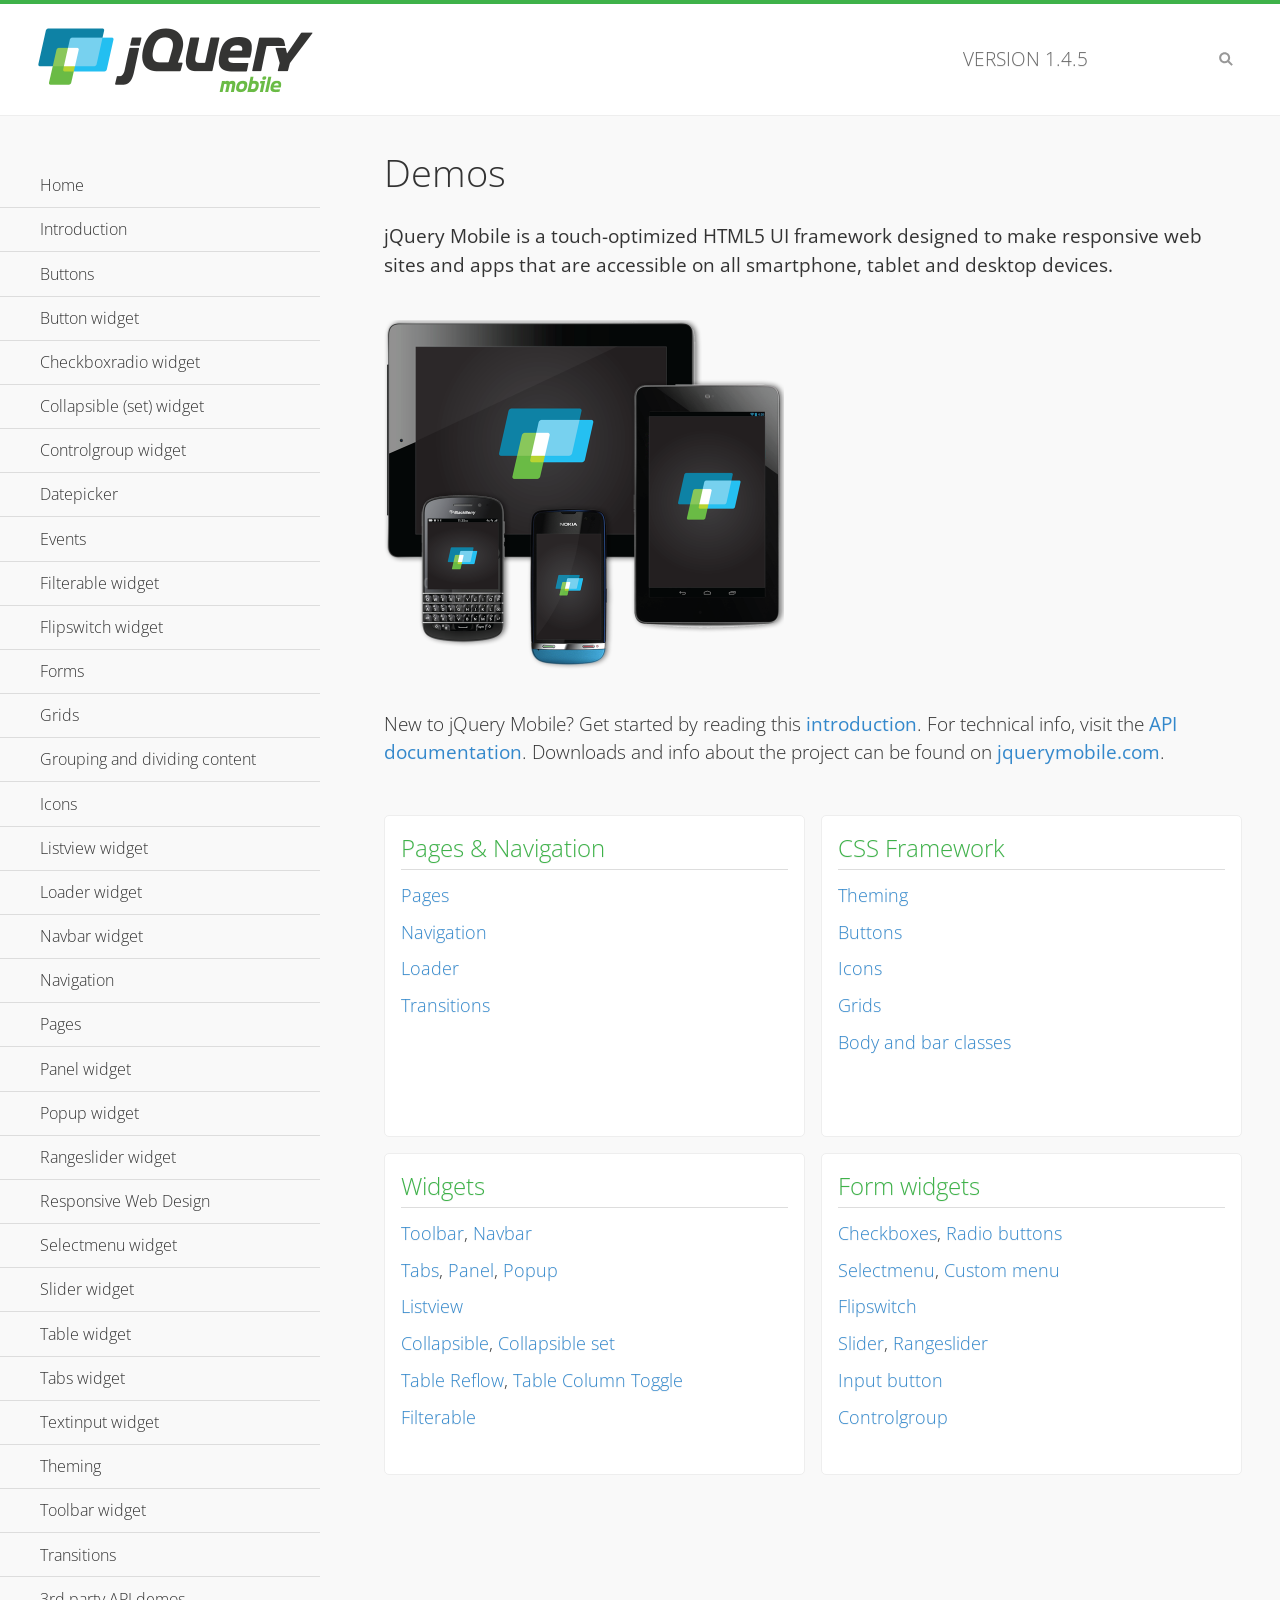
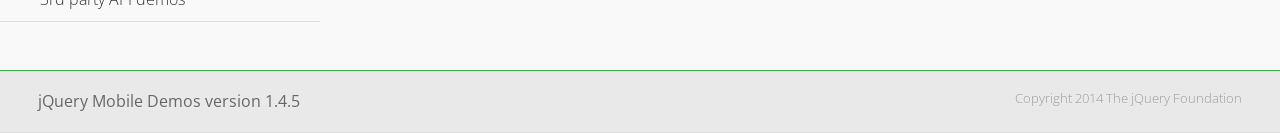
<file: node/publicConfig/jquery.mobile-1.4.5/demos/index.html>
<!DOCTYPE html>
<html>
<head>
	<meta charset="utf-8">
	<meta name="viewport" content="width=device-width, initial-scale=1">
	<title>jQuery Mobile Demos</title>
	<link rel="shortcut icon" href="favicon.ico">
	<link rel="stylesheet" href="css/themes/default/jquery.mobile-1.4.5.min.css">
	<link rel="stylesheet" href="_assets/css/jqm-demos.css">
    <link rel="stylesheet" href="http://fonts.googleapis.com/css?family=Open+Sans:300,400,700">
	<script src="js/jquery.js"></script>
	<script src="_assets/js/index.js"></script>
	<script src="js/jquery.mobile-1.4.5.min.js"></script>
</head>
<body>
<div data-role="page" class="jqm-demos jqm-home">

	<div data-role="header" class="jqm-header">
		<h2><img src="_assets/img/jquery-logo.png" alt="jQuery Mobile"></h2>
		<p>Version <span class="jqm-version"></span></p>
		<a href="#" class="jqm-navmenu-link ui-btn ui-btn-icon-notext ui-corner-all ui-icon-bars ui-nodisc-icon ui-alt-icon ui-btn-left">Menu</a>
		<a href="#" class="jqm-search-link ui-btn ui-btn-icon-notext ui-corner-all ui-icon-search ui-nodisc-icon ui-alt-icon ui-btn-right">Search</a>
	</div><!-- /header -->

	<div role="main" class="ui-content jqm-content">

		<h1>Demos</h1>

		<p><strong>jQuery Mobile is a touch-optimized HTML5 UI framework designed to make responsive web sites and apps that are accessible on all smartphone, tablet and desktop devices.</strong></p>

		<img src="_assets/img/devices.png">

		<p>New to jQuery Mobile? Get started by reading this <a href="intro/" data-ajax="false">introduction</a>. For technical info, visit the <a href="http://api.jquerymobile.com" title="jQuery Mobile API documentation" target="_blank">API documentation</a>. Downloads and info about the project can be found on <a href="http://jquerymobile.com" title="jQuery Mobile web site" target="_blank">jquerymobile.com</a>.</p>

        <div class="ui-grid-a ui-responsive">
        	<div class="ui-block-a">
        		<div class="jqm-block-content">
        			<h3>Pages &amp; Navigation</h3>

        			<p><a href="pages/" data-ajax="false">Pages</a></p>
        			<p><a href="navigation/" data-ajax="false">Navigation</a></p>
        			<p><a href="loader/" data-ajax="false">Loader</a></p>
        			<p><a href="transitions/" data-ajax="false">Transitions</a></p>
        		</div>
        	</div>
        	<div class="ui-block-b">
        		<div class="jqm-block-content">
        			<h3>CSS Framework</h3>

        			<p><a href="theme-default/" data-ajax="false">Theming</a></p>
        			<p><a href="button-markup/" data-ajax="false">Buttons</a></p>
        			<p><a href="icons/" data-ajax="false">Icons</a></p>
        			<p><a href="grids/" data-ajax="false">Grids</a></p>
        			<p><a href="../body-bar-classes/" data-ajax="false">Body and bar classes</a></p>
        		</div>
        	</div>        	
        	<div class="ui-block-a">
        		<div class="jqm-block-content">
        			<h3>Widgets</h3>

        			<p><a href="toolbar/" data-ajax="false">Toolbar</a>, <a href="navbar/" data-ajax="false">Navbar</a></p>
        			<p><a href="tabs/" data-ajax="false">Tabs</a>, <a href="panel/" data-ajax="false">Panel</a>, <a href="popup/" data-ajax="false">Popup</a></p>
        			<p><a href="listview/" data-ajax="false">Listview</a></p>
        			<p><a href="collapsible/" data-ajax="false">Collapsible</a>, <a href="collapsibleset/" data-ajax="false">Collapsible set</a></p>
        			<p><a href="table-reflow/" data-ajax="false">Table Reflow</a>, <a href="table-column-toggle/" data-ajax="false">Table Column Toggle</a></p>
        			<p><a href="filterable/" data-ajax="false">Filterable</a></p>
        		</div>
        	</div>
        	<div class="ui-block-b">
        		<div class="jqm-block-content">
        			<h3>Form widgets</h3>

        			<p><a href="checkboxradio-checkbox/" data-ajax="false">Checkboxes</a>, <a href="checkboxradio-radio/" data-ajax="false">Radio buttons</a></p>
        			<p><a href="selectmenu/" data-ajax="false">Selectmenu</a>, <a href="selectmenu-custom/" data-ajax="false">Custom menu</a></p>
        			<p><a href="flipswitch/" data-ajax="false">Flipswitch</a></p>
        			<p><a href="slider/" data-ajax="false">Slider</a>, <a href="rangeslider/" data-ajax="false">Rangeslider</a></p>
        			<p><a href="button/" data-ajax="false">Input button</a></p>
        			<p><a href="controlgroup/" data-ajax="false">Controlgroup</a></p>
        		</div>
        	</div>
        </div>

	</div><!-- /content -->
	    <div data-role="panel" class="jqm-navmenu-panel" data-position="left" data-display="overlay" data-theme="a">
	    	<ul class="jqm-list ui-alt-icon ui-nodisc-icon">
<li data-filtertext="demos homepage" data-icon="home"><a href=".././">Home</a></li>
<li data-filtertext="introduction overview getting started"><a href="../intro/" data-ajax="false">Introduction</a></li>
<li data-filtertext="buttons button markup buttonmarkup method anchor link button element"><a href="../button-markup/" data-ajax="false">Buttons</a></li>
<li data-filtertext="form button widget input button submit reset"><a href="../button/" data-ajax="false">Button widget</a></li>
<li data-role="collapsible" data-enhanced="true" data-collapsed-icon="carat-d" data-expanded-icon="carat-u" data-iconpos="right" data-inset="false" class="ui-collapsible ui-collapsible-themed-content ui-collapsible-collapsed">
	<h3 class="ui-collapsible-heading ui-collapsible-heading-collapsed">
		<a href="#" class="ui-collapsible-heading-toggle ui-btn ui-btn-icon-right ui-btn-inherit ui-icon-carat-d">
		    Checkboxradio widget<span class="ui-collapsible-heading-status"> click to expand contents</span>
		</a>
	</h3>
	<div class="ui-collapsible-content ui-body-inherit ui-collapsible-content-collapsed" aria-hidden="true">
		<ul>
			<li data-filtertext="form checkboxradio widget checkbox input checkboxes controlgroups"><a href="../checkboxradio-checkbox/" data-ajax="false">Checkboxes</a></li>
			<li data-filtertext="form checkboxradio widget radio input radio buttons controlgroups"><a href="../checkboxradio-radio/" data-ajax="false">Radio buttons</a></li>
		</ul>
	</div>
</li>
<li data-role="collapsible" data-enhanced="true" data-collapsed-icon="carat-d" data-expanded-icon="carat-u" data-iconpos="right" data-inset="false" class="ui-collapsible ui-collapsible-themed-content ui-collapsible-collapsed">
	<h3 class="ui-collapsible-heading ui-collapsible-heading-collapsed">
		<a href="#" class="ui-collapsible-heading-toggle ui-btn ui-btn-icon-right ui-btn-inherit ui-icon-carat-d">
			Collapsible (set) widget<span class="ui-collapsible-heading-status"> click to expand contents</span>
		</a>
	</h3>
	<div class="ui-collapsible-content ui-body-inherit ui-collapsible-content-collapsed" aria-hidden="true">
		<ul>
			<li data-filtertext="collapsibles content formatting"><a href="../collapsible/" data-ajax="false">Collapsible</a></li>
			<li data-filtertext="dynamic collapsible set accordion append expand"><a href="../collapsible-dynamic/" data-ajax="false">Dynamic collapsibles</a></li>
			<li data-filtertext="accordions collapsible set widget content formatting grouped collapsibles"><a href="../collapsibleset/" data-ajax="false">Collapsible set</a></li>
		</ul>
	</div>
</li>
<li data-role="collapsible" data-enhanced="true" data-collapsed-icon="carat-d" data-expanded-icon="carat-u" data-iconpos="right" data-inset="false" class="ui-collapsible ui-collapsible-themed-content ui-collapsible-collapsed">
	<h3 class="ui-collapsible-heading ui-collapsible-heading-collapsed">
		<a href="#" class="ui-collapsible-heading-toggle ui-btn ui-btn-icon-right ui-btn-inherit ui-icon-carat-d">
			Controlgroup widget<span class="ui-collapsible-heading-status"> click to expand contents</span>
		</a>
	</h3>
	<div class="ui-collapsible-content ui-body-inherit ui-collapsible-content-collapsed" aria-hidden="true">
		<ul>
			<li data-filtertext="controlgroups selectmenu checkboxradio input grouped buttons horizontal vertical"><a href="../controlgroup/" data-ajax="false">Controlgroup</a></li>
			<li data-filtertext="dynamic controlgroup dynamically add buttons"><a href="../controlgroup-dynamic/" data-ajax="false">Dynamic controlgroups</a></li>
		</ul>
	</div>
</li>
<li data-filtertext="form datepicker widget date input"><a href="../datepicker/" data-ajax="false">Datepicker</a></li>
<li data-role="collapsible" data-enhanced="true" data-collapsed-icon="carat-d" data-expanded-icon="carat-u" data-iconpos="right" data-inset="false" class="ui-collapsible ui-collapsible-themed-content ui-collapsible-collapsed">
	<h3 class="ui-collapsible-heading ui-collapsible-heading-collapsed">
		<a href="#" class="ui-collapsible-heading-toggle ui-btn ui-btn-icon-right ui-btn-inherit ui-icon-carat-d">
			Events<span class="ui-collapsible-heading-status"> click to expand contents</span>
		</a>
	</h3>
	<div class="ui-collapsible-content ui-body-inherit ui-collapsible-content-collapsed" aria-hidden="true">
		<ul>
			<li data-filtertext="swipe to delete list items listviews swipe events"><a href="../swipe-list/" data-ajax="false">Swipe list items</a></li>
			<li data-filtertext="swipe to navigate swipe page navigation swipe events"><a href="../swipe-page/" data-ajax="false">Swipe page navigation</a></li>
		</ul>
	</div>
</li>
<li data-filtertext="filterable filter elements sorting searching listview table"><a href="../filterable/" data-ajax="false">Filterable widget</a></li>
<li data-filtertext="form flipswitch widget flip toggle switch binary select checkbox input"><a href="../flipswitch/" data-ajax="false">Flipswitch widget</a></li>
<li data-role="collapsible" data-enhanced="true" data-collapsed-icon="carat-d" data-expanded-icon="carat-u" data-iconpos="right" data-inset="false" class="ui-collapsible ui-collapsible-themed-content ui-collapsible-collapsed">
	<h3 class="ui-collapsible-heading ui-collapsible-heading-collapsed">
		<a href="#" class="ui-collapsible-heading-toggle ui-btn ui-btn-icon-right ui-btn-inherit ui-icon-carat-d">
			Forms<span class="ui-collapsible-heading-status"> click to expand contents</span>
		</a>
	</h3>
	<div class="ui-collapsible-content ui-body-inherit ui-collapsible-content-collapsed" aria-hidden="true">
		<ul>
			<li data-filtertext="forms text checkbox radio range button submit reset inputs selects textarea slider flipswitch label form elements"><a href="../forms/" data-ajax="false">Forms</a></li>
			<li data-filtertext="form hide labels hidden accessible ui-hidden-accessible forms"><a href="../forms-label-hidden-accessible/" data-ajax="false">Hide labels</a></li>
			<li data-filtertext="form field containers fieldcontain ui-field-contain forms"><a href="../forms-field-contain/" data-ajax="false">Field containers</a></li>
			<li data-filtertext="forms disabled form elements"><a href="../forms-disabled/" data-ajax="false">Forms disabled</a></li>
			<li data-filtertext="forms gallery examples overview forms text checkbox radio range button submit reset inputs selects textarea slider flipswitch label form elements"><a href="../forms-gallery/" data-ajax="false">Forms gallery</a></li>
		</ul>
	</div>
</li>
<li data-role="collapsible" data-enhanced="true" data-collapsed-icon="carat-d" data-expanded-icon="carat-u" data-iconpos="right" data-inset="false" class="ui-collapsible ui-collapsible-themed-content ui-collapsible-collapsed">
	<h3 class="ui-collapsible-heading ui-collapsible-heading-collapsed">
		<a href="#" class="ui-collapsible-heading-toggle ui-btn ui-btn-icon-right ui-btn-inherit ui-icon-carat-d">
			Grids<span class="ui-collapsible-heading-status"> click to expand contents</span>
		</a>
	</h3>
	<div class="ui-collapsible-content ui-body-inherit ui-collapsible-content-collapsed" aria-hidden="true">
		<ul>
			<li data-filtertext="grids columns blocks content formatting rwd responsive css framework"><a href="../grids/" data-ajax="false">Grids</a></li>
			<li data-filtertext="buttons in grids css framework"><a href="../grids-buttons/" data-ajax="false">Buttons in grids</a></li>
			<li data-filtertext="custom responsive grids rwd css framework"><a href="../grids-custom-responsive/" data-ajax="false">Custom responsive grids</a></li>
		</ul>
	</div>
</li>
<li data-filtertext="blocks content formatting sections heading"><a href="../body-bar-classes/" data-ajax="false">Grouping and dividing content</a></li>
<li data-role="collapsible" data-enhanced="true" data-collapsed-icon="carat-d" data-expanded-icon="carat-u" data-iconpos="right" data-inset="false" class="ui-collapsible ui-collapsible-themed-content ui-collapsible-collapsed">
	<h3 class="ui-collapsible-heading ui-collapsible-heading-collapsed">
		<a href="#" class="ui-collapsible-heading-toggle ui-btn ui-btn-icon-right ui-btn-inherit ui-icon-carat-d">
			Icons<span class="ui-collapsible-heading-status"> click to expand contents</span>
		</a>
	</h3>
	<div class="ui-collapsible-content ui-body-inherit ui-collapsible-content-collapsed" aria-hidden="true">
		<ul>
			<li data-filtertext="button icons svg disc alt custom icon position"><a href="../icons/" data-ajax="false">Icons</a></li>
			<li data-filtertext=""><a href="../icons-grunticon/" data-ajax="false">Grunticon loader</a></li>
		</ul>
	</div>
</li>
<li data-role="collapsible" data-enhanced="true" data-collapsed-icon="carat-d" data-expanded-icon="carat-u" data-iconpos="right" data-inset="false" class="ui-collapsible ui-collapsible-themed-content ui-collapsible-collapsed">
	<h3 class="ui-collapsible-heading ui-collapsible-heading-collapsed">
		<a href="#" class="ui-collapsible-heading-toggle ui-btn ui-btn-icon-right ui-btn-inherit ui-icon-carat-d">
			Listview widget<span class="ui-collapsible-heading-status"> click to expand contents</span>
		</a>
	</h3>
	<div class="ui-collapsible-content ui-body-inherit ui-collapsible-content-collapsed" aria-hidden="true">
		<ul>
			<li data-filtertext="listview widget thumbnails icons nested split button collapsible ul ol"><a href="../listview/" data-ajax="false">Listview</a></li>
			<li data-filtertext="autocomplete filterable reveal listview filtertextbeforefilter placeholder"><a href="../listview-autocomplete/" data-ajax="false">Listview autocomplete</a></li>
			<li data-filtertext="autocomplete filterable reveal listview remote data filtertextbeforefilter placeholder"><a href="../listview-autocomplete-remote/" data-ajax="false">Listview autocomplete remote data</a></li>
			<li data-filtertext="autodividers anchor jump scroll linkbars listview lists ul ol"><a href="../listview-autodividers-linkbar/" data-ajax="false">Listview autodividers linkbar</a></li>
			<li data-filtertext="listview autodividers selector autodividersselector lists ul ol"><a href="../listview-autodividers-selector/" data-ajax="false">Listview autodividers selector</a></li>
			<li data-filtertext="listview nested list items"><a href="../listview-nested-lists/" data-ajax="false">Nested Listviews</a></li>
			<li data-filtertext="listview collapsible list items flat"><a href="../listview-collapsible-item-flat/" data-ajax="false">Listview collapsible list items (flat)</a></li>
			<li data-filtertext="listview collapsible list indented"><a href="../listview-collapsible-item-indented/" data-ajax="false">Listview collapsible list items (indented)</a></li>
			<li data-filtertext="grid listview responsive grids responsive listviews lists ul"><a href="../listview-grid/" data-ajax="false">Listview responsive grid</a></li>
		</ul>
	</div>
</li>
<li data-filtertext="loader widget page loading navigation overlay spinner"><a href="../loader/" data-ajax="false">Loader widget</a></li>
<li data-filtertext="navbar widget navmenu toolbars header footer"><a href="../navbar/" data-ajax="false">Navbar widget</a></li>
<li data-role="collapsible" data-enhanced="true" data-collapsed-icon="carat-d" data-expanded-icon="carat-u" data-iconpos="right" data-inset="false" class="ui-collapsible ui-collapsible-themed-content ui-collapsible-collapsed">
	<h3 class="ui-collapsible-heading ui-collapsible-heading-collapsed">
		<a href="#" class="ui-collapsible-heading-toggle ui-btn ui-btn-icon-right ui-btn-inherit ui-icon-carat-d">
			Navigation<span class="ui-collapsible-heading-status"> click to expand contents</span>
		</a>
	</h3>
	<div class="ui-collapsible-content ui-body-inherit ui-collapsible-content-collapsed" aria-hidden="true">
		<ul>
			<li data-filtertext="ajax navigation navigate widget history event method"><a href="../navigation/" data-ajax="false">Navigation</a></li>
			<li data-filtertext="linking pages page links navigation ajax prefetch cache"><a href="../navigation-linking-pages/" data-ajax="false">Linking pages</a></li>
			<!-- <li data-filtertext="php redirect server redirection server-side navigation"><a href="../navigation-php-redirect/" data-ajax="false">PHP redirect demo</a></li>-->
			<li data-filtertext="navigation redirection hash query"><a href="../navigation-hash-processing/" data-ajax="false">Hash processing demo</a></li>
			<li data-filtertext="navigation redirection hash query"><a href="../page-events/" data-ajax="false">Page Navigation Events</a></li>
		</ul>
	</div>
</li>
<li data-role="collapsible" data-enhanced="true" data-collapsed-icon="carat-d" data-expanded-icon="carat-u" data-iconpos="right" data-inset="false" class="ui-collapsible ui-collapsible-themed-content ui-collapsible-collapsed">
	<h3 class="ui-collapsible-heading ui-collapsible-heading-collapsed">
		<a href="#" class="ui-collapsible-heading-toggle ui-btn ui-btn-icon-right ui-btn-inherit ui-icon-carat-d">
			Pages<span class="ui-collapsible-heading-status"> click to expand contents</span>
		</a>
	</h3>
	<div class="ui-collapsible-content ui-body-inherit ui-collapsible-content-collapsed" aria-hidden="true">
		<ul>
			<li data-filtertext="pages page widget ajax navigation"><a href="../pages/" data-ajax="false">Pages</a></li>
			<li data-filtertext="single page"><a href="../pages-single-page/" data-ajax="false">Single page</a></li>
			<li data-filtertext="multipage multi-page page"><a href="../pages-multi-page/" data-ajax="false">Multi-page template</a></li>
			<li data-filtertext="dialog page widget modal popup"><a href="../pages-dialog/" data-ajax="false">Dialog page</a></li>
		</ul>
	</div>
</li>
<li data-role="collapsible" data-enhanced="true" data-collapsed-icon="carat-d" data-expanded-icon="carat-u" data-iconpos="right" data-inset="false" class="ui-collapsible ui-collapsible-themed-content ui-collapsible-collapsed">
	<h3 class="ui-collapsible-heading ui-collapsible-heading-collapsed">
		<a href="#" class="ui-collapsible-heading-toggle ui-btn ui-btn-icon-right ui-btn-inherit ui-icon-carat-d">
			Panel widget<span class="ui-collapsible-heading-status"> click to expand contents</span>
		</a>
	</h3>
	<div class="ui-collapsible-content ui-body-inherit ui-collapsible-content-collapsed" aria-hidden="true">
		<ul>
			<li data-filtertext="panel widget sliding panels reveal push overlay responsive"><a href="../panel/" data-ajax="false">Panel</a></li>
			<li data-filtertext=""><a href="../panel-external/" data-ajax="false">External panels</a></li>
			<li data-filtertext="panel "><a href="../panel-fixed/" data-ajax="false">Fixed panels</a></li>
			<li data-filtertext="panel slide panels sliding panels shadow rwd responsive breakpoint"><a href="../panel-responsive/" data-ajax="false">Panels responsive</a></li>
			<li data-filtertext="panel custom style custom panel width reveal shadow listview panel styling page background wrapper"><a href="../panel-styling/" data-ajax="false">Custom panel style</a></li>
			<li data-filtertext="panel open on swipe"><a href="../panel-swipe-open/" data-ajax="false">Panel open on swipe</a></li>
			<li data-filtertext="panels outside page internal external toolbars"><a href="../panel-external-internal/" data-ajax="false">Panel external and internal</a></li>
		</ul>
	</div>
</li>
<li data-role="collapsible" data-enhanced="true" data-collapsed-icon="carat-d" data-expanded-icon="carat-u" data-iconpos="right" data-inset="false" class="ui-collapsible ui-collapsible-themed-content ui-collapsible-collapsed">
	<h3 class="ui-collapsible-heading ui-collapsible-heading-collapsed">
		<a href="#" class="ui-collapsible-heading-toggle ui-btn ui-btn-icon-right ui-btn-inherit ui-icon-carat-d">
			Popup widget<span class="ui-collapsible-heading-status"> click to expand contents</span>
		</a>
	</h3>
	<div class="ui-collapsible-content ui-body-inherit ui-collapsible-content-collapsed" aria-hidden="true">
		<ul>
			<li data-filtertext="popup widget popups dialog modal transition tooltip lightbox form overlay screen flip pop fade transition"><a href="../popup/" data-ajax="false">Popup</a></li>
			<li data-filtertext="popup alignment position"><a href="../popup-alignment/" data-ajax="false">Popup alignment</a></li>
			<li data-filtertext="popup arrow size popups popover"><a href="../popup-arrow-size/" data-ajax="false">Popup arrow size</a></li>
			<li data-filtertext="dynamic popups popup images lightbox"><a href="../popup-dynamic/" data-ajax="false">Dynamic popups</a></li>
			<li data-filtertext="popups with iframes scaling"><a href="../popup-iframe/" data-ajax="false">Popups with iframes</a></li>
			<li data-filtertext="popup image scaling"><a href="../popup-image-scaling/" data-ajax="false">Popup image scaling</a></li>
			<li data-filtertext="external popup outside multi-page"><a href="../popup-outside-multipage/" data-ajax="false">Popup outside multi-page</a></li>
		</ul>
	</div>
</li>
<li data-filtertext="form rangeslider widget dual sliders dual handle sliders range input"><a href="../rangeslider/" data-ajax="false">Rangeslider widget</a></li>
<li data-filtertext="responsive web design rwd adaptive progressive enhancement PE accessible mobile breakpoints media query media queries"><a href="../rwd/" data-ajax="false">Responsive Web Design</a></li>
<li data-role="collapsible" data-enhanced="true" data-collapsed-icon="carat-d" data-expanded-icon="carat-u" data-iconpos="right" data-inset="false" class="ui-collapsible ui-collapsible-themed-content ui-collapsible-collapsed">
	<h3 class="ui-collapsible-heading ui-collapsible-heading-collapsed">
		<a href="#" class="ui-collapsible-heading-toggle ui-btn ui-btn-icon-right ui-btn-inherit ui-icon-carat-d">
			Selectmenu widget<span class="ui-collapsible-heading-status"> click to expand contents</span>
		</a>
	</h3>
	<div class="ui-collapsible-content ui-body-inherit ui-collapsible-content-collapsed" aria-hidden="true">
		<ul>
			<li data-filtertext="form selectmenu widget select input custom select menu selects"><a href="../selectmenu/" data-ajax="false">Selectmenu</a></li>
			<li data-filtertext="form custom select menu selectmenu widget custom menu option optgroup multiple selects"><a href="../selectmenu-custom/" data-ajax="false">Custom select menu</a></li>
			<li data-filtertext="filterable select filter popup dialog"><a href="../selectmenu-custom-filter/" data-ajax="false">Custom select menu with filter</a></li>
		</ul>
	</div>
</li>
<li data-role="collapsible" data-enhanced="true" data-collapsed-icon="carat-d" data-expanded-icon="carat-u" data-iconpos="right" data-inset="false" class="ui-collapsible ui-collapsible-themed-content ui-collapsible-collapsed">
	<h3 class="ui-collapsible-heading ui-collapsible-heading-collapsed">
		<a href="#" class="ui-collapsible-heading-toggle ui-btn ui-btn-icon-right ui-btn-inherit ui-icon-carat-d">
			Slider widget<span class="ui-collapsible-heading-status"> click to expand contents</span>
		</a>
	</h3>
	<div class="ui-collapsible-content ui-body-inherit ui-collapsible-content-collapsed" aria-hidden="true">
		<ul>
			<li data-filtertext="form slider widget range input single sliders"><a href="../slider/" data-ajax="false">Slider</a></li>
			<li data-filtertext="form slider widget flipswitch slider binary select flip toggle switch"><a href="../slider-flipswitch/" data-ajax="false">Slider flip toggle switch</a></li>
			<li data-filtertext="form slider tooltip handle value input range sliders"><a href="../slider-tooltip/" data-ajax="false">Slider tooltip</a></li>
		</ul>
	</div>
</li>
<li data-role="collapsible" data-enhanced="true" data-collapsed-icon="carat-d" data-expanded-icon="carat-u" data-iconpos="right" data-inset="false" class="ui-collapsible ui-collapsible-themed-content ui-collapsible-collapsed">
	<h3 class="ui-collapsible-heading ui-collapsible-heading-collapsed">
		<a href="#" class="ui-collapsible-heading-toggle ui-btn ui-btn-icon-right ui-btn-inherit ui-icon-carat-d">
			Table widget<span class="ui-collapsible-heading-status"> click to expand contents</span>
		</a>
	</h3>
	<div class="ui-collapsible-content ui-body-inherit ui-collapsible-content-collapsed" aria-hidden="true">
		<ul>
			<li data-filtertext="table widget reflow column toggle th td responsive tables rwd hide show tabular"><a href="../table-column-toggle/" data-ajax="false">Table Column Toggle</a></li>
			<li data-filtertext="table column toggle phone comparison demo"><a href="../table-column-toggle-example/" data-ajax="false">Table Column Toggle demo</a></li>
			<li data-filtertext="responsive tables table column toggle heading groups rwd breakpoint"><a href="../table-column-toggle-heading-groups/" data-ajax="false">Table Column Toggle heading groups</a></li>
			<li data-filtertext="responsive tables table column toggle hide rwd breakpoint customization options"><a href="../table-column-toggle-options/" data-ajax="false">Table Column Toggle options</a></li>
			<li data-filtertext="table reflow th td responsive rwd columns tabular"><a href="../table-reflow/" data-ajax="false">Table Reflow</a></li>
			<li data-filtertext="responsive tables table reflow heading groups rwd breakpoint"><a href="../table-reflow-heading-groups/" data-ajax="false">Table Reflow heading groups</a></li>
			<li data-filtertext="responsive tables table reflow stripes strokes table style"><a href="../table-reflow-stripes-strokes/" data-ajax="false">Table Reflow stripes and strokes</a></li>
			<li data-filtertext="responsive tables table reflow stack custom styles"><a href="../table-reflow-styling/" data-ajax="false">Table Reflow custom styles</a></li>
		</ul>
	</div>
</li>
<li data-filtertext="ui tabs widget"><a href="../tabs/" data-ajax="false">Tabs widget</a></li>
<li data-filtertext="form textinput widget text input textarea number date time tel email file color password"><a href="../textinput/" data-ajax="false">Textinput widget</a></li>
<li data-role="collapsible" data-enhanced="true" data-collapsed-icon="carat-d" data-expanded-icon="carat-u" data-iconpos="right" data-inset="false" class="ui-collapsible ui-collapsible-themed-content ui-collapsible-collapsed">
	<h3 class="ui-collapsible-heading ui-collapsible-heading-collapsed">
		<a href="#" class="ui-collapsible-heading-toggle ui-btn ui-btn-icon-right ui-btn-inherit ui-icon-carat-d">
			Theming<span class="ui-collapsible-heading-status"> click to expand contents</span>
		</a>
	</h3>
	<div class="ui-collapsible-content ui-body-inherit ui-collapsible-content-collapsed" aria-hidden="true">
		<ul>
			<li data-filtertext="default theme swatches theming style css"><a href="../theme-default/" data-ajax="false">Default theme</a></li>
			<li data-filtertext="classic theme old theme swatches theming style css"><a href="../theme-classic/" data-ajax="false">Classic theme</a></li>
		</ul>
	</div>
</li>
<li data-role="collapsible" data-enhanced="true" data-collapsed-icon="carat-d" data-expanded-icon="carat-u" data-iconpos="right" data-inset="false" class="ui-collapsible ui-collapsible-themed-content ui-collapsible-collapsed">
	<h3 class="ui-collapsible-heading ui-collapsible-heading-collapsed">
		<a href="#" class="ui-collapsible-heading-toggle ui-btn ui-btn-icon-right ui-btn-inherit ui-icon-carat-d">
			Toolbar widget<span class="ui-collapsible-heading-status"> click to expand contents</span>
		</a>
	</h3>
	<div class="ui-collapsible-content ui-body-inherit ui-collapsible-content-collapsed" aria-hidden="true">
		<ul>
			<li data-filtertext="toolbar widget header footer toolbars fixed fullscreen external sections"><a href="../toolbar/" data-ajax="false">Toolbar</a></li>
			<li data-filtertext="dynamic toolbars dynamically add toolbar header footer"><a href="../toolbar-dynamic/" data-ajax="false">Dynamic toolbars</a></li>
			<li data-filtertext="external toolbars header footer"><a href="../toolbar-external/" data-ajax="false">External toolbars</a></li>
			<li data-filtertext="fixed toolbars header footer"><a href="../toolbar-fixed/" data-ajax="false">Fixed toolbars</a></li>
			<li data-filtertext="fixed fullscreen toolbars header footer"><a href="../toolbar-fixed-fullscreen/" data-ajax="false">Fullscreen toolbars</a></li>
			<li data-filtertext="external fixed toolbars header footer"><a href="../toolbar-fixed-external/" data-ajax="false">Fixed external toolbars</a></li>
			<li data-filtertext="external persistent toolbars header footer navbar navmenu"><a href="../toolbar-fixed-persistent/" data-ajax="false">Persistent toolbars</a></li>
			<li data-filtertext="external ajax optimized toolbars persistent toolbars header footer navbar"><a href="../toolbar-fixed-persistent-optimized/" data-ajax="false">Ajax optimized toolbars</a></li>
			<li data-filtertext="form in toolbars header footer"><a href="../toolbar-fixed-forms/" data-ajax="false">Form in toolbar</a></li>
		</ul>
	</div>
</li>
<li data-filtertext="page transitions animated pages popup navigation flip slide fade pop"><a href="../transitions/" data-ajax="false">Transitions</a></li>
<li data-role="collapsible" data-enhanced="true" data-collapsed-icon="carat-d" data-expanded-icon="carat-u" data-iconpos="right" data-inset="false" class="ui-collapsible ui-collapsible-themed-content ui-collapsible-collapsed">
	<h3 class="ui-collapsible-heading ui-collapsible-heading-collapsed">
		<a href="#" class="ui-collapsible-heading-toggle ui-btn ui-btn-icon-right ui-btn-inherit ui-icon-carat-d">
			3rd party API demos<span class="ui-collapsible-heading-status"> click to expand contents</span>
		</a>
	</h3>
	<div class="ui-collapsible-content ui-body-inherit ui-collapsible-content-collapsed" aria-hidden="true">
		<ul>
			<li data-filtertext="backbone requirejs navigation router"><a href="../backbone-requirejs/" data-ajax="false">Backbone RequireJS</a></li>
			<li data-filtertext="google maps geolocation demo"><a href="../map-geolocation/" data-ajax="false">Google Maps geolocation</a></li>
			<li data-filtertext="google maps hybrid"><a href="../map-list-toggle/" data-ajax="false">Google Maps list toggle</a></li>
		</ul>
	</div>
</li>



		     </ul>
		</div><!-- /panel -->


	<div data-role="footer" data-position="fixed" data-tap-toggle="false" class="jqm-footer">
		<p>jQuery Mobile Demos version <span class="jqm-version"></span></p>
		<p>Copyright 2014 The jQuery Foundation</p>
	</div><!-- /footer -->
	<!-- TODO: This should become an external panel so we can add input to markup (unique ID) -->
    <div data-role="panel" class="jqm-search-panel" data-position="right" data-display="overlay" data-theme="a">
		<div class="jqm-search">
			<ul class="jqm-list" data-filter-placeholder="Search demos..." data-filter-reveal="true">
<li data-filtertext="demos homepage" data-icon="home"><a href=".././">Home</a></li>
<li data-filtertext="introduction overview getting started"><a href="../intro/" data-ajax="false">Introduction</a></li>
<li data-filtertext="buttons button markup buttonmarkup method anchor link button element"><a href="../button-markup/" data-ajax="false">Buttons</a></li>
<li data-filtertext="form button widget input button submit reset"><a href="../button/" data-ajax="false">Button widget</a></li>
<li data-role="collapsible" data-enhanced="true" data-collapsed-icon="carat-d" data-expanded-icon="carat-u" data-iconpos="right" data-inset="false" class="ui-collapsible ui-collapsible-themed-content ui-collapsible-collapsed">
	<h3 class="ui-collapsible-heading ui-collapsible-heading-collapsed">
		<a href="#" class="ui-collapsible-heading-toggle ui-btn ui-btn-icon-right ui-btn-inherit ui-icon-carat-d">
		    Checkboxradio widget<span class="ui-collapsible-heading-status"> click to expand contents</span>
		</a>
	</h3>
	<div class="ui-collapsible-content ui-body-inherit ui-collapsible-content-collapsed" aria-hidden="true">
		<ul>
			<li data-filtertext="form checkboxradio widget checkbox input checkboxes controlgroups"><a href="../checkboxradio-checkbox/" data-ajax="false">Checkboxes</a></li>
			<li data-filtertext="form checkboxradio widget radio input radio buttons controlgroups"><a href="../checkboxradio-radio/" data-ajax="false">Radio buttons</a></li>
		</ul>
	</div>
</li>
<li data-role="collapsible" data-enhanced="true" data-collapsed-icon="carat-d" data-expanded-icon="carat-u" data-iconpos="right" data-inset="false" class="ui-collapsible ui-collapsible-themed-content ui-collapsible-collapsed">
	<h3 class="ui-collapsible-heading ui-collapsible-heading-collapsed">
		<a href="#" class="ui-collapsible-heading-toggle ui-btn ui-btn-icon-right ui-btn-inherit ui-icon-carat-d">
			Collapsible (set) widget<span class="ui-collapsible-heading-status"> click to expand contents</span>
		</a>
	</h3>
	<div class="ui-collapsible-content ui-body-inherit ui-collapsible-content-collapsed" aria-hidden="true">
		<ul>
			<li data-filtertext="collapsibles content formatting"><a href="../collapsible/" data-ajax="false">Collapsible</a></li>
			<li data-filtertext="dynamic collapsible set accordion append expand"><a href="../collapsible-dynamic/" data-ajax="false">Dynamic collapsibles</a></li>
			<li data-filtertext="accordions collapsible set widget content formatting grouped collapsibles"><a href="../collapsibleset/" data-ajax="false">Collapsible set</a></li>
		</ul>
	</div>
</li>
<li data-role="collapsible" data-enhanced="true" data-collapsed-icon="carat-d" data-expanded-icon="carat-u" data-iconpos="right" data-inset="false" class="ui-collapsible ui-collapsible-themed-content ui-collapsible-collapsed">
	<h3 class="ui-collapsible-heading ui-collapsible-heading-collapsed">
		<a href="#" class="ui-collapsible-heading-toggle ui-btn ui-btn-icon-right ui-btn-inherit ui-icon-carat-d">
			Controlgroup widget<span class="ui-collapsible-heading-status"> click to expand contents</span>
		</a>
	</h3>
	<div class="ui-collapsible-content ui-body-inherit ui-collapsible-content-collapsed" aria-hidden="true">
		<ul>
			<li data-filtertext="controlgroups selectmenu checkboxradio input grouped buttons horizontal vertical"><a href="../controlgroup/" data-ajax="false">Controlgroup</a></li>
			<li data-filtertext="dynamic controlgroup dynamically add buttons"><a href="../controlgroup-dynamic/" data-ajax="false">Dynamic controlgroups</a></li>
		</ul>
	</div>
</li>
<li data-filtertext="form datepicker widget date input"><a href="../datepicker/" data-ajax="false">Datepicker</a></li>
<li data-role="collapsible" data-enhanced="true" data-collapsed-icon="carat-d" data-expanded-icon="carat-u" data-iconpos="right" data-inset="false" class="ui-collapsible ui-collapsible-themed-content ui-collapsible-collapsed">
	<h3 class="ui-collapsible-heading ui-collapsible-heading-collapsed">
		<a href="#" class="ui-collapsible-heading-toggle ui-btn ui-btn-icon-right ui-btn-inherit ui-icon-carat-d">
			Events<span class="ui-collapsible-heading-status"> click to expand contents</span>
		</a>
	</h3>
	<div class="ui-collapsible-content ui-body-inherit ui-collapsible-content-collapsed" aria-hidden="true">
		<ul>
			<li data-filtertext="swipe to delete list items listviews swipe events"><a href="../swipe-list/" data-ajax="false">Swipe list items</a></li>
			<li data-filtertext="swipe to navigate swipe page navigation swipe events"><a href="../swipe-page/" data-ajax="false">Swipe page navigation</a></li>
		</ul>
	</div>
</li>
<li data-filtertext="filterable filter elements sorting searching listview table"><a href="../filterable/" data-ajax="false">Filterable widget</a></li>
<li data-filtertext="form flipswitch widget flip toggle switch binary select checkbox input"><a href="../flipswitch/" data-ajax="false">Flipswitch widget</a></li>
<li data-role="collapsible" data-enhanced="true" data-collapsed-icon="carat-d" data-expanded-icon="carat-u" data-iconpos="right" data-inset="false" class="ui-collapsible ui-collapsible-themed-content ui-collapsible-collapsed">
	<h3 class="ui-collapsible-heading ui-collapsible-heading-collapsed">
		<a href="#" class="ui-collapsible-heading-toggle ui-btn ui-btn-icon-right ui-btn-inherit ui-icon-carat-d">
			Forms<span class="ui-collapsible-heading-status"> click to expand contents</span>
		</a>
	</h3>
	<div class="ui-collapsible-content ui-body-inherit ui-collapsible-content-collapsed" aria-hidden="true">
		<ul>
			<li data-filtertext="forms text checkbox radio range button submit reset inputs selects textarea slider flipswitch label form elements"><a href="../forms/" data-ajax="false">Forms</a></li>
			<li data-filtertext="form hide labels hidden accessible ui-hidden-accessible forms"><a href="../forms-label-hidden-accessible/" data-ajax="false">Hide labels</a></li>
			<li data-filtertext="form field containers fieldcontain ui-field-contain forms"><a href="../forms-field-contain/" data-ajax="false">Field containers</a></li>
			<li data-filtertext="forms disabled form elements"><a href="../forms-disabled/" data-ajax="false">Forms disabled</a></li>
			<li data-filtertext="forms gallery examples overview forms text checkbox radio range button submit reset inputs selects textarea slider flipswitch label form elements"><a href="../forms-gallery/" data-ajax="false">Forms gallery</a></li>
		</ul>
	</div>
</li>
<li data-role="collapsible" data-enhanced="true" data-collapsed-icon="carat-d" data-expanded-icon="carat-u" data-iconpos="right" data-inset="false" class="ui-collapsible ui-collapsible-themed-content ui-collapsible-collapsed">
	<h3 class="ui-collapsible-heading ui-collapsible-heading-collapsed">
		<a href="#" class="ui-collapsible-heading-toggle ui-btn ui-btn-icon-right ui-btn-inherit ui-icon-carat-d">
			Grids<span class="ui-collapsible-heading-status"> click to expand contents</span>
		</a>
	</h3>
	<div class="ui-collapsible-content ui-body-inherit ui-collapsible-content-collapsed" aria-hidden="true">
		<ul>
			<li data-filtertext="grids columns blocks content formatting rwd responsive css framework"><a href="../grids/" data-ajax="false">Grids</a></li>
			<li data-filtertext="buttons in grids css framework"><a href="../grids-buttons/" data-ajax="false">Buttons in grids</a></li>
			<li data-filtertext="custom responsive grids rwd css framework"><a href="../grids-custom-responsive/" data-ajax="false">Custom responsive grids</a></li>
		</ul>
	</div>
</li>
<li data-filtertext="blocks content formatting sections heading"><a href="../body-bar-classes/" data-ajax="false">Grouping and dividing content</a></li>
<li data-role="collapsible" data-enhanced="true" data-collapsed-icon="carat-d" data-expanded-icon="carat-u" data-iconpos="right" data-inset="false" class="ui-collapsible ui-collapsible-themed-content ui-collapsible-collapsed">
	<h3 class="ui-collapsible-heading ui-collapsible-heading-collapsed">
		<a href="#" class="ui-collapsible-heading-toggle ui-btn ui-btn-icon-right ui-btn-inherit ui-icon-carat-d">
			Icons<span class="ui-collapsible-heading-status"> click to expand contents</span>
		</a>
	</h3>
	<div class="ui-collapsible-content ui-body-inherit ui-collapsible-content-collapsed" aria-hidden="true">
		<ul>
			<li data-filtertext="button icons svg disc alt custom icon position"><a href="../icons/" data-ajax="false">Icons</a></li>
			<li data-filtertext=""><a href="../icons-grunticon/" data-ajax="false">Grunticon loader</a></li>
		</ul>
	</div>
</li>
<li data-role="collapsible" data-enhanced="true" data-collapsed-icon="carat-d" data-expanded-icon="carat-u" data-iconpos="right" data-inset="false" class="ui-collapsible ui-collapsible-themed-content ui-collapsible-collapsed">
	<h3 class="ui-collapsible-heading ui-collapsible-heading-collapsed">
		<a href="#" class="ui-collapsible-heading-toggle ui-btn ui-btn-icon-right ui-btn-inherit ui-icon-carat-d">
			Listview widget<span class="ui-collapsible-heading-status"> click to expand contents</span>
		</a>
	</h3>
	<div class="ui-collapsible-content ui-body-inherit ui-collapsible-content-collapsed" aria-hidden="true">
		<ul>
			<li data-filtertext="listview widget thumbnails icons nested split button collapsible ul ol"><a href="../listview/" data-ajax="false">Listview</a></li>
			<li data-filtertext="autocomplete filterable reveal listview filtertextbeforefilter placeholder"><a href="../listview-autocomplete/" data-ajax="false">Listview autocomplete</a></li>
			<li data-filtertext="autocomplete filterable reveal listview remote data filtertextbeforefilter placeholder"><a href="../listview-autocomplete-remote/" data-ajax="false">Listview autocomplete remote data</a></li>
			<li data-filtertext="autodividers anchor jump scroll linkbars listview lists ul ol"><a href="../listview-autodividers-linkbar/" data-ajax="false">Listview autodividers linkbar</a></li>
			<li data-filtertext="listview autodividers selector autodividersselector lists ul ol"><a href="../listview-autodividers-selector/" data-ajax="false">Listview autodividers selector</a></li>
			<li data-filtertext="listview nested list items"><a href="../listview-nested-lists/" data-ajax="false">Nested Listviews</a></li>
			<li data-filtertext="listview collapsible list items flat"><a href="../listview-collapsible-item-flat/" data-ajax="false">Listview collapsible list items (flat)</a></li>
			<li data-filtertext="listview collapsible list indented"><a href="../listview-collapsible-item-indented/" data-ajax="false">Listview collapsible list items (indented)</a></li>
			<li data-filtertext="grid listview responsive grids responsive listviews lists ul"><a href="../listview-grid/" data-ajax="false">Listview responsive grid</a></li>
		</ul>
	</div>
</li>
<li data-filtertext="loader widget page loading navigation overlay spinner"><a href="../loader/" data-ajax="false">Loader widget</a></li>
<li data-filtertext="navbar widget navmenu toolbars header footer"><a href="../navbar/" data-ajax="false">Navbar widget</a></li>
<li data-role="collapsible" data-enhanced="true" data-collapsed-icon="carat-d" data-expanded-icon="carat-u" data-iconpos="right" data-inset="false" class="ui-collapsible ui-collapsible-themed-content ui-collapsible-collapsed">
	<h3 class="ui-collapsible-heading ui-collapsible-heading-collapsed">
		<a href="#" class="ui-collapsible-heading-toggle ui-btn ui-btn-icon-right ui-btn-inherit ui-icon-carat-d">
			Navigation<span class="ui-collapsible-heading-status"> click to expand contents</span>
		</a>
	</h3>
	<div class="ui-collapsible-content ui-body-inherit ui-collapsible-content-collapsed" aria-hidden="true">
		<ul>
			<li data-filtertext="ajax navigation navigate widget history event method"><a href="../navigation/" data-ajax="false">Navigation</a></li>
			<li data-filtertext="linking pages page links navigation ajax prefetch cache"><a href="../navigation-linking-pages/" data-ajax="false">Linking pages</a></li>
			<!-- <li data-filtertext="php redirect server redirection server-side navigation"><a href="../navigation-php-redirect/" data-ajax="false">PHP redirect demo</a></li>-->
			<li data-filtertext="navigation redirection hash query"><a href="../navigation-hash-processing/" data-ajax="false">Hash processing demo</a></li>
			<li data-filtertext="navigation redirection hash query"><a href="../page-events/" data-ajax="false">Page Navigation Events</a></li>
		</ul>
	</div>
</li>
<li data-role="collapsible" data-enhanced="true" data-collapsed-icon="carat-d" data-expanded-icon="carat-u" data-iconpos="right" data-inset="false" class="ui-collapsible ui-collapsible-themed-content ui-collapsible-collapsed">
	<h3 class="ui-collapsible-heading ui-collapsible-heading-collapsed">
		<a href="#" class="ui-collapsible-heading-toggle ui-btn ui-btn-icon-right ui-btn-inherit ui-icon-carat-d">
			Pages<span class="ui-collapsible-heading-status"> click to expand contents</span>
		</a>
	</h3>
	<div class="ui-collapsible-content ui-body-inherit ui-collapsible-content-collapsed" aria-hidden="true">
		<ul>
			<li data-filtertext="pages page widget ajax navigation"><a href="../pages/" data-ajax="false">Pages</a></li>
			<li data-filtertext="single page"><a href="../pages-single-page/" data-ajax="false">Single page</a></li>
			<li data-filtertext="multipage multi-page page"><a href="../pages-multi-page/" data-ajax="false">Multi-page template</a></li>
			<li data-filtertext="dialog page widget modal popup"><a href="../pages-dialog/" data-ajax="false">Dialog page</a></li>
		</ul>
	</div>
</li>
<li data-role="collapsible" data-enhanced="true" data-collapsed-icon="carat-d" data-expanded-icon="carat-u" data-iconpos="right" data-inset="false" class="ui-collapsible ui-collapsible-themed-content ui-collapsible-collapsed">
	<h3 class="ui-collapsible-heading ui-collapsible-heading-collapsed">
		<a href="#" class="ui-collapsible-heading-toggle ui-btn ui-btn-icon-right ui-btn-inherit ui-icon-carat-d">
			Panel widget<span class="ui-collapsible-heading-status"> click to expand contents</span>
		</a>
	</h3>
	<div class="ui-collapsible-content ui-body-inherit ui-collapsible-content-collapsed" aria-hidden="true">
		<ul>
			<li data-filtertext="panel widget sliding panels reveal push overlay responsive"><a href="../panel/" data-ajax="false">Panel</a></li>
			<li data-filtertext=""><a href="../panel-external/" data-ajax="false">External panels</a></li>
			<li data-filtertext="panel "><a href="../panel-fixed/" data-ajax="false">Fixed panels</a></li>
			<li data-filtertext="panel slide panels sliding panels shadow rwd responsive breakpoint"><a href="../panel-responsive/" data-ajax="false">Panels responsive</a></li>
			<li data-filtertext="panel custom style custom panel width reveal shadow listview panel styling page background wrapper"><a href="../panel-styling/" data-ajax="false">Custom panel style</a></li>
			<li data-filtertext="panel open on swipe"><a href="../panel-swipe-open/" data-ajax="false">Panel open on swipe</a></li>
			<li data-filtertext="panels outside page internal external toolbars"><a href="../panel-external-internal/" data-ajax="false">Panel external and internal</a></li>
		</ul>
	</div>
</li>
<li data-role="collapsible" data-enhanced="true" data-collapsed-icon="carat-d" data-expanded-icon="carat-u" data-iconpos="right" data-inset="false" class="ui-collapsible ui-collapsible-themed-content ui-collapsible-collapsed">
	<h3 class="ui-collapsible-heading ui-collapsible-heading-collapsed">
		<a href="#" class="ui-collapsible-heading-toggle ui-btn ui-btn-icon-right ui-btn-inherit ui-icon-carat-d">
			Popup widget<span class="ui-collapsible-heading-status"> click to expand contents</span>
		</a>
	</h3>
	<div class="ui-collapsible-content ui-body-inherit ui-collapsible-content-collapsed" aria-hidden="true">
		<ul>
			<li data-filtertext="popup widget popups dialog modal transition tooltip lightbox form overlay screen flip pop fade transition"><a href="../popup/" data-ajax="false">Popup</a></li>
			<li data-filtertext="popup alignment position"><a href="../popup-alignment/" data-ajax="false">Popup alignment</a></li>
			<li data-filtertext="popup arrow size popups popover"><a href="../popup-arrow-size/" data-ajax="false">Popup arrow size</a></li>
			<li data-filtertext="dynamic popups popup images lightbox"><a href="../popup-dynamic/" data-ajax="false">Dynamic popups</a></li>
			<li data-filtertext="popups with iframes scaling"><a href="../popup-iframe/" data-ajax="false">Popups with iframes</a></li>
			<li data-filtertext="popup image scaling"><a href="../popup-image-scaling/" data-ajax="false">Popup image scaling</a></li>
			<li data-filtertext="external popup outside multi-page"><a href="../popup-outside-multipage/" data-ajax="false">Popup outside multi-page</a></li>
		</ul>
	</div>
</li>
<li data-filtertext="form rangeslider widget dual sliders dual handle sliders range input"><a href="../rangeslider/" data-ajax="false">Rangeslider widget</a></li>
<li data-filtertext="responsive web design rwd adaptive progressive enhancement PE accessible mobile breakpoints media query media queries"><a href="../rwd/" data-ajax="false">Responsive Web Design</a></li>
<li data-role="collapsible" data-enhanced="true" data-collapsed-icon="carat-d" data-expanded-icon="carat-u" data-iconpos="right" data-inset="false" class="ui-collapsible ui-collapsible-themed-content ui-collapsible-collapsed">
	<h3 class="ui-collapsible-heading ui-collapsible-heading-collapsed">
		<a href="#" class="ui-collapsible-heading-toggle ui-btn ui-btn-icon-right ui-btn-inherit ui-icon-carat-d">
			Selectmenu widget<span class="ui-collapsible-heading-status"> click to expand contents</span>
		</a>
	</h3>
	<div class="ui-collapsible-content ui-body-inherit ui-collapsible-content-collapsed" aria-hidden="true">
		<ul>
			<li data-filtertext="form selectmenu widget select input custom select menu selects"><a href="../selectmenu/" data-ajax="false">Selectmenu</a></li>
			<li data-filtertext="form custom select menu selectmenu widget custom menu option optgroup multiple selects"><a href="../selectmenu-custom/" data-ajax="false">Custom select menu</a></li>
			<li data-filtertext="filterable select filter popup dialog"><a href="../selectmenu-custom-filter/" data-ajax="false">Custom select menu with filter</a></li>
		</ul>
	</div>
</li>
<li data-role="collapsible" data-enhanced="true" data-collapsed-icon="carat-d" data-expanded-icon="carat-u" data-iconpos="right" data-inset="false" class="ui-collapsible ui-collapsible-themed-content ui-collapsible-collapsed">
	<h3 class="ui-collapsible-heading ui-collapsible-heading-collapsed">
		<a href="#" class="ui-collapsible-heading-toggle ui-btn ui-btn-icon-right ui-btn-inherit ui-icon-carat-d">
			Slider widget<span class="ui-collapsible-heading-status"> click to expand contents</span>
		</a>
	</h3>
	<div class="ui-collapsible-content ui-body-inherit ui-collapsible-content-collapsed" aria-hidden="true">
		<ul>
			<li data-filtertext="form slider widget range input single sliders"><a href="../slider/" data-ajax="false">Slider</a></li>
			<li data-filtertext="form slider widget flipswitch slider binary select flip toggle switch"><a href="../slider-flipswitch/" data-ajax="false">Slider flip toggle switch</a></li>
			<li data-filtertext="form slider tooltip handle value input range sliders"><a href="../slider-tooltip/" data-ajax="false">Slider tooltip</a></li>
		</ul>
	</div>
</li>
<li data-role="collapsible" data-enhanced="true" data-collapsed-icon="carat-d" data-expanded-icon="carat-u" data-iconpos="right" data-inset="false" class="ui-collapsible ui-collapsible-themed-content ui-collapsible-collapsed">
	<h3 class="ui-collapsible-heading ui-collapsible-heading-collapsed">
		<a href="#" class="ui-collapsible-heading-toggle ui-btn ui-btn-icon-right ui-btn-inherit ui-icon-carat-d">
			Table widget<span class="ui-collapsible-heading-status"> click to expand contents</span>
		</a>
	</h3>
	<div class="ui-collapsible-content ui-body-inherit ui-collapsible-content-collapsed" aria-hidden="true">
		<ul>
			<li data-filtertext="table widget reflow column toggle th td responsive tables rwd hide show tabular"><a href="../table-column-toggle/" data-ajax="false">Table Column Toggle</a></li>
			<li data-filtertext="table column toggle phone comparison demo"><a href="../table-column-toggle-example/" data-ajax="false">Table Column Toggle demo</a></li>
			<li data-filtertext="responsive tables table column toggle heading groups rwd breakpoint"><a href="../table-column-toggle-heading-groups/" data-ajax="false">Table Column Toggle heading groups</a></li>
			<li data-filtertext="responsive tables table column toggle hide rwd breakpoint customization options"><a href="../table-column-toggle-options/" data-ajax="false">Table Column Toggle options</a></li>
			<li data-filtertext="table reflow th td responsive rwd columns tabular"><a href="../table-reflow/" data-ajax="false">Table Reflow</a></li>
			<li data-filtertext="responsive tables table reflow heading groups rwd breakpoint"><a href="../table-reflow-heading-groups/" data-ajax="false">Table Reflow heading groups</a></li>
			<li data-filtertext="responsive tables table reflow stripes strokes table style"><a href="../table-reflow-stripes-strokes/" data-ajax="false">Table Reflow stripes and strokes</a></li>
			<li data-filtertext="responsive tables table reflow stack custom styles"><a href="../table-reflow-styling/" data-ajax="false">Table Reflow custom styles</a></li>
		</ul>
	</div>
</li>
<li data-filtertext="ui tabs widget"><a href="../tabs/" data-ajax="false">Tabs widget</a></li>
<li data-filtertext="form textinput widget text input textarea number date time tel email file color password"><a href="../textinput/" data-ajax="false">Textinput widget</a></li>
<li data-role="collapsible" data-enhanced="true" data-collapsed-icon="carat-d" data-expanded-icon="carat-u" data-iconpos="right" data-inset="false" class="ui-collapsible ui-collapsible-themed-content ui-collapsible-collapsed">
	<h3 class="ui-collapsible-heading ui-collapsible-heading-collapsed">
		<a href="#" class="ui-collapsible-heading-toggle ui-btn ui-btn-icon-right ui-btn-inherit ui-icon-carat-d">
			Theming<span class="ui-collapsible-heading-status"> click to expand contents</span>
		</a>
	</h3>
	<div class="ui-collapsible-content ui-body-inherit ui-collapsible-content-collapsed" aria-hidden="true">
		<ul>
			<li data-filtertext="default theme swatches theming style css"><a href="../theme-default/" data-ajax="false">Default theme</a></li>
			<li data-filtertext="classic theme old theme swatches theming style css"><a href="../theme-classic/" data-ajax="false">Classic theme</a></li>
		</ul>
	</div>
</li>
<li data-role="collapsible" data-enhanced="true" data-collapsed-icon="carat-d" data-expanded-icon="carat-u" data-iconpos="right" data-inset="false" class="ui-collapsible ui-collapsible-themed-content ui-collapsible-collapsed">
	<h3 class="ui-collapsible-heading ui-collapsible-heading-collapsed">
		<a href="#" class="ui-collapsible-heading-toggle ui-btn ui-btn-icon-right ui-btn-inherit ui-icon-carat-d">
			Toolbar widget<span class="ui-collapsible-heading-status"> click to expand contents</span>
		</a>
	</h3>
	<div class="ui-collapsible-content ui-body-inherit ui-collapsible-content-collapsed" aria-hidden="true">
		<ul>
			<li data-filtertext="toolbar widget header footer toolbars fixed fullscreen external sections"><a href="../toolbar/" data-ajax="false">Toolbar</a></li>
			<li data-filtertext="dynamic toolbars dynamically add toolbar header footer"><a href="../toolbar-dynamic/" data-ajax="false">Dynamic toolbars</a></li>
			<li data-filtertext="external toolbars header footer"><a href="../toolbar-external/" data-ajax="false">External toolbars</a></li>
			<li data-filtertext="fixed toolbars header footer"><a href="../toolbar-fixed/" data-ajax="false">Fixed toolbars</a></li>
			<li data-filtertext="fixed fullscreen toolbars header footer"><a href="../toolbar-fixed-fullscreen/" data-ajax="false">Fullscreen toolbars</a></li>
			<li data-filtertext="external fixed toolbars header footer"><a href="../toolbar-fixed-external/" data-ajax="false">Fixed external toolbars</a></li>
			<li data-filtertext="external persistent toolbars header footer navbar navmenu"><a href="../toolbar-fixed-persistent/" data-ajax="false">Persistent toolbars</a></li>
			<li data-filtertext="external ajax optimized toolbars persistent toolbars header footer navbar"><a href="../toolbar-fixed-persistent-optimized/" data-ajax="false">Ajax optimized toolbars</a></li>
			<li data-filtertext="form in toolbars header footer"><a href="../toolbar-fixed-forms/" data-ajax="false">Form in toolbar</a></li>
		</ul>
	</div>
</li>
<li data-filtertext="page transitions animated pages popup navigation flip slide fade pop"><a href="../transitions/" data-ajax="false">Transitions</a></li>
<li data-role="collapsible" data-enhanced="true" data-collapsed-icon="carat-d" data-expanded-icon="carat-u" data-iconpos="right" data-inset="false" class="ui-collapsible ui-collapsible-themed-content ui-collapsible-collapsed">
	<h3 class="ui-collapsible-heading ui-collapsible-heading-collapsed">
		<a href="#" class="ui-collapsible-heading-toggle ui-btn ui-btn-icon-right ui-btn-inherit ui-icon-carat-d">
			3rd party API demos<span class="ui-collapsible-heading-status"> click to expand contents</span>
		</a>
	</h3>
	<div class="ui-collapsible-content ui-body-inherit ui-collapsible-content-collapsed" aria-hidden="true">
		<ul>
			<li data-filtertext="backbone requirejs navigation router"><a href="../backbone-requirejs/" data-ajax="false">Backbone RequireJS</a></li>
			<li data-filtertext="google maps geolocation demo"><a href="../map-geolocation/" data-ajax="false">Google Maps geolocation</a></li>
			<li data-filtertext="google maps hybrid"><a href="../map-list-toggle/" data-ajax="false">Google Maps list toggle</a></li>
		</ul>
	</div>
</li>



			</ul>
		</div>
	</div><!-- /panel -->


</div><!-- /page -->

</body>
</html>
</file>
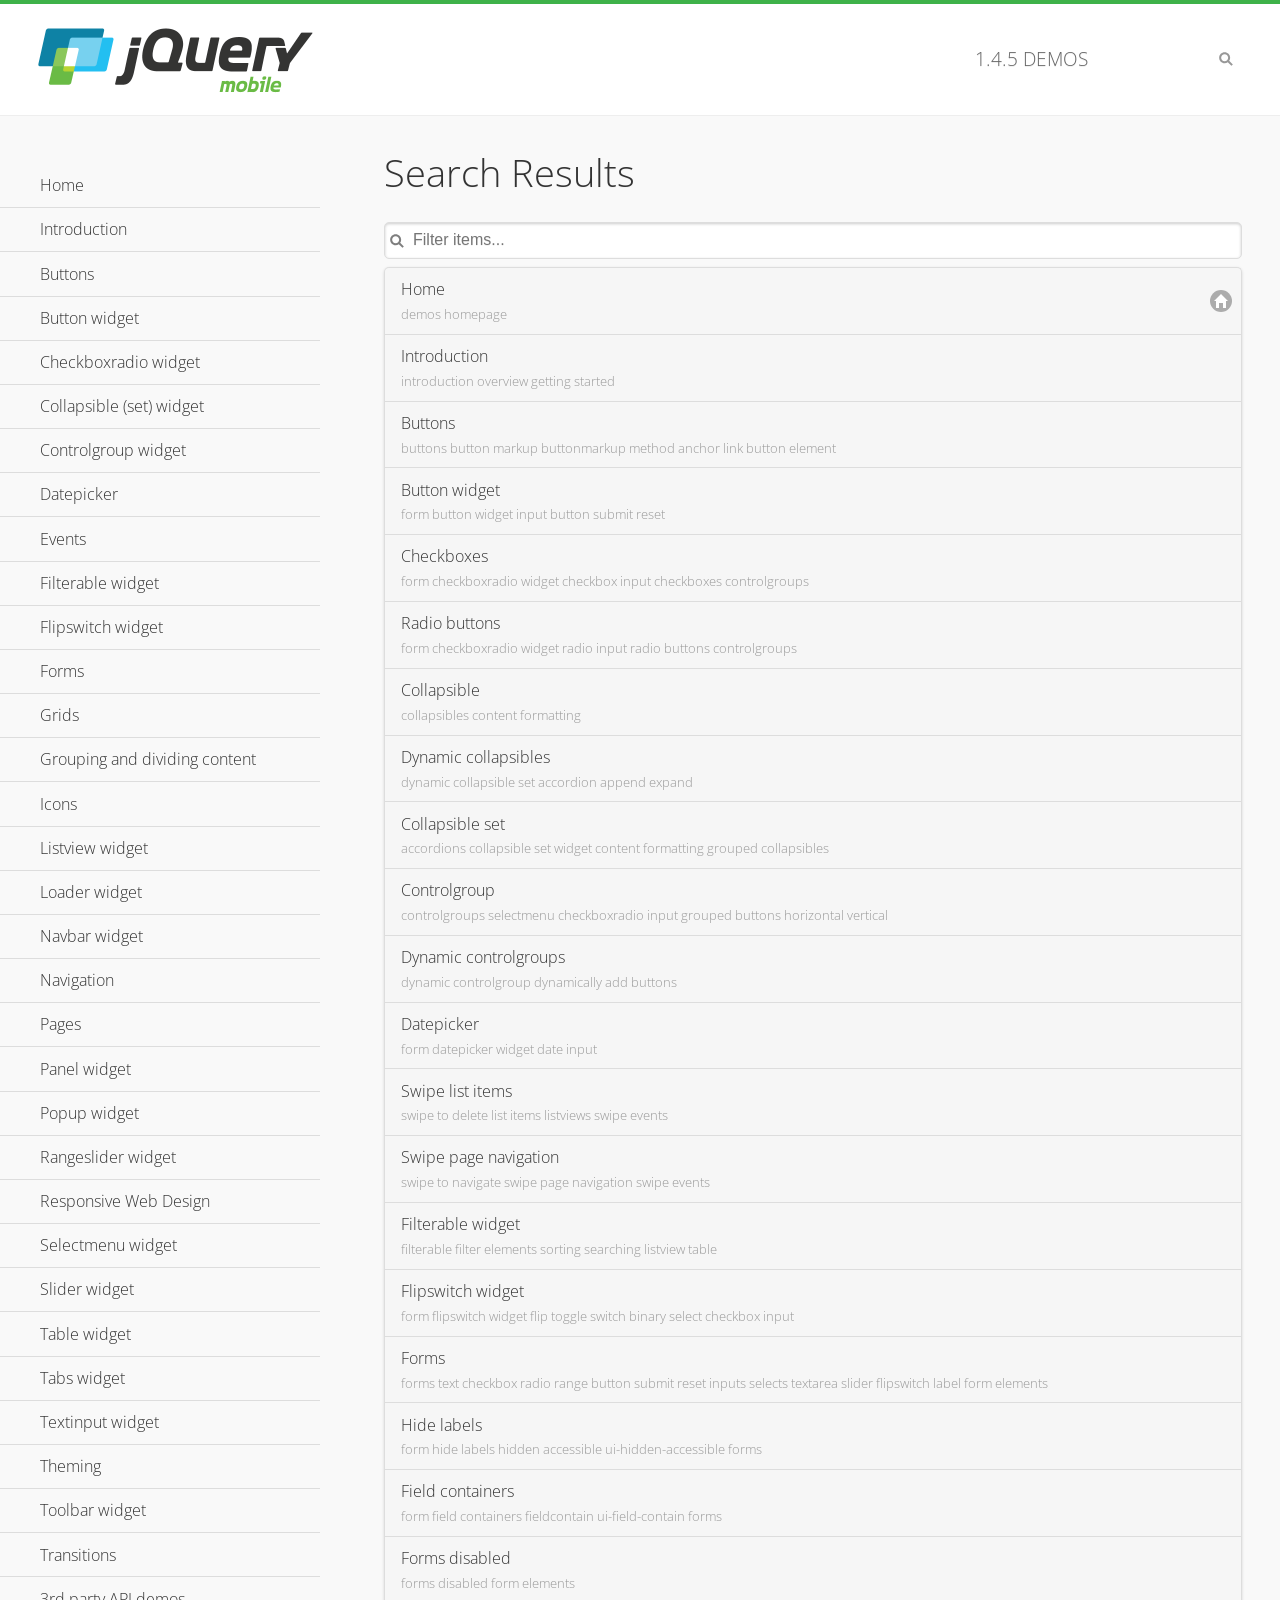
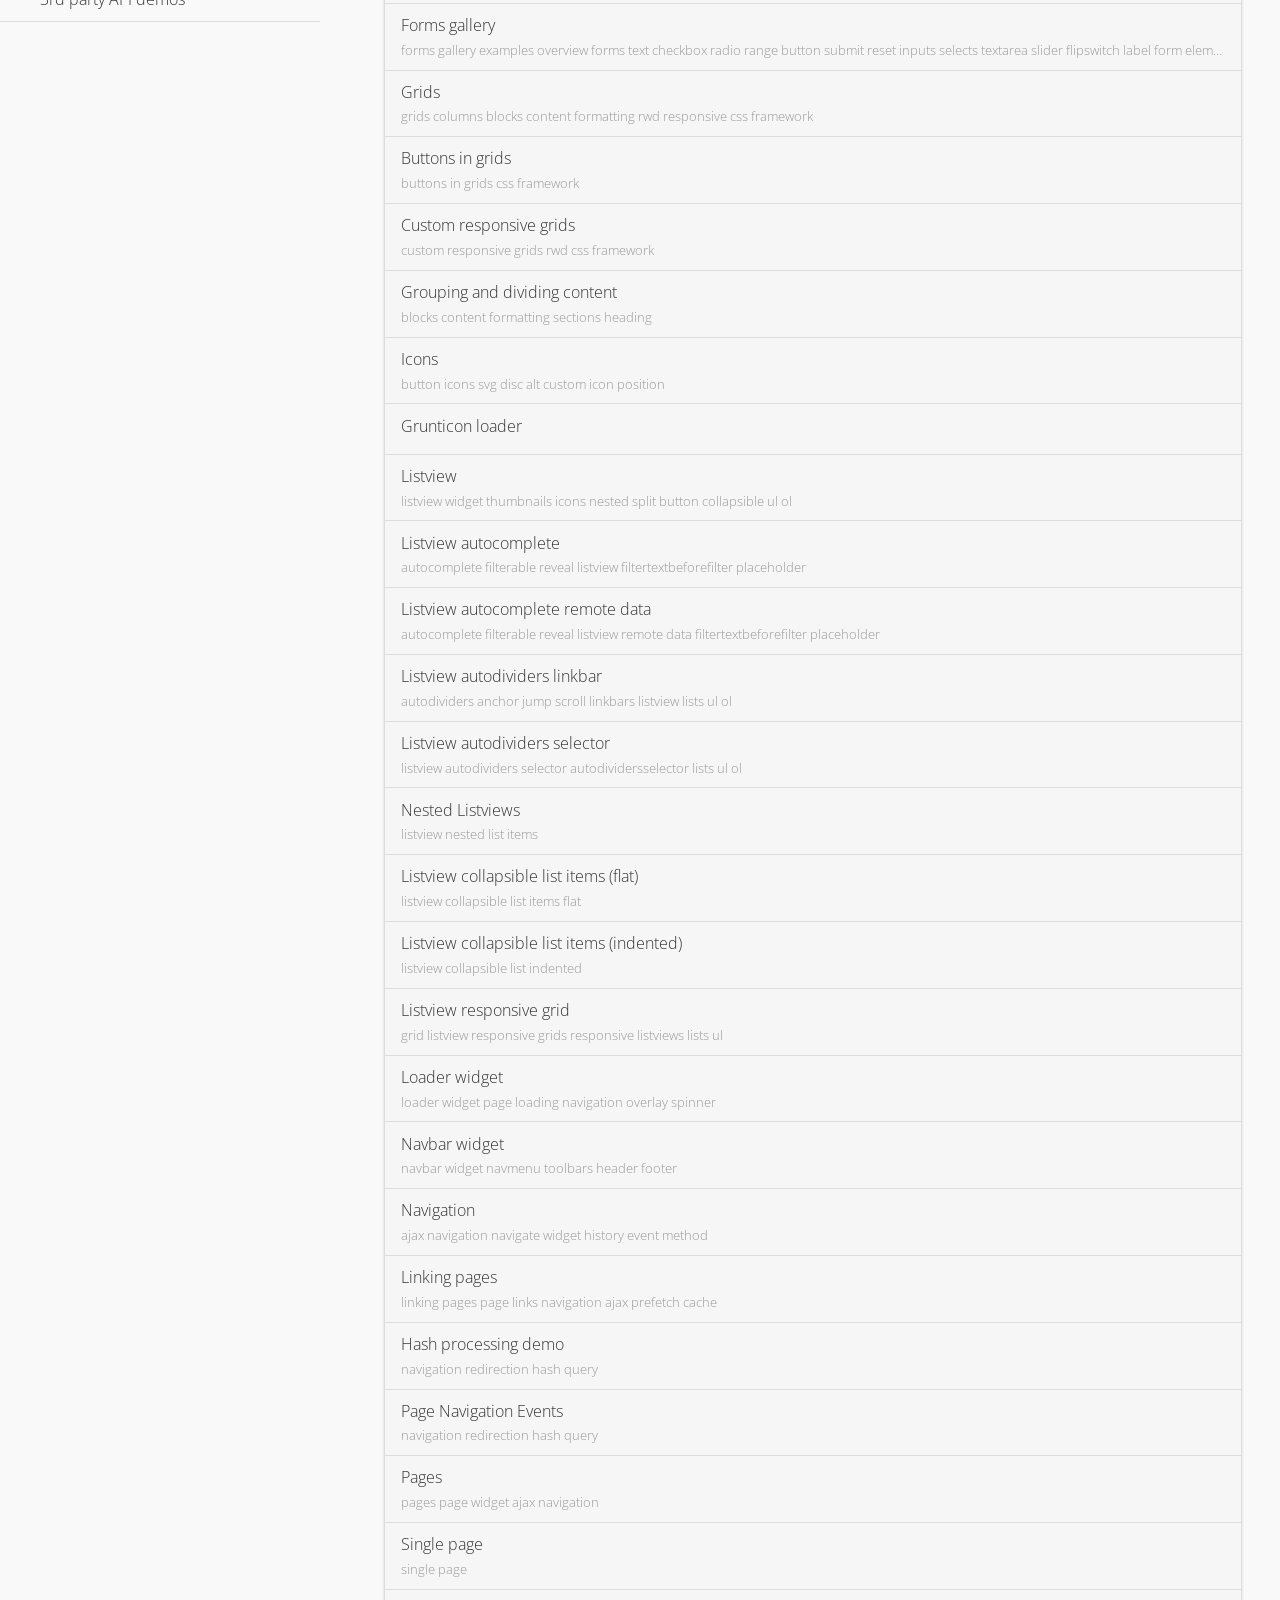
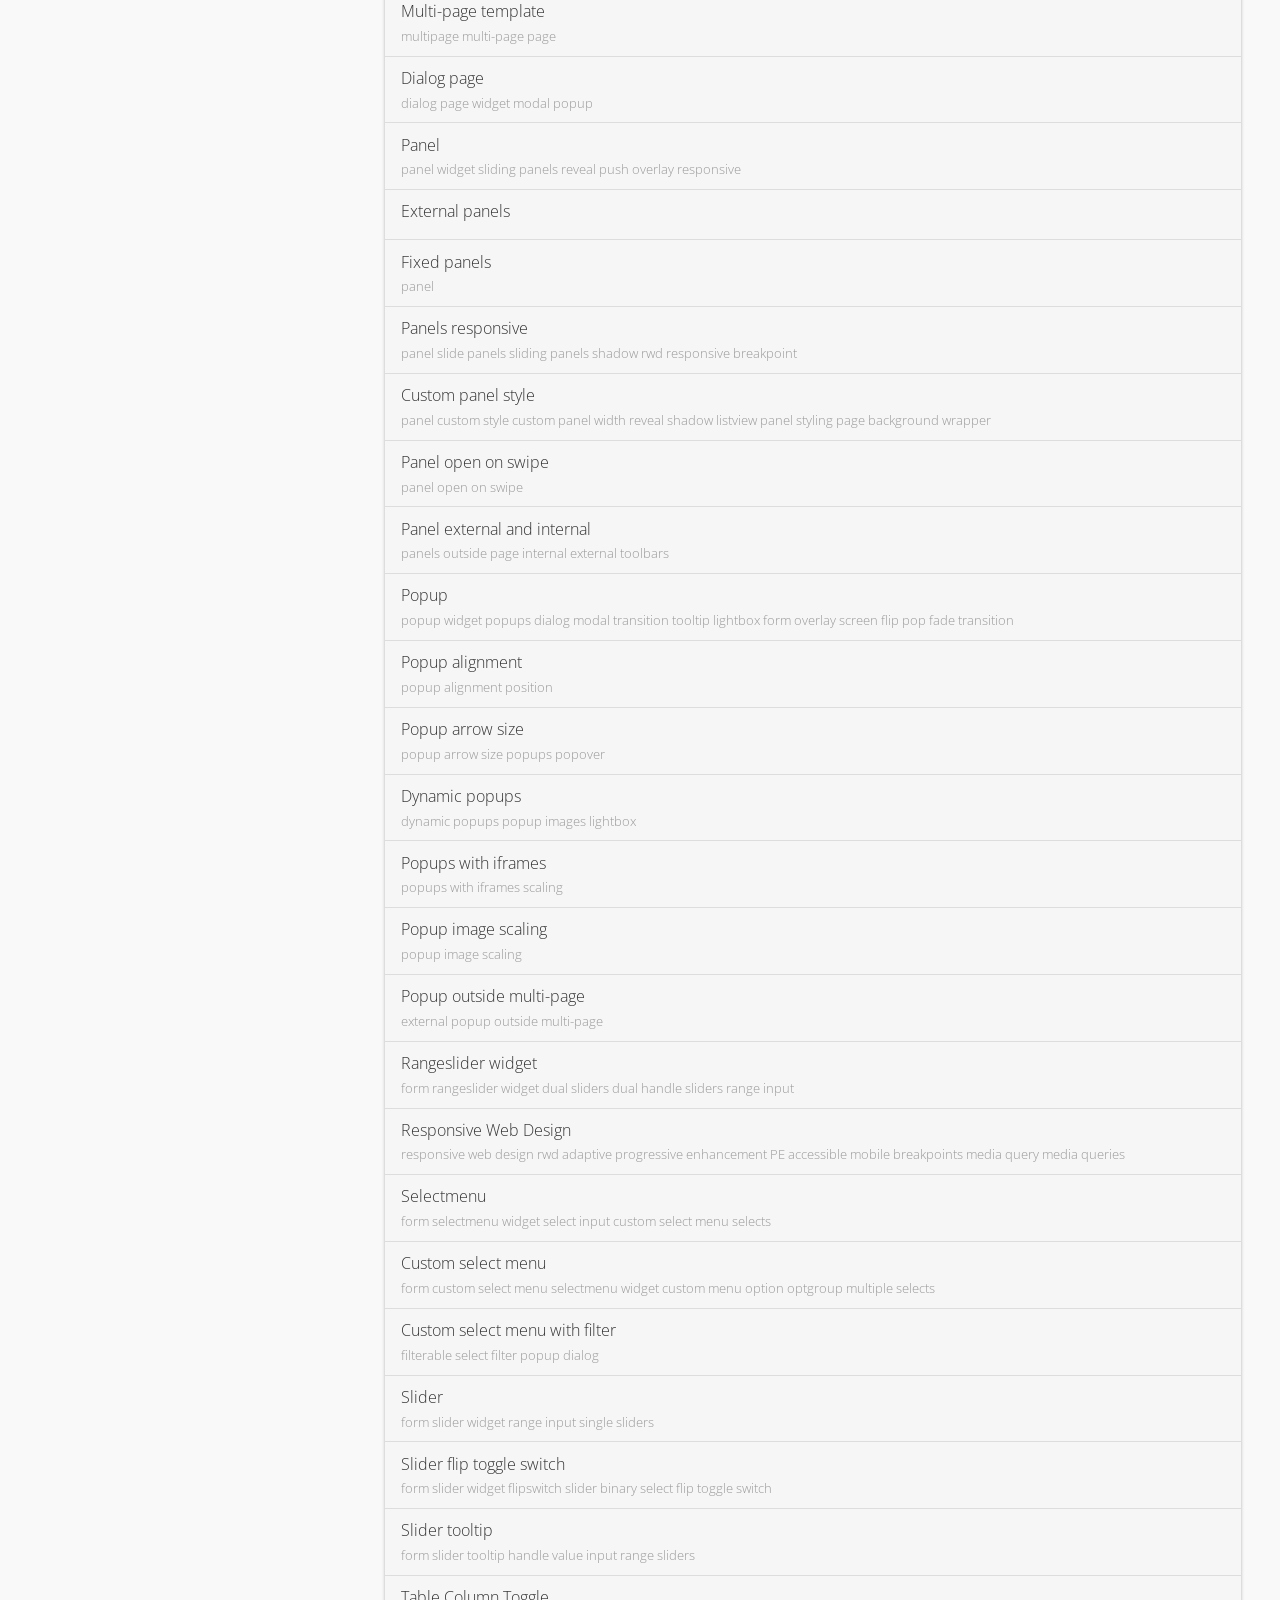
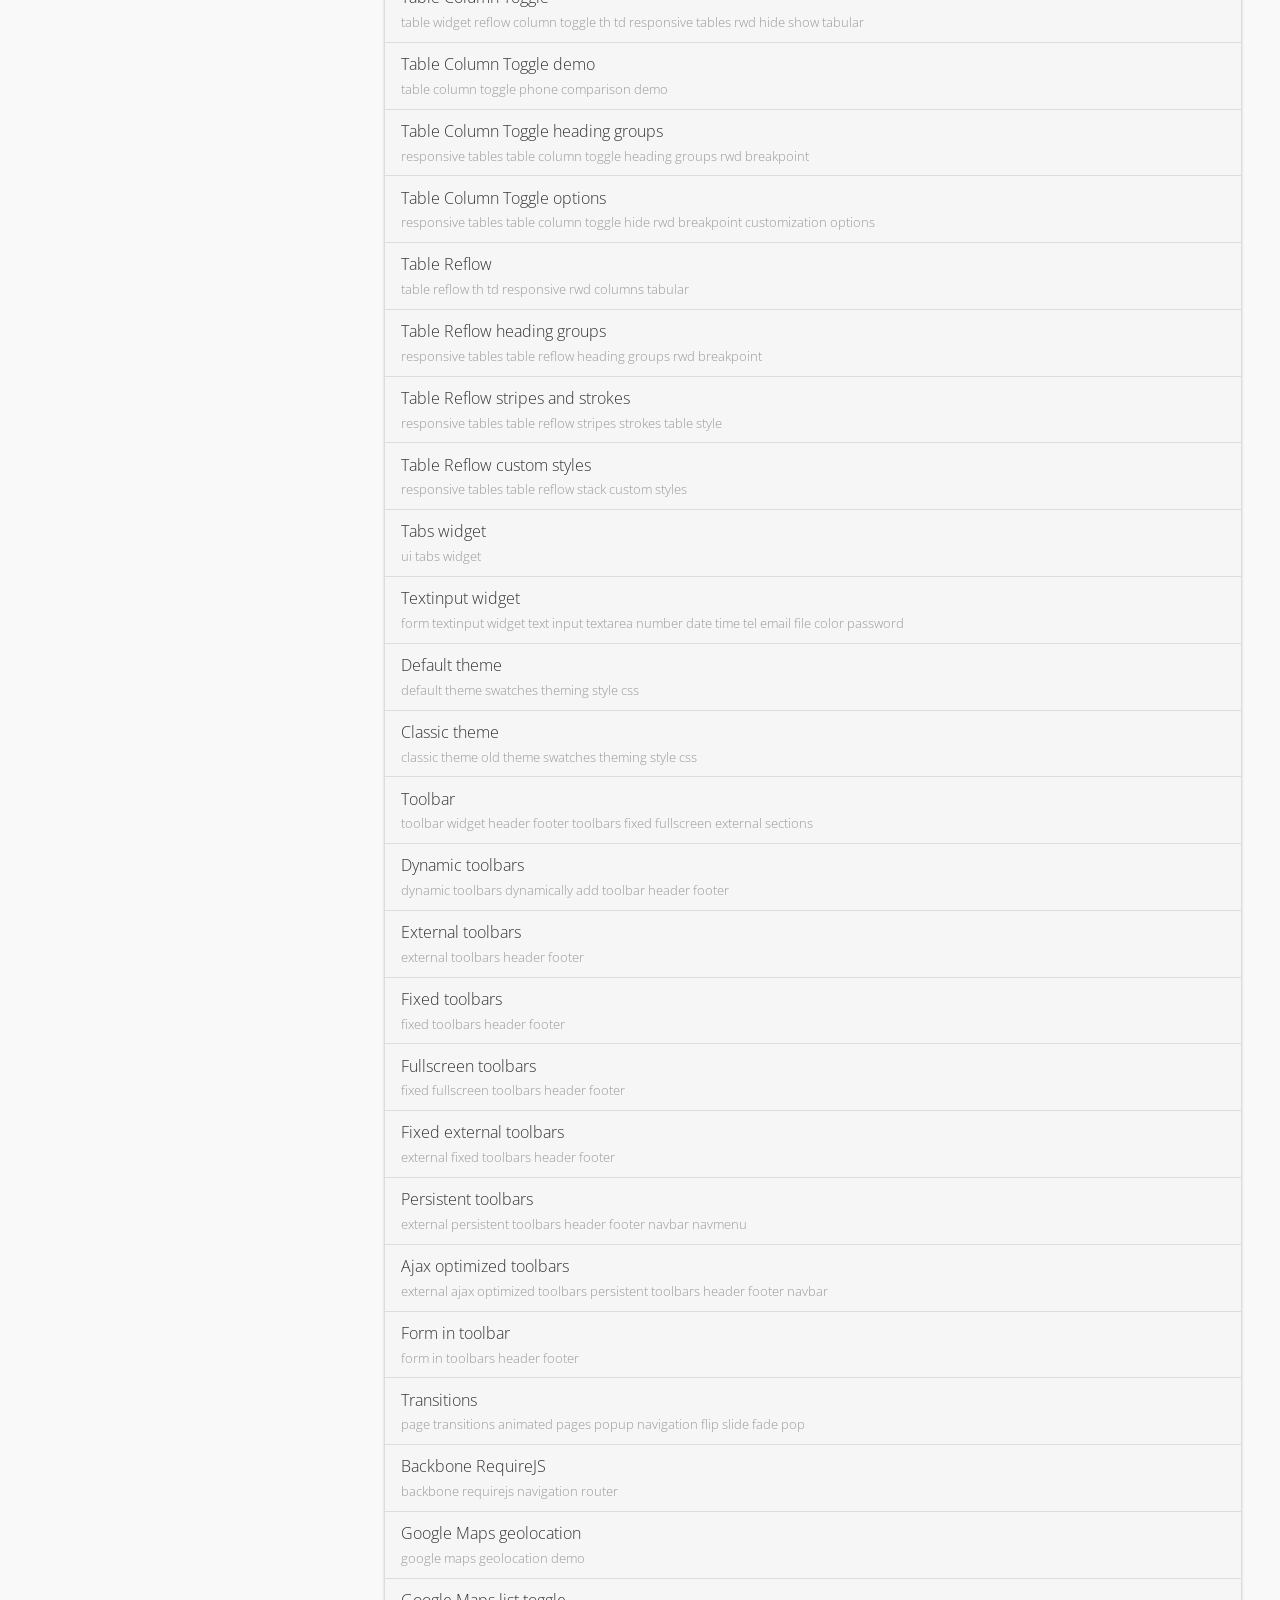
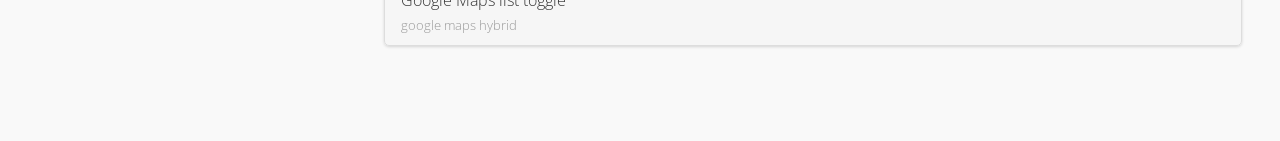
<file: node/publicConfig/jquery.mobile-1.4.5/demos/_search/index.html>
<!DOCTYPE html>
<html>
<head>
	<meta charset="utf-8">
	<meta name="viewport" content="width=device-width, initial-scale=1">
	<title>jQuery Mobile Demos</title>
	<link rel="stylesheet" href="../css/themes/default/jquery.mobile-1.4.5.min.css">
	<link rel="stylesheet" href="../_assets/css/jqm-demos.css">
	<link rel="shortcut icon" href="../_assets/favicon.ico">
    <link rel="stylesheet" href="http://fonts.googleapis.com/css?family=Open+Sans:300,400,700">
	<script src="../js/jquery.js"></script>
	<script src="../_assets/js/index.js"></script>
	<script src="../js/jquery.mobile-1.4.5.min.js"></script>

</head>
<body>
<div data-role="page" class="jqm-demos jqm-demos-index jqm-demos-search-results">

	<div data-role="header" class="jqm-header">
		<h2><a href="../" title="jQuery Mobile Demos home"><img src="../_assets/img/jquery-logo.png" alt="jQuery Mobile"></a></h2>
		<p><span class="jqm-version"></span> Demos</p>
		<a href="#" class="jqm-navmenu-link ui-btn ui-btn-icon-notext ui-corner-all ui-icon-bars ui-nodisc-icon ui-alt-icon ui-btn-left">Menu</a>
		<a href="#" class="jqm-search-link ui-btn ui-btn-icon-notext ui-corner-all ui-icon-search ui-nodisc-icon ui-alt-icon ui-btn-right">Search</a>
	</div><!-- /header -->

	<div role="main" class="ui-content jqm-content">

		<h1>Search Results</h1>

        <div class="jqm-search-results-wrap">
	        <ul class="jqm-list jqm-search-results-list">
<li data-filtertext="demos homepage" data-icon="home"><a href=".././">Home</a></li>
<li data-filtertext="introduction overview getting started"><a href="../intro/" data-ajax="false">Introduction</a></li>
<li data-filtertext="buttons button markup buttonmarkup method anchor link button element"><a href="../button-markup/" data-ajax="false">Buttons</a></li>
<li data-filtertext="form button widget input button submit reset"><a href="../button/" data-ajax="false">Button widget</a></li>
<li data-role="collapsible" data-enhanced="true" data-collapsed-icon="carat-d" data-expanded-icon="carat-u" data-iconpos="right" data-inset="false" class="ui-collapsible ui-collapsible-themed-content ui-collapsible-collapsed">
	<h3 class="ui-collapsible-heading ui-collapsible-heading-collapsed">
		<a href="#" class="ui-collapsible-heading-toggle ui-btn ui-btn-icon-right ui-btn-inherit ui-icon-carat-d">
		    Checkboxradio widget<span class="ui-collapsible-heading-status"> click to expand contents</span>
		</a>
	</h3>
	<div class="ui-collapsible-content ui-body-inherit ui-collapsible-content-collapsed" aria-hidden="true">
		<ul>
			<li data-filtertext="form checkboxradio widget checkbox input checkboxes controlgroups"><a href="../checkboxradio-checkbox/" data-ajax="false">Checkboxes</a></li>
			<li data-filtertext="form checkboxradio widget radio input radio buttons controlgroups"><a href="../checkboxradio-radio/" data-ajax="false">Radio buttons</a></li>
		</ul>
	</div>
</li>
<li data-role="collapsible" data-enhanced="true" data-collapsed-icon="carat-d" data-expanded-icon="carat-u" data-iconpos="right" data-inset="false" class="ui-collapsible ui-collapsible-themed-content ui-collapsible-collapsed">
	<h3 class="ui-collapsible-heading ui-collapsible-heading-collapsed">
		<a href="#" class="ui-collapsible-heading-toggle ui-btn ui-btn-icon-right ui-btn-inherit ui-icon-carat-d">
			Collapsible (set) widget<span class="ui-collapsible-heading-status"> click to expand contents</span>
		</a>
	</h3>
	<div class="ui-collapsible-content ui-body-inherit ui-collapsible-content-collapsed" aria-hidden="true">
		<ul>
			<li data-filtertext="collapsibles content formatting"><a href="../collapsible/" data-ajax="false">Collapsible</a></li>
			<li data-filtertext="dynamic collapsible set accordion append expand"><a href="../collapsible-dynamic/" data-ajax="false">Dynamic collapsibles</a></li>
			<li data-filtertext="accordions collapsible set widget content formatting grouped collapsibles"><a href="../collapsibleset/" data-ajax="false">Collapsible set</a></li>
		</ul>
	</div>
</li>
<li data-role="collapsible" data-enhanced="true" data-collapsed-icon="carat-d" data-expanded-icon="carat-u" data-iconpos="right" data-inset="false" class="ui-collapsible ui-collapsible-themed-content ui-collapsible-collapsed">
	<h3 class="ui-collapsible-heading ui-collapsible-heading-collapsed">
		<a href="#" class="ui-collapsible-heading-toggle ui-btn ui-btn-icon-right ui-btn-inherit ui-icon-carat-d">
			Controlgroup widget<span class="ui-collapsible-heading-status"> click to expand contents</span>
		</a>
	</h3>
	<div class="ui-collapsible-content ui-body-inherit ui-collapsible-content-collapsed" aria-hidden="true">
		<ul>
			<li data-filtertext="controlgroups selectmenu checkboxradio input grouped buttons horizontal vertical"><a href="../controlgroup/" data-ajax="false">Controlgroup</a></li>
			<li data-filtertext="dynamic controlgroup dynamically add buttons"><a href="../controlgroup-dynamic/" data-ajax="false">Dynamic controlgroups</a></li>
		</ul>
	</div>
</li>
<li data-filtertext="form datepicker widget date input"><a href="../datepicker/" data-ajax="false">Datepicker</a></li>
<li data-role="collapsible" data-enhanced="true" data-collapsed-icon="carat-d" data-expanded-icon="carat-u" data-iconpos="right" data-inset="false" class="ui-collapsible ui-collapsible-themed-content ui-collapsible-collapsed">
	<h3 class="ui-collapsible-heading ui-collapsible-heading-collapsed">
		<a href="#" class="ui-collapsible-heading-toggle ui-btn ui-btn-icon-right ui-btn-inherit ui-icon-carat-d">
			Events<span class="ui-collapsible-heading-status"> click to expand contents</span>
		</a>
	</h3>
	<div class="ui-collapsible-content ui-body-inherit ui-collapsible-content-collapsed" aria-hidden="true">
		<ul>
			<li data-filtertext="swipe to delete list items listviews swipe events"><a href="../swipe-list/" data-ajax="false">Swipe list items</a></li>
			<li data-filtertext="swipe to navigate swipe page navigation swipe events"><a href="../swipe-page/" data-ajax="false">Swipe page navigation</a></li>
		</ul>
	</div>
</li>
<li data-filtertext="filterable filter elements sorting searching listview table"><a href="../filterable/" data-ajax="false">Filterable widget</a></li>
<li data-filtertext="form flipswitch widget flip toggle switch binary select checkbox input"><a href="../flipswitch/" data-ajax="false">Flipswitch widget</a></li>
<li data-role="collapsible" data-enhanced="true" data-collapsed-icon="carat-d" data-expanded-icon="carat-u" data-iconpos="right" data-inset="false" class="ui-collapsible ui-collapsible-themed-content ui-collapsible-collapsed">
	<h3 class="ui-collapsible-heading ui-collapsible-heading-collapsed">
		<a href="#" class="ui-collapsible-heading-toggle ui-btn ui-btn-icon-right ui-btn-inherit ui-icon-carat-d">
			Forms<span class="ui-collapsible-heading-status"> click to expand contents</span>
		</a>
	</h3>
	<div class="ui-collapsible-content ui-body-inherit ui-collapsible-content-collapsed" aria-hidden="true">
		<ul>
			<li data-filtertext="forms text checkbox radio range button submit reset inputs selects textarea slider flipswitch label form elements"><a href="../forms/" data-ajax="false">Forms</a></li>
			<li data-filtertext="form hide labels hidden accessible ui-hidden-accessible forms"><a href="../forms-label-hidden-accessible/" data-ajax="false">Hide labels</a></li>
			<li data-filtertext="form field containers fieldcontain ui-field-contain forms"><a href="../forms-field-contain/" data-ajax="false">Field containers</a></li>
			<li data-filtertext="forms disabled form elements"><a href="../forms-disabled/" data-ajax="false">Forms disabled</a></li>
			<li data-filtertext="forms gallery examples overview forms text checkbox radio range button submit reset inputs selects textarea slider flipswitch label form elements"><a href="../forms-gallery/" data-ajax="false">Forms gallery</a></li>
		</ul>
	</div>
</li>
<li data-role="collapsible" data-enhanced="true" data-collapsed-icon="carat-d" data-expanded-icon="carat-u" data-iconpos="right" data-inset="false" class="ui-collapsible ui-collapsible-themed-content ui-collapsible-collapsed">
	<h3 class="ui-collapsible-heading ui-collapsible-heading-collapsed">
		<a href="#" class="ui-collapsible-heading-toggle ui-btn ui-btn-icon-right ui-btn-inherit ui-icon-carat-d">
			Grids<span class="ui-collapsible-heading-status"> click to expand contents</span>
		</a>
	</h3>
	<div class="ui-collapsible-content ui-body-inherit ui-collapsible-content-collapsed" aria-hidden="true">
		<ul>
			<li data-filtertext="grids columns blocks content formatting rwd responsive css framework"><a href="../grids/" data-ajax="false">Grids</a></li>
			<li data-filtertext="buttons in grids css framework"><a href="../grids-buttons/" data-ajax="false">Buttons in grids</a></li>
			<li data-filtertext="custom responsive grids rwd css framework"><a href="../grids-custom-responsive/" data-ajax="false">Custom responsive grids</a></li>
		</ul>
	</div>
</li>
<li data-filtertext="blocks content formatting sections heading"><a href="../body-bar-classes/" data-ajax="false">Grouping and dividing content</a></li>
<li data-role="collapsible" data-enhanced="true" data-collapsed-icon="carat-d" data-expanded-icon="carat-u" data-iconpos="right" data-inset="false" class="ui-collapsible ui-collapsible-themed-content ui-collapsible-collapsed">
	<h3 class="ui-collapsible-heading ui-collapsible-heading-collapsed">
		<a href="#" class="ui-collapsible-heading-toggle ui-btn ui-btn-icon-right ui-btn-inherit ui-icon-carat-d">
			Icons<span class="ui-collapsible-heading-status"> click to expand contents</span>
		</a>
	</h3>
	<div class="ui-collapsible-content ui-body-inherit ui-collapsible-content-collapsed" aria-hidden="true">
		<ul>
			<li data-filtertext="button icons svg disc alt custom icon position"><a href="../icons/" data-ajax="false">Icons</a></li>
			<li data-filtertext=""><a href="../icons-grunticon/" data-ajax="false">Grunticon loader</a></li>
		</ul>
	</div>
</li>
<li data-role="collapsible" data-enhanced="true" data-collapsed-icon="carat-d" data-expanded-icon="carat-u" data-iconpos="right" data-inset="false" class="ui-collapsible ui-collapsible-themed-content ui-collapsible-collapsed">
	<h3 class="ui-collapsible-heading ui-collapsible-heading-collapsed">
		<a href="#" class="ui-collapsible-heading-toggle ui-btn ui-btn-icon-right ui-btn-inherit ui-icon-carat-d">
			Listview widget<span class="ui-collapsible-heading-status"> click to expand contents</span>
		</a>
	</h3>
	<div class="ui-collapsible-content ui-body-inherit ui-collapsible-content-collapsed" aria-hidden="true">
		<ul>
			<li data-filtertext="listview widget thumbnails icons nested split button collapsible ul ol"><a href="../listview/" data-ajax="false">Listview</a></li>
			<li data-filtertext="autocomplete filterable reveal listview filtertextbeforefilter placeholder"><a href="../listview-autocomplete/" data-ajax="false">Listview autocomplete</a></li>
			<li data-filtertext="autocomplete filterable reveal listview remote data filtertextbeforefilter placeholder"><a href="../listview-autocomplete-remote/" data-ajax="false">Listview autocomplete remote data</a></li>
			<li data-filtertext="autodividers anchor jump scroll linkbars listview lists ul ol"><a href="../listview-autodividers-linkbar/" data-ajax="false">Listview autodividers linkbar</a></li>
			<li data-filtertext="listview autodividers selector autodividersselector lists ul ol"><a href="../listview-autodividers-selector/" data-ajax="false">Listview autodividers selector</a></li>
			<li data-filtertext="listview nested list items"><a href="../listview-nested-lists/" data-ajax="false">Nested Listviews</a></li>
			<li data-filtertext="listview collapsible list items flat"><a href="../listview-collapsible-item-flat/" data-ajax="false">Listview collapsible list items (flat)</a></li>
			<li data-filtertext="listview collapsible list indented"><a href="../listview-collapsible-item-indented/" data-ajax="false">Listview collapsible list items (indented)</a></li>
			<li data-filtertext="grid listview responsive grids responsive listviews lists ul"><a href="../listview-grid/" data-ajax="false">Listview responsive grid</a></li>
		</ul>
	</div>
</li>
<li data-filtertext="loader widget page loading navigation overlay spinner"><a href="../loader/" data-ajax="false">Loader widget</a></li>
<li data-filtertext="navbar widget navmenu toolbars header footer"><a href="../navbar/" data-ajax="false">Navbar widget</a></li>
<li data-role="collapsible" data-enhanced="true" data-collapsed-icon="carat-d" data-expanded-icon="carat-u" data-iconpos="right" data-inset="false" class="ui-collapsible ui-collapsible-themed-content ui-collapsible-collapsed">
	<h3 class="ui-collapsible-heading ui-collapsible-heading-collapsed">
		<a href="#" class="ui-collapsible-heading-toggle ui-btn ui-btn-icon-right ui-btn-inherit ui-icon-carat-d">
			Navigation<span class="ui-collapsible-heading-status"> click to expand contents</span>
		</a>
	</h3>
	<div class="ui-collapsible-content ui-body-inherit ui-collapsible-content-collapsed" aria-hidden="true">
		<ul>
			<li data-filtertext="ajax navigation navigate widget history event method"><a href="../navigation/" data-ajax="false">Navigation</a></li>
			<li data-filtertext="linking pages page links navigation ajax prefetch cache"><a href="../navigation-linking-pages/" data-ajax="false">Linking pages</a></li>
			<!-- <li data-filtertext="php redirect server redirection server-side navigation"><a href="../navigation-php-redirect/" data-ajax="false">PHP redirect demo</a></li>-->
			<li data-filtertext="navigation redirection hash query"><a href="../navigation-hash-processing/" data-ajax="false">Hash processing demo</a></li>
			<li data-filtertext="navigation redirection hash query"><a href="../page-events/" data-ajax="false">Page Navigation Events</a></li>
		</ul>
	</div>
</li>
<li data-role="collapsible" data-enhanced="true" data-collapsed-icon="carat-d" data-expanded-icon="carat-u" data-iconpos="right" data-inset="false" class="ui-collapsible ui-collapsible-themed-content ui-collapsible-collapsed">
	<h3 class="ui-collapsible-heading ui-collapsible-heading-collapsed">
		<a href="#" class="ui-collapsible-heading-toggle ui-btn ui-btn-icon-right ui-btn-inherit ui-icon-carat-d">
			Pages<span class="ui-collapsible-heading-status"> click to expand contents</span>
		</a>
	</h3>
	<div class="ui-collapsible-content ui-body-inherit ui-collapsible-content-collapsed" aria-hidden="true">
		<ul>
			<li data-filtertext="pages page widget ajax navigation"><a href="../pages/" data-ajax="false">Pages</a></li>
			<li data-filtertext="single page"><a href="../pages-single-page/" data-ajax="false">Single page</a></li>
			<li data-filtertext="multipage multi-page page"><a href="../pages-multi-page/" data-ajax="false">Multi-page template</a></li>
			<li data-filtertext="dialog page widget modal popup"><a href="../pages-dialog/" data-ajax="false">Dialog page</a></li>
		</ul>
	</div>
</li>
<li data-role="collapsible" data-enhanced="true" data-collapsed-icon="carat-d" data-expanded-icon="carat-u" data-iconpos="right" data-inset="false" class="ui-collapsible ui-collapsible-themed-content ui-collapsible-collapsed">
	<h3 class="ui-collapsible-heading ui-collapsible-heading-collapsed">
		<a href="#" class="ui-collapsible-heading-toggle ui-btn ui-btn-icon-right ui-btn-inherit ui-icon-carat-d">
			Panel widget<span class="ui-collapsible-heading-status"> click to expand contents</span>
		</a>
	</h3>
	<div class="ui-collapsible-content ui-body-inherit ui-collapsible-content-collapsed" aria-hidden="true">
		<ul>
			<li data-filtertext="panel widget sliding panels reveal push overlay responsive"><a href="../panel/" data-ajax="false">Panel</a></li>
			<li data-filtertext=""><a href="../panel-external/" data-ajax="false">External panels</a></li>
			<li data-filtertext="panel "><a href="../panel-fixed/" data-ajax="false">Fixed panels</a></li>
			<li data-filtertext="panel slide panels sliding panels shadow rwd responsive breakpoint"><a href="../panel-responsive/" data-ajax="false">Panels responsive</a></li>
			<li data-filtertext="panel custom style custom panel width reveal shadow listview panel styling page background wrapper"><a href="../panel-styling/" data-ajax="false">Custom panel style</a></li>
			<li data-filtertext="panel open on swipe"><a href="../panel-swipe-open/" data-ajax="false">Panel open on swipe</a></li>
			<li data-filtertext="panels outside page internal external toolbars"><a href="../panel-external-internal/" data-ajax="false">Panel external and internal</a></li>
		</ul>
	</div>
</li>
<li data-role="collapsible" data-enhanced="true" data-collapsed-icon="carat-d" data-expanded-icon="carat-u" data-iconpos="right" data-inset="false" class="ui-collapsible ui-collapsible-themed-content ui-collapsible-collapsed">
	<h3 class="ui-collapsible-heading ui-collapsible-heading-collapsed">
		<a href="#" class="ui-collapsible-heading-toggle ui-btn ui-btn-icon-right ui-btn-inherit ui-icon-carat-d">
			Popup widget<span class="ui-collapsible-heading-status"> click to expand contents</span>
		</a>
	</h3>
	<div class="ui-collapsible-content ui-body-inherit ui-collapsible-content-collapsed" aria-hidden="true">
		<ul>
			<li data-filtertext="popup widget popups dialog modal transition tooltip lightbox form overlay screen flip pop fade transition"><a href="../popup/" data-ajax="false">Popup</a></li>
			<li data-filtertext="popup alignment position"><a href="../popup-alignment/" data-ajax="false">Popup alignment</a></li>
			<li data-filtertext="popup arrow size popups popover"><a href="../popup-arrow-size/" data-ajax="false">Popup arrow size</a></li>
			<li data-filtertext="dynamic popups popup images lightbox"><a href="../popup-dynamic/" data-ajax="false">Dynamic popups</a></li>
			<li data-filtertext="popups with iframes scaling"><a href="../popup-iframe/" data-ajax="false">Popups with iframes</a></li>
			<li data-filtertext="popup image scaling"><a href="../popup-image-scaling/" data-ajax="false">Popup image scaling</a></li>
			<li data-filtertext="external popup outside multi-page"><a href="../popup-outside-multipage/" data-ajax="false">Popup outside multi-page</a></li>
		</ul>
	</div>
</li>
<li data-filtertext="form rangeslider widget dual sliders dual handle sliders range input"><a href="../rangeslider/" data-ajax="false">Rangeslider widget</a></li>
<li data-filtertext="responsive web design rwd adaptive progressive enhancement PE accessible mobile breakpoints media query media queries"><a href="../rwd/" data-ajax="false">Responsive Web Design</a></li>
<li data-role="collapsible" data-enhanced="true" data-collapsed-icon="carat-d" data-expanded-icon="carat-u" data-iconpos="right" data-inset="false" class="ui-collapsible ui-collapsible-themed-content ui-collapsible-collapsed">
	<h3 class="ui-collapsible-heading ui-collapsible-heading-collapsed">
		<a href="#" class="ui-collapsible-heading-toggle ui-btn ui-btn-icon-right ui-btn-inherit ui-icon-carat-d">
			Selectmenu widget<span class="ui-collapsible-heading-status"> click to expand contents</span>
		</a>
	</h3>
	<div class="ui-collapsible-content ui-body-inherit ui-collapsible-content-collapsed" aria-hidden="true">
		<ul>
			<li data-filtertext="form selectmenu widget select input custom select menu selects"><a href="../selectmenu/" data-ajax="false">Selectmenu</a></li>
			<li data-filtertext="form custom select menu selectmenu widget custom menu option optgroup multiple selects"><a href="../selectmenu-custom/" data-ajax="false">Custom select menu</a></li>
			<li data-filtertext="filterable select filter popup dialog"><a href="../selectmenu-custom-filter/" data-ajax="false">Custom select menu with filter</a></li>
		</ul>
	</div>
</li>
<li data-role="collapsible" data-enhanced="true" data-collapsed-icon="carat-d" data-expanded-icon="carat-u" data-iconpos="right" data-inset="false" class="ui-collapsible ui-collapsible-themed-content ui-collapsible-collapsed">
	<h3 class="ui-collapsible-heading ui-collapsible-heading-collapsed">
		<a href="#" class="ui-collapsible-heading-toggle ui-btn ui-btn-icon-right ui-btn-inherit ui-icon-carat-d">
			Slider widget<span class="ui-collapsible-heading-status"> click to expand contents</span>
		</a>
	</h3>
	<div class="ui-collapsible-content ui-body-inherit ui-collapsible-content-collapsed" aria-hidden="true">
		<ul>
			<li data-filtertext="form slider widget range input single sliders"><a href="../slider/" data-ajax="false">Slider</a></li>
			<li data-filtertext="form slider widget flipswitch slider binary select flip toggle switch"><a href="../slider-flipswitch/" data-ajax="false">Slider flip toggle switch</a></li>
			<li data-filtertext="form slider tooltip handle value input range sliders"><a href="../slider-tooltip/" data-ajax="false">Slider tooltip</a></li>
		</ul>
	</div>
</li>
<li data-role="collapsible" data-enhanced="true" data-collapsed-icon="carat-d" data-expanded-icon="carat-u" data-iconpos="right" data-inset="false" class="ui-collapsible ui-collapsible-themed-content ui-collapsible-collapsed">
	<h3 class="ui-collapsible-heading ui-collapsible-heading-collapsed">
		<a href="#" class="ui-collapsible-heading-toggle ui-btn ui-btn-icon-right ui-btn-inherit ui-icon-carat-d">
			Table widget<span class="ui-collapsible-heading-status"> click to expand contents</span>
		</a>
	</h3>
	<div class="ui-collapsible-content ui-body-inherit ui-collapsible-content-collapsed" aria-hidden="true">
		<ul>
			<li data-filtertext="table widget reflow column toggle th td responsive tables rwd hide show tabular"><a href="../table-column-toggle/" data-ajax="false">Table Column Toggle</a></li>
			<li data-filtertext="table column toggle phone comparison demo"><a href="../table-column-toggle-example/" data-ajax="false">Table Column Toggle demo</a></li>
			<li data-filtertext="responsive tables table column toggle heading groups rwd breakpoint"><a href="../table-column-toggle-heading-groups/" data-ajax="false">Table Column Toggle heading groups</a></li>
			<li data-filtertext="responsive tables table column toggle hide rwd breakpoint customization options"><a href="../table-column-toggle-options/" data-ajax="false">Table Column Toggle options</a></li>
			<li data-filtertext="table reflow th td responsive rwd columns tabular"><a href="../table-reflow/" data-ajax="false">Table Reflow</a></li>
			<li data-filtertext="responsive tables table reflow heading groups rwd breakpoint"><a href="../table-reflow-heading-groups/" data-ajax="false">Table Reflow heading groups</a></li>
			<li data-filtertext="responsive tables table reflow stripes strokes table style"><a href="../table-reflow-stripes-strokes/" data-ajax="false">Table Reflow stripes and strokes</a></li>
			<li data-filtertext="responsive tables table reflow stack custom styles"><a href="../table-reflow-styling/" data-ajax="false">Table Reflow custom styles</a></li>
		</ul>
	</div>
</li>
<li data-filtertext="ui tabs widget"><a href="../tabs/" data-ajax="false">Tabs widget</a></li>
<li data-filtertext="form textinput widget text input textarea number date time tel email file color password"><a href="../textinput/" data-ajax="false">Textinput widget</a></li>
<li data-role="collapsible" data-enhanced="true" data-collapsed-icon="carat-d" data-expanded-icon="carat-u" data-iconpos="right" data-inset="false" class="ui-collapsible ui-collapsible-themed-content ui-collapsible-collapsed">
	<h3 class="ui-collapsible-heading ui-collapsible-heading-collapsed">
		<a href="#" class="ui-collapsible-heading-toggle ui-btn ui-btn-icon-right ui-btn-inherit ui-icon-carat-d">
			Theming<span class="ui-collapsible-heading-status"> click to expand contents</span>
		</a>
	</h3>
	<div class="ui-collapsible-content ui-body-inherit ui-collapsible-content-collapsed" aria-hidden="true">
		<ul>
			<li data-filtertext="default theme swatches theming style css"><a href="../theme-default/" data-ajax="false">Default theme</a></li>
			<li data-filtertext="classic theme old theme swatches theming style css"><a href="../theme-classic/" data-ajax="false">Classic theme</a></li>
		</ul>
	</div>
</li>
<li data-role="collapsible" data-enhanced="true" data-collapsed-icon="carat-d" data-expanded-icon="carat-u" data-iconpos="right" data-inset="false" class="ui-collapsible ui-collapsible-themed-content ui-collapsible-collapsed">
	<h3 class="ui-collapsible-heading ui-collapsible-heading-collapsed">
		<a href="#" class="ui-collapsible-heading-toggle ui-btn ui-btn-icon-right ui-btn-inherit ui-icon-carat-d">
			Toolbar widget<span class="ui-collapsible-heading-status"> click to expand contents</span>
		</a>
	</h3>
	<div class="ui-collapsible-content ui-body-inherit ui-collapsible-content-collapsed" aria-hidden="true">
		<ul>
			<li data-filtertext="toolbar widget header footer toolbars fixed fullscreen external sections"><a href="../toolbar/" data-ajax="false">Toolbar</a></li>
			<li data-filtertext="dynamic toolbars dynamically add toolbar header footer"><a href="../toolbar-dynamic/" data-ajax="false">Dynamic toolbars</a></li>
			<li data-filtertext="external toolbars header footer"><a href="../toolbar-external/" data-ajax="false">External toolbars</a></li>
			<li data-filtertext="fixed toolbars header footer"><a href="../toolbar-fixed/" data-ajax="false">Fixed toolbars</a></li>
			<li data-filtertext="fixed fullscreen toolbars header footer"><a href="../toolbar-fixed-fullscreen/" data-ajax="false">Fullscreen toolbars</a></li>
			<li data-filtertext="external fixed toolbars header footer"><a href="../toolbar-fixed-external/" data-ajax="false">Fixed external toolbars</a></li>
			<li data-filtertext="external persistent toolbars header footer navbar navmenu"><a href="../toolbar-fixed-persistent/" data-ajax="false">Persistent toolbars</a></li>
			<li data-filtertext="external ajax optimized toolbars persistent toolbars header footer navbar"><a href="../toolbar-fixed-persistent-optimized/" data-ajax="false">Ajax optimized toolbars</a></li>
			<li data-filtertext="form in toolbars header footer"><a href="../toolbar-fixed-forms/" data-ajax="false">Form in toolbar</a></li>
		</ul>
	</div>
</li>
<li data-filtertext="page transitions animated pages popup navigation flip slide fade pop"><a href="../transitions/" data-ajax="false">Transitions</a></li>
<li data-role="collapsible" data-enhanced="true" data-collapsed-icon="carat-d" data-expanded-icon="carat-u" data-iconpos="right" data-inset="false" class="ui-collapsible ui-collapsible-themed-content ui-collapsible-collapsed">
	<h3 class="ui-collapsible-heading ui-collapsible-heading-collapsed">
		<a href="#" class="ui-collapsible-heading-toggle ui-btn ui-btn-icon-right ui-btn-inherit ui-icon-carat-d">
			3rd party API demos<span class="ui-collapsible-heading-status"> click to expand contents</span>
		</a>
	</h3>
	<div class="ui-collapsible-content ui-body-inherit ui-collapsible-content-collapsed" aria-hidden="true">
		<ul>
			<li data-filtertext="backbone requirejs navigation router"><a href="../backbone-requirejs/" data-ajax="false">Backbone RequireJS</a></li>
			<li data-filtertext="google maps geolocation demo"><a href="../map-geolocation/" data-ajax="false">Google Maps geolocation</a></li>
			<li data-filtertext="google maps hybrid"><a href="../map-list-toggle/" data-ajax="false">Google Maps list toggle</a></li>
		</ul>
	</div>
</li>



	        </ul>
	    </div>

	</div><!-- /content -->
	    <div data-role="panel" class="jqm-navmenu-panel" data-position="left" data-display="overlay" data-theme="a">
	    	<ul class="jqm-list ui-alt-icon ui-nodisc-icon">
<li data-filtertext="demos homepage" data-icon="home"><a href=".././">Home</a></li>
<li data-filtertext="introduction overview getting started"><a href="../intro/" data-ajax="false">Introduction</a></li>
<li data-filtertext="buttons button markup buttonmarkup method anchor link button element"><a href="../button-markup/" data-ajax="false">Buttons</a></li>
<li data-filtertext="form button widget input button submit reset"><a href="../button/" data-ajax="false">Button widget</a></li>
<li data-role="collapsible" data-enhanced="true" data-collapsed-icon="carat-d" data-expanded-icon="carat-u" data-iconpos="right" data-inset="false" class="ui-collapsible ui-collapsible-themed-content ui-collapsible-collapsed">
	<h3 class="ui-collapsible-heading ui-collapsible-heading-collapsed">
		<a href="#" class="ui-collapsible-heading-toggle ui-btn ui-btn-icon-right ui-btn-inherit ui-icon-carat-d">
		    Checkboxradio widget<span class="ui-collapsible-heading-status"> click to expand contents</span>
		</a>
	</h3>
	<div class="ui-collapsible-content ui-body-inherit ui-collapsible-content-collapsed" aria-hidden="true">
		<ul>
			<li data-filtertext="form checkboxradio widget checkbox input checkboxes controlgroups"><a href="../checkboxradio-checkbox/" data-ajax="false">Checkboxes</a></li>
			<li data-filtertext="form checkboxradio widget radio input radio buttons controlgroups"><a href="../checkboxradio-radio/" data-ajax="false">Radio buttons</a></li>
		</ul>
	</div>
</li>
<li data-role="collapsible" data-enhanced="true" data-collapsed-icon="carat-d" data-expanded-icon="carat-u" data-iconpos="right" data-inset="false" class="ui-collapsible ui-collapsible-themed-content ui-collapsible-collapsed">
	<h3 class="ui-collapsible-heading ui-collapsible-heading-collapsed">
		<a href="#" class="ui-collapsible-heading-toggle ui-btn ui-btn-icon-right ui-btn-inherit ui-icon-carat-d">
			Collapsible (set) widget<span class="ui-collapsible-heading-status"> click to expand contents</span>
		</a>
	</h3>
	<div class="ui-collapsible-content ui-body-inherit ui-collapsible-content-collapsed" aria-hidden="true">
		<ul>
			<li data-filtertext="collapsibles content formatting"><a href="../collapsible/" data-ajax="false">Collapsible</a></li>
			<li data-filtertext="dynamic collapsible set accordion append expand"><a href="../collapsible-dynamic/" data-ajax="false">Dynamic collapsibles</a></li>
			<li data-filtertext="accordions collapsible set widget content formatting grouped collapsibles"><a href="../collapsibleset/" data-ajax="false">Collapsible set</a></li>
		</ul>
	</div>
</li>
<li data-role="collapsible" data-enhanced="true" data-collapsed-icon="carat-d" data-expanded-icon="carat-u" data-iconpos="right" data-inset="false" class="ui-collapsible ui-collapsible-themed-content ui-collapsible-collapsed">
	<h3 class="ui-collapsible-heading ui-collapsible-heading-collapsed">
		<a href="#" class="ui-collapsible-heading-toggle ui-btn ui-btn-icon-right ui-btn-inherit ui-icon-carat-d">
			Controlgroup widget<span class="ui-collapsible-heading-status"> click to expand contents</span>
		</a>
	</h3>
	<div class="ui-collapsible-content ui-body-inherit ui-collapsible-content-collapsed" aria-hidden="true">
		<ul>
			<li data-filtertext="controlgroups selectmenu checkboxradio input grouped buttons horizontal vertical"><a href="../controlgroup/" data-ajax="false">Controlgroup</a></li>
			<li data-filtertext="dynamic controlgroup dynamically add buttons"><a href="../controlgroup-dynamic/" data-ajax="false">Dynamic controlgroups</a></li>
		</ul>
	</div>
</li>
<li data-filtertext="form datepicker widget date input"><a href="../datepicker/" data-ajax="false">Datepicker</a></li>
<li data-role="collapsible" data-enhanced="true" data-collapsed-icon="carat-d" data-expanded-icon="carat-u" data-iconpos="right" data-inset="false" class="ui-collapsible ui-collapsible-themed-content ui-collapsible-collapsed">
	<h3 class="ui-collapsible-heading ui-collapsible-heading-collapsed">
		<a href="#" class="ui-collapsible-heading-toggle ui-btn ui-btn-icon-right ui-btn-inherit ui-icon-carat-d">
			Events<span class="ui-collapsible-heading-status"> click to expand contents</span>
		</a>
	</h3>
	<div class="ui-collapsible-content ui-body-inherit ui-collapsible-content-collapsed" aria-hidden="true">
		<ul>
			<li data-filtertext="swipe to delete list items listviews swipe events"><a href="../swipe-list/" data-ajax="false">Swipe list items</a></li>
			<li data-filtertext="swipe to navigate swipe page navigation swipe events"><a href="../swipe-page/" data-ajax="false">Swipe page navigation</a></li>
		</ul>
	</div>
</li>
<li data-filtertext="filterable filter elements sorting searching listview table"><a href="../filterable/" data-ajax="false">Filterable widget</a></li>
<li data-filtertext="form flipswitch widget flip toggle switch binary select checkbox input"><a href="../flipswitch/" data-ajax="false">Flipswitch widget</a></li>
<li data-role="collapsible" data-enhanced="true" data-collapsed-icon="carat-d" data-expanded-icon="carat-u" data-iconpos="right" data-inset="false" class="ui-collapsible ui-collapsible-themed-content ui-collapsible-collapsed">
	<h3 class="ui-collapsible-heading ui-collapsible-heading-collapsed">
		<a href="#" class="ui-collapsible-heading-toggle ui-btn ui-btn-icon-right ui-btn-inherit ui-icon-carat-d">
			Forms<span class="ui-collapsible-heading-status"> click to expand contents</span>
		</a>
	</h3>
	<div class="ui-collapsible-content ui-body-inherit ui-collapsible-content-collapsed" aria-hidden="true">
		<ul>
			<li data-filtertext="forms text checkbox radio range button submit reset inputs selects textarea slider flipswitch label form elements"><a href="../forms/" data-ajax="false">Forms</a></li>
			<li data-filtertext="form hide labels hidden accessible ui-hidden-accessible forms"><a href="../forms-label-hidden-accessible/" data-ajax="false">Hide labels</a></li>
			<li data-filtertext="form field containers fieldcontain ui-field-contain forms"><a href="../forms-field-contain/" data-ajax="false">Field containers</a></li>
			<li data-filtertext="forms disabled form elements"><a href="../forms-disabled/" data-ajax="false">Forms disabled</a></li>
			<li data-filtertext="forms gallery examples overview forms text checkbox radio range button submit reset inputs selects textarea slider flipswitch label form elements"><a href="../forms-gallery/" data-ajax="false">Forms gallery</a></li>
		</ul>
	</div>
</li>
<li data-role="collapsible" data-enhanced="true" data-collapsed-icon="carat-d" data-expanded-icon="carat-u" data-iconpos="right" data-inset="false" class="ui-collapsible ui-collapsible-themed-content ui-collapsible-collapsed">
	<h3 class="ui-collapsible-heading ui-collapsible-heading-collapsed">
		<a href="#" class="ui-collapsible-heading-toggle ui-btn ui-btn-icon-right ui-btn-inherit ui-icon-carat-d">
			Grids<span class="ui-collapsible-heading-status"> click to expand contents</span>
		</a>
	</h3>
	<div class="ui-collapsible-content ui-body-inherit ui-collapsible-content-collapsed" aria-hidden="true">
		<ul>
			<li data-filtertext="grids columns blocks content formatting rwd responsive css framework"><a href="../grids/" data-ajax="false">Grids</a></li>
			<li data-filtertext="buttons in grids css framework"><a href="../grids-buttons/" data-ajax="false">Buttons in grids</a></li>
			<li data-filtertext="custom responsive grids rwd css framework"><a href="../grids-custom-responsive/" data-ajax="false">Custom responsive grids</a></li>
		</ul>
	</div>
</li>
<li data-filtertext="blocks content formatting sections heading"><a href="../body-bar-classes/" data-ajax="false">Grouping and dividing content</a></li>
<li data-role="collapsible" data-enhanced="true" data-collapsed-icon="carat-d" data-expanded-icon="carat-u" data-iconpos="right" data-inset="false" class="ui-collapsible ui-collapsible-themed-content ui-collapsible-collapsed">
	<h3 class="ui-collapsible-heading ui-collapsible-heading-collapsed">
		<a href="#" class="ui-collapsible-heading-toggle ui-btn ui-btn-icon-right ui-btn-inherit ui-icon-carat-d">
			Icons<span class="ui-collapsible-heading-status"> click to expand contents</span>
		</a>
	</h3>
	<div class="ui-collapsible-content ui-body-inherit ui-collapsible-content-collapsed" aria-hidden="true">
		<ul>
			<li data-filtertext="button icons svg disc alt custom icon position"><a href="../icons/" data-ajax="false">Icons</a></li>
			<li data-filtertext=""><a href="../icons-grunticon/" data-ajax="false">Grunticon loader</a></li>
		</ul>
	</div>
</li>
<li data-role="collapsible" data-enhanced="true" data-collapsed-icon="carat-d" data-expanded-icon="carat-u" data-iconpos="right" data-inset="false" class="ui-collapsible ui-collapsible-themed-content ui-collapsible-collapsed">
	<h3 class="ui-collapsible-heading ui-collapsible-heading-collapsed">
		<a href="#" class="ui-collapsible-heading-toggle ui-btn ui-btn-icon-right ui-btn-inherit ui-icon-carat-d">
			Listview widget<span class="ui-collapsible-heading-status"> click to expand contents</span>
		</a>
	</h3>
	<div class="ui-collapsible-content ui-body-inherit ui-collapsible-content-collapsed" aria-hidden="true">
		<ul>
			<li data-filtertext="listview widget thumbnails icons nested split button collapsible ul ol"><a href="../listview/" data-ajax="false">Listview</a></li>
			<li data-filtertext="autocomplete filterable reveal listview filtertextbeforefilter placeholder"><a href="../listview-autocomplete/" data-ajax="false">Listview autocomplete</a></li>
			<li data-filtertext="autocomplete filterable reveal listview remote data filtertextbeforefilter placeholder"><a href="../listview-autocomplete-remote/" data-ajax="false">Listview autocomplete remote data</a></li>
			<li data-filtertext="autodividers anchor jump scroll linkbars listview lists ul ol"><a href="../listview-autodividers-linkbar/" data-ajax="false">Listview autodividers linkbar</a></li>
			<li data-filtertext="listview autodividers selector autodividersselector lists ul ol"><a href="../listview-autodividers-selector/" data-ajax="false">Listview autodividers selector</a></li>
			<li data-filtertext="listview nested list items"><a href="../listview-nested-lists/" data-ajax="false">Nested Listviews</a></li>
			<li data-filtertext="listview collapsible list items flat"><a href="../listview-collapsible-item-flat/" data-ajax="false">Listview collapsible list items (flat)</a></li>
			<li data-filtertext="listview collapsible list indented"><a href="../listview-collapsible-item-indented/" data-ajax="false">Listview collapsible list items (indented)</a></li>
			<li data-filtertext="grid listview responsive grids responsive listviews lists ul"><a href="../listview-grid/" data-ajax="false">Listview responsive grid</a></li>
		</ul>
	</div>
</li>
<li data-filtertext="loader widget page loading navigation overlay spinner"><a href="../loader/" data-ajax="false">Loader widget</a></li>
<li data-filtertext="navbar widget navmenu toolbars header footer"><a href="../navbar/" data-ajax="false">Navbar widget</a></li>
<li data-role="collapsible" data-enhanced="true" data-collapsed-icon="carat-d" data-expanded-icon="carat-u" data-iconpos="right" data-inset="false" class="ui-collapsible ui-collapsible-themed-content ui-collapsible-collapsed">
	<h3 class="ui-collapsible-heading ui-collapsible-heading-collapsed">
		<a href="#" class="ui-collapsible-heading-toggle ui-btn ui-btn-icon-right ui-btn-inherit ui-icon-carat-d">
			Navigation<span class="ui-collapsible-heading-status"> click to expand contents</span>
		</a>
	</h3>
	<div class="ui-collapsible-content ui-body-inherit ui-collapsible-content-collapsed" aria-hidden="true">
		<ul>
			<li data-filtertext="ajax navigation navigate widget history event method"><a href="../navigation/" data-ajax="false">Navigation</a></li>
			<li data-filtertext="linking pages page links navigation ajax prefetch cache"><a href="../navigation-linking-pages/" data-ajax="false">Linking pages</a></li>
			<!-- <li data-filtertext="php redirect server redirection server-side navigation"><a href="../navigation-php-redirect/" data-ajax="false">PHP redirect demo</a></li>-->
			<li data-filtertext="navigation redirection hash query"><a href="../navigation-hash-processing/" data-ajax="false">Hash processing demo</a></li>
			<li data-filtertext="navigation redirection hash query"><a href="../page-events/" data-ajax="false">Page Navigation Events</a></li>
		</ul>
	</div>
</li>
<li data-role="collapsible" data-enhanced="true" data-collapsed-icon="carat-d" data-expanded-icon="carat-u" data-iconpos="right" data-inset="false" class="ui-collapsible ui-collapsible-themed-content ui-collapsible-collapsed">
	<h3 class="ui-collapsible-heading ui-collapsible-heading-collapsed">
		<a href="#" class="ui-collapsible-heading-toggle ui-btn ui-btn-icon-right ui-btn-inherit ui-icon-carat-d">
			Pages<span class="ui-collapsible-heading-status"> click to expand contents</span>
		</a>
	</h3>
	<div class="ui-collapsible-content ui-body-inherit ui-collapsible-content-collapsed" aria-hidden="true">
		<ul>
			<li data-filtertext="pages page widget ajax navigation"><a href="../pages/" data-ajax="false">Pages</a></li>
			<li data-filtertext="single page"><a href="../pages-single-page/" data-ajax="false">Single page</a></li>
			<li data-filtertext="multipage multi-page page"><a href="../pages-multi-page/" data-ajax="false">Multi-page template</a></li>
			<li data-filtertext="dialog page widget modal popup"><a href="../pages-dialog/" data-ajax="false">Dialog page</a></li>
		</ul>
	</div>
</li>
<li data-role="collapsible" data-enhanced="true" data-collapsed-icon="carat-d" data-expanded-icon="carat-u" data-iconpos="right" data-inset="false" class="ui-collapsible ui-collapsible-themed-content ui-collapsible-collapsed">
	<h3 class="ui-collapsible-heading ui-collapsible-heading-collapsed">
		<a href="#" class="ui-collapsible-heading-toggle ui-btn ui-btn-icon-right ui-btn-inherit ui-icon-carat-d">
			Panel widget<span class="ui-collapsible-heading-status"> click to expand contents</span>
		</a>
	</h3>
	<div class="ui-collapsible-content ui-body-inherit ui-collapsible-content-collapsed" aria-hidden="true">
		<ul>
			<li data-filtertext="panel widget sliding panels reveal push overlay responsive"><a href="../panel/" data-ajax="false">Panel</a></li>
			<li data-filtertext=""><a href="../panel-external/" data-ajax="false">External panels</a></li>
			<li data-filtertext="panel "><a href="../panel-fixed/" data-ajax="false">Fixed panels</a></li>
			<li data-filtertext="panel slide panels sliding panels shadow rwd responsive breakpoint"><a href="../panel-responsive/" data-ajax="false">Panels responsive</a></li>
			<li data-filtertext="panel custom style custom panel width reveal shadow listview panel styling page background wrapper"><a href="../panel-styling/" data-ajax="false">Custom panel style</a></li>
			<li data-filtertext="panel open on swipe"><a href="../panel-swipe-open/" data-ajax="false">Panel open on swipe</a></li>
			<li data-filtertext="panels outside page internal external toolbars"><a href="../panel-external-internal/" data-ajax="false">Panel external and internal</a></li>
		</ul>
	</div>
</li>
<li data-role="collapsible" data-enhanced="true" data-collapsed-icon="carat-d" data-expanded-icon="carat-u" data-iconpos="right" data-inset="false" class="ui-collapsible ui-collapsible-themed-content ui-collapsible-collapsed">
	<h3 class="ui-collapsible-heading ui-collapsible-heading-collapsed">
		<a href="#" class="ui-collapsible-heading-toggle ui-btn ui-btn-icon-right ui-btn-inherit ui-icon-carat-d">
			Popup widget<span class="ui-collapsible-heading-status"> click to expand contents</span>
		</a>
	</h3>
	<div class="ui-collapsible-content ui-body-inherit ui-collapsible-content-collapsed" aria-hidden="true">
		<ul>
			<li data-filtertext="popup widget popups dialog modal transition tooltip lightbox form overlay screen flip pop fade transition"><a href="../popup/" data-ajax="false">Popup</a></li>
			<li data-filtertext="popup alignment position"><a href="../popup-alignment/" data-ajax="false">Popup alignment</a></li>
			<li data-filtertext="popup arrow size popups popover"><a href="../popup-arrow-size/" data-ajax="false">Popup arrow size</a></li>
			<li data-filtertext="dynamic popups popup images lightbox"><a href="../popup-dynamic/" data-ajax="false">Dynamic popups</a></li>
			<li data-filtertext="popups with iframes scaling"><a href="../popup-iframe/" data-ajax="false">Popups with iframes</a></li>
			<li data-filtertext="popup image scaling"><a href="../popup-image-scaling/" data-ajax="false">Popup image scaling</a></li>
			<li data-filtertext="external popup outside multi-page"><a href="../popup-outside-multipage/" data-ajax="false">Popup outside multi-page</a></li>
		</ul>
	</div>
</li>
<li data-filtertext="form rangeslider widget dual sliders dual handle sliders range input"><a href="../rangeslider/" data-ajax="false">Rangeslider widget</a></li>
<li data-filtertext="responsive web design rwd adaptive progressive enhancement PE accessible mobile breakpoints media query media queries"><a href="../rwd/" data-ajax="false">Responsive Web Design</a></li>
<li data-role="collapsible" data-enhanced="true" data-collapsed-icon="carat-d" data-expanded-icon="carat-u" data-iconpos="right" data-inset="false" class="ui-collapsible ui-collapsible-themed-content ui-collapsible-collapsed">
	<h3 class="ui-collapsible-heading ui-collapsible-heading-collapsed">
		<a href="#" class="ui-collapsible-heading-toggle ui-btn ui-btn-icon-right ui-btn-inherit ui-icon-carat-d">
			Selectmenu widget<span class="ui-collapsible-heading-status"> click to expand contents</span>
		</a>
	</h3>
	<div class="ui-collapsible-content ui-body-inherit ui-collapsible-content-collapsed" aria-hidden="true">
		<ul>
			<li data-filtertext="form selectmenu widget select input custom select menu selects"><a href="../selectmenu/" data-ajax="false">Selectmenu</a></li>
			<li data-filtertext="form custom select menu selectmenu widget custom menu option optgroup multiple selects"><a href="../selectmenu-custom/" data-ajax="false">Custom select menu</a></li>
			<li data-filtertext="filterable select filter popup dialog"><a href="../selectmenu-custom-filter/" data-ajax="false">Custom select menu with filter</a></li>
		</ul>
	</div>
</li>
<li data-role="collapsible" data-enhanced="true" data-collapsed-icon="carat-d" data-expanded-icon="carat-u" data-iconpos="right" data-inset="false" class="ui-collapsible ui-collapsible-themed-content ui-collapsible-collapsed">
	<h3 class="ui-collapsible-heading ui-collapsible-heading-collapsed">
		<a href="#" class="ui-collapsible-heading-toggle ui-btn ui-btn-icon-right ui-btn-inherit ui-icon-carat-d">
			Slider widget<span class="ui-collapsible-heading-status"> click to expand contents</span>
		</a>
	</h3>
	<div class="ui-collapsible-content ui-body-inherit ui-collapsible-content-collapsed" aria-hidden="true">
		<ul>
			<li data-filtertext="form slider widget range input single sliders"><a href="../slider/" data-ajax="false">Slider</a></li>
			<li data-filtertext="form slider widget flipswitch slider binary select flip toggle switch"><a href="../slider-flipswitch/" data-ajax="false">Slider flip toggle switch</a></li>
			<li data-filtertext="form slider tooltip handle value input range sliders"><a href="../slider-tooltip/" data-ajax="false">Slider tooltip</a></li>
		</ul>
	</div>
</li>
<li data-role="collapsible" data-enhanced="true" data-collapsed-icon="carat-d" data-expanded-icon="carat-u" data-iconpos="right" data-inset="false" class="ui-collapsible ui-collapsible-themed-content ui-collapsible-collapsed">
	<h3 class="ui-collapsible-heading ui-collapsible-heading-collapsed">
		<a href="#" class="ui-collapsible-heading-toggle ui-btn ui-btn-icon-right ui-btn-inherit ui-icon-carat-d">
			Table widget<span class="ui-collapsible-heading-status"> click to expand contents</span>
		</a>
	</h3>
	<div class="ui-collapsible-content ui-body-inherit ui-collapsible-content-collapsed" aria-hidden="true">
		<ul>
			<li data-filtertext="table widget reflow column toggle th td responsive tables rwd hide show tabular"><a href="../table-column-toggle/" data-ajax="false">Table Column Toggle</a></li>
			<li data-filtertext="table column toggle phone comparison demo"><a href="../table-column-toggle-example/" data-ajax="false">Table Column Toggle demo</a></li>
			<li data-filtertext="responsive tables table column toggle heading groups rwd breakpoint"><a href="../table-column-toggle-heading-groups/" data-ajax="false">Table Column Toggle heading groups</a></li>
			<li data-filtertext="responsive tables table column toggle hide rwd breakpoint customization options"><a href="../table-column-toggle-options/" data-ajax="false">Table Column Toggle options</a></li>
			<li data-filtertext="table reflow th td responsive rwd columns tabular"><a href="../table-reflow/" data-ajax="false">Table Reflow</a></li>
			<li data-filtertext="responsive tables table reflow heading groups rwd breakpoint"><a href="../table-reflow-heading-groups/" data-ajax="false">Table Reflow heading groups</a></li>
			<li data-filtertext="responsive tables table reflow stripes strokes table style"><a href="../table-reflow-stripes-strokes/" data-ajax="false">Table Reflow stripes and strokes</a></li>
			<li data-filtertext="responsive tables table reflow stack custom styles"><a href="../table-reflow-styling/" data-ajax="false">Table Reflow custom styles</a></li>
		</ul>
	</div>
</li>
<li data-filtertext="ui tabs widget"><a href="../tabs/" data-ajax="false">Tabs widget</a></li>
<li data-filtertext="form textinput widget text input textarea number date time tel email file color password"><a href="../textinput/" data-ajax="false">Textinput widget</a></li>
<li data-role="collapsible" data-enhanced="true" data-collapsed-icon="carat-d" data-expanded-icon="carat-u" data-iconpos="right" data-inset="false" class="ui-collapsible ui-collapsible-themed-content ui-collapsible-collapsed">
	<h3 class="ui-collapsible-heading ui-collapsible-heading-collapsed">
		<a href="#" class="ui-collapsible-heading-toggle ui-btn ui-btn-icon-right ui-btn-inherit ui-icon-carat-d">
			Theming<span class="ui-collapsible-heading-status"> click to expand contents</span>
		</a>
	</h3>
	<div class="ui-collapsible-content ui-body-inherit ui-collapsible-content-collapsed" aria-hidden="true">
		<ul>
			<li data-filtertext="default theme swatches theming style css"><a href="../theme-default/" data-ajax="false">Default theme</a></li>
			<li data-filtertext="classic theme old theme swatches theming style css"><a href="../theme-classic/" data-ajax="false">Classic theme</a></li>
		</ul>
	</div>
</li>
<li data-role="collapsible" data-enhanced="true" data-collapsed-icon="carat-d" data-expanded-icon="carat-u" data-iconpos="right" data-inset="false" class="ui-collapsible ui-collapsible-themed-content ui-collapsible-collapsed">
	<h3 class="ui-collapsible-heading ui-collapsible-heading-collapsed">
		<a href="#" class="ui-collapsible-heading-toggle ui-btn ui-btn-icon-right ui-btn-inherit ui-icon-carat-d">
			Toolbar widget<span class="ui-collapsible-heading-status"> click to expand contents</span>
		</a>
	</h3>
	<div class="ui-collapsible-content ui-body-inherit ui-collapsible-content-collapsed" aria-hidden="true">
		<ul>
			<li data-filtertext="toolbar widget header footer toolbars fixed fullscreen external sections"><a href="../toolbar/" data-ajax="false">Toolbar</a></li>
			<li data-filtertext="dynamic toolbars dynamically add toolbar header footer"><a href="../toolbar-dynamic/" data-ajax="false">Dynamic toolbars</a></li>
			<li data-filtertext="external toolbars header footer"><a href="../toolbar-external/" data-ajax="false">External toolbars</a></li>
			<li data-filtertext="fixed toolbars header footer"><a href="../toolbar-fixed/" data-ajax="false">Fixed toolbars</a></li>
			<li data-filtertext="fixed fullscreen toolbars header footer"><a href="../toolbar-fixed-fullscreen/" data-ajax="false">Fullscreen toolbars</a></li>
			<li data-filtertext="external fixed toolbars header footer"><a href="../toolbar-fixed-external/" data-ajax="false">Fixed external toolbars</a></li>
			<li data-filtertext="external persistent toolbars header footer navbar navmenu"><a href="../toolbar-fixed-persistent/" data-ajax="false">Persistent toolbars</a></li>
			<li data-filtertext="external ajax optimized toolbars persistent toolbars header footer navbar"><a href="../toolbar-fixed-persistent-optimized/" data-ajax="false">Ajax optimized toolbars</a></li>
			<li data-filtertext="form in toolbars header footer"><a href="../toolbar-fixed-forms/" data-ajax="false">Form in toolbar</a></li>
		</ul>
	</div>
</li>
<li data-filtertext="page transitions animated pages popup navigation flip slide fade pop"><a href="../transitions/" data-ajax="false">Transitions</a></li>
<li data-role="collapsible" data-enhanced="true" data-collapsed-icon="carat-d" data-expanded-icon="carat-u" data-iconpos="right" data-inset="false" class="ui-collapsible ui-collapsible-themed-content ui-collapsible-collapsed">
	<h3 class="ui-collapsible-heading ui-collapsible-heading-collapsed">
		<a href="#" class="ui-collapsible-heading-toggle ui-btn ui-btn-icon-right ui-btn-inherit ui-icon-carat-d">
			3rd party API demos<span class="ui-collapsible-heading-status"> click to expand contents</span>
		</a>
	</h3>
	<div class="ui-collapsible-content ui-body-inherit ui-collapsible-content-collapsed" aria-hidden="true">
		<ul>
			<li data-filtertext="backbone requirejs navigation router"><a href="../backbone-requirejs/" data-ajax="false">Backbone RequireJS</a></li>
			<li data-filtertext="google maps geolocation demo"><a href="../map-geolocation/" data-ajax="false">Google Maps geolocation</a></li>
			<li data-filtertext="google maps hybrid"><a href="../map-list-toggle/" data-ajax="false">Google Maps list toggle</a></li>
		</ul>
	</div>
</li>



		     </ul>
		</div><!-- /panel -->


	<div data-role="footer" data-position="fixed" data-tap-toggle="false" class="jqm-footer">
		<p>jQuery Mobile Demos version <span class="jqm-version"></span></p>
		<p>Copyright 2014 The jQuery Foundation</p>
	</div><!-- /footer -->
	<!-- TODO: This should become an external panel so we can add input to markup (unique ID) -->
    <div data-role="panel" class="jqm-search-panel" data-position="right" data-display="overlay" data-theme="a">
		<div class="jqm-search">
			<ul class="jqm-list" data-filter-placeholder="Search demos..." data-filter-reveal="true">
<li data-filtertext="demos homepage" data-icon="home"><a href=".././">Home</a></li>
<li data-filtertext="introduction overview getting started"><a href="../intro/" data-ajax="false">Introduction</a></li>
<li data-filtertext="buttons button markup buttonmarkup method anchor link button element"><a href="../button-markup/" data-ajax="false">Buttons</a></li>
<li data-filtertext="form button widget input button submit reset"><a href="../button/" data-ajax="false">Button widget</a></li>
<li data-role="collapsible" data-enhanced="true" data-collapsed-icon="carat-d" data-expanded-icon="carat-u" data-iconpos="right" data-inset="false" class="ui-collapsible ui-collapsible-themed-content ui-collapsible-collapsed">
	<h3 class="ui-collapsible-heading ui-collapsible-heading-collapsed">
		<a href="#" class="ui-collapsible-heading-toggle ui-btn ui-btn-icon-right ui-btn-inherit ui-icon-carat-d">
		    Checkboxradio widget<span class="ui-collapsible-heading-status"> click to expand contents</span>
		</a>
	</h3>
	<div class="ui-collapsible-content ui-body-inherit ui-collapsible-content-collapsed" aria-hidden="true">
		<ul>
			<li data-filtertext="form checkboxradio widget checkbox input checkboxes controlgroups"><a href="../checkboxradio-checkbox/" data-ajax="false">Checkboxes</a></li>
			<li data-filtertext="form checkboxradio widget radio input radio buttons controlgroups"><a href="../checkboxradio-radio/" data-ajax="false">Radio buttons</a></li>
		</ul>
	</div>
</li>
<li data-role="collapsible" data-enhanced="true" data-collapsed-icon="carat-d" data-expanded-icon="carat-u" data-iconpos="right" data-inset="false" class="ui-collapsible ui-collapsible-themed-content ui-collapsible-collapsed">
	<h3 class="ui-collapsible-heading ui-collapsible-heading-collapsed">
		<a href="#" class="ui-collapsible-heading-toggle ui-btn ui-btn-icon-right ui-btn-inherit ui-icon-carat-d">
			Collapsible (set) widget<span class="ui-collapsible-heading-status"> click to expand contents</span>
		</a>
	</h3>
	<div class="ui-collapsible-content ui-body-inherit ui-collapsible-content-collapsed" aria-hidden="true">
		<ul>
			<li data-filtertext="collapsibles content formatting"><a href="../collapsible/" data-ajax="false">Collapsible</a></li>
			<li data-filtertext="dynamic collapsible set accordion append expand"><a href="../collapsible-dynamic/" data-ajax="false">Dynamic collapsibles</a></li>
			<li data-filtertext="accordions collapsible set widget content formatting grouped collapsibles"><a href="../collapsibleset/" data-ajax="false">Collapsible set</a></li>
		</ul>
	</div>
</li>
<li data-role="collapsible" data-enhanced="true" data-collapsed-icon="carat-d" data-expanded-icon="carat-u" data-iconpos="right" data-inset="false" class="ui-collapsible ui-collapsible-themed-content ui-collapsible-collapsed">
	<h3 class="ui-collapsible-heading ui-collapsible-heading-collapsed">
		<a href="#" class="ui-collapsible-heading-toggle ui-btn ui-btn-icon-right ui-btn-inherit ui-icon-carat-d">
			Controlgroup widget<span class="ui-collapsible-heading-status"> click to expand contents</span>
		</a>
	</h3>
	<div class="ui-collapsible-content ui-body-inherit ui-collapsible-content-collapsed" aria-hidden="true">
		<ul>
			<li data-filtertext="controlgroups selectmenu checkboxradio input grouped buttons horizontal vertical"><a href="../controlgroup/" data-ajax="false">Controlgroup</a></li>
			<li data-filtertext="dynamic controlgroup dynamically add buttons"><a href="../controlgroup-dynamic/" data-ajax="false">Dynamic controlgroups</a></li>
		</ul>
	</div>
</li>
<li data-filtertext="form datepicker widget date input"><a href="../datepicker/" data-ajax="false">Datepicker</a></li>
<li data-role="collapsible" data-enhanced="true" data-collapsed-icon="carat-d" data-expanded-icon="carat-u" data-iconpos="right" data-inset="false" class="ui-collapsible ui-collapsible-themed-content ui-collapsible-collapsed">
	<h3 class="ui-collapsible-heading ui-collapsible-heading-collapsed">
		<a href="#" class="ui-collapsible-heading-toggle ui-btn ui-btn-icon-right ui-btn-inherit ui-icon-carat-d">
			Events<span class="ui-collapsible-heading-status"> click to expand contents</span>
		</a>
	</h3>
	<div class="ui-collapsible-content ui-body-inherit ui-collapsible-content-collapsed" aria-hidden="true">
		<ul>
			<li data-filtertext="swipe to delete list items listviews swipe events"><a href="../swipe-list/" data-ajax="false">Swipe list items</a></li>
			<li data-filtertext="swipe to navigate swipe page navigation swipe events"><a href="../swipe-page/" data-ajax="false">Swipe page navigation</a></li>
		</ul>
	</div>
</li>
<li data-filtertext="filterable filter elements sorting searching listview table"><a href="../filterable/" data-ajax="false">Filterable widget</a></li>
<li data-filtertext="form flipswitch widget flip toggle switch binary select checkbox input"><a href="../flipswitch/" data-ajax="false">Flipswitch widget</a></li>
<li data-role="collapsible" data-enhanced="true" data-collapsed-icon="carat-d" data-expanded-icon="carat-u" data-iconpos="right" data-inset="false" class="ui-collapsible ui-collapsible-themed-content ui-collapsible-collapsed">
	<h3 class="ui-collapsible-heading ui-collapsible-heading-collapsed">
		<a href="#" class="ui-collapsible-heading-toggle ui-btn ui-btn-icon-right ui-btn-inherit ui-icon-carat-d">
			Forms<span class="ui-collapsible-heading-status"> click to expand contents</span>
		</a>
	</h3>
	<div class="ui-collapsible-content ui-body-inherit ui-collapsible-content-collapsed" aria-hidden="true">
		<ul>
			<li data-filtertext="forms text checkbox radio range button submit reset inputs selects textarea slider flipswitch label form elements"><a href="../forms/" data-ajax="false">Forms</a></li>
			<li data-filtertext="form hide labels hidden accessible ui-hidden-accessible forms"><a href="../forms-label-hidden-accessible/" data-ajax="false">Hide labels</a></li>
			<li data-filtertext="form field containers fieldcontain ui-field-contain forms"><a href="../forms-field-contain/" data-ajax="false">Field containers</a></li>
			<li data-filtertext="forms disabled form elements"><a href="../forms-disabled/" data-ajax="false">Forms disabled</a></li>
			<li data-filtertext="forms gallery examples overview forms text checkbox radio range button submit reset inputs selects textarea slider flipswitch label form elements"><a href="../forms-gallery/" data-ajax="false">Forms gallery</a></li>
		</ul>
	</div>
</li>
<li data-role="collapsible" data-enhanced="true" data-collapsed-icon="carat-d" data-expanded-icon="carat-u" data-iconpos="right" data-inset="false" class="ui-collapsible ui-collapsible-themed-content ui-collapsible-collapsed">
	<h3 class="ui-collapsible-heading ui-collapsible-heading-collapsed">
		<a href="#" class="ui-collapsible-heading-toggle ui-btn ui-btn-icon-right ui-btn-inherit ui-icon-carat-d">
			Grids<span class="ui-collapsible-heading-status"> click to expand contents</span>
		</a>
	</h3>
	<div class="ui-collapsible-content ui-body-inherit ui-collapsible-content-collapsed" aria-hidden="true">
		<ul>
			<li data-filtertext="grids columns blocks content formatting rwd responsive css framework"><a href="../grids/" data-ajax="false">Grids</a></li>
			<li data-filtertext="buttons in grids css framework"><a href="../grids-buttons/" data-ajax="false">Buttons in grids</a></li>
			<li data-filtertext="custom responsive grids rwd css framework"><a href="../grids-custom-responsive/" data-ajax="false">Custom responsive grids</a></li>
		</ul>
	</div>
</li>
<li data-filtertext="blocks content formatting sections heading"><a href="../body-bar-classes/" data-ajax="false">Grouping and dividing content</a></li>
<li data-role="collapsible" data-enhanced="true" data-collapsed-icon="carat-d" data-expanded-icon="carat-u" data-iconpos="right" data-inset="false" class="ui-collapsible ui-collapsible-themed-content ui-collapsible-collapsed">
	<h3 class="ui-collapsible-heading ui-collapsible-heading-collapsed">
		<a href="#" class="ui-collapsible-heading-toggle ui-btn ui-btn-icon-right ui-btn-inherit ui-icon-carat-d">
			Icons<span class="ui-collapsible-heading-status"> click to expand contents</span>
		</a>
	</h3>
	<div class="ui-collapsible-content ui-body-inherit ui-collapsible-content-collapsed" aria-hidden="true">
		<ul>
			<li data-filtertext="button icons svg disc alt custom icon position"><a href="../icons/" data-ajax="false">Icons</a></li>
			<li data-filtertext=""><a href="../icons-grunticon/" data-ajax="false">Grunticon loader</a></li>
		</ul>
	</div>
</li>
<li data-role="collapsible" data-enhanced="true" data-collapsed-icon="carat-d" data-expanded-icon="carat-u" data-iconpos="right" data-inset="false" class="ui-collapsible ui-collapsible-themed-content ui-collapsible-collapsed">
	<h3 class="ui-collapsible-heading ui-collapsible-heading-collapsed">
		<a href="#" class="ui-collapsible-heading-toggle ui-btn ui-btn-icon-right ui-btn-inherit ui-icon-carat-d">
			Listview widget<span class="ui-collapsible-heading-status"> click to expand contents</span>
		</a>
	</h3>
	<div class="ui-collapsible-content ui-body-inherit ui-collapsible-content-collapsed" aria-hidden="true">
		<ul>
			<li data-filtertext="listview widget thumbnails icons nested split button collapsible ul ol"><a href="../listview/" data-ajax="false">Listview</a></li>
			<li data-filtertext="autocomplete filterable reveal listview filtertextbeforefilter placeholder"><a href="../listview-autocomplete/" data-ajax="false">Listview autocomplete</a></li>
			<li data-filtertext="autocomplete filterable reveal listview remote data filtertextbeforefilter placeholder"><a href="../listview-autocomplete-remote/" data-ajax="false">Listview autocomplete remote data</a></li>
			<li data-filtertext="autodividers anchor jump scroll linkbars listview lists ul ol"><a href="../listview-autodividers-linkbar/" data-ajax="false">Listview autodividers linkbar</a></li>
			<li data-filtertext="listview autodividers selector autodividersselector lists ul ol"><a href="../listview-autodividers-selector/" data-ajax="false">Listview autodividers selector</a></li>
			<li data-filtertext="listview nested list items"><a href="../listview-nested-lists/" data-ajax="false">Nested Listviews</a></li>
			<li data-filtertext="listview collapsible list items flat"><a href="../listview-collapsible-item-flat/" data-ajax="false">Listview collapsible list items (flat)</a></li>
			<li data-filtertext="listview collapsible list indented"><a href="../listview-collapsible-item-indented/" data-ajax="false">Listview collapsible list items (indented)</a></li>
			<li data-filtertext="grid listview responsive grids responsive listviews lists ul"><a href="../listview-grid/" data-ajax="false">Listview responsive grid</a></li>
		</ul>
	</div>
</li>
<li data-filtertext="loader widget page loading navigation overlay spinner"><a href="../loader/" data-ajax="false">Loader widget</a></li>
<li data-filtertext="navbar widget navmenu toolbars header footer"><a href="../navbar/" data-ajax="false">Navbar widget</a></li>
<li data-role="collapsible" data-enhanced="true" data-collapsed-icon="carat-d" data-expanded-icon="carat-u" data-iconpos="right" data-inset="false" class="ui-collapsible ui-collapsible-themed-content ui-collapsible-collapsed">
	<h3 class="ui-collapsible-heading ui-collapsible-heading-collapsed">
		<a href="#" class="ui-collapsible-heading-toggle ui-btn ui-btn-icon-right ui-btn-inherit ui-icon-carat-d">
			Navigation<span class="ui-collapsible-heading-status"> click to expand contents</span>
		</a>
	</h3>
	<div class="ui-collapsible-content ui-body-inherit ui-collapsible-content-collapsed" aria-hidden="true">
		<ul>
			<li data-filtertext="ajax navigation navigate widget history event method"><a href="../navigation/" data-ajax="false">Navigation</a></li>
			<li data-filtertext="linking pages page links navigation ajax prefetch cache"><a href="../navigation-linking-pages/" data-ajax="false">Linking pages</a></li>
			<!-- <li data-filtertext="php redirect server redirection server-side navigation"><a href="../navigation-php-redirect/" data-ajax="false">PHP redirect demo</a></li>-->
			<li data-filtertext="navigation redirection hash query"><a href="../navigation-hash-processing/" data-ajax="false">Hash processing demo</a></li>
			<li data-filtertext="navigation redirection hash query"><a href="../page-events/" data-ajax="false">Page Navigation Events</a></li>
		</ul>
	</div>
</li>
<li data-role="collapsible" data-enhanced="true" data-collapsed-icon="carat-d" data-expanded-icon="carat-u" data-iconpos="right" data-inset="false" class="ui-collapsible ui-collapsible-themed-content ui-collapsible-collapsed">
	<h3 class="ui-collapsible-heading ui-collapsible-heading-collapsed">
		<a href="#" class="ui-collapsible-heading-toggle ui-btn ui-btn-icon-right ui-btn-inherit ui-icon-carat-d">
			Pages<span class="ui-collapsible-heading-status"> click to expand contents</span>
		</a>
	</h3>
	<div class="ui-collapsible-content ui-body-inherit ui-collapsible-content-collapsed" aria-hidden="true">
		<ul>
			<li data-filtertext="pages page widget ajax navigation"><a href="../pages/" data-ajax="false">Pages</a></li>
			<li data-filtertext="single page"><a href="../pages-single-page/" data-ajax="false">Single page</a></li>
			<li data-filtertext="multipage multi-page page"><a href="../pages-multi-page/" data-ajax="false">Multi-page template</a></li>
			<li data-filtertext="dialog page widget modal popup"><a href="../pages-dialog/" data-ajax="false">Dialog page</a></li>
		</ul>
	</div>
</li>
<li data-role="collapsible" data-enhanced="true" data-collapsed-icon="carat-d" data-expanded-icon="carat-u" data-iconpos="right" data-inset="false" class="ui-collapsible ui-collapsible-themed-content ui-collapsible-collapsed">
	<h3 class="ui-collapsible-heading ui-collapsible-heading-collapsed">
		<a href="#" class="ui-collapsible-heading-toggle ui-btn ui-btn-icon-right ui-btn-inherit ui-icon-carat-d">
			Panel widget<span class="ui-collapsible-heading-status"> click to expand contents</span>
		</a>
	</h3>
	<div class="ui-collapsible-content ui-body-inherit ui-collapsible-content-collapsed" aria-hidden="true">
		<ul>
			<li data-filtertext="panel widget sliding panels reveal push overlay responsive"><a href="../panel/" data-ajax="false">Panel</a></li>
			<li data-filtertext=""><a href="../panel-external/" data-ajax="false">External panels</a></li>
			<li data-filtertext="panel "><a href="../panel-fixed/" data-ajax="false">Fixed panels</a></li>
			<li data-filtertext="panel slide panels sliding panels shadow rwd responsive breakpoint"><a href="../panel-responsive/" data-ajax="false">Panels responsive</a></li>
			<li data-filtertext="panel custom style custom panel width reveal shadow listview panel styling page background wrapper"><a href="../panel-styling/" data-ajax="false">Custom panel style</a></li>
			<li data-filtertext="panel open on swipe"><a href="../panel-swipe-open/" data-ajax="false">Panel open on swipe</a></li>
			<li data-filtertext="panels outside page internal external toolbars"><a href="../panel-external-internal/" data-ajax="false">Panel external and internal</a></li>
		</ul>
	</div>
</li>
<li data-role="collapsible" data-enhanced="true" data-collapsed-icon="carat-d" data-expanded-icon="carat-u" data-iconpos="right" data-inset="false" class="ui-collapsible ui-collapsible-themed-content ui-collapsible-collapsed">
	<h3 class="ui-collapsible-heading ui-collapsible-heading-collapsed">
		<a href="#" class="ui-collapsible-heading-toggle ui-btn ui-btn-icon-right ui-btn-inherit ui-icon-carat-d">
			Popup widget<span class="ui-collapsible-heading-status"> click to expand contents</span>
		</a>
	</h3>
	<div class="ui-collapsible-content ui-body-inherit ui-collapsible-content-collapsed" aria-hidden="true">
		<ul>
			<li data-filtertext="popup widget popups dialog modal transition tooltip lightbox form overlay screen flip pop fade transition"><a href="../popup/" data-ajax="false">Popup</a></li>
			<li data-filtertext="popup alignment position"><a href="../popup-alignment/" data-ajax="false">Popup alignment</a></li>
			<li data-filtertext="popup arrow size popups popover"><a href="../popup-arrow-size/" data-ajax="false">Popup arrow size</a></li>
			<li data-filtertext="dynamic popups popup images lightbox"><a href="../popup-dynamic/" data-ajax="false">Dynamic popups</a></li>
			<li data-filtertext="popups with iframes scaling"><a href="../popup-iframe/" data-ajax="false">Popups with iframes</a></li>
			<li data-filtertext="popup image scaling"><a href="../popup-image-scaling/" data-ajax="false">Popup image scaling</a></li>
			<li data-filtertext="external popup outside multi-page"><a href="../popup-outside-multipage/" data-ajax="false">Popup outside multi-page</a></li>
		</ul>
	</div>
</li>
<li data-filtertext="form rangeslider widget dual sliders dual handle sliders range input"><a href="../rangeslider/" data-ajax="false">Rangeslider widget</a></li>
<li data-filtertext="responsive web design rwd adaptive progressive enhancement PE accessible mobile breakpoints media query media queries"><a href="../rwd/" data-ajax="false">Responsive Web Design</a></li>
<li data-role="collapsible" data-enhanced="true" data-collapsed-icon="carat-d" data-expanded-icon="carat-u" data-iconpos="right" data-inset="false" class="ui-collapsible ui-collapsible-themed-content ui-collapsible-collapsed">
	<h3 class="ui-collapsible-heading ui-collapsible-heading-collapsed">
		<a href="#" class="ui-collapsible-heading-toggle ui-btn ui-btn-icon-right ui-btn-inherit ui-icon-carat-d">
			Selectmenu widget<span class="ui-collapsible-heading-status"> click to expand contents</span>
		</a>
	</h3>
	<div class="ui-collapsible-content ui-body-inherit ui-collapsible-content-collapsed" aria-hidden="true">
		<ul>
			<li data-filtertext="form selectmenu widget select input custom select menu selects"><a href="../selectmenu/" data-ajax="false">Selectmenu</a></li>
			<li data-filtertext="form custom select menu selectmenu widget custom menu option optgroup multiple selects"><a href="../selectmenu-custom/" data-ajax="false">Custom select menu</a></li>
			<li data-filtertext="filterable select filter popup dialog"><a href="../selectmenu-custom-filter/" data-ajax="false">Custom select menu with filter</a></li>
		</ul>
	</div>
</li>
<li data-role="collapsible" data-enhanced="true" data-collapsed-icon="carat-d" data-expanded-icon="carat-u" data-iconpos="right" data-inset="false" class="ui-collapsible ui-collapsible-themed-content ui-collapsible-collapsed">
	<h3 class="ui-collapsible-heading ui-collapsible-heading-collapsed">
		<a href="#" class="ui-collapsible-heading-toggle ui-btn ui-btn-icon-right ui-btn-inherit ui-icon-carat-d">
			Slider widget<span class="ui-collapsible-heading-status"> click to expand contents</span>
		</a>
	</h3>
	<div class="ui-collapsible-content ui-body-inherit ui-collapsible-content-collapsed" aria-hidden="true">
		<ul>
			<li data-filtertext="form slider widget range input single sliders"><a href="../slider/" data-ajax="false">Slider</a></li>
			<li data-filtertext="form slider widget flipswitch slider binary select flip toggle switch"><a href="../slider-flipswitch/" data-ajax="false">Slider flip toggle switch</a></li>
			<li data-filtertext="form slider tooltip handle value input range sliders"><a href="../slider-tooltip/" data-ajax="false">Slider tooltip</a></li>
		</ul>
	</div>
</li>
<li data-role="collapsible" data-enhanced="true" data-collapsed-icon="carat-d" data-expanded-icon="carat-u" data-iconpos="right" data-inset="false" class="ui-collapsible ui-collapsible-themed-content ui-collapsible-collapsed">
	<h3 class="ui-collapsible-heading ui-collapsible-heading-collapsed">
		<a href="#" class="ui-collapsible-heading-toggle ui-btn ui-btn-icon-right ui-btn-inherit ui-icon-carat-d">
			Table widget<span class="ui-collapsible-heading-status"> click to expand contents</span>
		</a>
	</h3>
	<div class="ui-collapsible-content ui-body-inherit ui-collapsible-content-collapsed" aria-hidden="true">
		<ul>
			<li data-filtertext="table widget reflow column toggle th td responsive tables rwd hide show tabular"><a href="../table-column-toggle/" data-ajax="false">Table Column Toggle</a></li>
			<li data-filtertext="table column toggle phone comparison demo"><a href="../table-column-toggle-example/" data-ajax="false">Table Column Toggle demo</a></li>
			<li data-filtertext="responsive tables table column toggle heading groups rwd breakpoint"><a href="../table-column-toggle-heading-groups/" data-ajax="false">Table Column Toggle heading groups</a></li>
			<li data-filtertext="responsive tables table column toggle hide rwd breakpoint customization options"><a href="../table-column-toggle-options/" data-ajax="false">Table Column Toggle options</a></li>
			<li data-filtertext="table reflow th td responsive rwd columns tabular"><a href="../table-reflow/" data-ajax="false">Table Reflow</a></li>
			<li data-filtertext="responsive tables table reflow heading groups rwd breakpoint"><a href="../table-reflow-heading-groups/" data-ajax="false">Table Reflow heading groups</a></li>
			<li data-filtertext="responsive tables table reflow stripes strokes table style"><a href="../table-reflow-stripes-strokes/" data-ajax="false">Table Reflow stripes and strokes</a></li>
			<li data-filtertext="responsive tables table reflow stack custom styles"><a href="../table-reflow-styling/" data-ajax="false">Table Reflow custom styles</a></li>
		</ul>
	</div>
</li>
<li data-filtertext="ui tabs widget"><a href="../tabs/" data-ajax="false">Tabs widget</a></li>
<li data-filtertext="form textinput widget text input textarea number date time tel email file color password"><a href="../textinput/" data-ajax="false">Textinput widget</a></li>
<li data-role="collapsible" data-enhanced="true" data-collapsed-icon="carat-d" data-expanded-icon="carat-u" data-iconpos="right" data-inset="false" class="ui-collapsible ui-collapsible-themed-content ui-collapsible-collapsed">
	<h3 class="ui-collapsible-heading ui-collapsible-heading-collapsed">
		<a href="#" class="ui-collapsible-heading-toggle ui-btn ui-btn-icon-right ui-btn-inherit ui-icon-carat-d">
			Theming<span class="ui-collapsible-heading-status"> click to expand contents</span>
		</a>
	</h3>
	<div class="ui-collapsible-content ui-body-inherit ui-collapsible-content-collapsed" aria-hidden="true">
		<ul>
			<li data-filtertext="default theme swatches theming style css"><a href="../theme-default/" data-ajax="false">Default theme</a></li>
			<li data-filtertext="classic theme old theme swatches theming style css"><a href="../theme-classic/" data-ajax="false">Classic theme</a></li>
		</ul>
	</div>
</li>
<li data-role="collapsible" data-enhanced="true" data-collapsed-icon="carat-d" data-expanded-icon="carat-u" data-iconpos="right" data-inset="false" class="ui-collapsible ui-collapsible-themed-content ui-collapsible-collapsed">
	<h3 class="ui-collapsible-heading ui-collapsible-heading-collapsed">
		<a href="#" class="ui-collapsible-heading-toggle ui-btn ui-btn-icon-right ui-btn-inherit ui-icon-carat-d">
			Toolbar widget<span class="ui-collapsible-heading-status"> click to expand contents</span>
		</a>
	</h3>
	<div class="ui-collapsible-content ui-body-inherit ui-collapsible-content-collapsed" aria-hidden="true">
		<ul>
			<li data-filtertext="toolbar widget header footer toolbars fixed fullscreen external sections"><a href="../toolbar/" data-ajax="false">Toolbar</a></li>
			<li data-filtertext="dynamic toolbars dynamically add toolbar header footer"><a href="../toolbar-dynamic/" data-ajax="false">Dynamic toolbars</a></li>
			<li data-filtertext="external toolbars header footer"><a href="../toolbar-external/" data-ajax="false">External toolbars</a></li>
			<li data-filtertext="fixed toolbars header footer"><a href="../toolbar-fixed/" data-ajax="false">Fixed toolbars</a></li>
			<li data-filtertext="fixed fullscreen toolbars header footer"><a href="../toolbar-fixed-fullscreen/" data-ajax="false">Fullscreen toolbars</a></li>
			<li data-filtertext="external fixed toolbars header footer"><a href="../toolbar-fixed-external/" data-ajax="false">Fixed external toolbars</a></li>
			<li data-filtertext="external persistent toolbars header footer navbar navmenu"><a href="../toolbar-fixed-persistent/" data-ajax="false">Persistent toolbars</a></li>
			<li data-filtertext="external ajax optimized toolbars persistent toolbars header footer navbar"><a href="../toolbar-fixed-persistent-optimized/" data-ajax="false">Ajax optimized toolbars</a></li>
			<li data-filtertext="form in toolbars header footer"><a href="../toolbar-fixed-forms/" data-ajax="false">Form in toolbar</a></li>
		</ul>
	</div>
</li>
<li data-filtertext="page transitions animated pages popup navigation flip slide fade pop"><a href="../transitions/" data-ajax="false">Transitions</a></li>
<li data-role="collapsible" data-enhanced="true" data-collapsed-icon="carat-d" data-expanded-icon="carat-u" data-iconpos="right" data-inset="false" class="ui-collapsible ui-collapsible-themed-content ui-collapsible-collapsed">
	<h3 class="ui-collapsible-heading ui-collapsible-heading-collapsed">
		<a href="#" class="ui-collapsible-heading-toggle ui-btn ui-btn-icon-right ui-btn-inherit ui-icon-carat-d">
			3rd party API demos<span class="ui-collapsible-heading-status"> click to expand contents</span>
		</a>
	</h3>
	<div class="ui-collapsible-content ui-body-inherit ui-collapsible-content-collapsed" aria-hidden="true">
		<ul>
			<li data-filtertext="backbone requirejs navigation router"><a href="../backbone-requirejs/" data-ajax="false">Backbone RequireJS</a></li>
			<li data-filtertext="google maps geolocation demo"><a href="../map-geolocation/" data-ajax="false">Google Maps geolocation</a></li>
			<li data-filtertext="google maps hybrid"><a href="../map-list-toggle/" data-ajax="false">Google Maps list toggle</a></li>
		</ul>
	</div>
</li>



			</ul>
		</div>
	</div><!-- /panel -->


</div><!-- /page -->

</body>
</html>
</file>
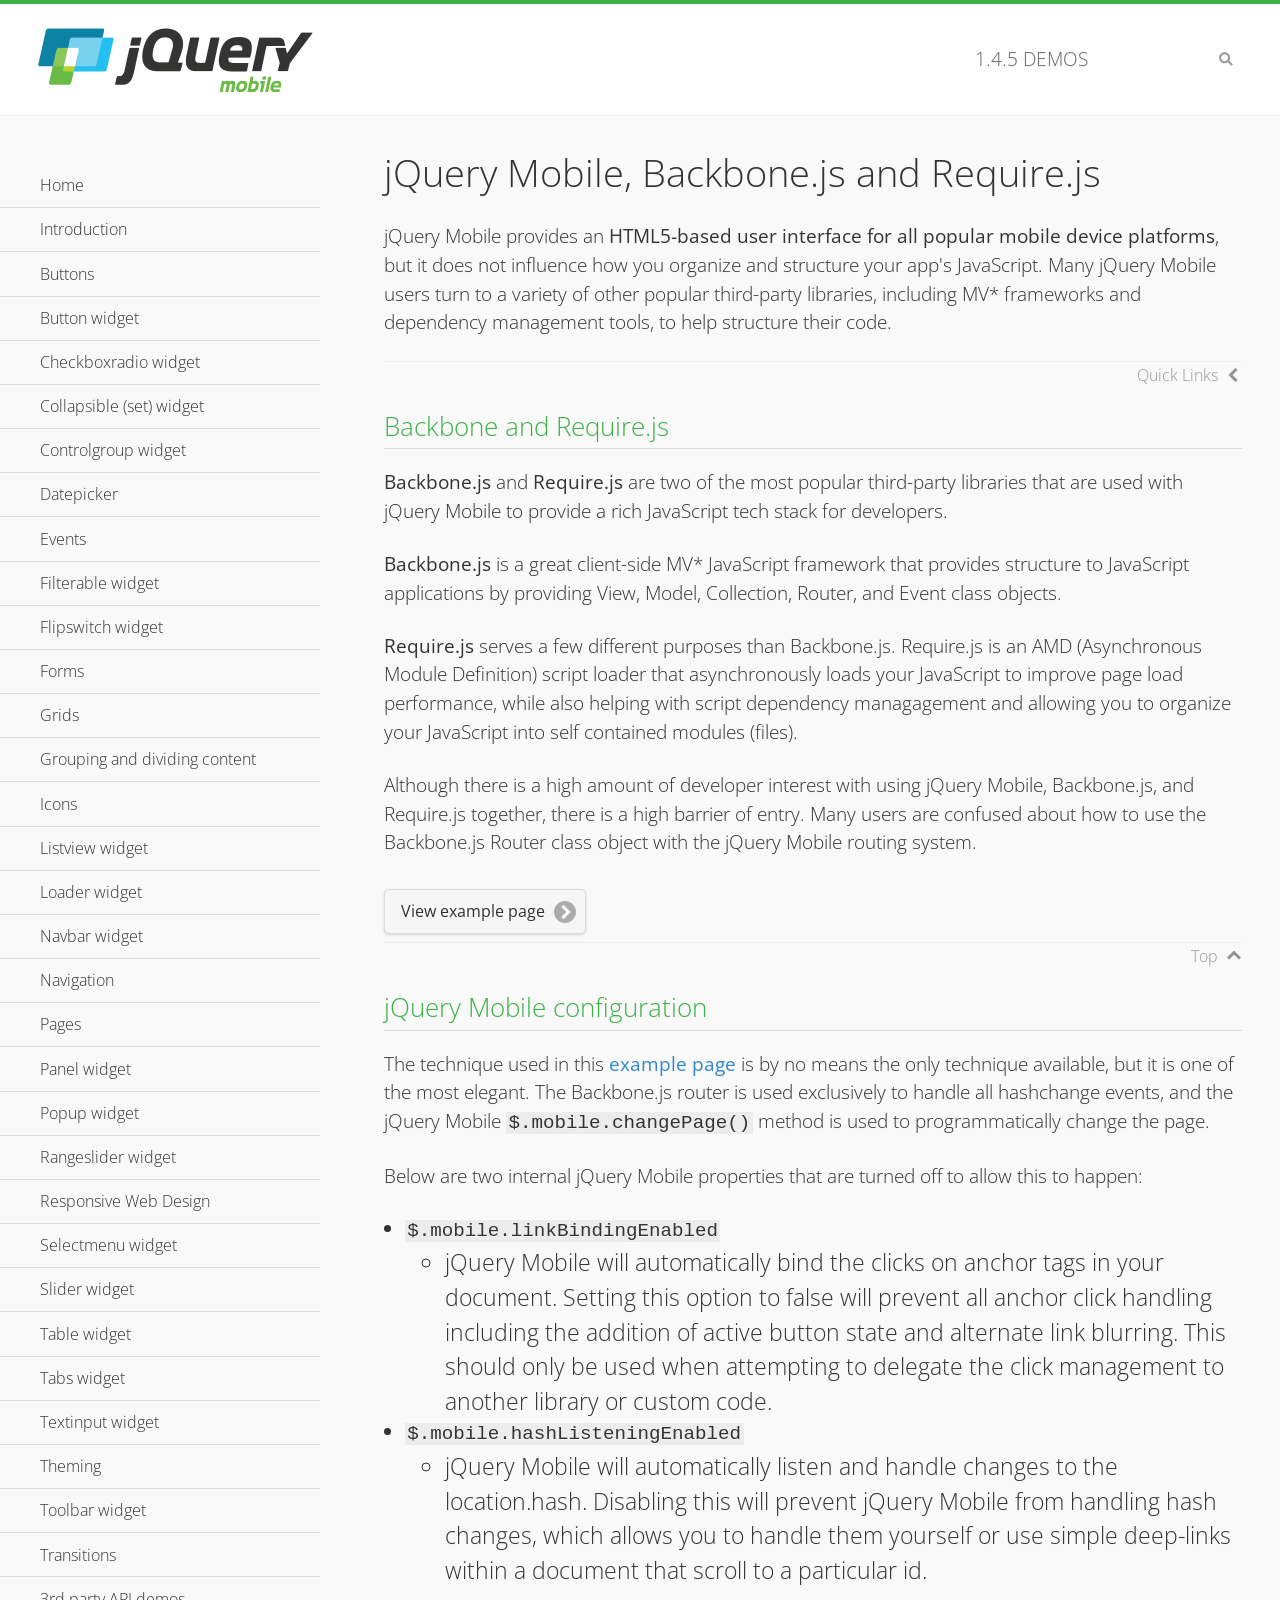
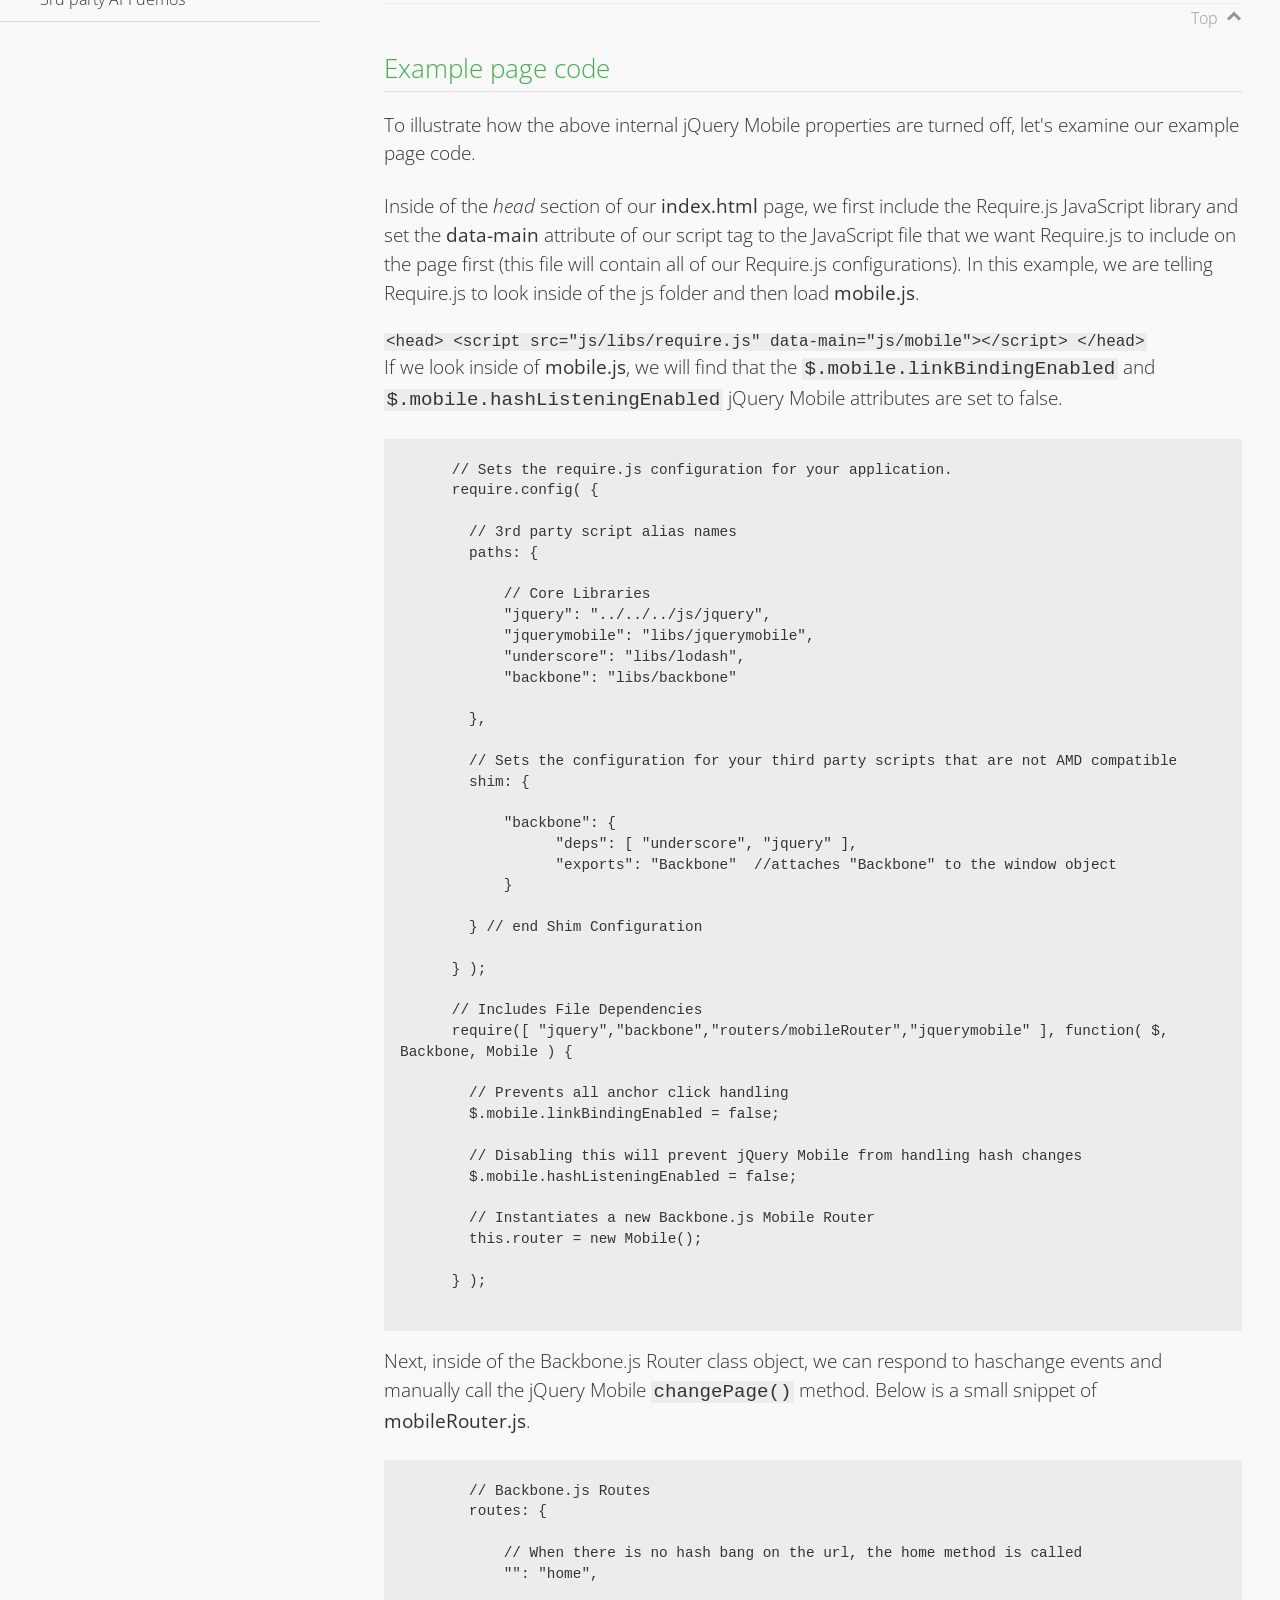
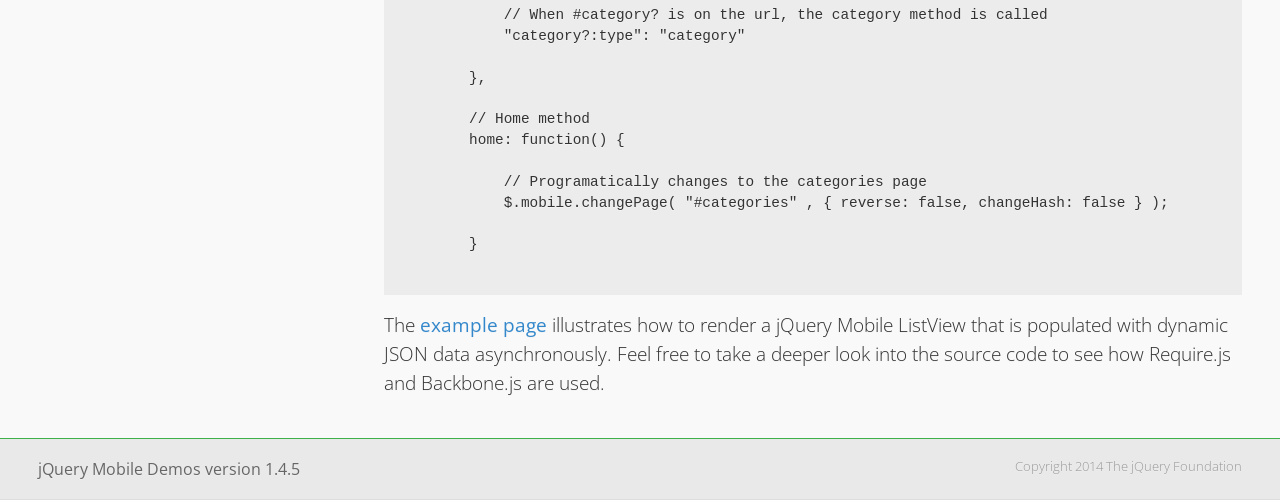
<file: node/publicConfig/jquery.mobile-1.4.5/demos/backbone-requirejs/index.html>
<!DOCTYPE html>
<html>
  <head>
  <meta charset="utf-8">
  <meta name="viewport" content="width=device-width, initial-scale=1">
  <title>jQuery Mobile - Backbone.js and Require.js Apps</title>
	<link rel="shortcut icon" href="../favicon.ico">
    <link rel="stylesheet" href="http://fonts.googleapis.com/css?family=Open+Sans:300,400,700">
	<link rel="stylesheet" href="../css/themes/default/jquery.mobile-1.4.5.min.css">
	<link rel="stylesheet" href="../_assets/css/jqm-demos.css">
	<script src="../js/jquery.js"></script>
	<script src="../_assets/js/index.js"></script>
	<script src="../js/jquery.mobile-1.4.5.min.js"></script>

</head>
<body>
<div data-role="page" class="jqm-demos" data-quicklinks="true">

    <div data-role="header" class="jqm-header">
		<h2><a href="../" title="jQuery Mobile Demos home"><img src="../_assets/img/jquery-logo.png" alt="jQuery Mobile"></a></h2>
		<p><span class="jqm-version"></span> Demos</p>
        <a href="#" class="jqm-navmenu-link ui-btn ui-btn-icon-notext ui-corner-all ui-icon-bars ui-nodisc-icon ui-alt-icon ui-btn-left">Menu</a>
        <a href="#" class="jqm-search-link ui-btn ui-btn-icon-notext ui-corner-all ui-icon-search ui-nodisc-icon ui-alt-icon ui-btn-right">Search</a>
    </div><!-- /header -->

	<div role="main" class="ui-content jqm-content">

      <h1>jQuery Mobile, Backbone.js and Require.js</h1>
      <p>jQuery Mobile provides an <strong>HTML5-based user interface for all popular mobile device platforms</strong>, but it does not influence how you organize and structure your app's JavaScript.  Many jQuery Mobile users turn to a variety of other popular third-party libraries, including MV* frameworks and dependency management tools, to help structure their code.
      </p>

	  <h2>Backbone and Require.js</h2>
      <p><strong>Backbone.js</strong> and <strong>Require.js</strong> are two of the most popular third-party libraries that are used with jQuery Mobile to provide a rich JavaScript tech stack for developers.
      </p>
      <p><strong>Backbone.js</strong> is a great client-side MV* JavaScript framework that provides structure to JavaScript applications by providing View, Model, Collection, Router, and Event class objects.
      </p>
      <p><strong>Require.js</strong> serves a few different purposes than Backbone.js. Require.js is an AMD (Asynchronous Module Definition) script loader that asynchronously loads your JavaScript to improve page load performance, while also helping with script dependency managagement and allowing you to organize your JavaScript into self contained modules (files).
      </p>
      <p>Although there is a high amount of developer interest with using jQuery Mobile, Backbone.js, and Require.js together, there is a high barrier of entry.  Many users are confused about how to use the Backbone.js Router class object with the jQuery Mobile routing system.</p>

	   <a href="backbone-require.html" rel="external" class="ui-btn ui-btn-inline ui-corner-all ui-shadow ui-btn-icon-right ui-icon-carat-r">View example page</a>

      <h2>jQuery Mobile configuration</h2>

      <p>The technique used in this <a href="backbone-require.html" rel="external">example page</a> is by no means the only technique available, but it is one of the most elegant.  The Backbone.js router is used exclusively to handle all hashchange events, and the jQuery Mobile <code>$.mobile.changePage()</code> method is used to programmatically change the page.</p>

      <p>Below are two internal jQuery Mobile properties that are turned off to allow this to happen:</p>

      <ul>
        <li><code>$.mobile.linkBindingEnabled</code>
          <ul>
            <li>jQuery Mobile will automatically bind the clicks on anchor tags in your document. Setting this option to false will prevent all anchor click handling including the addition of active button state and alternate link blurring. This should only be used when attempting to delegate the click management to another library or custom code.</li>
            </ul>
        </li>
        <li><code>$.mobile.hashListeningEnabled</code>
          <ul>
            <li>jQuery Mobile will automatically listen and handle changes to the location.hash. Disabling this will prevent jQuery Mobile from handling hash changes, which allows you to handle them yourself or use simple deep-links within a document that scroll to a particular id.</li>
            </ul>
        </li>
      </ul>

	  <h2>Example page code</h2>
      <p>To illustrate how the above internal jQuery Mobile properties are turned off, let's examine our example page code.</p>

      <p>Inside of the <em>head</em> section of our <strong>index.html</strong> page, we first include the Require.js JavaScript library and set the <strong>data-main</strong> attribute of our script tag to the JavaScript file that we want Require.js to include on the page first (this file will contain all of our Require.js configurations).  In this example, we are telling Require.js to look inside of the js folder and then load <strong>mobile.js</strong>.
      </p>

      <code>
        &lt;head&gt;
          &lt;script src=&quot;js/libs/require.js&quot; data-main=&quot;js/mobile&quot;&gt;&lt;/script&gt;
        &lt;/head&gt;
      </code>
      <p>If we look inside of <strong>mobile.js</strong>, we will find that the <code>$.mobile.linkBindingEnabled</code> and <code>$.mobile.hashListeningEnabled</code> jQuery Mobile attributes are set to false.
      </p>
      <pre>
      <code>
      // Sets the require.js configuration for your application.
      require.config( {

        // 3rd party script alias names
        paths: {

            // Core Libraries
            "jquery": "../../../js/jquery",
            "jquerymobile": "libs/jquerymobile",
            "underscore": "libs/lodash",
            "backbone": "libs/backbone"

        },

        // Sets the configuration for your third party scripts that are not AMD compatible
        shim: {

            "backbone": {
                  "deps": [ "underscore", "jquery" ],
                  "exports": "Backbone"  //attaches "Backbone" to the window object
            }

        } // end Shim Configuration

      } );

      // Includes File Dependencies
      require([ "jquery","backbone","routers/mobileRouter","jquerymobile" ], function( $, Backbone, Mobile ) {

        // Prevents all anchor click handling
        $.mobile.linkBindingEnabled = false;

        // Disabling this will prevent jQuery Mobile from handling hash changes
        $.mobile.hashListeningEnabled = false;

        // Instantiates a new Backbone.js Mobile Router
        this.router = new Mobile();

      } );
</code>
</pre>
<p>Next, inside of the Backbone.js Router class object, we can respond to haschange events and manually call the jQuery Mobile <code>changePage()</code> method.  Below is a small snippet of <strong>mobileRouter.js</strong>.</p>
<pre>
<code>
        // Backbone.js Routes
        routes: {

            // When there is no hash bang on the url, the home method is called
            "": "home",

            // When #category? is on the url, the category method is called
            "category?:type": "category"

        },

        // Home method
        home: function() {

            // Programatically changes to the categories page
            $.mobile.changePage( "#categories" , { reverse: false, changeHash: false } );

        }
</code>
</pre>

		<p>The <a href="backbone-require.html" rel="external">example page</a> illustrates how to render a jQuery Mobile ListView that is populated with dynamic JSON data asynchronously. Feel free to take a deeper look into the source code to see how Require.js and Backbone.js are used.</p>

    </div><!-- /content -->
	    <div data-role="panel" class="jqm-navmenu-panel" data-position="left" data-display="overlay" data-theme="a">
	    	<ul class="jqm-list ui-alt-icon ui-nodisc-icon">
<li data-filtertext="demos homepage" data-icon="home"><a href=".././">Home</a></li>
<li data-filtertext="introduction overview getting started"><a href="../intro/" data-ajax="false">Introduction</a></li>
<li data-filtertext="buttons button markup buttonmarkup method anchor link button element"><a href="../button-markup/" data-ajax="false">Buttons</a></li>
<li data-filtertext="form button widget input button submit reset"><a href="../button/" data-ajax="false">Button widget</a></li>
<li data-role="collapsible" data-enhanced="true" data-collapsed-icon="carat-d" data-expanded-icon="carat-u" data-iconpos="right" data-inset="false" class="ui-collapsible ui-collapsible-themed-content ui-collapsible-collapsed">
	<h3 class="ui-collapsible-heading ui-collapsible-heading-collapsed">
		<a href="#" class="ui-collapsible-heading-toggle ui-btn ui-btn-icon-right ui-btn-inherit ui-icon-carat-d">
		    Checkboxradio widget<span class="ui-collapsible-heading-status"> click to expand contents</span>
		</a>
	</h3>
	<div class="ui-collapsible-content ui-body-inherit ui-collapsible-content-collapsed" aria-hidden="true">
		<ul>
			<li data-filtertext="form checkboxradio widget checkbox input checkboxes controlgroups"><a href="../checkboxradio-checkbox/" data-ajax="false">Checkboxes</a></li>
			<li data-filtertext="form checkboxradio widget radio input radio buttons controlgroups"><a href="../checkboxradio-radio/" data-ajax="false">Radio buttons</a></li>
		</ul>
	</div>
</li>
<li data-role="collapsible" data-enhanced="true" data-collapsed-icon="carat-d" data-expanded-icon="carat-u" data-iconpos="right" data-inset="false" class="ui-collapsible ui-collapsible-themed-content ui-collapsible-collapsed">
	<h3 class="ui-collapsible-heading ui-collapsible-heading-collapsed">
		<a href="#" class="ui-collapsible-heading-toggle ui-btn ui-btn-icon-right ui-btn-inherit ui-icon-carat-d">
			Collapsible (set) widget<span class="ui-collapsible-heading-status"> click to expand contents</span>
		</a>
	</h3>
	<div class="ui-collapsible-content ui-body-inherit ui-collapsible-content-collapsed" aria-hidden="true">
		<ul>
			<li data-filtertext="collapsibles content formatting"><a href="../collapsible/" data-ajax="false">Collapsible</a></li>
			<li data-filtertext="dynamic collapsible set accordion append expand"><a href="../collapsible-dynamic/" data-ajax="false">Dynamic collapsibles</a></li>
			<li data-filtertext="accordions collapsible set widget content formatting grouped collapsibles"><a href="../collapsibleset/" data-ajax="false">Collapsible set</a></li>
		</ul>
	</div>
</li>
<li data-role="collapsible" data-enhanced="true" data-collapsed-icon="carat-d" data-expanded-icon="carat-u" data-iconpos="right" data-inset="false" class="ui-collapsible ui-collapsible-themed-content ui-collapsible-collapsed">
	<h3 class="ui-collapsible-heading ui-collapsible-heading-collapsed">
		<a href="#" class="ui-collapsible-heading-toggle ui-btn ui-btn-icon-right ui-btn-inherit ui-icon-carat-d">
			Controlgroup widget<span class="ui-collapsible-heading-status"> click to expand contents</span>
		</a>
	</h3>
	<div class="ui-collapsible-content ui-body-inherit ui-collapsible-content-collapsed" aria-hidden="true">
		<ul>
			<li data-filtertext="controlgroups selectmenu checkboxradio input grouped buttons horizontal vertical"><a href="../controlgroup/" data-ajax="false">Controlgroup</a></li>
			<li data-filtertext="dynamic controlgroup dynamically add buttons"><a href="../controlgroup-dynamic/" data-ajax="false">Dynamic controlgroups</a></li>
		</ul>
	</div>
</li>
<li data-filtertext="form datepicker widget date input"><a href="../datepicker/" data-ajax="false">Datepicker</a></li>
<li data-role="collapsible" data-enhanced="true" data-collapsed-icon="carat-d" data-expanded-icon="carat-u" data-iconpos="right" data-inset="false" class="ui-collapsible ui-collapsible-themed-content ui-collapsible-collapsed">
	<h3 class="ui-collapsible-heading ui-collapsible-heading-collapsed">
		<a href="#" class="ui-collapsible-heading-toggle ui-btn ui-btn-icon-right ui-btn-inherit ui-icon-carat-d">
			Events<span class="ui-collapsible-heading-status"> click to expand contents</span>
		</a>
	</h3>
	<div class="ui-collapsible-content ui-body-inherit ui-collapsible-content-collapsed" aria-hidden="true">
		<ul>
			<li data-filtertext="swipe to delete list items listviews swipe events"><a href="../swipe-list/" data-ajax="false">Swipe list items</a></li>
			<li data-filtertext="swipe to navigate swipe page navigation swipe events"><a href="../swipe-page/" data-ajax="false">Swipe page navigation</a></li>
		</ul>
	</div>
</li>
<li data-filtertext="filterable filter elements sorting searching listview table"><a href="../filterable/" data-ajax="false">Filterable widget</a></li>
<li data-filtertext="form flipswitch widget flip toggle switch binary select checkbox input"><a href="../flipswitch/" data-ajax="false">Flipswitch widget</a></li>
<li data-role="collapsible" data-enhanced="true" data-collapsed-icon="carat-d" data-expanded-icon="carat-u" data-iconpos="right" data-inset="false" class="ui-collapsible ui-collapsible-themed-content ui-collapsible-collapsed">
	<h3 class="ui-collapsible-heading ui-collapsible-heading-collapsed">
		<a href="#" class="ui-collapsible-heading-toggle ui-btn ui-btn-icon-right ui-btn-inherit ui-icon-carat-d">
			Forms<span class="ui-collapsible-heading-status"> click to expand contents</span>
		</a>
	</h3>
	<div class="ui-collapsible-content ui-body-inherit ui-collapsible-content-collapsed" aria-hidden="true">
		<ul>
			<li data-filtertext="forms text checkbox radio range button submit reset inputs selects textarea slider flipswitch label form elements"><a href="../forms/" data-ajax="false">Forms</a></li>
			<li data-filtertext="form hide labels hidden accessible ui-hidden-accessible forms"><a href="../forms-label-hidden-accessible/" data-ajax="false">Hide labels</a></li>
			<li data-filtertext="form field containers fieldcontain ui-field-contain forms"><a href="../forms-field-contain/" data-ajax="false">Field containers</a></li>
			<li data-filtertext="forms disabled form elements"><a href="../forms-disabled/" data-ajax="false">Forms disabled</a></li>
			<li data-filtertext="forms gallery examples overview forms text checkbox radio range button submit reset inputs selects textarea slider flipswitch label form elements"><a href="../forms-gallery/" data-ajax="false">Forms gallery</a></li>
		</ul>
	</div>
</li>
<li data-role="collapsible" data-enhanced="true" data-collapsed-icon="carat-d" data-expanded-icon="carat-u" data-iconpos="right" data-inset="false" class="ui-collapsible ui-collapsible-themed-content ui-collapsible-collapsed">
	<h3 class="ui-collapsible-heading ui-collapsible-heading-collapsed">
		<a href="#" class="ui-collapsible-heading-toggle ui-btn ui-btn-icon-right ui-btn-inherit ui-icon-carat-d">
			Grids<span class="ui-collapsible-heading-status"> click to expand contents</span>
		</a>
	</h3>
	<div class="ui-collapsible-content ui-body-inherit ui-collapsible-content-collapsed" aria-hidden="true">
		<ul>
			<li data-filtertext="grids columns blocks content formatting rwd responsive css framework"><a href="../grids/" data-ajax="false">Grids</a></li>
			<li data-filtertext="buttons in grids css framework"><a href="../grids-buttons/" data-ajax="false">Buttons in grids</a></li>
			<li data-filtertext="custom responsive grids rwd css framework"><a href="../grids-custom-responsive/" data-ajax="false">Custom responsive grids</a></li>
		</ul>
	</div>
</li>
<li data-filtertext="blocks content formatting sections heading"><a href="../body-bar-classes/" data-ajax="false">Grouping and dividing content</a></li>
<li data-role="collapsible" data-enhanced="true" data-collapsed-icon="carat-d" data-expanded-icon="carat-u" data-iconpos="right" data-inset="false" class="ui-collapsible ui-collapsible-themed-content ui-collapsible-collapsed">
	<h3 class="ui-collapsible-heading ui-collapsible-heading-collapsed">
		<a href="#" class="ui-collapsible-heading-toggle ui-btn ui-btn-icon-right ui-btn-inherit ui-icon-carat-d">
			Icons<span class="ui-collapsible-heading-status"> click to expand contents</span>
		</a>
	</h3>
	<div class="ui-collapsible-content ui-body-inherit ui-collapsible-content-collapsed" aria-hidden="true">
		<ul>
			<li data-filtertext="button icons svg disc alt custom icon position"><a href="../icons/" data-ajax="false">Icons</a></li>
			<li data-filtertext=""><a href="../icons-grunticon/" data-ajax="false">Grunticon loader</a></li>
		</ul>
	</div>
</li>
<li data-role="collapsible" data-enhanced="true" data-collapsed-icon="carat-d" data-expanded-icon="carat-u" data-iconpos="right" data-inset="false" class="ui-collapsible ui-collapsible-themed-content ui-collapsible-collapsed">
	<h3 class="ui-collapsible-heading ui-collapsible-heading-collapsed">
		<a href="#" class="ui-collapsible-heading-toggle ui-btn ui-btn-icon-right ui-btn-inherit ui-icon-carat-d">
			Listview widget<span class="ui-collapsible-heading-status"> click to expand contents</span>
		</a>
	</h3>
	<div class="ui-collapsible-content ui-body-inherit ui-collapsible-content-collapsed" aria-hidden="true">
		<ul>
			<li data-filtertext="listview widget thumbnails icons nested split button collapsible ul ol"><a href="../listview/" data-ajax="false">Listview</a></li>
			<li data-filtertext="autocomplete filterable reveal listview filtertextbeforefilter placeholder"><a href="../listview-autocomplete/" data-ajax="false">Listview autocomplete</a></li>
			<li data-filtertext="autocomplete filterable reveal listview remote data filtertextbeforefilter placeholder"><a href="../listview-autocomplete-remote/" data-ajax="false">Listview autocomplete remote data</a></li>
			<li data-filtertext="autodividers anchor jump scroll linkbars listview lists ul ol"><a href="../listview-autodividers-linkbar/" data-ajax="false">Listview autodividers linkbar</a></li>
			<li data-filtertext="listview autodividers selector autodividersselector lists ul ol"><a href="../listview-autodividers-selector/" data-ajax="false">Listview autodividers selector</a></li>
			<li data-filtertext="listview nested list items"><a href="../listview-nested-lists/" data-ajax="false">Nested Listviews</a></li>
			<li data-filtertext="listview collapsible list items flat"><a href="../listview-collapsible-item-flat/" data-ajax="false">Listview collapsible list items (flat)</a></li>
			<li data-filtertext="listview collapsible list indented"><a href="../listview-collapsible-item-indented/" data-ajax="false">Listview collapsible list items (indented)</a></li>
			<li data-filtertext="grid listview responsive grids responsive listviews lists ul"><a href="../listview-grid/" data-ajax="false">Listview responsive grid</a></li>
		</ul>
	</div>
</li>
<li data-filtertext="loader widget page loading navigation overlay spinner"><a href="../loader/" data-ajax="false">Loader widget</a></li>
<li data-filtertext="navbar widget navmenu toolbars header footer"><a href="../navbar/" data-ajax="false">Navbar widget</a></li>
<li data-role="collapsible" data-enhanced="true" data-collapsed-icon="carat-d" data-expanded-icon="carat-u" data-iconpos="right" data-inset="false" class="ui-collapsible ui-collapsible-themed-content ui-collapsible-collapsed">
	<h3 class="ui-collapsible-heading ui-collapsible-heading-collapsed">
		<a href="#" class="ui-collapsible-heading-toggle ui-btn ui-btn-icon-right ui-btn-inherit ui-icon-carat-d">
			Navigation<span class="ui-collapsible-heading-status"> click to expand contents</span>
		</a>
	</h3>
	<div class="ui-collapsible-content ui-body-inherit ui-collapsible-content-collapsed" aria-hidden="true">
		<ul>
			<li data-filtertext="ajax navigation navigate widget history event method"><a href="../navigation/" data-ajax="false">Navigation</a></li>
			<li data-filtertext="linking pages page links navigation ajax prefetch cache"><a href="../navigation-linking-pages/" data-ajax="false">Linking pages</a></li>
			<!-- <li data-filtertext="php redirect server redirection server-side navigation"><a href="../navigation-php-redirect/" data-ajax="false">PHP redirect demo</a></li>-->
			<li data-filtertext="navigation redirection hash query"><a href="../navigation-hash-processing/" data-ajax="false">Hash processing demo</a></li>
			<li data-filtertext="navigation redirection hash query"><a href="../page-events/" data-ajax="false">Page Navigation Events</a></li>
		</ul>
	</div>
</li>
<li data-role="collapsible" data-enhanced="true" data-collapsed-icon="carat-d" data-expanded-icon="carat-u" data-iconpos="right" data-inset="false" class="ui-collapsible ui-collapsible-themed-content ui-collapsible-collapsed">
	<h3 class="ui-collapsible-heading ui-collapsible-heading-collapsed">
		<a href="#" class="ui-collapsible-heading-toggle ui-btn ui-btn-icon-right ui-btn-inherit ui-icon-carat-d">
			Pages<span class="ui-collapsible-heading-status"> click to expand contents</span>
		</a>
	</h3>
	<div class="ui-collapsible-content ui-body-inherit ui-collapsible-content-collapsed" aria-hidden="true">
		<ul>
			<li data-filtertext="pages page widget ajax navigation"><a href="../pages/" data-ajax="false">Pages</a></li>
			<li data-filtertext="single page"><a href="../pages-single-page/" data-ajax="false">Single page</a></li>
			<li data-filtertext="multipage multi-page page"><a href="../pages-multi-page/" data-ajax="false">Multi-page template</a></li>
			<li data-filtertext="dialog page widget modal popup"><a href="../pages-dialog/" data-ajax="false">Dialog page</a></li>
		</ul>
	</div>
</li>
<li data-role="collapsible" data-enhanced="true" data-collapsed-icon="carat-d" data-expanded-icon="carat-u" data-iconpos="right" data-inset="false" class="ui-collapsible ui-collapsible-themed-content ui-collapsible-collapsed">
	<h3 class="ui-collapsible-heading ui-collapsible-heading-collapsed">
		<a href="#" class="ui-collapsible-heading-toggle ui-btn ui-btn-icon-right ui-btn-inherit ui-icon-carat-d">
			Panel widget<span class="ui-collapsible-heading-status"> click to expand contents</span>
		</a>
	</h3>
	<div class="ui-collapsible-content ui-body-inherit ui-collapsible-content-collapsed" aria-hidden="true">
		<ul>
			<li data-filtertext="panel widget sliding panels reveal push overlay responsive"><a href="../panel/" data-ajax="false">Panel</a></li>
			<li data-filtertext=""><a href="../panel-external/" data-ajax="false">External panels</a></li>
			<li data-filtertext="panel "><a href="../panel-fixed/" data-ajax="false">Fixed panels</a></li>
			<li data-filtertext="panel slide panels sliding panels shadow rwd responsive breakpoint"><a href="../panel-responsive/" data-ajax="false">Panels responsive</a></li>
			<li data-filtertext="panel custom style custom panel width reveal shadow listview panel styling page background wrapper"><a href="../panel-styling/" data-ajax="false">Custom panel style</a></li>
			<li data-filtertext="panel open on swipe"><a href="../panel-swipe-open/" data-ajax="false">Panel open on swipe</a></li>
			<li data-filtertext="panels outside page internal external toolbars"><a href="../panel-external-internal/" data-ajax="false">Panel external and internal</a></li>
		</ul>
	</div>
</li>
<li data-role="collapsible" data-enhanced="true" data-collapsed-icon="carat-d" data-expanded-icon="carat-u" data-iconpos="right" data-inset="false" class="ui-collapsible ui-collapsible-themed-content ui-collapsible-collapsed">
	<h3 class="ui-collapsible-heading ui-collapsible-heading-collapsed">
		<a href="#" class="ui-collapsible-heading-toggle ui-btn ui-btn-icon-right ui-btn-inherit ui-icon-carat-d">
			Popup widget<span class="ui-collapsible-heading-status"> click to expand contents</span>
		</a>
	</h3>
	<div class="ui-collapsible-content ui-body-inherit ui-collapsible-content-collapsed" aria-hidden="true">
		<ul>
			<li data-filtertext="popup widget popups dialog modal transition tooltip lightbox form overlay screen flip pop fade transition"><a href="../popup/" data-ajax="false">Popup</a></li>
			<li data-filtertext="popup alignment position"><a href="../popup-alignment/" data-ajax="false">Popup alignment</a></li>
			<li data-filtertext="popup arrow size popups popover"><a href="../popup-arrow-size/" data-ajax="false">Popup arrow size</a></li>
			<li data-filtertext="dynamic popups popup images lightbox"><a href="../popup-dynamic/" data-ajax="false">Dynamic popups</a></li>
			<li data-filtertext="popups with iframes scaling"><a href="../popup-iframe/" data-ajax="false">Popups with iframes</a></li>
			<li data-filtertext="popup image scaling"><a href="../popup-image-scaling/" data-ajax="false">Popup image scaling</a></li>
			<li data-filtertext="external popup outside multi-page"><a href="../popup-outside-multipage/" data-ajax="false">Popup outside multi-page</a></li>
		</ul>
	</div>
</li>
<li data-filtertext="form rangeslider widget dual sliders dual handle sliders range input"><a href="../rangeslider/" data-ajax="false">Rangeslider widget</a></li>
<li data-filtertext="responsive web design rwd adaptive progressive enhancement PE accessible mobile breakpoints media query media queries"><a href="../rwd/" data-ajax="false">Responsive Web Design</a></li>
<li data-role="collapsible" data-enhanced="true" data-collapsed-icon="carat-d" data-expanded-icon="carat-u" data-iconpos="right" data-inset="false" class="ui-collapsible ui-collapsible-themed-content ui-collapsible-collapsed">
	<h3 class="ui-collapsible-heading ui-collapsible-heading-collapsed">
		<a href="#" class="ui-collapsible-heading-toggle ui-btn ui-btn-icon-right ui-btn-inherit ui-icon-carat-d">
			Selectmenu widget<span class="ui-collapsible-heading-status"> click to expand contents</span>
		</a>
	</h3>
	<div class="ui-collapsible-content ui-body-inherit ui-collapsible-content-collapsed" aria-hidden="true">
		<ul>
			<li data-filtertext="form selectmenu widget select input custom select menu selects"><a href="../selectmenu/" data-ajax="false">Selectmenu</a></li>
			<li data-filtertext="form custom select menu selectmenu widget custom menu option optgroup multiple selects"><a href="../selectmenu-custom/" data-ajax="false">Custom select menu</a></li>
			<li data-filtertext="filterable select filter popup dialog"><a href="../selectmenu-custom-filter/" data-ajax="false">Custom select menu with filter</a></li>
		</ul>
	</div>
</li>
<li data-role="collapsible" data-enhanced="true" data-collapsed-icon="carat-d" data-expanded-icon="carat-u" data-iconpos="right" data-inset="false" class="ui-collapsible ui-collapsible-themed-content ui-collapsible-collapsed">
	<h3 class="ui-collapsible-heading ui-collapsible-heading-collapsed">
		<a href="#" class="ui-collapsible-heading-toggle ui-btn ui-btn-icon-right ui-btn-inherit ui-icon-carat-d">
			Slider widget<span class="ui-collapsible-heading-status"> click to expand contents</span>
		</a>
	</h3>
	<div class="ui-collapsible-content ui-body-inherit ui-collapsible-content-collapsed" aria-hidden="true">
		<ul>
			<li data-filtertext="form slider widget range input single sliders"><a href="../slider/" data-ajax="false">Slider</a></li>
			<li data-filtertext="form slider widget flipswitch slider binary select flip toggle switch"><a href="../slider-flipswitch/" data-ajax="false">Slider flip toggle switch</a></li>
			<li data-filtertext="form slider tooltip handle value input range sliders"><a href="../slider-tooltip/" data-ajax="false">Slider tooltip</a></li>
		</ul>
	</div>
</li>
<li data-role="collapsible" data-enhanced="true" data-collapsed-icon="carat-d" data-expanded-icon="carat-u" data-iconpos="right" data-inset="false" class="ui-collapsible ui-collapsible-themed-content ui-collapsible-collapsed">
	<h3 class="ui-collapsible-heading ui-collapsible-heading-collapsed">
		<a href="#" class="ui-collapsible-heading-toggle ui-btn ui-btn-icon-right ui-btn-inherit ui-icon-carat-d">
			Table widget<span class="ui-collapsible-heading-status"> click to expand contents</span>
		</a>
	</h3>
	<div class="ui-collapsible-content ui-body-inherit ui-collapsible-content-collapsed" aria-hidden="true">
		<ul>
			<li data-filtertext="table widget reflow column toggle th td responsive tables rwd hide show tabular"><a href="../table-column-toggle/" data-ajax="false">Table Column Toggle</a></li>
			<li data-filtertext="table column toggle phone comparison demo"><a href="../table-column-toggle-example/" data-ajax="false">Table Column Toggle demo</a></li>
			<li data-filtertext="responsive tables table column toggle heading groups rwd breakpoint"><a href="../table-column-toggle-heading-groups/" data-ajax="false">Table Column Toggle heading groups</a></li>
			<li data-filtertext="responsive tables table column toggle hide rwd breakpoint customization options"><a href="../table-column-toggle-options/" data-ajax="false">Table Column Toggle options</a></li>
			<li data-filtertext="table reflow th td responsive rwd columns tabular"><a href="../table-reflow/" data-ajax="false">Table Reflow</a></li>
			<li data-filtertext="responsive tables table reflow heading groups rwd breakpoint"><a href="../table-reflow-heading-groups/" data-ajax="false">Table Reflow heading groups</a></li>
			<li data-filtertext="responsive tables table reflow stripes strokes table style"><a href="../table-reflow-stripes-strokes/" data-ajax="false">Table Reflow stripes and strokes</a></li>
			<li data-filtertext="responsive tables table reflow stack custom styles"><a href="../table-reflow-styling/" data-ajax="false">Table Reflow custom styles</a></li>
		</ul>
	</div>
</li>
<li data-filtertext="ui tabs widget"><a href="../tabs/" data-ajax="false">Tabs widget</a></li>
<li data-filtertext="form textinput widget text input textarea number date time tel email file color password"><a href="../textinput/" data-ajax="false">Textinput widget</a></li>
<li data-role="collapsible" data-enhanced="true" data-collapsed-icon="carat-d" data-expanded-icon="carat-u" data-iconpos="right" data-inset="false" class="ui-collapsible ui-collapsible-themed-content ui-collapsible-collapsed">
	<h3 class="ui-collapsible-heading ui-collapsible-heading-collapsed">
		<a href="#" class="ui-collapsible-heading-toggle ui-btn ui-btn-icon-right ui-btn-inherit ui-icon-carat-d">
			Theming<span class="ui-collapsible-heading-status"> click to expand contents</span>
		</a>
	</h3>
	<div class="ui-collapsible-content ui-body-inherit ui-collapsible-content-collapsed" aria-hidden="true">
		<ul>
			<li data-filtertext="default theme swatches theming style css"><a href="../theme-default/" data-ajax="false">Default theme</a></li>
			<li data-filtertext="classic theme old theme swatches theming style css"><a href="../theme-classic/" data-ajax="false">Classic theme</a></li>
		</ul>
	</div>
</li>
<li data-role="collapsible" data-enhanced="true" data-collapsed-icon="carat-d" data-expanded-icon="carat-u" data-iconpos="right" data-inset="false" class="ui-collapsible ui-collapsible-themed-content ui-collapsible-collapsed">
	<h3 class="ui-collapsible-heading ui-collapsible-heading-collapsed">
		<a href="#" class="ui-collapsible-heading-toggle ui-btn ui-btn-icon-right ui-btn-inherit ui-icon-carat-d">
			Toolbar widget<span class="ui-collapsible-heading-status"> click to expand contents</span>
		</a>
	</h3>
	<div class="ui-collapsible-content ui-body-inherit ui-collapsible-content-collapsed" aria-hidden="true">
		<ul>
			<li data-filtertext="toolbar widget header footer toolbars fixed fullscreen external sections"><a href="../toolbar/" data-ajax="false">Toolbar</a></li>
			<li data-filtertext="dynamic toolbars dynamically add toolbar header footer"><a href="../toolbar-dynamic/" data-ajax="false">Dynamic toolbars</a></li>
			<li data-filtertext="external toolbars header footer"><a href="../toolbar-external/" data-ajax="false">External toolbars</a></li>
			<li data-filtertext="fixed toolbars header footer"><a href="../toolbar-fixed/" data-ajax="false">Fixed toolbars</a></li>
			<li data-filtertext="fixed fullscreen toolbars header footer"><a href="../toolbar-fixed-fullscreen/" data-ajax="false">Fullscreen toolbars</a></li>
			<li data-filtertext="external fixed toolbars header footer"><a href="../toolbar-fixed-external/" data-ajax="false">Fixed external toolbars</a></li>
			<li data-filtertext="external persistent toolbars header footer navbar navmenu"><a href="../toolbar-fixed-persistent/" data-ajax="false">Persistent toolbars</a></li>
			<li data-filtertext="external ajax optimized toolbars persistent toolbars header footer navbar"><a href="../toolbar-fixed-persistent-optimized/" data-ajax="false">Ajax optimized toolbars</a></li>
			<li data-filtertext="form in toolbars header footer"><a href="../toolbar-fixed-forms/" data-ajax="false">Form in toolbar</a></li>
		</ul>
	</div>
</li>
<li data-filtertext="page transitions animated pages popup navigation flip slide fade pop"><a href="../transitions/" data-ajax="false">Transitions</a></li>
<li data-role="collapsible" data-enhanced="true" data-collapsed-icon="carat-d" data-expanded-icon="carat-u" data-iconpos="right" data-inset="false" class="ui-collapsible ui-collapsible-themed-content ui-collapsible-collapsed">
	<h3 class="ui-collapsible-heading ui-collapsible-heading-collapsed">
		<a href="#" class="ui-collapsible-heading-toggle ui-btn ui-btn-icon-right ui-btn-inherit ui-icon-carat-d">
			3rd party API demos<span class="ui-collapsible-heading-status"> click to expand contents</span>
		</a>
	</h3>
	<div class="ui-collapsible-content ui-body-inherit ui-collapsible-content-collapsed" aria-hidden="true">
		<ul>
			<li data-filtertext="backbone requirejs navigation router"><a href="../backbone-requirejs/" data-ajax="false">Backbone RequireJS</a></li>
			<li data-filtertext="google maps geolocation demo"><a href="../map-geolocation/" data-ajax="false">Google Maps geolocation</a></li>
			<li data-filtertext="google maps hybrid"><a href="../map-list-toggle/" data-ajax="false">Google Maps list toggle</a></li>
		</ul>
	</div>
</li>



		     </ul>
		</div><!-- /panel -->


    <div data-role="footer" data-position="fixed" data-tap-toggle="false" class="jqm-footer">
        <p>jQuery Mobile Demos version <span class="jqm-version"></span></p>
        <p>Copyright 2014 The jQuery Foundation</p>
    </div><!-- /footer -->
	<!-- TODO: This should become an external panel so we can add input to markup (unique ID) -->
    <div data-role="panel" class="jqm-search-panel" data-position="right" data-display="overlay" data-theme="a">
		<div class="jqm-search">
			<ul class="jqm-list" data-filter-placeholder="Search demos..." data-filter-reveal="true">
<li data-filtertext="demos homepage" data-icon="home"><a href=".././">Home</a></li>
<li data-filtertext="introduction overview getting started"><a href="../intro/" data-ajax="false">Introduction</a></li>
<li data-filtertext="buttons button markup buttonmarkup method anchor link button element"><a href="../button-markup/" data-ajax="false">Buttons</a></li>
<li data-filtertext="form button widget input button submit reset"><a href="../button/" data-ajax="false">Button widget</a></li>
<li data-role="collapsible" data-enhanced="true" data-collapsed-icon="carat-d" data-expanded-icon="carat-u" data-iconpos="right" data-inset="false" class="ui-collapsible ui-collapsible-themed-content ui-collapsible-collapsed">
	<h3 class="ui-collapsible-heading ui-collapsible-heading-collapsed">
		<a href="#" class="ui-collapsible-heading-toggle ui-btn ui-btn-icon-right ui-btn-inherit ui-icon-carat-d">
		    Checkboxradio widget<span class="ui-collapsible-heading-status"> click to expand contents</span>
		</a>
	</h3>
	<div class="ui-collapsible-content ui-body-inherit ui-collapsible-content-collapsed" aria-hidden="true">
		<ul>
			<li data-filtertext="form checkboxradio widget checkbox input checkboxes controlgroups"><a href="../checkboxradio-checkbox/" data-ajax="false">Checkboxes</a></li>
			<li data-filtertext="form checkboxradio widget radio input radio buttons controlgroups"><a href="../checkboxradio-radio/" data-ajax="false">Radio buttons</a></li>
		</ul>
	</div>
</li>
<li data-role="collapsible" data-enhanced="true" data-collapsed-icon="carat-d" data-expanded-icon="carat-u" data-iconpos="right" data-inset="false" class="ui-collapsible ui-collapsible-themed-content ui-collapsible-collapsed">
	<h3 class="ui-collapsible-heading ui-collapsible-heading-collapsed">
		<a href="#" class="ui-collapsible-heading-toggle ui-btn ui-btn-icon-right ui-btn-inherit ui-icon-carat-d">
			Collapsible (set) widget<span class="ui-collapsible-heading-status"> click to expand contents</span>
		</a>
	</h3>
	<div class="ui-collapsible-content ui-body-inherit ui-collapsible-content-collapsed" aria-hidden="true">
		<ul>
			<li data-filtertext="collapsibles content formatting"><a href="../collapsible/" data-ajax="false">Collapsible</a></li>
			<li data-filtertext="dynamic collapsible set accordion append expand"><a href="../collapsible-dynamic/" data-ajax="false">Dynamic collapsibles</a></li>
			<li data-filtertext="accordions collapsible set widget content formatting grouped collapsibles"><a href="../collapsibleset/" data-ajax="false">Collapsible set</a></li>
		</ul>
	</div>
</li>
<li data-role="collapsible" data-enhanced="true" data-collapsed-icon="carat-d" data-expanded-icon="carat-u" data-iconpos="right" data-inset="false" class="ui-collapsible ui-collapsible-themed-content ui-collapsible-collapsed">
	<h3 class="ui-collapsible-heading ui-collapsible-heading-collapsed">
		<a href="#" class="ui-collapsible-heading-toggle ui-btn ui-btn-icon-right ui-btn-inherit ui-icon-carat-d">
			Controlgroup widget<span class="ui-collapsible-heading-status"> click to expand contents</span>
		</a>
	</h3>
	<div class="ui-collapsible-content ui-body-inherit ui-collapsible-content-collapsed" aria-hidden="true">
		<ul>
			<li data-filtertext="controlgroups selectmenu checkboxradio input grouped buttons horizontal vertical"><a href="../controlgroup/" data-ajax="false">Controlgroup</a></li>
			<li data-filtertext="dynamic controlgroup dynamically add buttons"><a href="../controlgroup-dynamic/" data-ajax="false">Dynamic controlgroups</a></li>
		</ul>
	</div>
</li>
<li data-filtertext="form datepicker widget date input"><a href="../datepicker/" data-ajax="false">Datepicker</a></li>
<li data-role="collapsible" data-enhanced="true" data-collapsed-icon="carat-d" data-expanded-icon="carat-u" data-iconpos="right" data-inset="false" class="ui-collapsible ui-collapsible-themed-content ui-collapsible-collapsed">
	<h3 class="ui-collapsible-heading ui-collapsible-heading-collapsed">
		<a href="#" class="ui-collapsible-heading-toggle ui-btn ui-btn-icon-right ui-btn-inherit ui-icon-carat-d">
			Events<span class="ui-collapsible-heading-status"> click to expand contents</span>
		</a>
	</h3>
	<div class="ui-collapsible-content ui-body-inherit ui-collapsible-content-collapsed" aria-hidden="true">
		<ul>
			<li data-filtertext="swipe to delete list items listviews swipe events"><a href="../swipe-list/" data-ajax="false">Swipe list items</a></li>
			<li data-filtertext="swipe to navigate swipe page navigation swipe events"><a href="../swipe-page/" data-ajax="false">Swipe page navigation</a></li>
		</ul>
	</div>
</li>
<li data-filtertext="filterable filter elements sorting searching listview table"><a href="../filterable/" data-ajax="false">Filterable widget</a></li>
<li data-filtertext="form flipswitch widget flip toggle switch binary select checkbox input"><a href="../flipswitch/" data-ajax="false">Flipswitch widget</a></li>
<li data-role="collapsible" data-enhanced="true" data-collapsed-icon="carat-d" data-expanded-icon="carat-u" data-iconpos="right" data-inset="false" class="ui-collapsible ui-collapsible-themed-content ui-collapsible-collapsed">
	<h3 class="ui-collapsible-heading ui-collapsible-heading-collapsed">
		<a href="#" class="ui-collapsible-heading-toggle ui-btn ui-btn-icon-right ui-btn-inherit ui-icon-carat-d">
			Forms<span class="ui-collapsible-heading-status"> click to expand contents</span>
		</a>
	</h3>
	<div class="ui-collapsible-content ui-body-inherit ui-collapsible-content-collapsed" aria-hidden="true">
		<ul>
			<li data-filtertext="forms text checkbox radio range button submit reset inputs selects textarea slider flipswitch label form elements"><a href="../forms/" data-ajax="false">Forms</a></li>
			<li data-filtertext="form hide labels hidden accessible ui-hidden-accessible forms"><a href="../forms-label-hidden-accessible/" data-ajax="false">Hide labels</a></li>
			<li data-filtertext="form field containers fieldcontain ui-field-contain forms"><a href="../forms-field-contain/" data-ajax="false">Field containers</a></li>
			<li data-filtertext="forms disabled form elements"><a href="../forms-disabled/" data-ajax="false">Forms disabled</a></li>
			<li data-filtertext="forms gallery examples overview forms text checkbox radio range button submit reset inputs selects textarea slider flipswitch label form elements"><a href="../forms-gallery/" data-ajax="false">Forms gallery</a></li>
		</ul>
	</div>
</li>
<li data-role="collapsible" data-enhanced="true" data-collapsed-icon="carat-d" data-expanded-icon="carat-u" data-iconpos="right" data-inset="false" class="ui-collapsible ui-collapsible-themed-content ui-collapsible-collapsed">
	<h3 class="ui-collapsible-heading ui-collapsible-heading-collapsed">
		<a href="#" class="ui-collapsible-heading-toggle ui-btn ui-btn-icon-right ui-btn-inherit ui-icon-carat-d">
			Grids<span class="ui-collapsible-heading-status"> click to expand contents</span>
		</a>
	</h3>
	<div class="ui-collapsible-content ui-body-inherit ui-collapsible-content-collapsed" aria-hidden="true">
		<ul>
			<li data-filtertext="grids columns blocks content formatting rwd responsive css framework"><a href="../grids/" data-ajax="false">Grids</a></li>
			<li data-filtertext="buttons in grids css framework"><a href="../grids-buttons/" data-ajax="false">Buttons in grids</a></li>
			<li data-filtertext="custom responsive grids rwd css framework"><a href="../grids-custom-responsive/" data-ajax="false">Custom responsive grids</a></li>
		</ul>
	</div>
</li>
<li data-filtertext="blocks content formatting sections heading"><a href="../body-bar-classes/" data-ajax="false">Grouping and dividing content</a></li>
<li data-role="collapsible" data-enhanced="true" data-collapsed-icon="carat-d" data-expanded-icon="carat-u" data-iconpos="right" data-inset="false" class="ui-collapsible ui-collapsible-themed-content ui-collapsible-collapsed">
	<h3 class="ui-collapsible-heading ui-collapsible-heading-collapsed">
		<a href="#" class="ui-collapsible-heading-toggle ui-btn ui-btn-icon-right ui-btn-inherit ui-icon-carat-d">
			Icons<span class="ui-collapsible-heading-status"> click to expand contents</span>
		</a>
	</h3>
	<div class="ui-collapsible-content ui-body-inherit ui-collapsible-content-collapsed" aria-hidden="true">
		<ul>
			<li data-filtertext="button icons svg disc alt custom icon position"><a href="../icons/" data-ajax="false">Icons</a></li>
			<li data-filtertext=""><a href="../icons-grunticon/" data-ajax="false">Grunticon loader</a></li>
		</ul>
	</div>
</li>
<li data-role="collapsible" data-enhanced="true" data-collapsed-icon="carat-d" data-expanded-icon="carat-u" data-iconpos="right" data-inset="false" class="ui-collapsible ui-collapsible-themed-content ui-collapsible-collapsed">
	<h3 class="ui-collapsible-heading ui-collapsible-heading-collapsed">
		<a href="#" class="ui-collapsible-heading-toggle ui-btn ui-btn-icon-right ui-btn-inherit ui-icon-carat-d">
			Listview widget<span class="ui-collapsible-heading-status"> click to expand contents</span>
		</a>
	</h3>
	<div class="ui-collapsible-content ui-body-inherit ui-collapsible-content-collapsed" aria-hidden="true">
		<ul>
			<li data-filtertext="listview widget thumbnails icons nested split button collapsible ul ol"><a href="../listview/" data-ajax="false">Listview</a></li>
			<li data-filtertext="autocomplete filterable reveal listview filtertextbeforefilter placeholder"><a href="../listview-autocomplete/" data-ajax="false">Listview autocomplete</a></li>
			<li data-filtertext="autocomplete filterable reveal listview remote data filtertextbeforefilter placeholder"><a href="../listview-autocomplete-remote/" data-ajax="false">Listview autocomplete remote data</a></li>
			<li data-filtertext="autodividers anchor jump scroll linkbars listview lists ul ol"><a href="../listview-autodividers-linkbar/" data-ajax="false">Listview autodividers linkbar</a></li>
			<li data-filtertext="listview autodividers selector autodividersselector lists ul ol"><a href="../listview-autodividers-selector/" data-ajax="false">Listview autodividers selector</a></li>
			<li data-filtertext="listview nested list items"><a href="../listview-nested-lists/" data-ajax="false">Nested Listviews</a></li>
			<li data-filtertext="listview collapsible list items flat"><a href="../listview-collapsible-item-flat/" data-ajax="false">Listview collapsible list items (flat)</a></li>
			<li data-filtertext="listview collapsible list indented"><a href="../listview-collapsible-item-indented/" data-ajax="false">Listview collapsible list items (indented)</a></li>
			<li data-filtertext="grid listview responsive grids responsive listviews lists ul"><a href="../listview-grid/" data-ajax="false">Listview responsive grid</a></li>
		</ul>
	</div>
</li>
<li data-filtertext="loader widget page loading navigation overlay spinner"><a href="../loader/" data-ajax="false">Loader widget</a></li>
<li data-filtertext="navbar widget navmenu toolbars header footer"><a href="../navbar/" data-ajax="false">Navbar widget</a></li>
<li data-role="collapsible" data-enhanced="true" data-collapsed-icon="carat-d" data-expanded-icon="carat-u" data-iconpos="right" data-inset="false" class="ui-collapsible ui-collapsible-themed-content ui-collapsible-collapsed">
	<h3 class="ui-collapsible-heading ui-collapsible-heading-collapsed">
		<a href="#" class="ui-collapsible-heading-toggle ui-btn ui-btn-icon-right ui-btn-inherit ui-icon-carat-d">
			Navigation<span class="ui-collapsible-heading-status"> click to expand contents</span>
		</a>
	</h3>
	<div class="ui-collapsible-content ui-body-inherit ui-collapsible-content-collapsed" aria-hidden="true">
		<ul>
			<li data-filtertext="ajax navigation navigate widget history event method"><a href="../navigation/" data-ajax="false">Navigation</a></li>
			<li data-filtertext="linking pages page links navigation ajax prefetch cache"><a href="../navigation-linking-pages/" data-ajax="false">Linking pages</a></li>
			<!-- <li data-filtertext="php redirect server redirection server-side navigation"><a href="../navigation-php-redirect/" data-ajax="false">PHP redirect demo</a></li>-->
			<li data-filtertext="navigation redirection hash query"><a href="../navigation-hash-processing/" data-ajax="false">Hash processing demo</a></li>
			<li data-filtertext="navigation redirection hash query"><a href="../page-events/" data-ajax="false">Page Navigation Events</a></li>
		</ul>
	</div>
</li>
<li data-role="collapsible" data-enhanced="true" data-collapsed-icon="carat-d" data-expanded-icon="carat-u" data-iconpos="right" data-inset="false" class="ui-collapsible ui-collapsible-themed-content ui-collapsible-collapsed">
	<h3 class="ui-collapsible-heading ui-collapsible-heading-collapsed">
		<a href="#" class="ui-collapsible-heading-toggle ui-btn ui-btn-icon-right ui-btn-inherit ui-icon-carat-d">
			Pages<span class="ui-collapsible-heading-status"> click to expand contents</span>
		</a>
	</h3>
	<div class="ui-collapsible-content ui-body-inherit ui-collapsible-content-collapsed" aria-hidden="true">
		<ul>
			<li data-filtertext="pages page widget ajax navigation"><a href="../pages/" data-ajax="false">Pages</a></li>
			<li data-filtertext="single page"><a href="../pages-single-page/" data-ajax="false">Single page</a></li>
			<li data-filtertext="multipage multi-page page"><a href="../pages-multi-page/" data-ajax="false">Multi-page template</a></li>
			<li data-filtertext="dialog page widget modal popup"><a href="../pages-dialog/" data-ajax="false">Dialog page</a></li>
		</ul>
	</div>
</li>
<li data-role="collapsible" data-enhanced="true" data-collapsed-icon="carat-d" data-expanded-icon="carat-u" data-iconpos="right" data-inset="false" class="ui-collapsible ui-collapsible-themed-content ui-collapsible-collapsed">
	<h3 class="ui-collapsible-heading ui-collapsible-heading-collapsed">
		<a href="#" class="ui-collapsible-heading-toggle ui-btn ui-btn-icon-right ui-btn-inherit ui-icon-carat-d">
			Panel widget<span class="ui-collapsible-heading-status"> click to expand contents</span>
		</a>
	</h3>
	<div class="ui-collapsible-content ui-body-inherit ui-collapsible-content-collapsed" aria-hidden="true">
		<ul>
			<li data-filtertext="panel widget sliding panels reveal push overlay responsive"><a href="../panel/" data-ajax="false">Panel</a></li>
			<li data-filtertext=""><a href="../panel-external/" data-ajax="false">External panels</a></li>
			<li data-filtertext="panel "><a href="../panel-fixed/" data-ajax="false">Fixed panels</a></li>
			<li data-filtertext="panel slide panels sliding panels shadow rwd responsive breakpoint"><a href="../panel-responsive/" data-ajax="false">Panels responsive</a></li>
			<li data-filtertext="panel custom style custom panel width reveal shadow listview panel styling page background wrapper"><a href="../panel-styling/" data-ajax="false">Custom panel style</a></li>
			<li data-filtertext="panel open on swipe"><a href="../panel-swipe-open/" data-ajax="false">Panel open on swipe</a></li>
			<li data-filtertext="panels outside page internal external toolbars"><a href="../panel-external-internal/" data-ajax="false">Panel external and internal</a></li>
		</ul>
	</div>
</li>
<li data-role="collapsible" data-enhanced="true" data-collapsed-icon="carat-d" data-expanded-icon="carat-u" data-iconpos="right" data-inset="false" class="ui-collapsible ui-collapsible-themed-content ui-collapsible-collapsed">
	<h3 class="ui-collapsible-heading ui-collapsible-heading-collapsed">
		<a href="#" class="ui-collapsible-heading-toggle ui-btn ui-btn-icon-right ui-btn-inherit ui-icon-carat-d">
			Popup widget<span class="ui-collapsible-heading-status"> click to expand contents</span>
		</a>
	</h3>
	<div class="ui-collapsible-content ui-body-inherit ui-collapsible-content-collapsed" aria-hidden="true">
		<ul>
			<li data-filtertext="popup widget popups dialog modal transition tooltip lightbox form overlay screen flip pop fade transition"><a href="../popup/" data-ajax="false">Popup</a></li>
			<li data-filtertext="popup alignment position"><a href="../popup-alignment/" data-ajax="false">Popup alignment</a></li>
			<li data-filtertext="popup arrow size popups popover"><a href="../popup-arrow-size/" data-ajax="false">Popup arrow size</a></li>
			<li data-filtertext="dynamic popups popup images lightbox"><a href="../popup-dynamic/" data-ajax="false">Dynamic popups</a></li>
			<li data-filtertext="popups with iframes scaling"><a href="../popup-iframe/" data-ajax="false">Popups with iframes</a></li>
			<li data-filtertext="popup image scaling"><a href="../popup-image-scaling/" data-ajax="false">Popup image scaling</a></li>
			<li data-filtertext="external popup outside multi-page"><a href="../popup-outside-multipage/" data-ajax="false">Popup outside multi-page</a></li>
		</ul>
	</div>
</li>
<li data-filtertext="form rangeslider widget dual sliders dual handle sliders range input"><a href="../rangeslider/" data-ajax="false">Rangeslider widget</a></li>
<li data-filtertext="responsive web design rwd adaptive progressive enhancement PE accessible mobile breakpoints media query media queries"><a href="../rwd/" data-ajax="false">Responsive Web Design</a></li>
<li data-role="collapsible" data-enhanced="true" data-collapsed-icon="carat-d" data-expanded-icon="carat-u" data-iconpos="right" data-inset="false" class="ui-collapsible ui-collapsible-themed-content ui-collapsible-collapsed">
	<h3 class="ui-collapsible-heading ui-collapsible-heading-collapsed">
		<a href="#" class="ui-collapsible-heading-toggle ui-btn ui-btn-icon-right ui-btn-inherit ui-icon-carat-d">
			Selectmenu widget<span class="ui-collapsible-heading-status"> click to expand contents</span>
		</a>
	</h3>
	<div class="ui-collapsible-content ui-body-inherit ui-collapsible-content-collapsed" aria-hidden="true">
		<ul>
			<li data-filtertext="form selectmenu widget select input custom select menu selects"><a href="../selectmenu/" data-ajax="false">Selectmenu</a></li>
			<li data-filtertext="form custom select menu selectmenu widget custom menu option optgroup multiple selects"><a href="../selectmenu-custom/" data-ajax="false">Custom select menu</a></li>
			<li data-filtertext="filterable select filter popup dialog"><a href="../selectmenu-custom-filter/" data-ajax="false">Custom select menu with filter</a></li>
		</ul>
	</div>
</li>
<li data-role="collapsible" data-enhanced="true" data-collapsed-icon="carat-d" data-expanded-icon="carat-u" data-iconpos="right" data-inset="false" class="ui-collapsible ui-collapsible-themed-content ui-collapsible-collapsed">
	<h3 class="ui-collapsible-heading ui-collapsible-heading-collapsed">
		<a href="#" class="ui-collapsible-heading-toggle ui-btn ui-btn-icon-right ui-btn-inherit ui-icon-carat-d">
			Slider widget<span class="ui-collapsible-heading-status"> click to expand contents</span>
		</a>
	</h3>
	<div class="ui-collapsible-content ui-body-inherit ui-collapsible-content-collapsed" aria-hidden="true">
		<ul>
			<li data-filtertext="form slider widget range input single sliders"><a href="../slider/" data-ajax="false">Slider</a></li>
			<li data-filtertext="form slider widget flipswitch slider binary select flip toggle switch"><a href="../slider-flipswitch/" data-ajax="false">Slider flip toggle switch</a></li>
			<li data-filtertext="form slider tooltip handle value input range sliders"><a href="../slider-tooltip/" data-ajax="false">Slider tooltip</a></li>
		</ul>
	</div>
</li>
<li data-role="collapsible" data-enhanced="true" data-collapsed-icon="carat-d" data-expanded-icon="carat-u" data-iconpos="right" data-inset="false" class="ui-collapsible ui-collapsible-themed-content ui-collapsible-collapsed">
	<h3 class="ui-collapsible-heading ui-collapsible-heading-collapsed">
		<a href="#" class="ui-collapsible-heading-toggle ui-btn ui-btn-icon-right ui-btn-inherit ui-icon-carat-d">
			Table widget<span class="ui-collapsible-heading-status"> click to expand contents</span>
		</a>
	</h3>
	<div class="ui-collapsible-content ui-body-inherit ui-collapsible-content-collapsed" aria-hidden="true">
		<ul>
			<li data-filtertext="table widget reflow column toggle th td responsive tables rwd hide show tabular"><a href="../table-column-toggle/" data-ajax="false">Table Column Toggle</a></li>
			<li data-filtertext="table column toggle phone comparison demo"><a href="../table-column-toggle-example/" data-ajax="false">Table Column Toggle demo</a></li>
			<li data-filtertext="responsive tables table column toggle heading groups rwd breakpoint"><a href="../table-column-toggle-heading-groups/" data-ajax="false">Table Column Toggle heading groups</a></li>
			<li data-filtertext="responsive tables table column toggle hide rwd breakpoint customization options"><a href="../table-column-toggle-options/" data-ajax="false">Table Column Toggle options</a></li>
			<li data-filtertext="table reflow th td responsive rwd columns tabular"><a href="../table-reflow/" data-ajax="false">Table Reflow</a></li>
			<li data-filtertext="responsive tables table reflow heading groups rwd breakpoint"><a href="../table-reflow-heading-groups/" data-ajax="false">Table Reflow heading groups</a></li>
			<li data-filtertext="responsive tables table reflow stripes strokes table style"><a href="../table-reflow-stripes-strokes/" data-ajax="false">Table Reflow stripes and strokes</a></li>
			<li data-filtertext="responsive tables table reflow stack custom styles"><a href="../table-reflow-styling/" data-ajax="false">Table Reflow custom styles</a></li>
		</ul>
	</div>
</li>
<li data-filtertext="ui tabs widget"><a href="../tabs/" data-ajax="false">Tabs widget</a></li>
<li data-filtertext="form textinput widget text input textarea number date time tel email file color password"><a href="../textinput/" data-ajax="false">Textinput widget</a></li>
<li data-role="collapsible" data-enhanced="true" data-collapsed-icon="carat-d" data-expanded-icon="carat-u" data-iconpos="right" data-inset="false" class="ui-collapsible ui-collapsible-themed-content ui-collapsible-collapsed">
	<h3 class="ui-collapsible-heading ui-collapsible-heading-collapsed">
		<a href="#" class="ui-collapsible-heading-toggle ui-btn ui-btn-icon-right ui-btn-inherit ui-icon-carat-d">
			Theming<span class="ui-collapsible-heading-status"> click to expand contents</span>
		</a>
	</h3>
	<div class="ui-collapsible-content ui-body-inherit ui-collapsible-content-collapsed" aria-hidden="true">
		<ul>
			<li data-filtertext="default theme swatches theming style css"><a href="../theme-default/" data-ajax="false">Default theme</a></li>
			<li data-filtertext="classic theme old theme swatches theming style css"><a href="../theme-classic/" data-ajax="false">Classic theme</a></li>
		</ul>
	</div>
</li>
<li data-role="collapsible" data-enhanced="true" data-collapsed-icon="carat-d" data-expanded-icon="carat-u" data-iconpos="right" data-inset="false" class="ui-collapsible ui-collapsible-themed-content ui-collapsible-collapsed">
	<h3 class="ui-collapsible-heading ui-collapsible-heading-collapsed">
		<a href="#" class="ui-collapsible-heading-toggle ui-btn ui-btn-icon-right ui-btn-inherit ui-icon-carat-d">
			Toolbar widget<span class="ui-collapsible-heading-status"> click to expand contents</span>
		</a>
	</h3>
	<div class="ui-collapsible-content ui-body-inherit ui-collapsible-content-collapsed" aria-hidden="true">
		<ul>
			<li data-filtertext="toolbar widget header footer toolbars fixed fullscreen external sections"><a href="../toolbar/" data-ajax="false">Toolbar</a></li>
			<li data-filtertext="dynamic toolbars dynamically add toolbar header footer"><a href="../toolbar-dynamic/" data-ajax="false">Dynamic toolbars</a></li>
			<li data-filtertext="external toolbars header footer"><a href="../toolbar-external/" data-ajax="false">External toolbars</a></li>
			<li data-filtertext="fixed toolbars header footer"><a href="../toolbar-fixed/" data-ajax="false">Fixed toolbars</a></li>
			<li data-filtertext="fixed fullscreen toolbars header footer"><a href="../toolbar-fixed-fullscreen/" data-ajax="false">Fullscreen toolbars</a></li>
			<li data-filtertext="external fixed toolbars header footer"><a href="../toolbar-fixed-external/" data-ajax="false">Fixed external toolbars</a></li>
			<li data-filtertext="external persistent toolbars header footer navbar navmenu"><a href="../toolbar-fixed-persistent/" data-ajax="false">Persistent toolbars</a></li>
			<li data-filtertext="external ajax optimized toolbars persistent toolbars header footer navbar"><a href="../toolbar-fixed-persistent-optimized/" data-ajax="false">Ajax optimized toolbars</a></li>
			<li data-filtertext="form in toolbars header footer"><a href="../toolbar-fixed-forms/" data-ajax="false">Form in toolbar</a></li>
		</ul>
	</div>
</li>
<li data-filtertext="page transitions animated pages popup navigation flip slide fade pop"><a href="../transitions/" data-ajax="false">Transitions</a></li>
<li data-role="collapsible" data-enhanced="true" data-collapsed-icon="carat-d" data-expanded-icon="carat-u" data-iconpos="right" data-inset="false" class="ui-collapsible ui-collapsible-themed-content ui-collapsible-collapsed">
	<h3 class="ui-collapsible-heading ui-collapsible-heading-collapsed">
		<a href="#" class="ui-collapsible-heading-toggle ui-btn ui-btn-icon-right ui-btn-inherit ui-icon-carat-d">
			3rd party API demos<span class="ui-collapsible-heading-status"> click to expand contents</span>
		</a>
	</h3>
	<div class="ui-collapsible-content ui-body-inherit ui-collapsible-content-collapsed" aria-hidden="true">
		<ul>
			<li data-filtertext="backbone requirejs navigation router"><a href="../backbone-requirejs/" data-ajax="false">Backbone RequireJS</a></li>
			<li data-filtertext="google maps geolocation demo"><a href="../map-geolocation/" data-ajax="false">Google Maps geolocation</a></li>
			<li data-filtertext="google maps hybrid"><a href="../map-list-toggle/" data-ajax="false">Google Maps list toggle</a></li>
		</ul>
	</div>
</li>



			</ul>
		</div>
	</div><!-- /panel -->


</div><!-- /page -->

</body>
</html>
</file>
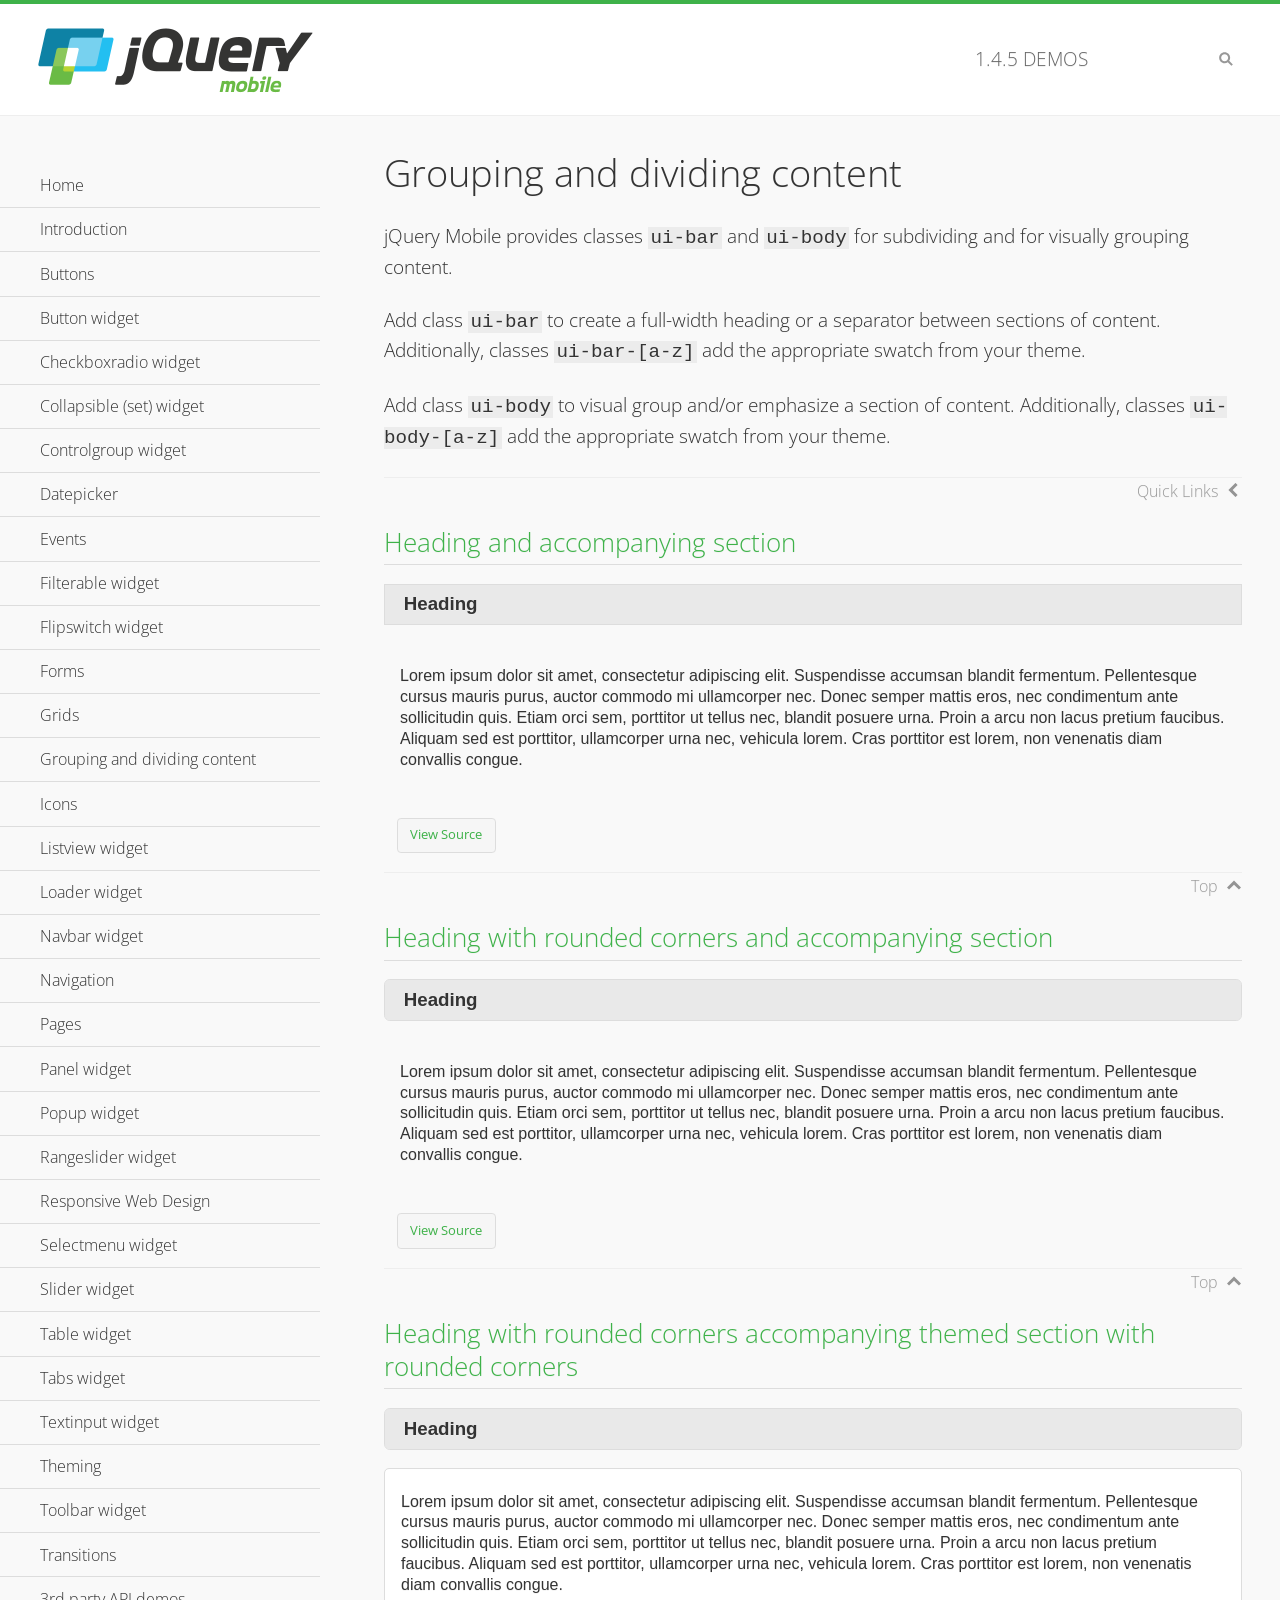
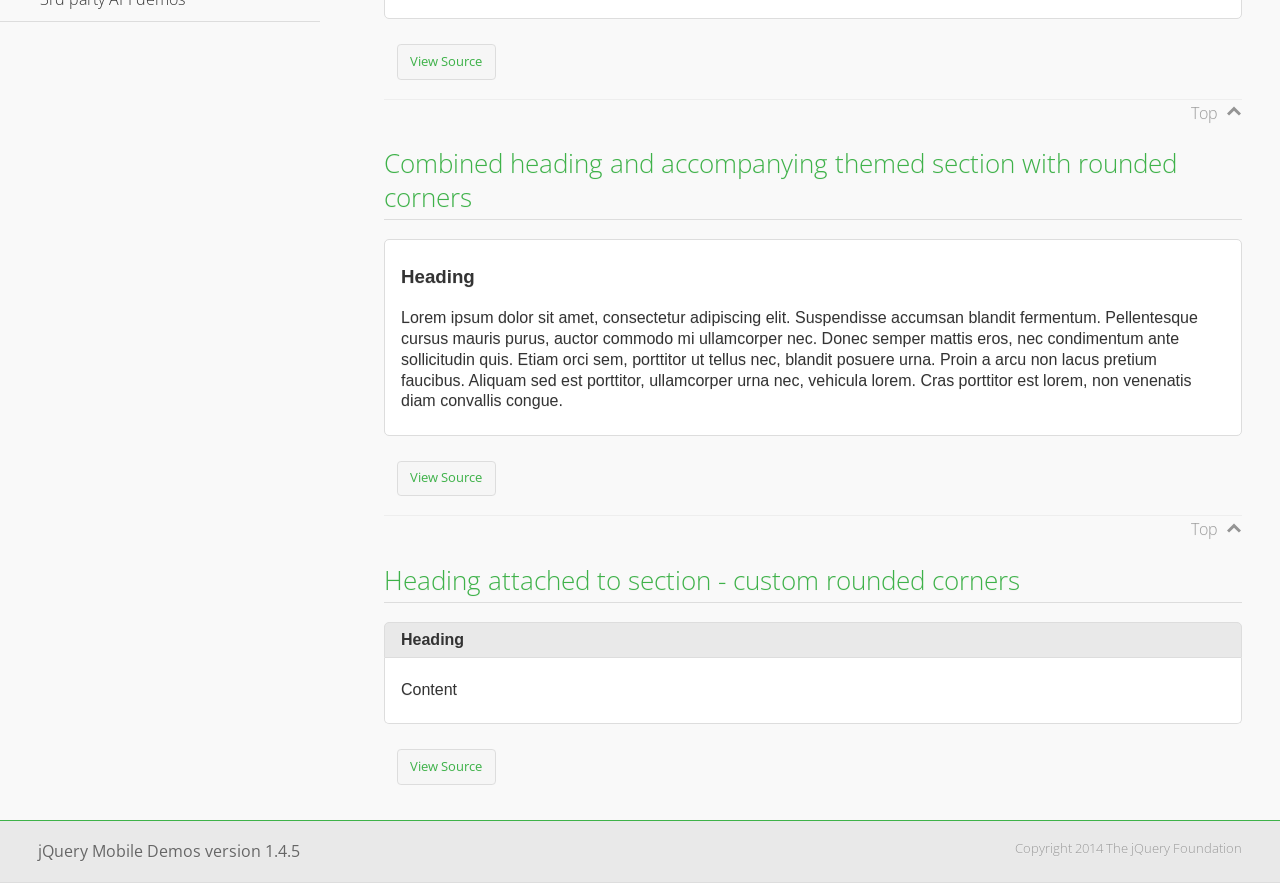
<file: node/publicConfig/jquery.mobile-1.4.5/demos/body-bar-classes/index.html>
<!DOCTYPE html>
<html>
	<head>
	<meta charset="utf-8">
	<meta name="viewport" content="width=device-width, initial-scale=1">
	<title>Grouping and dividing content - jQuery Mobile Demos</title>
	<link rel="shortcut icon" href="../favicon.ico">
	<link rel="stylesheet" href="http://fonts.googleapis.com/css?family=Open+Sans:300,400,700">
	<link rel="stylesheet" href="../css/themes/default/jquery.mobile-1.4.5.min.css">
	<link rel="stylesheet" href="../_assets/css/jqm-demos.css">
	<script src="../js/jquery.js"></script>
	<script src="../_assets/js/index.js"></script>
	<script src="../js/jquery.mobile-1.4.5.min.js"></script>
  <style id="combined-heading-and-section">
    .custom-corners .ui-bar {
      -webkit-border-top-left-radius: inherit;
      border-top-left-radius: inherit;
      -webkit-border-top-right-radius: inherit;
      border-top-right-radius: inherit;
    }
    .custom-corners .ui-body {
      border-top-width: 0;
      -webkit-border-bottom-left-radius: inherit;
      border-bottom-left-radius: inherit;
      -webkit-border-bottom-right-radius: inherit;
      border-bottom-right-radius: inherit;
    }
  </style>
</head>
<body>
<div data-role="page" class="jqm-demos" data-quicklinks="true">

	<div data-role="header" class="jqm-header">
		<h2><a href="../" title="jQuery Mobile Demos home"><img src="../_assets/img/jquery-logo.png" alt="jQuery Mobile"></a></h2>
		<p><span class="jqm-version"></span> Demos</p>
		<a href="#" class="jqm-navmenu-link ui-btn ui-btn-icon-notext ui-corner-all ui-icon-bars ui-nodisc-icon ui-alt-icon ui-btn-left">Menu</a>
		<a href="#" class="jqm-search-link ui-btn ui-btn-icon-notext ui-corner-all ui-icon-search ui-nodisc-icon ui-alt-icon ui-btn-right">Search</a>
	</div><!-- /header -->

	<div role="main" class="ui-content jqm-content">

		<h1>Grouping and dividing content</h1>

		<p>jQuery Mobile provides classes <code>ui-bar</code> and <code>ui-body</code> for subdividing and for visually grouping content.</p>
		<p>Add class <code>ui-bar</code> to create a full-width heading or a separator between sections of content. Additionally, classes <code>ui-bar-[a-z]</code> add the appropriate swatch from your theme.</p>
		<p>Add class <code>ui-body</code> to visual group and/or emphasize a section of content. Additionally, classes <code>ui-body-[a-z]</code> add the appropriate swatch from your theme.</p>

		<h2>Heading and accompanying section</h2>

		<div data-demo-html="true">
      <h3 class="ui-bar ui-bar-a">Heading</h3>
			<div class="ui-body">
				<p>Lorem ipsum dolor sit amet, consectetur adipiscing elit. Suspendisse accumsan blandit fermentum. Pellentesque cursus mauris purus, auctor commodo mi ullamcorper nec. Donec semper mattis eros, nec condimentum ante sollicitudin quis. Etiam orci sem, porttitor ut tellus nec, blandit posuere urna. Proin a arcu non lacus pretium faucibus. Aliquam sed est porttitor, ullamcorper urna nec, vehicula lorem. Cras porttitor est lorem, non venenatis diam convallis congue.</p>
			</div>
		</div>

		<h2>Heading with rounded corners and accompanying section</h2>

		<div data-demo-html="true">
      <h3 class="ui-bar ui-bar-a ui-corner-all">Heading</h3>
			<div class="ui-body">
				<p>Lorem ipsum dolor sit amet, consectetur adipiscing elit. Suspendisse accumsan blandit fermentum. Pellentesque cursus mauris purus, auctor commodo mi ullamcorper nec. Donec semper mattis eros, nec condimentum ante sollicitudin quis. Etiam orci sem, porttitor ut tellus nec, blandit posuere urna. Proin a arcu non lacus pretium faucibus. Aliquam sed est porttitor, ullamcorper urna nec, vehicula lorem. Cras porttitor est lorem, non venenatis diam convallis congue.</p>
			</div>
		</div>

		<h2>Heading with rounded corners accompanying themed section with rounded corners</h2>

		<div data-demo-html="true">
      <h3 class="ui-bar ui-bar-a ui-corner-all">Heading</h3>
			<div class="ui-body ui-body-a ui-corner-all">
				<p>Lorem ipsum dolor sit amet, consectetur adipiscing elit. Suspendisse accumsan blandit fermentum. Pellentesque cursus mauris purus, auctor commodo mi ullamcorper nec. Donec semper mattis eros, nec condimentum ante sollicitudin quis. Etiam orci sem, porttitor ut tellus nec, blandit posuere urna. Proin a arcu non lacus pretium faucibus. Aliquam sed est porttitor, ullamcorper urna nec, vehicula lorem. Cras porttitor est lorem, non venenatis diam convallis congue.</p>
			</div>
		</div>

		<h2>Combined heading and accompanying themed section with rounded corners</h2>

		<div data-demo-html="true">
			<div class="ui-body ui-body-a ui-corner-all">
	      <h3>Heading</h3>
				<p>Lorem ipsum dolor sit amet, consectetur adipiscing elit. Suspendisse accumsan blandit fermentum. Pellentesque cursus mauris purus, auctor commodo mi ullamcorper nec. Donec semper mattis eros, nec condimentum ante sollicitudin quis. Etiam orci sem, porttitor ut tellus nec, blandit posuere urna. Proin a arcu non lacus pretium faucibus. Aliquam sed est porttitor, ullamcorper urna nec, vehicula lorem. Cras porttitor est lorem, non venenatis diam convallis congue.</p>
			</div>
		</div>

		<h2>Heading attached to section - custom rounded corners</h2>

		<div data-demo-html="true" data-demo-css="#combined-heading-and-section">
      <div class="ui-corner-all custom-corners">
        <div class="ui-bar ui-bar-a">
          <h3>Heading</h3>
        </div>
        <div class="ui-body ui-body-a">
          <p>Content</p>
        </div>
      </div>
		</div>

	</div><!-- /content -->
	    <div data-role="panel" class="jqm-navmenu-panel" data-position="left" data-display="overlay" data-theme="a">
	    	<ul class="jqm-list ui-alt-icon ui-nodisc-icon">
<li data-filtertext="demos homepage" data-icon="home"><a href=".././">Home</a></li>
<li data-filtertext="introduction overview getting started"><a href="../intro/" data-ajax="false">Introduction</a></li>
<li data-filtertext="buttons button markup buttonmarkup method anchor link button element"><a href="../button-markup/" data-ajax="false">Buttons</a></li>
<li data-filtertext="form button widget input button submit reset"><a href="../button/" data-ajax="false">Button widget</a></li>
<li data-role="collapsible" data-enhanced="true" data-collapsed-icon="carat-d" data-expanded-icon="carat-u" data-iconpos="right" data-inset="false" class="ui-collapsible ui-collapsible-themed-content ui-collapsible-collapsed">
	<h3 class="ui-collapsible-heading ui-collapsible-heading-collapsed">
		<a href="#" class="ui-collapsible-heading-toggle ui-btn ui-btn-icon-right ui-btn-inherit ui-icon-carat-d">
		    Checkboxradio widget<span class="ui-collapsible-heading-status"> click to expand contents</span>
		</a>
	</h3>
	<div class="ui-collapsible-content ui-body-inherit ui-collapsible-content-collapsed" aria-hidden="true">
		<ul>
			<li data-filtertext="form checkboxradio widget checkbox input checkboxes controlgroups"><a href="../checkboxradio-checkbox/" data-ajax="false">Checkboxes</a></li>
			<li data-filtertext="form checkboxradio widget radio input radio buttons controlgroups"><a href="../checkboxradio-radio/" data-ajax="false">Radio buttons</a></li>
		</ul>
	</div>
</li>
<li data-role="collapsible" data-enhanced="true" data-collapsed-icon="carat-d" data-expanded-icon="carat-u" data-iconpos="right" data-inset="false" class="ui-collapsible ui-collapsible-themed-content ui-collapsible-collapsed">
	<h3 class="ui-collapsible-heading ui-collapsible-heading-collapsed">
		<a href="#" class="ui-collapsible-heading-toggle ui-btn ui-btn-icon-right ui-btn-inherit ui-icon-carat-d">
			Collapsible (set) widget<span class="ui-collapsible-heading-status"> click to expand contents</span>
		</a>
	</h3>
	<div class="ui-collapsible-content ui-body-inherit ui-collapsible-content-collapsed" aria-hidden="true">
		<ul>
			<li data-filtertext="collapsibles content formatting"><a href="../collapsible/" data-ajax="false">Collapsible</a></li>
			<li data-filtertext="dynamic collapsible set accordion append expand"><a href="../collapsible-dynamic/" data-ajax="false">Dynamic collapsibles</a></li>
			<li data-filtertext="accordions collapsible set widget content formatting grouped collapsibles"><a href="../collapsibleset/" data-ajax="false">Collapsible set</a></li>
		</ul>
	</div>
</li>
<li data-role="collapsible" data-enhanced="true" data-collapsed-icon="carat-d" data-expanded-icon="carat-u" data-iconpos="right" data-inset="false" class="ui-collapsible ui-collapsible-themed-content ui-collapsible-collapsed">
	<h3 class="ui-collapsible-heading ui-collapsible-heading-collapsed">
		<a href="#" class="ui-collapsible-heading-toggle ui-btn ui-btn-icon-right ui-btn-inherit ui-icon-carat-d">
			Controlgroup widget<span class="ui-collapsible-heading-status"> click to expand contents</span>
		</a>
	</h3>
	<div class="ui-collapsible-content ui-body-inherit ui-collapsible-content-collapsed" aria-hidden="true">
		<ul>
			<li data-filtertext="controlgroups selectmenu checkboxradio input grouped buttons horizontal vertical"><a href="../controlgroup/" data-ajax="false">Controlgroup</a></li>
			<li data-filtertext="dynamic controlgroup dynamically add buttons"><a href="../controlgroup-dynamic/" data-ajax="false">Dynamic controlgroups</a></li>
		</ul>
	</div>
</li>
<li data-filtertext="form datepicker widget date input"><a href="../datepicker/" data-ajax="false">Datepicker</a></li>
<li data-role="collapsible" data-enhanced="true" data-collapsed-icon="carat-d" data-expanded-icon="carat-u" data-iconpos="right" data-inset="false" class="ui-collapsible ui-collapsible-themed-content ui-collapsible-collapsed">
	<h3 class="ui-collapsible-heading ui-collapsible-heading-collapsed">
		<a href="#" class="ui-collapsible-heading-toggle ui-btn ui-btn-icon-right ui-btn-inherit ui-icon-carat-d">
			Events<span class="ui-collapsible-heading-status"> click to expand contents</span>
		</a>
	</h3>
	<div class="ui-collapsible-content ui-body-inherit ui-collapsible-content-collapsed" aria-hidden="true">
		<ul>
			<li data-filtertext="swipe to delete list items listviews swipe events"><a href="../swipe-list/" data-ajax="false">Swipe list items</a></li>
			<li data-filtertext="swipe to navigate swipe page navigation swipe events"><a href="../swipe-page/" data-ajax="false">Swipe page navigation</a></li>
		</ul>
	</div>
</li>
<li data-filtertext="filterable filter elements sorting searching listview table"><a href="../filterable/" data-ajax="false">Filterable widget</a></li>
<li data-filtertext="form flipswitch widget flip toggle switch binary select checkbox input"><a href="../flipswitch/" data-ajax="false">Flipswitch widget</a></li>
<li data-role="collapsible" data-enhanced="true" data-collapsed-icon="carat-d" data-expanded-icon="carat-u" data-iconpos="right" data-inset="false" class="ui-collapsible ui-collapsible-themed-content ui-collapsible-collapsed">
	<h3 class="ui-collapsible-heading ui-collapsible-heading-collapsed">
		<a href="#" class="ui-collapsible-heading-toggle ui-btn ui-btn-icon-right ui-btn-inherit ui-icon-carat-d">
			Forms<span class="ui-collapsible-heading-status"> click to expand contents</span>
		</a>
	</h3>
	<div class="ui-collapsible-content ui-body-inherit ui-collapsible-content-collapsed" aria-hidden="true">
		<ul>
			<li data-filtertext="forms text checkbox radio range button submit reset inputs selects textarea slider flipswitch label form elements"><a href="../forms/" data-ajax="false">Forms</a></li>
			<li data-filtertext="form hide labels hidden accessible ui-hidden-accessible forms"><a href="../forms-label-hidden-accessible/" data-ajax="false">Hide labels</a></li>
			<li data-filtertext="form field containers fieldcontain ui-field-contain forms"><a href="../forms-field-contain/" data-ajax="false">Field containers</a></li>
			<li data-filtertext="forms disabled form elements"><a href="../forms-disabled/" data-ajax="false">Forms disabled</a></li>
			<li data-filtertext="forms gallery examples overview forms text checkbox radio range button submit reset inputs selects textarea slider flipswitch label form elements"><a href="../forms-gallery/" data-ajax="false">Forms gallery</a></li>
		</ul>
	</div>
</li>
<li data-role="collapsible" data-enhanced="true" data-collapsed-icon="carat-d" data-expanded-icon="carat-u" data-iconpos="right" data-inset="false" class="ui-collapsible ui-collapsible-themed-content ui-collapsible-collapsed">
	<h3 class="ui-collapsible-heading ui-collapsible-heading-collapsed">
		<a href="#" class="ui-collapsible-heading-toggle ui-btn ui-btn-icon-right ui-btn-inherit ui-icon-carat-d">
			Grids<span class="ui-collapsible-heading-status"> click to expand contents</span>
		</a>
	</h3>
	<div class="ui-collapsible-content ui-body-inherit ui-collapsible-content-collapsed" aria-hidden="true">
		<ul>
			<li data-filtertext="grids columns blocks content formatting rwd responsive css framework"><a href="../grids/" data-ajax="false">Grids</a></li>
			<li data-filtertext="buttons in grids css framework"><a href="../grids-buttons/" data-ajax="false">Buttons in grids</a></li>
			<li data-filtertext="custom responsive grids rwd css framework"><a href="../grids-custom-responsive/" data-ajax="false">Custom responsive grids</a></li>
		</ul>
	</div>
</li>
<li data-filtertext="blocks content formatting sections heading"><a href="../body-bar-classes/" data-ajax="false">Grouping and dividing content</a></li>
<li data-role="collapsible" data-enhanced="true" data-collapsed-icon="carat-d" data-expanded-icon="carat-u" data-iconpos="right" data-inset="false" class="ui-collapsible ui-collapsible-themed-content ui-collapsible-collapsed">
	<h3 class="ui-collapsible-heading ui-collapsible-heading-collapsed">
		<a href="#" class="ui-collapsible-heading-toggle ui-btn ui-btn-icon-right ui-btn-inherit ui-icon-carat-d">
			Icons<span class="ui-collapsible-heading-status"> click to expand contents</span>
		</a>
	</h3>
	<div class="ui-collapsible-content ui-body-inherit ui-collapsible-content-collapsed" aria-hidden="true">
		<ul>
			<li data-filtertext="button icons svg disc alt custom icon position"><a href="../icons/" data-ajax="false">Icons</a></li>
			<li data-filtertext=""><a href="../icons-grunticon/" data-ajax="false">Grunticon loader</a></li>
		</ul>
	</div>
</li>
<li data-role="collapsible" data-enhanced="true" data-collapsed-icon="carat-d" data-expanded-icon="carat-u" data-iconpos="right" data-inset="false" class="ui-collapsible ui-collapsible-themed-content ui-collapsible-collapsed">
	<h3 class="ui-collapsible-heading ui-collapsible-heading-collapsed">
		<a href="#" class="ui-collapsible-heading-toggle ui-btn ui-btn-icon-right ui-btn-inherit ui-icon-carat-d">
			Listview widget<span class="ui-collapsible-heading-status"> click to expand contents</span>
		</a>
	</h3>
	<div class="ui-collapsible-content ui-body-inherit ui-collapsible-content-collapsed" aria-hidden="true">
		<ul>
			<li data-filtertext="listview widget thumbnails icons nested split button collapsible ul ol"><a href="../listview/" data-ajax="false">Listview</a></li>
			<li data-filtertext="autocomplete filterable reveal listview filtertextbeforefilter placeholder"><a href="../listview-autocomplete/" data-ajax="false">Listview autocomplete</a></li>
			<li data-filtertext="autocomplete filterable reveal listview remote data filtertextbeforefilter placeholder"><a href="../listview-autocomplete-remote/" data-ajax="false">Listview autocomplete remote data</a></li>
			<li data-filtertext="autodividers anchor jump scroll linkbars listview lists ul ol"><a href="../listview-autodividers-linkbar/" data-ajax="false">Listview autodividers linkbar</a></li>
			<li data-filtertext="listview autodividers selector autodividersselector lists ul ol"><a href="../listview-autodividers-selector/" data-ajax="false">Listview autodividers selector</a></li>
			<li data-filtertext="listview nested list items"><a href="../listview-nested-lists/" data-ajax="false">Nested Listviews</a></li>
			<li data-filtertext="listview collapsible list items flat"><a href="../listview-collapsible-item-flat/" data-ajax="false">Listview collapsible list items (flat)</a></li>
			<li data-filtertext="listview collapsible list indented"><a href="../listview-collapsible-item-indented/" data-ajax="false">Listview collapsible list items (indented)</a></li>
			<li data-filtertext="grid listview responsive grids responsive listviews lists ul"><a href="../listview-grid/" data-ajax="false">Listview responsive grid</a></li>
		</ul>
	</div>
</li>
<li data-filtertext="loader widget page loading navigation overlay spinner"><a href="../loader/" data-ajax="false">Loader widget</a></li>
<li data-filtertext="navbar widget navmenu toolbars header footer"><a href="../navbar/" data-ajax="false">Navbar widget</a></li>
<li data-role="collapsible" data-enhanced="true" data-collapsed-icon="carat-d" data-expanded-icon="carat-u" data-iconpos="right" data-inset="false" class="ui-collapsible ui-collapsible-themed-content ui-collapsible-collapsed">
	<h3 class="ui-collapsible-heading ui-collapsible-heading-collapsed">
		<a href="#" class="ui-collapsible-heading-toggle ui-btn ui-btn-icon-right ui-btn-inherit ui-icon-carat-d">
			Navigation<span class="ui-collapsible-heading-status"> click to expand contents</span>
		</a>
	</h3>
	<div class="ui-collapsible-content ui-body-inherit ui-collapsible-content-collapsed" aria-hidden="true">
		<ul>
			<li data-filtertext="ajax navigation navigate widget history event method"><a href="../navigation/" data-ajax="false">Navigation</a></li>
			<li data-filtertext="linking pages page links navigation ajax prefetch cache"><a href="../navigation-linking-pages/" data-ajax="false">Linking pages</a></li>
			<!-- <li data-filtertext="php redirect server redirection server-side navigation"><a href="../navigation-php-redirect/" data-ajax="false">PHP redirect demo</a></li>-->
			<li data-filtertext="navigation redirection hash query"><a href="../navigation-hash-processing/" data-ajax="false">Hash processing demo</a></li>
			<li data-filtertext="navigation redirection hash query"><a href="../page-events/" data-ajax="false">Page Navigation Events</a></li>
		</ul>
	</div>
</li>
<li data-role="collapsible" data-enhanced="true" data-collapsed-icon="carat-d" data-expanded-icon="carat-u" data-iconpos="right" data-inset="false" class="ui-collapsible ui-collapsible-themed-content ui-collapsible-collapsed">
	<h3 class="ui-collapsible-heading ui-collapsible-heading-collapsed">
		<a href="#" class="ui-collapsible-heading-toggle ui-btn ui-btn-icon-right ui-btn-inherit ui-icon-carat-d">
			Pages<span class="ui-collapsible-heading-status"> click to expand contents</span>
		</a>
	</h3>
	<div class="ui-collapsible-content ui-body-inherit ui-collapsible-content-collapsed" aria-hidden="true">
		<ul>
			<li data-filtertext="pages page widget ajax navigation"><a href="../pages/" data-ajax="false">Pages</a></li>
			<li data-filtertext="single page"><a href="../pages-single-page/" data-ajax="false">Single page</a></li>
			<li data-filtertext="multipage multi-page page"><a href="../pages-multi-page/" data-ajax="false">Multi-page template</a></li>
			<li data-filtertext="dialog page widget modal popup"><a href="../pages-dialog/" data-ajax="false">Dialog page</a></li>
		</ul>
	</div>
</li>
<li data-role="collapsible" data-enhanced="true" data-collapsed-icon="carat-d" data-expanded-icon="carat-u" data-iconpos="right" data-inset="false" class="ui-collapsible ui-collapsible-themed-content ui-collapsible-collapsed">
	<h3 class="ui-collapsible-heading ui-collapsible-heading-collapsed">
		<a href="#" class="ui-collapsible-heading-toggle ui-btn ui-btn-icon-right ui-btn-inherit ui-icon-carat-d">
			Panel widget<span class="ui-collapsible-heading-status"> click to expand contents</span>
		</a>
	</h3>
	<div class="ui-collapsible-content ui-body-inherit ui-collapsible-content-collapsed" aria-hidden="true">
		<ul>
			<li data-filtertext="panel widget sliding panels reveal push overlay responsive"><a href="../panel/" data-ajax="false">Panel</a></li>
			<li data-filtertext=""><a href="../panel-external/" data-ajax="false">External panels</a></li>
			<li data-filtertext="panel "><a href="../panel-fixed/" data-ajax="false">Fixed panels</a></li>
			<li data-filtertext="panel slide panels sliding panels shadow rwd responsive breakpoint"><a href="../panel-responsive/" data-ajax="false">Panels responsive</a></li>
			<li data-filtertext="panel custom style custom panel width reveal shadow listview panel styling page background wrapper"><a href="../panel-styling/" data-ajax="false">Custom panel style</a></li>
			<li data-filtertext="panel open on swipe"><a href="../panel-swipe-open/" data-ajax="false">Panel open on swipe</a></li>
			<li data-filtertext="panels outside page internal external toolbars"><a href="../panel-external-internal/" data-ajax="false">Panel external and internal</a></li>
		</ul>
	</div>
</li>
<li data-role="collapsible" data-enhanced="true" data-collapsed-icon="carat-d" data-expanded-icon="carat-u" data-iconpos="right" data-inset="false" class="ui-collapsible ui-collapsible-themed-content ui-collapsible-collapsed">
	<h3 class="ui-collapsible-heading ui-collapsible-heading-collapsed">
		<a href="#" class="ui-collapsible-heading-toggle ui-btn ui-btn-icon-right ui-btn-inherit ui-icon-carat-d">
			Popup widget<span class="ui-collapsible-heading-status"> click to expand contents</span>
		</a>
	</h3>
	<div class="ui-collapsible-content ui-body-inherit ui-collapsible-content-collapsed" aria-hidden="true">
		<ul>
			<li data-filtertext="popup widget popups dialog modal transition tooltip lightbox form overlay screen flip pop fade transition"><a href="../popup/" data-ajax="false">Popup</a></li>
			<li data-filtertext="popup alignment position"><a href="../popup-alignment/" data-ajax="false">Popup alignment</a></li>
			<li data-filtertext="popup arrow size popups popover"><a href="../popup-arrow-size/" data-ajax="false">Popup arrow size</a></li>
			<li data-filtertext="dynamic popups popup images lightbox"><a href="../popup-dynamic/" data-ajax="false">Dynamic popups</a></li>
			<li data-filtertext="popups with iframes scaling"><a href="../popup-iframe/" data-ajax="false">Popups with iframes</a></li>
			<li data-filtertext="popup image scaling"><a href="../popup-image-scaling/" data-ajax="false">Popup image scaling</a></li>
			<li data-filtertext="external popup outside multi-page"><a href="../popup-outside-multipage/" data-ajax="false">Popup outside multi-page</a></li>
		</ul>
	</div>
</li>
<li data-filtertext="form rangeslider widget dual sliders dual handle sliders range input"><a href="../rangeslider/" data-ajax="false">Rangeslider widget</a></li>
<li data-filtertext="responsive web design rwd adaptive progressive enhancement PE accessible mobile breakpoints media query media queries"><a href="../rwd/" data-ajax="false">Responsive Web Design</a></li>
<li data-role="collapsible" data-enhanced="true" data-collapsed-icon="carat-d" data-expanded-icon="carat-u" data-iconpos="right" data-inset="false" class="ui-collapsible ui-collapsible-themed-content ui-collapsible-collapsed">
	<h3 class="ui-collapsible-heading ui-collapsible-heading-collapsed">
		<a href="#" class="ui-collapsible-heading-toggle ui-btn ui-btn-icon-right ui-btn-inherit ui-icon-carat-d">
			Selectmenu widget<span class="ui-collapsible-heading-status"> click to expand contents</span>
		</a>
	</h3>
	<div class="ui-collapsible-content ui-body-inherit ui-collapsible-content-collapsed" aria-hidden="true">
		<ul>
			<li data-filtertext="form selectmenu widget select input custom select menu selects"><a href="../selectmenu/" data-ajax="false">Selectmenu</a></li>
			<li data-filtertext="form custom select menu selectmenu widget custom menu option optgroup multiple selects"><a href="../selectmenu-custom/" data-ajax="false">Custom select menu</a></li>
			<li data-filtertext="filterable select filter popup dialog"><a href="../selectmenu-custom-filter/" data-ajax="false">Custom select menu with filter</a></li>
		</ul>
	</div>
</li>
<li data-role="collapsible" data-enhanced="true" data-collapsed-icon="carat-d" data-expanded-icon="carat-u" data-iconpos="right" data-inset="false" class="ui-collapsible ui-collapsible-themed-content ui-collapsible-collapsed">
	<h3 class="ui-collapsible-heading ui-collapsible-heading-collapsed">
		<a href="#" class="ui-collapsible-heading-toggle ui-btn ui-btn-icon-right ui-btn-inherit ui-icon-carat-d">
			Slider widget<span class="ui-collapsible-heading-status"> click to expand contents</span>
		</a>
	</h3>
	<div class="ui-collapsible-content ui-body-inherit ui-collapsible-content-collapsed" aria-hidden="true">
		<ul>
			<li data-filtertext="form slider widget range input single sliders"><a href="../slider/" data-ajax="false">Slider</a></li>
			<li data-filtertext="form slider widget flipswitch slider binary select flip toggle switch"><a href="../slider-flipswitch/" data-ajax="false">Slider flip toggle switch</a></li>
			<li data-filtertext="form slider tooltip handle value input range sliders"><a href="../slider-tooltip/" data-ajax="false">Slider tooltip</a></li>
		</ul>
	</div>
</li>
<li data-role="collapsible" data-enhanced="true" data-collapsed-icon="carat-d" data-expanded-icon="carat-u" data-iconpos="right" data-inset="false" class="ui-collapsible ui-collapsible-themed-content ui-collapsible-collapsed">
	<h3 class="ui-collapsible-heading ui-collapsible-heading-collapsed">
		<a href="#" class="ui-collapsible-heading-toggle ui-btn ui-btn-icon-right ui-btn-inherit ui-icon-carat-d">
			Table widget<span class="ui-collapsible-heading-status"> click to expand contents</span>
		</a>
	</h3>
	<div class="ui-collapsible-content ui-body-inherit ui-collapsible-content-collapsed" aria-hidden="true">
		<ul>
			<li data-filtertext="table widget reflow column toggle th td responsive tables rwd hide show tabular"><a href="../table-column-toggle/" data-ajax="false">Table Column Toggle</a></li>
			<li data-filtertext="table column toggle phone comparison demo"><a href="../table-column-toggle-example/" data-ajax="false">Table Column Toggle demo</a></li>
			<li data-filtertext="responsive tables table column toggle heading groups rwd breakpoint"><a href="../table-column-toggle-heading-groups/" data-ajax="false">Table Column Toggle heading groups</a></li>
			<li data-filtertext="responsive tables table column toggle hide rwd breakpoint customization options"><a href="../table-column-toggle-options/" data-ajax="false">Table Column Toggle options</a></li>
			<li data-filtertext="table reflow th td responsive rwd columns tabular"><a href="../table-reflow/" data-ajax="false">Table Reflow</a></li>
			<li data-filtertext="responsive tables table reflow heading groups rwd breakpoint"><a href="../table-reflow-heading-groups/" data-ajax="false">Table Reflow heading groups</a></li>
			<li data-filtertext="responsive tables table reflow stripes strokes table style"><a href="../table-reflow-stripes-strokes/" data-ajax="false">Table Reflow stripes and strokes</a></li>
			<li data-filtertext="responsive tables table reflow stack custom styles"><a href="../table-reflow-styling/" data-ajax="false">Table Reflow custom styles</a></li>
		</ul>
	</div>
</li>
<li data-filtertext="ui tabs widget"><a href="../tabs/" data-ajax="false">Tabs widget</a></li>
<li data-filtertext="form textinput widget text input textarea number date time tel email file color password"><a href="../textinput/" data-ajax="false">Textinput widget</a></li>
<li data-role="collapsible" data-enhanced="true" data-collapsed-icon="carat-d" data-expanded-icon="carat-u" data-iconpos="right" data-inset="false" class="ui-collapsible ui-collapsible-themed-content ui-collapsible-collapsed">
	<h3 class="ui-collapsible-heading ui-collapsible-heading-collapsed">
		<a href="#" class="ui-collapsible-heading-toggle ui-btn ui-btn-icon-right ui-btn-inherit ui-icon-carat-d">
			Theming<span class="ui-collapsible-heading-status"> click to expand contents</span>
		</a>
	</h3>
	<div class="ui-collapsible-content ui-body-inherit ui-collapsible-content-collapsed" aria-hidden="true">
		<ul>
			<li data-filtertext="default theme swatches theming style css"><a href="../theme-default/" data-ajax="false">Default theme</a></li>
			<li data-filtertext="classic theme old theme swatches theming style css"><a href="../theme-classic/" data-ajax="false">Classic theme</a></li>
		</ul>
	</div>
</li>
<li data-role="collapsible" data-enhanced="true" data-collapsed-icon="carat-d" data-expanded-icon="carat-u" data-iconpos="right" data-inset="false" class="ui-collapsible ui-collapsible-themed-content ui-collapsible-collapsed">
	<h3 class="ui-collapsible-heading ui-collapsible-heading-collapsed">
		<a href="#" class="ui-collapsible-heading-toggle ui-btn ui-btn-icon-right ui-btn-inherit ui-icon-carat-d">
			Toolbar widget<span class="ui-collapsible-heading-status"> click to expand contents</span>
		</a>
	</h3>
	<div class="ui-collapsible-content ui-body-inherit ui-collapsible-content-collapsed" aria-hidden="true">
		<ul>
			<li data-filtertext="toolbar widget header footer toolbars fixed fullscreen external sections"><a href="../toolbar/" data-ajax="false">Toolbar</a></li>
			<li data-filtertext="dynamic toolbars dynamically add toolbar header footer"><a href="../toolbar-dynamic/" data-ajax="false">Dynamic toolbars</a></li>
			<li data-filtertext="external toolbars header footer"><a href="../toolbar-external/" data-ajax="false">External toolbars</a></li>
			<li data-filtertext="fixed toolbars header footer"><a href="../toolbar-fixed/" data-ajax="false">Fixed toolbars</a></li>
			<li data-filtertext="fixed fullscreen toolbars header footer"><a href="../toolbar-fixed-fullscreen/" data-ajax="false">Fullscreen toolbars</a></li>
			<li data-filtertext="external fixed toolbars header footer"><a href="../toolbar-fixed-external/" data-ajax="false">Fixed external toolbars</a></li>
			<li data-filtertext="external persistent toolbars header footer navbar navmenu"><a href="../toolbar-fixed-persistent/" data-ajax="false">Persistent toolbars</a></li>
			<li data-filtertext="external ajax optimized toolbars persistent toolbars header footer navbar"><a href="../toolbar-fixed-persistent-optimized/" data-ajax="false">Ajax optimized toolbars</a></li>
			<li data-filtertext="form in toolbars header footer"><a href="../toolbar-fixed-forms/" data-ajax="false">Form in toolbar</a></li>
		</ul>
	</div>
</li>
<li data-filtertext="page transitions animated pages popup navigation flip slide fade pop"><a href="../transitions/" data-ajax="false">Transitions</a></li>
<li data-role="collapsible" data-enhanced="true" data-collapsed-icon="carat-d" data-expanded-icon="carat-u" data-iconpos="right" data-inset="false" class="ui-collapsible ui-collapsible-themed-content ui-collapsible-collapsed">
	<h3 class="ui-collapsible-heading ui-collapsible-heading-collapsed">
		<a href="#" class="ui-collapsible-heading-toggle ui-btn ui-btn-icon-right ui-btn-inherit ui-icon-carat-d">
			3rd party API demos<span class="ui-collapsible-heading-status"> click to expand contents</span>
		</a>
	</h3>
	<div class="ui-collapsible-content ui-body-inherit ui-collapsible-content-collapsed" aria-hidden="true">
		<ul>
			<li data-filtertext="backbone requirejs navigation router"><a href="../backbone-requirejs/" data-ajax="false">Backbone RequireJS</a></li>
			<li data-filtertext="google maps geolocation demo"><a href="../map-geolocation/" data-ajax="false">Google Maps geolocation</a></li>
			<li data-filtertext="google maps hybrid"><a href="../map-list-toggle/" data-ajax="false">Google Maps list toggle</a></li>
		</ul>
	</div>
</li>



		     </ul>
		</div><!-- /panel -->


	<div data-role="footer" data-position="fixed" data-tap-toggle="false" class="jqm-footer">
		<p>jQuery Mobile Demos version <span class="jqm-version"></span></p>
		<p>Copyright 2014 The jQuery Foundation</p>
	</div><!-- /footer -->
	<!-- TODO: This should become an external panel so we can add input to markup (unique ID) -->
    <div data-role="panel" class="jqm-search-panel" data-position="right" data-display="overlay" data-theme="a">
		<div class="jqm-search">
			<ul class="jqm-list" data-filter-placeholder="Search demos..." data-filter-reveal="true">
<li data-filtertext="demos homepage" data-icon="home"><a href=".././">Home</a></li>
<li data-filtertext="introduction overview getting started"><a href="../intro/" data-ajax="false">Introduction</a></li>
<li data-filtertext="buttons button markup buttonmarkup method anchor link button element"><a href="../button-markup/" data-ajax="false">Buttons</a></li>
<li data-filtertext="form button widget input button submit reset"><a href="../button/" data-ajax="false">Button widget</a></li>
<li data-role="collapsible" data-enhanced="true" data-collapsed-icon="carat-d" data-expanded-icon="carat-u" data-iconpos="right" data-inset="false" class="ui-collapsible ui-collapsible-themed-content ui-collapsible-collapsed">
	<h3 class="ui-collapsible-heading ui-collapsible-heading-collapsed">
		<a href="#" class="ui-collapsible-heading-toggle ui-btn ui-btn-icon-right ui-btn-inherit ui-icon-carat-d">
		    Checkboxradio widget<span class="ui-collapsible-heading-status"> click to expand contents</span>
		</a>
	</h3>
	<div class="ui-collapsible-content ui-body-inherit ui-collapsible-content-collapsed" aria-hidden="true">
		<ul>
			<li data-filtertext="form checkboxradio widget checkbox input checkboxes controlgroups"><a href="../checkboxradio-checkbox/" data-ajax="false">Checkboxes</a></li>
			<li data-filtertext="form checkboxradio widget radio input radio buttons controlgroups"><a href="../checkboxradio-radio/" data-ajax="false">Radio buttons</a></li>
		</ul>
	</div>
</li>
<li data-role="collapsible" data-enhanced="true" data-collapsed-icon="carat-d" data-expanded-icon="carat-u" data-iconpos="right" data-inset="false" class="ui-collapsible ui-collapsible-themed-content ui-collapsible-collapsed">
	<h3 class="ui-collapsible-heading ui-collapsible-heading-collapsed">
		<a href="#" class="ui-collapsible-heading-toggle ui-btn ui-btn-icon-right ui-btn-inherit ui-icon-carat-d">
			Collapsible (set) widget<span class="ui-collapsible-heading-status"> click to expand contents</span>
		</a>
	</h3>
	<div class="ui-collapsible-content ui-body-inherit ui-collapsible-content-collapsed" aria-hidden="true">
		<ul>
			<li data-filtertext="collapsibles content formatting"><a href="../collapsible/" data-ajax="false">Collapsible</a></li>
			<li data-filtertext="dynamic collapsible set accordion append expand"><a href="../collapsible-dynamic/" data-ajax="false">Dynamic collapsibles</a></li>
			<li data-filtertext="accordions collapsible set widget content formatting grouped collapsibles"><a href="../collapsibleset/" data-ajax="false">Collapsible set</a></li>
		</ul>
	</div>
</li>
<li data-role="collapsible" data-enhanced="true" data-collapsed-icon="carat-d" data-expanded-icon="carat-u" data-iconpos="right" data-inset="false" class="ui-collapsible ui-collapsible-themed-content ui-collapsible-collapsed">
	<h3 class="ui-collapsible-heading ui-collapsible-heading-collapsed">
		<a href="#" class="ui-collapsible-heading-toggle ui-btn ui-btn-icon-right ui-btn-inherit ui-icon-carat-d">
			Controlgroup widget<span class="ui-collapsible-heading-status"> click to expand contents</span>
		</a>
	</h3>
	<div class="ui-collapsible-content ui-body-inherit ui-collapsible-content-collapsed" aria-hidden="true">
		<ul>
			<li data-filtertext="controlgroups selectmenu checkboxradio input grouped buttons horizontal vertical"><a href="../controlgroup/" data-ajax="false">Controlgroup</a></li>
			<li data-filtertext="dynamic controlgroup dynamically add buttons"><a href="../controlgroup-dynamic/" data-ajax="false">Dynamic controlgroups</a></li>
		</ul>
	</div>
</li>
<li data-filtertext="form datepicker widget date input"><a href="../datepicker/" data-ajax="false">Datepicker</a></li>
<li data-role="collapsible" data-enhanced="true" data-collapsed-icon="carat-d" data-expanded-icon="carat-u" data-iconpos="right" data-inset="false" class="ui-collapsible ui-collapsible-themed-content ui-collapsible-collapsed">
	<h3 class="ui-collapsible-heading ui-collapsible-heading-collapsed">
		<a href="#" class="ui-collapsible-heading-toggle ui-btn ui-btn-icon-right ui-btn-inherit ui-icon-carat-d">
			Events<span class="ui-collapsible-heading-status"> click to expand contents</span>
		</a>
	</h3>
	<div class="ui-collapsible-content ui-body-inherit ui-collapsible-content-collapsed" aria-hidden="true">
		<ul>
			<li data-filtertext="swipe to delete list items listviews swipe events"><a href="../swipe-list/" data-ajax="false">Swipe list items</a></li>
			<li data-filtertext="swipe to navigate swipe page navigation swipe events"><a href="../swipe-page/" data-ajax="false">Swipe page navigation</a></li>
		</ul>
	</div>
</li>
<li data-filtertext="filterable filter elements sorting searching listview table"><a href="../filterable/" data-ajax="false">Filterable widget</a></li>
<li data-filtertext="form flipswitch widget flip toggle switch binary select checkbox input"><a href="../flipswitch/" data-ajax="false">Flipswitch widget</a></li>
<li data-role="collapsible" data-enhanced="true" data-collapsed-icon="carat-d" data-expanded-icon="carat-u" data-iconpos="right" data-inset="false" class="ui-collapsible ui-collapsible-themed-content ui-collapsible-collapsed">
	<h3 class="ui-collapsible-heading ui-collapsible-heading-collapsed">
		<a href="#" class="ui-collapsible-heading-toggle ui-btn ui-btn-icon-right ui-btn-inherit ui-icon-carat-d">
			Forms<span class="ui-collapsible-heading-status"> click to expand contents</span>
		</a>
	</h3>
	<div class="ui-collapsible-content ui-body-inherit ui-collapsible-content-collapsed" aria-hidden="true">
		<ul>
			<li data-filtertext="forms text checkbox radio range button submit reset inputs selects textarea slider flipswitch label form elements"><a href="../forms/" data-ajax="false">Forms</a></li>
			<li data-filtertext="form hide labels hidden accessible ui-hidden-accessible forms"><a href="../forms-label-hidden-accessible/" data-ajax="false">Hide labels</a></li>
			<li data-filtertext="form field containers fieldcontain ui-field-contain forms"><a href="../forms-field-contain/" data-ajax="false">Field containers</a></li>
			<li data-filtertext="forms disabled form elements"><a href="../forms-disabled/" data-ajax="false">Forms disabled</a></li>
			<li data-filtertext="forms gallery examples overview forms text checkbox radio range button submit reset inputs selects textarea slider flipswitch label form elements"><a href="../forms-gallery/" data-ajax="false">Forms gallery</a></li>
		</ul>
	</div>
</li>
<li data-role="collapsible" data-enhanced="true" data-collapsed-icon="carat-d" data-expanded-icon="carat-u" data-iconpos="right" data-inset="false" class="ui-collapsible ui-collapsible-themed-content ui-collapsible-collapsed">
	<h3 class="ui-collapsible-heading ui-collapsible-heading-collapsed">
		<a href="#" class="ui-collapsible-heading-toggle ui-btn ui-btn-icon-right ui-btn-inherit ui-icon-carat-d">
			Grids<span class="ui-collapsible-heading-status"> click to expand contents</span>
		</a>
	</h3>
	<div class="ui-collapsible-content ui-body-inherit ui-collapsible-content-collapsed" aria-hidden="true">
		<ul>
			<li data-filtertext="grids columns blocks content formatting rwd responsive css framework"><a href="../grids/" data-ajax="false">Grids</a></li>
			<li data-filtertext="buttons in grids css framework"><a href="../grids-buttons/" data-ajax="false">Buttons in grids</a></li>
			<li data-filtertext="custom responsive grids rwd css framework"><a href="../grids-custom-responsive/" data-ajax="false">Custom responsive grids</a></li>
		</ul>
	</div>
</li>
<li data-filtertext="blocks content formatting sections heading"><a href="../body-bar-classes/" data-ajax="false">Grouping and dividing content</a></li>
<li data-role="collapsible" data-enhanced="true" data-collapsed-icon="carat-d" data-expanded-icon="carat-u" data-iconpos="right" data-inset="false" class="ui-collapsible ui-collapsible-themed-content ui-collapsible-collapsed">
	<h3 class="ui-collapsible-heading ui-collapsible-heading-collapsed">
		<a href="#" class="ui-collapsible-heading-toggle ui-btn ui-btn-icon-right ui-btn-inherit ui-icon-carat-d">
			Icons<span class="ui-collapsible-heading-status"> click to expand contents</span>
		</a>
	</h3>
	<div class="ui-collapsible-content ui-body-inherit ui-collapsible-content-collapsed" aria-hidden="true">
		<ul>
			<li data-filtertext="button icons svg disc alt custom icon position"><a href="../icons/" data-ajax="false">Icons</a></li>
			<li data-filtertext=""><a href="../icons-grunticon/" data-ajax="false">Grunticon loader</a></li>
		</ul>
	</div>
</li>
<li data-role="collapsible" data-enhanced="true" data-collapsed-icon="carat-d" data-expanded-icon="carat-u" data-iconpos="right" data-inset="false" class="ui-collapsible ui-collapsible-themed-content ui-collapsible-collapsed">
	<h3 class="ui-collapsible-heading ui-collapsible-heading-collapsed">
		<a href="#" class="ui-collapsible-heading-toggle ui-btn ui-btn-icon-right ui-btn-inherit ui-icon-carat-d">
			Listview widget<span class="ui-collapsible-heading-status"> click to expand contents</span>
		</a>
	</h3>
	<div class="ui-collapsible-content ui-body-inherit ui-collapsible-content-collapsed" aria-hidden="true">
		<ul>
			<li data-filtertext="listview widget thumbnails icons nested split button collapsible ul ol"><a href="../listview/" data-ajax="false">Listview</a></li>
			<li data-filtertext="autocomplete filterable reveal listview filtertextbeforefilter placeholder"><a href="../listview-autocomplete/" data-ajax="false">Listview autocomplete</a></li>
			<li data-filtertext="autocomplete filterable reveal listview remote data filtertextbeforefilter placeholder"><a href="../listview-autocomplete-remote/" data-ajax="false">Listview autocomplete remote data</a></li>
			<li data-filtertext="autodividers anchor jump scroll linkbars listview lists ul ol"><a href="../listview-autodividers-linkbar/" data-ajax="false">Listview autodividers linkbar</a></li>
			<li data-filtertext="listview autodividers selector autodividersselector lists ul ol"><a href="../listview-autodividers-selector/" data-ajax="false">Listview autodividers selector</a></li>
			<li data-filtertext="listview nested list items"><a href="../listview-nested-lists/" data-ajax="false">Nested Listviews</a></li>
			<li data-filtertext="listview collapsible list items flat"><a href="../listview-collapsible-item-flat/" data-ajax="false">Listview collapsible list items (flat)</a></li>
			<li data-filtertext="listview collapsible list indented"><a href="../listview-collapsible-item-indented/" data-ajax="false">Listview collapsible list items (indented)</a></li>
			<li data-filtertext="grid listview responsive grids responsive listviews lists ul"><a href="../listview-grid/" data-ajax="false">Listview responsive grid</a></li>
		</ul>
	</div>
</li>
<li data-filtertext="loader widget page loading navigation overlay spinner"><a href="../loader/" data-ajax="false">Loader widget</a></li>
<li data-filtertext="navbar widget navmenu toolbars header footer"><a href="../navbar/" data-ajax="false">Navbar widget</a></li>
<li data-role="collapsible" data-enhanced="true" data-collapsed-icon="carat-d" data-expanded-icon="carat-u" data-iconpos="right" data-inset="false" class="ui-collapsible ui-collapsible-themed-content ui-collapsible-collapsed">
	<h3 class="ui-collapsible-heading ui-collapsible-heading-collapsed">
		<a href="#" class="ui-collapsible-heading-toggle ui-btn ui-btn-icon-right ui-btn-inherit ui-icon-carat-d">
			Navigation<span class="ui-collapsible-heading-status"> click to expand contents</span>
		</a>
	</h3>
	<div class="ui-collapsible-content ui-body-inherit ui-collapsible-content-collapsed" aria-hidden="true">
		<ul>
			<li data-filtertext="ajax navigation navigate widget history event method"><a href="../navigation/" data-ajax="false">Navigation</a></li>
			<li data-filtertext="linking pages page links navigation ajax prefetch cache"><a href="../navigation-linking-pages/" data-ajax="false">Linking pages</a></li>
			<!-- <li data-filtertext="php redirect server redirection server-side navigation"><a href="../navigation-php-redirect/" data-ajax="false">PHP redirect demo</a></li>-->
			<li data-filtertext="navigation redirection hash query"><a href="../navigation-hash-processing/" data-ajax="false">Hash processing demo</a></li>
			<li data-filtertext="navigation redirection hash query"><a href="../page-events/" data-ajax="false">Page Navigation Events</a></li>
		</ul>
	</div>
</li>
<li data-role="collapsible" data-enhanced="true" data-collapsed-icon="carat-d" data-expanded-icon="carat-u" data-iconpos="right" data-inset="false" class="ui-collapsible ui-collapsible-themed-content ui-collapsible-collapsed">
	<h3 class="ui-collapsible-heading ui-collapsible-heading-collapsed">
		<a href="#" class="ui-collapsible-heading-toggle ui-btn ui-btn-icon-right ui-btn-inherit ui-icon-carat-d">
			Pages<span class="ui-collapsible-heading-status"> click to expand contents</span>
		</a>
	</h3>
	<div class="ui-collapsible-content ui-body-inherit ui-collapsible-content-collapsed" aria-hidden="true">
		<ul>
			<li data-filtertext="pages page widget ajax navigation"><a href="../pages/" data-ajax="false">Pages</a></li>
			<li data-filtertext="single page"><a href="../pages-single-page/" data-ajax="false">Single page</a></li>
			<li data-filtertext="multipage multi-page page"><a href="../pages-multi-page/" data-ajax="false">Multi-page template</a></li>
			<li data-filtertext="dialog page widget modal popup"><a href="../pages-dialog/" data-ajax="false">Dialog page</a></li>
		</ul>
	</div>
</li>
<li data-role="collapsible" data-enhanced="true" data-collapsed-icon="carat-d" data-expanded-icon="carat-u" data-iconpos="right" data-inset="false" class="ui-collapsible ui-collapsible-themed-content ui-collapsible-collapsed">
	<h3 class="ui-collapsible-heading ui-collapsible-heading-collapsed">
		<a href="#" class="ui-collapsible-heading-toggle ui-btn ui-btn-icon-right ui-btn-inherit ui-icon-carat-d">
			Panel widget<span class="ui-collapsible-heading-status"> click to expand contents</span>
		</a>
	</h3>
	<div class="ui-collapsible-content ui-body-inherit ui-collapsible-content-collapsed" aria-hidden="true">
		<ul>
			<li data-filtertext="panel widget sliding panels reveal push overlay responsive"><a href="../panel/" data-ajax="false">Panel</a></li>
			<li data-filtertext=""><a href="../panel-external/" data-ajax="false">External panels</a></li>
			<li data-filtertext="panel "><a href="../panel-fixed/" data-ajax="false">Fixed panels</a></li>
			<li data-filtertext="panel slide panels sliding panels shadow rwd responsive breakpoint"><a href="../panel-responsive/" data-ajax="false">Panels responsive</a></li>
			<li data-filtertext="panel custom style custom panel width reveal shadow listview panel styling page background wrapper"><a href="../panel-styling/" data-ajax="false">Custom panel style</a></li>
			<li data-filtertext="panel open on swipe"><a href="../panel-swipe-open/" data-ajax="false">Panel open on swipe</a></li>
			<li data-filtertext="panels outside page internal external toolbars"><a href="../panel-external-internal/" data-ajax="false">Panel external and internal</a></li>
		</ul>
	</div>
</li>
<li data-role="collapsible" data-enhanced="true" data-collapsed-icon="carat-d" data-expanded-icon="carat-u" data-iconpos="right" data-inset="false" class="ui-collapsible ui-collapsible-themed-content ui-collapsible-collapsed">
	<h3 class="ui-collapsible-heading ui-collapsible-heading-collapsed">
		<a href="#" class="ui-collapsible-heading-toggle ui-btn ui-btn-icon-right ui-btn-inherit ui-icon-carat-d">
			Popup widget<span class="ui-collapsible-heading-status"> click to expand contents</span>
		</a>
	</h3>
	<div class="ui-collapsible-content ui-body-inherit ui-collapsible-content-collapsed" aria-hidden="true">
		<ul>
			<li data-filtertext="popup widget popups dialog modal transition tooltip lightbox form overlay screen flip pop fade transition"><a href="../popup/" data-ajax="false">Popup</a></li>
			<li data-filtertext="popup alignment position"><a href="../popup-alignment/" data-ajax="false">Popup alignment</a></li>
			<li data-filtertext="popup arrow size popups popover"><a href="../popup-arrow-size/" data-ajax="false">Popup arrow size</a></li>
			<li data-filtertext="dynamic popups popup images lightbox"><a href="../popup-dynamic/" data-ajax="false">Dynamic popups</a></li>
			<li data-filtertext="popups with iframes scaling"><a href="../popup-iframe/" data-ajax="false">Popups with iframes</a></li>
			<li data-filtertext="popup image scaling"><a href="../popup-image-scaling/" data-ajax="false">Popup image scaling</a></li>
			<li data-filtertext="external popup outside multi-page"><a href="../popup-outside-multipage/" data-ajax="false">Popup outside multi-page</a></li>
		</ul>
	</div>
</li>
<li data-filtertext="form rangeslider widget dual sliders dual handle sliders range input"><a href="../rangeslider/" data-ajax="false">Rangeslider widget</a></li>
<li data-filtertext="responsive web design rwd adaptive progressive enhancement PE accessible mobile breakpoints media query media queries"><a href="../rwd/" data-ajax="false">Responsive Web Design</a></li>
<li data-role="collapsible" data-enhanced="true" data-collapsed-icon="carat-d" data-expanded-icon="carat-u" data-iconpos="right" data-inset="false" class="ui-collapsible ui-collapsible-themed-content ui-collapsible-collapsed">
	<h3 class="ui-collapsible-heading ui-collapsible-heading-collapsed">
		<a href="#" class="ui-collapsible-heading-toggle ui-btn ui-btn-icon-right ui-btn-inherit ui-icon-carat-d">
			Selectmenu widget<span class="ui-collapsible-heading-status"> click to expand contents</span>
		</a>
	</h3>
	<div class="ui-collapsible-content ui-body-inherit ui-collapsible-content-collapsed" aria-hidden="true">
		<ul>
			<li data-filtertext="form selectmenu widget select input custom select menu selects"><a href="../selectmenu/" data-ajax="false">Selectmenu</a></li>
			<li data-filtertext="form custom select menu selectmenu widget custom menu option optgroup multiple selects"><a href="../selectmenu-custom/" data-ajax="false">Custom select menu</a></li>
			<li data-filtertext="filterable select filter popup dialog"><a href="../selectmenu-custom-filter/" data-ajax="false">Custom select menu with filter</a></li>
		</ul>
	</div>
</li>
<li data-role="collapsible" data-enhanced="true" data-collapsed-icon="carat-d" data-expanded-icon="carat-u" data-iconpos="right" data-inset="false" class="ui-collapsible ui-collapsible-themed-content ui-collapsible-collapsed">
	<h3 class="ui-collapsible-heading ui-collapsible-heading-collapsed">
		<a href="#" class="ui-collapsible-heading-toggle ui-btn ui-btn-icon-right ui-btn-inherit ui-icon-carat-d">
			Slider widget<span class="ui-collapsible-heading-status"> click to expand contents</span>
		</a>
	</h3>
	<div class="ui-collapsible-content ui-body-inherit ui-collapsible-content-collapsed" aria-hidden="true">
		<ul>
			<li data-filtertext="form slider widget range input single sliders"><a href="../slider/" data-ajax="false">Slider</a></li>
			<li data-filtertext="form slider widget flipswitch slider binary select flip toggle switch"><a href="../slider-flipswitch/" data-ajax="false">Slider flip toggle switch</a></li>
			<li data-filtertext="form slider tooltip handle value input range sliders"><a href="../slider-tooltip/" data-ajax="false">Slider tooltip</a></li>
		</ul>
	</div>
</li>
<li data-role="collapsible" data-enhanced="true" data-collapsed-icon="carat-d" data-expanded-icon="carat-u" data-iconpos="right" data-inset="false" class="ui-collapsible ui-collapsible-themed-content ui-collapsible-collapsed">
	<h3 class="ui-collapsible-heading ui-collapsible-heading-collapsed">
		<a href="#" class="ui-collapsible-heading-toggle ui-btn ui-btn-icon-right ui-btn-inherit ui-icon-carat-d">
			Table widget<span class="ui-collapsible-heading-status"> click to expand contents</span>
		</a>
	</h3>
	<div class="ui-collapsible-content ui-body-inherit ui-collapsible-content-collapsed" aria-hidden="true">
		<ul>
			<li data-filtertext="table widget reflow column toggle th td responsive tables rwd hide show tabular"><a href="../table-column-toggle/" data-ajax="false">Table Column Toggle</a></li>
			<li data-filtertext="table column toggle phone comparison demo"><a href="../table-column-toggle-example/" data-ajax="false">Table Column Toggle demo</a></li>
			<li data-filtertext="responsive tables table column toggle heading groups rwd breakpoint"><a href="../table-column-toggle-heading-groups/" data-ajax="false">Table Column Toggle heading groups</a></li>
			<li data-filtertext="responsive tables table column toggle hide rwd breakpoint customization options"><a href="../table-column-toggle-options/" data-ajax="false">Table Column Toggle options</a></li>
			<li data-filtertext="table reflow th td responsive rwd columns tabular"><a href="../table-reflow/" data-ajax="false">Table Reflow</a></li>
			<li data-filtertext="responsive tables table reflow heading groups rwd breakpoint"><a href="../table-reflow-heading-groups/" data-ajax="false">Table Reflow heading groups</a></li>
			<li data-filtertext="responsive tables table reflow stripes strokes table style"><a href="../table-reflow-stripes-strokes/" data-ajax="false">Table Reflow stripes and strokes</a></li>
			<li data-filtertext="responsive tables table reflow stack custom styles"><a href="../table-reflow-styling/" data-ajax="false">Table Reflow custom styles</a></li>
		</ul>
	</div>
</li>
<li data-filtertext="ui tabs widget"><a href="../tabs/" data-ajax="false">Tabs widget</a></li>
<li data-filtertext="form textinput widget text input textarea number date time tel email file color password"><a href="../textinput/" data-ajax="false">Textinput widget</a></li>
<li data-role="collapsible" data-enhanced="true" data-collapsed-icon="carat-d" data-expanded-icon="carat-u" data-iconpos="right" data-inset="false" class="ui-collapsible ui-collapsible-themed-content ui-collapsible-collapsed">
	<h3 class="ui-collapsible-heading ui-collapsible-heading-collapsed">
		<a href="#" class="ui-collapsible-heading-toggle ui-btn ui-btn-icon-right ui-btn-inherit ui-icon-carat-d">
			Theming<span class="ui-collapsible-heading-status"> click to expand contents</span>
		</a>
	</h3>
	<div class="ui-collapsible-content ui-body-inherit ui-collapsible-content-collapsed" aria-hidden="true">
		<ul>
			<li data-filtertext="default theme swatches theming style css"><a href="../theme-default/" data-ajax="false">Default theme</a></li>
			<li data-filtertext="classic theme old theme swatches theming style css"><a href="../theme-classic/" data-ajax="false">Classic theme</a></li>
		</ul>
	</div>
</li>
<li data-role="collapsible" data-enhanced="true" data-collapsed-icon="carat-d" data-expanded-icon="carat-u" data-iconpos="right" data-inset="false" class="ui-collapsible ui-collapsible-themed-content ui-collapsible-collapsed">
	<h3 class="ui-collapsible-heading ui-collapsible-heading-collapsed">
		<a href="#" class="ui-collapsible-heading-toggle ui-btn ui-btn-icon-right ui-btn-inherit ui-icon-carat-d">
			Toolbar widget<span class="ui-collapsible-heading-status"> click to expand contents</span>
		</a>
	</h3>
	<div class="ui-collapsible-content ui-body-inherit ui-collapsible-content-collapsed" aria-hidden="true">
		<ul>
			<li data-filtertext="toolbar widget header footer toolbars fixed fullscreen external sections"><a href="../toolbar/" data-ajax="false">Toolbar</a></li>
			<li data-filtertext="dynamic toolbars dynamically add toolbar header footer"><a href="../toolbar-dynamic/" data-ajax="false">Dynamic toolbars</a></li>
			<li data-filtertext="external toolbars header footer"><a href="../toolbar-external/" data-ajax="false">External toolbars</a></li>
			<li data-filtertext="fixed toolbars header footer"><a href="../toolbar-fixed/" data-ajax="false">Fixed toolbars</a></li>
			<li data-filtertext="fixed fullscreen toolbars header footer"><a href="../toolbar-fixed-fullscreen/" data-ajax="false">Fullscreen toolbars</a></li>
			<li data-filtertext="external fixed toolbars header footer"><a href="../toolbar-fixed-external/" data-ajax="false">Fixed external toolbars</a></li>
			<li data-filtertext="external persistent toolbars header footer navbar navmenu"><a href="../toolbar-fixed-persistent/" data-ajax="false">Persistent toolbars</a></li>
			<li data-filtertext="external ajax optimized toolbars persistent toolbars header footer navbar"><a href="../toolbar-fixed-persistent-optimized/" data-ajax="false">Ajax optimized toolbars</a></li>
			<li data-filtertext="form in toolbars header footer"><a href="../toolbar-fixed-forms/" data-ajax="false">Form in toolbar</a></li>
		</ul>
	</div>
</li>
<li data-filtertext="page transitions animated pages popup navigation flip slide fade pop"><a href="../transitions/" data-ajax="false">Transitions</a></li>
<li data-role="collapsible" data-enhanced="true" data-collapsed-icon="carat-d" data-expanded-icon="carat-u" data-iconpos="right" data-inset="false" class="ui-collapsible ui-collapsible-themed-content ui-collapsible-collapsed">
	<h3 class="ui-collapsible-heading ui-collapsible-heading-collapsed">
		<a href="#" class="ui-collapsible-heading-toggle ui-btn ui-btn-icon-right ui-btn-inherit ui-icon-carat-d">
			3rd party API demos<span class="ui-collapsible-heading-status"> click to expand contents</span>
		</a>
	</h3>
	<div class="ui-collapsible-content ui-body-inherit ui-collapsible-content-collapsed" aria-hidden="true">
		<ul>
			<li data-filtertext="backbone requirejs navigation router"><a href="../backbone-requirejs/" data-ajax="false">Backbone RequireJS</a></li>
			<li data-filtertext="google maps geolocation demo"><a href="../map-geolocation/" data-ajax="false">Google Maps geolocation</a></li>
			<li data-filtertext="google maps hybrid"><a href="../map-list-toggle/" data-ajax="false">Google Maps list toggle</a></li>
		</ul>
	</div>
</li>



			</ul>
		</div>
	</div><!-- /panel -->


</div><!-- /page -->

</body>
</html>
</file>
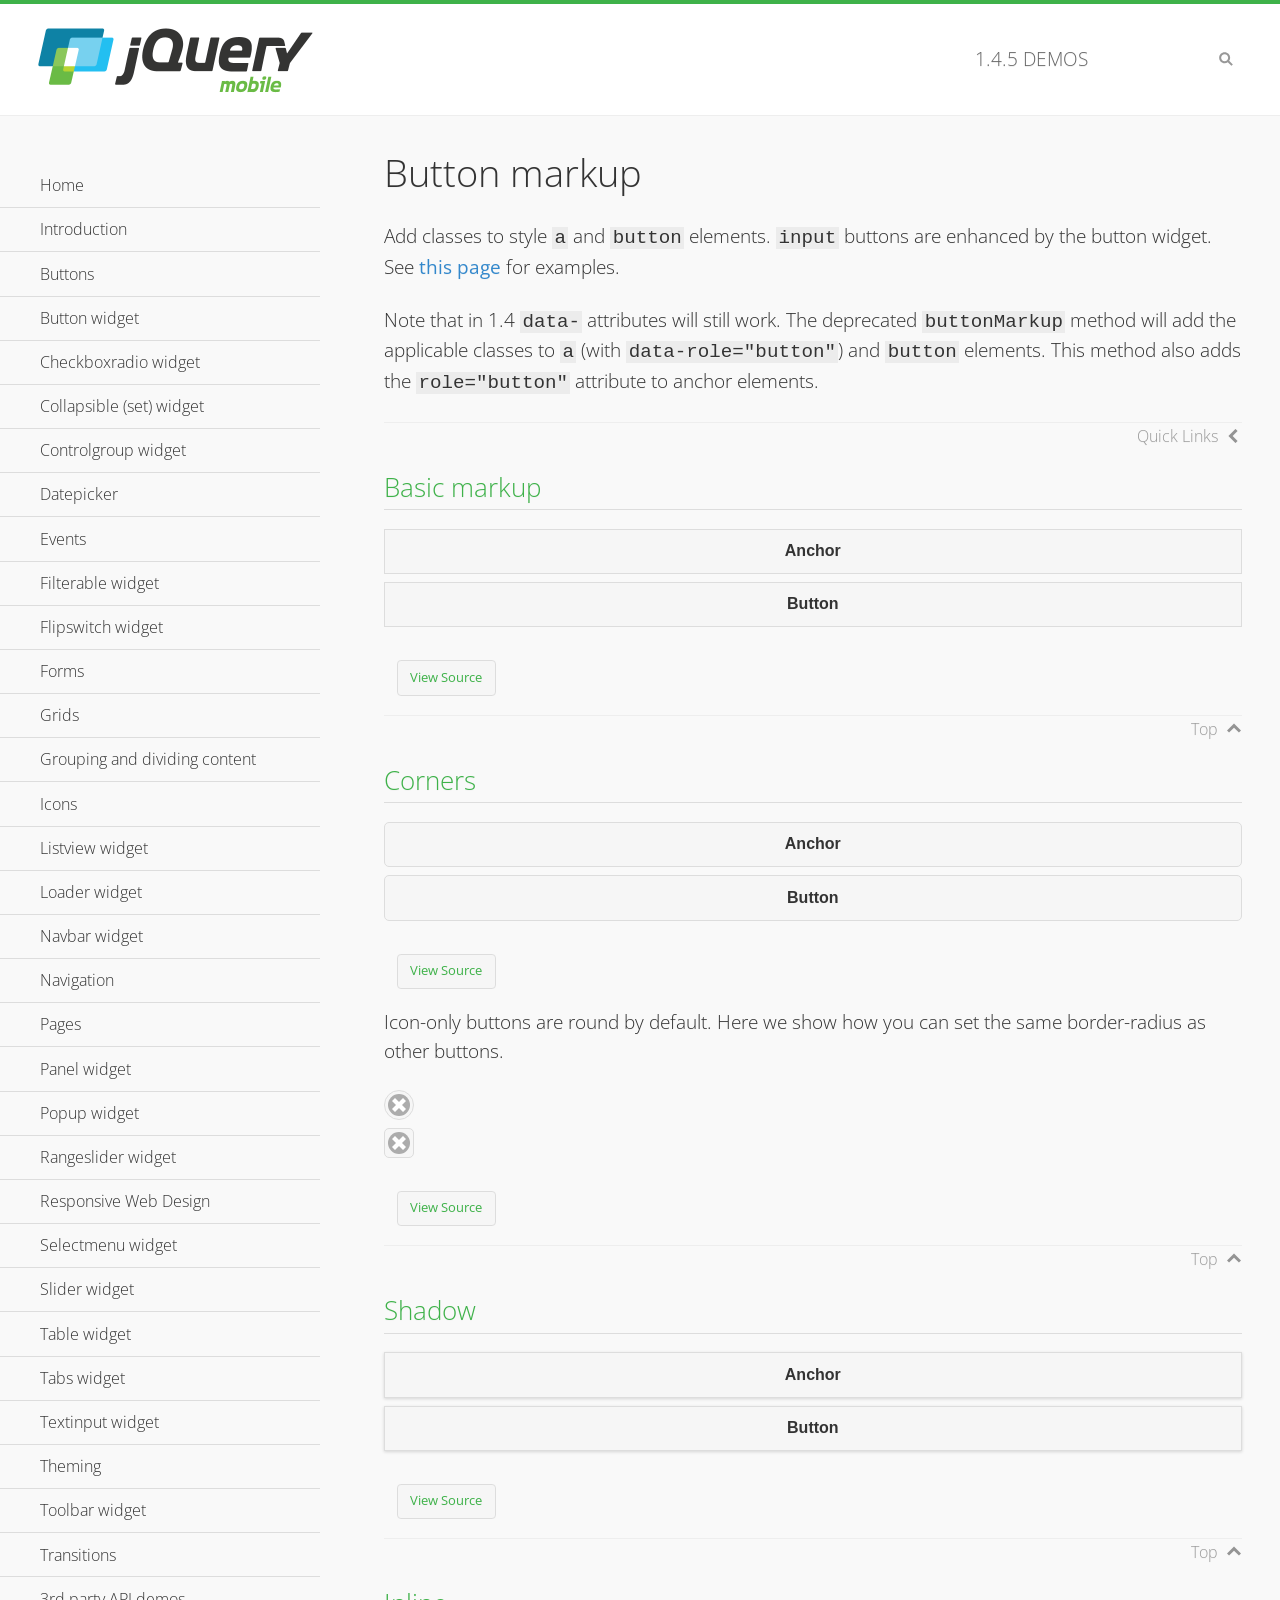
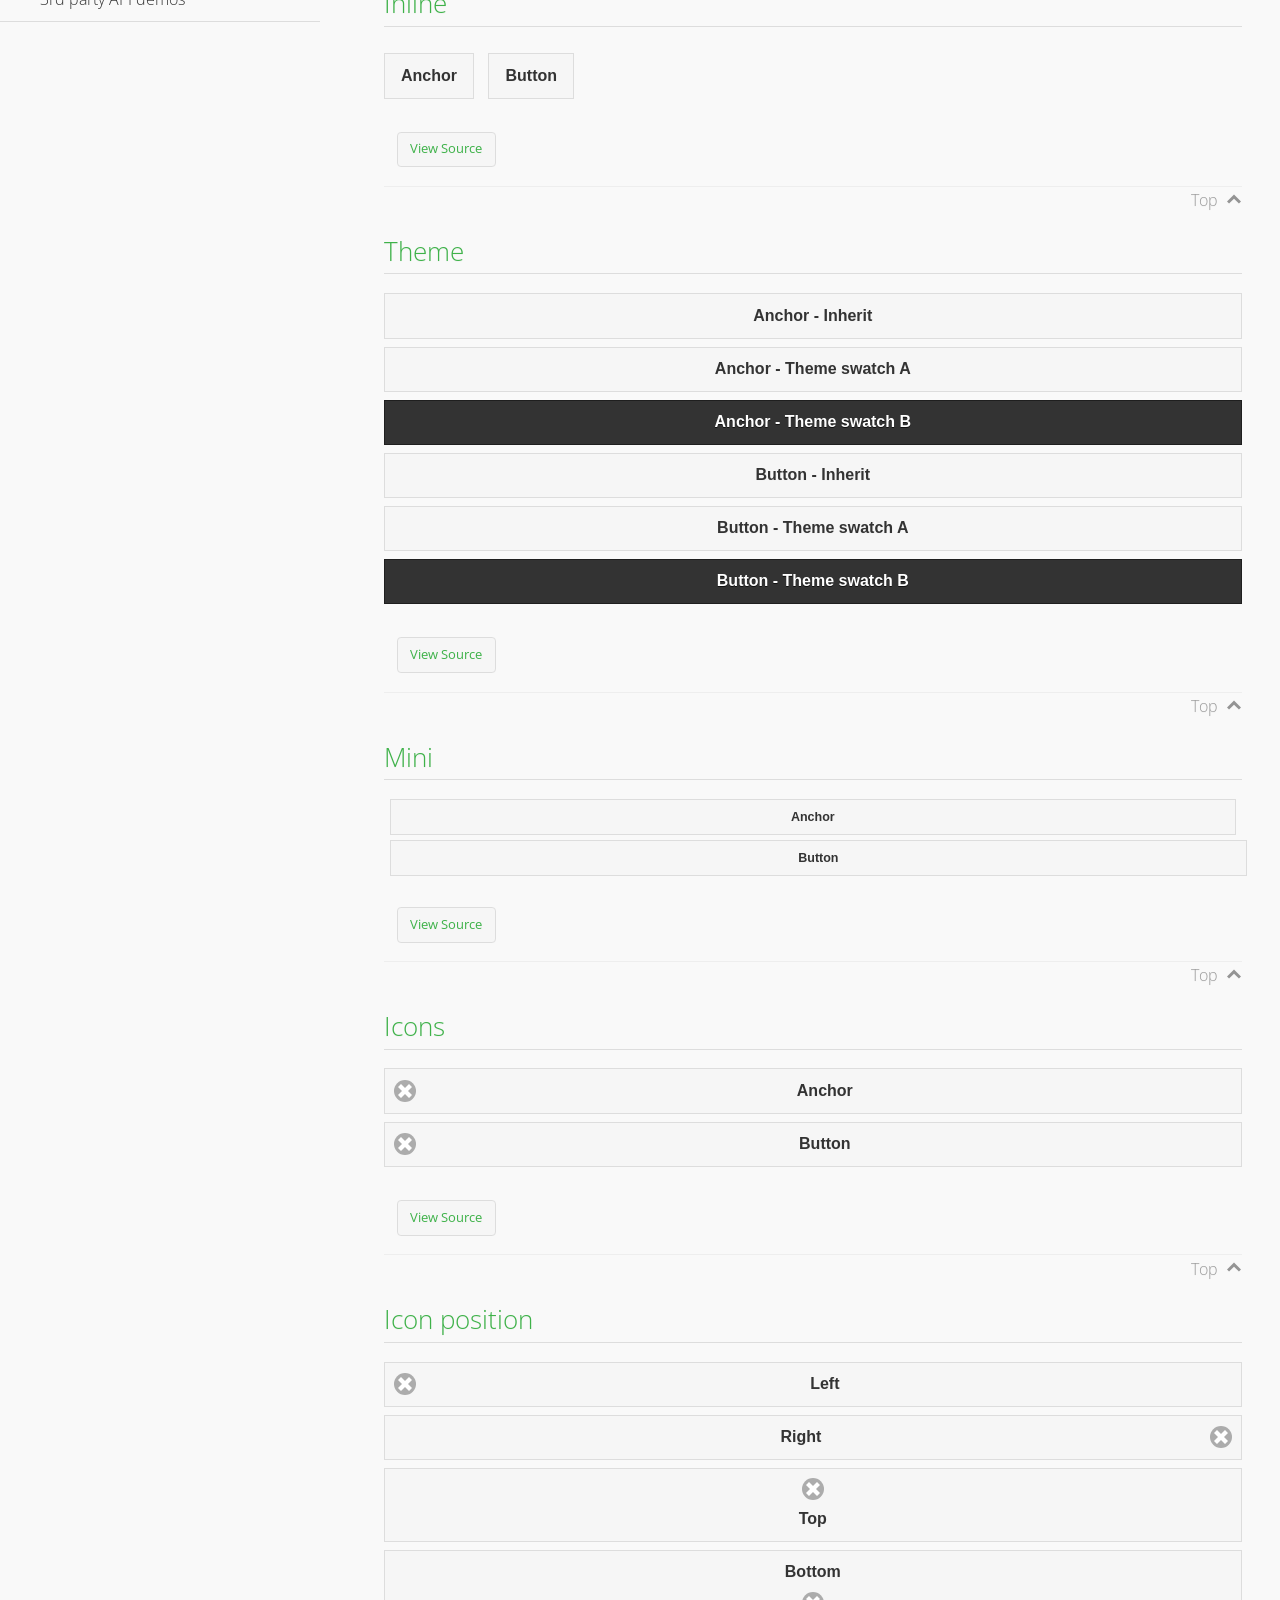
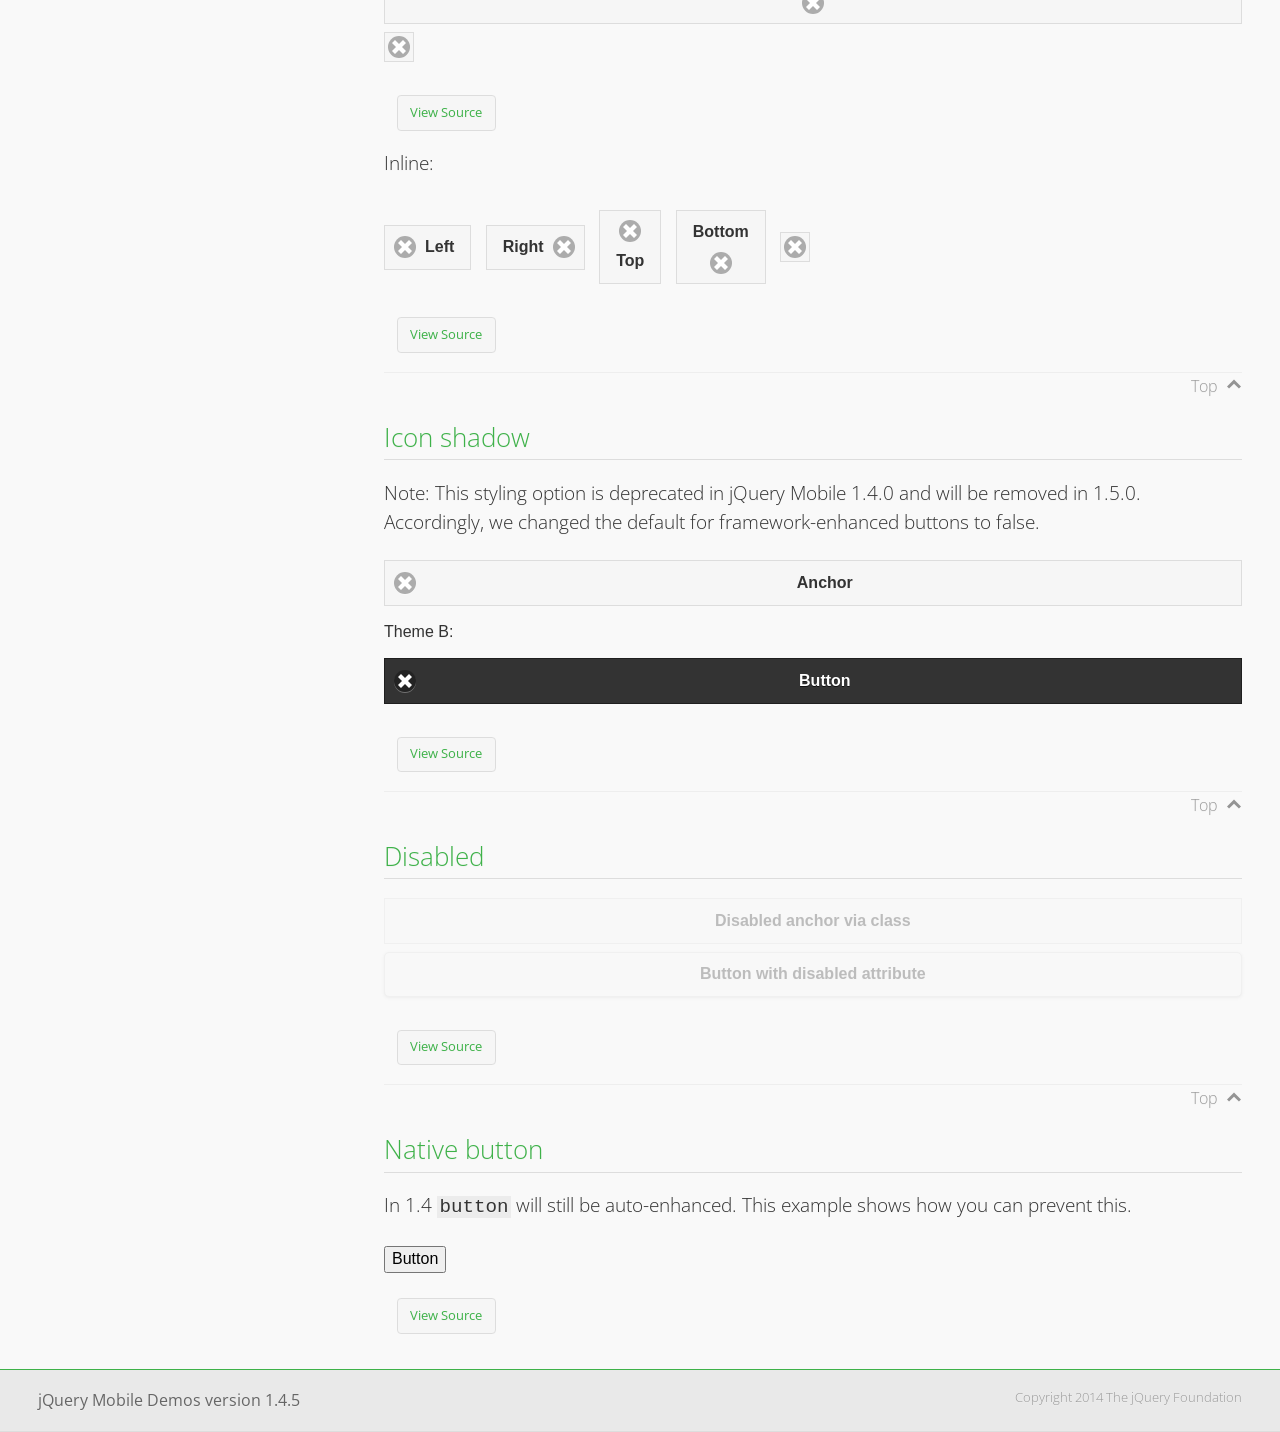
<file: node/publicConfig/jquery.mobile-1.4.5/demos/button-markup/index.html>
<!DOCTYPE html>
<html>
<head>
	<meta charset="utf-8">
	<meta name="viewport" content="width=device-width, initial-scale=1">
	<title>Button markup - jQuery Mobile Demos</title>
	<link rel="shortcut icon" href="../favicon.ico">
    <link rel="stylesheet" href="http://fonts.googleapis.com/css?family=Open+Sans:300,400,700">
	<link rel="stylesheet" href="../css/themes/default/jquery.mobile-1.4.5.min.css">
	<link rel="stylesheet" href="../_assets/css/jqm-demos.css">
	<script src="../js/jquery.js"></script>
	<script src="../_assets/js/index.js"></script>
	<script src="../js/jquery.mobile-1.4.5.min.js"></script>
	<style>
		#custom-border-radius .ui-btn-icon-notext.ui-corner-all {
			-webkit-border-radius: .3125em;
			border-radius: .3125em;
		}
	</style>
</head>
<body>
<div data-role="page" class="jqm-demos" data-quicklinks="true">

	<div data-role="header" class="jqm-header">
		<h2><a href="../" title="jQuery Mobile Demos home"><img src="../_assets/img/jquery-logo.png" alt="jQuery Mobile"></a></h2>
		<p><span class="jqm-version"></span> Demos</p>
		<a href="#" class="jqm-navmenu-link ui-btn ui-btn-icon-notext ui-corner-all ui-icon-bars ui-nodisc-icon ui-alt-icon ui-btn-left">Menu</a>
		<a href="#" class="jqm-search-link ui-btn ui-btn-icon-notext ui-corner-all ui-icon-search ui-nodisc-icon ui-alt-icon ui-btn-right">Search</a>
	</div><!-- /header -->

	<div role="main" class="ui-content jqm-content">

		<h1>Button markup</h1>

		<p>Add classes to style <code>a</code> and <code>button</code> elements. <code>input</code> buttons are enhanced by the button widget. See <a href="../button/" data-ajax="false">this page</a> for examples.</p>

		<p>Note that in 1.4 <code>data-</code> attributes will still work. The deprecated <code>buttonMarkup</code> method will add the applicable classes to <code>a</code> (with <code>data-role="button"</code>) and <code>button</code> elements. This method also adds the <code>role="button"</code> attribute to anchor elements.</p>

		<h2>Basic markup</h2>

		<div data-demo-html="true">
			<a href="#" class="ui-btn">Anchor</a>
			<button class="ui-btn">Button</button>
		</div><!--/demo-html -->

		<h2>Corners</h2>

		<div data-demo-html="true">
			<a href="#" class="ui-btn ui-corner-all">Anchor</a>
			<button class="ui-btn ui-corner-all">Button</button>
		</div><!--/demo-html -->

		<p>Icon-only buttons are round by default. Here we show how you can set the same border-radius as other buttons.</p>

		<div data-demo-html="true" data-demo-css="true">
			<a href="#" class="ui-btn ui-icon-delete ui-btn-icon-notext ui-corner-all">No text</a>
			<div id="custom-border-radius">
				<a href="#" class="ui-btn ui-icon-delete ui-btn-icon-notext ui-corner-all">No text</a>
			</div>
		</div><!--/demo-html -->

		<h2>Shadow</h2>

		<div data-demo-html="true">
			<a href="#" class="ui-btn ui-shadow">Anchor</a>
			<button class="ui-btn ui-shadow">Button</button>
		</div><!--/demo-html -->

		<h2>Inline</h2>

		<div data-demo-html="true">
			<a href="#" class="ui-btn ui-btn-inline">Anchor</a>
			<button class="ui-btn ui-btn-inline">Button</button>
		</div><!--/demo-html -->

		<h2>Theme</h2>

		<div data-demo-html="true">
			<a href="#" class="ui-btn">Anchor - Inherit</a>
			<a href="#" class="ui-btn ui-btn-a">Anchor - Theme swatch A</a>
			<a href="#" class="ui-btn ui-btn-b">Anchor - Theme swatch B</a>
			<button class="ui-btn">Button - Inherit</button>
			<button class="ui-btn ui-btn-a">Button - Theme swatch A</button>
			<button class="ui-btn ui-btn-b">Button - Theme swatch B</button>
		</div><!--/demo-html -->

		<h2>Mini</h2>

		<div data-demo-html="true">
			<a href="#" class="ui-btn ui-mini">Anchor</a>
			<button class="ui-btn ui-mini">Button</button>
		</div><!--/demo-html -->

		<h2>Icons</h2>

		<div data-demo-html="true">
			<a href="#" class="ui-btn ui-icon-delete ui-btn-icon-left">Anchor</a>
			<button class="ui-btn ui-icon-delete ui-btn-icon-left">Button</button>
		</div><!--/demo-html -->

		<h2>Icon position</h2>

		<div data-demo-html="true">
			<a href="#" class="ui-btn ui-icon-delete ui-btn-icon-left">Left</a>
			<a href="#" class="ui-btn ui-icon-delete ui-btn-icon-right">Right</a>
			<a href="#" class="ui-btn ui-icon-delete ui-btn-icon-top">Top</a>
			<a href="#" class="ui-btn ui-icon-delete ui-btn-icon-bottom">Bottom</a>
			<a href="#" class="ui-btn ui-icon-delete ui-btn-icon-notext">Icon only</a>
		</div><!--/demo-html -->

		<p>Inline:</p>

		<div data-demo-html="true">
			<a href="#" class="ui-btn ui-btn-inline ui-icon-delete ui-btn-icon-left">Left</a>
			<a href="#" class="ui-btn ui-btn-inline ui-icon-delete ui-btn-icon-right">Right</a>
			<a href="#" class="ui-btn ui-btn-inline ui-icon-delete ui-btn-icon-top">Top</a>
			<a href="#" class="ui-btn ui-btn-inline ui-icon-delete ui-btn-icon-bottom">Bottom</a>
			<a href="#" class="ui-btn ui-btn-inline ui-icon-delete ui-btn-icon-notext">Icon only</a>
		</div><!--/demo-html -->

		<h2>Icon shadow</h2>
		<p>Note: This styling option is deprecated in jQuery Mobile 1.4.0 and will be removed in 1.5.0. Accordingly, we changed the default for framework-enhanced buttons to false.</p>

		<div data-demo-html="true">
			<a href="#" class="ui-btn ui-icon-delete ui-btn-icon-left ui-shadow-icon">Anchor</a>
			<p>Theme B:</p>
			<button class="ui-btn ui-icon-delete ui-btn-icon-left ui-shadow-icon ui-btn-b">Button</button>
		</div><!--/demo-html -->

		<h2>Disabled</h2>

		<div data-demo-html="true">
			<a href="#" class="ui-btn ui-state-disabled">Disabled anchor via class</a>
			<button disabled>Button with disabled attribute</button>
		</div><!--/demo-html -->

		<h2>Native button</h2>
		<!-- TODO: Remove this demo in 1.5 -->
		<p>In 1.4 <code>button</code> will still be auto-enhanced. This example shows how you can prevent this.</p>

		<div data-demo-html="true">
			<button data-role="none">Button</button>
		</div><!--/demo-html -->

	</div><!-- /content -->
	    <div data-role="panel" class="jqm-navmenu-panel" data-position="left" data-display="overlay" data-theme="a">
	    	<ul class="jqm-list ui-alt-icon ui-nodisc-icon">
<li data-filtertext="demos homepage" data-icon="home"><a href=".././">Home</a></li>
<li data-filtertext="introduction overview getting started"><a href="../intro/" data-ajax="false">Introduction</a></li>
<li data-filtertext="buttons button markup buttonmarkup method anchor link button element"><a href="../button-markup/" data-ajax="false">Buttons</a></li>
<li data-filtertext="form button widget input button submit reset"><a href="../button/" data-ajax="false">Button widget</a></li>
<li data-role="collapsible" data-enhanced="true" data-collapsed-icon="carat-d" data-expanded-icon="carat-u" data-iconpos="right" data-inset="false" class="ui-collapsible ui-collapsible-themed-content ui-collapsible-collapsed">
	<h3 class="ui-collapsible-heading ui-collapsible-heading-collapsed">
		<a href="#" class="ui-collapsible-heading-toggle ui-btn ui-btn-icon-right ui-btn-inherit ui-icon-carat-d">
		    Checkboxradio widget<span class="ui-collapsible-heading-status"> click to expand contents</span>
		</a>
	</h3>
	<div class="ui-collapsible-content ui-body-inherit ui-collapsible-content-collapsed" aria-hidden="true">
		<ul>
			<li data-filtertext="form checkboxradio widget checkbox input checkboxes controlgroups"><a href="../checkboxradio-checkbox/" data-ajax="false">Checkboxes</a></li>
			<li data-filtertext="form checkboxradio widget radio input radio buttons controlgroups"><a href="../checkboxradio-radio/" data-ajax="false">Radio buttons</a></li>
		</ul>
	</div>
</li>
<li data-role="collapsible" data-enhanced="true" data-collapsed-icon="carat-d" data-expanded-icon="carat-u" data-iconpos="right" data-inset="false" class="ui-collapsible ui-collapsible-themed-content ui-collapsible-collapsed">
	<h3 class="ui-collapsible-heading ui-collapsible-heading-collapsed">
		<a href="#" class="ui-collapsible-heading-toggle ui-btn ui-btn-icon-right ui-btn-inherit ui-icon-carat-d">
			Collapsible (set) widget<span class="ui-collapsible-heading-status"> click to expand contents</span>
		</a>
	</h3>
	<div class="ui-collapsible-content ui-body-inherit ui-collapsible-content-collapsed" aria-hidden="true">
		<ul>
			<li data-filtertext="collapsibles content formatting"><a href="../collapsible/" data-ajax="false">Collapsible</a></li>
			<li data-filtertext="dynamic collapsible set accordion append expand"><a href="../collapsible-dynamic/" data-ajax="false">Dynamic collapsibles</a></li>
			<li data-filtertext="accordions collapsible set widget content formatting grouped collapsibles"><a href="../collapsibleset/" data-ajax="false">Collapsible set</a></li>
		</ul>
	</div>
</li>
<li data-role="collapsible" data-enhanced="true" data-collapsed-icon="carat-d" data-expanded-icon="carat-u" data-iconpos="right" data-inset="false" class="ui-collapsible ui-collapsible-themed-content ui-collapsible-collapsed">
	<h3 class="ui-collapsible-heading ui-collapsible-heading-collapsed">
		<a href="#" class="ui-collapsible-heading-toggle ui-btn ui-btn-icon-right ui-btn-inherit ui-icon-carat-d">
			Controlgroup widget<span class="ui-collapsible-heading-status"> click to expand contents</span>
		</a>
	</h3>
	<div class="ui-collapsible-content ui-body-inherit ui-collapsible-content-collapsed" aria-hidden="true">
		<ul>
			<li data-filtertext="controlgroups selectmenu checkboxradio input grouped buttons horizontal vertical"><a href="../controlgroup/" data-ajax="false">Controlgroup</a></li>
			<li data-filtertext="dynamic controlgroup dynamically add buttons"><a href="../controlgroup-dynamic/" data-ajax="false">Dynamic controlgroups</a></li>
		</ul>
	</div>
</li>
<li data-filtertext="form datepicker widget date input"><a href="../datepicker/" data-ajax="false">Datepicker</a></li>
<li data-role="collapsible" data-enhanced="true" data-collapsed-icon="carat-d" data-expanded-icon="carat-u" data-iconpos="right" data-inset="false" class="ui-collapsible ui-collapsible-themed-content ui-collapsible-collapsed">
	<h3 class="ui-collapsible-heading ui-collapsible-heading-collapsed">
		<a href="#" class="ui-collapsible-heading-toggle ui-btn ui-btn-icon-right ui-btn-inherit ui-icon-carat-d">
			Events<span class="ui-collapsible-heading-status"> click to expand contents</span>
		</a>
	</h3>
	<div class="ui-collapsible-content ui-body-inherit ui-collapsible-content-collapsed" aria-hidden="true">
		<ul>
			<li data-filtertext="swipe to delete list items listviews swipe events"><a href="../swipe-list/" data-ajax="false">Swipe list items</a></li>
			<li data-filtertext="swipe to navigate swipe page navigation swipe events"><a href="../swipe-page/" data-ajax="false">Swipe page navigation</a></li>
		</ul>
	</div>
</li>
<li data-filtertext="filterable filter elements sorting searching listview table"><a href="../filterable/" data-ajax="false">Filterable widget</a></li>
<li data-filtertext="form flipswitch widget flip toggle switch binary select checkbox input"><a href="../flipswitch/" data-ajax="false">Flipswitch widget</a></li>
<li data-role="collapsible" data-enhanced="true" data-collapsed-icon="carat-d" data-expanded-icon="carat-u" data-iconpos="right" data-inset="false" class="ui-collapsible ui-collapsible-themed-content ui-collapsible-collapsed">
	<h3 class="ui-collapsible-heading ui-collapsible-heading-collapsed">
		<a href="#" class="ui-collapsible-heading-toggle ui-btn ui-btn-icon-right ui-btn-inherit ui-icon-carat-d">
			Forms<span class="ui-collapsible-heading-status"> click to expand contents</span>
		</a>
	</h3>
	<div class="ui-collapsible-content ui-body-inherit ui-collapsible-content-collapsed" aria-hidden="true">
		<ul>
			<li data-filtertext="forms text checkbox radio range button submit reset inputs selects textarea slider flipswitch label form elements"><a href="../forms/" data-ajax="false">Forms</a></li>
			<li data-filtertext="form hide labels hidden accessible ui-hidden-accessible forms"><a href="../forms-label-hidden-accessible/" data-ajax="false">Hide labels</a></li>
			<li data-filtertext="form field containers fieldcontain ui-field-contain forms"><a href="../forms-field-contain/" data-ajax="false">Field containers</a></li>
			<li data-filtertext="forms disabled form elements"><a href="../forms-disabled/" data-ajax="false">Forms disabled</a></li>
			<li data-filtertext="forms gallery examples overview forms text checkbox radio range button submit reset inputs selects textarea slider flipswitch label form elements"><a href="../forms-gallery/" data-ajax="false">Forms gallery</a></li>
		</ul>
	</div>
</li>
<li data-role="collapsible" data-enhanced="true" data-collapsed-icon="carat-d" data-expanded-icon="carat-u" data-iconpos="right" data-inset="false" class="ui-collapsible ui-collapsible-themed-content ui-collapsible-collapsed">
	<h3 class="ui-collapsible-heading ui-collapsible-heading-collapsed">
		<a href="#" class="ui-collapsible-heading-toggle ui-btn ui-btn-icon-right ui-btn-inherit ui-icon-carat-d">
			Grids<span class="ui-collapsible-heading-status"> click to expand contents</span>
		</a>
	</h3>
	<div class="ui-collapsible-content ui-body-inherit ui-collapsible-content-collapsed" aria-hidden="true">
		<ul>
			<li data-filtertext="grids columns blocks content formatting rwd responsive css framework"><a href="../grids/" data-ajax="false">Grids</a></li>
			<li data-filtertext="buttons in grids css framework"><a href="../grids-buttons/" data-ajax="false">Buttons in grids</a></li>
			<li data-filtertext="custom responsive grids rwd css framework"><a href="../grids-custom-responsive/" data-ajax="false">Custom responsive grids</a></li>
		</ul>
	</div>
</li>
<li data-filtertext="blocks content formatting sections heading"><a href="../body-bar-classes/" data-ajax="false">Grouping and dividing content</a></li>
<li data-role="collapsible" data-enhanced="true" data-collapsed-icon="carat-d" data-expanded-icon="carat-u" data-iconpos="right" data-inset="false" class="ui-collapsible ui-collapsible-themed-content ui-collapsible-collapsed">
	<h3 class="ui-collapsible-heading ui-collapsible-heading-collapsed">
		<a href="#" class="ui-collapsible-heading-toggle ui-btn ui-btn-icon-right ui-btn-inherit ui-icon-carat-d">
			Icons<span class="ui-collapsible-heading-status"> click to expand contents</span>
		</a>
	</h3>
	<div class="ui-collapsible-content ui-body-inherit ui-collapsible-content-collapsed" aria-hidden="true">
		<ul>
			<li data-filtertext="button icons svg disc alt custom icon position"><a href="../icons/" data-ajax="false">Icons</a></li>
			<li data-filtertext=""><a href="../icons-grunticon/" data-ajax="false">Grunticon loader</a></li>
		</ul>
	</div>
</li>
<li data-role="collapsible" data-enhanced="true" data-collapsed-icon="carat-d" data-expanded-icon="carat-u" data-iconpos="right" data-inset="false" class="ui-collapsible ui-collapsible-themed-content ui-collapsible-collapsed">
	<h3 class="ui-collapsible-heading ui-collapsible-heading-collapsed">
		<a href="#" class="ui-collapsible-heading-toggle ui-btn ui-btn-icon-right ui-btn-inherit ui-icon-carat-d">
			Listview widget<span class="ui-collapsible-heading-status"> click to expand contents</span>
		</a>
	</h3>
	<div class="ui-collapsible-content ui-body-inherit ui-collapsible-content-collapsed" aria-hidden="true">
		<ul>
			<li data-filtertext="listview widget thumbnails icons nested split button collapsible ul ol"><a href="../listview/" data-ajax="false">Listview</a></li>
			<li data-filtertext="autocomplete filterable reveal listview filtertextbeforefilter placeholder"><a href="../listview-autocomplete/" data-ajax="false">Listview autocomplete</a></li>
			<li data-filtertext="autocomplete filterable reveal listview remote data filtertextbeforefilter placeholder"><a href="../listview-autocomplete-remote/" data-ajax="false">Listview autocomplete remote data</a></li>
			<li data-filtertext="autodividers anchor jump scroll linkbars listview lists ul ol"><a href="../listview-autodividers-linkbar/" data-ajax="false">Listview autodividers linkbar</a></li>
			<li data-filtertext="listview autodividers selector autodividersselector lists ul ol"><a href="../listview-autodividers-selector/" data-ajax="false">Listview autodividers selector</a></li>
			<li data-filtertext="listview nested list items"><a href="../listview-nested-lists/" data-ajax="false">Nested Listviews</a></li>
			<li data-filtertext="listview collapsible list items flat"><a href="../listview-collapsible-item-flat/" data-ajax="false">Listview collapsible list items (flat)</a></li>
			<li data-filtertext="listview collapsible list indented"><a href="../listview-collapsible-item-indented/" data-ajax="false">Listview collapsible list items (indented)</a></li>
			<li data-filtertext="grid listview responsive grids responsive listviews lists ul"><a href="../listview-grid/" data-ajax="false">Listview responsive grid</a></li>
		</ul>
	</div>
</li>
<li data-filtertext="loader widget page loading navigation overlay spinner"><a href="../loader/" data-ajax="false">Loader widget</a></li>
<li data-filtertext="navbar widget navmenu toolbars header footer"><a href="../navbar/" data-ajax="false">Navbar widget</a></li>
<li data-role="collapsible" data-enhanced="true" data-collapsed-icon="carat-d" data-expanded-icon="carat-u" data-iconpos="right" data-inset="false" class="ui-collapsible ui-collapsible-themed-content ui-collapsible-collapsed">
	<h3 class="ui-collapsible-heading ui-collapsible-heading-collapsed">
		<a href="#" class="ui-collapsible-heading-toggle ui-btn ui-btn-icon-right ui-btn-inherit ui-icon-carat-d">
			Navigation<span class="ui-collapsible-heading-status"> click to expand contents</span>
		</a>
	</h3>
	<div class="ui-collapsible-content ui-body-inherit ui-collapsible-content-collapsed" aria-hidden="true">
		<ul>
			<li data-filtertext="ajax navigation navigate widget history event method"><a href="../navigation/" data-ajax="false">Navigation</a></li>
			<li data-filtertext="linking pages page links navigation ajax prefetch cache"><a href="../navigation-linking-pages/" data-ajax="false">Linking pages</a></li>
			<!-- <li data-filtertext="php redirect server redirection server-side navigation"><a href="../navigation-php-redirect/" data-ajax="false">PHP redirect demo</a></li>-->
			<li data-filtertext="navigation redirection hash query"><a href="../navigation-hash-processing/" data-ajax="false">Hash processing demo</a></li>
			<li data-filtertext="navigation redirection hash query"><a href="../page-events/" data-ajax="false">Page Navigation Events</a></li>
		</ul>
	</div>
</li>
<li data-role="collapsible" data-enhanced="true" data-collapsed-icon="carat-d" data-expanded-icon="carat-u" data-iconpos="right" data-inset="false" class="ui-collapsible ui-collapsible-themed-content ui-collapsible-collapsed">
	<h3 class="ui-collapsible-heading ui-collapsible-heading-collapsed">
		<a href="#" class="ui-collapsible-heading-toggle ui-btn ui-btn-icon-right ui-btn-inherit ui-icon-carat-d">
			Pages<span class="ui-collapsible-heading-status"> click to expand contents</span>
		</a>
	</h3>
	<div class="ui-collapsible-content ui-body-inherit ui-collapsible-content-collapsed" aria-hidden="true">
		<ul>
			<li data-filtertext="pages page widget ajax navigation"><a href="../pages/" data-ajax="false">Pages</a></li>
			<li data-filtertext="single page"><a href="../pages-single-page/" data-ajax="false">Single page</a></li>
			<li data-filtertext="multipage multi-page page"><a href="../pages-multi-page/" data-ajax="false">Multi-page template</a></li>
			<li data-filtertext="dialog page widget modal popup"><a href="../pages-dialog/" data-ajax="false">Dialog page</a></li>
		</ul>
	</div>
</li>
<li data-role="collapsible" data-enhanced="true" data-collapsed-icon="carat-d" data-expanded-icon="carat-u" data-iconpos="right" data-inset="false" class="ui-collapsible ui-collapsible-themed-content ui-collapsible-collapsed">
	<h3 class="ui-collapsible-heading ui-collapsible-heading-collapsed">
		<a href="#" class="ui-collapsible-heading-toggle ui-btn ui-btn-icon-right ui-btn-inherit ui-icon-carat-d">
			Panel widget<span class="ui-collapsible-heading-status"> click to expand contents</span>
		</a>
	</h3>
	<div class="ui-collapsible-content ui-body-inherit ui-collapsible-content-collapsed" aria-hidden="true">
		<ul>
			<li data-filtertext="panel widget sliding panels reveal push overlay responsive"><a href="../panel/" data-ajax="false">Panel</a></li>
			<li data-filtertext=""><a href="../panel-external/" data-ajax="false">External panels</a></li>
			<li data-filtertext="panel "><a href="../panel-fixed/" data-ajax="false">Fixed panels</a></li>
			<li data-filtertext="panel slide panels sliding panels shadow rwd responsive breakpoint"><a href="../panel-responsive/" data-ajax="false">Panels responsive</a></li>
			<li data-filtertext="panel custom style custom panel width reveal shadow listview panel styling page background wrapper"><a href="../panel-styling/" data-ajax="false">Custom panel style</a></li>
			<li data-filtertext="panel open on swipe"><a href="../panel-swipe-open/" data-ajax="false">Panel open on swipe</a></li>
			<li data-filtertext="panels outside page internal external toolbars"><a href="../panel-external-internal/" data-ajax="false">Panel external and internal</a></li>
		</ul>
	</div>
</li>
<li data-role="collapsible" data-enhanced="true" data-collapsed-icon="carat-d" data-expanded-icon="carat-u" data-iconpos="right" data-inset="false" class="ui-collapsible ui-collapsible-themed-content ui-collapsible-collapsed">
	<h3 class="ui-collapsible-heading ui-collapsible-heading-collapsed">
		<a href="#" class="ui-collapsible-heading-toggle ui-btn ui-btn-icon-right ui-btn-inherit ui-icon-carat-d">
			Popup widget<span class="ui-collapsible-heading-status"> click to expand contents</span>
		</a>
	</h3>
	<div class="ui-collapsible-content ui-body-inherit ui-collapsible-content-collapsed" aria-hidden="true">
		<ul>
			<li data-filtertext="popup widget popups dialog modal transition tooltip lightbox form overlay screen flip pop fade transition"><a href="../popup/" data-ajax="false">Popup</a></li>
			<li data-filtertext="popup alignment position"><a href="../popup-alignment/" data-ajax="false">Popup alignment</a></li>
			<li data-filtertext="popup arrow size popups popover"><a href="../popup-arrow-size/" data-ajax="false">Popup arrow size</a></li>
			<li data-filtertext="dynamic popups popup images lightbox"><a href="../popup-dynamic/" data-ajax="false">Dynamic popups</a></li>
			<li data-filtertext="popups with iframes scaling"><a href="../popup-iframe/" data-ajax="false">Popups with iframes</a></li>
			<li data-filtertext="popup image scaling"><a href="../popup-image-scaling/" data-ajax="false">Popup image scaling</a></li>
			<li data-filtertext="external popup outside multi-page"><a href="../popup-outside-multipage/" data-ajax="false">Popup outside multi-page</a></li>
		</ul>
	</div>
</li>
<li data-filtertext="form rangeslider widget dual sliders dual handle sliders range input"><a href="../rangeslider/" data-ajax="false">Rangeslider widget</a></li>
<li data-filtertext="responsive web design rwd adaptive progressive enhancement PE accessible mobile breakpoints media query media queries"><a href="../rwd/" data-ajax="false">Responsive Web Design</a></li>
<li data-role="collapsible" data-enhanced="true" data-collapsed-icon="carat-d" data-expanded-icon="carat-u" data-iconpos="right" data-inset="false" class="ui-collapsible ui-collapsible-themed-content ui-collapsible-collapsed">
	<h3 class="ui-collapsible-heading ui-collapsible-heading-collapsed">
		<a href="#" class="ui-collapsible-heading-toggle ui-btn ui-btn-icon-right ui-btn-inherit ui-icon-carat-d">
			Selectmenu widget<span class="ui-collapsible-heading-status"> click to expand contents</span>
		</a>
	</h3>
	<div class="ui-collapsible-content ui-body-inherit ui-collapsible-content-collapsed" aria-hidden="true">
		<ul>
			<li data-filtertext="form selectmenu widget select input custom select menu selects"><a href="../selectmenu/" data-ajax="false">Selectmenu</a></li>
			<li data-filtertext="form custom select menu selectmenu widget custom menu option optgroup multiple selects"><a href="../selectmenu-custom/" data-ajax="false">Custom select menu</a></li>
			<li data-filtertext="filterable select filter popup dialog"><a href="../selectmenu-custom-filter/" data-ajax="false">Custom select menu with filter</a></li>
		</ul>
	</div>
</li>
<li data-role="collapsible" data-enhanced="true" data-collapsed-icon="carat-d" data-expanded-icon="carat-u" data-iconpos="right" data-inset="false" class="ui-collapsible ui-collapsible-themed-content ui-collapsible-collapsed">
	<h3 class="ui-collapsible-heading ui-collapsible-heading-collapsed">
		<a href="#" class="ui-collapsible-heading-toggle ui-btn ui-btn-icon-right ui-btn-inherit ui-icon-carat-d">
			Slider widget<span class="ui-collapsible-heading-status"> click to expand contents</span>
		</a>
	</h3>
	<div class="ui-collapsible-content ui-body-inherit ui-collapsible-content-collapsed" aria-hidden="true">
		<ul>
			<li data-filtertext="form slider widget range input single sliders"><a href="../slider/" data-ajax="false">Slider</a></li>
			<li data-filtertext="form slider widget flipswitch slider binary select flip toggle switch"><a href="../slider-flipswitch/" data-ajax="false">Slider flip toggle switch</a></li>
			<li data-filtertext="form slider tooltip handle value input range sliders"><a href="../slider-tooltip/" data-ajax="false">Slider tooltip</a></li>
		</ul>
	</div>
</li>
<li data-role="collapsible" data-enhanced="true" data-collapsed-icon="carat-d" data-expanded-icon="carat-u" data-iconpos="right" data-inset="false" class="ui-collapsible ui-collapsible-themed-content ui-collapsible-collapsed">
	<h3 class="ui-collapsible-heading ui-collapsible-heading-collapsed">
		<a href="#" class="ui-collapsible-heading-toggle ui-btn ui-btn-icon-right ui-btn-inherit ui-icon-carat-d">
			Table widget<span class="ui-collapsible-heading-status"> click to expand contents</span>
		</a>
	</h3>
	<div class="ui-collapsible-content ui-body-inherit ui-collapsible-content-collapsed" aria-hidden="true">
		<ul>
			<li data-filtertext="table widget reflow column toggle th td responsive tables rwd hide show tabular"><a href="../table-column-toggle/" data-ajax="false">Table Column Toggle</a></li>
			<li data-filtertext="table column toggle phone comparison demo"><a href="../table-column-toggle-example/" data-ajax="false">Table Column Toggle demo</a></li>
			<li data-filtertext="responsive tables table column toggle heading groups rwd breakpoint"><a href="../table-column-toggle-heading-groups/" data-ajax="false">Table Column Toggle heading groups</a></li>
			<li data-filtertext="responsive tables table column toggle hide rwd breakpoint customization options"><a href="../table-column-toggle-options/" data-ajax="false">Table Column Toggle options</a></li>
			<li data-filtertext="table reflow th td responsive rwd columns tabular"><a href="../table-reflow/" data-ajax="false">Table Reflow</a></li>
			<li data-filtertext="responsive tables table reflow heading groups rwd breakpoint"><a href="../table-reflow-heading-groups/" data-ajax="false">Table Reflow heading groups</a></li>
			<li data-filtertext="responsive tables table reflow stripes strokes table style"><a href="../table-reflow-stripes-strokes/" data-ajax="false">Table Reflow stripes and strokes</a></li>
			<li data-filtertext="responsive tables table reflow stack custom styles"><a href="../table-reflow-styling/" data-ajax="false">Table Reflow custom styles</a></li>
		</ul>
	</div>
</li>
<li data-filtertext="ui tabs widget"><a href="../tabs/" data-ajax="false">Tabs widget</a></li>
<li data-filtertext="form textinput widget text input textarea number date time tel email file color password"><a href="../textinput/" data-ajax="false">Textinput widget</a></li>
<li data-role="collapsible" data-enhanced="true" data-collapsed-icon="carat-d" data-expanded-icon="carat-u" data-iconpos="right" data-inset="false" class="ui-collapsible ui-collapsible-themed-content ui-collapsible-collapsed">
	<h3 class="ui-collapsible-heading ui-collapsible-heading-collapsed">
		<a href="#" class="ui-collapsible-heading-toggle ui-btn ui-btn-icon-right ui-btn-inherit ui-icon-carat-d">
			Theming<span class="ui-collapsible-heading-status"> click to expand contents</span>
		</a>
	</h3>
	<div class="ui-collapsible-content ui-body-inherit ui-collapsible-content-collapsed" aria-hidden="true">
		<ul>
			<li data-filtertext="default theme swatches theming style css"><a href="../theme-default/" data-ajax="false">Default theme</a></li>
			<li data-filtertext="classic theme old theme swatches theming style css"><a href="../theme-classic/" data-ajax="false">Classic theme</a></li>
		</ul>
	</div>
</li>
<li data-role="collapsible" data-enhanced="true" data-collapsed-icon="carat-d" data-expanded-icon="carat-u" data-iconpos="right" data-inset="false" class="ui-collapsible ui-collapsible-themed-content ui-collapsible-collapsed">
	<h3 class="ui-collapsible-heading ui-collapsible-heading-collapsed">
		<a href="#" class="ui-collapsible-heading-toggle ui-btn ui-btn-icon-right ui-btn-inherit ui-icon-carat-d">
			Toolbar widget<span class="ui-collapsible-heading-status"> click to expand contents</span>
		</a>
	</h3>
	<div class="ui-collapsible-content ui-body-inherit ui-collapsible-content-collapsed" aria-hidden="true">
		<ul>
			<li data-filtertext="toolbar widget header footer toolbars fixed fullscreen external sections"><a href="../toolbar/" data-ajax="false">Toolbar</a></li>
			<li data-filtertext="dynamic toolbars dynamically add toolbar header footer"><a href="../toolbar-dynamic/" data-ajax="false">Dynamic toolbars</a></li>
			<li data-filtertext="external toolbars header footer"><a href="../toolbar-external/" data-ajax="false">External toolbars</a></li>
			<li data-filtertext="fixed toolbars header footer"><a href="../toolbar-fixed/" data-ajax="false">Fixed toolbars</a></li>
			<li data-filtertext="fixed fullscreen toolbars header footer"><a href="../toolbar-fixed-fullscreen/" data-ajax="false">Fullscreen toolbars</a></li>
			<li data-filtertext="external fixed toolbars header footer"><a href="../toolbar-fixed-external/" data-ajax="false">Fixed external toolbars</a></li>
			<li data-filtertext="external persistent toolbars header footer navbar navmenu"><a href="../toolbar-fixed-persistent/" data-ajax="false">Persistent toolbars</a></li>
			<li data-filtertext="external ajax optimized toolbars persistent toolbars header footer navbar"><a href="../toolbar-fixed-persistent-optimized/" data-ajax="false">Ajax optimized toolbars</a></li>
			<li data-filtertext="form in toolbars header footer"><a href="../toolbar-fixed-forms/" data-ajax="false">Form in toolbar</a></li>
		</ul>
	</div>
</li>
<li data-filtertext="page transitions animated pages popup navigation flip slide fade pop"><a href="../transitions/" data-ajax="false">Transitions</a></li>
<li data-role="collapsible" data-enhanced="true" data-collapsed-icon="carat-d" data-expanded-icon="carat-u" data-iconpos="right" data-inset="false" class="ui-collapsible ui-collapsible-themed-content ui-collapsible-collapsed">
	<h3 class="ui-collapsible-heading ui-collapsible-heading-collapsed">
		<a href="#" class="ui-collapsible-heading-toggle ui-btn ui-btn-icon-right ui-btn-inherit ui-icon-carat-d">
			3rd party API demos<span class="ui-collapsible-heading-status"> click to expand contents</span>
		</a>
	</h3>
	<div class="ui-collapsible-content ui-body-inherit ui-collapsible-content-collapsed" aria-hidden="true">
		<ul>
			<li data-filtertext="backbone requirejs navigation router"><a href="../backbone-requirejs/" data-ajax="false">Backbone RequireJS</a></li>
			<li data-filtertext="google maps geolocation demo"><a href="../map-geolocation/" data-ajax="false">Google Maps geolocation</a></li>
			<li data-filtertext="google maps hybrid"><a href="../map-list-toggle/" data-ajax="false">Google Maps list toggle</a></li>
		</ul>
	</div>
</li>



		     </ul>
		</div><!-- /panel -->


	<div data-role="footer" data-position="fixed" data-tap-toggle="false" class="jqm-footer">
		<p>jQuery Mobile Demos version <span class="jqm-version"></span></p>
		<p>Copyright 2014 The jQuery Foundation</p>
	</div><!-- /footer -->
	<!-- TODO: This should become an external panel so we can add input to markup (unique ID) -->
    <div data-role="panel" class="jqm-search-panel" data-position="right" data-display="overlay" data-theme="a">
		<div class="jqm-search">
			<ul class="jqm-list" data-filter-placeholder="Search demos..." data-filter-reveal="true">
<li data-filtertext="demos homepage" data-icon="home"><a href=".././">Home</a></li>
<li data-filtertext="introduction overview getting started"><a href="../intro/" data-ajax="false">Introduction</a></li>
<li data-filtertext="buttons button markup buttonmarkup method anchor link button element"><a href="../button-markup/" data-ajax="false">Buttons</a></li>
<li data-filtertext="form button widget input button submit reset"><a href="../button/" data-ajax="false">Button widget</a></li>
<li data-role="collapsible" data-enhanced="true" data-collapsed-icon="carat-d" data-expanded-icon="carat-u" data-iconpos="right" data-inset="false" class="ui-collapsible ui-collapsible-themed-content ui-collapsible-collapsed">
	<h3 class="ui-collapsible-heading ui-collapsible-heading-collapsed">
		<a href="#" class="ui-collapsible-heading-toggle ui-btn ui-btn-icon-right ui-btn-inherit ui-icon-carat-d">
		    Checkboxradio widget<span class="ui-collapsible-heading-status"> click to expand contents</span>
		</a>
	</h3>
	<div class="ui-collapsible-content ui-body-inherit ui-collapsible-content-collapsed" aria-hidden="true">
		<ul>
			<li data-filtertext="form checkboxradio widget checkbox input checkboxes controlgroups"><a href="../checkboxradio-checkbox/" data-ajax="false">Checkboxes</a></li>
			<li data-filtertext="form checkboxradio widget radio input radio buttons controlgroups"><a href="../checkboxradio-radio/" data-ajax="false">Radio buttons</a></li>
		</ul>
	</div>
</li>
<li data-role="collapsible" data-enhanced="true" data-collapsed-icon="carat-d" data-expanded-icon="carat-u" data-iconpos="right" data-inset="false" class="ui-collapsible ui-collapsible-themed-content ui-collapsible-collapsed">
	<h3 class="ui-collapsible-heading ui-collapsible-heading-collapsed">
		<a href="#" class="ui-collapsible-heading-toggle ui-btn ui-btn-icon-right ui-btn-inherit ui-icon-carat-d">
			Collapsible (set) widget<span class="ui-collapsible-heading-status"> click to expand contents</span>
		</a>
	</h3>
	<div class="ui-collapsible-content ui-body-inherit ui-collapsible-content-collapsed" aria-hidden="true">
		<ul>
			<li data-filtertext="collapsibles content formatting"><a href="../collapsible/" data-ajax="false">Collapsible</a></li>
			<li data-filtertext="dynamic collapsible set accordion append expand"><a href="../collapsible-dynamic/" data-ajax="false">Dynamic collapsibles</a></li>
			<li data-filtertext="accordions collapsible set widget content formatting grouped collapsibles"><a href="../collapsibleset/" data-ajax="false">Collapsible set</a></li>
		</ul>
	</div>
</li>
<li data-role="collapsible" data-enhanced="true" data-collapsed-icon="carat-d" data-expanded-icon="carat-u" data-iconpos="right" data-inset="false" class="ui-collapsible ui-collapsible-themed-content ui-collapsible-collapsed">
	<h3 class="ui-collapsible-heading ui-collapsible-heading-collapsed">
		<a href="#" class="ui-collapsible-heading-toggle ui-btn ui-btn-icon-right ui-btn-inherit ui-icon-carat-d">
			Controlgroup widget<span class="ui-collapsible-heading-status"> click to expand contents</span>
		</a>
	</h3>
	<div class="ui-collapsible-content ui-body-inherit ui-collapsible-content-collapsed" aria-hidden="true">
		<ul>
			<li data-filtertext="controlgroups selectmenu checkboxradio input grouped buttons horizontal vertical"><a href="../controlgroup/" data-ajax="false">Controlgroup</a></li>
			<li data-filtertext="dynamic controlgroup dynamically add buttons"><a href="../controlgroup-dynamic/" data-ajax="false">Dynamic controlgroups</a></li>
		</ul>
	</div>
</li>
<li data-filtertext="form datepicker widget date input"><a href="../datepicker/" data-ajax="false">Datepicker</a></li>
<li data-role="collapsible" data-enhanced="true" data-collapsed-icon="carat-d" data-expanded-icon="carat-u" data-iconpos="right" data-inset="false" class="ui-collapsible ui-collapsible-themed-content ui-collapsible-collapsed">
	<h3 class="ui-collapsible-heading ui-collapsible-heading-collapsed">
		<a href="#" class="ui-collapsible-heading-toggle ui-btn ui-btn-icon-right ui-btn-inherit ui-icon-carat-d">
			Events<span class="ui-collapsible-heading-status"> click to expand contents</span>
		</a>
	</h3>
	<div class="ui-collapsible-content ui-body-inherit ui-collapsible-content-collapsed" aria-hidden="true">
		<ul>
			<li data-filtertext="swipe to delete list items listviews swipe events"><a href="../swipe-list/" data-ajax="false">Swipe list items</a></li>
			<li data-filtertext="swipe to navigate swipe page navigation swipe events"><a href="../swipe-page/" data-ajax="false">Swipe page navigation</a></li>
		</ul>
	</div>
</li>
<li data-filtertext="filterable filter elements sorting searching listview table"><a href="../filterable/" data-ajax="false">Filterable widget</a></li>
<li data-filtertext="form flipswitch widget flip toggle switch binary select checkbox input"><a href="../flipswitch/" data-ajax="false">Flipswitch widget</a></li>
<li data-role="collapsible" data-enhanced="true" data-collapsed-icon="carat-d" data-expanded-icon="carat-u" data-iconpos="right" data-inset="false" class="ui-collapsible ui-collapsible-themed-content ui-collapsible-collapsed">
	<h3 class="ui-collapsible-heading ui-collapsible-heading-collapsed">
		<a href="#" class="ui-collapsible-heading-toggle ui-btn ui-btn-icon-right ui-btn-inherit ui-icon-carat-d">
			Forms<span class="ui-collapsible-heading-status"> click to expand contents</span>
		</a>
	</h3>
	<div class="ui-collapsible-content ui-body-inherit ui-collapsible-content-collapsed" aria-hidden="true">
		<ul>
			<li data-filtertext="forms text checkbox radio range button submit reset inputs selects textarea slider flipswitch label form elements"><a href="../forms/" data-ajax="false">Forms</a></li>
			<li data-filtertext="form hide labels hidden accessible ui-hidden-accessible forms"><a href="../forms-label-hidden-accessible/" data-ajax="false">Hide labels</a></li>
			<li data-filtertext="form field containers fieldcontain ui-field-contain forms"><a href="../forms-field-contain/" data-ajax="false">Field containers</a></li>
			<li data-filtertext="forms disabled form elements"><a href="../forms-disabled/" data-ajax="false">Forms disabled</a></li>
			<li data-filtertext="forms gallery examples overview forms text checkbox radio range button submit reset inputs selects textarea slider flipswitch label form elements"><a href="../forms-gallery/" data-ajax="false">Forms gallery</a></li>
		</ul>
	</div>
</li>
<li data-role="collapsible" data-enhanced="true" data-collapsed-icon="carat-d" data-expanded-icon="carat-u" data-iconpos="right" data-inset="false" class="ui-collapsible ui-collapsible-themed-content ui-collapsible-collapsed">
	<h3 class="ui-collapsible-heading ui-collapsible-heading-collapsed">
		<a href="#" class="ui-collapsible-heading-toggle ui-btn ui-btn-icon-right ui-btn-inherit ui-icon-carat-d">
			Grids<span class="ui-collapsible-heading-status"> click to expand contents</span>
		</a>
	</h3>
	<div class="ui-collapsible-content ui-body-inherit ui-collapsible-content-collapsed" aria-hidden="true">
		<ul>
			<li data-filtertext="grids columns blocks content formatting rwd responsive css framework"><a href="../grids/" data-ajax="false">Grids</a></li>
			<li data-filtertext="buttons in grids css framework"><a href="../grids-buttons/" data-ajax="false">Buttons in grids</a></li>
			<li data-filtertext="custom responsive grids rwd css framework"><a href="../grids-custom-responsive/" data-ajax="false">Custom responsive grids</a></li>
		</ul>
	</div>
</li>
<li data-filtertext="blocks content formatting sections heading"><a href="../body-bar-classes/" data-ajax="false">Grouping and dividing content</a></li>
<li data-role="collapsible" data-enhanced="true" data-collapsed-icon="carat-d" data-expanded-icon="carat-u" data-iconpos="right" data-inset="false" class="ui-collapsible ui-collapsible-themed-content ui-collapsible-collapsed">
	<h3 class="ui-collapsible-heading ui-collapsible-heading-collapsed">
		<a href="#" class="ui-collapsible-heading-toggle ui-btn ui-btn-icon-right ui-btn-inherit ui-icon-carat-d">
			Icons<span class="ui-collapsible-heading-status"> click to expand contents</span>
		</a>
	</h3>
	<div class="ui-collapsible-content ui-body-inherit ui-collapsible-content-collapsed" aria-hidden="true">
		<ul>
			<li data-filtertext="button icons svg disc alt custom icon position"><a href="../icons/" data-ajax="false">Icons</a></li>
			<li data-filtertext=""><a href="../icons-grunticon/" data-ajax="false">Grunticon loader</a></li>
		</ul>
	</div>
</li>
<li data-role="collapsible" data-enhanced="true" data-collapsed-icon="carat-d" data-expanded-icon="carat-u" data-iconpos="right" data-inset="false" class="ui-collapsible ui-collapsible-themed-content ui-collapsible-collapsed">
	<h3 class="ui-collapsible-heading ui-collapsible-heading-collapsed">
		<a href="#" class="ui-collapsible-heading-toggle ui-btn ui-btn-icon-right ui-btn-inherit ui-icon-carat-d">
			Listview widget<span class="ui-collapsible-heading-status"> click to expand contents</span>
		</a>
	</h3>
	<div class="ui-collapsible-content ui-body-inherit ui-collapsible-content-collapsed" aria-hidden="true">
		<ul>
			<li data-filtertext="listview widget thumbnails icons nested split button collapsible ul ol"><a href="../listview/" data-ajax="false">Listview</a></li>
			<li data-filtertext="autocomplete filterable reveal listview filtertextbeforefilter placeholder"><a href="../listview-autocomplete/" data-ajax="false">Listview autocomplete</a></li>
			<li data-filtertext="autocomplete filterable reveal listview remote data filtertextbeforefilter placeholder"><a href="../listview-autocomplete-remote/" data-ajax="false">Listview autocomplete remote data</a></li>
			<li data-filtertext="autodividers anchor jump scroll linkbars listview lists ul ol"><a href="../listview-autodividers-linkbar/" data-ajax="false">Listview autodividers linkbar</a></li>
			<li data-filtertext="listview autodividers selector autodividersselector lists ul ol"><a href="../listview-autodividers-selector/" data-ajax="false">Listview autodividers selector</a></li>
			<li data-filtertext="listview nested list items"><a href="../listview-nested-lists/" data-ajax="false">Nested Listviews</a></li>
			<li data-filtertext="listview collapsible list items flat"><a href="../listview-collapsible-item-flat/" data-ajax="false">Listview collapsible list items (flat)</a></li>
			<li data-filtertext="listview collapsible list indented"><a href="../listview-collapsible-item-indented/" data-ajax="false">Listview collapsible list items (indented)</a></li>
			<li data-filtertext="grid listview responsive grids responsive listviews lists ul"><a href="../listview-grid/" data-ajax="false">Listview responsive grid</a></li>
		</ul>
	</div>
</li>
<li data-filtertext="loader widget page loading navigation overlay spinner"><a href="../loader/" data-ajax="false">Loader widget</a></li>
<li data-filtertext="navbar widget navmenu toolbars header footer"><a href="../navbar/" data-ajax="false">Navbar widget</a></li>
<li data-role="collapsible" data-enhanced="true" data-collapsed-icon="carat-d" data-expanded-icon="carat-u" data-iconpos="right" data-inset="false" class="ui-collapsible ui-collapsible-themed-content ui-collapsible-collapsed">
	<h3 class="ui-collapsible-heading ui-collapsible-heading-collapsed">
		<a href="#" class="ui-collapsible-heading-toggle ui-btn ui-btn-icon-right ui-btn-inherit ui-icon-carat-d">
			Navigation<span class="ui-collapsible-heading-status"> click to expand contents</span>
		</a>
	</h3>
	<div class="ui-collapsible-content ui-body-inherit ui-collapsible-content-collapsed" aria-hidden="true">
		<ul>
			<li data-filtertext="ajax navigation navigate widget history event method"><a href="../navigation/" data-ajax="false">Navigation</a></li>
			<li data-filtertext="linking pages page links navigation ajax prefetch cache"><a href="../navigation-linking-pages/" data-ajax="false">Linking pages</a></li>
			<!-- <li data-filtertext="php redirect server redirection server-side navigation"><a href="../navigation-php-redirect/" data-ajax="false">PHP redirect demo</a></li>-->
			<li data-filtertext="navigation redirection hash query"><a href="../navigation-hash-processing/" data-ajax="false">Hash processing demo</a></li>
			<li data-filtertext="navigation redirection hash query"><a href="../page-events/" data-ajax="false">Page Navigation Events</a></li>
		</ul>
	</div>
</li>
<li data-role="collapsible" data-enhanced="true" data-collapsed-icon="carat-d" data-expanded-icon="carat-u" data-iconpos="right" data-inset="false" class="ui-collapsible ui-collapsible-themed-content ui-collapsible-collapsed">
	<h3 class="ui-collapsible-heading ui-collapsible-heading-collapsed">
		<a href="#" class="ui-collapsible-heading-toggle ui-btn ui-btn-icon-right ui-btn-inherit ui-icon-carat-d">
			Pages<span class="ui-collapsible-heading-status"> click to expand contents</span>
		</a>
	</h3>
	<div class="ui-collapsible-content ui-body-inherit ui-collapsible-content-collapsed" aria-hidden="true">
		<ul>
			<li data-filtertext="pages page widget ajax navigation"><a href="../pages/" data-ajax="false">Pages</a></li>
			<li data-filtertext="single page"><a href="../pages-single-page/" data-ajax="false">Single page</a></li>
			<li data-filtertext="multipage multi-page page"><a href="../pages-multi-page/" data-ajax="false">Multi-page template</a></li>
			<li data-filtertext="dialog page widget modal popup"><a href="../pages-dialog/" data-ajax="false">Dialog page</a></li>
		</ul>
	</div>
</li>
<li data-role="collapsible" data-enhanced="true" data-collapsed-icon="carat-d" data-expanded-icon="carat-u" data-iconpos="right" data-inset="false" class="ui-collapsible ui-collapsible-themed-content ui-collapsible-collapsed">
	<h3 class="ui-collapsible-heading ui-collapsible-heading-collapsed">
		<a href="#" class="ui-collapsible-heading-toggle ui-btn ui-btn-icon-right ui-btn-inherit ui-icon-carat-d">
			Panel widget<span class="ui-collapsible-heading-status"> click to expand contents</span>
		</a>
	</h3>
	<div class="ui-collapsible-content ui-body-inherit ui-collapsible-content-collapsed" aria-hidden="true">
		<ul>
			<li data-filtertext="panel widget sliding panels reveal push overlay responsive"><a href="../panel/" data-ajax="false">Panel</a></li>
			<li data-filtertext=""><a href="../panel-external/" data-ajax="false">External panels</a></li>
			<li data-filtertext="panel "><a href="../panel-fixed/" data-ajax="false">Fixed panels</a></li>
			<li data-filtertext="panel slide panels sliding panels shadow rwd responsive breakpoint"><a href="../panel-responsive/" data-ajax="false">Panels responsive</a></li>
			<li data-filtertext="panel custom style custom panel width reveal shadow listview panel styling page background wrapper"><a href="../panel-styling/" data-ajax="false">Custom panel style</a></li>
			<li data-filtertext="panel open on swipe"><a href="../panel-swipe-open/" data-ajax="false">Panel open on swipe</a></li>
			<li data-filtertext="panels outside page internal external toolbars"><a href="../panel-external-internal/" data-ajax="false">Panel external and internal</a></li>
		</ul>
	</div>
</li>
<li data-role="collapsible" data-enhanced="true" data-collapsed-icon="carat-d" data-expanded-icon="carat-u" data-iconpos="right" data-inset="false" class="ui-collapsible ui-collapsible-themed-content ui-collapsible-collapsed">
	<h3 class="ui-collapsible-heading ui-collapsible-heading-collapsed">
		<a href="#" class="ui-collapsible-heading-toggle ui-btn ui-btn-icon-right ui-btn-inherit ui-icon-carat-d">
			Popup widget<span class="ui-collapsible-heading-status"> click to expand contents</span>
		</a>
	</h3>
	<div class="ui-collapsible-content ui-body-inherit ui-collapsible-content-collapsed" aria-hidden="true">
		<ul>
			<li data-filtertext="popup widget popups dialog modal transition tooltip lightbox form overlay screen flip pop fade transition"><a href="../popup/" data-ajax="false">Popup</a></li>
			<li data-filtertext="popup alignment position"><a href="../popup-alignment/" data-ajax="false">Popup alignment</a></li>
			<li data-filtertext="popup arrow size popups popover"><a href="../popup-arrow-size/" data-ajax="false">Popup arrow size</a></li>
			<li data-filtertext="dynamic popups popup images lightbox"><a href="../popup-dynamic/" data-ajax="false">Dynamic popups</a></li>
			<li data-filtertext="popups with iframes scaling"><a href="../popup-iframe/" data-ajax="false">Popups with iframes</a></li>
			<li data-filtertext="popup image scaling"><a href="../popup-image-scaling/" data-ajax="false">Popup image scaling</a></li>
			<li data-filtertext="external popup outside multi-page"><a href="../popup-outside-multipage/" data-ajax="false">Popup outside multi-page</a></li>
		</ul>
	</div>
</li>
<li data-filtertext="form rangeslider widget dual sliders dual handle sliders range input"><a href="../rangeslider/" data-ajax="false">Rangeslider widget</a></li>
<li data-filtertext="responsive web design rwd adaptive progressive enhancement PE accessible mobile breakpoints media query media queries"><a href="../rwd/" data-ajax="false">Responsive Web Design</a></li>
<li data-role="collapsible" data-enhanced="true" data-collapsed-icon="carat-d" data-expanded-icon="carat-u" data-iconpos="right" data-inset="false" class="ui-collapsible ui-collapsible-themed-content ui-collapsible-collapsed">
	<h3 class="ui-collapsible-heading ui-collapsible-heading-collapsed">
		<a href="#" class="ui-collapsible-heading-toggle ui-btn ui-btn-icon-right ui-btn-inherit ui-icon-carat-d">
			Selectmenu widget<span class="ui-collapsible-heading-status"> click to expand contents</span>
		</a>
	</h3>
	<div class="ui-collapsible-content ui-body-inherit ui-collapsible-content-collapsed" aria-hidden="true">
		<ul>
			<li data-filtertext="form selectmenu widget select input custom select menu selects"><a href="../selectmenu/" data-ajax="false">Selectmenu</a></li>
			<li data-filtertext="form custom select menu selectmenu widget custom menu option optgroup multiple selects"><a href="../selectmenu-custom/" data-ajax="false">Custom select menu</a></li>
			<li data-filtertext="filterable select filter popup dialog"><a href="../selectmenu-custom-filter/" data-ajax="false">Custom select menu with filter</a></li>
		</ul>
	</div>
</li>
<li data-role="collapsible" data-enhanced="true" data-collapsed-icon="carat-d" data-expanded-icon="carat-u" data-iconpos="right" data-inset="false" class="ui-collapsible ui-collapsible-themed-content ui-collapsible-collapsed">
	<h3 class="ui-collapsible-heading ui-collapsible-heading-collapsed">
		<a href="#" class="ui-collapsible-heading-toggle ui-btn ui-btn-icon-right ui-btn-inherit ui-icon-carat-d">
			Slider widget<span class="ui-collapsible-heading-status"> click to expand contents</span>
		</a>
	</h3>
	<div class="ui-collapsible-content ui-body-inherit ui-collapsible-content-collapsed" aria-hidden="true">
		<ul>
			<li data-filtertext="form slider widget range input single sliders"><a href="../slider/" data-ajax="false">Slider</a></li>
			<li data-filtertext="form slider widget flipswitch slider binary select flip toggle switch"><a href="../slider-flipswitch/" data-ajax="false">Slider flip toggle switch</a></li>
			<li data-filtertext="form slider tooltip handle value input range sliders"><a href="../slider-tooltip/" data-ajax="false">Slider tooltip</a></li>
		</ul>
	</div>
</li>
<li data-role="collapsible" data-enhanced="true" data-collapsed-icon="carat-d" data-expanded-icon="carat-u" data-iconpos="right" data-inset="false" class="ui-collapsible ui-collapsible-themed-content ui-collapsible-collapsed">
	<h3 class="ui-collapsible-heading ui-collapsible-heading-collapsed">
		<a href="#" class="ui-collapsible-heading-toggle ui-btn ui-btn-icon-right ui-btn-inherit ui-icon-carat-d">
			Table widget<span class="ui-collapsible-heading-status"> click to expand contents</span>
		</a>
	</h3>
	<div class="ui-collapsible-content ui-body-inherit ui-collapsible-content-collapsed" aria-hidden="true">
		<ul>
			<li data-filtertext="table widget reflow column toggle th td responsive tables rwd hide show tabular"><a href="../table-column-toggle/" data-ajax="false">Table Column Toggle</a></li>
			<li data-filtertext="table column toggle phone comparison demo"><a href="../table-column-toggle-example/" data-ajax="false">Table Column Toggle demo</a></li>
			<li data-filtertext="responsive tables table column toggle heading groups rwd breakpoint"><a href="../table-column-toggle-heading-groups/" data-ajax="false">Table Column Toggle heading groups</a></li>
			<li data-filtertext="responsive tables table column toggle hide rwd breakpoint customization options"><a href="../table-column-toggle-options/" data-ajax="false">Table Column Toggle options</a></li>
			<li data-filtertext="table reflow th td responsive rwd columns tabular"><a href="../table-reflow/" data-ajax="false">Table Reflow</a></li>
			<li data-filtertext="responsive tables table reflow heading groups rwd breakpoint"><a href="../table-reflow-heading-groups/" data-ajax="false">Table Reflow heading groups</a></li>
			<li data-filtertext="responsive tables table reflow stripes strokes table style"><a href="../table-reflow-stripes-strokes/" data-ajax="false">Table Reflow stripes and strokes</a></li>
			<li data-filtertext="responsive tables table reflow stack custom styles"><a href="../table-reflow-styling/" data-ajax="false">Table Reflow custom styles</a></li>
		</ul>
	</div>
</li>
<li data-filtertext="ui tabs widget"><a href="../tabs/" data-ajax="false">Tabs widget</a></li>
<li data-filtertext="form textinput widget text input textarea number date time tel email file color password"><a href="../textinput/" data-ajax="false">Textinput widget</a></li>
<li data-role="collapsible" data-enhanced="true" data-collapsed-icon="carat-d" data-expanded-icon="carat-u" data-iconpos="right" data-inset="false" class="ui-collapsible ui-collapsible-themed-content ui-collapsible-collapsed">
	<h3 class="ui-collapsible-heading ui-collapsible-heading-collapsed">
		<a href="#" class="ui-collapsible-heading-toggle ui-btn ui-btn-icon-right ui-btn-inherit ui-icon-carat-d">
			Theming<span class="ui-collapsible-heading-status"> click to expand contents</span>
		</a>
	</h3>
	<div class="ui-collapsible-content ui-body-inherit ui-collapsible-content-collapsed" aria-hidden="true">
		<ul>
			<li data-filtertext="default theme swatches theming style css"><a href="../theme-default/" data-ajax="false">Default theme</a></li>
			<li data-filtertext="classic theme old theme swatches theming style css"><a href="../theme-classic/" data-ajax="false">Classic theme</a></li>
		</ul>
	</div>
</li>
<li data-role="collapsible" data-enhanced="true" data-collapsed-icon="carat-d" data-expanded-icon="carat-u" data-iconpos="right" data-inset="false" class="ui-collapsible ui-collapsible-themed-content ui-collapsible-collapsed">
	<h3 class="ui-collapsible-heading ui-collapsible-heading-collapsed">
		<a href="#" class="ui-collapsible-heading-toggle ui-btn ui-btn-icon-right ui-btn-inherit ui-icon-carat-d">
			Toolbar widget<span class="ui-collapsible-heading-status"> click to expand contents</span>
		</a>
	</h3>
	<div class="ui-collapsible-content ui-body-inherit ui-collapsible-content-collapsed" aria-hidden="true">
		<ul>
			<li data-filtertext="toolbar widget header footer toolbars fixed fullscreen external sections"><a href="../toolbar/" data-ajax="false">Toolbar</a></li>
			<li data-filtertext="dynamic toolbars dynamically add toolbar header footer"><a href="../toolbar-dynamic/" data-ajax="false">Dynamic toolbars</a></li>
			<li data-filtertext="external toolbars header footer"><a href="../toolbar-external/" data-ajax="false">External toolbars</a></li>
			<li data-filtertext="fixed toolbars header footer"><a href="../toolbar-fixed/" data-ajax="false">Fixed toolbars</a></li>
			<li data-filtertext="fixed fullscreen toolbars header footer"><a href="../toolbar-fixed-fullscreen/" data-ajax="false">Fullscreen toolbars</a></li>
			<li data-filtertext="external fixed toolbars header footer"><a href="../toolbar-fixed-external/" data-ajax="false">Fixed external toolbars</a></li>
			<li data-filtertext="external persistent toolbars header footer navbar navmenu"><a href="../toolbar-fixed-persistent/" data-ajax="false">Persistent toolbars</a></li>
			<li data-filtertext="external ajax optimized toolbars persistent toolbars header footer navbar"><a href="../toolbar-fixed-persistent-optimized/" data-ajax="false">Ajax optimized toolbars</a></li>
			<li data-filtertext="form in toolbars header footer"><a href="../toolbar-fixed-forms/" data-ajax="false">Form in toolbar</a></li>
		</ul>
	</div>
</li>
<li data-filtertext="page transitions animated pages popup navigation flip slide fade pop"><a href="../transitions/" data-ajax="false">Transitions</a></li>
<li data-role="collapsible" data-enhanced="true" data-collapsed-icon="carat-d" data-expanded-icon="carat-u" data-iconpos="right" data-inset="false" class="ui-collapsible ui-collapsible-themed-content ui-collapsible-collapsed">
	<h3 class="ui-collapsible-heading ui-collapsible-heading-collapsed">
		<a href="#" class="ui-collapsible-heading-toggle ui-btn ui-btn-icon-right ui-btn-inherit ui-icon-carat-d">
			3rd party API demos<span class="ui-collapsible-heading-status"> click to expand contents</span>
		</a>
	</h3>
	<div class="ui-collapsible-content ui-body-inherit ui-collapsible-content-collapsed" aria-hidden="true">
		<ul>
			<li data-filtertext="backbone requirejs navigation router"><a href="../backbone-requirejs/" data-ajax="false">Backbone RequireJS</a></li>
			<li data-filtertext="google maps geolocation demo"><a href="../map-geolocation/" data-ajax="false">Google Maps geolocation</a></li>
			<li data-filtertext="google maps hybrid"><a href="../map-list-toggle/" data-ajax="false">Google Maps list toggle</a></li>
		</ul>
	</div>
</li>



			</ul>
		</div>
	</div><!-- /panel -->


</div><!-- /page -->

</body>
</html>
</file>
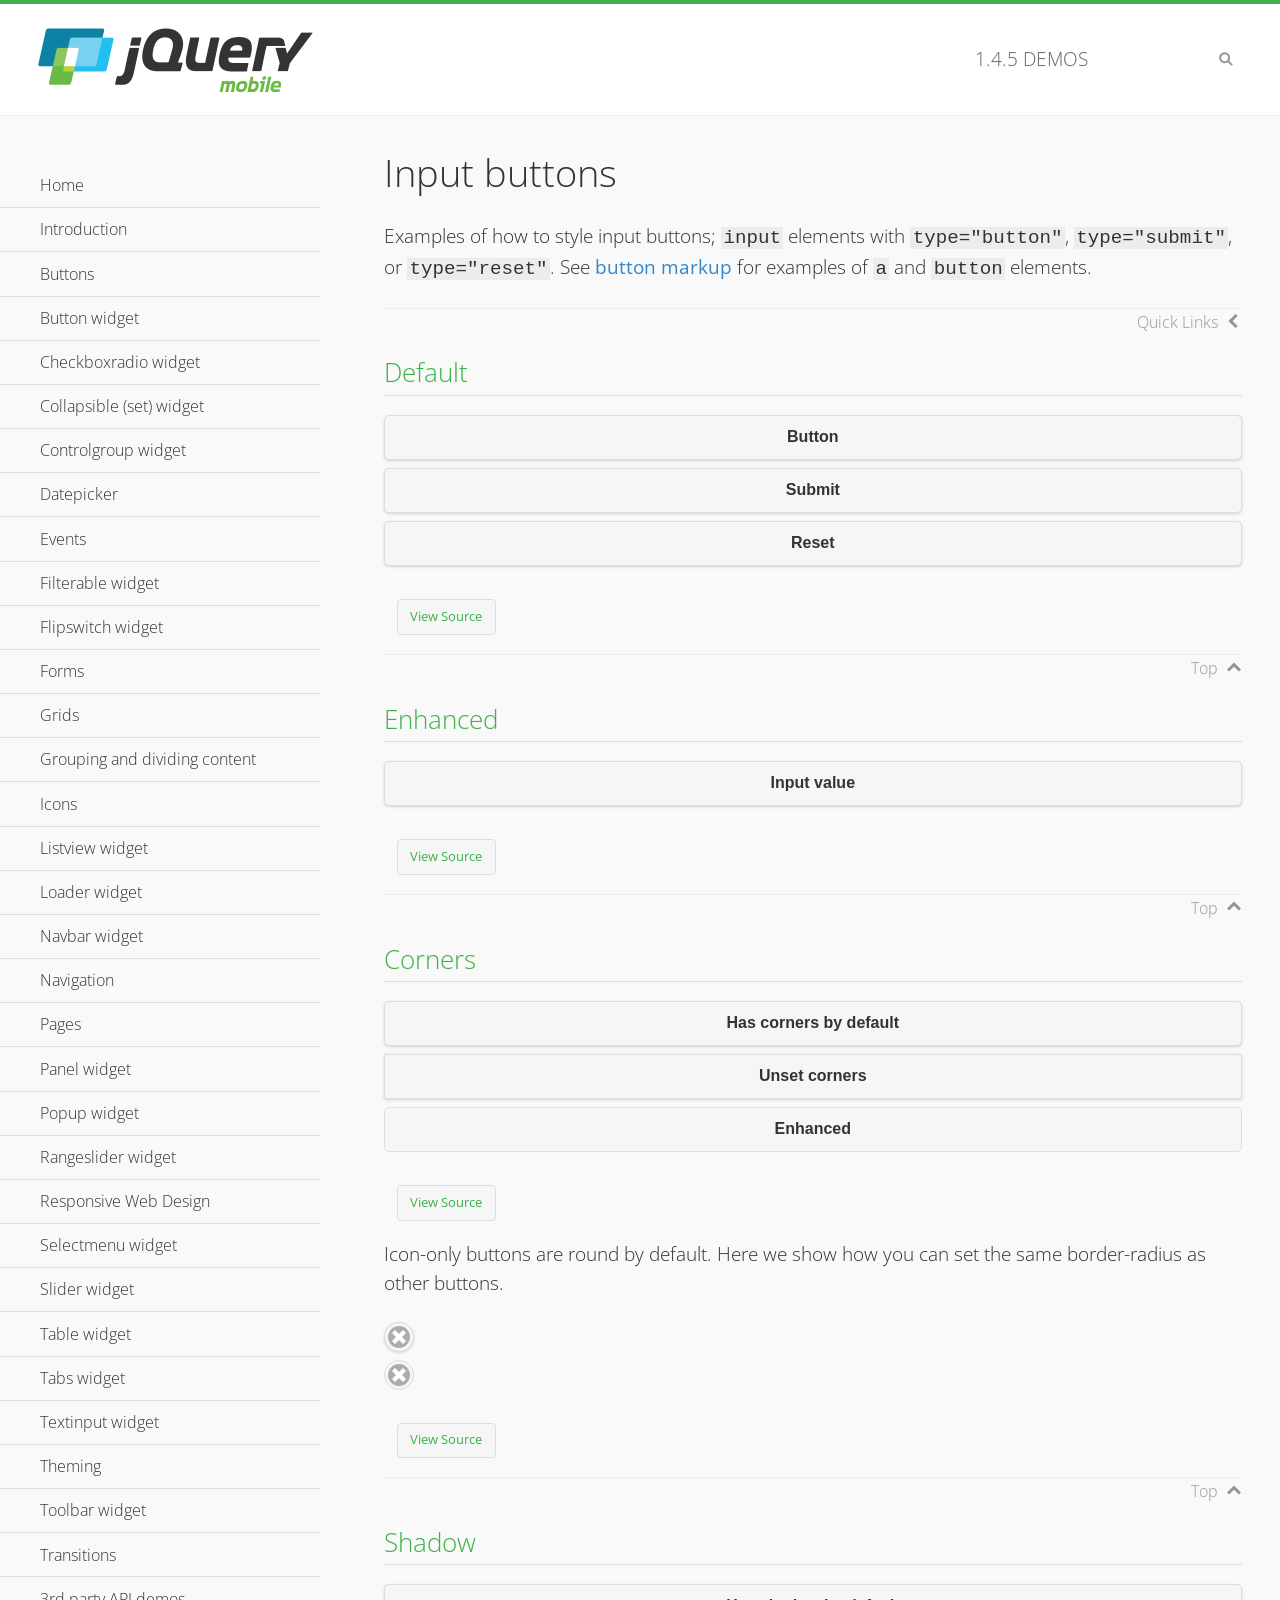
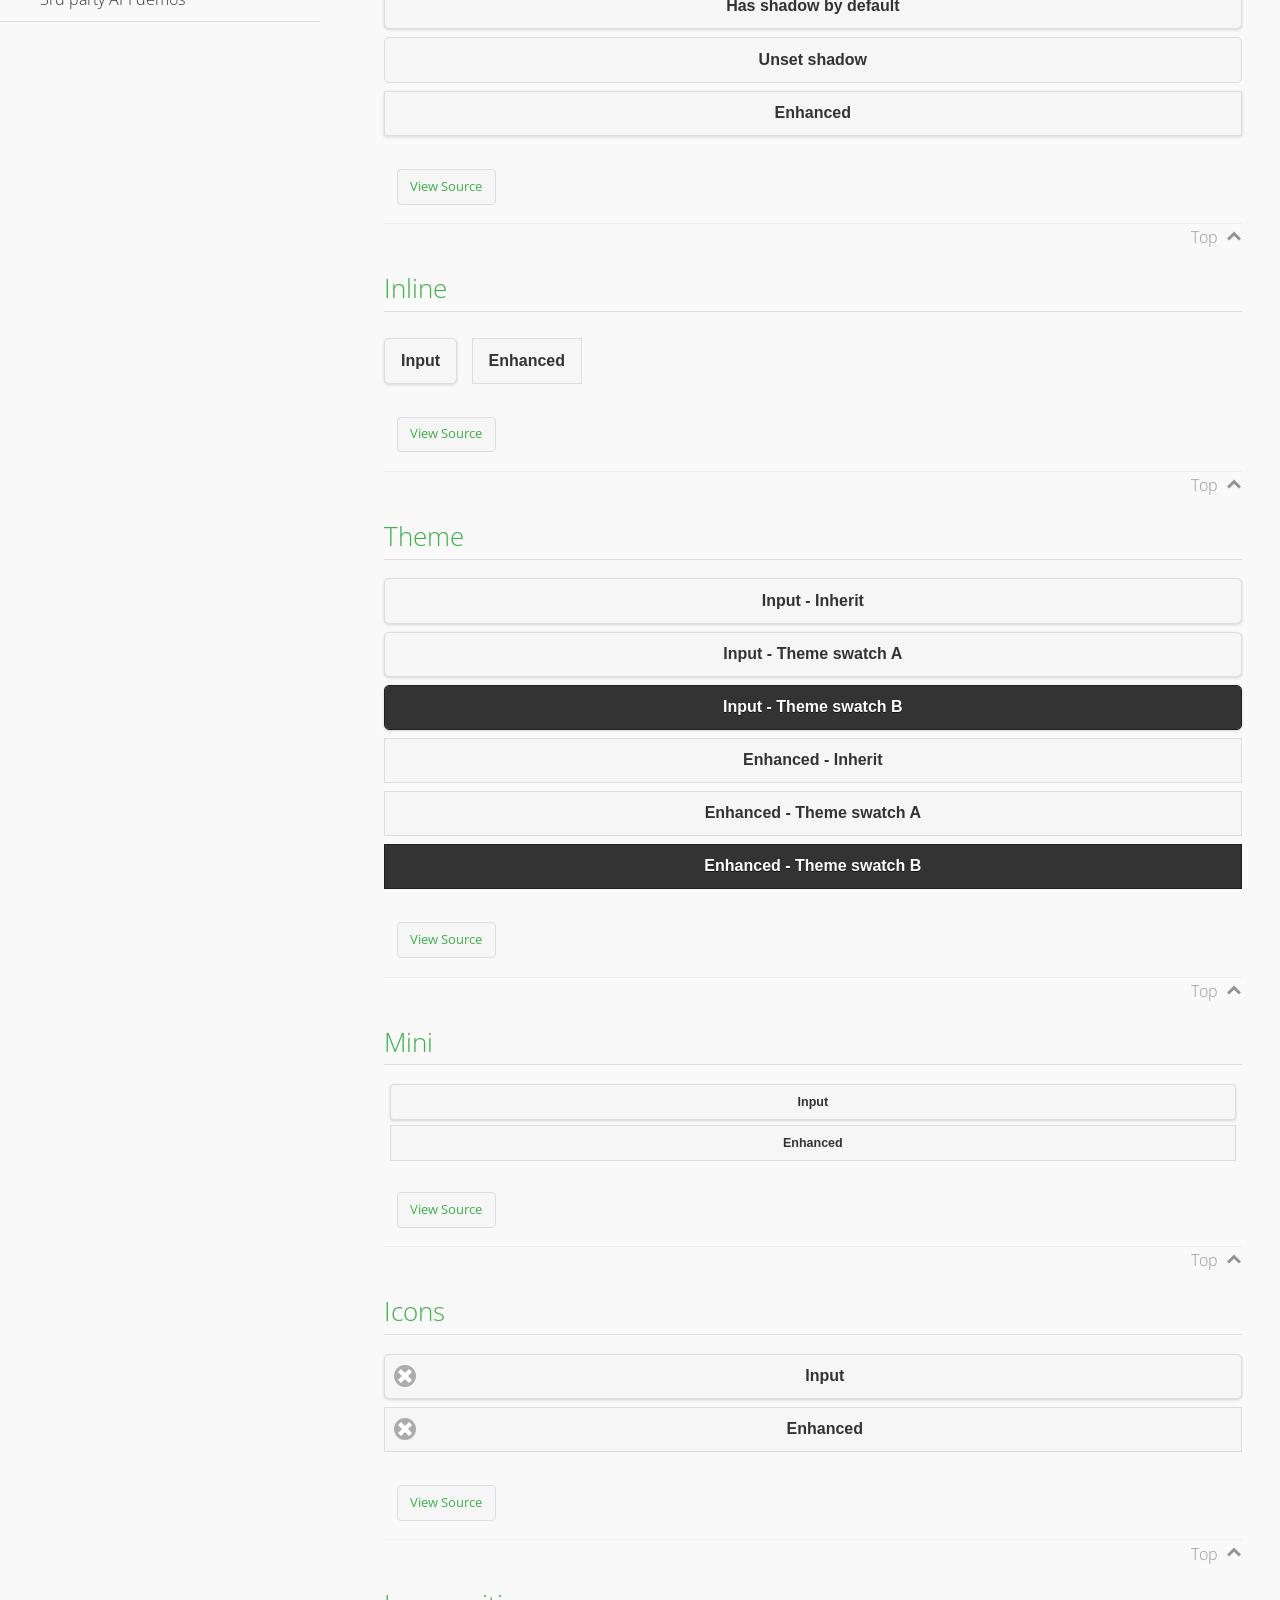
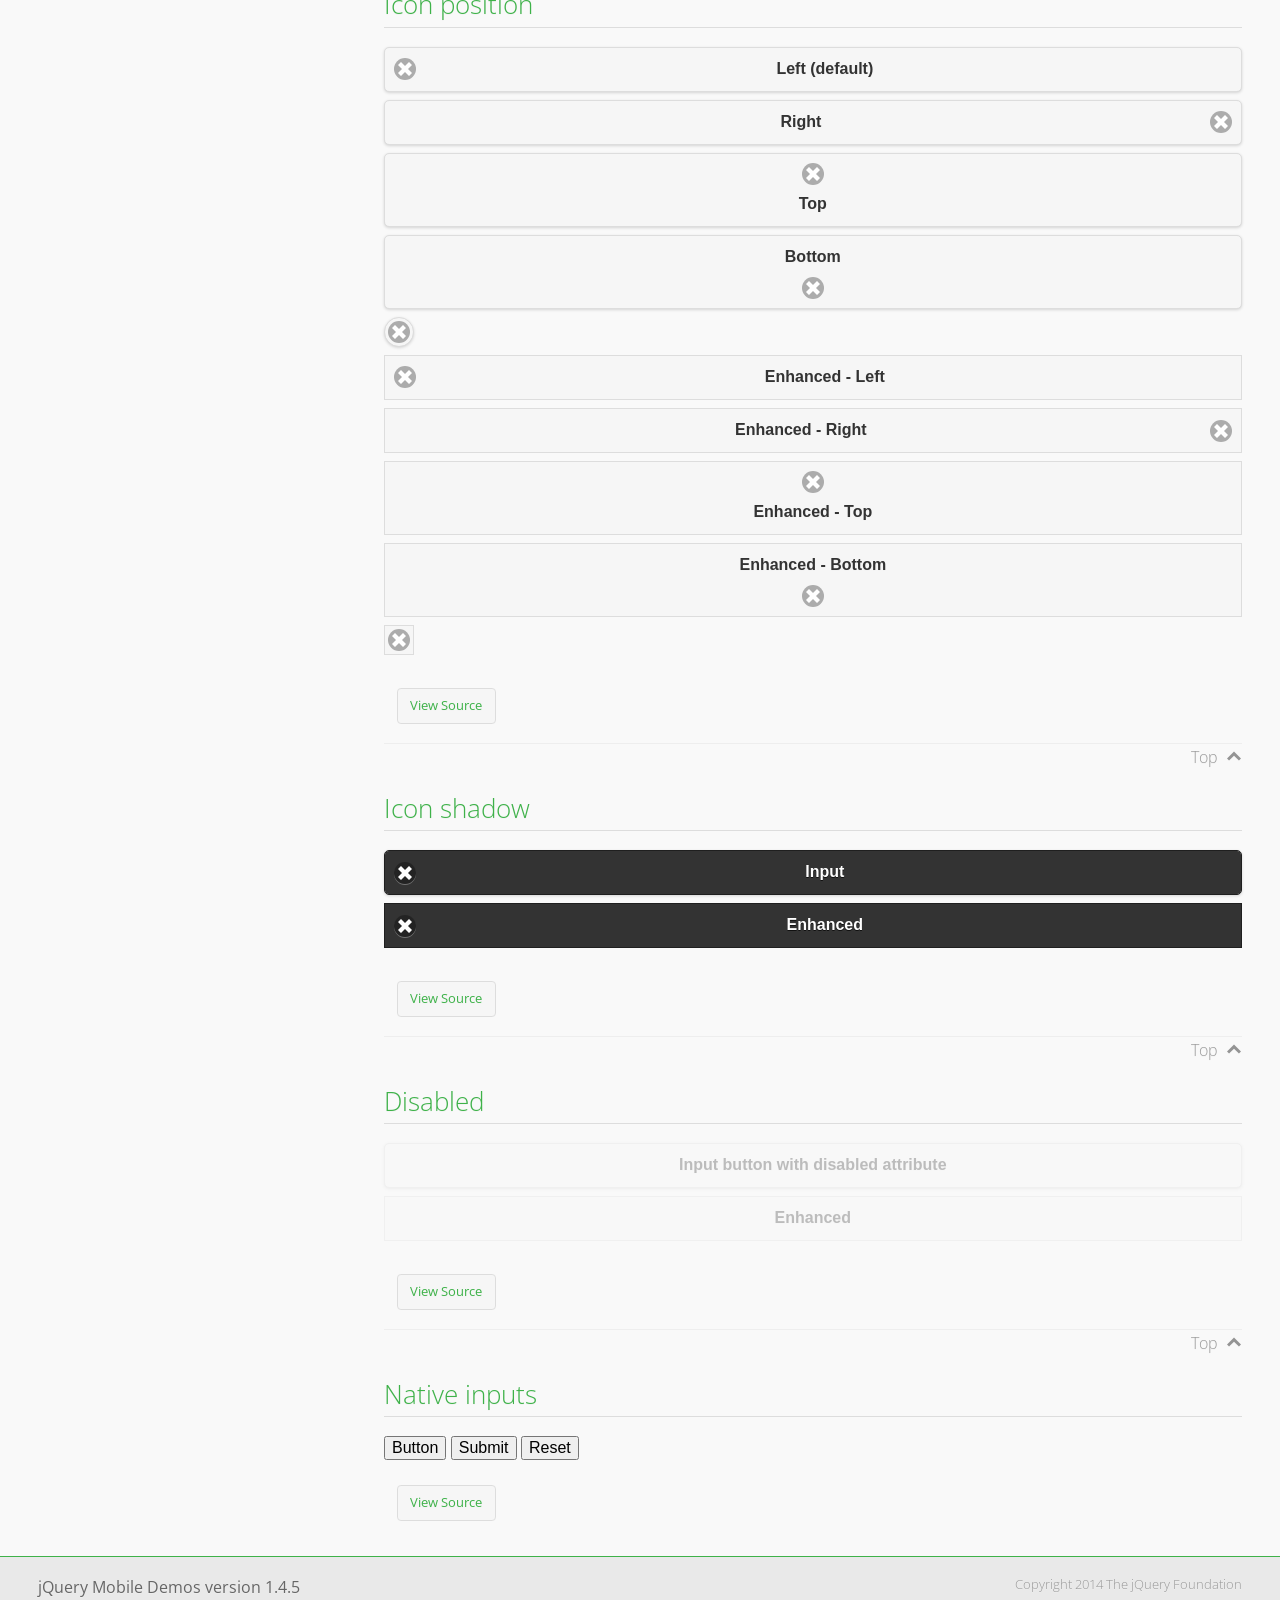
<file: node/publicConfig/jquery.mobile-1.4.5/demos/button/index.html>
<!DOCTYPE html>
<html>
<head>
	<meta charset="utf-8">
	<meta name="viewport" content="width=device-width, initial-scale=1">
	<title>Input buttons - jQuery Mobile Demos</title>
	<link rel="shortcut icon" href="../favicon.ico">
    <link rel="stylesheet" href="http://fonts.googleapis.com/css?family=Open+Sans:300,400,700">
	<link rel="stylesheet" href="../css/themes/default/jquery.mobile-1.4.5.min.css">
	<link rel="stylesheet" href="../_assets/css/jqm-demos.css">
	<script src="../js/jquery.js"></script>
	<script src="../_assets/js/index.js"></script>
	<script src="../js/jquery.mobile-1.4.5.min.js"></script>
</head>
<body>
<div data-role="page" class="jqm-demos" data-quicklinks="true">

	<div data-role="header" class="jqm-header">
		<h2><a href="../" title="jQuery Mobile Demos home"><img src="../_assets/img/jquery-logo.png" alt="jQuery Mobile"></a></h2>
		<p><span class="jqm-version"></span> Demos</p>
		<a href="#" class="jqm-navmenu-link ui-btn ui-btn-icon-notext ui-corner-all ui-icon-bars ui-nodisc-icon ui-alt-icon ui-btn-left">Menu</a>
		<a href="#" class="jqm-search-link ui-btn ui-btn-icon-notext ui-corner-all ui-icon-search ui-nodisc-icon ui-alt-icon ui-btn-right">Search</a>
	</div><!-- /header -->

	<div role="main" class="ui-content jqm-content">

		<h1>Input buttons</h1>

		<p>Examples of how to style input buttons; <code>input</code> elements with <code>type="button"</code>, <code>type="submit"</code>, or <code>type="reset"</code>. See <a href="../button-markup/">button markup</a> for examples of <code>a</code> and <code>button</code> elements.</p>

		<h2>Default</h2>

		<div data-demo-html="true">
			<form>
				<input type="button" value="Button">
				<input type="submit" value="Submit">
				<input type="reset" value="Reset">
			</form>
		</div><!--/demo-html -->

		<h2>Enhanced</h2>

		<div data-demo-html="true">
			<form>
				<div class="ui-input-btn ui-btn ui-corner-all ui-shadow">
					Input value
					<input type="button" data-enhanced="true" value="Input value">
				</div>
			</form>
		</div><!--/demo-html -->

		<h2>Corners</h2>

		<div data-demo-html="true">
			<form>
				<input type="button" value="Has corners by default">
				<input type="button" data-corners="false" value="Unset corners">
				<div class="ui-input-btn ui-btn ui-corner-all">
					Enhanced
					<input type="button" data-enhanced="true" value="Enhanced">
				</div>
			</form>
		</div><!--/demo-html -->

		<p>Icon-only buttons are round by default. Here we show how you can set the same border-radius as other buttons.</p>

		<div data-demo-html="true" data-demo-css="true">
			<form>
				<input type="button" data-icon="delete" data-iconpos="notext" value="Icon only">
				<div id="custom-border-radius">
					<div class="ui-input-btn ui-btn ui-icon-delete ui-btn-icon-notext ui-corner-all">
						Enhanced - Icon only
						<input type="button" data-enhanced="true" value="Enhanced - Icon only">
					</div>
				</div>
			</form>
		</div><!--/demo-html -->

		<h2>Shadow</h2>

		<div data-demo-html="true">
			<form>
				<input type="button" value="Has shadow by default">
				<input type="button" data-shadow="false" value="Unset shadow">
				<div class="ui-input-btn ui-btn ui-shadow">
					Enhanced
					<input type="button" data-enhanced="true" value="Enhanced">
				</div>
			</form>
		</div><!--/demo-html -->

		<h2>Inline</h2>

		<div data-demo-html="true">
			<form>
				<input type="button" data-inline="true" value="Input">
				<div class="ui-input-btn ui-btn ui-btn-inline">
					Enhanced
					<input type="button" data-enhanced="true" value="Enhanced">
				</div>
			</form>
		</div><!--/demo-html -->

		<h2>Theme</h2>

		<div data-demo-html="true">
			<form>
				<input type="button" value="Input - Inherit">
				<input type="button" data-theme="a" value="Input - Theme swatch A">
				<input type="button" data-theme="b" value="Input - Theme swatch B">
				<div class="ui-input-btn ui-btn">
					Enhanced - Inherit
					<input type="button" data-enhanced="true" value="Enhanced - Inherit">
				</div>
				<div class="ui-input-btn ui-btn ui-btn-a">
					Enhanced - Theme swatch A
					<input type="button" data-enhanced="true" value="Enhanced - Theme swatch A">
				</div>
				<div class="ui-input-btn ui-btn ui-btn-b">
					Enhanced - Theme swatch B
					<input type="button" data-enhanced="true" value="Enhanced - Theme swatch B">
				</div>
			</form>
		</div><!--/demo-html -->

		<h2>Mini</h2>

		<div data-demo-html="true">
			<form>
				<input type="button" data-mini="true" value="Input">
				<div class="ui-input-btn ui-btn ui-mini">
					Enhanced
					<input type="button" data-enhanced="true" value="Enhanced">
				</div>
			</form>
		</div><!--/demo-html -->

		<h2>Icons</h2>

		<div data-demo-html="true">
			<form>
				<input type="button" data-icon="delete" value="Input">
				<div class="ui-input-btn ui-btn ui-icon-delete ui-btn-icon-left">
					Enhanced
					<input type="button" data-enhanced="true" value="Enhanced">
				</div>
			</form>
		</div><!--/demo-html -->

		<h2>Icon position</h2>

		<div data-demo-html="true">
			<form>
				<input type="button" data-icon="delete" value="Left (default)">
				<input type="button" data-icon="delete" data-iconpos="right" value="Right">
				<input type="button" data-icon="delete" data-iconpos="top" value="Top">
				<input type="button" data-icon="delete" data-iconpos="bottom" value="Bottom">
				<input type="button" data-icon="delete" data-iconpos="notext" value="Icon only">
				<div class="ui-input-btn ui-btn ui-icon-delete ui-btn-icon-left">
					Enhanced - Left
					<input type="button" data-enhanced="true" value="Enhanced - Left">
				</div>
				<div class="ui-input-btn ui-btn ui-icon-delete ui-btn-icon-right">
					Enhanced - Right
					<input type="button" data-enhanced="true" value="Enhanced - Right">
				</div>
				<div class="ui-input-btn ui-btn ui-icon-delete ui-btn-icon-top">
					Enhanced - Top
					<input type="button" data-enhanced="true" value="Enhanced - Top">
				</div>
				<div class="ui-input-btn ui-btn ui-icon-delete ui-btn-icon-bottom">
					Enhanced - Bottom
					<input type="button" data-enhanced="true" value="Enhanced - Bottom">
				</div>
				<div class="ui-input-btn ui-btn ui-icon-delete ui-btn-icon-notext">
					Enhanced - Icon only
					<input type="button" data-enhanced="true" value="Enhanced - Icon only">
				</div>
			</form>
		</div><!--/demo-html -->

		<h2>Icon shadow</h2>

		<div data-demo-html="true">
			<form>
				<input type="button" data-theme="b" data-icon="delete" data-iconshadow="true" value="Input">
				<div class="ui-input-btn ui-btn ui-btn-b ui-icon-delete ui-btn-icon-left ui-shadow-icon">
					Enhanced
					<input type="button" data-enhanced="true" value="Enhanced">
				</div>
			</form>
		</div><!--/demo-html -->

		<h2>Disabled</h2>

		<div data-demo-html="true">
			<form>
				<input type="button" disabled value="Input button with disabled attribute">
				<div class="ui-input-btn ui-btn ui-state-disabled">
					Enhanced
					<input type="button" disabled data-enhanced="true" value="Enhanced">
				</div>
			</form>
		</div><!--/demo-html -->

		<h2>Native inputs</h2>

		<div data-demo-html="true">
			<form>
				<input type="button" data-role="none" value="Button">
				<input type="submit" data-role="none" value="Submit">
				<input type="reset" data-role="none" value="Reset">
			</form>
		</div><!--/demo-html -->

	</div><!-- /content -->
	    <div data-role="panel" class="jqm-navmenu-panel" data-position="left" data-display="overlay" data-theme="a">
	    	<ul class="jqm-list ui-alt-icon ui-nodisc-icon">
<li data-filtertext="demos homepage" data-icon="home"><a href=".././">Home</a></li>
<li data-filtertext="introduction overview getting started"><a href="../intro/" data-ajax="false">Introduction</a></li>
<li data-filtertext="buttons button markup buttonmarkup method anchor link button element"><a href="../button-markup/" data-ajax="false">Buttons</a></li>
<li data-filtertext="form button widget input button submit reset"><a href="../button/" data-ajax="false">Button widget</a></li>
<li data-role="collapsible" data-enhanced="true" data-collapsed-icon="carat-d" data-expanded-icon="carat-u" data-iconpos="right" data-inset="false" class="ui-collapsible ui-collapsible-themed-content ui-collapsible-collapsed">
	<h3 class="ui-collapsible-heading ui-collapsible-heading-collapsed">
		<a href="#" class="ui-collapsible-heading-toggle ui-btn ui-btn-icon-right ui-btn-inherit ui-icon-carat-d">
		    Checkboxradio widget<span class="ui-collapsible-heading-status"> click to expand contents</span>
		</a>
	</h3>
	<div class="ui-collapsible-content ui-body-inherit ui-collapsible-content-collapsed" aria-hidden="true">
		<ul>
			<li data-filtertext="form checkboxradio widget checkbox input checkboxes controlgroups"><a href="../checkboxradio-checkbox/" data-ajax="false">Checkboxes</a></li>
			<li data-filtertext="form checkboxradio widget radio input radio buttons controlgroups"><a href="../checkboxradio-radio/" data-ajax="false">Radio buttons</a></li>
		</ul>
	</div>
</li>
<li data-role="collapsible" data-enhanced="true" data-collapsed-icon="carat-d" data-expanded-icon="carat-u" data-iconpos="right" data-inset="false" class="ui-collapsible ui-collapsible-themed-content ui-collapsible-collapsed">
	<h3 class="ui-collapsible-heading ui-collapsible-heading-collapsed">
		<a href="#" class="ui-collapsible-heading-toggle ui-btn ui-btn-icon-right ui-btn-inherit ui-icon-carat-d">
			Collapsible (set) widget<span class="ui-collapsible-heading-status"> click to expand contents</span>
		</a>
	</h3>
	<div class="ui-collapsible-content ui-body-inherit ui-collapsible-content-collapsed" aria-hidden="true">
		<ul>
			<li data-filtertext="collapsibles content formatting"><a href="../collapsible/" data-ajax="false">Collapsible</a></li>
			<li data-filtertext="dynamic collapsible set accordion append expand"><a href="../collapsible-dynamic/" data-ajax="false">Dynamic collapsibles</a></li>
			<li data-filtertext="accordions collapsible set widget content formatting grouped collapsibles"><a href="../collapsibleset/" data-ajax="false">Collapsible set</a></li>
		</ul>
	</div>
</li>
<li data-role="collapsible" data-enhanced="true" data-collapsed-icon="carat-d" data-expanded-icon="carat-u" data-iconpos="right" data-inset="false" class="ui-collapsible ui-collapsible-themed-content ui-collapsible-collapsed">
	<h3 class="ui-collapsible-heading ui-collapsible-heading-collapsed">
		<a href="#" class="ui-collapsible-heading-toggle ui-btn ui-btn-icon-right ui-btn-inherit ui-icon-carat-d">
			Controlgroup widget<span class="ui-collapsible-heading-status"> click to expand contents</span>
		</a>
	</h3>
	<div class="ui-collapsible-content ui-body-inherit ui-collapsible-content-collapsed" aria-hidden="true">
		<ul>
			<li data-filtertext="controlgroups selectmenu checkboxradio input grouped buttons horizontal vertical"><a href="../controlgroup/" data-ajax="false">Controlgroup</a></li>
			<li data-filtertext="dynamic controlgroup dynamically add buttons"><a href="../controlgroup-dynamic/" data-ajax="false">Dynamic controlgroups</a></li>
		</ul>
	</div>
</li>
<li data-filtertext="form datepicker widget date input"><a href="../datepicker/" data-ajax="false">Datepicker</a></li>
<li data-role="collapsible" data-enhanced="true" data-collapsed-icon="carat-d" data-expanded-icon="carat-u" data-iconpos="right" data-inset="false" class="ui-collapsible ui-collapsible-themed-content ui-collapsible-collapsed">
	<h3 class="ui-collapsible-heading ui-collapsible-heading-collapsed">
		<a href="#" class="ui-collapsible-heading-toggle ui-btn ui-btn-icon-right ui-btn-inherit ui-icon-carat-d">
			Events<span class="ui-collapsible-heading-status"> click to expand contents</span>
		</a>
	</h3>
	<div class="ui-collapsible-content ui-body-inherit ui-collapsible-content-collapsed" aria-hidden="true">
		<ul>
			<li data-filtertext="swipe to delete list items listviews swipe events"><a href="../swipe-list/" data-ajax="false">Swipe list items</a></li>
			<li data-filtertext="swipe to navigate swipe page navigation swipe events"><a href="../swipe-page/" data-ajax="false">Swipe page navigation</a></li>
		</ul>
	</div>
</li>
<li data-filtertext="filterable filter elements sorting searching listview table"><a href="../filterable/" data-ajax="false">Filterable widget</a></li>
<li data-filtertext="form flipswitch widget flip toggle switch binary select checkbox input"><a href="../flipswitch/" data-ajax="false">Flipswitch widget</a></li>
<li data-role="collapsible" data-enhanced="true" data-collapsed-icon="carat-d" data-expanded-icon="carat-u" data-iconpos="right" data-inset="false" class="ui-collapsible ui-collapsible-themed-content ui-collapsible-collapsed">
	<h3 class="ui-collapsible-heading ui-collapsible-heading-collapsed">
		<a href="#" class="ui-collapsible-heading-toggle ui-btn ui-btn-icon-right ui-btn-inherit ui-icon-carat-d">
			Forms<span class="ui-collapsible-heading-status"> click to expand contents</span>
		</a>
	</h3>
	<div class="ui-collapsible-content ui-body-inherit ui-collapsible-content-collapsed" aria-hidden="true">
		<ul>
			<li data-filtertext="forms text checkbox radio range button submit reset inputs selects textarea slider flipswitch label form elements"><a href="../forms/" data-ajax="false">Forms</a></li>
			<li data-filtertext="form hide labels hidden accessible ui-hidden-accessible forms"><a href="../forms-label-hidden-accessible/" data-ajax="false">Hide labels</a></li>
			<li data-filtertext="form field containers fieldcontain ui-field-contain forms"><a href="../forms-field-contain/" data-ajax="false">Field containers</a></li>
			<li data-filtertext="forms disabled form elements"><a href="../forms-disabled/" data-ajax="false">Forms disabled</a></li>
			<li data-filtertext="forms gallery examples overview forms text checkbox radio range button submit reset inputs selects textarea slider flipswitch label form elements"><a href="../forms-gallery/" data-ajax="false">Forms gallery</a></li>
		</ul>
	</div>
</li>
<li data-role="collapsible" data-enhanced="true" data-collapsed-icon="carat-d" data-expanded-icon="carat-u" data-iconpos="right" data-inset="false" class="ui-collapsible ui-collapsible-themed-content ui-collapsible-collapsed">
	<h3 class="ui-collapsible-heading ui-collapsible-heading-collapsed">
		<a href="#" class="ui-collapsible-heading-toggle ui-btn ui-btn-icon-right ui-btn-inherit ui-icon-carat-d">
			Grids<span class="ui-collapsible-heading-status"> click to expand contents</span>
		</a>
	</h3>
	<div class="ui-collapsible-content ui-body-inherit ui-collapsible-content-collapsed" aria-hidden="true">
		<ul>
			<li data-filtertext="grids columns blocks content formatting rwd responsive css framework"><a href="../grids/" data-ajax="false">Grids</a></li>
			<li data-filtertext="buttons in grids css framework"><a href="../grids-buttons/" data-ajax="false">Buttons in grids</a></li>
			<li data-filtertext="custom responsive grids rwd css framework"><a href="../grids-custom-responsive/" data-ajax="false">Custom responsive grids</a></li>
		</ul>
	</div>
</li>
<li data-filtertext="blocks content formatting sections heading"><a href="../body-bar-classes/" data-ajax="false">Grouping and dividing content</a></li>
<li data-role="collapsible" data-enhanced="true" data-collapsed-icon="carat-d" data-expanded-icon="carat-u" data-iconpos="right" data-inset="false" class="ui-collapsible ui-collapsible-themed-content ui-collapsible-collapsed">
	<h3 class="ui-collapsible-heading ui-collapsible-heading-collapsed">
		<a href="#" class="ui-collapsible-heading-toggle ui-btn ui-btn-icon-right ui-btn-inherit ui-icon-carat-d">
			Icons<span class="ui-collapsible-heading-status"> click to expand contents</span>
		</a>
	</h3>
	<div class="ui-collapsible-content ui-body-inherit ui-collapsible-content-collapsed" aria-hidden="true">
		<ul>
			<li data-filtertext="button icons svg disc alt custom icon position"><a href="../icons/" data-ajax="false">Icons</a></li>
			<li data-filtertext=""><a href="../icons-grunticon/" data-ajax="false">Grunticon loader</a></li>
		</ul>
	</div>
</li>
<li data-role="collapsible" data-enhanced="true" data-collapsed-icon="carat-d" data-expanded-icon="carat-u" data-iconpos="right" data-inset="false" class="ui-collapsible ui-collapsible-themed-content ui-collapsible-collapsed">
	<h3 class="ui-collapsible-heading ui-collapsible-heading-collapsed">
		<a href="#" class="ui-collapsible-heading-toggle ui-btn ui-btn-icon-right ui-btn-inherit ui-icon-carat-d">
			Listview widget<span class="ui-collapsible-heading-status"> click to expand contents</span>
		</a>
	</h3>
	<div class="ui-collapsible-content ui-body-inherit ui-collapsible-content-collapsed" aria-hidden="true">
		<ul>
			<li data-filtertext="listview widget thumbnails icons nested split button collapsible ul ol"><a href="../listview/" data-ajax="false">Listview</a></li>
			<li data-filtertext="autocomplete filterable reveal listview filtertextbeforefilter placeholder"><a href="../listview-autocomplete/" data-ajax="false">Listview autocomplete</a></li>
			<li data-filtertext="autocomplete filterable reveal listview remote data filtertextbeforefilter placeholder"><a href="../listview-autocomplete-remote/" data-ajax="false">Listview autocomplete remote data</a></li>
			<li data-filtertext="autodividers anchor jump scroll linkbars listview lists ul ol"><a href="../listview-autodividers-linkbar/" data-ajax="false">Listview autodividers linkbar</a></li>
			<li data-filtertext="listview autodividers selector autodividersselector lists ul ol"><a href="../listview-autodividers-selector/" data-ajax="false">Listview autodividers selector</a></li>
			<li data-filtertext="listview nested list items"><a href="../listview-nested-lists/" data-ajax="false">Nested Listviews</a></li>
			<li data-filtertext="listview collapsible list items flat"><a href="../listview-collapsible-item-flat/" data-ajax="false">Listview collapsible list items (flat)</a></li>
			<li data-filtertext="listview collapsible list indented"><a href="../listview-collapsible-item-indented/" data-ajax="false">Listview collapsible list items (indented)</a></li>
			<li data-filtertext="grid listview responsive grids responsive listviews lists ul"><a href="../listview-grid/" data-ajax="false">Listview responsive grid</a></li>
		</ul>
	</div>
</li>
<li data-filtertext="loader widget page loading navigation overlay spinner"><a href="../loader/" data-ajax="false">Loader widget</a></li>
<li data-filtertext="navbar widget navmenu toolbars header footer"><a href="../navbar/" data-ajax="false">Navbar widget</a></li>
<li data-role="collapsible" data-enhanced="true" data-collapsed-icon="carat-d" data-expanded-icon="carat-u" data-iconpos="right" data-inset="false" class="ui-collapsible ui-collapsible-themed-content ui-collapsible-collapsed">
	<h3 class="ui-collapsible-heading ui-collapsible-heading-collapsed">
		<a href="#" class="ui-collapsible-heading-toggle ui-btn ui-btn-icon-right ui-btn-inherit ui-icon-carat-d">
			Navigation<span class="ui-collapsible-heading-status"> click to expand contents</span>
		</a>
	</h3>
	<div class="ui-collapsible-content ui-body-inherit ui-collapsible-content-collapsed" aria-hidden="true">
		<ul>
			<li data-filtertext="ajax navigation navigate widget history event method"><a href="../navigation/" data-ajax="false">Navigation</a></li>
			<li data-filtertext="linking pages page links navigation ajax prefetch cache"><a href="../navigation-linking-pages/" data-ajax="false">Linking pages</a></li>
			<!-- <li data-filtertext="php redirect server redirection server-side navigation"><a href="../navigation-php-redirect/" data-ajax="false">PHP redirect demo</a></li>-->
			<li data-filtertext="navigation redirection hash query"><a href="../navigation-hash-processing/" data-ajax="false">Hash processing demo</a></li>
			<li data-filtertext="navigation redirection hash query"><a href="../page-events/" data-ajax="false">Page Navigation Events</a></li>
		</ul>
	</div>
</li>
<li data-role="collapsible" data-enhanced="true" data-collapsed-icon="carat-d" data-expanded-icon="carat-u" data-iconpos="right" data-inset="false" class="ui-collapsible ui-collapsible-themed-content ui-collapsible-collapsed">
	<h3 class="ui-collapsible-heading ui-collapsible-heading-collapsed">
		<a href="#" class="ui-collapsible-heading-toggle ui-btn ui-btn-icon-right ui-btn-inherit ui-icon-carat-d">
			Pages<span class="ui-collapsible-heading-status"> click to expand contents</span>
		</a>
	</h3>
	<div class="ui-collapsible-content ui-body-inherit ui-collapsible-content-collapsed" aria-hidden="true">
		<ul>
			<li data-filtertext="pages page widget ajax navigation"><a href="../pages/" data-ajax="false">Pages</a></li>
			<li data-filtertext="single page"><a href="../pages-single-page/" data-ajax="false">Single page</a></li>
			<li data-filtertext="multipage multi-page page"><a href="../pages-multi-page/" data-ajax="false">Multi-page template</a></li>
			<li data-filtertext="dialog page widget modal popup"><a href="../pages-dialog/" data-ajax="false">Dialog page</a></li>
		</ul>
	</div>
</li>
<li data-role="collapsible" data-enhanced="true" data-collapsed-icon="carat-d" data-expanded-icon="carat-u" data-iconpos="right" data-inset="false" class="ui-collapsible ui-collapsible-themed-content ui-collapsible-collapsed">
	<h3 class="ui-collapsible-heading ui-collapsible-heading-collapsed">
		<a href="#" class="ui-collapsible-heading-toggle ui-btn ui-btn-icon-right ui-btn-inherit ui-icon-carat-d">
			Panel widget<span class="ui-collapsible-heading-status"> click to expand contents</span>
		</a>
	</h3>
	<div class="ui-collapsible-content ui-body-inherit ui-collapsible-content-collapsed" aria-hidden="true">
		<ul>
			<li data-filtertext="panel widget sliding panels reveal push overlay responsive"><a href="../panel/" data-ajax="false">Panel</a></li>
			<li data-filtertext=""><a href="../panel-external/" data-ajax="false">External panels</a></li>
			<li data-filtertext="panel "><a href="../panel-fixed/" data-ajax="false">Fixed panels</a></li>
			<li data-filtertext="panel slide panels sliding panels shadow rwd responsive breakpoint"><a href="../panel-responsive/" data-ajax="false">Panels responsive</a></li>
			<li data-filtertext="panel custom style custom panel width reveal shadow listview panel styling page background wrapper"><a href="../panel-styling/" data-ajax="false">Custom panel style</a></li>
			<li data-filtertext="panel open on swipe"><a href="../panel-swipe-open/" data-ajax="false">Panel open on swipe</a></li>
			<li data-filtertext="panels outside page internal external toolbars"><a href="../panel-external-internal/" data-ajax="false">Panel external and internal</a></li>
		</ul>
	</div>
</li>
<li data-role="collapsible" data-enhanced="true" data-collapsed-icon="carat-d" data-expanded-icon="carat-u" data-iconpos="right" data-inset="false" class="ui-collapsible ui-collapsible-themed-content ui-collapsible-collapsed">
	<h3 class="ui-collapsible-heading ui-collapsible-heading-collapsed">
		<a href="#" class="ui-collapsible-heading-toggle ui-btn ui-btn-icon-right ui-btn-inherit ui-icon-carat-d">
			Popup widget<span class="ui-collapsible-heading-status"> click to expand contents</span>
		</a>
	</h3>
	<div class="ui-collapsible-content ui-body-inherit ui-collapsible-content-collapsed" aria-hidden="true">
		<ul>
			<li data-filtertext="popup widget popups dialog modal transition tooltip lightbox form overlay screen flip pop fade transition"><a href="../popup/" data-ajax="false">Popup</a></li>
			<li data-filtertext="popup alignment position"><a href="../popup-alignment/" data-ajax="false">Popup alignment</a></li>
			<li data-filtertext="popup arrow size popups popover"><a href="../popup-arrow-size/" data-ajax="false">Popup arrow size</a></li>
			<li data-filtertext="dynamic popups popup images lightbox"><a href="../popup-dynamic/" data-ajax="false">Dynamic popups</a></li>
			<li data-filtertext="popups with iframes scaling"><a href="../popup-iframe/" data-ajax="false">Popups with iframes</a></li>
			<li data-filtertext="popup image scaling"><a href="../popup-image-scaling/" data-ajax="false">Popup image scaling</a></li>
			<li data-filtertext="external popup outside multi-page"><a href="../popup-outside-multipage/" data-ajax="false">Popup outside multi-page</a></li>
		</ul>
	</div>
</li>
<li data-filtertext="form rangeslider widget dual sliders dual handle sliders range input"><a href="../rangeslider/" data-ajax="false">Rangeslider widget</a></li>
<li data-filtertext="responsive web design rwd adaptive progressive enhancement PE accessible mobile breakpoints media query media queries"><a href="../rwd/" data-ajax="false">Responsive Web Design</a></li>
<li data-role="collapsible" data-enhanced="true" data-collapsed-icon="carat-d" data-expanded-icon="carat-u" data-iconpos="right" data-inset="false" class="ui-collapsible ui-collapsible-themed-content ui-collapsible-collapsed">
	<h3 class="ui-collapsible-heading ui-collapsible-heading-collapsed">
		<a href="#" class="ui-collapsible-heading-toggle ui-btn ui-btn-icon-right ui-btn-inherit ui-icon-carat-d">
			Selectmenu widget<span class="ui-collapsible-heading-status"> click to expand contents</span>
		</a>
	</h3>
	<div class="ui-collapsible-content ui-body-inherit ui-collapsible-content-collapsed" aria-hidden="true">
		<ul>
			<li data-filtertext="form selectmenu widget select input custom select menu selects"><a href="../selectmenu/" data-ajax="false">Selectmenu</a></li>
			<li data-filtertext="form custom select menu selectmenu widget custom menu option optgroup multiple selects"><a href="../selectmenu-custom/" data-ajax="false">Custom select menu</a></li>
			<li data-filtertext="filterable select filter popup dialog"><a href="../selectmenu-custom-filter/" data-ajax="false">Custom select menu with filter</a></li>
		</ul>
	</div>
</li>
<li data-role="collapsible" data-enhanced="true" data-collapsed-icon="carat-d" data-expanded-icon="carat-u" data-iconpos="right" data-inset="false" class="ui-collapsible ui-collapsible-themed-content ui-collapsible-collapsed">
	<h3 class="ui-collapsible-heading ui-collapsible-heading-collapsed">
		<a href="#" class="ui-collapsible-heading-toggle ui-btn ui-btn-icon-right ui-btn-inherit ui-icon-carat-d">
			Slider widget<span class="ui-collapsible-heading-status"> click to expand contents</span>
		</a>
	</h3>
	<div class="ui-collapsible-content ui-body-inherit ui-collapsible-content-collapsed" aria-hidden="true">
		<ul>
			<li data-filtertext="form slider widget range input single sliders"><a href="../slider/" data-ajax="false">Slider</a></li>
			<li data-filtertext="form slider widget flipswitch slider binary select flip toggle switch"><a href="../slider-flipswitch/" data-ajax="false">Slider flip toggle switch</a></li>
			<li data-filtertext="form slider tooltip handle value input range sliders"><a href="../slider-tooltip/" data-ajax="false">Slider tooltip</a></li>
		</ul>
	</div>
</li>
<li data-role="collapsible" data-enhanced="true" data-collapsed-icon="carat-d" data-expanded-icon="carat-u" data-iconpos="right" data-inset="false" class="ui-collapsible ui-collapsible-themed-content ui-collapsible-collapsed">
	<h3 class="ui-collapsible-heading ui-collapsible-heading-collapsed">
		<a href="#" class="ui-collapsible-heading-toggle ui-btn ui-btn-icon-right ui-btn-inherit ui-icon-carat-d">
			Table widget<span class="ui-collapsible-heading-status"> click to expand contents</span>
		</a>
	</h3>
	<div class="ui-collapsible-content ui-body-inherit ui-collapsible-content-collapsed" aria-hidden="true">
		<ul>
			<li data-filtertext="table widget reflow column toggle th td responsive tables rwd hide show tabular"><a href="../table-column-toggle/" data-ajax="false">Table Column Toggle</a></li>
			<li data-filtertext="table column toggle phone comparison demo"><a href="../table-column-toggle-example/" data-ajax="false">Table Column Toggle demo</a></li>
			<li data-filtertext="responsive tables table column toggle heading groups rwd breakpoint"><a href="../table-column-toggle-heading-groups/" data-ajax="false">Table Column Toggle heading groups</a></li>
			<li data-filtertext="responsive tables table column toggle hide rwd breakpoint customization options"><a href="../table-column-toggle-options/" data-ajax="false">Table Column Toggle options</a></li>
			<li data-filtertext="table reflow th td responsive rwd columns tabular"><a href="../table-reflow/" data-ajax="false">Table Reflow</a></li>
			<li data-filtertext="responsive tables table reflow heading groups rwd breakpoint"><a href="../table-reflow-heading-groups/" data-ajax="false">Table Reflow heading groups</a></li>
			<li data-filtertext="responsive tables table reflow stripes strokes table style"><a href="../table-reflow-stripes-strokes/" data-ajax="false">Table Reflow stripes and strokes</a></li>
			<li data-filtertext="responsive tables table reflow stack custom styles"><a href="../table-reflow-styling/" data-ajax="false">Table Reflow custom styles</a></li>
		</ul>
	</div>
</li>
<li data-filtertext="ui tabs widget"><a href="../tabs/" data-ajax="false">Tabs widget</a></li>
<li data-filtertext="form textinput widget text input textarea number date time tel email file color password"><a href="../textinput/" data-ajax="false">Textinput widget</a></li>
<li data-role="collapsible" data-enhanced="true" data-collapsed-icon="carat-d" data-expanded-icon="carat-u" data-iconpos="right" data-inset="false" class="ui-collapsible ui-collapsible-themed-content ui-collapsible-collapsed">
	<h3 class="ui-collapsible-heading ui-collapsible-heading-collapsed">
		<a href="#" class="ui-collapsible-heading-toggle ui-btn ui-btn-icon-right ui-btn-inherit ui-icon-carat-d">
			Theming<span class="ui-collapsible-heading-status"> click to expand contents</span>
		</a>
	</h3>
	<div class="ui-collapsible-content ui-body-inherit ui-collapsible-content-collapsed" aria-hidden="true">
		<ul>
			<li data-filtertext="default theme swatches theming style css"><a href="../theme-default/" data-ajax="false">Default theme</a></li>
			<li data-filtertext="classic theme old theme swatches theming style css"><a href="../theme-classic/" data-ajax="false">Classic theme</a></li>
		</ul>
	</div>
</li>
<li data-role="collapsible" data-enhanced="true" data-collapsed-icon="carat-d" data-expanded-icon="carat-u" data-iconpos="right" data-inset="false" class="ui-collapsible ui-collapsible-themed-content ui-collapsible-collapsed">
	<h3 class="ui-collapsible-heading ui-collapsible-heading-collapsed">
		<a href="#" class="ui-collapsible-heading-toggle ui-btn ui-btn-icon-right ui-btn-inherit ui-icon-carat-d">
			Toolbar widget<span class="ui-collapsible-heading-status"> click to expand contents</span>
		</a>
	</h3>
	<div class="ui-collapsible-content ui-body-inherit ui-collapsible-content-collapsed" aria-hidden="true">
		<ul>
			<li data-filtertext="toolbar widget header footer toolbars fixed fullscreen external sections"><a href="../toolbar/" data-ajax="false">Toolbar</a></li>
			<li data-filtertext="dynamic toolbars dynamically add toolbar header footer"><a href="../toolbar-dynamic/" data-ajax="false">Dynamic toolbars</a></li>
			<li data-filtertext="external toolbars header footer"><a href="../toolbar-external/" data-ajax="false">External toolbars</a></li>
			<li data-filtertext="fixed toolbars header footer"><a href="../toolbar-fixed/" data-ajax="false">Fixed toolbars</a></li>
			<li data-filtertext="fixed fullscreen toolbars header footer"><a href="../toolbar-fixed-fullscreen/" data-ajax="false">Fullscreen toolbars</a></li>
			<li data-filtertext="external fixed toolbars header footer"><a href="../toolbar-fixed-external/" data-ajax="false">Fixed external toolbars</a></li>
			<li data-filtertext="external persistent toolbars header footer navbar navmenu"><a href="../toolbar-fixed-persistent/" data-ajax="false">Persistent toolbars</a></li>
			<li data-filtertext="external ajax optimized toolbars persistent toolbars header footer navbar"><a href="../toolbar-fixed-persistent-optimized/" data-ajax="false">Ajax optimized toolbars</a></li>
			<li data-filtertext="form in toolbars header footer"><a href="../toolbar-fixed-forms/" data-ajax="false">Form in toolbar</a></li>
		</ul>
	</div>
</li>
<li data-filtertext="page transitions animated pages popup navigation flip slide fade pop"><a href="../transitions/" data-ajax="false">Transitions</a></li>
<li data-role="collapsible" data-enhanced="true" data-collapsed-icon="carat-d" data-expanded-icon="carat-u" data-iconpos="right" data-inset="false" class="ui-collapsible ui-collapsible-themed-content ui-collapsible-collapsed">
	<h3 class="ui-collapsible-heading ui-collapsible-heading-collapsed">
		<a href="#" class="ui-collapsible-heading-toggle ui-btn ui-btn-icon-right ui-btn-inherit ui-icon-carat-d">
			3rd party API demos<span class="ui-collapsible-heading-status"> click to expand contents</span>
		</a>
	</h3>
	<div class="ui-collapsible-content ui-body-inherit ui-collapsible-content-collapsed" aria-hidden="true">
		<ul>
			<li data-filtertext="backbone requirejs navigation router"><a href="../backbone-requirejs/" data-ajax="false">Backbone RequireJS</a></li>
			<li data-filtertext="google maps geolocation demo"><a href="../map-geolocation/" data-ajax="false">Google Maps geolocation</a></li>
			<li data-filtertext="google maps hybrid"><a href="../map-list-toggle/" data-ajax="false">Google Maps list toggle</a></li>
		</ul>
	</div>
</li>



		     </ul>
		</div><!-- /panel -->


	<div data-role="footer" data-position="fixed" data-tap-toggle="false" class="jqm-footer">
		<p>jQuery Mobile Demos version <span class="jqm-version"></span></p>
		<p>Copyright 2014 The jQuery Foundation</p>
	</div><!-- /footer -->
	<!-- TODO: This should become an external panel so we can add input to markup (unique ID) -->
    <div data-role="panel" class="jqm-search-panel" data-position="right" data-display="overlay" data-theme="a">
		<div class="jqm-search">
			<ul class="jqm-list" data-filter-placeholder="Search demos..." data-filter-reveal="true">
<li data-filtertext="demos homepage" data-icon="home"><a href=".././">Home</a></li>
<li data-filtertext="introduction overview getting started"><a href="../intro/" data-ajax="false">Introduction</a></li>
<li data-filtertext="buttons button markup buttonmarkup method anchor link button element"><a href="../button-markup/" data-ajax="false">Buttons</a></li>
<li data-filtertext="form button widget input button submit reset"><a href="../button/" data-ajax="false">Button widget</a></li>
<li data-role="collapsible" data-enhanced="true" data-collapsed-icon="carat-d" data-expanded-icon="carat-u" data-iconpos="right" data-inset="false" class="ui-collapsible ui-collapsible-themed-content ui-collapsible-collapsed">
	<h3 class="ui-collapsible-heading ui-collapsible-heading-collapsed">
		<a href="#" class="ui-collapsible-heading-toggle ui-btn ui-btn-icon-right ui-btn-inherit ui-icon-carat-d">
		    Checkboxradio widget<span class="ui-collapsible-heading-status"> click to expand contents</span>
		</a>
	</h3>
	<div class="ui-collapsible-content ui-body-inherit ui-collapsible-content-collapsed" aria-hidden="true">
		<ul>
			<li data-filtertext="form checkboxradio widget checkbox input checkboxes controlgroups"><a href="../checkboxradio-checkbox/" data-ajax="false">Checkboxes</a></li>
			<li data-filtertext="form checkboxradio widget radio input radio buttons controlgroups"><a href="../checkboxradio-radio/" data-ajax="false">Radio buttons</a></li>
		</ul>
	</div>
</li>
<li data-role="collapsible" data-enhanced="true" data-collapsed-icon="carat-d" data-expanded-icon="carat-u" data-iconpos="right" data-inset="false" class="ui-collapsible ui-collapsible-themed-content ui-collapsible-collapsed">
	<h3 class="ui-collapsible-heading ui-collapsible-heading-collapsed">
		<a href="#" class="ui-collapsible-heading-toggle ui-btn ui-btn-icon-right ui-btn-inherit ui-icon-carat-d">
			Collapsible (set) widget<span class="ui-collapsible-heading-status"> click to expand contents</span>
		</a>
	</h3>
	<div class="ui-collapsible-content ui-body-inherit ui-collapsible-content-collapsed" aria-hidden="true">
		<ul>
			<li data-filtertext="collapsibles content formatting"><a href="../collapsible/" data-ajax="false">Collapsible</a></li>
			<li data-filtertext="dynamic collapsible set accordion append expand"><a href="../collapsible-dynamic/" data-ajax="false">Dynamic collapsibles</a></li>
			<li data-filtertext="accordions collapsible set widget content formatting grouped collapsibles"><a href="../collapsibleset/" data-ajax="false">Collapsible set</a></li>
		</ul>
	</div>
</li>
<li data-role="collapsible" data-enhanced="true" data-collapsed-icon="carat-d" data-expanded-icon="carat-u" data-iconpos="right" data-inset="false" class="ui-collapsible ui-collapsible-themed-content ui-collapsible-collapsed">
	<h3 class="ui-collapsible-heading ui-collapsible-heading-collapsed">
		<a href="#" class="ui-collapsible-heading-toggle ui-btn ui-btn-icon-right ui-btn-inherit ui-icon-carat-d">
			Controlgroup widget<span class="ui-collapsible-heading-status"> click to expand contents</span>
		</a>
	</h3>
	<div class="ui-collapsible-content ui-body-inherit ui-collapsible-content-collapsed" aria-hidden="true">
		<ul>
			<li data-filtertext="controlgroups selectmenu checkboxradio input grouped buttons horizontal vertical"><a href="../controlgroup/" data-ajax="false">Controlgroup</a></li>
			<li data-filtertext="dynamic controlgroup dynamically add buttons"><a href="../controlgroup-dynamic/" data-ajax="false">Dynamic controlgroups</a></li>
		</ul>
	</div>
</li>
<li data-filtertext="form datepicker widget date input"><a href="../datepicker/" data-ajax="false">Datepicker</a></li>
<li data-role="collapsible" data-enhanced="true" data-collapsed-icon="carat-d" data-expanded-icon="carat-u" data-iconpos="right" data-inset="false" class="ui-collapsible ui-collapsible-themed-content ui-collapsible-collapsed">
	<h3 class="ui-collapsible-heading ui-collapsible-heading-collapsed">
		<a href="#" class="ui-collapsible-heading-toggle ui-btn ui-btn-icon-right ui-btn-inherit ui-icon-carat-d">
			Events<span class="ui-collapsible-heading-status"> click to expand contents</span>
		</a>
	</h3>
	<div class="ui-collapsible-content ui-body-inherit ui-collapsible-content-collapsed" aria-hidden="true">
		<ul>
			<li data-filtertext="swipe to delete list items listviews swipe events"><a href="../swipe-list/" data-ajax="false">Swipe list items</a></li>
			<li data-filtertext="swipe to navigate swipe page navigation swipe events"><a href="../swipe-page/" data-ajax="false">Swipe page navigation</a></li>
		</ul>
	</div>
</li>
<li data-filtertext="filterable filter elements sorting searching listview table"><a href="../filterable/" data-ajax="false">Filterable widget</a></li>
<li data-filtertext="form flipswitch widget flip toggle switch binary select checkbox input"><a href="../flipswitch/" data-ajax="false">Flipswitch widget</a></li>
<li data-role="collapsible" data-enhanced="true" data-collapsed-icon="carat-d" data-expanded-icon="carat-u" data-iconpos="right" data-inset="false" class="ui-collapsible ui-collapsible-themed-content ui-collapsible-collapsed">
	<h3 class="ui-collapsible-heading ui-collapsible-heading-collapsed">
		<a href="#" class="ui-collapsible-heading-toggle ui-btn ui-btn-icon-right ui-btn-inherit ui-icon-carat-d">
			Forms<span class="ui-collapsible-heading-status"> click to expand contents</span>
		</a>
	</h3>
	<div class="ui-collapsible-content ui-body-inherit ui-collapsible-content-collapsed" aria-hidden="true">
		<ul>
			<li data-filtertext="forms text checkbox radio range button submit reset inputs selects textarea slider flipswitch label form elements"><a href="../forms/" data-ajax="false">Forms</a></li>
			<li data-filtertext="form hide labels hidden accessible ui-hidden-accessible forms"><a href="../forms-label-hidden-accessible/" data-ajax="false">Hide labels</a></li>
			<li data-filtertext="form field containers fieldcontain ui-field-contain forms"><a href="../forms-field-contain/" data-ajax="false">Field containers</a></li>
			<li data-filtertext="forms disabled form elements"><a href="../forms-disabled/" data-ajax="false">Forms disabled</a></li>
			<li data-filtertext="forms gallery examples overview forms text checkbox radio range button submit reset inputs selects textarea slider flipswitch label form elements"><a href="../forms-gallery/" data-ajax="false">Forms gallery</a></li>
		</ul>
	</div>
</li>
<li data-role="collapsible" data-enhanced="true" data-collapsed-icon="carat-d" data-expanded-icon="carat-u" data-iconpos="right" data-inset="false" class="ui-collapsible ui-collapsible-themed-content ui-collapsible-collapsed">
	<h3 class="ui-collapsible-heading ui-collapsible-heading-collapsed">
		<a href="#" class="ui-collapsible-heading-toggle ui-btn ui-btn-icon-right ui-btn-inherit ui-icon-carat-d">
			Grids<span class="ui-collapsible-heading-status"> click to expand contents</span>
		</a>
	</h3>
	<div class="ui-collapsible-content ui-body-inherit ui-collapsible-content-collapsed" aria-hidden="true">
		<ul>
			<li data-filtertext="grids columns blocks content formatting rwd responsive css framework"><a href="../grids/" data-ajax="false">Grids</a></li>
			<li data-filtertext="buttons in grids css framework"><a href="../grids-buttons/" data-ajax="false">Buttons in grids</a></li>
			<li data-filtertext="custom responsive grids rwd css framework"><a href="../grids-custom-responsive/" data-ajax="false">Custom responsive grids</a></li>
		</ul>
	</div>
</li>
<li data-filtertext="blocks content formatting sections heading"><a href="../body-bar-classes/" data-ajax="false">Grouping and dividing content</a></li>
<li data-role="collapsible" data-enhanced="true" data-collapsed-icon="carat-d" data-expanded-icon="carat-u" data-iconpos="right" data-inset="false" class="ui-collapsible ui-collapsible-themed-content ui-collapsible-collapsed">
	<h3 class="ui-collapsible-heading ui-collapsible-heading-collapsed">
		<a href="#" class="ui-collapsible-heading-toggle ui-btn ui-btn-icon-right ui-btn-inherit ui-icon-carat-d">
			Icons<span class="ui-collapsible-heading-status"> click to expand contents</span>
		</a>
	</h3>
	<div class="ui-collapsible-content ui-body-inherit ui-collapsible-content-collapsed" aria-hidden="true">
		<ul>
			<li data-filtertext="button icons svg disc alt custom icon position"><a href="../icons/" data-ajax="false">Icons</a></li>
			<li data-filtertext=""><a href="../icons-grunticon/" data-ajax="false">Grunticon loader</a></li>
		</ul>
	</div>
</li>
<li data-role="collapsible" data-enhanced="true" data-collapsed-icon="carat-d" data-expanded-icon="carat-u" data-iconpos="right" data-inset="false" class="ui-collapsible ui-collapsible-themed-content ui-collapsible-collapsed">
	<h3 class="ui-collapsible-heading ui-collapsible-heading-collapsed">
		<a href="#" class="ui-collapsible-heading-toggle ui-btn ui-btn-icon-right ui-btn-inherit ui-icon-carat-d">
			Listview widget<span class="ui-collapsible-heading-status"> click to expand contents</span>
		</a>
	</h3>
	<div class="ui-collapsible-content ui-body-inherit ui-collapsible-content-collapsed" aria-hidden="true">
		<ul>
			<li data-filtertext="listview widget thumbnails icons nested split button collapsible ul ol"><a href="../listview/" data-ajax="false">Listview</a></li>
			<li data-filtertext="autocomplete filterable reveal listview filtertextbeforefilter placeholder"><a href="../listview-autocomplete/" data-ajax="false">Listview autocomplete</a></li>
			<li data-filtertext="autocomplete filterable reveal listview remote data filtertextbeforefilter placeholder"><a href="../listview-autocomplete-remote/" data-ajax="false">Listview autocomplete remote data</a></li>
			<li data-filtertext="autodividers anchor jump scroll linkbars listview lists ul ol"><a href="../listview-autodividers-linkbar/" data-ajax="false">Listview autodividers linkbar</a></li>
			<li data-filtertext="listview autodividers selector autodividersselector lists ul ol"><a href="../listview-autodividers-selector/" data-ajax="false">Listview autodividers selector</a></li>
			<li data-filtertext="listview nested list items"><a href="../listview-nested-lists/" data-ajax="false">Nested Listviews</a></li>
			<li data-filtertext="listview collapsible list items flat"><a href="../listview-collapsible-item-flat/" data-ajax="false">Listview collapsible list items (flat)</a></li>
			<li data-filtertext="listview collapsible list indented"><a href="../listview-collapsible-item-indented/" data-ajax="false">Listview collapsible list items (indented)</a></li>
			<li data-filtertext="grid listview responsive grids responsive listviews lists ul"><a href="../listview-grid/" data-ajax="false">Listview responsive grid</a></li>
		</ul>
	</div>
</li>
<li data-filtertext="loader widget page loading navigation overlay spinner"><a href="../loader/" data-ajax="false">Loader widget</a></li>
<li data-filtertext="navbar widget navmenu toolbars header footer"><a href="../navbar/" data-ajax="false">Navbar widget</a></li>
<li data-role="collapsible" data-enhanced="true" data-collapsed-icon="carat-d" data-expanded-icon="carat-u" data-iconpos="right" data-inset="false" class="ui-collapsible ui-collapsible-themed-content ui-collapsible-collapsed">
	<h3 class="ui-collapsible-heading ui-collapsible-heading-collapsed">
		<a href="#" class="ui-collapsible-heading-toggle ui-btn ui-btn-icon-right ui-btn-inherit ui-icon-carat-d">
			Navigation<span class="ui-collapsible-heading-status"> click to expand contents</span>
		</a>
	</h3>
	<div class="ui-collapsible-content ui-body-inherit ui-collapsible-content-collapsed" aria-hidden="true">
		<ul>
			<li data-filtertext="ajax navigation navigate widget history event method"><a href="../navigation/" data-ajax="false">Navigation</a></li>
			<li data-filtertext="linking pages page links navigation ajax prefetch cache"><a href="../navigation-linking-pages/" data-ajax="false">Linking pages</a></li>
			<!-- <li data-filtertext="php redirect server redirection server-side navigation"><a href="../navigation-php-redirect/" data-ajax="false">PHP redirect demo</a></li>-->
			<li data-filtertext="navigation redirection hash query"><a href="../navigation-hash-processing/" data-ajax="false">Hash processing demo</a></li>
			<li data-filtertext="navigation redirection hash query"><a href="../page-events/" data-ajax="false">Page Navigation Events</a></li>
		</ul>
	</div>
</li>
<li data-role="collapsible" data-enhanced="true" data-collapsed-icon="carat-d" data-expanded-icon="carat-u" data-iconpos="right" data-inset="false" class="ui-collapsible ui-collapsible-themed-content ui-collapsible-collapsed">
	<h3 class="ui-collapsible-heading ui-collapsible-heading-collapsed">
		<a href="#" class="ui-collapsible-heading-toggle ui-btn ui-btn-icon-right ui-btn-inherit ui-icon-carat-d">
			Pages<span class="ui-collapsible-heading-status"> click to expand contents</span>
		</a>
	</h3>
	<div class="ui-collapsible-content ui-body-inherit ui-collapsible-content-collapsed" aria-hidden="true">
		<ul>
			<li data-filtertext="pages page widget ajax navigation"><a href="../pages/" data-ajax="false">Pages</a></li>
			<li data-filtertext="single page"><a href="../pages-single-page/" data-ajax="false">Single page</a></li>
			<li data-filtertext="multipage multi-page page"><a href="../pages-multi-page/" data-ajax="false">Multi-page template</a></li>
			<li data-filtertext="dialog page widget modal popup"><a href="../pages-dialog/" data-ajax="false">Dialog page</a></li>
		</ul>
	</div>
</li>
<li data-role="collapsible" data-enhanced="true" data-collapsed-icon="carat-d" data-expanded-icon="carat-u" data-iconpos="right" data-inset="false" class="ui-collapsible ui-collapsible-themed-content ui-collapsible-collapsed">
	<h3 class="ui-collapsible-heading ui-collapsible-heading-collapsed">
		<a href="#" class="ui-collapsible-heading-toggle ui-btn ui-btn-icon-right ui-btn-inherit ui-icon-carat-d">
			Panel widget<span class="ui-collapsible-heading-status"> click to expand contents</span>
		</a>
	</h3>
	<div class="ui-collapsible-content ui-body-inherit ui-collapsible-content-collapsed" aria-hidden="true">
		<ul>
			<li data-filtertext="panel widget sliding panels reveal push overlay responsive"><a href="../panel/" data-ajax="false">Panel</a></li>
			<li data-filtertext=""><a href="../panel-external/" data-ajax="false">External panels</a></li>
			<li data-filtertext="panel "><a href="../panel-fixed/" data-ajax="false">Fixed panels</a></li>
			<li data-filtertext="panel slide panels sliding panels shadow rwd responsive breakpoint"><a href="../panel-responsive/" data-ajax="false">Panels responsive</a></li>
			<li data-filtertext="panel custom style custom panel width reveal shadow listview panel styling page background wrapper"><a href="../panel-styling/" data-ajax="false">Custom panel style</a></li>
			<li data-filtertext="panel open on swipe"><a href="../panel-swipe-open/" data-ajax="false">Panel open on swipe</a></li>
			<li data-filtertext="panels outside page internal external toolbars"><a href="../panel-external-internal/" data-ajax="false">Panel external and internal</a></li>
		</ul>
	</div>
</li>
<li data-role="collapsible" data-enhanced="true" data-collapsed-icon="carat-d" data-expanded-icon="carat-u" data-iconpos="right" data-inset="false" class="ui-collapsible ui-collapsible-themed-content ui-collapsible-collapsed">
	<h3 class="ui-collapsible-heading ui-collapsible-heading-collapsed">
		<a href="#" class="ui-collapsible-heading-toggle ui-btn ui-btn-icon-right ui-btn-inherit ui-icon-carat-d">
			Popup widget<span class="ui-collapsible-heading-status"> click to expand contents</span>
		</a>
	</h3>
	<div class="ui-collapsible-content ui-body-inherit ui-collapsible-content-collapsed" aria-hidden="true">
		<ul>
			<li data-filtertext="popup widget popups dialog modal transition tooltip lightbox form overlay screen flip pop fade transition"><a href="../popup/" data-ajax="false">Popup</a></li>
			<li data-filtertext="popup alignment position"><a href="../popup-alignment/" data-ajax="false">Popup alignment</a></li>
			<li data-filtertext="popup arrow size popups popover"><a href="../popup-arrow-size/" data-ajax="false">Popup arrow size</a></li>
			<li data-filtertext="dynamic popups popup images lightbox"><a href="../popup-dynamic/" data-ajax="false">Dynamic popups</a></li>
			<li data-filtertext="popups with iframes scaling"><a href="../popup-iframe/" data-ajax="false">Popups with iframes</a></li>
			<li data-filtertext="popup image scaling"><a href="../popup-image-scaling/" data-ajax="false">Popup image scaling</a></li>
			<li data-filtertext="external popup outside multi-page"><a href="../popup-outside-multipage/" data-ajax="false">Popup outside multi-page</a></li>
		</ul>
	</div>
</li>
<li data-filtertext="form rangeslider widget dual sliders dual handle sliders range input"><a href="../rangeslider/" data-ajax="false">Rangeslider widget</a></li>
<li data-filtertext="responsive web design rwd adaptive progressive enhancement PE accessible mobile breakpoints media query media queries"><a href="../rwd/" data-ajax="false">Responsive Web Design</a></li>
<li data-role="collapsible" data-enhanced="true" data-collapsed-icon="carat-d" data-expanded-icon="carat-u" data-iconpos="right" data-inset="false" class="ui-collapsible ui-collapsible-themed-content ui-collapsible-collapsed">
	<h3 class="ui-collapsible-heading ui-collapsible-heading-collapsed">
		<a href="#" class="ui-collapsible-heading-toggle ui-btn ui-btn-icon-right ui-btn-inherit ui-icon-carat-d">
			Selectmenu widget<span class="ui-collapsible-heading-status"> click to expand contents</span>
		</a>
	</h3>
	<div class="ui-collapsible-content ui-body-inherit ui-collapsible-content-collapsed" aria-hidden="true">
		<ul>
			<li data-filtertext="form selectmenu widget select input custom select menu selects"><a href="../selectmenu/" data-ajax="false">Selectmenu</a></li>
			<li data-filtertext="form custom select menu selectmenu widget custom menu option optgroup multiple selects"><a href="../selectmenu-custom/" data-ajax="false">Custom select menu</a></li>
			<li data-filtertext="filterable select filter popup dialog"><a href="../selectmenu-custom-filter/" data-ajax="false">Custom select menu with filter</a></li>
		</ul>
	</div>
</li>
<li data-role="collapsible" data-enhanced="true" data-collapsed-icon="carat-d" data-expanded-icon="carat-u" data-iconpos="right" data-inset="false" class="ui-collapsible ui-collapsible-themed-content ui-collapsible-collapsed">
	<h3 class="ui-collapsible-heading ui-collapsible-heading-collapsed">
		<a href="#" class="ui-collapsible-heading-toggle ui-btn ui-btn-icon-right ui-btn-inherit ui-icon-carat-d">
			Slider widget<span class="ui-collapsible-heading-status"> click to expand contents</span>
		</a>
	</h3>
	<div class="ui-collapsible-content ui-body-inherit ui-collapsible-content-collapsed" aria-hidden="true">
		<ul>
			<li data-filtertext="form slider widget range input single sliders"><a href="../slider/" data-ajax="false">Slider</a></li>
			<li data-filtertext="form slider widget flipswitch slider binary select flip toggle switch"><a href="../slider-flipswitch/" data-ajax="false">Slider flip toggle switch</a></li>
			<li data-filtertext="form slider tooltip handle value input range sliders"><a href="../slider-tooltip/" data-ajax="false">Slider tooltip</a></li>
		</ul>
	</div>
</li>
<li data-role="collapsible" data-enhanced="true" data-collapsed-icon="carat-d" data-expanded-icon="carat-u" data-iconpos="right" data-inset="false" class="ui-collapsible ui-collapsible-themed-content ui-collapsible-collapsed">
	<h3 class="ui-collapsible-heading ui-collapsible-heading-collapsed">
		<a href="#" class="ui-collapsible-heading-toggle ui-btn ui-btn-icon-right ui-btn-inherit ui-icon-carat-d">
			Table widget<span class="ui-collapsible-heading-status"> click to expand contents</span>
		</a>
	</h3>
	<div class="ui-collapsible-content ui-body-inherit ui-collapsible-content-collapsed" aria-hidden="true">
		<ul>
			<li data-filtertext="table widget reflow column toggle th td responsive tables rwd hide show tabular"><a href="../table-column-toggle/" data-ajax="false">Table Column Toggle</a></li>
			<li data-filtertext="table column toggle phone comparison demo"><a href="../table-column-toggle-example/" data-ajax="false">Table Column Toggle demo</a></li>
			<li data-filtertext="responsive tables table column toggle heading groups rwd breakpoint"><a href="../table-column-toggle-heading-groups/" data-ajax="false">Table Column Toggle heading groups</a></li>
			<li data-filtertext="responsive tables table column toggle hide rwd breakpoint customization options"><a href="../table-column-toggle-options/" data-ajax="false">Table Column Toggle options</a></li>
			<li data-filtertext="table reflow th td responsive rwd columns tabular"><a href="../table-reflow/" data-ajax="false">Table Reflow</a></li>
			<li data-filtertext="responsive tables table reflow heading groups rwd breakpoint"><a href="../table-reflow-heading-groups/" data-ajax="false">Table Reflow heading groups</a></li>
			<li data-filtertext="responsive tables table reflow stripes strokes table style"><a href="../table-reflow-stripes-strokes/" data-ajax="false">Table Reflow stripes and strokes</a></li>
			<li data-filtertext="responsive tables table reflow stack custom styles"><a href="../table-reflow-styling/" data-ajax="false">Table Reflow custom styles</a></li>
		</ul>
	</div>
</li>
<li data-filtertext="ui tabs widget"><a href="../tabs/" data-ajax="false">Tabs widget</a></li>
<li data-filtertext="form textinput widget text input textarea number date time tel email file color password"><a href="../textinput/" data-ajax="false">Textinput widget</a></li>
<li data-role="collapsible" data-enhanced="true" data-collapsed-icon="carat-d" data-expanded-icon="carat-u" data-iconpos="right" data-inset="false" class="ui-collapsible ui-collapsible-themed-content ui-collapsible-collapsed">
	<h3 class="ui-collapsible-heading ui-collapsible-heading-collapsed">
		<a href="#" class="ui-collapsible-heading-toggle ui-btn ui-btn-icon-right ui-btn-inherit ui-icon-carat-d">
			Theming<span class="ui-collapsible-heading-status"> click to expand contents</span>
		</a>
	</h3>
	<div class="ui-collapsible-content ui-body-inherit ui-collapsible-content-collapsed" aria-hidden="true">
		<ul>
			<li data-filtertext="default theme swatches theming style css"><a href="../theme-default/" data-ajax="false">Default theme</a></li>
			<li data-filtertext="classic theme old theme swatches theming style css"><a href="../theme-classic/" data-ajax="false">Classic theme</a></li>
		</ul>
	</div>
</li>
<li data-role="collapsible" data-enhanced="true" data-collapsed-icon="carat-d" data-expanded-icon="carat-u" data-iconpos="right" data-inset="false" class="ui-collapsible ui-collapsible-themed-content ui-collapsible-collapsed">
	<h3 class="ui-collapsible-heading ui-collapsible-heading-collapsed">
		<a href="#" class="ui-collapsible-heading-toggle ui-btn ui-btn-icon-right ui-btn-inherit ui-icon-carat-d">
			Toolbar widget<span class="ui-collapsible-heading-status"> click to expand contents</span>
		</a>
	</h3>
	<div class="ui-collapsible-content ui-body-inherit ui-collapsible-content-collapsed" aria-hidden="true">
		<ul>
			<li data-filtertext="toolbar widget header footer toolbars fixed fullscreen external sections"><a href="../toolbar/" data-ajax="false">Toolbar</a></li>
			<li data-filtertext="dynamic toolbars dynamically add toolbar header footer"><a href="../toolbar-dynamic/" data-ajax="false">Dynamic toolbars</a></li>
			<li data-filtertext="external toolbars header footer"><a href="../toolbar-external/" data-ajax="false">External toolbars</a></li>
			<li data-filtertext="fixed toolbars header footer"><a href="../toolbar-fixed/" data-ajax="false">Fixed toolbars</a></li>
			<li data-filtertext="fixed fullscreen toolbars header footer"><a href="../toolbar-fixed-fullscreen/" data-ajax="false">Fullscreen toolbars</a></li>
			<li data-filtertext="external fixed toolbars header footer"><a href="../toolbar-fixed-external/" data-ajax="false">Fixed external toolbars</a></li>
			<li data-filtertext="external persistent toolbars header footer navbar navmenu"><a href="../toolbar-fixed-persistent/" data-ajax="false">Persistent toolbars</a></li>
			<li data-filtertext="external ajax optimized toolbars persistent toolbars header footer navbar"><a href="../toolbar-fixed-persistent-optimized/" data-ajax="false">Ajax optimized toolbars</a></li>
			<li data-filtertext="form in toolbars header footer"><a href="../toolbar-fixed-forms/" data-ajax="false">Form in toolbar</a></li>
		</ul>
	</div>
</li>
<li data-filtertext="page transitions animated pages popup navigation flip slide fade pop"><a href="../transitions/" data-ajax="false">Transitions</a></li>
<li data-role="collapsible" data-enhanced="true" data-collapsed-icon="carat-d" data-expanded-icon="carat-u" data-iconpos="right" data-inset="false" class="ui-collapsible ui-collapsible-themed-content ui-collapsible-collapsed">
	<h3 class="ui-collapsible-heading ui-collapsible-heading-collapsed">
		<a href="#" class="ui-collapsible-heading-toggle ui-btn ui-btn-icon-right ui-btn-inherit ui-icon-carat-d">
			3rd party API demos<span class="ui-collapsible-heading-status"> click to expand contents</span>
		</a>
	</h3>
	<div class="ui-collapsible-content ui-body-inherit ui-collapsible-content-collapsed" aria-hidden="true">
		<ul>
			<li data-filtertext="backbone requirejs navigation router"><a href="../backbone-requirejs/" data-ajax="false">Backbone RequireJS</a></li>
			<li data-filtertext="google maps geolocation demo"><a href="../map-geolocation/" data-ajax="false">Google Maps geolocation</a></li>
			<li data-filtertext="google maps hybrid"><a href="../map-list-toggle/" data-ajax="false">Google Maps list toggle</a></li>
		</ul>
	</div>
</li>



			</ul>
		</div>
	</div><!-- /panel -->


</div><!-- /page -->

</body>
</html>
</file>
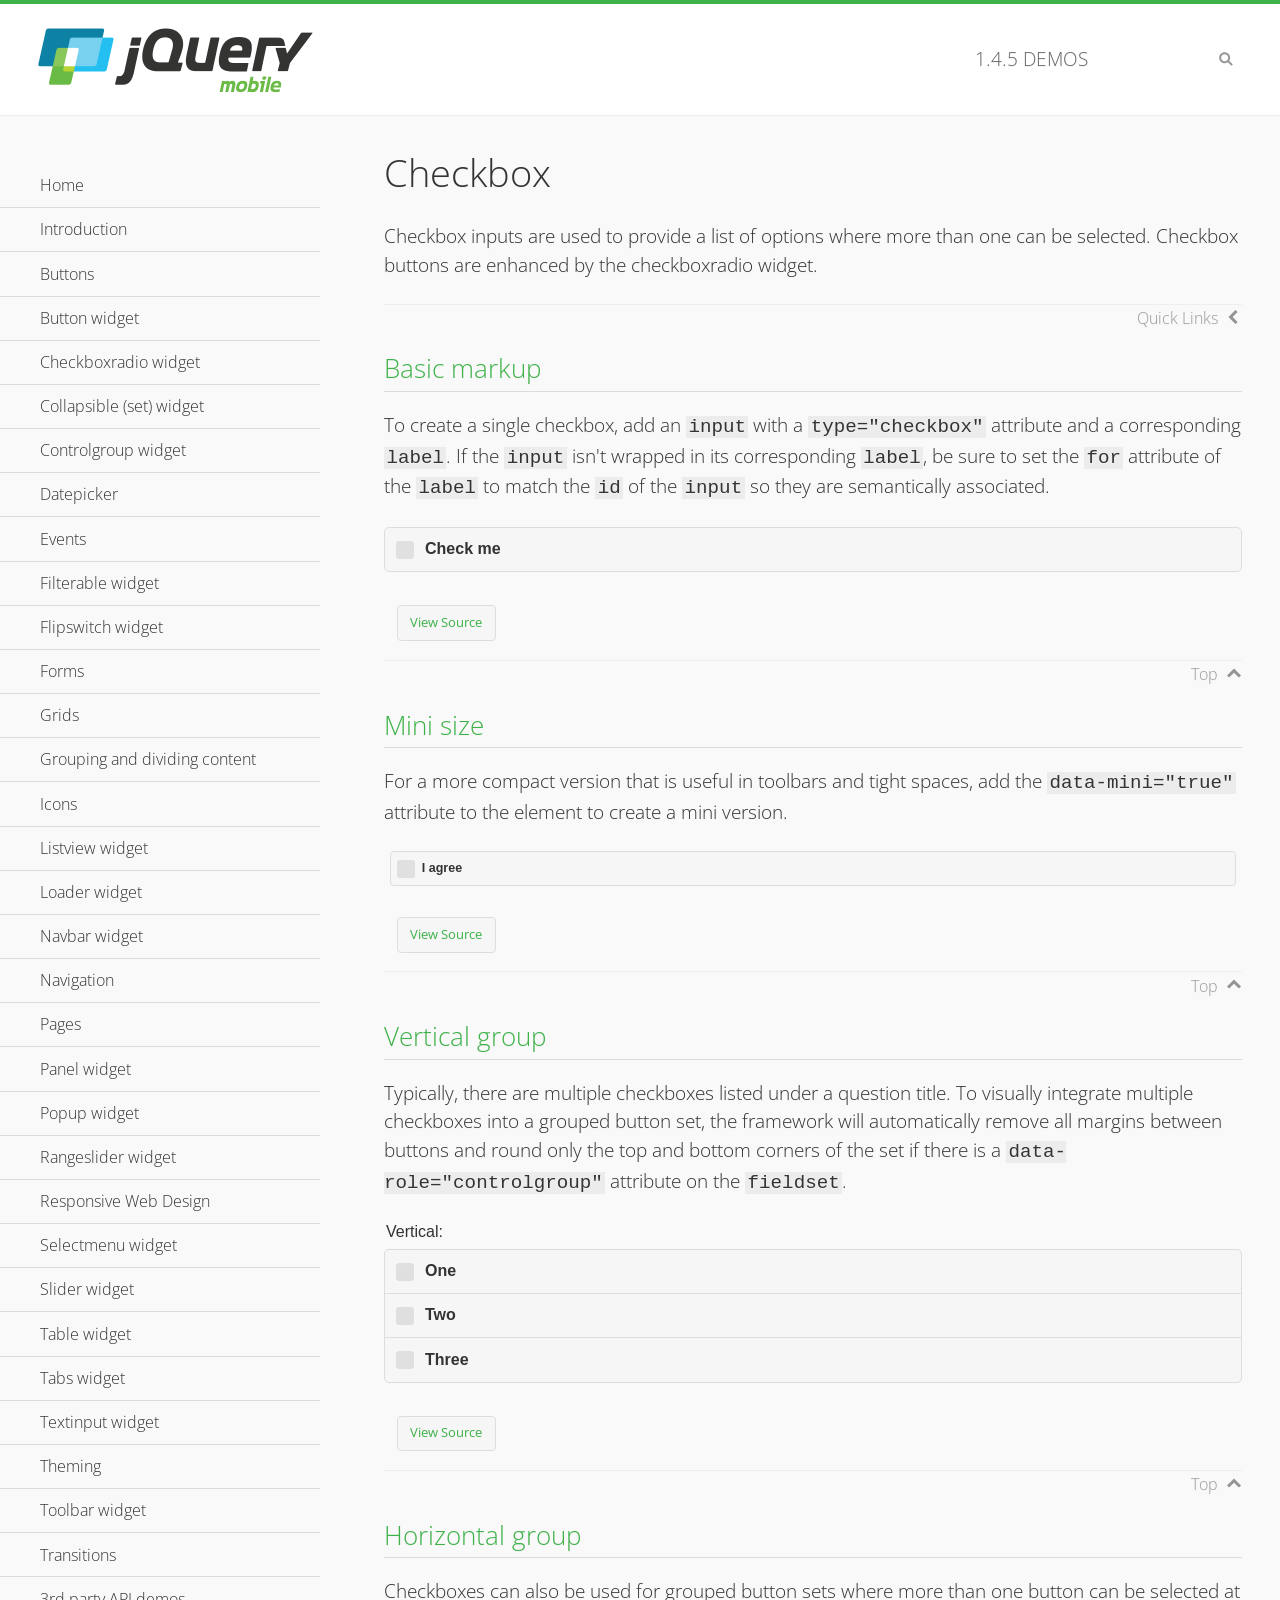
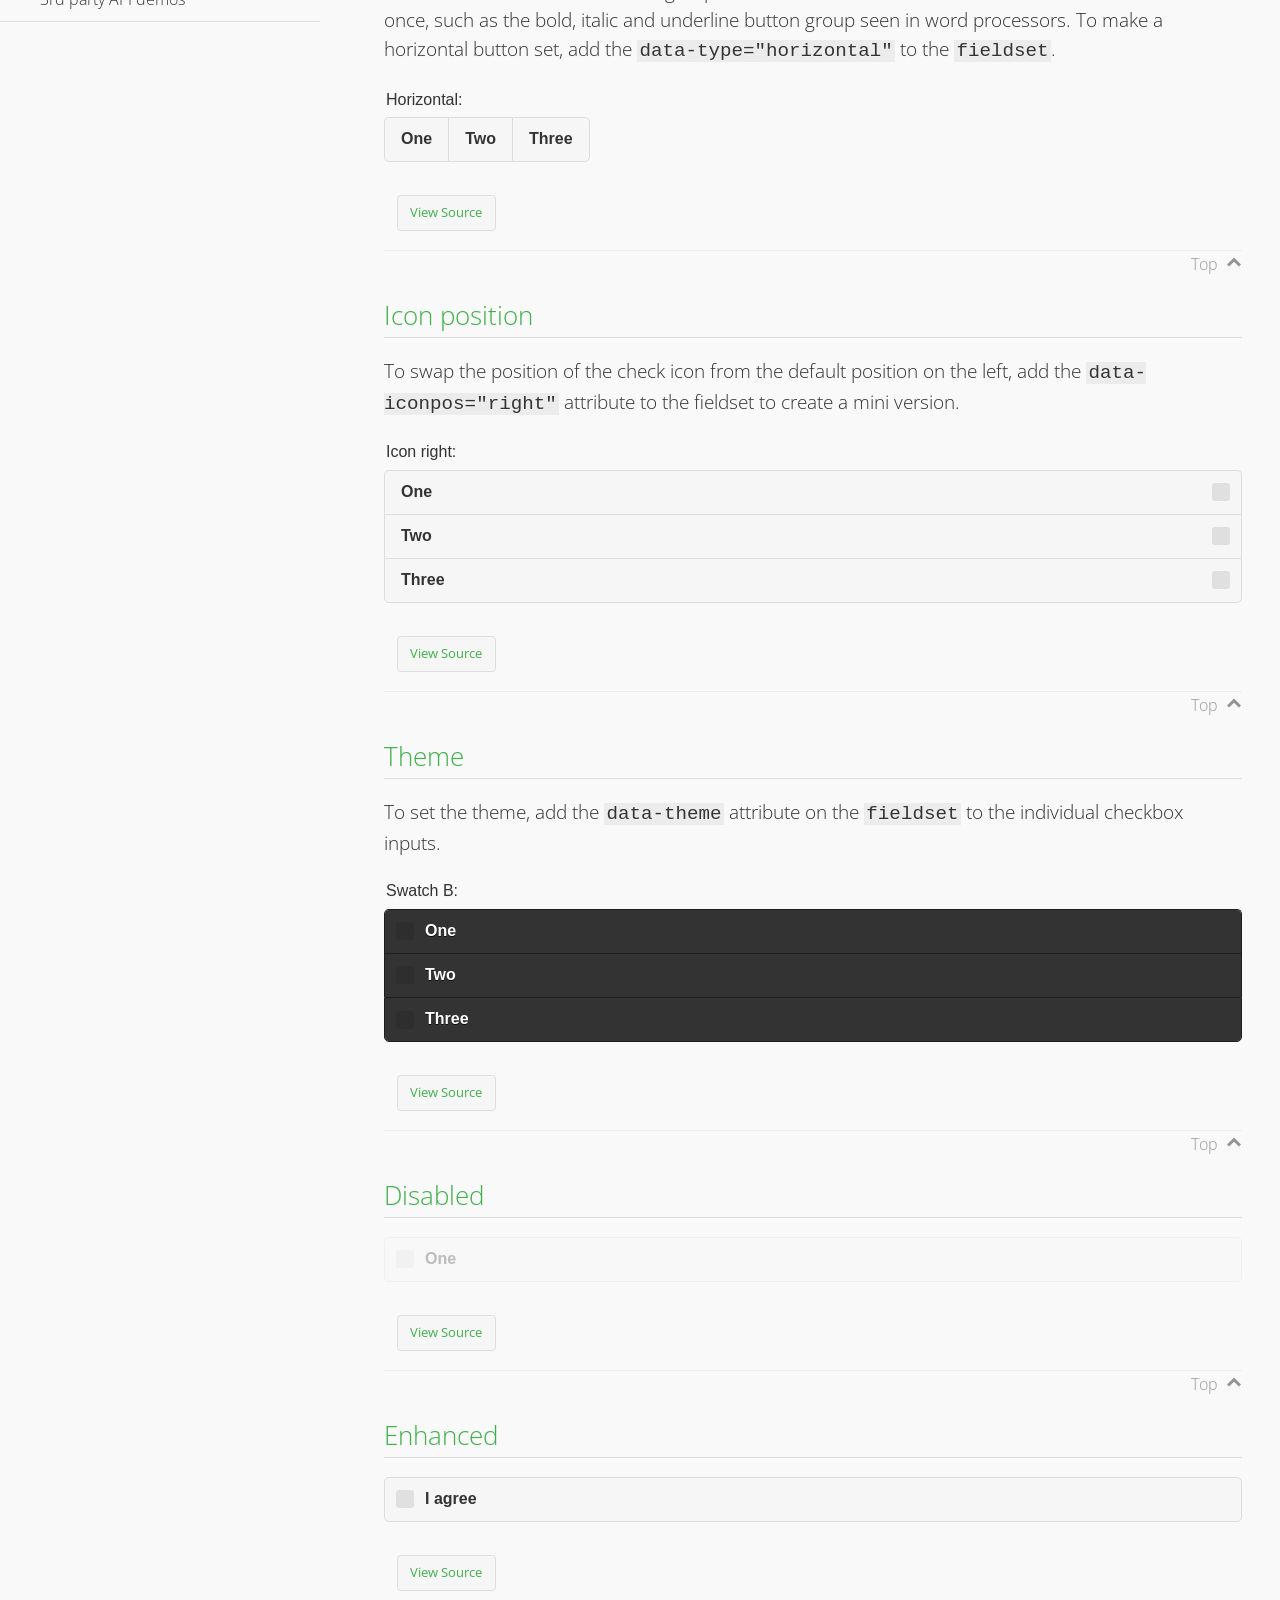
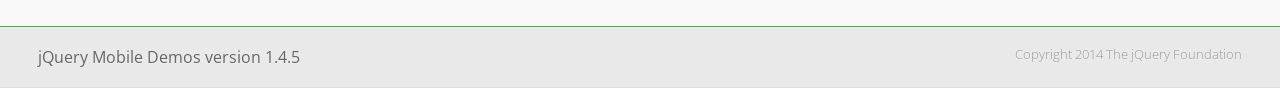
<file: node/publicConfig/jquery.mobile-1.4.5/demos/checkboxradio-checkbox/index.html>
<!DOCTYPE html>
<html>
<head>
	<meta charset="utf-8">
	<meta name="viewport" content="width=device-width, initial-scale=1">
	<title>Checkbox - jQuery Mobile Demos</title>
	<link rel="shortcut icon" href="../favicon.ico">
	<link rel="stylesheet" href="http://fonts.googleapis.com/css?family=Open+Sans:300,400,700">
	<link rel="stylesheet" href="../css/themes/default/jquery.mobile-1.4.5.min.css">
	<link rel="stylesheet" href="../_assets/css/jqm-demos.css">
	<script src="../js/jquery.js"></script>
	<script src="../_assets/js/index.js"></script>
	<script src="../js/jquery.mobile-1.4.5.min.js"></script>
</head>
<body>
<div data-role="page" class="jqm-demos" data-quicklinks="true">

	<div data-role="header" class="jqm-header">
		<h2><a href="../" title="jQuery Mobile Demos home"><img src="../_assets/img/jquery-logo.png" alt="jQuery Mobile"></a></h2>
		<p><span class="jqm-version"></span> Demos</p>
		<a href="#" class="jqm-navmenu-link ui-btn ui-btn-icon-notext ui-corner-all ui-icon-bars ui-nodisc-icon ui-alt-icon ui-btn-left">Menu</a>
		<a href="#" class="jqm-search-link ui-btn ui-btn-icon-notext ui-corner-all ui-icon-search ui-nodisc-icon ui-alt-icon ui-btn-right">Search</a>
	</div><!-- /header -->

	<div role="main" class="ui-content jqm-content">

		<h1>Checkbox</h1>

		<p>Checkbox inputs are used to provide a list of options where more than one can be selected. Checkbox buttons are enhanced by the checkboxradio widget.</p>

		<h2>Basic markup</h2>

		<p>To create a single checkbox, add an <code>input</code> with a <code>type="checkbox"</code> attribute and a corresponding <code>label</code>. If the <code>input</code> isn't wrapped in its corresponding <code>label</code>, be sure to set the <code>for</code> attribute of the <code>label</code> to match the <code>id</code> of the <code>input</code> so they are semantically associated.</p>

		<div data-demo-html="true">
			<form>
				<label>
					<input type="checkbox" name="checkbox-0 ">Check me
				</label>
			</form>
		</div><!--/demo-html -->

		<h2>Mini size</h2>

		<p>For a more compact version that is useful in toolbars and tight spaces, add the <code>data-mini="true"</code> attribute to the element to create a mini version. </p>

		<div data-demo-html="true">
			<form>
				<input type="checkbox" name="checkbox-mini-0" id="checkbox-mini-0" data-mini="true">
				<label for="checkbox-mini-0">I agree</label>
			</form>
		</div><!--/demo-html -->

		<h2>Vertical group</h2>

		<p>Typically, there are multiple checkboxes listed under a question title. To visually integrate multiple checkboxes into a grouped button set, the framework will automatically remove all margins between buttons and round only the top and bottom corners of the set if there is a <code> data-role="controlgroup"</code> attribute on the <code>fieldset</code>.</p>

		<div data-demo-html="true">
			<form>
				<fieldset data-role="controlgroup">
					<legend>Vertical:</legend>
					<input type="checkbox" name="checkbox-v-2a" id="checkbox-v-2a">
					<label for="checkbox-v-2a">One</label>
					<input type="checkbox" name="checkbox-v-2b" id="checkbox-v-2b">
					<label for="checkbox-v-2b">Two</label>
					<input type="checkbox" name="checkbox-v-2c" id="checkbox-v-2c">
					<label for="checkbox-v-2c">Three</label>
				</fieldset>
			</form>
		</div><!--/demo-html -->

		<h2>Horizontal group</h2>

		<p>Checkboxes can also be used for grouped button sets where more than one button can be selected at once, such as the bold, italic and underline button group seen in word processors. To make a horizontal button set, add the <code> data-type="horizontal"</code> to the <code>fieldset</code>.</p>

		<div data-demo-html="true">
			<form>
				<fieldset data-role="controlgroup" data-type="horizontal">
					<legend>Horizontal:</legend>
					<input type="checkbox" name="checkbox-h-2a" id="checkbox-h-2a">
					<label for="checkbox-h-2a">One</label>
					<input type="checkbox" name="checkbox-h-2b" id="checkbox-h-2b">
					<label for="checkbox-h-2b">Two</label>
					<input type="checkbox" name="checkbox-h-2c" id="checkbox-h-2c">
					<label for="checkbox-h-2c">Three</label>
				</fieldset>
			</form>
		</div><!--/demo-html -->

		<h2>Icon position</h2>

		<p>To swap the position of the check icon from the default position on the left, add the <code>data-iconpos="right"</code> attribute to the fieldset to create a mini version. </p>

		<div data-demo-html="true">
			<form>
				<fieldset data-role="controlgroup" data-iconpos="right">
					<legend>Icon right:</legend>
					<input type="checkbox" name="checkbox-h-6a" id="checkbox-h-6a">
					<label for="checkbox-h-6a">One</label>
					<input type="checkbox" name="checkbox-h-6b" id="checkbox-h-6b">
					<label for="checkbox-h-6b">Two</label>
					<input type="checkbox" name="checkbox-h-6c" id="checkbox-h-6c">
					<label for="checkbox-h-6c">Three</label>
				</fieldset>
			</form>
		</div><!--/demo-html -->

		<h2>Theme</h2>

		<p>To set the theme, add the <code>data-theme</code> attribute on the <code>fieldset</code> to the individual checkbox inputs.</p>

		<div data-demo-html="true">
			<form>
				<fieldset data-role="controlgroup">
					<legend>Swatch B:</legend>
					<input type="checkbox" name="checkbox-t-2a" id="checkbox-t-2a" data-theme="b">
					<label for="checkbox-t-2a">One</label>
					<input type="checkbox" name="checkbox-t-2b" id="checkbox-t-2b" data-theme="b">
					<label for="checkbox-t-2b">Two</label>
					<input type="checkbox" name="checkbox-t-2c" id="checkbox-t-2c" data-theme="b">
					<label for="checkbox-t-2c">Three</label>
				</fieldset>
			</form>
		</div><!--/demo-html -->

		<h2>Disabled</h2>

		<div data-demo-html="true">
			<form>
				<input disabled type="checkbox" name="checkbox-t-3a" id="checkbox-t-3a" data-theme="a">
				<label for="checkbox-t-3a">One</label>
			</form>
		</div><!--/demo-html -->

		<h2>Enhanced</h2>

		<div data-demo-html="true">
			<div class="ui-checkbox">
				<label for="checkbox-enhanced" class="ui-btn ui-corner-all ui-btn-inherit ui-btn-icon-left ui-checkbox-off">I agree</label>
				<input type="checkbox" name="checkbox-enhanced" id="checkbox-enhanced" data-enhanced="true">
			</div>
		</div><!--/demo-html -->

	</div><!-- /content -->
	    <div data-role="panel" class="jqm-navmenu-panel" data-position="left" data-display="overlay" data-theme="a">
	    	<ul class="jqm-list ui-alt-icon ui-nodisc-icon">
<li data-filtertext="demos homepage" data-icon="home"><a href=".././">Home</a></li>
<li data-filtertext="introduction overview getting started"><a href="../intro/" data-ajax="false">Introduction</a></li>
<li data-filtertext="buttons button markup buttonmarkup method anchor link button element"><a href="../button-markup/" data-ajax="false">Buttons</a></li>
<li data-filtertext="form button widget input button submit reset"><a href="../button/" data-ajax="false">Button widget</a></li>
<li data-role="collapsible" data-enhanced="true" data-collapsed-icon="carat-d" data-expanded-icon="carat-u" data-iconpos="right" data-inset="false" class="ui-collapsible ui-collapsible-themed-content ui-collapsible-collapsed">
	<h3 class="ui-collapsible-heading ui-collapsible-heading-collapsed">
		<a href="#" class="ui-collapsible-heading-toggle ui-btn ui-btn-icon-right ui-btn-inherit ui-icon-carat-d">
		    Checkboxradio widget<span class="ui-collapsible-heading-status"> click to expand contents</span>
		</a>
	</h3>
	<div class="ui-collapsible-content ui-body-inherit ui-collapsible-content-collapsed" aria-hidden="true">
		<ul>
			<li data-filtertext="form checkboxradio widget checkbox input checkboxes controlgroups"><a href="../checkboxradio-checkbox/" data-ajax="false">Checkboxes</a></li>
			<li data-filtertext="form checkboxradio widget radio input radio buttons controlgroups"><a href="../checkboxradio-radio/" data-ajax="false">Radio buttons</a></li>
		</ul>
	</div>
</li>
<li data-role="collapsible" data-enhanced="true" data-collapsed-icon="carat-d" data-expanded-icon="carat-u" data-iconpos="right" data-inset="false" class="ui-collapsible ui-collapsible-themed-content ui-collapsible-collapsed">
	<h3 class="ui-collapsible-heading ui-collapsible-heading-collapsed">
		<a href="#" class="ui-collapsible-heading-toggle ui-btn ui-btn-icon-right ui-btn-inherit ui-icon-carat-d">
			Collapsible (set) widget<span class="ui-collapsible-heading-status"> click to expand contents</span>
		</a>
	</h3>
	<div class="ui-collapsible-content ui-body-inherit ui-collapsible-content-collapsed" aria-hidden="true">
		<ul>
			<li data-filtertext="collapsibles content formatting"><a href="../collapsible/" data-ajax="false">Collapsible</a></li>
			<li data-filtertext="dynamic collapsible set accordion append expand"><a href="../collapsible-dynamic/" data-ajax="false">Dynamic collapsibles</a></li>
			<li data-filtertext="accordions collapsible set widget content formatting grouped collapsibles"><a href="../collapsibleset/" data-ajax="false">Collapsible set</a></li>
		</ul>
	</div>
</li>
<li data-role="collapsible" data-enhanced="true" data-collapsed-icon="carat-d" data-expanded-icon="carat-u" data-iconpos="right" data-inset="false" class="ui-collapsible ui-collapsible-themed-content ui-collapsible-collapsed">
	<h3 class="ui-collapsible-heading ui-collapsible-heading-collapsed">
		<a href="#" class="ui-collapsible-heading-toggle ui-btn ui-btn-icon-right ui-btn-inherit ui-icon-carat-d">
			Controlgroup widget<span class="ui-collapsible-heading-status"> click to expand contents</span>
		</a>
	</h3>
	<div class="ui-collapsible-content ui-body-inherit ui-collapsible-content-collapsed" aria-hidden="true">
		<ul>
			<li data-filtertext="controlgroups selectmenu checkboxradio input grouped buttons horizontal vertical"><a href="../controlgroup/" data-ajax="false">Controlgroup</a></li>
			<li data-filtertext="dynamic controlgroup dynamically add buttons"><a href="../controlgroup-dynamic/" data-ajax="false">Dynamic controlgroups</a></li>
		</ul>
	</div>
</li>
<li data-filtertext="form datepicker widget date input"><a href="../datepicker/" data-ajax="false">Datepicker</a></li>
<li data-role="collapsible" data-enhanced="true" data-collapsed-icon="carat-d" data-expanded-icon="carat-u" data-iconpos="right" data-inset="false" class="ui-collapsible ui-collapsible-themed-content ui-collapsible-collapsed">
	<h3 class="ui-collapsible-heading ui-collapsible-heading-collapsed">
		<a href="#" class="ui-collapsible-heading-toggle ui-btn ui-btn-icon-right ui-btn-inherit ui-icon-carat-d">
			Events<span class="ui-collapsible-heading-status"> click to expand contents</span>
		</a>
	</h3>
	<div class="ui-collapsible-content ui-body-inherit ui-collapsible-content-collapsed" aria-hidden="true">
		<ul>
			<li data-filtertext="swipe to delete list items listviews swipe events"><a href="../swipe-list/" data-ajax="false">Swipe list items</a></li>
			<li data-filtertext="swipe to navigate swipe page navigation swipe events"><a href="../swipe-page/" data-ajax="false">Swipe page navigation</a></li>
		</ul>
	</div>
</li>
<li data-filtertext="filterable filter elements sorting searching listview table"><a href="../filterable/" data-ajax="false">Filterable widget</a></li>
<li data-filtertext="form flipswitch widget flip toggle switch binary select checkbox input"><a href="../flipswitch/" data-ajax="false">Flipswitch widget</a></li>
<li data-role="collapsible" data-enhanced="true" data-collapsed-icon="carat-d" data-expanded-icon="carat-u" data-iconpos="right" data-inset="false" class="ui-collapsible ui-collapsible-themed-content ui-collapsible-collapsed">
	<h3 class="ui-collapsible-heading ui-collapsible-heading-collapsed">
		<a href="#" class="ui-collapsible-heading-toggle ui-btn ui-btn-icon-right ui-btn-inherit ui-icon-carat-d">
			Forms<span class="ui-collapsible-heading-status"> click to expand contents</span>
		</a>
	</h3>
	<div class="ui-collapsible-content ui-body-inherit ui-collapsible-content-collapsed" aria-hidden="true">
		<ul>
			<li data-filtertext="forms text checkbox radio range button submit reset inputs selects textarea slider flipswitch label form elements"><a href="../forms/" data-ajax="false">Forms</a></li>
			<li data-filtertext="form hide labels hidden accessible ui-hidden-accessible forms"><a href="../forms-label-hidden-accessible/" data-ajax="false">Hide labels</a></li>
			<li data-filtertext="form field containers fieldcontain ui-field-contain forms"><a href="../forms-field-contain/" data-ajax="false">Field containers</a></li>
			<li data-filtertext="forms disabled form elements"><a href="../forms-disabled/" data-ajax="false">Forms disabled</a></li>
			<li data-filtertext="forms gallery examples overview forms text checkbox radio range button submit reset inputs selects textarea slider flipswitch label form elements"><a href="../forms-gallery/" data-ajax="false">Forms gallery</a></li>
		</ul>
	</div>
</li>
<li data-role="collapsible" data-enhanced="true" data-collapsed-icon="carat-d" data-expanded-icon="carat-u" data-iconpos="right" data-inset="false" class="ui-collapsible ui-collapsible-themed-content ui-collapsible-collapsed">
	<h3 class="ui-collapsible-heading ui-collapsible-heading-collapsed">
		<a href="#" class="ui-collapsible-heading-toggle ui-btn ui-btn-icon-right ui-btn-inherit ui-icon-carat-d">
			Grids<span class="ui-collapsible-heading-status"> click to expand contents</span>
		</a>
	</h3>
	<div class="ui-collapsible-content ui-body-inherit ui-collapsible-content-collapsed" aria-hidden="true">
		<ul>
			<li data-filtertext="grids columns blocks content formatting rwd responsive css framework"><a href="../grids/" data-ajax="false">Grids</a></li>
			<li data-filtertext="buttons in grids css framework"><a href="../grids-buttons/" data-ajax="false">Buttons in grids</a></li>
			<li data-filtertext="custom responsive grids rwd css framework"><a href="../grids-custom-responsive/" data-ajax="false">Custom responsive grids</a></li>
		</ul>
	</div>
</li>
<li data-filtertext="blocks content formatting sections heading"><a href="../body-bar-classes/" data-ajax="false">Grouping and dividing content</a></li>
<li data-role="collapsible" data-enhanced="true" data-collapsed-icon="carat-d" data-expanded-icon="carat-u" data-iconpos="right" data-inset="false" class="ui-collapsible ui-collapsible-themed-content ui-collapsible-collapsed">
	<h3 class="ui-collapsible-heading ui-collapsible-heading-collapsed">
		<a href="#" class="ui-collapsible-heading-toggle ui-btn ui-btn-icon-right ui-btn-inherit ui-icon-carat-d">
			Icons<span class="ui-collapsible-heading-status"> click to expand contents</span>
		</a>
	</h3>
	<div class="ui-collapsible-content ui-body-inherit ui-collapsible-content-collapsed" aria-hidden="true">
		<ul>
			<li data-filtertext="button icons svg disc alt custom icon position"><a href="../icons/" data-ajax="false">Icons</a></li>
			<li data-filtertext=""><a href="../icons-grunticon/" data-ajax="false">Grunticon loader</a></li>
		</ul>
	</div>
</li>
<li data-role="collapsible" data-enhanced="true" data-collapsed-icon="carat-d" data-expanded-icon="carat-u" data-iconpos="right" data-inset="false" class="ui-collapsible ui-collapsible-themed-content ui-collapsible-collapsed">
	<h3 class="ui-collapsible-heading ui-collapsible-heading-collapsed">
		<a href="#" class="ui-collapsible-heading-toggle ui-btn ui-btn-icon-right ui-btn-inherit ui-icon-carat-d">
			Listview widget<span class="ui-collapsible-heading-status"> click to expand contents</span>
		</a>
	</h3>
	<div class="ui-collapsible-content ui-body-inherit ui-collapsible-content-collapsed" aria-hidden="true">
		<ul>
			<li data-filtertext="listview widget thumbnails icons nested split button collapsible ul ol"><a href="../listview/" data-ajax="false">Listview</a></li>
			<li data-filtertext="autocomplete filterable reveal listview filtertextbeforefilter placeholder"><a href="../listview-autocomplete/" data-ajax="false">Listview autocomplete</a></li>
			<li data-filtertext="autocomplete filterable reveal listview remote data filtertextbeforefilter placeholder"><a href="../listview-autocomplete-remote/" data-ajax="false">Listview autocomplete remote data</a></li>
			<li data-filtertext="autodividers anchor jump scroll linkbars listview lists ul ol"><a href="../listview-autodividers-linkbar/" data-ajax="false">Listview autodividers linkbar</a></li>
			<li data-filtertext="listview autodividers selector autodividersselector lists ul ol"><a href="../listview-autodividers-selector/" data-ajax="false">Listview autodividers selector</a></li>
			<li data-filtertext="listview nested list items"><a href="../listview-nested-lists/" data-ajax="false">Nested Listviews</a></li>
			<li data-filtertext="listview collapsible list items flat"><a href="../listview-collapsible-item-flat/" data-ajax="false">Listview collapsible list items (flat)</a></li>
			<li data-filtertext="listview collapsible list indented"><a href="../listview-collapsible-item-indented/" data-ajax="false">Listview collapsible list items (indented)</a></li>
			<li data-filtertext="grid listview responsive grids responsive listviews lists ul"><a href="../listview-grid/" data-ajax="false">Listview responsive grid</a></li>
		</ul>
	</div>
</li>
<li data-filtertext="loader widget page loading navigation overlay spinner"><a href="../loader/" data-ajax="false">Loader widget</a></li>
<li data-filtertext="navbar widget navmenu toolbars header footer"><a href="../navbar/" data-ajax="false">Navbar widget</a></li>
<li data-role="collapsible" data-enhanced="true" data-collapsed-icon="carat-d" data-expanded-icon="carat-u" data-iconpos="right" data-inset="false" class="ui-collapsible ui-collapsible-themed-content ui-collapsible-collapsed">
	<h3 class="ui-collapsible-heading ui-collapsible-heading-collapsed">
		<a href="#" class="ui-collapsible-heading-toggle ui-btn ui-btn-icon-right ui-btn-inherit ui-icon-carat-d">
			Navigation<span class="ui-collapsible-heading-status"> click to expand contents</span>
		</a>
	</h3>
	<div class="ui-collapsible-content ui-body-inherit ui-collapsible-content-collapsed" aria-hidden="true">
		<ul>
			<li data-filtertext="ajax navigation navigate widget history event method"><a href="../navigation/" data-ajax="false">Navigation</a></li>
			<li data-filtertext="linking pages page links navigation ajax prefetch cache"><a href="../navigation-linking-pages/" data-ajax="false">Linking pages</a></li>
			<!-- <li data-filtertext="php redirect server redirection server-side navigation"><a href="../navigation-php-redirect/" data-ajax="false">PHP redirect demo</a></li>-->
			<li data-filtertext="navigation redirection hash query"><a href="../navigation-hash-processing/" data-ajax="false">Hash processing demo</a></li>
			<li data-filtertext="navigation redirection hash query"><a href="../page-events/" data-ajax="false">Page Navigation Events</a></li>
		</ul>
	</div>
</li>
<li data-role="collapsible" data-enhanced="true" data-collapsed-icon="carat-d" data-expanded-icon="carat-u" data-iconpos="right" data-inset="false" class="ui-collapsible ui-collapsible-themed-content ui-collapsible-collapsed">
	<h3 class="ui-collapsible-heading ui-collapsible-heading-collapsed">
		<a href="#" class="ui-collapsible-heading-toggle ui-btn ui-btn-icon-right ui-btn-inherit ui-icon-carat-d">
			Pages<span class="ui-collapsible-heading-status"> click to expand contents</span>
		</a>
	</h3>
	<div class="ui-collapsible-content ui-body-inherit ui-collapsible-content-collapsed" aria-hidden="true">
		<ul>
			<li data-filtertext="pages page widget ajax navigation"><a href="../pages/" data-ajax="false">Pages</a></li>
			<li data-filtertext="single page"><a href="../pages-single-page/" data-ajax="false">Single page</a></li>
			<li data-filtertext="multipage multi-page page"><a href="../pages-multi-page/" data-ajax="false">Multi-page template</a></li>
			<li data-filtertext="dialog page widget modal popup"><a href="../pages-dialog/" data-ajax="false">Dialog page</a></li>
		</ul>
	</div>
</li>
<li data-role="collapsible" data-enhanced="true" data-collapsed-icon="carat-d" data-expanded-icon="carat-u" data-iconpos="right" data-inset="false" class="ui-collapsible ui-collapsible-themed-content ui-collapsible-collapsed">
	<h3 class="ui-collapsible-heading ui-collapsible-heading-collapsed">
		<a href="#" class="ui-collapsible-heading-toggle ui-btn ui-btn-icon-right ui-btn-inherit ui-icon-carat-d">
			Panel widget<span class="ui-collapsible-heading-status"> click to expand contents</span>
		</a>
	</h3>
	<div class="ui-collapsible-content ui-body-inherit ui-collapsible-content-collapsed" aria-hidden="true">
		<ul>
			<li data-filtertext="panel widget sliding panels reveal push overlay responsive"><a href="../panel/" data-ajax="false">Panel</a></li>
			<li data-filtertext=""><a href="../panel-external/" data-ajax="false">External panels</a></li>
			<li data-filtertext="panel "><a href="../panel-fixed/" data-ajax="false">Fixed panels</a></li>
			<li data-filtertext="panel slide panels sliding panels shadow rwd responsive breakpoint"><a href="../panel-responsive/" data-ajax="false">Panels responsive</a></li>
			<li data-filtertext="panel custom style custom panel width reveal shadow listview panel styling page background wrapper"><a href="../panel-styling/" data-ajax="false">Custom panel style</a></li>
			<li data-filtertext="panel open on swipe"><a href="../panel-swipe-open/" data-ajax="false">Panel open on swipe</a></li>
			<li data-filtertext="panels outside page internal external toolbars"><a href="../panel-external-internal/" data-ajax="false">Panel external and internal</a></li>
		</ul>
	</div>
</li>
<li data-role="collapsible" data-enhanced="true" data-collapsed-icon="carat-d" data-expanded-icon="carat-u" data-iconpos="right" data-inset="false" class="ui-collapsible ui-collapsible-themed-content ui-collapsible-collapsed">
	<h3 class="ui-collapsible-heading ui-collapsible-heading-collapsed">
		<a href="#" class="ui-collapsible-heading-toggle ui-btn ui-btn-icon-right ui-btn-inherit ui-icon-carat-d">
			Popup widget<span class="ui-collapsible-heading-status"> click to expand contents</span>
		</a>
	</h3>
	<div class="ui-collapsible-content ui-body-inherit ui-collapsible-content-collapsed" aria-hidden="true">
		<ul>
			<li data-filtertext="popup widget popups dialog modal transition tooltip lightbox form overlay screen flip pop fade transition"><a href="../popup/" data-ajax="false">Popup</a></li>
			<li data-filtertext="popup alignment position"><a href="../popup-alignment/" data-ajax="false">Popup alignment</a></li>
			<li data-filtertext="popup arrow size popups popover"><a href="../popup-arrow-size/" data-ajax="false">Popup arrow size</a></li>
			<li data-filtertext="dynamic popups popup images lightbox"><a href="../popup-dynamic/" data-ajax="false">Dynamic popups</a></li>
			<li data-filtertext="popups with iframes scaling"><a href="../popup-iframe/" data-ajax="false">Popups with iframes</a></li>
			<li data-filtertext="popup image scaling"><a href="../popup-image-scaling/" data-ajax="false">Popup image scaling</a></li>
			<li data-filtertext="external popup outside multi-page"><a href="../popup-outside-multipage/" data-ajax="false">Popup outside multi-page</a></li>
		</ul>
	</div>
</li>
<li data-filtertext="form rangeslider widget dual sliders dual handle sliders range input"><a href="../rangeslider/" data-ajax="false">Rangeslider widget</a></li>
<li data-filtertext="responsive web design rwd adaptive progressive enhancement PE accessible mobile breakpoints media query media queries"><a href="../rwd/" data-ajax="false">Responsive Web Design</a></li>
<li data-role="collapsible" data-enhanced="true" data-collapsed-icon="carat-d" data-expanded-icon="carat-u" data-iconpos="right" data-inset="false" class="ui-collapsible ui-collapsible-themed-content ui-collapsible-collapsed">
	<h3 class="ui-collapsible-heading ui-collapsible-heading-collapsed">
		<a href="#" class="ui-collapsible-heading-toggle ui-btn ui-btn-icon-right ui-btn-inherit ui-icon-carat-d">
			Selectmenu widget<span class="ui-collapsible-heading-status"> click to expand contents</span>
		</a>
	</h3>
	<div class="ui-collapsible-content ui-body-inherit ui-collapsible-content-collapsed" aria-hidden="true">
		<ul>
			<li data-filtertext="form selectmenu widget select input custom select menu selects"><a href="../selectmenu/" data-ajax="false">Selectmenu</a></li>
			<li data-filtertext="form custom select menu selectmenu widget custom menu option optgroup multiple selects"><a href="../selectmenu-custom/" data-ajax="false">Custom select menu</a></li>
			<li data-filtertext="filterable select filter popup dialog"><a href="../selectmenu-custom-filter/" data-ajax="false">Custom select menu with filter</a></li>
		</ul>
	</div>
</li>
<li data-role="collapsible" data-enhanced="true" data-collapsed-icon="carat-d" data-expanded-icon="carat-u" data-iconpos="right" data-inset="false" class="ui-collapsible ui-collapsible-themed-content ui-collapsible-collapsed">
	<h3 class="ui-collapsible-heading ui-collapsible-heading-collapsed">
		<a href="#" class="ui-collapsible-heading-toggle ui-btn ui-btn-icon-right ui-btn-inherit ui-icon-carat-d">
			Slider widget<span class="ui-collapsible-heading-status"> click to expand contents</span>
		</a>
	</h3>
	<div class="ui-collapsible-content ui-body-inherit ui-collapsible-content-collapsed" aria-hidden="true">
		<ul>
			<li data-filtertext="form slider widget range input single sliders"><a href="../slider/" data-ajax="false">Slider</a></li>
			<li data-filtertext="form slider widget flipswitch slider binary select flip toggle switch"><a href="../slider-flipswitch/" data-ajax="false">Slider flip toggle switch</a></li>
			<li data-filtertext="form slider tooltip handle value input range sliders"><a href="../slider-tooltip/" data-ajax="false">Slider tooltip</a></li>
		</ul>
	</div>
</li>
<li data-role="collapsible" data-enhanced="true" data-collapsed-icon="carat-d" data-expanded-icon="carat-u" data-iconpos="right" data-inset="false" class="ui-collapsible ui-collapsible-themed-content ui-collapsible-collapsed">
	<h3 class="ui-collapsible-heading ui-collapsible-heading-collapsed">
		<a href="#" class="ui-collapsible-heading-toggle ui-btn ui-btn-icon-right ui-btn-inherit ui-icon-carat-d">
			Table widget<span class="ui-collapsible-heading-status"> click to expand contents</span>
		</a>
	</h3>
	<div class="ui-collapsible-content ui-body-inherit ui-collapsible-content-collapsed" aria-hidden="true">
		<ul>
			<li data-filtertext="table widget reflow column toggle th td responsive tables rwd hide show tabular"><a href="../table-column-toggle/" data-ajax="false">Table Column Toggle</a></li>
			<li data-filtertext="table column toggle phone comparison demo"><a href="../table-column-toggle-example/" data-ajax="false">Table Column Toggle demo</a></li>
			<li data-filtertext="responsive tables table column toggle heading groups rwd breakpoint"><a href="../table-column-toggle-heading-groups/" data-ajax="false">Table Column Toggle heading groups</a></li>
			<li data-filtertext="responsive tables table column toggle hide rwd breakpoint customization options"><a href="../table-column-toggle-options/" data-ajax="false">Table Column Toggle options</a></li>
			<li data-filtertext="table reflow th td responsive rwd columns tabular"><a href="../table-reflow/" data-ajax="false">Table Reflow</a></li>
			<li data-filtertext="responsive tables table reflow heading groups rwd breakpoint"><a href="../table-reflow-heading-groups/" data-ajax="false">Table Reflow heading groups</a></li>
			<li data-filtertext="responsive tables table reflow stripes strokes table style"><a href="../table-reflow-stripes-strokes/" data-ajax="false">Table Reflow stripes and strokes</a></li>
			<li data-filtertext="responsive tables table reflow stack custom styles"><a href="../table-reflow-styling/" data-ajax="false">Table Reflow custom styles</a></li>
		</ul>
	</div>
</li>
<li data-filtertext="ui tabs widget"><a href="../tabs/" data-ajax="false">Tabs widget</a></li>
<li data-filtertext="form textinput widget text input textarea number date time tel email file color password"><a href="../textinput/" data-ajax="false">Textinput widget</a></li>
<li data-role="collapsible" data-enhanced="true" data-collapsed-icon="carat-d" data-expanded-icon="carat-u" data-iconpos="right" data-inset="false" class="ui-collapsible ui-collapsible-themed-content ui-collapsible-collapsed">
	<h3 class="ui-collapsible-heading ui-collapsible-heading-collapsed">
		<a href="#" class="ui-collapsible-heading-toggle ui-btn ui-btn-icon-right ui-btn-inherit ui-icon-carat-d">
			Theming<span class="ui-collapsible-heading-status"> click to expand contents</span>
		</a>
	</h3>
	<div class="ui-collapsible-content ui-body-inherit ui-collapsible-content-collapsed" aria-hidden="true">
		<ul>
			<li data-filtertext="default theme swatches theming style css"><a href="../theme-default/" data-ajax="false">Default theme</a></li>
			<li data-filtertext="classic theme old theme swatches theming style css"><a href="../theme-classic/" data-ajax="false">Classic theme</a></li>
		</ul>
	</div>
</li>
<li data-role="collapsible" data-enhanced="true" data-collapsed-icon="carat-d" data-expanded-icon="carat-u" data-iconpos="right" data-inset="false" class="ui-collapsible ui-collapsible-themed-content ui-collapsible-collapsed">
	<h3 class="ui-collapsible-heading ui-collapsible-heading-collapsed">
		<a href="#" class="ui-collapsible-heading-toggle ui-btn ui-btn-icon-right ui-btn-inherit ui-icon-carat-d">
			Toolbar widget<span class="ui-collapsible-heading-status"> click to expand contents</span>
		</a>
	</h3>
	<div class="ui-collapsible-content ui-body-inherit ui-collapsible-content-collapsed" aria-hidden="true">
		<ul>
			<li data-filtertext="toolbar widget header footer toolbars fixed fullscreen external sections"><a href="../toolbar/" data-ajax="false">Toolbar</a></li>
			<li data-filtertext="dynamic toolbars dynamically add toolbar header footer"><a href="../toolbar-dynamic/" data-ajax="false">Dynamic toolbars</a></li>
			<li data-filtertext="external toolbars header footer"><a href="../toolbar-external/" data-ajax="false">External toolbars</a></li>
			<li data-filtertext="fixed toolbars header footer"><a href="../toolbar-fixed/" data-ajax="false">Fixed toolbars</a></li>
			<li data-filtertext="fixed fullscreen toolbars header footer"><a href="../toolbar-fixed-fullscreen/" data-ajax="false">Fullscreen toolbars</a></li>
			<li data-filtertext="external fixed toolbars header footer"><a href="../toolbar-fixed-external/" data-ajax="false">Fixed external toolbars</a></li>
			<li data-filtertext="external persistent toolbars header footer navbar navmenu"><a href="../toolbar-fixed-persistent/" data-ajax="false">Persistent toolbars</a></li>
			<li data-filtertext="external ajax optimized toolbars persistent toolbars header footer navbar"><a href="../toolbar-fixed-persistent-optimized/" data-ajax="false">Ajax optimized toolbars</a></li>
			<li data-filtertext="form in toolbars header footer"><a href="../toolbar-fixed-forms/" data-ajax="false">Form in toolbar</a></li>
		</ul>
	</div>
</li>
<li data-filtertext="page transitions animated pages popup navigation flip slide fade pop"><a href="../transitions/" data-ajax="false">Transitions</a></li>
<li data-role="collapsible" data-enhanced="true" data-collapsed-icon="carat-d" data-expanded-icon="carat-u" data-iconpos="right" data-inset="false" class="ui-collapsible ui-collapsible-themed-content ui-collapsible-collapsed">
	<h3 class="ui-collapsible-heading ui-collapsible-heading-collapsed">
		<a href="#" class="ui-collapsible-heading-toggle ui-btn ui-btn-icon-right ui-btn-inherit ui-icon-carat-d">
			3rd party API demos<span class="ui-collapsible-heading-status"> click to expand contents</span>
		</a>
	</h3>
	<div class="ui-collapsible-content ui-body-inherit ui-collapsible-content-collapsed" aria-hidden="true">
		<ul>
			<li data-filtertext="backbone requirejs navigation router"><a href="../backbone-requirejs/" data-ajax="false">Backbone RequireJS</a></li>
			<li data-filtertext="google maps geolocation demo"><a href="../map-geolocation/" data-ajax="false">Google Maps geolocation</a></li>
			<li data-filtertext="google maps hybrid"><a href="../map-list-toggle/" data-ajax="false">Google Maps list toggle</a></li>
		</ul>
	</div>
</li>



		     </ul>
		</div><!-- /panel -->


	<div data-role="footer" data-position="fixed" data-tap-toggle="false" class="jqm-footer">
		<p>jQuery Mobile Demos version <span class="jqm-version"></span></p>
		<p>Copyright 2014 The jQuery Foundation</p>
	</div><!-- /footer -->
	<!-- TODO: This should become an external panel so we can add input to markup (unique ID) -->
    <div data-role="panel" class="jqm-search-panel" data-position="right" data-display="overlay" data-theme="a">
		<div class="jqm-search">
			<ul class="jqm-list" data-filter-placeholder="Search demos..." data-filter-reveal="true">
<li data-filtertext="demos homepage" data-icon="home"><a href=".././">Home</a></li>
<li data-filtertext="introduction overview getting started"><a href="../intro/" data-ajax="false">Introduction</a></li>
<li data-filtertext="buttons button markup buttonmarkup method anchor link button element"><a href="../button-markup/" data-ajax="false">Buttons</a></li>
<li data-filtertext="form button widget input button submit reset"><a href="../button/" data-ajax="false">Button widget</a></li>
<li data-role="collapsible" data-enhanced="true" data-collapsed-icon="carat-d" data-expanded-icon="carat-u" data-iconpos="right" data-inset="false" class="ui-collapsible ui-collapsible-themed-content ui-collapsible-collapsed">
	<h3 class="ui-collapsible-heading ui-collapsible-heading-collapsed">
		<a href="#" class="ui-collapsible-heading-toggle ui-btn ui-btn-icon-right ui-btn-inherit ui-icon-carat-d">
		    Checkboxradio widget<span class="ui-collapsible-heading-status"> click to expand contents</span>
		</a>
	</h3>
	<div class="ui-collapsible-content ui-body-inherit ui-collapsible-content-collapsed" aria-hidden="true">
		<ul>
			<li data-filtertext="form checkboxradio widget checkbox input checkboxes controlgroups"><a href="../checkboxradio-checkbox/" data-ajax="false">Checkboxes</a></li>
			<li data-filtertext="form checkboxradio widget radio input radio buttons controlgroups"><a href="../checkboxradio-radio/" data-ajax="false">Radio buttons</a></li>
		</ul>
	</div>
</li>
<li data-role="collapsible" data-enhanced="true" data-collapsed-icon="carat-d" data-expanded-icon="carat-u" data-iconpos="right" data-inset="false" class="ui-collapsible ui-collapsible-themed-content ui-collapsible-collapsed">
	<h3 class="ui-collapsible-heading ui-collapsible-heading-collapsed">
		<a href="#" class="ui-collapsible-heading-toggle ui-btn ui-btn-icon-right ui-btn-inherit ui-icon-carat-d">
			Collapsible (set) widget<span class="ui-collapsible-heading-status"> click to expand contents</span>
		</a>
	</h3>
	<div class="ui-collapsible-content ui-body-inherit ui-collapsible-content-collapsed" aria-hidden="true">
		<ul>
			<li data-filtertext="collapsibles content formatting"><a href="../collapsible/" data-ajax="false">Collapsible</a></li>
			<li data-filtertext="dynamic collapsible set accordion append expand"><a href="../collapsible-dynamic/" data-ajax="false">Dynamic collapsibles</a></li>
			<li data-filtertext="accordions collapsible set widget content formatting grouped collapsibles"><a href="../collapsibleset/" data-ajax="false">Collapsible set</a></li>
		</ul>
	</div>
</li>
<li data-role="collapsible" data-enhanced="true" data-collapsed-icon="carat-d" data-expanded-icon="carat-u" data-iconpos="right" data-inset="false" class="ui-collapsible ui-collapsible-themed-content ui-collapsible-collapsed">
	<h3 class="ui-collapsible-heading ui-collapsible-heading-collapsed">
		<a href="#" class="ui-collapsible-heading-toggle ui-btn ui-btn-icon-right ui-btn-inherit ui-icon-carat-d">
			Controlgroup widget<span class="ui-collapsible-heading-status"> click to expand contents</span>
		</a>
	</h3>
	<div class="ui-collapsible-content ui-body-inherit ui-collapsible-content-collapsed" aria-hidden="true">
		<ul>
			<li data-filtertext="controlgroups selectmenu checkboxradio input grouped buttons horizontal vertical"><a href="../controlgroup/" data-ajax="false">Controlgroup</a></li>
			<li data-filtertext="dynamic controlgroup dynamically add buttons"><a href="../controlgroup-dynamic/" data-ajax="false">Dynamic controlgroups</a></li>
		</ul>
	</div>
</li>
<li data-filtertext="form datepicker widget date input"><a href="../datepicker/" data-ajax="false">Datepicker</a></li>
<li data-role="collapsible" data-enhanced="true" data-collapsed-icon="carat-d" data-expanded-icon="carat-u" data-iconpos="right" data-inset="false" class="ui-collapsible ui-collapsible-themed-content ui-collapsible-collapsed">
	<h3 class="ui-collapsible-heading ui-collapsible-heading-collapsed">
		<a href="#" class="ui-collapsible-heading-toggle ui-btn ui-btn-icon-right ui-btn-inherit ui-icon-carat-d">
			Events<span class="ui-collapsible-heading-status"> click to expand contents</span>
		</a>
	</h3>
	<div class="ui-collapsible-content ui-body-inherit ui-collapsible-content-collapsed" aria-hidden="true">
		<ul>
			<li data-filtertext="swipe to delete list items listviews swipe events"><a href="../swipe-list/" data-ajax="false">Swipe list items</a></li>
			<li data-filtertext="swipe to navigate swipe page navigation swipe events"><a href="../swipe-page/" data-ajax="false">Swipe page navigation</a></li>
		</ul>
	</div>
</li>
<li data-filtertext="filterable filter elements sorting searching listview table"><a href="../filterable/" data-ajax="false">Filterable widget</a></li>
<li data-filtertext="form flipswitch widget flip toggle switch binary select checkbox input"><a href="../flipswitch/" data-ajax="false">Flipswitch widget</a></li>
<li data-role="collapsible" data-enhanced="true" data-collapsed-icon="carat-d" data-expanded-icon="carat-u" data-iconpos="right" data-inset="false" class="ui-collapsible ui-collapsible-themed-content ui-collapsible-collapsed">
	<h3 class="ui-collapsible-heading ui-collapsible-heading-collapsed">
		<a href="#" class="ui-collapsible-heading-toggle ui-btn ui-btn-icon-right ui-btn-inherit ui-icon-carat-d">
			Forms<span class="ui-collapsible-heading-status"> click to expand contents</span>
		</a>
	</h3>
	<div class="ui-collapsible-content ui-body-inherit ui-collapsible-content-collapsed" aria-hidden="true">
		<ul>
			<li data-filtertext="forms text checkbox radio range button submit reset inputs selects textarea slider flipswitch label form elements"><a href="../forms/" data-ajax="false">Forms</a></li>
			<li data-filtertext="form hide labels hidden accessible ui-hidden-accessible forms"><a href="../forms-label-hidden-accessible/" data-ajax="false">Hide labels</a></li>
			<li data-filtertext="form field containers fieldcontain ui-field-contain forms"><a href="../forms-field-contain/" data-ajax="false">Field containers</a></li>
			<li data-filtertext="forms disabled form elements"><a href="../forms-disabled/" data-ajax="false">Forms disabled</a></li>
			<li data-filtertext="forms gallery examples overview forms text checkbox radio range button submit reset inputs selects textarea slider flipswitch label form elements"><a href="../forms-gallery/" data-ajax="false">Forms gallery</a></li>
		</ul>
	</div>
</li>
<li data-role="collapsible" data-enhanced="true" data-collapsed-icon="carat-d" data-expanded-icon="carat-u" data-iconpos="right" data-inset="false" class="ui-collapsible ui-collapsible-themed-content ui-collapsible-collapsed">
	<h3 class="ui-collapsible-heading ui-collapsible-heading-collapsed">
		<a href="#" class="ui-collapsible-heading-toggle ui-btn ui-btn-icon-right ui-btn-inherit ui-icon-carat-d">
			Grids<span class="ui-collapsible-heading-status"> click to expand contents</span>
		</a>
	</h3>
	<div class="ui-collapsible-content ui-body-inherit ui-collapsible-content-collapsed" aria-hidden="true">
		<ul>
			<li data-filtertext="grids columns blocks content formatting rwd responsive css framework"><a href="../grids/" data-ajax="false">Grids</a></li>
			<li data-filtertext="buttons in grids css framework"><a href="../grids-buttons/" data-ajax="false">Buttons in grids</a></li>
			<li data-filtertext="custom responsive grids rwd css framework"><a href="../grids-custom-responsive/" data-ajax="false">Custom responsive grids</a></li>
		</ul>
	</div>
</li>
<li data-filtertext="blocks content formatting sections heading"><a href="../body-bar-classes/" data-ajax="false">Grouping and dividing content</a></li>
<li data-role="collapsible" data-enhanced="true" data-collapsed-icon="carat-d" data-expanded-icon="carat-u" data-iconpos="right" data-inset="false" class="ui-collapsible ui-collapsible-themed-content ui-collapsible-collapsed">
	<h3 class="ui-collapsible-heading ui-collapsible-heading-collapsed">
		<a href="#" class="ui-collapsible-heading-toggle ui-btn ui-btn-icon-right ui-btn-inherit ui-icon-carat-d">
			Icons<span class="ui-collapsible-heading-status"> click to expand contents</span>
		</a>
	</h3>
	<div class="ui-collapsible-content ui-body-inherit ui-collapsible-content-collapsed" aria-hidden="true">
		<ul>
			<li data-filtertext="button icons svg disc alt custom icon position"><a href="../icons/" data-ajax="false">Icons</a></li>
			<li data-filtertext=""><a href="../icons-grunticon/" data-ajax="false">Grunticon loader</a></li>
		</ul>
	</div>
</li>
<li data-role="collapsible" data-enhanced="true" data-collapsed-icon="carat-d" data-expanded-icon="carat-u" data-iconpos="right" data-inset="false" class="ui-collapsible ui-collapsible-themed-content ui-collapsible-collapsed">
	<h3 class="ui-collapsible-heading ui-collapsible-heading-collapsed">
		<a href="#" class="ui-collapsible-heading-toggle ui-btn ui-btn-icon-right ui-btn-inherit ui-icon-carat-d">
			Listview widget<span class="ui-collapsible-heading-status"> click to expand contents</span>
		</a>
	</h3>
	<div class="ui-collapsible-content ui-body-inherit ui-collapsible-content-collapsed" aria-hidden="true">
		<ul>
			<li data-filtertext="listview widget thumbnails icons nested split button collapsible ul ol"><a href="../listview/" data-ajax="false">Listview</a></li>
			<li data-filtertext="autocomplete filterable reveal listview filtertextbeforefilter placeholder"><a href="../listview-autocomplete/" data-ajax="false">Listview autocomplete</a></li>
			<li data-filtertext="autocomplete filterable reveal listview remote data filtertextbeforefilter placeholder"><a href="../listview-autocomplete-remote/" data-ajax="false">Listview autocomplete remote data</a></li>
			<li data-filtertext="autodividers anchor jump scroll linkbars listview lists ul ol"><a href="../listview-autodividers-linkbar/" data-ajax="false">Listview autodividers linkbar</a></li>
			<li data-filtertext="listview autodividers selector autodividersselector lists ul ol"><a href="../listview-autodividers-selector/" data-ajax="false">Listview autodividers selector</a></li>
			<li data-filtertext="listview nested list items"><a href="../listview-nested-lists/" data-ajax="false">Nested Listviews</a></li>
			<li data-filtertext="listview collapsible list items flat"><a href="../listview-collapsible-item-flat/" data-ajax="false">Listview collapsible list items (flat)</a></li>
			<li data-filtertext="listview collapsible list indented"><a href="../listview-collapsible-item-indented/" data-ajax="false">Listview collapsible list items (indented)</a></li>
			<li data-filtertext="grid listview responsive grids responsive listviews lists ul"><a href="../listview-grid/" data-ajax="false">Listview responsive grid</a></li>
		</ul>
	</div>
</li>
<li data-filtertext="loader widget page loading navigation overlay spinner"><a href="../loader/" data-ajax="false">Loader widget</a></li>
<li data-filtertext="navbar widget navmenu toolbars header footer"><a href="../navbar/" data-ajax="false">Navbar widget</a></li>
<li data-role="collapsible" data-enhanced="true" data-collapsed-icon="carat-d" data-expanded-icon="carat-u" data-iconpos="right" data-inset="false" class="ui-collapsible ui-collapsible-themed-content ui-collapsible-collapsed">
	<h3 class="ui-collapsible-heading ui-collapsible-heading-collapsed">
		<a href="#" class="ui-collapsible-heading-toggle ui-btn ui-btn-icon-right ui-btn-inherit ui-icon-carat-d">
			Navigation<span class="ui-collapsible-heading-status"> click to expand contents</span>
		</a>
	</h3>
	<div class="ui-collapsible-content ui-body-inherit ui-collapsible-content-collapsed" aria-hidden="true">
		<ul>
			<li data-filtertext="ajax navigation navigate widget history event method"><a href="../navigation/" data-ajax="false">Navigation</a></li>
			<li data-filtertext="linking pages page links navigation ajax prefetch cache"><a href="../navigation-linking-pages/" data-ajax="false">Linking pages</a></li>
			<!-- <li data-filtertext="php redirect server redirection server-side navigation"><a href="../navigation-php-redirect/" data-ajax="false">PHP redirect demo</a></li>-->
			<li data-filtertext="navigation redirection hash query"><a href="../navigation-hash-processing/" data-ajax="false">Hash processing demo</a></li>
			<li data-filtertext="navigation redirection hash query"><a href="../page-events/" data-ajax="false">Page Navigation Events</a></li>
		</ul>
	</div>
</li>
<li data-role="collapsible" data-enhanced="true" data-collapsed-icon="carat-d" data-expanded-icon="carat-u" data-iconpos="right" data-inset="false" class="ui-collapsible ui-collapsible-themed-content ui-collapsible-collapsed">
	<h3 class="ui-collapsible-heading ui-collapsible-heading-collapsed">
		<a href="#" class="ui-collapsible-heading-toggle ui-btn ui-btn-icon-right ui-btn-inherit ui-icon-carat-d">
			Pages<span class="ui-collapsible-heading-status"> click to expand contents</span>
		</a>
	</h3>
	<div class="ui-collapsible-content ui-body-inherit ui-collapsible-content-collapsed" aria-hidden="true">
		<ul>
			<li data-filtertext="pages page widget ajax navigation"><a href="../pages/" data-ajax="false">Pages</a></li>
			<li data-filtertext="single page"><a href="../pages-single-page/" data-ajax="false">Single page</a></li>
			<li data-filtertext="multipage multi-page page"><a href="../pages-multi-page/" data-ajax="false">Multi-page template</a></li>
			<li data-filtertext="dialog page widget modal popup"><a href="../pages-dialog/" data-ajax="false">Dialog page</a></li>
		</ul>
	</div>
</li>
<li data-role="collapsible" data-enhanced="true" data-collapsed-icon="carat-d" data-expanded-icon="carat-u" data-iconpos="right" data-inset="false" class="ui-collapsible ui-collapsible-themed-content ui-collapsible-collapsed">
	<h3 class="ui-collapsible-heading ui-collapsible-heading-collapsed">
		<a href="#" class="ui-collapsible-heading-toggle ui-btn ui-btn-icon-right ui-btn-inherit ui-icon-carat-d">
			Panel widget<span class="ui-collapsible-heading-status"> click to expand contents</span>
		</a>
	</h3>
	<div class="ui-collapsible-content ui-body-inherit ui-collapsible-content-collapsed" aria-hidden="true">
		<ul>
			<li data-filtertext="panel widget sliding panels reveal push overlay responsive"><a href="../panel/" data-ajax="false">Panel</a></li>
			<li data-filtertext=""><a href="../panel-external/" data-ajax="false">External panels</a></li>
			<li data-filtertext="panel "><a href="../panel-fixed/" data-ajax="false">Fixed panels</a></li>
			<li data-filtertext="panel slide panels sliding panels shadow rwd responsive breakpoint"><a href="../panel-responsive/" data-ajax="false">Panels responsive</a></li>
			<li data-filtertext="panel custom style custom panel width reveal shadow listview panel styling page background wrapper"><a href="../panel-styling/" data-ajax="false">Custom panel style</a></li>
			<li data-filtertext="panel open on swipe"><a href="../panel-swipe-open/" data-ajax="false">Panel open on swipe</a></li>
			<li data-filtertext="panels outside page internal external toolbars"><a href="../panel-external-internal/" data-ajax="false">Panel external and internal</a></li>
		</ul>
	</div>
</li>
<li data-role="collapsible" data-enhanced="true" data-collapsed-icon="carat-d" data-expanded-icon="carat-u" data-iconpos="right" data-inset="false" class="ui-collapsible ui-collapsible-themed-content ui-collapsible-collapsed">
	<h3 class="ui-collapsible-heading ui-collapsible-heading-collapsed">
		<a href="#" class="ui-collapsible-heading-toggle ui-btn ui-btn-icon-right ui-btn-inherit ui-icon-carat-d">
			Popup widget<span class="ui-collapsible-heading-status"> click to expand contents</span>
		</a>
	</h3>
	<div class="ui-collapsible-content ui-body-inherit ui-collapsible-content-collapsed" aria-hidden="true">
		<ul>
			<li data-filtertext="popup widget popups dialog modal transition tooltip lightbox form overlay screen flip pop fade transition"><a href="../popup/" data-ajax="false">Popup</a></li>
			<li data-filtertext="popup alignment position"><a href="../popup-alignment/" data-ajax="false">Popup alignment</a></li>
			<li data-filtertext="popup arrow size popups popover"><a href="../popup-arrow-size/" data-ajax="false">Popup arrow size</a></li>
			<li data-filtertext="dynamic popups popup images lightbox"><a href="../popup-dynamic/" data-ajax="false">Dynamic popups</a></li>
			<li data-filtertext="popups with iframes scaling"><a href="../popup-iframe/" data-ajax="false">Popups with iframes</a></li>
			<li data-filtertext="popup image scaling"><a href="../popup-image-scaling/" data-ajax="false">Popup image scaling</a></li>
			<li data-filtertext="external popup outside multi-page"><a href="../popup-outside-multipage/" data-ajax="false">Popup outside multi-page</a></li>
		</ul>
	</div>
</li>
<li data-filtertext="form rangeslider widget dual sliders dual handle sliders range input"><a href="../rangeslider/" data-ajax="false">Rangeslider widget</a></li>
<li data-filtertext="responsive web design rwd adaptive progressive enhancement PE accessible mobile breakpoints media query media queries"><a href="../rwd/" data-ajax="false">Responsive Web Design</a></li>
<li data-role="collapsible" data-enhanced="true" data-collapsed-icon="carat-d" data-expanded-icon="carat-u" data-iconpos="right" data-inset="false" class="ui-collapsible ui-collapsible-themed-content ui-collapsible-collapsed">
	<h3 class="ui-collapsible-heading ui-collapsible-heading-collapsed">
		<a href="#" class="ui-collapsible-heading-toggle ui-btn ui-btn-icon-right ui-btn-inherit ui-icon-carat-d">
			Selectmenu widget<span class="ui-collapsible-heading-status"> click to expand contents</span>
		</a>
	</h3>
	<div class="ui-collapsible-content ui-body-inherit ui-collapsible-content-collapsed" aria-hidden="true">
		<ul>
			<li data-filtertext="form selectmenu widget select input custom select menu selects"><a href="../selectmenu/" data-ajax="false">Selectmenu</a></li>
			<li data-filtertext="form custom select menu selectmenu widget custom menu option optgroup multiple selects"><a href="../selectmenu-custom/" data-ajax="false">Custom select menu</a></li>
			<li data-filtertext="filterable select filter popup dialog"><a href="../selectmenu-custom-filter/" data-ajax="false">Custom select menu with filter</a></li>
		</ul>
	</div>
</li>
<li data-role="collapsible" data-enhanced="true" data-collapsed-icon="carat-d" data-expanded-icon="carat-u" data-iconpos="right" data-inset="false" class="ui-collapsible ui-collapsible-themed-content ui-collapsible-collapsed">
	<h3 class="ui-collapsible-heading ui-collapsible-heading-collapsed">
		<a href="#" class="ui-collapsible-heading-toggle ui-btn ui-btn-icon-right ui-btn-inherit ui-icon-carat-d">
			Slider widget<span class="ui-collapsible-heading-status"> click to expand contents</span>
		</a>
	</h3>
	<div class="ui-collapsible-content ui-body-inherit ui-collapsible-content-collapsed" aria-hidden="true">
		<ul>
			<li data-filtertext="form slider widget range input single sliders"><a href="../slider/" data-ajax="false">Slider</a></li>
			<li data-filtertext="form slider widget flipswitch slider binary select flip toggle switch"><a href="../slider-flipswitch/" data-ajax="false">Slider flip toggle switch</a></li>
			<li data-filtertext="form slider tooltip handle value input range sliders"><a href="../slider-tooltip/" data-ajax="false">Slider tooltip</a></li>
		</ul>
	</div>
</li>
<li data-role="collapsible" data-enhanced="true" data-collapsed-icon="carat-d" data-expanded-icon="carat-u" data-iconpos="right" data-inset="false" class="ui-collapsible ui-collapsible-themed-content ui-collapsible-collapsed">
	<h3 class="ui-collapsible-heading ui-collapsible-heading-collapsed">
		<a href="#" class="ui-collapsible-heading-toggle ui-btn ui-btn-icon-right ui-btn-inherit ui-icon-carat-d">
			Table widget<span class="ui-collapsible-heading-status"> click to expand contents</span>
		</a>
	</h3>
	<div class="ui-collapsible-content ui-body-inherit ui-collapsible-content-collapsed" aria-hidden="true">
		<ul>
			<li data-filtertext="table widget reflow column toggle th td responsive tables rwd hide show tabular"><a href="../table-column-toggle/" data-ajax="false">Table Column Toggle</a></li>
			<li data-filtertext="table column toggle phone comparison demo"><a href="../table-column-toggle-example/" data-ajax="false">Table Column Toggle demo</a></li>
			<li data-filtertext="responsive tables table column toggle heading groups rwd breakpoint"><a href="../table-column-toggle-heading-groups/" data-ajax="false">Table Column Toggle heading groups</a></li>
			<li data-filtertext="responsive tables table column toggle hide rwd breakpoint customization options"><a href="../table-column-toggle-options/" data-ajax="false">Table Column Toggle options</a></li>
			<li data-filtertext="table reflow th td responsive rwd columns tabular"><a href="../table-reflow/" data-ajax="false">Table Reflow</a></li>
			<li data-filtertext="responsive tables table reflow heading groups rwd breakpoint"><a href="../table-reflow-heading-groups/" data-ajax="false">Table Reflow heading groups</a></li>
			<li data-filtertext="responsive tables table reflow stripes strokes table style"><a href="../table-reflow-stripes-strokes/" data-ajax="false">Table Reflow stripes and strokes</a></li>
			<li data-filtertext="responsive tables table reflow stack custom styles"><a href="../table-reflow-styling/" data-ajax="false">Table Reflow custom styles</a></li>
		</ul>
	</div>
</li>
<li data-filtertext="ui tabs widget"><a href="../tabs/" data-ajax="false">Tabs widget</a></li>
<li data-filtertext="form textinput widget text input textarea number date time tel email file color password"><a href="../textinput/" data-ajax="false">Textinput widget</a></li>
<li data-role="collapsible" data-enhanced="true" data-collapsed-icon="carat-d" data-expanded-icon="carat-u" data-iconpos="right" data-inset="false" class="ui-collapsible ui-collapsible-themed-content ui-collapsible-collapsed">
	<h3 class="ui-collapsible-heading ui-collapsible-heading-collapsed">
		<a href="#" class="ui-collapsible-heading-toggle ui-btn ui-btn-icon-right ui-btn-inherit ui-icon-carat-d">
			Theming<span class="ui-collapsible-heading-status"> click to expand contents</span>
		</a>
	</h3>
	<div class="ui-collapsible-content ui-body-inherit ui-collapsible-content-collapsed" aria-hidden="true">
		<ul>
			<li data-filtertext="default theme swatches theming style css"><a href="../theme-default/" data-ajax="false">Default theme</a></li>
			<li data-filtertext="classic theme old theme swatches theming style css"><a href="../theme-classic/" data-ajax="false">Classic theme</a></li>
		</ul>
	</div>
</li>
<li data-role="collapsible" data-enhanced="true" data-collapsed-icon="carat-d" data-expanded-icon="carat-u" data-iconpos="right" data-inset="false" class="ui-collapsible ui-collapsible-themed-content ui-collapsible-collapsed">
	<h3 class="ui-collapsible-heading ui-collapsible-heading-collapsed">
		<a href="#" class="ui-collapsible-heading-toggle ui-btn ui-btn-icon-right ui-btn-inherit ui-icon-carat-d">
			Toolbar widget<span class="ui-collapsible-heading-status"> click to expand contents</span>
		</a>
	</h3>
	<div class="ui-collapsible-content ui-body-inherit ui-collapsible-content-collapsed" aria-hidden="true">
		<ul>
			<li data-filtertext="toolbar widget header footer toolbars fixed fullscreen external sections"><a href="../toolbar/" data-ajax="false">Toolbar</a></li>
			<li data-filtertext="dynamic toolbars dynamically add toolbar header footer"><a href="../toolbar-dynamic/" data-ajax="false">Dynamic toolbars</a></li>
			<li data-filtertext="external toolbars header footer"><a href="../toolbar-external/" data-ajax="false">External toolbars</a></li>
			<li data-filtertext="fixed toolbars header footer"><a href="../toolbar-fixed/" data-ajax="false">Fixed toolbars</a></li>
			<li data-filtertext="fixed fullscreen toolbars header footer"><a href="../toolbar-fixed-fullscreen/" data-ajax="false">Fullscreen toolbars</a></li>
			<li data-filtertext="external fixed toolbars header footer"><a href="../toolbar-fixed-external/" data-ajax="false">Fixed external toolbars</a></li>
			<li data-filtertext="external persistent toolbars header footer navbar navmenu"><a href="../toolbar-fixed-persistent/" data-ajax="false">Persistent toolbars</a></li>
			<li data-filtertext="external ajax optimized toolbars persistent toolbars header footer navbar"><a href="../toolbar-fixed-persistent-optimized/" data-ajax="false">Ajax optimized toolbars</a></li>
			<li data-filtertext="form in toolbars header footer"><a href="../toolbar-fixed-forms/" data-ajax="false">Form in toolbar</a></li>
		</ul>
	</div>
</li>
<li data-filtertext="page transitions animated pages popup navigation flip slide fade pop"><a href="../transitions/" data-ajax="false">Transitions</a></li>
<li data-role="collapsible" data-enhanced="true" data-collapsed-icon="carat-d" data-expanded-icon="carat-u" data-iconpos="right" data-inset="false" class="ui-collapsible ui-collapsible-themed-content ui-collapsible-collapsed">
	<h3 class="ui-collapsible-heading ui-collapsible-heading-collapsed">
		<a href="#" class="ui-collapsible-heading-toggle ui-btn ui-btn-icon-right ui-btn-inherit ui-icon-carat-d">
			3rd party API demos<span class="ui-collapsible-heading-status"> click to expand contents</span>
		</a>
	</h3>
	<div class="ui-collapsible-content ui-body-inherit ui-collapsible-content-collapsed" aria-hidden="true">
		<ul>
			<li data-filtertext="backbone requirejs navigation router"><a href="../backbone-requirejs/" data-ajax="false">Backbone RequireJS</a></li>
			<li data-filtertext="google maps geolocation demo"><a href="../map-geolocation/" data-ajax="false">Google Maps geolocation</a></li>
			<li data-filtertext="google maps hybrid"><a href="../map-list-toggle/" data-ajax="false">Google Maps list toggle</a></li>
		</ul>
	</div>
</li>



			</ul>
		</div>
	</div><!-- /panel -->


</div><!-- /page -->

</body>
</html>
</file>
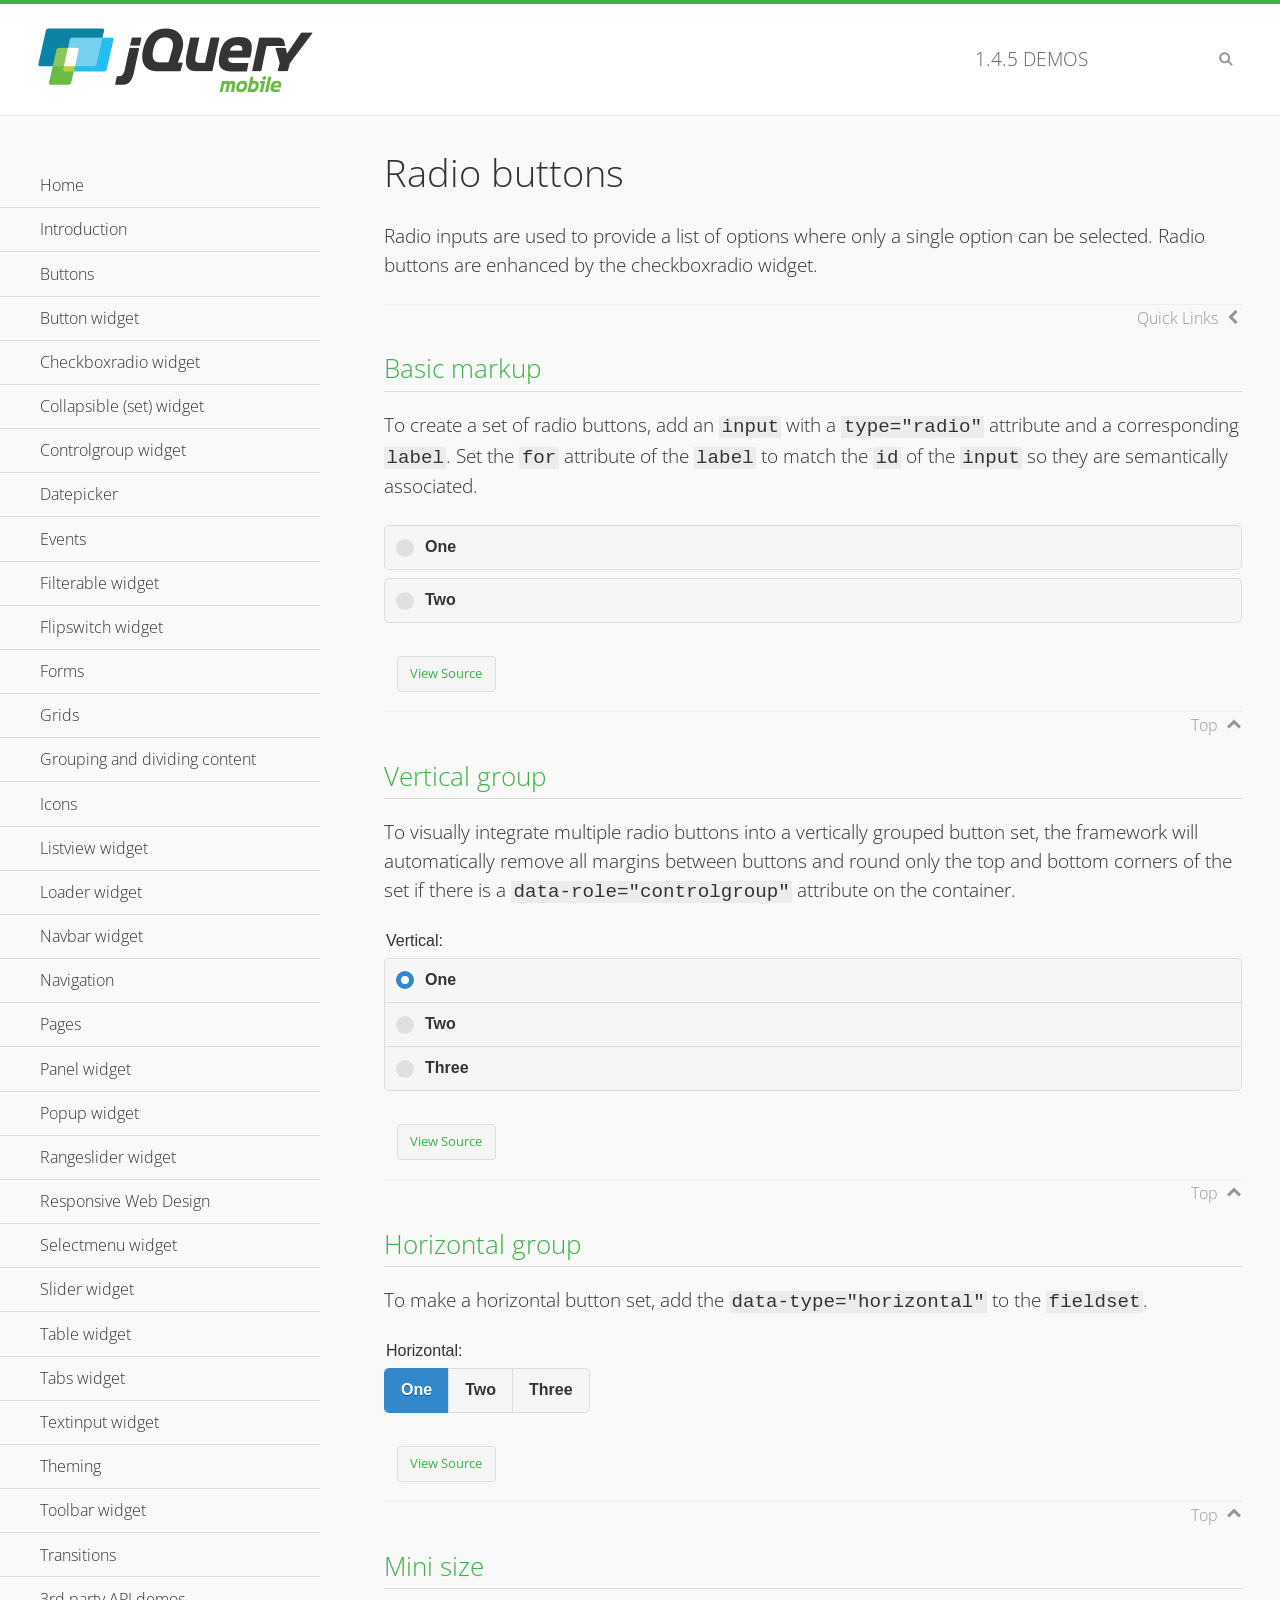
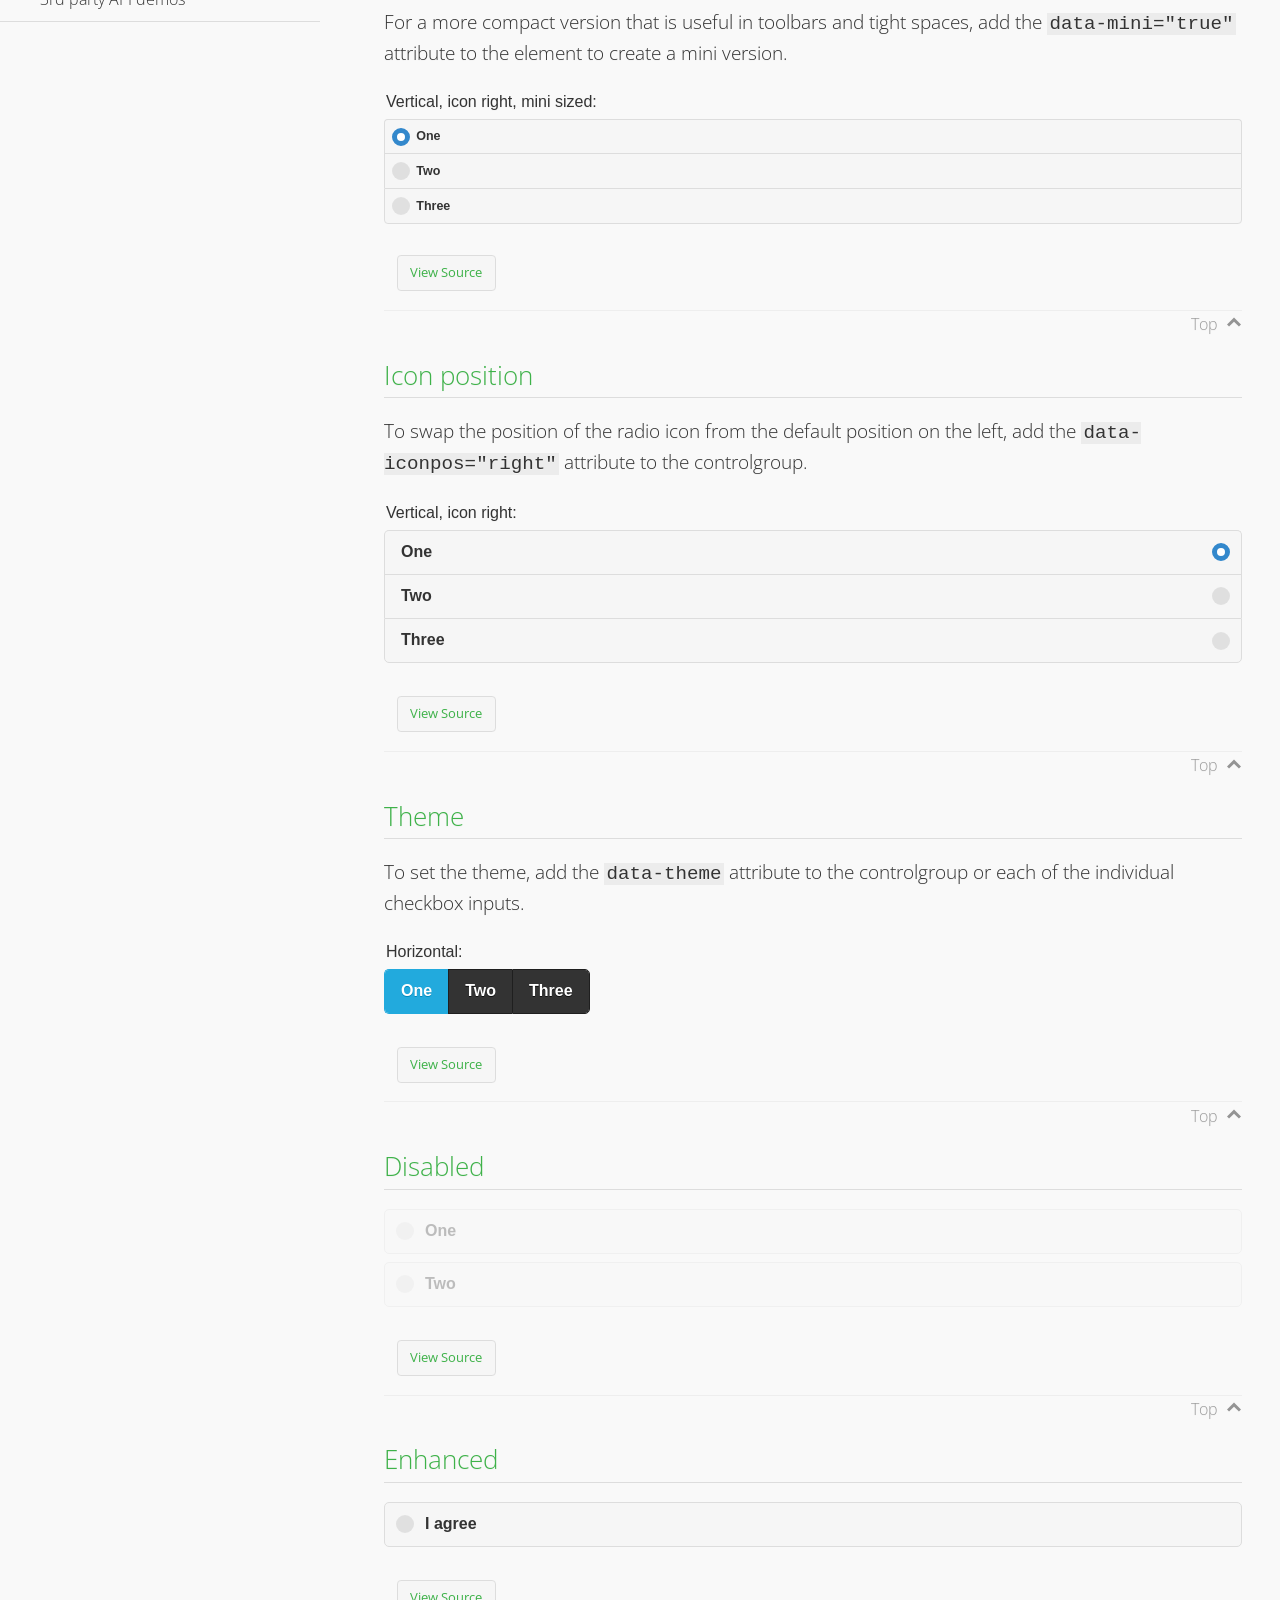
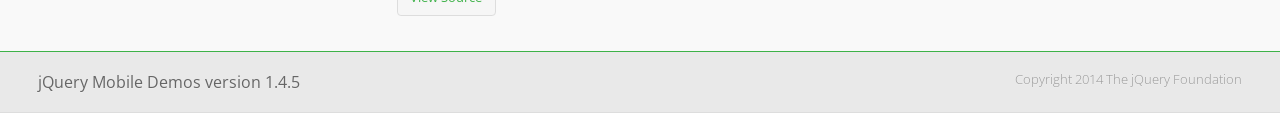
<file: node/publicConfig/jquery.mobile-1.4.5/demos/checkboxradio-radio/index.html>
<!DOCTYPE html>
<html>
<head>
	<meta charset="utf-8">
	<meta name="viewport" content="width=device-width, initial-scale=1">
	<title>Radio buttons - jQuery Mobile Demos</title>
	<link rel="shortcut icon" href="../favicon.ico">
	<link rel="stylesheet" href="http://fonts.googleapis.com/css?family=Open+Sans:300,400,700">
	<link rel="stylesheet" href="../css/themes/default/jquery.mobile-1.4.5.min.css">
	<link rel="stylesheet" href="../_assets/css/jqm-demos.css">
	<script src="../js/jquery.js"></script>
	<script src="../_assets/js/index.js"></script>
	<script src="../js/jquery.mobile-1.4.5.min.js"></script>
</head>
<body>
<div data-role="page" class="jqm-demos" data-quicklinks="true">

	<div data-role="header" class="jqm-header">
		<h2><a href="../" title="jQuery Mobile Demos home"><img src="../_assets/img/jquery-logo.png" alt="jQuery Mobile"></a></h2>
		<p><span class="jqm-version"></span> Demos</p>
		<a href="#" class="jqm-navmenu-link ui-btn ui-btn-icon-notext ui-corner-all ui-icon-bars ui-nodisc-icon ui-alt-icon ui-btn-left">Menu</a>
		<a href="#" class="jqm-search-link ui-btn ui-btn-icon-notext ui-corner-all ui-icon-search ui-nodisc-icon ui-alt-icon ui-btn-right">Search</a>
	</div><!-- /header -->

	<div role="main" class="ui-content jqm-content">

		<h1>Radio buttons</h1>

		<p>Radio inputs are used to provide a list of options where only a single option can be selected. Radio buttons are enhanced by the checkboxradio widget.</p>

		<h2>Basic markup</h2>

		<p>To create a set of radio buttons, add an <code>input</code> with a <code>type="radio"</code> attribute and a corresponding <code>label</code>. Set the <code>for</code> attribute of the <code>label</code> to match the <code>id</code> of the <code>input</code> so they are semantically associated.</p>

		<div data-demo-html="true">
			<form>
				<label>
					<input type="radio" name="radio-choice-0" id="radio-choice-0a">One
				</label>

				<label for="radio-choice-0b">Two</label>
				<input type="radio" name="radio-choice-0" id="radio-choice-0b" class="custom">
			</form>
		</div><!--/demo-html -->

		<h2>Vertical group</h2>

		<p>To visually integrate multiple radio buttons into a vertically grouped button set, the framework will automatically remove all margins between buttons and round only the top and bottom corners of the set if there is a <code> data-role="controlgroup"</code> attribute on the container.</p>

		<div data-demo-html="true">
			<form>
					<fieldset data-role="controlgroup">
					<legend>Vertical:</legend>
					<input type="radio" name="radio-choice-v-2" id="radio-choice-v-2a" value="on" checked="checked">
					<label for="radio-choice-v-2a">One</label>
					<input type="radio" name="radio-choice-v-2" id="radio-choice-v-2b" value="off">
					<label for="radio-choice-v-2b">Two</label>
					<input type="radio" name="radio-choice-v-2" id="radio-choice-v-2c" value="other">
					<label for="radio-choice-v-2c">Three</label>
				</fieldset>
			</form>
		</div><!--/demo-html -->

		<h2>Horizontal group</h2>

		<p>To make a horizontal button set, add the <code> data-type="horizontal"</code> to the <code>fieldset</code>.</p>

		<div data-demo-html="true">
			<form>
				<fieldset data-role="controlgroup" data-type="horizontal">
					<legend>Horizontal:</legend>
					<input type="radio" name="radio-choice-h-2" id="radio-choice-h-2a" value="on" checked="checked">
					<label for="radio-choice-h-2a">One</label>
					<input type="radio" name="radio-choice-h-2" id="radio-choice-h-2b" value="off">
					<label for="radio-choice-h-2b">Two</label>
					<input type="radio" name="radio-choice-h-2" id="radio-choice-h-2c" value="other">
					<label for="radio-choice-h-2c">Three</label>
				</fieldset>
			</form>
		</div><!--/demo-html -->

		<h2>Mini size</h2>

		<p>For a more compact version that is useful in toolbars and tight spaces, add the <code>data-mini="true"</code> attribute to the element to create a mini version. </p>

		<div data-demo-html="true">
			<form>
				<fieldset data-role="controlgroup" data-mini="true">
					<legend>Vertical, icon right, mini sized:</legend>
					<input type="radio" name="radio-choice-v-6" id="radio-choice-v-6a" value="on" checked="checked">
					<label for="radio-choice-v-6a">One</label>
					<input type="radio" name="radio-choice-v-6" id="radio-choice-v-6b" value="off">
					<label for="radio-choice-v-6b">Two</label>
					<input type="radio" name="radio-choice-v-6" id="radio-choice-v-6c" value="other">
					<label for="radio-choice-v-6c">Three</label>
				</fieldset>
			</form>
		</div><!--/demo-html -->

		<h2>Icon position</h2>

		<p>To swap the position of the radio icon from the default position on the left, add the <code>data-iconpos="right"</code> attribute to the controlgroup.</p>

		<div data-demo-html="true">
			<form>
				<fieldset data-role="controlgroup" data-iconpos="right">
					<legend>Vertical, icon right:</legend>
					<input type="radio" name="radio-choice-w-6" id="radio-choice-w-6a" value="on" checked="checked">
					<label for="radio-choice-w-6a">One</label>
					<input type="radio" name="radio-choice-w-6" id="radio-choice-w-6b" value="off">
					<label for="radio-choice-w-6b">Two</label>
					<input type="radio" name="radio-choice-w-6" id="radio-choice-w-6c" value="other">
					<label for="radio-choice-w-6c">Three</label>
				</fieldset>
			</form>
		</div><!--/demo-html -->

		<h2>Theme</h2>

		<p>To set the theme, add the <code>data-theme</code> attribute to the controlgroup or each of the individual checkbox inputs.</p>

		<div data-demo-html="true">
			<form>
				<fieldset data-role="controlgroup" data-theme="b" data-type="horizontal">
					<legend>Horizontal:</legend>
					<input type="radio" name="radio-choice-t-6" id="radio-choice-t-6a" value="on" checked="checked">
					<label for="radio-choice-t-6a">One</label>
					<input type="radio" name="radio-choice-t-6" id="radio-choice-t-6b" value="off">
					<label for="radio-choice-t-6b">Two</label>
					<input type="radio" name="radio-choice-t-6" id="radio-choice-t-6c" value="other">
					<label for="radio-choice-t-6c">Three</label>
				</fieldset>
			</form>
		</div><!--/demo-html -->

		<h2>Disabled</h2>

		<div data-demo-html="true">
			<form>
				<label>
					<input type="radio" name="radio-choice-7" id="radio-choice-7a" disabled="disabled">One
				</label>
				<label for="radio-choice-7b">Two</label>
				<input type="radio" name="radio-choice-7" id="radio-choice-7b" disabled="disabled">
			</form>
		</div><!--/demo-html -->

		<h2>Enhanced</h2>

		<div data-demo-html="true">
			<div class="ui-radio">
				<label for="radio-enhanced" class="ui-btn ui-corner-all ui-btn-inherit ui-btn-icon-left ui-radio-off">I agree</label>
				<input type="radio" name="radio-enhanced" id="radio-enhanced" data-enhanced="true">
			</div>
		</div><!--/demo-html -->

	</div><!-- /content -->
	    <div data-role="panel" class="jqm-navmenu-panel" data-position="left" data-display="overlay" data-theme="a">
	    	<ul class="jqm-list ui-alt-icon ui-nodisc-icon">
<li data-filtertext="demos homepage" data-icon="home"><a href=".././">Home</a></li>
<li data-filtertext="introduction overview getting started"><a href="../intro/" data-ajax="false">Introduction</a></li>
<li data-filtertext="buttons button markup buttonmarkup method anchor link button element"><a href="../button-markup/" data-ajax="false">Buttons</a></li>
<li data-filtertext="form button widget input button submit reset"><a href="../button/" data-ajax="false">Button widget</a></li>
<li data-role="collapsible" data-enhanced="true" data-collapsed-icon="carat-d" data-expanded-icon="carat-u" data-iconpos="right" data-inset="false" class="ui-collapsible ui-collapsible-themed-content ui-collapsible-collapsed">
	<h3 class="ui-collapsible-heading ui-collapsible-heading-collapsed">
		<a href="#" class="ui-collapsible-heading-toggle ui-btn ui-btn-icon-right ui-btn-inherit ui-icon-carat-d">
		    Checkboxradio widget<span class="ui-collapsible-heading-status"> click to expand contents</span>
		</a>
	</h3>
	<div class="ui-collapsible-content ui-body-inherit ui-collapsible-content-collapsed" aria-hidden="true">
		<ul>
			<li data-filtertext="form checkboxradio widget checkbox input checkboxes controlgroups"><a href="../checkboxradio-checkbox/" data-ajax="false">Checkboxes</a></li>
			<li data-filtertext="form checkboxradio widget radio input radio buttons controlgroups"><a href="../checkboxradio-radio/" data-ajax="false">Radio buttons</a></li>
		</ul>
	</div>
</li>
<li data-role="collapsible" data-enhanced="true" data-collapsed-icon="carat-d" data-expanded-icon="carat-u" data-iconpos="right" data-inset="false" class="ui-collapsible ui-collapsible-themed-content ui-collapsible-collapsed">
	<h3 class="ui-collapsible-heading ui-collapsible-heading-collapsed">
		<a href="#" class="ui-collapsible-heading-toggle ui-btn ui-btn-icon-right ui-btn-inherit ui-icon-carat-d">
			Collapsible (set) widget<span class="ui-collapsible-heading-status"> click to expand contents</span>
		</a>
	</h3>
	<div class="ui-collapsible-content ui-body-inherit ui-collapsible-content-collapsed" aria-hidden="true">
		<ul>
			<li data-filtertext="collapsibles content formatting"><a href="../collapsible/" data-ajax="false">Collapsible</a></li>
			<li data-filtertext="dynamic collapsible set accordion append expand"><a href="../collapsible-dynamic/" data-ajax="false">Dynamic collapsibles</a></li>
			<li data-filtertext="accordions collapsible set widget content formatting grouped collapsibles"><a href="../collapsibleset/" data-ajax="false">Collapsible set</a></li>
		</ul>
	</div>
</li>
<li data-role="collapsible" data-enhanced="true" data-collapsed-icon="carat-d" data-expanded-icon="carat-u" data-iconpos="right" data-inset="false" class="ui-collapsible ui-collapsible-themed-content ui-collapsible-collapsed">
	<h3 class="ui-collapsible-heading ui-collapsible-heading-collapsed">
		<a href="#" class="ui-collapsible-heading-toggle ui-btn ui-btn-icon-right ui-btn-inherit ui-icon-carat-d">
			Controlgroup widget<span class="ui-collapsible-heading-status"> click to expand contents</span>
		</a>
	</h3>
	<div class="ui-collapsible-content ui-body-inherit ui-collapsible-content-collapsed" aria-hidden="true">
		<ul>
			<li data-filtertext="controlgroups selectmenu checkboxradio input grouped buttons horizontal vertical"><a href="../controlgroup/" data-ajax="false">Controlgroup</a></li>
			<li data-filtertext="dynamic controlgroup dynamically add buttons"><a href="../controlgroup-dynamic/" data-ajax="false">Dynamic controlgroups</a></li>
		</ul>
	</div>
</li>
<li data-filtertext="form datepicker widget date input"><a href="../datepicker/" data-ajax="false">Datepicker</a></li>
<li data-role="collapsible" data-enhanced="true" data-collapsed-icon="carat-d" data-expanded-icon="carat-u" data-iconpos="right" data-inset="false" class="ui-collapsible ui-collapsible-themed-content ui-collapsible-collapsed">
	<h3 class="ui-collapsible-heading ui-collapsible-heading-collapsed">
		<a href="#" class="ui-collapsible-heading-toggle ui-btn ui-btn-icon-right ui-btn-inherit ui-icon-carat-d">
			Events<span class="ui-collapsible-heading-status"> click to expand contents</span>
		</a>
	</h3>
	<div class="ui-collapsible-content ui-body-inherit ui-collapsible-content-collapsed" aria-hidden="true">
		<ul>
			<li data-filtertext="swipe to delete list items listviews swipe events"><a href="../swipe-list/" data-ajax="false">Swipe list items</a></li>
			<li data-filtertext="swipe to navigate swipe page navigation swipe events"><a href="../swipe-page/" data-ajax="false">Swipe page navigation</a></li>
		</ul>
	</div>
</li>
<li data-filtertext="filterable filter elements sorting searching listview table"><a href="../filterable/" data-ajax="false">Filterable widget</a></li>
<li data-filtertext="form flipswitch widget flip toggle switch binary select checkbox input"><a href="../flipswitch/" data-ajax="false">Flipswitch widget</a></li>
<li data-role="collapsible" data-enhanced="true" data-collapsed-icon="carat-d" data-expanded-icon="carat-u" data-iconpos="right" data-inset="false" class="ui-collapsible ui-collapsible-themed-content ui-collapsible-collapsed">
	<h3 class="ui-collapsible-heading ui-collapsible-heading-collapsed">
		<a href="#" class="ui-collapsible-heading-toggle ui-btn ui-btn-icon-right ui-btn-inherit ui-icon-carat-d">
			Forms<span class="ui-collapsible-heading-status"> click to expand contents</span>
		</a>
	</h3>
	<div class="ui-collapsible-content ui-body-inherit ui-collapsible-content-collapsed" aria-hidden="true">
		<ul>
			<li data-filtertext="forms text checkbox radio range button submit reset inputs selects textarea slider flipswitch label form elements"><a href="../forms/" data-ajax="false">Forms</a></li>
			<li data-filtertext="form hide labels hidden accessible ui-hidden-accessible forms"><a href="../forms-label-hidden-accessible/" data-ajax="false">Hide labels</a></li>
			<li data-filtertext="form field containers fieldcontain ui-field-contain forms"><a href="../forms-field-contain/" data-ajax="false">Field containers</a></li>
			<li data-filtertext="forms disabled form elements"><a href="../forms-disabled/" data-ajax="false">Forms disabled</a></li>
			<li data-filtertext="forms gallery examples overview forms text checkbox radio range button submit reset inputs selects textarea slider flipswitch label form elements"><a href="../forms-gallery/" data-ajax="false">Forms gallery</a></li>
		</ul>
	</div>
</li>
<li data-role="collapsible" data-enhanced="true" data-collapsed-icon="carat-d" data-expanded-icon="carat-u" data-iconpos="right" data-inset="false" class="ui-collapsible ui-collapsible-themed-content ui-collapsible-collapsed">
	<h3 class="ui-collapsible-heading ui-collapsible-heading-collapsed">
		<a href="#" class="ui-collapsible-heading-toggle ui-btn ui-btn-icon-right ui-btn-inherit ui-icon-carat-d">
			Grids<span class="ui-collapsible-heading-status"> click to expand contents</span>
		</a>
	</h3>
	<div class="ui-collapsible-content ui-body-inherit ui-collapsible-content-collapsed" aria-hidden="true">
		<ul>
			<li data-filtertext="grids columns blocks content formatting rwd responsive css framework"><a href="../grids/" data-ajax="false">Grids</a></li>
			<li data-filtertext="buttons in grids css framework"><a href="../grids-buttons/" data-ajax="false">Buttons in grids</a></li>
			<li data-filtertext="custom responsive grids rwd css framework"><a href="../grids-custom-responsive/" data-ajax="false">Custom responsive grids</a></li>
		</ul>
	</div>
</li>
<li data-filtertext="blocks content formatting sections heading"><a href="../body-bar-classes/" data-ajax="false">Grouping and dividing content</a></li>
<li data-role="collapsible" data-enhanced="true" data-collapsed-icon="carat-d" data-expanded-icon="carat-u" data-iconpos="right" data-inset="false" class="ui-collapsible ui-collapsible-themed-content ui-collapsible-collapsed">
	<h3 class="ui-collapsible-heading ui-collapsible-heading-collapsed">
		<a href="#" class="ui-collapsible-heading-toggle ui-btn ui-btn-icon-right ui-btn-inherit ui-icon-carat-d">
			Icons<span class="ui-collapsible-heading-status"> click to expand contents</span>
		</a>
	</h3>
	<div class="ui-collapsible-content ui-body-inherit ui-collapsible-content-collapsed" aria-hidden="true">
		<ul>
			<li data-filtertext="button icons svg disc alt custom icon position"><a href="../icons/" data-ajax="false">Icons</a></li>
			<li data-filtertext=""><a href="../icons-grunticon/" data-ajax="false">Grunticon loader</a></li>
		</ul>
	</div>
</li>
<li data-role="collapsible" data-enhanced="true" data-collapsed-icon="carat-d" data-expanded-icon="carat-u" data-iconpos="right" data-inset="false" class="ui-collapsible ui-collapsible-themed-content ui-collapsible-collapsed">
	<h3 class="ui-collapsible-heading ui-collapsible-heading-collapsed">
		<a href="#" class="ui-collapsible-heading-toggle ui-btn ui-btn-icon-right ui-btn-inherit ui-icon-carat-d">
			Listview widget<span class="ui-collapsible-heading-status"> click to expand contents</span>
		</a>
	</h3>
	<div class="ui-collapsible-content ui-body-inherit ui-collapsible-content-collapsed" aria-hidden="true">
		<ul>
			<li data-filtertext="listview widget thumbnails icons nested split button collapsible ul ol"><a href="../listview/" data-ajax="false">Listview</a></li>
			<li data-filtertext="autocomplete filterable reveal listview filtertextbeforefilter placeholder"><a href="../listview-autocomplete/" data-ajax="false">Listview autocomplete</a></li>
			<li data-filtertext="autocomplete filterable reveal listview remote data filtertextbeforefilter placeholder"><a href="../listview-autocomplete-remote/" data-ajax="false">Listview autocomplete remote data</a></li>
			<li data-filtertext="autodividers anchor jump scroll linkbars listview lists ul ol"><a href="../listview-autodividers-linkbar/" data-ajax="false">Listview autodividers linkbar</a></li>
			<li data-filtertext="listview autodividers selector autodividersselector lists ul ol"><a href="../listview-autodividers-selector/" data-ajax="false">Listview autodividers selector</a></li>
			<li data-filtertext="listview nested list items"><a href="../listview-nested-lists/" data-ajax="false">Nested Listviews</a></li>
			<li data-filtertext="listview collapsible list items flat"><a href="../listview-collapsible-item-flat/" data-ajax="false">Listview collapsible list items (flat)</a></li>
			<li data-filtertext="listview collapsible list indented"><a href="../listview-collapsible-item-indented/" data-ajax="false">Listview collapsible list items (indented)</a></li>
			<li data-filtertext="grid listview responsive grids responsive listviews lists ul"><a href="../listview-grid/" data-ajax="false">Listview responsive grid</a></li>
		</ul>
	</div>
</li>
<li data-filtertext="loader widget page loading navigation overlay spinner"><a href="../loader/" data-ajax="false">Loader widget</a></li>
<li data-filtertext="navbar widget navmenu toolbars header footer"><a href="../navbar/" data-ajax="false">Navbar widget</a></li>
<li data-role="collapsible" data-enhanced="true" data-collapsed-icon="carat-d" data-expanded-icon="carat-u" data-iconpos="right" data-inset="false" class="ui-collapsible ui-collapsible-themed-content ui-collapsible-collapsed">
	<h3 class="ui-collapsible-heading ui-collapsible-heading-collapsed">
		<a href="#" class="ui-collapsible-heading-toggle ui-btn ui-btn-icon-right ui-btn-inherit ui-icon-carat-d">
			Navigation<span class="ui-collapsible-heading-status"> click to expand contents</span>
		</a>
	</h3>
	<div class="ui-collapsible-content ui-body-inherit ui-collapsible-content-collapsed" aria-hidden="true">
		<ul>
			<li data-filtertext="ajax navigation navigate widget history event method"><a href="../navigation/" data-ajax="false">Navigation</a></li>
			<li data-filtertext="linking pages page links navigation ajax prefetch cache"><a href="../navigation-linking-pages/" data-ajax="false">Linking pages</a></li>
			<!-- <li data-filtertext="php redirect server redirection server-side navigation"><a href="../navigation-php-redirect/" data-ajax="false">PHP redirect demo</a></li>-->
			<li data-filtertext="navigation redirection hash query"><a href="../navigation-hash-processing/" data-ajax="false">Hash processing demo</a></li>
			<li data-filtertext="navigation redirection hash query"><a href="../page-events/" data-ajax="false">Page Navigation Events</a></li>
		</ul>
	</div>
</li>
<li data-role="collapsible" data-enhanced="true" data-collapsed-icon="carat-d" data-expanded-icon="carat-u" data-iconpos="right" data-inset="false" class="ui-collapsible ui-collapsible-themed-content ui-collapsible-collapsed">
	<h3 class="ui-collapsible-heading ui-collapsible-heading-collapsed">
		<a href="#" class="ui-collapsible-heading-toggle ui-btn ui-btn-icon-right ui-btn-inherit ui-icon-carat-d">
			Pages<span class="ui-collapsible-heading-status"> click to expand contents</span>
		</a>
	</h3>
	<div class="ui-collapsible-content ui-body-inherit ui-collapsible-content-collapsed" aria-hidden="true">
		<ul>
			<li data-filtertext="pages page widget ajax navigation"><a href="../pages/" data-ajax="false">Pages</a></li>
			<li data-filtertext="single page"><a href="../pages-single-page/" data-ajax="false">Single page</a></li>
			<li data-filtertext="multipage multi-page page"><a href="../pages-multi-page/" data-ajax="false">Multi-page template</a></li>
			<li data-filtertext="dialog page widget modal popup"><a href="../pages-dialog/" data-ajax="false">Dialog page</a></li>
		</ul>
	</div>
</li>
<li data-role="collapsible" data-enhanced="true" data-collapsed-icon="carat-d" data-expanded-icon="carat-u" data-iconpos="right" data-inset="false" class="ui-collapsible ui-collapsible-themed-content ui-collapsible-collapsed">
	<h3 class="ui-collapsible-heading ui-collapsible-heading-collapsed">
		<a href="#" class="ui-collapsible-heading-toggle ui-btn ui-btn-icon-right ui-btn-inherit ui-icon-carat-d">
			Panel widget<span class="ui-collapsible-heading-status"> click to expand contents</span>
		</a>
	</h3>
	<div class="ui-collapsible-content ui-body-inherit ui-collapsible-content-collapsed" aria-hidden="true">
		<ul>
			<li data-filtertext="panel widget sliding panels reveal push overlay responsive"><a href="../panel/" data-ajax="false">Panel</a></li>
			<li data-filtertext=""><a href="../panel-external/" data-ajax="false">External panels</a></li>
			<li data-filtertext="panel "><a href="../panel-fixed/" data-ajax="false">Fixed panels</a></li>
			<li data-filtertext="panel slide panels sliding panels shadow rwd responsive breakpoint"><a href="../panel-responsive/" data-ajax="false">Panels responsive</a></li>
			<li data-filtertext="panel custom style custom panel width reveal shadow listview panel styling page background wrapper"><a href="../panel-styling/" data-ajax="false">Custom panel style</a></li>
			<li data-filtertext="panel open on swipe"><a href="../panel-swipe-open/" data-ajax="false">Panel open on swipe</a></li>
			<li data-filtertext="panels outside page internal external toolbars"><a href="../panel-external-internal/" data-ajax="false">Panel external and internal</a></li>
		</ul>
	</div>
</li>
<li data-role="collapsible" data-enhanced="true" data-collapsed-icon="carat-d" data-expanded-icon="carat-u" data-iconpos="right" data-inset="false" class="ui-collapsible ui-collapsible-themed-content ui-collapsible-collapsed">
	<h3 class="ui-collapsible-heading ui-collapsible-heading-collapsed">
		<a href="#" class="ui-collapsible-heading-toggle ui-btn ui-btn-icon-right ui-btn-inherit ui-icon-carat-d">
			Popup widget<span class="ui-collapsible-heading-status"> click to expand contents</span>
		</a>
	</h3>
	<div class="ui-collapsible-content ui-body-inherit ui-collapsible-content-collapsed" aria-hidden="true">
		<ul>
			<li data-filtertext="popup widget popups dialog modal transition tooltip lightbox form overlay screen flip pop fade transition"><a href="../popup/" data-ajax="false">Popup</a></li>
			<li data-filtertext="popup alignment position"><a href="../popup-alignment/" data-ajax="false">Popup alignment</a></li>
			<li data-filtertext="popup arrow size popups popover"><a href="../popup-arrow-size/" data-ajax="false">Popup arrow size</a></li>
			<li data-filtertext="dynamic popups popup images lightbox"><a href="../popup-dynamic/" data-ajax="false">Dynamic popups</a></li>
			<li data-filtertext="popups with iframes scaling"><a href="../popup-iframe/" data-ajax="false">Popups with iframes</a></li>
			<li data-filtertext="popup image scaling"><a href="../popup-image-scaling/" data-ajax="false">Popup image scaling</a></li>
			<li data-filtertext="external popup outside multi-page"><a href="../popup-outside-multipage/" data-ajax="false">Popup outside multi-page</a></li>
		</ul>
	</div>
</li>
<li data-filtertext="form rangeslider widget dual sliders dual handle sliders range input"><a href="../rangeslider/" data-ajax="false">Rangeslider widget</a></li>
<li data-filtertext="responsive web design rwd adaptive progressive enhancement PE accessible mobile breakpoints media query media queries"><a href="../rwd/" data-ajax="false">Responsive Web Design</a></li>
<li data-role="collapsible" data-enhanced="true" data-collapsed-icon="carat-d" data-expanded-icon="carat-u" data-iconpos="right" data-inset="false" class="ui-collapsible ui-collapsible-themed-content ui-collapsible-collapsed">
	<h3 class="ui-collapsible-heading ui-collapsible-heading-collapsed">
		<a href="#" class="ui-collapsible-heading-toggle ui-btn ui-btn-icon-right ui-btn-inherit ui-icon-carat-d">
			Selectmenu widget<span class="ui-collapsible-heading-status"> click to expand contents</span>
		</a>
	</h3>
	<div class="ui-collapsible-content ui-body-inherit ui-collapsible-content-collapsed" aria-hidden="true">
		<ul>
			<li data-filtertext="form selectmenu widget select input custom select menu selects"><a href="../selectmenu/" data-ajax="false">Selectmenu</a></li>
			<li data-filtertext="form custom select menu selectmenu widget custom menu option optgroup multiple selects"><a href="../selectmenu-custom/" data-ajax="false">Custom select menu</a></li>
			<li data-filtertext="filterable select filter popup dialog"><a href="../selectmenu-custom-filter/" data-ajax="false">Custom select menu with filter</a></li>
		</ul>
	</div>
</li>
<li data-role="collapsible" data-enhanced="true" data-collapsed-icon="carat-d" data-expanded-icon="carat-u" data-iconpos="right" data-inset="false" class="ui-collapsible ui-collapsible-themed-content ui-collapsible-collapsed">
	<h3 class="ui-collapsible-heading ui-collapsible-heading-collapsed">
		<a href="#" class="ui-collapsible-heading-toggle ui-btn ui-btn-icon-right ui-btn-inherit ui-icon-carat-d">
			Slider widget<span class="ui-collapsible-heading-status"> click to expand contents</span>
		</a>
	</h3>
	<div class="ui-collapsible-content ui-body-inherit ui-collapsible-content-collapsed" aria-hidden="true">
		<ul>
			<li data-filtertext="form slider widget range input single sliders"><a href="../slider/" data-ajax="false">Slider</a></li>
			<li data-filtertext="form slider widget flipswitch slider binary select flip toggle switch"><a href="../slider-flipswitch/" data-ajax="false">Slider flip toggle switch</a></li>
			<li data-filtertext="form slider tooltip handle value input range sliders"><a href="../slider-tooltip/" data-ajax="false">Slider tooltip</a></li>
		</ul>
	</div>
</li>
<li data-role="collapsible" data-enhanced="true" data-collapsed-icon="carat-d" data-expanded-icon="carat-u" data-iconpos="right" data-inset="false" class="ui-collapsible ui-collapsible-themed-content ui-collapsible-collapsed">
	<h3 class="ui-collapsible-heading ui-collapsible-heading-collapsed">
		<a href="#" class="ui-collapsible-heading-toggle ui-btn ui-btn-icon-right ui-btn-inherit ui-icon-carat-d">
			Table widget<span class="ui-collapsible-heading-status"> click to expand contents</span>
		</a>
	</h3>
	<div class="ui-collapsible-content ui-body-inherit ui-collapsible-content-collapsed" aria-hidden="true">
		<ul>
			<li data-filtertext="table widget reflow column toggle th td responsive tables rwd hide show tabular"><a href="../table-column-toggle/" data-ajax="false">Table Column Toggle</a></li>
			<li data-filtertext="table column toggle phone comparison demo"><a href="../table-column-toggle-example/" data-ajax="false">Table Column Toggle demo</a></li>
			<li data-filtertext="responsive tables table column toggle heading groups rwd breakpoint"><a href="../table-column-toggle-heading-groups/" data-ajax="false">Table Column Toggle heading groups</a></li>
			<li data-filtertext="responsive tables table column toggle hide rwd breakpoint customization options"><a href="../table-column-toggle-options/" data-ajax="false">Table Column Toggle options</a></li>
			<li data-filtertext="table reflow th td responsive rwd columns tabular"><a href="../table-reflow/" data-ajax="false">Table Reflow</a></li>
			<li data-filtertext="responsive tables table reflow heading groups rwd breakpoint"><a href="../table-reflow-heading-groups/" data-ajax="false">Table Reflow heading groups</a></li>
			<li data-filtertext="responsive tables table reflow stripes strokes table style"><a href="../table-reflow-stripes-strokes/" data-ajax="false">Table Reflow stripes and strokes</a></li>
			<li data-filtertext="responsive tables table reflow stack custom styles"><a href="../table-reflow-styling/" data-ajax="false">Table Reflow custom styles</a></li>
		</ul>
	</div>
</li>
<li data-filtertext="ui tabs widget"><a href="../tabs/" data-ajax="false">Tabs widget</a></li>
<li data-filtertext="form textinput widget text input textarea number date time tel email file color password"><a href="../textinput/" data-ajax="false">Textinput widget</a></li>
<li data-role="collapsible" data-enhanced="true" data-collapsed-icon="carat-d" data-expanded-icon="carat-u" data-iconpos="right" data-inset="false" class="ui-collapsible ui-collapsible-themed-content ui-collapsible-collapsed">
	<h3 class="ui-collapsible-heading ui-collapsible-heading-collapsed">
		<a href="#" class="ui-collapsible-heading-toggle ui-btn ui-btn-icon-right ui-btn-inherit ui-icon-carat-d">
			Theming<span class="ui-collapsible-heading-status"> click to expand contents</span>
		</a>
	</h3>
	<div class="ui-collapsible-content ui-body-inherit ui-collapsible-content-collapsed" aria-hidden="true">
		<ul>
			<li data-filtertext="default theme swatches theming style css"><a href="../theme-default/" data-ajax="false">Default theme</a></li>
			<li data-filtertext="classic theme old theme swatches theming style css"><a href="../theme-classic/" data-ajax="false">Classic theme</a></li>
		</ul>
	</div>
</li>
<li data-role="collapsible" data-enhanced="true" data-collapsed-icon="carat-d" data-expanded-icon="carat-u" data-iconpos="right" data-inset="false" class="ui-collapsible ui-collapsible-themed-content ui-collapsible-collapsed">
	<h3 class="ui-collapsible-heading ui-collapsible-heading-collapsed">
		<a href="#" class="ui-collapsible-heading-toggle ui-btn ui-btn-icon-right ui-btn-inherit ui-icon-carat-d">
			Toolbar widget<span class="ui-collapsible-heading-status"> click to expand contents</span>
		</a>
	</h3>
	<div class="ui-collapsible-content ui-body-inherit ui-collapsible-content-collapsed" aria-hidden="true">
		<ul>
			<li data-filtertext="toolbar widget header footer toolbars fixed fullscreen external sections"><a href="../toolbar/" data-ajax="false">Toolbar</a></li>
			<li data-filtertext="dynamic toolbars dynamically add toolbar header footer"><a href="../toolbar-dynamic/" data-ajax="false">Dynamic toolbars</a></li>
			<li data-filtertext="external toolbars header footer"><a href="../toolbar-external/" data-ajax="false">External toolbars</a></li>
			<li data-filtertext="fixed toolbars header footer"><a href="../toolbar-fixed/" data-ajax="false">Fixed toolbars</a></li>
			<li data-filtertext="fixed fullscreen toolbars header footer"><a href="../toolbar-fixed-fullscreen/" data-ajax="false">Fullscreen toolbars</a></li>
			<li data-filtertext="external fixed toolbars header footer"><a href="../toolbar-fixed-external/" data-ajax="false">Fixed external toolbars</a></li>
			<li data-filtertext="external persistent toolbars header footer navbar navmenu"><a href="../toolbar-fixed-persistent/" data-ajax="false">Persistent toolbars</a></li>
			<li data-filtertext="external ajax optimized toolbars persistent toolbars header footer navbar"><a href="../toolbar-fixed-persistent-optimized/" data-ajax="false">Ajax optimized toolbars</a></li>
			<li data-filtertext="form in toolbars header footer"><a href="../toolbar-fixed-forms/" data-ajax="false">Form in toolbar</a></li>
		</ul>
	</div>
</li>
<li data-filtertext="page transitions animated pages popup navigation flip slide fade pop"><a href="../transitions/" data-ajax="false">Transitions</a></li>
<li data-role="collapsible" data-enhanced="true" data-collapsed-icon="carat-d" data-expanded-icon="carat-u" data-iconpos="right" data-inset="false" class="ui-collapsible ui-collapsible-themed-content ui-collapsible-collapsed">
	<h3 class="ui-collapsible-heading ui-collapsible-heading-collapsed">
		<a href="#" class="ui-collapsible-heading-toggle ui-btn ui-btn-icon-right ui-btn-inherit ui-icon-carat-d">
			3rd party API demos<span class="ui-collapsible-heading-status"> click to expand contents</span>
		</a>
	</h3>
	<div class="ui-collapsible-content ui-body-inherit ui-collapsible-content-collapsed" aria-hidden="true">
		<ul>
			<li data-filtertext="backbone requirejs navigation router"><a href="../backbone-requirejs/" data-ajax="false">Backbone RequireJS</a></li>
			<li data-filtertext="google maps geolocation demo"><a href="../map-geolocation/" data-ajax="false">Google Maps geolocation</a></li>
			<li data-filtertext="google maps hybrid"><a href="../map-list-toggle/" data-ajax="false">Google Maps list toggle</a></li>
		</ul>
	</div>
</li>



		     </ul>
		</div><!-- /panel -->


	<div data-role="footer" data-position="fixed" data-tap-toggle="false" class="jqm-footer">
		<p>jQuery Mobile Demos version <span class="jqm-version"></span></p>
		<p>Copyright 2014 The jQuery Foundation</p>
	</div><!-- /footer -->
	<!-- TODO: This should become an external panel so we can add input to markup (unique ID) -->
    <div data-role="panel" class="jqm-search-panel" data-position="right" data-display="overlay" data-theme="a">
		<div class="jqm-search">
			<ul class="jqm-list" data-filter-placeholder="Search demos..." data-filter-reveal="true">
<li data-filtertext="demos homepage" data-icon="home"><a href=".././">Home</a></li>
<li data-filtertext="introduction overview getting started"><a href="../intro/" data-ajax="false">Introduction</a></li>
<li data-filtertext="buttons button markup buttonmarkup method anchor link button element"><a href="../button-markup/" data-ajax="false">Buttons</a></li>
<li data-filtertext="form button widget input button submit reset"><a href="../button/" data-ajax="false">Button widget</a></li>
<li data-role="collapsible" data-enhanced="true" data-collapsed-icon="carat-d" data-expanded-icon="carat-u" data-iconpos="right" data-inset="false" class="ui-collapsible ui-collapsible-themed-content ui-collapsible-collapsed">
	<h3 class="ui-collapsible-heading ui-collapsible-heading-collapsed">
		<a href="#" class="ui-collapsible-heading-toggle ui-btn ui-btn-icon-right ui-btn-inherit ui-icon-carat-d">
		    Checkboxradio widget<span class="ui-collapsible-heading-status"> click to expand contents</span>
		</a>
	</h3>
	<div class="ui-collapsible-content ui-body-inherit ui-collapsible-content-collapsed" aria-hidden="true">
		<ul>
			<li data-filtertext="form checkboxradio widget checkbox input checkboxes controlgroups"><a href="../checkboxradio-checkbox/" data-ajax="false">Checkboxes</a></li>
			<li data-filtertext="form checkboxradio widget radio input radio buttons controlgroups"><a href="../checkboxradio-radio/" data-ajax="false">Radio buttons</a></li>
		</ul>
	</div>
</li>
<li data-role="collapsible" data-enhanced="true" data-collapsed-icon="carat-d" data-expanded-icon="carat-u" data-iconpos="right" data-inset="false" class="ui-collapsible ui-collapsible-themed-content ui-collapsible-collapsed">
	<h3 class="ui-collapsible-heading ui-collapsible-heading-collapsed">
		<a href="#" class="ui-collapsible-heading-toggle ui-btn ui-btn-icon-right ui-btn-inherit ui-icon-carat-d">
			Collapsible (set) widget<span class="ui-collapsible-heading-status"> click to expand contents</span>
		</a>
	</h3>
	<div class="ui-collapsible-content ui-body-inherit ui-collapsible-content-collapsed" aria-hidden="true">
		<ul>
			<li data-filtertext="collapsibles content formatting"><a href="../collapsible/" data-ajax="false">Collapsible</a></li>
			<li data-filtertext="dynamic collapsible set accordion append expand"><a href="../collapsible-dynamic/" data-ajax="false">Dynamic collapsibles</a></li>
			<li data-filtertext="accordions collapsible set widget content formatting grouped collapsibles"><a href="../collapsibleset/" data-ajax="false">Collapsible set</a></li>
		</ul>
	</div>
</li>
<li data-role="collapsible" data-enhanced="true" data-collapsed-icon="carat-d" data-expanded-icon="carat-u" data-iconpos="right" data-inset="false" class="ui-collapsible ui-collapsible-themed-content ui-collapsible-collapsed">
	<h3 class="ui-collapsible-heading ui-collapsible-heading-collapsed">
		<a href="#" class="ui-collapsible-heading-toggle ui-btn ui-btn-icon-right ui-btn-inherit ui-icon-carat-d">
			Controlgroup widget<span class="ui-collapsible-heading-status"> click to expand contents</span>
		</a>
	</h3>
	<div class="ui-collapsible-content ui-body-inherit ui-collapsible-content-collapsed" aria-hidden="true">
		<ul>
			<li data-filtertext="controlgroups selectmenu checkboxradio input grouped buttons horizontal vertical"><a href="../controlgroup/" data-ajax="false">Controlgroup</a></li>
			<li data-filtertext="dynamic controlgroup dynamically add buttons"><a href="../controlgroup-dynamic/" data-ajax="false">Dynamic controlgroups</a></li>
		</ul>
	</div>
</li>
<li data-filtertext="form datepicker widget date input"><a href="../datepicker/" data-ajax="false">Datepicker</a></li>
<li data-role="collapsible" data-enhanced="true" data-collapsed-icon="carat-d" data-expanded-icon="carat-u" data-iconpos="right" data-inset="false" class="ui-collapsible ui-collapsible-themed-content ui-collapsible-collapsed">
	<h3 class="ui-collapsible-heading ui-collapsible-heading-collapsed">
		<a href="#" class="ui-collapsible-heading-toggle ui-btn ui-btn-icon-right ui-btn-inherit ui-icon-carat-d">
			Events<span class="ui-collapsible-heading-status"> click to expand contents</span>
		</a>
	</h3>
	<div class="ui-collapsible-content ui-body-inherit ui-collapsible-content-collapsed" aria-hidden="true">
		<ul>
			<li data-filtertext="swipe to delete list items listviews swipe events"><a href="../swipe-list/" data-ajax="false">Swipe list items</a></li>
			<li data-filtertext="swipe to navigate swipe page navigation swipe events"><a href="../swipe-page/" data-ajax="false">Swipe page navigation</a></li>
		</ul>
	</div>
</li>
<li data-filtertext="filterable filter elements sorting searching listview table"><a href="../filterable/" data-ajax="false">Filterable widget</a></li>
<li data-filtertext="form flipswitch widget flip toggle switch binary select checkbox input"><a href="../flipswitch/" data-ajax="false">Flipswitch widget</a></li>
<li data-role="collapsible" data-enhanced="true" data-collapsed-icon="carat-d" data-expanded-icon="carat-u" data-iconpos="right" data-inset="false" class="ui-collapsible ui-collapsible-themed-content ui-collapsible-collapsed">
	<h3 class="ui-collapsible-heading ui-collapsible-heading-collapsed">
		<a href="#" class="ui-collapsible-heading-toggle ui-btn ui-btn-icon-right ui-btn-inherit ui-icon-carat-d">
			Forms<span class="ui-collapsible-heading-status"> click to expand contents</span>
		</a>
	</h3>
	<div class="ui-collapsible-content ui-body-inherit ui-collapsible-content-collapsed" aria-hidden="true">
		<ul>
			<li data-filtertext="forms text checkbox radio range button submit reset inputs selects textarea slider flipswitch label form elements"><a href="../forms/" data-ajax="false">Forms</a></li>
			<li data-filtertext="form hide labels hidden accessible ui-hidden-accessible forms"><a href="../forms-label-hidden-accessible/" data-ajax="false">Hide labels</a></li>
			<li data-filtertext="form field containers fieldcontain ui-field-contain forms"><a href="../forms-field-contain/" data-ajax="false">Field containers</a></li>
			<li data-filtertext="forms disabled form elements"><a href="../forms-disabled/" data-ajax="false">Forms disabled</a></li>
			<li data-filtertext="forms gallery examples overview forms text checkbox radio range button submit reset inputs selects textarea slider flipswitch label form elements"><a href="../forms-gallery/" data-ajax="false">Forms gallery</a></li>
		</ul>
	</div>
</li>
<li data-role="collapsible" data-enhanced="true" data-collapsed-icon="carat-d" data-expanded-icon="carat-u" data-iconpos="right" data-inset="false" class="ui-collapsible ui-collapsible-themed-content ui-collapsible-collapsed">
	<h3 class="ui-collapsible-heading ui-collapsible-heading-collapsed">
		<a href="#" class="ui-collapsible-heading-toggle ui-btn ui-btn-icon-right ui-btn-inherit ui-icon-carat-d">
			Grids<span class="ui-collapsible-heading-status"> click to expand contents</span>
		</a>
	</h3>
	<div class="ui-collapsible-content ui-body-inherit ui-collapsible-content-collapsed" aria-hidden="true">
		<ul>
			<li data-filtertext="grids columns blocks content formatting rwd responsive css framework"><a href="../grids/" data-ajax="false">Grids</a></li>
			<li data-filtertext="buttons in grids css framework"><a href="../grids-buttons/" data-ajax="false">Buttons in grids</a></li>
			<li data-filtertext="custom responsive grids rwd css framework"><a href="../grids-custom-responsive/" data-ajax="false">Custom responsive grids</a></li>
		</ul>
	</div>
</li>
<li data-filtertext="blocks content formatting sections heading"><a href="../body-bar-classes/" data-ajax="false">Grouping and dividing content</a></li>
<li data-role="collapsible" data-enhanced="true" data-collapsed-icon="carat-d" data-expanded-icon="carat-u" data-iconpos="right" data-inset="false" class="ui-collapsible ui-collapsible-themed-content ui-collapsible-collapsed">
	<h3 class="ui-collapsible-heading ui-collapsible-heading-collapsed">
		<a href="#" class="ui-collapsible-heading-toggle ui-btn ui-btn-icon-right ui-btn-inherit ui-icon-carat-d">
			Icons<span class="ui-collapsible-heading-status"> click to expand contents</span>
		</a>
	</h3>
	<div class="ui-collapsible-content ui-body-inherit ui-collapsible-content-collapsed" aria-hidden="true">
		<ul>
			<li data-filtertext="button icons svg disc alt custom icon position"><a href="../icons/" data-ajax="false">Icons</a></li>
			<li data-filtertext=""><a href="../icons-grunticon/" data-ajax="false">Grunticon loader</a></li>
		</ul>
	</div>
</li>
<li data-role="collapsible" data-enhanced="true" data-collapsed-icon="carat-d" data-expanded-icon="carat-u" data-iconpos="right" data-inset="false" class="ui-collapsible ui-collapsible-themed-content ui-collapsible-collapsed">
	<h3 class="ui-collapsible-heading ui-collapsible-heading-collapsed">
		<a href="#" class="ui-collapsible-heading-toggle ui-btn ui-btn-icon-right ui-btn-inherit ui-icon-carat-d">
			Listview widget<span class="ui-collapsible-heading-status"> click to expand contents</span>
		</a>
	</h3>
	<div class="ui-collapsible-content ui-body-inherit ui-collapsible-content-collapsed" aria-hidden="true">
		<ul>
			<li data-filtertext="listview widget thumbnails icons nested split button collapsible ul ol"><a href="../listview/" data-ajax="false">Listview</a></li>
			<li data-filtertext="autocomplete filterable reveal listview filtertextbeforefilter placeholder"><a href="../listview-autocomplete/" data-ajax="false">Listview autocomplete</a></li>
			<li data-filtertext="autocomplete filterable reveal listview remote data filtertextbeforefilter placeholder"><a href="../listview-autocomplete-remote/" data-ajax="false">Listview autocomplete remote data</a></li>
			<li data-filtertext="autodividers anchor jump scroll linkbars listview lists ul ol"><a href="../listview-autodividers-linkbar/" data-ajax="false">Listview autodividers linkbar</a></li>
			<li data-filtertext="listview autodividers selector autodividersselector lists ul ol"><a href="../listview-autodividers-selector/" data-ajax="false">Listview autodividers selector</a></li>
			<li data-filtertext="listview nested list items"><a href="../listview-nested-lists/" data-ajax="false">Nested Listviews</a></li>
			<li data-filtertext="listview collapsible list items flat"><a href="../listview-collapsible-item-flat/" data-ajax="false">Listview collapsible list items (flat)</a></li>
			<li data-filtertext="listview collapsible list indented"><a href="../listview-collapsible-item-indented/" data-ajax="false">Listview collapsible list items (indented)</a></li>
			<li data-filtertext="grid listview responsive grids responsive listviews lists ul"><a href="../listview-grid/" data-ajax="false">Listview responsive grid</a></li>
		</ul>
	</div>
</li>
<li data-filtertext="loader widget page loading navigation overlay spinner"><a href="../loader/" data-ajax="false">Loader widget</a></li>
<li data-filtertext="navbar widget navmenu toolbars header footer"><a href="../navbar/" data-ajax="false">Navbar widget</a></li>
<li data-role="collapsible" data-enhanced="true" data-collapsed-icon="carat-d" data-expanded-icon="carat-u" data-iconpos="right" data-inset="false" class="ui-collapsible ui-collapsible-themed-content ui-collapsible-collapsed">
	<h3 class="ui-collapsible-heading ui-collapsible-heading-collapsed">
		<a href="#" class="ui-collapsible-heading-toggle ui-btn ui-btn-icon-right ui-btn-inherit ui-icon-carat-d">
			Navigation<span class="ui-collapsible-heading-status"> click to expand contents</span>
		</a>
	</h3>
	<div class="ui-collapsible-content ui-body-inherit ui-collapsible-content-collapsed" aria-hidden="true">
		<ul>
			<li data-filtertext="ajax navigation navigate widget history event method"><a href="../navigation/" data-ajax="false">Navigation</a></li>
			<li data-filtertext="linking pages page links navigation ajax prefetch cache"><a href="../navigation-linking-pages/" data-ajax="false">Linking pages</a></li>
			<!-- <li data-filtertext="php redirect server redirection server-side navigation"><a href="../navigation-php-redirect/" data-ajax="false">PHP redirect demo</a></li>-->
			<li data-filtertext="navigation redirection hash query"><a href="../navigation-hash-processing/" data-ajax="false">Hash processing demo</a></li>
			<li data-filtertext="navigation redirection hash query"><a href="../page-events/" data-ajax="false">Page Navigation Events</a></li>
		</ul>
	</div>
</li>
<li data-role="collapsible" data-enhanced="true" data-collapsed-icon="carat-d" data-expanded-icon="carat-u" data-iconpos="right" data-inset="false" class="ui-collapsible ui-collapsible-themed-content ui-collapsible-collapsed">
	<h3 class="ui-collapsible-heading ui-collapsible-heading-collapsed">
		<a href="#" class="ui-collapsible-heading-toggle ui-btn ui-btn-icon-right ui-btn-inherit ui-icon-carat-d">
			Pages<span class="ui-collapsible-heading-status"> click to expand contents</span>
		</a>
	</h3>
	<div class="ui-collapsible-content ui-body-inherit ui-collapsible-content-collapsed" aria-hidden="true">
		<ul>
			<li data-filtertext="pages page widget ajax navigation"><a href="../pages/" data-ajax="false">Pages</a></li>
			<li data-filtertext="single page"><a href="../pages-single-page/" data-ajax="false">Single page</a></li>
			<li data-filtertext="multipage multi-page page"><a href="../pages-multi-page/" data-ajax="false">Multi-page template</a></li>
			<li data-filtertext="dialog page widget modal popup"><a href="../pages-dialog/" data-ajax="false">Dialog page</a></li>
		</ul>
	</div>
</li>
<li data-role="collapsible" data-enhanced="true" data-collapsed-icon="carat-d" data-expanded-icon="carat-u" data-iconpos="right" data-inset="false" class="ui-collapsible ui-collapsible-themed-content ui-collapsible-collapsed">
	<h3 class="ui-collapsible-heading ui-collapsible-heading-collapsed">
		<a href="#" class="ui-collapsible-heading-toggle ui-btn ui-btn-icon-right ui-btn-inherit ui-icon-carat-d">
			Panel widget<span class="ui-collapsible-heading-status"> click to expand contents</span>
		</a>
	</h3>
	<div class="ui-collapsible-content ui-body-inherit ui-collapsible-content-collapsed" aria-hidden="true">
		<ul>
			<li data-filtertext="panel widget sliding panels reveal push overlay responsive"><a href="../panel/" data-ajax="false">Panel</a></li>
			<li data-filtertext=""><a href="../panel-external/" data-ajax="false">External panels</a></li>
			<li data-filtertext="panel "><a href="../panel-fixed/" data-ajax="false">Fixed panels</a></li>
			<li data-filtertext="panel slide panels sliding panels shadow rwd responsive breakpoint"><a href="../panel-responsive/" data-ajax="false">Panels responsive</a></li>
			<li data-filtertext="panel custom style custom panel width reveal shadow listview panel styling page background wrapper"><a href="../panel-styling/" data-ajax="false">Custom panel style</a></li>
			<li data-filtertext="panel open on swipe"><a href="../panel-swipe-open/" data-ajax="false">Panel open on swipe</a></li>
			<li data-filtertext="panels outside page internal external toolbars"><a href="../panel-external-internal/" data-ajax="false">Panel external and internal</a></li>
		</ul>
	</div>
</li>
<li data-role="collapsible" data-enhanced="true" data-collapsed-icon="carat-d" data-expanded-icon="carat-u" data-iconpos="right" data-inset="false" class="ui-collapsible ui-collapsible-themed-content ui-collapsible-collapsed">
	<h3 class="ui-collapsible-heading ui-collapsible-heading-collapsed">
		<a href="#" class="ui-collapsible-heading-toggle ui-btn ui-btn-icon-right ui-btn-inherit ui-icon-carat-d">
			Popup widget<span class="ui-collapsible-heading-status"> click to expand contents</span>
		</a>
	</h3>
	<div class="ui-collapsible-content ui-body-inherit ui-collapsible-content-collapsed" aria-hidden="true">
		<ul>
			<li data-filtertext="popup widget popups dialog modal transition tooltip lightbox form overlay screen flip pop fade transition"><a href="../popup/" data-ajax="false">Popup</a></li>
			<li data-filtertext="popup alignment position"><a href="../popup-alignment/" data-ajax="false">Popup alignment</a></li>
			<li data-filtertext="popup arrow size popups popover"><a href="../popup-arrow-size/" data-ajax="false">Popup arrow size</a></li>
			<li data-filtertext="dynamic popups popup images lightbox"><a href="../popup-dynamic/" data-ajax="false">Dynamic popups</a></li>
			<li data-filtertext="popups with iframes scaling"><a href="../popup-iframe/" data-ajax="false">Popups with iframes</a></li>
			<li data-filtertext="popup image scaling"><a href="../popup-image-scaling/" data-ajax="false">Popup image scaling</a></li>
			<li data-filtertext="external popup outside multi-page"><a href="../popup-outside-multipage/" data-ajax="false">Popup outside multi-page</a></li>
		</ul>
	</div>
</li>
<li data-filtertext="form rangeslider widget dual sliders dual handle sliders range input"><a href="../rangeslider/" data-ajax="false">Rangeslider widget</a></li>
<li data-filtertext="responsive web design rwd adaptive progressive enhancement PE accessible mobile breakpoints media query media queries"><a href="../rwd/" data-ajax="false">Responsive Web Design</a></li>
<li data-role="collapsible" data-enhanced="true" data-collapsed-icon="carat-d" data-expanded-icon="carat-u" data-iconpos="right" data-inset="false" class="ui-collapsible ui-collapsible-themed-content ui-collapsible-collapsed">
	<h3 class="ui-collapsible-heading ui-collapsible-heading-collapsed">
		<a href="#" class="ui-collapsible-heading-toggle ui-btn ui-btn-icon-right ui-btn-inherit ui-icon-carat-d">
			Selectmenu widget<span class="ui-collapsible-heading-status"> click to expand contents</span>
		</a>
	</h3>
	<div class="ui-collapsible-content ui-body-inherit ui-collapsible-content-collapsed" aria-hidden="true">
		<ul>
			<li data-filtertext="form selectmenu widget select input custom select menu selects"><a href="../selectmenu/" data-ajax="false">Selectmenu</a></li>
			<li data-filtertext="form custom select menu selectmenu widget custom menu option optgroup multiple selects"><a href="../selectmenu-custom/" data-ajax="false">Custom select menu</a></li>
			<li data-filtertext="filterable select filter popup dialog"><a href="../selectmenu-custom-filter/" data-ajax="false">Custom select menu with filter</a></li>
		</ul>
	</div>
</li>
<li data-role="collapsible" data-enhanced="true" data-collapsed-icon="carat-d" data-expanded-icon="carat-u" data-iconpos="right" data-inset="false" class="ui-collapsible ui-collapsible-themed-content ui-collapsible-collapsed">
	<h3 class="ui-collapsible-heading ui-collapsible-heading-collapsed">
		<a href="#" class="ui-collapsible-heading-toggle ui-btn ui-btn-icon-right ui-btn-inherit ui-icon-carat-d">
			Slider widget<span class="ui-collapsible-heading-status"> click to expand contents</span>
		</a>
	</h3>
	<div class="ui-collapsible-content ui-body-inherit ui-collapsible-content-collapsed" aria-hidden="true">
		<ul>
			<li data-filtertext="form slider widget range input single sliders"><a href="../slider/" data-ajax="false">Slider</a></li>
			<li data-filtertext="form slider widget flipswitch slider binary select flip toggle switch"><a href="../slider-flipswitch/" data-ajax="false">Slider flip toggle switch</a></li>
			<li data-filtertext="form slider tooltip handle value input range sliders"><a href="../slider-tooltip/" data-ajax="false">Slider tooltip</a></li>
		</ul>
	</div>
</li>
<li data-role="collapsible" data-enhanced="true" data-collapsed-icon="carat-d" data-expanded-icon="carat-u" data-iconpos="right" data-inset="false" class="ui-collapsible ui-collapsible-themed-content ui-collapsible-collapsed">
	<h3 class="ui-collapsible-heading ui-collapsible-heading-collapsed">
		<a href="#" class="ui-collapsible-heading-toggle ui-btn ui-btn-icon-right ui-btn-inherit ui-icon-carat-d">
			Table widget<span class="ui-collapsible-heading-status"> click to expand contents</span>
		</a>
	</h3>
	<div class="ui-collapsible-content ui-body-inherit ui-collapsible-content-collapsed" aria-hidden="true">
		<ul>
			<li data-filtertext="table widget reflow column toggle th td responsive tables rwd hide show tabular"><a href="../table-column-toggle/" data-ajax="false">Table Column Toggle</a></li>
			<li data-filtertext="table column toggle phone comparison demo"><a href="../table-column-toggle-example/" data-ajax="false">Table Column Toggle demo</a></li>
			<li data-filtertext="responsive tables table column toggle heading groups rwd breakpoint"><a href="../table-column-toggle-heading-groups/" data-ajax="false">Table Column Toggle heading groups</a></li>
			<li data-filtertext="responsive tables table column toggle hide rwd breakpoint customization options"><a href="../table-column-toggle-options/" data-ajax="false">Table Column Toggle options</a></li>
			<li data-filtertext="table reflow th td responsive rwd columns tabular"><a href="../table-reflow/" data-ajax="false">Table Reflow</a></li>
			<li data-filtertext="responsive tables table reflow heading groups rwd breakpoint"><a href="../table-reflow-heading-groups/" data-ajax="false">Table Reflow heading groups</a></li>
			<li data-filtertext="responsive tables table reflow stripes strokes table style"><a href="../table-reflow-stripes-strokes/" data-ajax="false">Table Reflow stripes and strokes</a></li>
			<li data-filtertext="responsive tables table reflow stack custom styles"><a href="../table-reflow-styling/" data-ajax="false">Table Reflow custom styles</a></li>
		</ul>
	</div>
</li>
<li data-filtertext="ui tabs widget"><a href="../tabs/" data-ajax="false">Tabs widget</a></li>
<li data-filtertext="form textinput widget text input textarea number date time tel email file color password"><a href="../textinput/" data-ajax="false">Textinput widget</a></li>
<li data-role="collapsible" data-enhanced="true" data-collapsed-icon="carat-d" data-expanded-icon="carat-u" data-iconpos="right" data-inset="false" class="ui-collapsible ui-collapsible-themed-content ui-collapsible-collapsed">
	<h3 class="ui-collapsible-heading ui-collapsible-heading-collapsed">
		<a href="#" class="ui-collapsible-heading-toggle ui-btn ui-btn-icon-right ui-btn-inherit ui-icon-carat-d">
			Theming<span class="ui-collapsible-heading-status"> click to expand contents</span>
		</a>
	</h3>
	<div class="ui-collapsible-content ui-body-inherit ui-collapsible-content-collapsed" aria-hidden="true">
		<ul>
			<li data-filtertext="default theme swatches theming style css"><a href="../theme-default/" data-ajax="false">Default theme</a></li>
			<li data-filtertext="classic theme old theme swatches theming style css"><a href="../theme-classic/" data-ajax="false">Classic theme</a></li>
		</ul>
	</div>
</li>
<li data-role="collapsible" data-enhanced="true" data-collapsed-icon="carat-d" data-expanded-icon="carat-u" data-iconpos="right" data-inset="false" class="ui-collapsible ui-collapsible-themed-content ui-collapsible-collapsed">
	<h3 class="ui-collapsible-heading ui-collapsible-heading-collapsed">
		<a href="#" class="ui-collapsible-heading-toggle ui-btn ui-btn-icon-right ui-btn-inherit ui-icon-carat-d">
			Toolbar widget<span class="ui-collapsible-heading-status"> click to expand contents</span>
		</a>
	</h3>
	<div class="ui-collapsible-content ui-body-inherit ui-collapsible-content-collapsed" aria-hidden="true">
		<ul>
			<li data-filtertext="toolbar widget header footer toolbars fixed fullscreen external sections"><a href="../toolbar/" data-ajax="false">Toolbar</a></li>
			<li data-filtertext="dynamic toolbars dynamically add toolbar header footer"><a href="../toolbar-dynamic/" data-ajax="false">Dynamic toolbars</a></li>
			<li data-filtertext="external toolbars header footer"><a href="../toolbar-external/" data-ajax="false">External toolbars</a></li>
			<li data-filtertext="fixed toolbars header footer"><a href="../toolbar-fixed/" data-ajax="false">Fixed toolbars</a></li>
			<li data-filtertext="fixed fullscreen toolbars header footer"><a href="../toolbar-fixed-fullscreen/" data-ajax="false">Fullscreen toolbars</a></li>
			<li data-filtertext="external fixed toolbars header footer"><a href="../toolbar-fixed-external/" data-ajax="false">Fixed external toolbars</a></li>
			<li data-filtertext="external persistent toolbars header footer navbar navmenu"><a href="../toolbar-fixed-persistent/" data-ajax="false">Persistent toolbars</a></li>
			<li data-filtertext="external ajax optimized toolbars persistent toolbars header footer navbar"><a href="../toolbar-fixed-persistent-optimized/" data-ajax="false">Ajax optimized toolbars</a></li>
			<li data-filtertext="form in toolbars header footer"><a href="../toolbar-fixed-forms/" data-ajax="false">Form in toolbar</a></li>
		</ul>
	</div>
</li>
<li data-filtertext="page transitions animated pages popup navigation flip slide fade pop"><a href="../transitions/" data-ajax="false">Transitions</a></li>
<li data-role="collapsible" data-enhanced="true" data-collapsed-icon="carat-d" data-expanded-icon="carat-u" data-iconpos="right" data-inset="false" class="ui-collapsible ui-collapsible-themed-content ui-collapsible-collapsed">
	<h3 class="ui-collapsible-heading ui-collapsible-heading-collapsed">
		<a href="#" class="ui-collapsible-heading-toggle ui-btn ui-btn-icon-right ui-btn-inherit ui-icon-carat-d">
			3rd party API demos<span class="ui-collapsible-heading-status"> click to expand contents</span>
		</a>
	</h3>
	<div class="ui-collapsible-content ui-body-inherit ui-collapsible-content-collapsed" aria-hidden="true">
		<ul>
			<li data-filtertext="backbone requirejs navigation router"><a href="../backbone-requirejs/" data-ajax="false">Backbone RequireJS</a></li>
			<li data-filtertext="google maps geolocation demo"><a href="../map-geolocation/" data-ajax="false">Google Maps geolocation</a></li>
			<li data-filtertext="google maps hybrid"><a href="../map-list-toggle/" data-ajax="false">Google Maps list toggle</a></li>
		</ul>
	</div>
</li>



			</ul>
		</div>
	</div><!-- /panel -->


</div><!-- /page -->

</body>
</html>
</file>
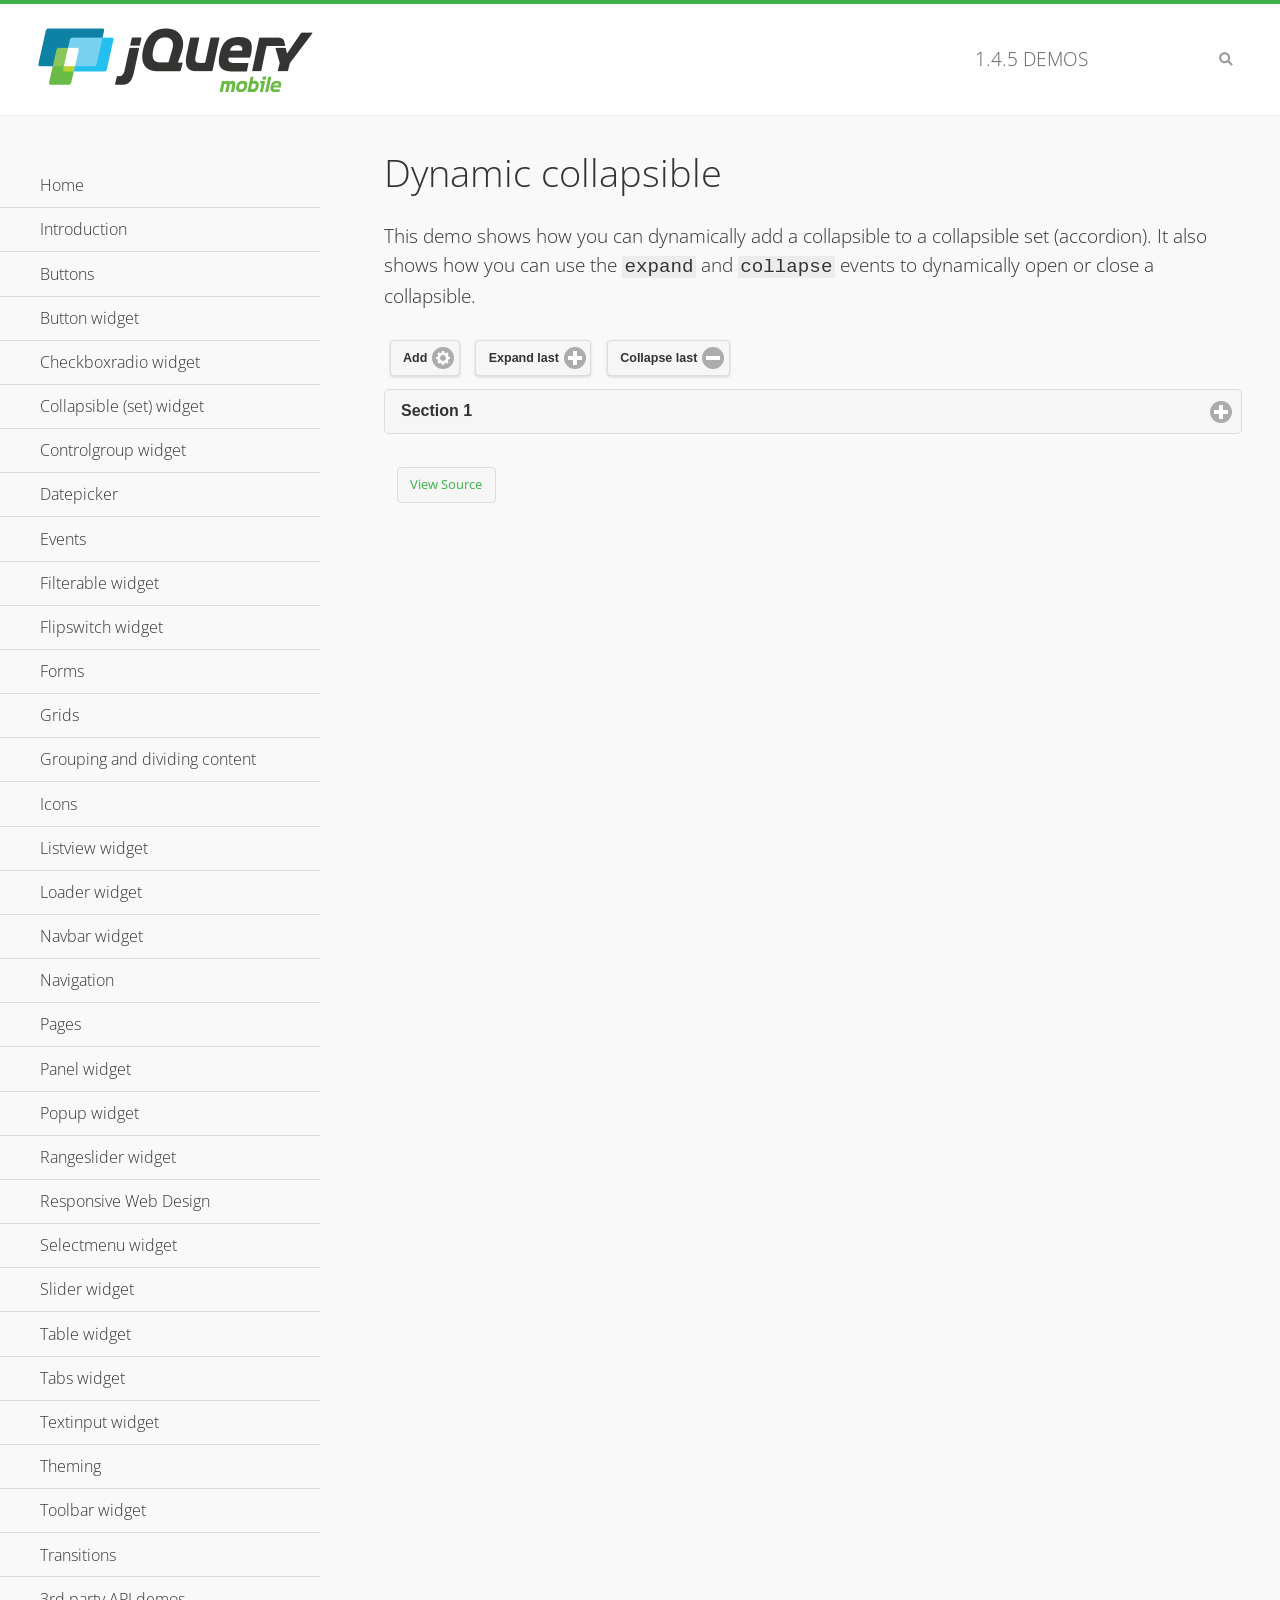
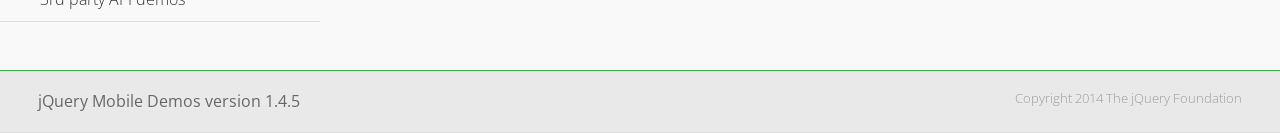
<file: node/publicConfig/jquery.mobile-1.4.5/demos/collapsible-dynamic/index.html>
<!DOCTYPE html>
<html>
<head>
	<meta charset="utf-8">
	<meta name="viewport" content="width=device-width, initial-scale=1">
	<title>Dynamic collapsible - jQuery Mobile Demos</title>
	<link rel="shortcut icon" href="../favicon.ico">
    <link rel="stylesheet" href="http://fonts.googleapis.com/css?family=Open+Sans:300,400,700">
	<link rel="stylesheet" href="../css/themes/default/jquery.mobile-1.4.5.min.css">
	<link rel="stylesheet" href="../_assets/css/jqm-demos.css">
	<script src="../js/jquery.js"></script>
	<script src="../_assets/js/index.js"></script>
	<script src="../js/jquery.mobile-1.4.5.min.js"></script>
	<script>
		$( document ).on( "pagecreate", function() {
			var nextId = 1;

			$("#add").click(function() {
				nextId++;
				var content = "<div data-role='collapsible' id='set" + nextId + "'><h3>Section " + nextId + "</h3><p>I am the collapsible content in a set so this feels like an accordion. I am hidden by default because I have the 'collapsed' state; you need to expand the header to see me.</p></div>";

				$( "#set" ).append( content ).collapsibleset( "refresh" );
			});

			$( "#expand" ).click(function() {
				$("#set").children(":last").collapsible( "expand" );
			});

			$( "#collapse" ).click(function() {
				$( "#set" ).children( ":last" ).collapsible( "collapse" );
			});
		});
	</script>
</head>
<body>
<div data-role="page" class="jqm-demos">

	<div data-role="header" class="jqm-header">
		<h2><a href="../" title="jQuery Mobile Demos home"><img src="../_assets/img/jquery-logo.png" alt="jQuery Mobile"></a></h2>
		<p><span class="jqm-version"></span> Demos</p>
		<a href="#" class="jqm-navmenu-link ui-btn ui-btn-icon-notext ui-corner-all ui-icon-bars ui-nodisc-icon ui-alt-icon ui-btn-left">Menu</a>
		<a href="#" class="jqm-search-link ui-btn ui-btn-icon-notext ui-corner-all ui-icon-search ui-nodisc-icon ui-alt-icon ui-btn-right">Search</a>
	</div><!-- /header -->

	<div role="main" class="ui-content jqm-content">

        <h1>Dynamic collapsible</h1>

        <p>This demo shows how you can dynamically add a collapsible to a collapsible set (accordion). It also shows how you can use the <code>expand</code> and <code>collapse</code> events to dynamically open or close a collapsible.</p>

        <div data-demo-html="true" data-demo-js="true">
            <button type="button" data-icon="gear" data-iconpos="right" data-mini="true" data-inline="true" id="add">Add</button>
            <button type="button" data-icon="plus" data-iconpos="right" data-mini="true" data-inline="true" id="expand">Expand last</button>
            <button type="button" data-icon="minus" data-iconpos="right" data-mini="true" data-inline="true" id="collapse">Collapse last</button>

            <div data-role="collapsibleset" data-content-theme="a" data-iconpos="right" id="set">
                <div data-role="collapsible" id="set1" data-collapsed="true">
                    <h3>Section 1</h3>
                    <p>I'm the collapsible content.</p>
                </div>
            </div>

        </div><!--/demo-html -->

	</div><!-- /content -->
	    <div data-role="panel" class="jqm-navmenu-panel" data-position="left" data-display="overlay" data-theme="a">
	    	<ul class="jqm-list ui-alt-icon ui-nodisc-icon">
<li data-filtertext="demos homepage" data-icon="home"><a href=".././">Home</a></li>
<li data-filtertext="introduction overview getting started"><a href="../intro/" data-ajax="false">Introduction</a></li>
<li data-filtertext="buttons button markup buttonmarkup method anchor link button element"><a href="../button-markup/" data-ajax="false">Buttons</a></li>
<li data-filtertext="form button widget input button submit reset"><a href="../button/" data-ajax="false">Button widget</a></li>
<li data-role="collapsible" data-enhanced="true" data-collapsed-icon="carat-d" data-expanded-icon="carat-u" data-iconpos="right" data-inset="false" class="ui-collapsible ui-collapsible-themed-content ui-collapsible-collapsed">
	<h3 class="ui-collapsible-heading ui-collapsible-heading-collapsed">
		<a href="#" class="ui-collapsible-heading-toggle ui-btn ui-btn-icon-right ui-btn-inherit ui-icon-carat-d">
		    Checkboxradio widget<span class="ui-collapsible-heading-status"> click to expand contents</span>
		</a>
	</h3>
	<div class="ui-collapsible-content ui-body-inherit ui-collapsible-content-collapsed" aria-hidden="true">
		<ul>
			<li data-filtertext="form checkboxradio widget checkbox input checkboxes controlgroups"><a href="../checkboxradio-checkbox/" data-ajax="false">Checkboxes</a></li>
			<li data-filtertext="form checkboxradio widget radio input radio buttons controlgroups"><a href="../checkboxradio-radio/" data-ajax="false">Radio buttons</a></li>
		</ul>
	</div>
</li>
<li data-role="collapsible" data-enhanced="true" data-collapsed-icon="carat-d" data-expanded-icon="carat-u" data-iconpos="right" data-inset="false" class="ui-collapsible ui-collapsible-themed-content ui-collapsible-collapsed">
	<h3 class="ui-collapsible-heading ui-collapsible-heading-collapsed">
		<a href="#" class="ui-collapsible-heading-toggle ui-btn ui-btn-icon-right ui-btn-inherit ui-icon-carat-d">
			Collapsible (set) widget<span class="ui-collapsible-heading-status"> click to expand contents</span>
		</a>
	</h3>
	<div class="ui-collapsible-content ui-body-inherit ui-collapsible-content-collapsed" aria-hidden="true">
		<ul>
			<li data-filtertext="collapsibles content formatting"><a href="../collapsible/" data-ajax="false">Collapsible</a></li>
			<li data-filtertext="dynamic collapsible set accordion append expand"><a href="../collapsible-dynamic/" data-ajax="false">Dynamic collapsibles</a></li>
			<li data-filtertext="accordions collapsible set widget content formatting grouped collapsibles"><a href="../collapsibleset/" data-ajax="false">Collapsible set</a></li>
		</ul>
	</div>
</li>
<li data-role="collapsible" data-enhanced="true" data-collapsed-icon="carat-d" data-expanded-icon="carat-u" data-iconpos="right" data-inset="false" class="ui-collapsible ui-collapsible-themed-content ui-collapsible-collapsed">
	<h3 class="ui-collapsible-heading ui-collapsible-heading-collapsed">
		<a href="#" class="ui-collapsible-heading-toggle ui-btn ui-btn-icon-right ui-btn-inherit ui-icon-carat-d">
			Controlgroup widget<span class="ui-collapsible-heading-status"> click to expand contents</span>
		</a>
	</h3>
	<div class="ui-collapsible-content ui-body-inherit ui-collapsible-content-collapsed" aria-hidden="true">
		<ul>
			<li data-filtertext="controlgroups selectmenu checkboxradio input grouped buttons horizontal vertical"><a href="../controlgroup/" data-ajax="false">Controlgroup</a></li>
			<li data-filtertext="dynamic controlgroup dynamically add buttons"><a href="../controlgroup-dynamic/" data-ajax="false">Dynamic controlgroups</a></li>
		</ul>
	</div>
</li>
<li data-filtertext="form datepicker widget date input"><a href="../datepicker/" data-ajax="false">Datepicker</a></li>
<li data-role="collapsible" data-enhanced="true" data-collapsed-icon="carat-d" data-expanded-icon="carat-u" data-iconpos="right" data-inset="false" class="ui-collapsible ui-collapsible-themed-content ui-collapsible-collapsed">
	<h3 class="ui-collapsible-heading ui-collapsible-heading-collapsed">
		<a href="#" class="ui-collapsible-heading-toggle ui-btn ui-btn-icon-right ui-btn-inherit ui-icon-carat-d">
			Events<span class="ui-collapsible-heading-status"> click to expand contents</span>
		</a>
	</h3>
	<div class="ui-collapsible-content ui-body-inherit ui-collapsible-content-collapsed" aria-hidden="true">
		<ul>
			<li data-filtertext="swipe to delete list items listviews swipe events"><a href="../swipe-list/" data-ajax="false">Swipe list items</a></li>
			<li data-filtertext="swipe to navigate swipe page navigation swipe events"><a href="../swipe-page/" data-ajax="false">Swipe page navigation</a></li>
		</ul>
	</div>
</li>
<li data-filtertext="filterable filter elements sorting searching listview table"><a href="../filterable/" data-ajax="false">Filterable widget</a></li>
<li data-filtertext="form flipswitch widget flip toggle switch binary select checkbox input"><a href="../flipswitch/" data-ajax="false">Flipswitch widget</a></li>
<li data-role="collapsible" data-enhanced="true" data-collapsed-icon="carat-d" data-expanded-icon="carat-u" data-iconpos="right" data-inset="false" class="ui-collapsible ui-collapsible-themed-content ui-collapsible-collapsed">
	<h3 class="ui-collapsible-heading ui-collapsible-heading-collapsed">
		<a href="#" class="ui-collapsible-heading-toggle ui-btn ui-btn-icon-right ui-btn-inherit ui-icon-carat-d">
			Forms<span class="ui-collapsible-heading-status"> click to expand contents</span>
		</a>
	</h3>
	<div class="ui-collapsible-content ui-body-inherit ui-collapsible-content-collapsed" aria-hidden="true">
		<ul>
			<li data-filtertext="forms text checkbox radio range button submit reset inputs selects textarea slider flipswitch label form elements"><a href="../forms/" data-ajax="false">Forms</a></li>
			<li data-filtertext="form hide labels hidden accessible ui-hidden-accessible forms"><a href="../forms-label-hidden-accessible/" data-ajax="false">Hide labels</a></li>
			<li data-filtertext="form field containers fieldcontain ui-field-contain forms"><a href="../forms-field-contain/" data-ajax="false">Field containers</a></li>
			<li data-filtertext="forms disabled form elements"><a href="../forms-disabled/" data-ajax="false">Forms disabled</a></li>
			<li data-filtertext="forms gallery examples overview forms text checkbox radio range button submit reset inputs selects textarea slider flipswitch label form elements"><a href="../forms-gallery/" data-ajax="false">Forms gallery</a></li>
		</ul>
	</div>
</li>
<li data-role="collapsible" data-enhanced="true" data-collapsed-icon="carat-d" data-expanded-icon="carat-u" data-iconpos="right" data-inset="false" class="ui-collapsible ui-collapsible-themed-content ui-collapsible-collapsed">
	<h3 class="ui-collapsible-heading ui-collapsible-heading-collapsed">
		<a href="#" class="ui-collapsible-heading-toggle ui-btn ui-btn-icon-right ui-btn-inherit ui-icon-carat-d">
			Grids<span class="ui-collapsible-heading-status"> click to expand contents</span>
		</a>
	</h3>
	<div class="ui-collapsible-content ui-body-inherit ui-collapsible-content-collapsed" aria-hidden="true">
		<ul>
			<li data-filtertext="grids columns blocks content formatting rwd responsive css framework"><a href="../grids/" data-ajax="false">Grids</a></li>
			<li data-filtertext="buttons in grids css framework"><a href="../grids-buttons/" data-ajax="false">Buttons in grids</a></li>
			<li data-filtertext="custom responsive grids rwd css framework"><a href="../grids-custom-responsive/" data-ajax="false">Custom responsive grids</a></li>
		</ul>
	</div>
</li>
<li data-filtertext="blocks content formatting sections heading"><a href="../body-bar-classes/" data-ajax="false">Grouping and dividing content</a></li>
<li data-role="collapsible" data-enhanced="true" data-collapsed-icon="carat-d" data-expanded-icon="carat-u" data-iconpos="right" data-inset="false" class="ui-collapsible ui-collapsible-themed-content ui-collapsible-collapsed">
	<h3 class="ui-collapsible-heading ui-collapsible-heading-collapsed">
		<a href="#" class="ui-collapsible-heading-toggle ui-btn ui-btn-icon-right ui-btn-inherit ui-icon-carat-d">
			Icons<span class="ui-collapsible-heading-status"> click to expand contents</span>
		</a>
	</h3>
	<div class="ui-collapsible-content ui-body-inherit ui-collapsible-content-collapsed" aria-hidden="true">
		<ul>
			<li data-filtertext="button icons svg disc alt custom icon position"><a href="../icons/" data-ajax="false">Icons</a></li>
			<li data-filtertext=""><a href="../icons-grunticon/" data-ajax="false">Grunticon loader</a></li>
		</ul>
	</div>
</li>
<li data-role="collapsible" data-enhanced="true" data-collapsed-icon="carat-d" data-expanded-icon="carat-u" data-iconpos="right" data-inset="false" class="ui-collapsible ui-collapsible-themed-content ui-collapsible-collapsed">
	<h3 class="ui-collapsible-heading ui-collapsible-heading-collapsed">
		<a href="#" class="ui-collapsible-heading-toggle ui-btn ui-btn-icon-right ui-btn-inherit ui-icon-carat-d">
			Listview widget<span class="ui-collapsible-heading-status"> click to expand contents</span>
		</a>
	</h3>
	<div class="ui-collapsible-content ui-body-inherit ui-collapsible-content-collapsed" aria-hidden="true">
		<ul>
			<li data-filtertext="listview widget thumbnails icons nested split button collapsible ul ol"><a href="../listview/" data-ajax="false">Listview</a></li>
			<li data-filtertext="autocomplete filterable reveal listview filtertextbeforefilter placeholder"><a href="../listview-autocomplete/" data-ajax="false">Listview autocomplete</a></li>
			<li data-filtertext="autocomplete filterable reveal listview remote data filtertextbeforefilter placeholder"><a href="../listview-autocomplete-remote/" data-ajax="false">Listview autocomplete remote data</a></li>
			<li data-filtertext="autodividers anchor jump scroll linkbars listview lists ul ol"><a href="../listview-autodividers-linkbar/" data-ajax="false">Listview autodividers linkbar</a></li>
			<li data-filtertext="listview autodividers selector autodividersselector lists ul ol"><a href="../listview-autodividers-selector/" data-ajax="false">Listview autodividers selector</a></li>
			<li data-filtertext="listview nested list items"><a href="../listview-nested-lists/" data-ajax="false">Nested Listviews</a></li>
			<li data-filtertext="listview collapsible list items flat"><a href="../listview-collapsible-item-flat/" data-ajax="false">Listview collapsible list items (flat)</a></li>
			<li data-filtertext="listview collapsible list indented"><a href="../listview-collapsible-item-indented/" data-ajax="false">Listview collapsible list items (indented)</a></li>
			<li data-filtertext="grid listview responsive grids responsive listviews lists ul"><a href="../listview-grid/" data-ajax="false">Listview responsive grid</a></li>
		</ul>
	</div>
</li>
<li data-filtertext="loader widget page loading navigation overlay spinner"><a href="../loader/" data-ajax="false">Loader widget</a></li>
<li data-filtertext="navbar widget navmenu toolbars header footer"><a href="../navbar/" data-ajax="false">Navbar widget</a></li>
<li data-role="collapsible" data-enhanced="true" data-collapsed-icon="carat-d" data-expanded-icon="carat-u" data-iconpos="right" data-inset="false" class="ui-collapsible ui-collapsible-themed-content ui-collapsible-collapsed">
	<h3 class="ui-collapsible-heading ui-collapsible-heading-collapsed">
		<a href="#" class="ui-collapsible-heading-toggle ui-btn ui-btn-icon-right ui-btn-inherit ui-icon-carat-d">
			Navigation<span class="ui-collapsible-heading-status"> click to expand contents</span>
		</a>
	</h3>
	<div class="ui-collapsible-content ui-body-inherit ui-collapsible-content-collapsed" aria-hidden="true">
		<ul>
			<li data-filtertext="ajax navigation navigate widget history event method"><a href="../navigation/" data-ajax="false">Navigation</a></li>
			<li data-filtertext="linking pages page links navigation ajax prefetch cache"><a href="../navigation-linking-pages/" data-ajax="false">Linking pages</a></li>
			<!-- <li data-filtertext="php redirect server redirection server-side navigation"><a href="../navigation-php-redirect/" data-ajax="false">PHP redirect demo</a></li>-->
			<li data-filtertext="navigation redirection hash query"><a href="../navigation-hash-processing/" data-ajax="false">Hash processing demo</a></li>
			<li data-filtertext="navigation redirection hash query"><a href="../page-events/" data-ajax="false">Page Navigation Events</a></li>
		</ul>
	</div>
</li>
<li data-role="collapsible" data-enhanced="true" data-collapsed-icon="carat-d" data-expanded-icon="carat-u" data-iconpos="right" data-inset="false" class="ui-collapsible ui-collapsible-themed-content ui-collapsible-collapsed">
	<h3 class="ui-collapsible-heading ui-collapsible-heading-collapsed">
		<a href="#" class="ui-collapsible-heading-toggle ui-btn ui-btn-icon-right ui-btn-inherit ui-icon-carat-d">
			Pages<span class="ui-collapsible-heading-status"> click to expand contents</span>
		</a>
	</h3>
	<div class="ui-collapsible-content ui-body-inherit ui-collapsible-content-collapsed" aria-hidden="true">
		<ul>
			<li data-filtertext="pages page widget ajax navigation"><a href="../pages/" data-ajax="false">Pages</a></li>
			<li data-filtertext="single page"><a href="../pages-single-page/" data-ajax="false">Single page</a></li>
			<li data-filtertext="multipage multi-page page"><a href="../pages-multi-page/" data-ajax="false">Multi-page template</a></li>
			<li data-filtertext="dialog page widget modal popup"><a href="../pages-dialog/" data-ajax="false">Dialog page</a></li>
		</ul>
	</div>
</li>
<li data-role="collapsible" data-enhanced="true" data-collapsed-icon="carat-d" data-expanded-icon="carat-u" data-iconpos="right" data-inset="false" class="ui-collapsible ui-collapsible-themed-content ui-collapsible-collapsed">
	<h3 class="ui-collapsible-heading ui-collapsible-heading-collapsed">
		<a href="#" class="ui-collapsible-heading-toggle ui-btn ui-btn-icon-right ui-btn-inherit ui-icon-carat-d">
			Panel widget<span class="ui-collapsible-heading-status"> click to expand contents</span>
		</a>
	</h3>
	<div class="ui-collapsible-content ui-body-inherit ui-collapsible-content-collapsed" aria-hidden="true">
		<ul>
			<li data-filtertext="panel widget sliding panels reveal push overlay responsive"><a href="../panel/" data-ajax="false">Panel</a></li>
			<li data-filtertext=""><a href="../panel-external/" data-ajax="false">External panels</a></li>
			<li data-filtertext="panel "><a href="../panel-fixed/" data-ajax="false">Fixed panels</a></li>
			<li data-filtertext="panel slide panels sliding panels shadow rwd responsive breakpoint"><a href="../panel-responsive/" data-ajax="false">Panels responsive</a></li>
			<li data-filtertext="panel custom style custom panel width reveal shadow listview panel styling page background wrapper"><a href="../panel-styling/" data-ajax="false">Custom panel style</a></li>
			<li data-filtertext="panel open on swipe"><a href="../panel-swipe-open/" data-ajax="false">Panel open on swipe</a></li>
			<li data-filtertext="panels outside page internal external toolbars"><a href="../panel-external-internal/" data-ajax="false">Panel external and internal</a></li>
		</ul>
	</div>
</li>
<li data-role="collapsible" data-enhanced="true" data-collapsed-icon="carat-d" data-expanded-icon="carat-u" data-iconpos="right" data-inset="false" class="ui-collapsible ui-collapsible-themed-content ui-collapsible-collapsed">
	<h3 class="ui-collapsible-heading ui-collapsible-heading-collapsed">
		<a href="#" class="ui-collapsible-heading-toggle ui-btn ui-btn-icon-right ui-btn-inherit ui-icon-carat-d">
			Popup widget<span class="ui-collapsible-heading-status"> click to expand contents</span>
		</a>
	</h3>
	<div class="ui-collapsible-content ui-body-inherit ui-collapsible-content-collapsed" aria-hidden="true">
		<ul>
			<li data-filtertext="popup widget popups dialog modal transition tooltip lightbox form overlay screen flip pop fade transition"><a href="../popup/" data-ajax="false">Popup</a></li>
			<li data-filtertext="popup alignment position"><a href="../popup-alignment/" data-ajax="false">Popup alignment</a></li>
			<li data-filtertext="popup arrow size popups popover"><a href="../popup-arrow-size/" data-ajax="false">Popup arrow size</a></li>
			<li data-filtertext="dynamic popups popup images lightbox"><a href="../popup-dynamic/" data-ajax="false">Dynamic popups</a></li>
			<li data-filtertext="popups with iframes scaling"><a href="../popup-iframe/" data-ajax="false">Popups with iframes</a></li>
			<li data-filtertext="popup image scaling"><a href="../popup-image-scaling/" data-ajax="false">Popup image scaling</a></li>
			<li data-filtertext="external popup outside multi-page"><a href="../popup-outside-multipage/" data-ajax="false">Popup outside multi-page</a></li>
		</ul>
	</div>
</li>
<li data-filtertext="form rangeslider widget dual sliders dual handle sliders range input"><a href="../rangeslider/" data-ajax="false">Rangeslider widget</a></li>
<li data-filtertext="responsive web design rwd adaptive progressive enhancement PE accessible mobile breakpoints media query media queries"><a href="../rwd/" data-ajax="false">Responsive Web Design</a></li>
<li data-role="collapsible" data-enhanced="true" data-collapsed-icon="carat-d" data-expanded-icon="carat-u" data-iconpos="right" data-inset="false" class="ui-collapsible ui-collapsible-themed-content ui-collapsible-collapsed">
	<h3 class="ui-collapsible-heading ui-collapsible-heading-collapsed">
		<a href="#" class="ui-collapsible-heading-toggle ui-btn ui-btn-icon-right ui-btn-inherit ui-icon-carat-d">
			Selectmenu widget<span class="ui-collapsible-heading-status"> click to expand contents</span>
		</a>
	</h3>
	<div class="ui-collapsible-content ui-body-inherit ui-collapsible-content-collapsed" aria-hidden="true">
		<ul>
			<li data-filtertext="form selectmenu widget select input custom select menu selects"><a href="../selectmenu/" data-ajax="false">Selectmenu</a></li>
			<li data-filtertext="form custom select menu selectmenu widget custom menu option optgroup multiple selects"><a href="../selectmenu-custom/" data-ajax="false">Custom select menu</a></li>
			<li data-filtertext="filterable select filter popup dialog"><a href="../selectmenu-custom-filter/" data-ajax="false">Custom select menu with filter</a></li>
		</ul>
	</div>
</li>
<li data-role="collapsible" data-enhanced="true" data-collapsed-icon="carat-d" data-expanded-icon="carat-u" data-iconpos="right" data-inset="false" class="ui-collapsible ui-collapsible-themed-content ui-collapsible-collapsed">
	<h3 class="ui-collapsible-heading ui-collapsible-heading-collapsed">
		<a href="#" class="ui-collapsible-heading-toggle ui-btn ui-btn-icon-right ui-btn-inherit ui-icon-carat-d">
			Slider widget<span class="ui-collapsible-heading-status"> click to expand contents</span>
		</a>
	</h3>
	<div class="ui-collapsible-content ui-body-inherit ui-collapsible-content-collapsed" aria-hidden="true">
		<ul>
			<li data-filtertext="form slider widget range input single sliders"><a href="../slider/" data-ajax="false">Slider</a></li>
			<li data-filtertext="form slider widget flipswitch slider binary select flip toggle switch"><a href="../slider-flipswitch/" data-ajax="false">Slider flip toggle switch</a></li>
			<li data-filtertext="form slider tooltip handle value input range sliders"><a href="../slider-tooltip/" data-ajax="false">Slider tooltip</a></li>
		</ul>
	</div>
</li>
<li data-role="collapsible" data-enhanced="true" data-collapsed-icon="carat-d" data-expanded-icon="carat-u" data-iconpos="right" data-inset="false" class="ui-collapsible ui-collapsible-themed-content ui-collapsible-collapsed">
	<h3 class="ui-collapsible-heading ui-collapsible-heading-collapsed">
		<a href="#" class="ui-collapsible-heading-toggle ui-btn ui-btn-icon-right ui-btn-inherit ui-icon-carat-d">
			Table widget<span class="ui-collapsible-heading-status"> click to expand contents</span>
		</a>
	</h3>
	<div class="ui-collapsible-content ui-body-inherit ui-collapsible-content-collapsed" aria-hidden="true">
		<ul>
			<li data-filtertext="table widget reflow column toggle th td responsive tables rwd hide show tabular"><a href="../table-column-toggle/" data-ajax="false">Table Column Toggle</a></li>
			<li data-filtertext="table column toggle phone comparison demo"><a href="../table-column-toggle-example/" data-ajax="false">Table Column Toggle demo</a></li>
			<li data-filtertext="responsive tables table column toggle heading groups rwd breakpoint"><a href="../table-column-toggle-heading-groups/" data-ajax="false">Table Column Toggle heading groups</a></li>
			<li data-filtertext="responsive tables table column toggle hide rwd breakpoint customization options"><a href="../table-column-toggle-options/" data-ajax="false">Table Column Toggle options</a></li>
			<li data-filtertext="table reflow th td responsive rwd columns tabular"><a href="../table-reflow/" data-ajax="false">Table Reflow</a></li>
			<li data-filtertext="responsive tables table reflow heading groups rwd breakpoint"><a href="../table-reflow-heading-groups/" data-ajax="false">Table Reflow heading groups</a></li>
			<li data-filtertext="responsive tables table reflow stripes strokes table style"><a href="../table-reflow-stripes-strokes/" data-ajax="false">Table Reflow stripes and strokes</a></li>
			<li data-filtertext="responsive tables table reflow stack custom styles"><a href="../table-reflow-styling/" data-ajax="false">Table Reflow custom styles</a></li>
		</ul>
	</div>
</li>
<li data-filtertext="ui tabs widget"><a href="../tabs/" data-ajax="false">Tabs widget</a></li>
<li data-filtertext="form textinput widget text input textarea number date time tel email file color password"><a href="../textinput/" data-ajax="false">Textinput widget</a></li>
<li data-role="collapsible" data-enhanced="true" data-collapsed-icon="carat-d" data-expanded-icon="carat-u" data-iconpos="right" data-inset="false" class="ui-collapsible ui-collapsible-themed-content ui-collapsible-collapsed">
	<h3 class="ui-collapsible-heading ui-collapsible-heading-collapsed">
		<a href="#" class="ui-collapsible-heading-toggle ui-btn ui-btn-icon-right ui-btn-inherit ui-icon-carat-d">
			Theming<span class="ui-collapsible-heading-status"> click to expand contents</span>
		</a>
	</h3>
	<div class="ui-collapsible-content ui-body-inherit ui-collapsible-content-collapsed" aria-hidden="true">
		<ul>
			<li data-filtertext="default theme swatches theming style css"><a href="../theme-default/" data-ajax="false">Default theme</a></li>
			<li data-filtertext="classic theme old theme swatches theming style css"><a href="../theme-classic/" data-ajax="false">Classic theme</a></li>
		</ul>
	</div>
</li>
<li data-role="collapsible" data-enhanced="true" data-collapsed-icon="carat-d" data-expanded-icon="carat-u" data-iconpos="right" data-inset="false" class="ui-collapsible ui-collapsible-themed-content ui-collapsible-collapsed">
	<h3 class="ui-collapsible-heading ui-collapsible-heading-collapsed">
		<a href="#" class="ui-collapsible-heading-toggle ui-btn ui-btn-icon-right ui-btn-inherit ui-icon-carat-d">
			Toolbar widget<span class="ui-collapsible-heading-status"> click to expand contents</span>
		</a>
	</h3>
	<div class="ui-collapsible-content ui-body-inherit ui-collapsible-content-collapsed" aria-hidden="true">
		<ul>
			<li data-filtertext="toolbar widget header footer toolbars fixed fullscreen external sections"><a href="../toolbar/" data-ajax="false">Toolbar</a></li>
			<li data-filtertext="dynamic toolbars dynamically add toolbar header footer"><a href="../toolbar-dynamic/" data-ajax="false">Dynamic toolbars</a></li>
			<li data-filtertext="external toolbars header footer"><a href="../toolbar-external/" data-ajax="false">External toolbars</a></li>
			<li data-filtertext="fixed toolbars header footer"><a href="../toolbar-fixed/" data-ajax="false">Fixed toolbars</a></li>
			<li data-filtertext="fixed fullscreen toolbars header footer"><a href="../toolbar-fixed-fullscreen/" data-ajax="false">Fullscreen toolbars</a></li>
			<li data-filtertext="external fixed toolbars header footer"><a href="../toolbar-fixed-external/" data-ajax="false">Fixed external toolbars</a></li>
			<li data-filtertext="external persistent toolbars header footer navbar navmenu"><a href="../toolbar-fixed-persistent/" data-ajax="false">Persistent toolbars</a></li>
			<li data-filtertext="external ajax optimized toolbars persistent toolbars header footer navbar"><a href="../toolbar-fixed-persistent-optimized/" data-ajax="false">Ajax optimized toolbars</a></li>
			<li data-filtertext="form in toolbars header footer"><a href="../toolbar-fixed-forms/" data-ajax="false">Form in toolbar</a></li>
		</ul>
	</div>
</li>
<li data-filtertext="page transitions animated pages popup navigation flip slide fade pop"><a href="../transitions/" data-ajax="false">Transitions</a></li>
<li data-role="collapsible" data-enhanced="true" data-collapsed-icon="carat-d" data-expanded-icon="carat-u" data-iconpos="right" data-inset="false" class="ui-collapsible ui-collapsible-themed-content ui-collapsible-collapsed">
	<h3 class="ui-collapsible-heading ui-collapsible-heading-collapsed">
		<a href="#" class="ui-collapsible-heading-toggle ui-btn ui-btn-icon-right ui-btn-inherit ui-icon-carat-d">
			3rd party API demos<span class="ui-collapsible-heading-status"> click to expand contents</span>
		</a>
	</h3>
	<div class="ui-collapsible-content ui-body-inherit ui-collapsible-content-collapsed" aria-hidden="true">
		<ul>
			<li data-filtertext="backbone requirejs navigation router"><a href="../backbone-requirejs/" data-ajax="false">Backbone RequireJS</a></li>
			<li data-filtertext="google maps geolocation demo"><a href="../map-geolocation/" data-ajax="false">Google Maps geolocation</a></li>
			<li data-filtertext="google maps hybrid"><a href="../map-list-toggle/" data-ajax="false">Google Maps list toggle</a></li>
		</ul>
	</div>
</li>



		     </ul>
		</div><!-- /panel -->


	<div data-role="footer" data-position="fixed" data-tap-toggle="false" class="jqm-footer">
		<p>jQuery Mobile Demos version <span class="jqm-version"></span></p>
		<p>Copyright 2014 The jQuery Foundation</p>
	</div><!-- /footer -->
	<!-- TODO: This should become an external panel so we can add input to markup (unique ID) -->
    <div data-role="panel" class="jqm-search-panel" data-position="right" data-display="overlay" data-theme="a">
		<div class="jqm-search">
			<ul class="jqm-list" data-filter-placeholder="Search demos..." data-filter-reveal="true">
<li data-filtertext="demos homepage" data-icon="home"><a href=".././">Home</a></li>
<li data-filtertext="introduction overview getting started"><a href="../intro/" data-ajax="false">Introduction</a></li>
<li data-filtertext="buttons button markup buttonmarkup method anchor link button element"><a href="../button-markup/" data-ajax="false">Buttons</a></li>
<li data-filtertext="form button widget input button submit reset"><a href="../button/" data-ajax="false">Button widget</a></li>
<li data-role="collapsible" data-enhanced="true" data-collapsed-icon="carat-d" data-expanded-icon="carat-u" data-iconpos="right" data-inset="false" class="ui-collapsible ui-collapsible-themed-content ui-collapsible-collapsed">
	<h3 class="ui-collapsible-heading ui-collapsible-heading-collapsed">
		<a href="#" class="ui-collapsible-heading-toggle ui-btn ui-btn-icon-right ui-btn-inherit ui-icon-carat-d">
		    Checkboxradio widget<span class="ui-collapsible-heading-status"> click to expand contents</span>
		</a>
	</h3>
	<div class="ui-collapsible-content ui-body-inherit ui-collapsible-content-collapsed" aria-hidden="true">
		<ul>
			<li data-filtertext="form checkboxradio widget checkbox input checkboxes controlgroups"><a href="../checkboxradio-checkbox/" data-ajax="false">Checkboxes</a></li>
			<li data-filtertext="form checkboxradio widget radio input radio buttons controlgroups"><a href="../checkboxradio-radio/" data-ajax="false">Radio buttons</a></li>
		</ul>
	</div>
</li>
<li data-role="collapsible" data-enhanced="true" data-collapsed-icon="carat-d" data-expanded-icon="carat-u" data-iconpos="right" data-inset="false" class="ui-collapsible ui-collapsible-themed-content ui-collapsible-collapsed">
	<h3 class="ui-collapsible-heading ui-collapsible-heading-collapsed">
		<a href="#" class="ui-collapsible-heading-toggle ui-btn ui-btn-icon-right ui-btn-inherit ui-icon-carat-d">
			Collapsible (set) widget<span class="ui-collapsible-heading-status"> click to expand contents</span>
		</a>
	</h3>
	<div class="ui-collapsible-content ui-body-inherit ui-collapsible-content-collapsed" aria-hidden="true">
		<ul>
			<li data-filtertext="collapsibles content formatting"><a href="../collapsible/" data-ajax="false">Collapsible</a></li>
			<li data-filtertext="dynamic collapsible set accordion append expand"><a href="../collapsible-dynamic/" data-ajax="false">Dynamic collapsibles</a></li>
			<li data-filtertext="accordions collapsible set widget content formatting grouped collapsibles"><a href="../collapsibleset/" data-ajax="false">Collapsible set</a></li>
		</ul>
	</div>
</li>
<li data-role="collapsible" data-enhanced="true" data-collapsed-icon="carat-d" data-expanded-icon="carat-u" data-iconpos="right" data-inset="false" class="ui-collapsible ui-collapsible-themed-content ui-collapsible-collapsed">
	<h3 class="ui-collapsible-heading ui-collapsible-heading-collapsed">
		<a href="#" class="ui-collapsible-heading-toggle ui-btn ui-btn-icon-right ui-btn-inherit ui-icon-carat-d">
			Controlgroup widget<span class="ui-collapsible-heading-status"> click to expand contents</span>
		</a>
	</h3>
	<div class="ui-collapsible-content ui-body-inherit ui-collapsible-content-collapsed" aria-hidden="true">
		<ul>
			<li data-filtertext="controlgroups selectmenu checkboxradio input grouped buttons horizontal vertical"><a href="../controlgroup/" data-ajax="false">Controlgroup</a></li>
			<li data-filtertext="dynamic controlgroup dynamically add buttons"><a href="../controlgroup-dynamic/" data-ajax="false">Dynamic controlgroups</a></li>
		</ul>
	</div>
</li>
<li data-filtertext="form datepicker widget date input"><a href="../datepicker/" data-ajax="false">Datepicker</a></li>
<li data-role="collapsible" data-enhanced="true" data-collapsed-icon="carat-d" data-expanded-icon="carat-u" data-iconpos="right" data-inset="false" class="ui-collapsible ui-collapsible-themed-content ui-collapsible-collapsed">
	<h3 class="ui-collapsible-heading ui-collapsible-heading-collapsed">
		<a href="#" class="ui-collapsible-heading-toggle ui-btn ui-btn-icon-right ui-btn-inherit ui-icon-carat-d">
			Events<span class="ui-collapsible-heading-status"> click to expand contents</span>
		</a>
	</h3>
	<div class="ui-collapsible-content ui-body-inherit ui-collapsible-content-collapsed" aria-hidden="true">
		<ul>
			<li data-filtertext="swipe to delete list items listviews swipe events"><a href="../swipe-list/" data-ajax="false">Swipe list items</a></li>
			<li data-filtertext="swipe to navigate swipe page navigation swipe events"><a href="../swipe-page/" data-ajax="false">Swipe page navigation</a></li>
		</ul>
	</div>
</li>
<li data-filtertext="filterable filter elements sorting searching listview table"><a href="../filterable/" data-ajax="false">Filterable widget</a></li>
<li data-filtertext="form flipswitch widget flip toggle switch binary select checkbox input"><a href="../flipswitch/" data-ajax="false">Flipswitch widget</a></li>
<li data-role="collapsible" data-enhanced="true" data-collapsed-icon="carat-d" data-expanded-icon="carat-u" data-iconpos="right" data-inset="false" class="ui-collapsible ui-collapsible-themed-content ui-collapsible-collapsed">
	<h3 class="ui-collapsible-heading ui-collapsible-heading-collapsed">
		<a href="#" class="ui-collapsible-heading-toggle ui-btn ui-btn-icon-right ui-btn-inherit ui-icon-carat-d">
			Forms<span class="ui-collapsible-heading-status"> click to expand contents</span>
		</a>
	</h3>
	<div class="ui-collapsible-content ui-body-inherit ui-collapsible-content-collapsed" aria-hidden="true">
		<ul>
			<li data-filtertext="forms text checkbox radio range button submit reset inputs selects textarea slider flipswitch label form elements"><a href="../forms/" data-ajax="false">Forms</a></li>
			<li data-filtertext="form hide labels hidden accessible ui-hidden-accessible forms"><a href="../forms-label-hidden-accessible/" data-ajax="false">Hide labels</a></li>
			<li data-filtertext="form field containers fieldcontain ui-field-contain forms"><a href="../forms-field-contain/" data-ajax="false">Field containers</a></li>
			<li data-filtertext="forms disabled form elements"><a href="../forms-disabled/" data-ajax="false">Forms disabled</a></li>
			<li data-filtertext="forms gallery examples overview forms text checkbox radio range button submit reset inputs selects textarea slider flipswitch label form elements"><a href="../forms-gallery/" data-ajax="false">Forms gallery</a></li>
		</ul>
	</div>
</li>
<li data-role="collapsible" data-enhanced="true" data-collapsed-icon="carat-d" data-expanded-icon="carat-u" data-iconpos="right" data-inset="false" class="ui-collapsible ui-collapsible-themed-content ui-collapsible-collapsed">
	<h3 class="ui-collapsible-heading ui-collapsible-heading-collapsed">
		<a href="#" class="ui-collapsible-heading-toggle ui-btn ui-btn-icon-right ui-btn-inherit ui-icon-carat-d">
			Grids<span class="ui-collapsible-heading-status"> click to expand contents</span>
		</a>
	</h3>
	<div class="ui-collapsible-content ui-body-inherit ui-collapsible-content-collapsed" aria-hidden="true">
		<ul>
			<li data-filtertext="grids columns blocks content formatting rwd responsive css framework"><a href="../grids/" data-ajax="false">Grids</a></li>
			<li data-filtertext="buttons in grids css framework"><a href="../grids-buttons/" data-ajax="false">Buttons in grids</a></li>
			<li data-filtertext="custom responsive grids rwd css framework"><a href="../grids-custom-responsive/" data-ajax="false">Custom responsive grids</a></li>
		</ul>
	</div>
</li>
<li data-filtertext="blocks content formatting sections heading"><a href="../body-bar-classes/" data-ajax="false">Grouping and dividing content</a></li>
<li data-role="collapsible" data-enhanced="true" data-collapsed-icon="carat-d" data-expanded-icon="carat-u" data-iconpos="right" data-inset="false" class="ui-collapsible ui-collapsible-themed-content ui-collapsible-collapsed">
	<h3 class="ui-collapsible-heading ui-collapsible-heading-collapsed">
		<a href="#" class="ui-collapsible-heading-toggle ui-btn ui-btn-icon-right ui-btn-inherit ui-icon-carat-d">
			Icons<span class="ui-collapsible-heading-status"> click to expand contents</span>
		</a>
	</h3>
	<div class="ui-collapsible-content ui-body-inherit ui-collapsible-content-collapsed" aria-hidden="true">
		<ul>
			<li data-filtertext="button icons svg disc alt custom icon position"><a href="../icons/" data-ajax="false">Icons</a></li>
			<li data-filtertext=""><a href="../icons-grunticon/" data-ajax="false">Grunticon loader</a></li>
		</ul>
	</div>
</li>
<li data-role="collapsible" data-enhanced="true" data-collapsed-icon="carat-d" data-expanded-icon="carat-u" data-iconpos="right" data-inset="false" class="ui-collapsible ui-collapsible-themed-content ui-collapsible-collapsed">
	<h3 class="ui-collapsible-heading ui-collapsible-heading-collapsed">
		<a href="#" class="ui-collapsible-heading-toggle ui-btn ui-btn-icon-right ui-btn-inherit ui-icon-carat-d">
			Listview widget<span class="ui-collapsible-heading-status"> click to expand contents</span>
		</a>
	</h3>
	<div class="ui-collapsible-content ui-body-inherit ui-collapsible-content-collapsed" aria-hidden="true">
		<ul>
			<li data-filtertext="listview widget thumbnails icons nested split button collapsible ul ol"><a href="../listview/" data-ajax="false">Listview</a></li>
			<li data-filtertext="autocomplete filterable reveal listview filtertextbeforefilter placeholder"><a href="../listview-autocomplete/" data-ajax="false">Listview autocomplete</a></li>
			<li data-filtertext="autocomplete filterable reveal listview remote data filtertextbeforefilter placeholder"><a href="../listview-autocomplete-remote/" data-ajax="false">Listview autocomplete remote data</a></li>
			<li data-filtertext="autodividers anchor jump scroll linkbars listview lists ul ol"><a href="../listview-autodividers-linkbar/" data-ajax="false">Listview autodividers linkbar</a></li>
			<li data-filtertext="listview autodividers selector autodividersselector lists ul ol"><a href="../listview-autodividers-selector/" data-ajax="false">Listview autodividers selector</a></li>
			<li data-filtertext="listview nested list items"><a href="../listview-nested-lists/" data-ajax="false">Nested Listviews</a></li>
			<li data-filtertext="listview collapsible list items flat"><a href="../listview-collapsible-item-flat/" data-ajax="false">Listview collapsible list items (flat)</a></li>
			<li data-filtertext="listview collapsible list indented"><a href="../listview-collapsible-item-indented/" data-ajax="false">Listview collapsible list items (indented)</a></li>
			<li data-filtertext="grid listview responsive grids responsive listviews lists ul"><a href="../listview-grid/" data-ajax="false">Listview responsive grid</a></li>
		</ul>
	</div>
</li>
<li data-filtertext="loader widget page loading navigation overlay spinner"><a href="../loader/" data-ajax="false">Loader widget</a></li>
<li data-filtertext="navbar widget navmenu toolbars header footer"><a href="../navbar/" data-ajax="false">Navbar widget</a></li>
<li data-role="collapsible" data-enhanced="true" data-collapsed-icon="carat-d" data-expanded-icon="carat-u" data-iconpos="right" data-inset="false" class="ui-collapsible ui-collapsible-themed-content ui-collapsible-collapsed">
	<h3 class="ui-collapsible-heading ui-collapsible-heading-collapsed">
		<a href="#" class="ui-collapsible-heading-toggle ui-btn ui-btn-icon-right ui-btn-inherit ui-icon-carat-d">
			Navigation<span class="ui-collapsible-heading-status"> click to expand contents</span>
		</a>
	</h3>
	<div class="ui-collapsible-content ui-body-inherit ui-collapsible-content-collapsed" aria-hidden="true">
		<ul>
			<li data-filtertext="ajax navigation navigate widget history event method"><a href="../navigation/" data-ajax="false">Navigation</a></li>
			<li data-filtertext="linking pages page links navigation ajax prefetch cache"><a href="../navigation-linking-pages/" data-ajax="false">Linking pages</a></li>
			<!-- <li data-filtertext="php redirect server redirection server-side navigation"><a href="../navigation-php-redirect/" data-ajax="false">PHP redirect demo</a></li>-->
			<li data-filtertext="navigation redirection hash query"><a href="../navigation-hash-processing/" data-ajax="false">Hash processing demo</a></li>
			<li data-filtertext="navigation redirection hash query"><a href="../page-events/" data-ajax="false">Page Navigation Events</a></li>
		</ul>
	</div>
</li>
<li data-role="collapsible" data-enhanced="true" data-collapsed-icon="carat-d" data-expanded-icon="carat-u" data-iconpos="right" data-inset="false" class="ui-collapsible ui-collapsible-themed-content ui-collapsible-collapsed">
	<h3 class="ui-collapsible-heading ui-collapsible-heading-collapsed">
		<a href="#" class="ui-collapsible-heading-toggle ui-btn ui-btn-icon-right ui-btn-inherit ui-icon-carat-d">
			Pages<span class="ui-collapsible-heading-status"> click to expand contents</span>
		</a>
	</h3>
	<div class="ui-collapsible-content ui-body-inherit ui-collapsible-content-collapsed" aria-hidden="true">
		<ul>
			<li data-filtertext="pages page widget ajax navigation"><a href="../pages/" data-ajax="false">Pages</a></li>
			<li data-filtertext="single page"><a href="../pages-single-page/" data-ajax="false">Single page</a></li>
			<li data-filtertext="multipage multi-page page"><a href="../pages-multi-page/" data-ajax="false">Multi-page template</a></li>
			<li data-filtertext="dialog page widget modal popup"><a href="../pages-dialog/" data-ajax="false">Dialog page</a></li>
		</ul>
	</div>
</li>
<li data-role="collapsible" data-enhanced="true" data-collapsed-icon="carat-d" data-expanded-icon="carat-u" data-iconpos="right" data-inset="false" class="ui-collapsible ui-collapsible-themed-content ui-collapsible-collapsed">
	<h3 class="ui-collapsible-heading ui-collapsible-heading-collapsed">
		<a href="#" class="ui-collapsible-heading-toggle ui-btn ui-btn-icon-right ui-btn-inherit ui-icon-carat-d">
			Panel widget<span class="ui-collapsible-heading-status"> click to expand contents</span>
		</a>
	</h3>
	<div class="ui-collapsible-content ui-body-inherit ui-collapsible-content-collapsed" aria-hidden="true">
		<ul>
			<li data-filtertext="panel widget sliding panels reveal push overlay responsive"><a href="../panel/" data-ajax="false">Panel</a></li>
			<li data-filtertext=""><a href="../panel-external/" data-ajax="false">External panels</a></li>
			<li data-filtertext="panel "><a href="../panel-fixed/" data-ajax="false">Fixed panels</a></li>
			<li data-filtertext="panel slide panels sliding panels shadow rwd responsive breakpoint"><a href="../panel-responsive/" data-ajax="false">Panels responsive</a></li>
			<li data-filtertext="panel custom style custom panel width reveal shadow listview panel styling page background wrapper"><a href="../panel-styling/" data-ajax="false">Custom panel style</a></li>
			<li data-filtertext="panel open on swipe"><a href="../panel-swipe-open/" data-ajax="false">Panel open on swipe</a></li>
			<li data-filtertext="panels outside page internal external toolbars"><a href="../panel-external-internal/" data-ajax="false">Panel external and internal</a></li>
		</ul>
	</div>
</li>
<li data-role="collapsible" data-enhanced="true" data-collapsed-icon="carat-d" data-expanded-icon="carat-u" data-iconpos="right" data-inset="false" class="ui-collapsible ui-collapsible-themed-content ui-collapsible-collapsed">
	<h3 class="ui-collapsible-heading ui-collapsible-heading-collapsed">
		<a href="#" class="ui-collapsible-heading-toggle ui-btn ui-btn-icon-right ui-btn-inherit ui-icon-carat-d">
			Popup widget<span class="ui-collapsible-heading-status"> click to expand contents</span>
		</a>
	</h3>
	<div class="ui-collapsible-content ui-body-inherit ui-collapsible-content-collapsed" aria-hidden="true">
		<ul>
			<li data-filtertext="popup widget popups dialog modal transition tooltip lightbox form overlay screen flip pop fade transition"><a href="../popup/" data-ajax="false">Popup</a></li>
			<li data-filtertext="popup alignment position"><a href="../popup-alignment/" data-ajax="false">Popup alignment</a></li>
			<li data-filtertext="popup arrow size popups popover"><a href="../popup-arrow-size/" data-ajax="false">Popup arrow size</a></li>
			<li data-filtertext="dynamic popups popup images lightbox"><a href="../popup-dynamic/" data-ajax="false">Dynamic popups</a></li>
			<li data-filtertext="popups with iframes scaling"><a href="../popup-iframe/" data-ajax="false">Popups with iframes</a></li>
			<li data-filtertext="popup image scaling"><a href="../popup-image-scaling/" data-ajax="false">Popup image scaling</a></li>
			<li data-filtertext="external popup outside multi-page"><a href="../popup-outside-multipage/" data-ajax="false">Popup outside multi-page</a></li>
		</ul>
	</div>
</li>
<li data-filtertext="form rangeslider widget dual sliders dual handle sliders range input"><a href="../rangeslider/" data-ajax="false">Rangeslider widget</a></li>
<li data-filtertext="responsive web design rwd adaptive progressive enhancement PE accessible mobile breakpoints media query media queries"><a href="../rwd/" data-ajax="false">Responsive Web Design</a></li>
<li data-role="collapsible" data-enhanced="true" data-collapsed-icon="carat-d" data-expanded-icon="carat-u" data-iconpos="right" data-inset="false" class="ui-collapsible ui-collapsible-themed-content ui-collapsible-collapsed">
	<h3 class="ui-collapsible-heading ui-collapsible-heading-collapsed">
		<a href="#" class="ui-collapsible-heading-toggle ui-btn ui-btn-icon-right ui-btn-inherit ui-icon-carat-d">
			Selectmenu widget<span class="ui-collapsible-heading-status"> click to expand contents</span>
		</a>
	</h3>
	<div class="ui-collapsible-content ui-body-inherit ui-collapsible-content-collapsed" aria-hidden="true">
		<ul>
			<li data-filtertext="form selectmenu widget select input custom select menu selects"><a href="../selectmenu/" data-ajax="false">Selectmenu</a></li>
			<li data-filtertext="form custom select menu selectmenu widget custom menu option optgroup multiple selects"><a href="../selectmenu-custom/" data-ajax="false">Custom select menu</a></li>
			<li data-filtertext="filterable select filter popup dialog"><a href="../selectmenu-custom-filter/" data-ajax="false">Custom select menu with filter</a></li>
		</ul>
	</div>
</li>
<li data-role="collapsible" data-enhanced="true" data-collapsed-icon="carat-d" data-expanded-icon="carat-u" data-iconpos="right" data-inset="false" class="ui-collapsible ui-collapsible-themed-content ui-collapsible-collapsed">
	<h3 class="ui-collapsible-heading ui-collapsible-heading-collapsed">
		<a href="#" class="ui-collapsible-heading-toggle ui-btn ui-btn-icon-right ui-btn-inherit ui-icon-carat-d">
			Slider widget<span class="ui-collapsible-heading-status"> click to expand contents</span>
		</a>
	</h3>
	<div class="ui-collapsible-content ui-body-inherit ui-collapsible-content-collapsed" aria-hidden="true">
		<ul>
			<li data-filtertext="form slider widget range input single sliders"><a href="../slider/" data-ajax="false">Slider</a></li>
			<li data-filtertext="form slider widget flipswitch slider binary select flip toggle switch"><a href="../slider-flipswitch/" data-ajax="false">Slider flip toggle switch</a></li>
			<li data-filtertext="form slider tooltip handle value input range sliders"><a href="../slider-tooltip/" data-ajax="false">Slider tooltip</a></li>
		</ul>
	</div>
</li>
<li data-role="collapsible" data-enhanced="true" data-collapsed-icon="carat-d" data-expanded-icon="carat-u" data-iconpos="right" data-inset="false" class="ui-collapsible ui-collapsible-themed-content ui-collapsible-collapsed">
	<h3 class="ui-collapsible-heading ui-collapsible-heading-collapsed">
		<a href="#" class="ui-collapsible-heading-toggle ui-btn ui-btn-icon-right ui-btn-inherit ui-icon-carat-d">
			Table widget<span class="ui-collapsible-heading-status"> click to expand contents</span>
		</a>
	</h3>
	<div class="ui-collapsible-content ui-body-inherit ui-collapsible-content-collapsed" aria-hidden="true">
		<ul>
			<li data-filtertext="table widget reflow column toggle th td responsive tables rwd hide show tabular"><a href="../table-column-toggle/" data-ajax="false">Table Column Toggle</a></li>
			<li data-filtertext="table column toggle phone comparison demo"><a href="../table-column-toggle-example/" data-ajax="false">Table Column Toggle demo</a></li>
			<li data-filtertext="responsive tables table column toggle heading groups rwd breakpoint"><a href="../table-column-toggle-heading-groups/" data-ajax="false">Table Column Toggle heading groups</a></li>
			<li data-filtertext="responsive tables table column toggle hide rwd breakpoint customization options"><a href="../table-column-toggle-options/" data-ajax="false">Table Column Toggle options</a></li>
			<li data-filtertext="table reflow th td responsive rwd columns tabular"><a href="../table-reflow/" data-ajax="false">Table Reflow</a></li>
			<li data-filtertext="responsive tables table reflow heading groups rwd breakpoint"><a href="../table-reflow-heading-groups/" data-ajax="false">Table Reflow heading groups</a></li>
			<li data-filtertext="responsive tables table reflow stripes strokes table style"><a href="../table-reflow-stripes-strokes/" data-ajax="false">Table Reflow stripes and strokes</a></li>
			<li data-filtertext="responsive tables table reflow stack custom styles"><a href="../table-reflow-styling/" data-ajax="false">Table Reflow custom styles</a></li>
		</ul>
	</div>
</li>
<li data-filtertext="ui tabs widget"><a href="../tabs/" data-ajax="false">Tabs widget</a></li>
<li data-filtertext="form textinput widget text input textarea number date time tel email file color password"><a href="../textinput/" data-ajax="false">Textinput widget</a></li>
<li data-role="collapsible" data-enhanced="true" data-collapsed-icon="carat-d" data-expanded-icon="carat-u" data-iconpos="right" data-inset="false" class="ui-collapsible ui-collapsible-themed-content ui-collapsible-collapsed">
	<h3 class="ui-collapsible-heading ui-collapsible-heading-collapsed">
		<a href="#" class="ui-collapsible-heading-toggle ui-btn ui-btn-icon-right ui-btn-inherit ui-icon-carat-d">
			Theming<span class="ui-collapsible-heading-status"> click to expand contents</span>
		</a>
	</h3>
	<div class="ui-collapsible-content ui-body-inherit ui-collapsible-content-collapsed" aria-hidden="true">
		<ul>
			<li data-filtertext="default theme swatches theming style css"><a href="../theme-default/" data-ajax="false">Default theme</a></li>
			<li data-filtertext="classic theme old theme swatches theming style css"><a href="../theme-classic/" data-ajax="false">Classic theme</a></li>
		</ul>
	</div>
</li>
<li data-role="collapsible" data-enhanced="true" data-collapsed-icon="carat-d" data-expanded-icon="carat-u" data-iconpos="right" data-inset="false" class="ui-collapsible ui-collapsible-themed-content ui-collapsible-collapsed">
	<h3 class="ui-collapsible-heading ui-collapsible-heading-collapsed">
		<a href="#" class="ui-collapsible-heading-toggle ui-btn ui-btn-icon-right ui-btn-inherit ui-icon-carat-d">
			Toolbar widget<span class="ui-collapsible-heading-status"> click to expand contents</span>
		</a>
	</h3>
	<div class="ui-collapsible-content ui-body-inherit ui-collapsible-content-collapsed" aria-hidden="true">
		<ul>
			<li data-filtertext="toolbar widget header footer toolbars fixed fullscreen external sections"><a href="../toolbar/" data-ajax="false">Toolbar</a></li>
			<li data-filtertext="dynamic toolbars dynamically add toolbar header footer"><a href="../toolbar-dynamic/" data-ajax="false">Dynamic toolbars</a></li>
			<li data-filtertext="external toolbars header footer"><a href="../toolbar-external/" data-ajax="false">External toolbars</a></li>
			<li data-filtertext="fixed toolbars header footer"><a href="../toolbar-fixed/" data-ajax="false">Fixed toolbars</a></li>
			<li data-filtertext="fixed fullscreen toolbars header footer"><a href="../toolbar-fixed-fullscreen/" data-ajax="false">Fullscreen toolbars</a></li>
			<li data-filtertext="external fixed toolbars header footer"><a href="../toolbar-fixed-external/" data-ajax="false">Fixed external toolbars</a></li>
			<li data-filtertext="external persistent toolbars header footer navbar navmenu"><a href="../toolbar-fixed-persistent/" data-ajax="false">Persistent toolbars</a></li>
			<li data-filtertext="external ajax optimized toolbars persistent toolbars header footer navbar"><a href="../toolbar-fixed-persistent-optimized/" data-ajax="false">Ajax optimized toolbars</a></li>
			<li data-filtertext="form in toolbars header footer"><a href="../toolbar-fixed-forms/" data-ajax="false">Form in toolbar</a></li>
		</ul>
	</div>
</li>
<li data-filtertext="page transitions animated pages popup navigation flip slide fade pop"><a href="../transitions/" data-ajax="false">Transitions</a></li>
<li data-role="collapsible" data-enhanced="true" data-collapsed-icon="carat-d" data-expanded-icon="carat-u" data-iconpos="right" data-inset="false" class="ui-collapsible ui-collapsible-themed-content ui-collapsible-collapsed">
	<h3 class="ui-collapsible-heading ui-collapsible-heading-collapsed">
		<a href="#" class="ui-collapsible-heading-toggle ui-btn ui-btn-icon-right ui-btn-inherit ui-icon-carat-d">
			3rd party API demos<span class="ui-collapsible-heading-status"> click to expand contents</span>
		</a>
	</h3>
	<div class="ui-collapsible-content ui-body-inherit ui-collapsible-content-collapsed" aria-hidden="true">
		<ul>
			<li data-filtertext="backbone requirejs navigation router"><a href="../backbone-requirejs/" data-ajax="false">Backbone RequireJS</a></li>
			<li data-filtertext="google maps geolocation demo"><a href="../map-geolocation/" data-ajax="false">Google Maps geolocation</a></li>
			<li data-filtertext="google maps hybrid"><a href="../map-list-toggle/" data-ajax="false">Google Maps list toggle</a></li>
		</ul>
	</div>
</li>



			</ul>
		</div>
	</div><!-- /panel -->


</div><!-- /page -->

</body>
</html>
</file>
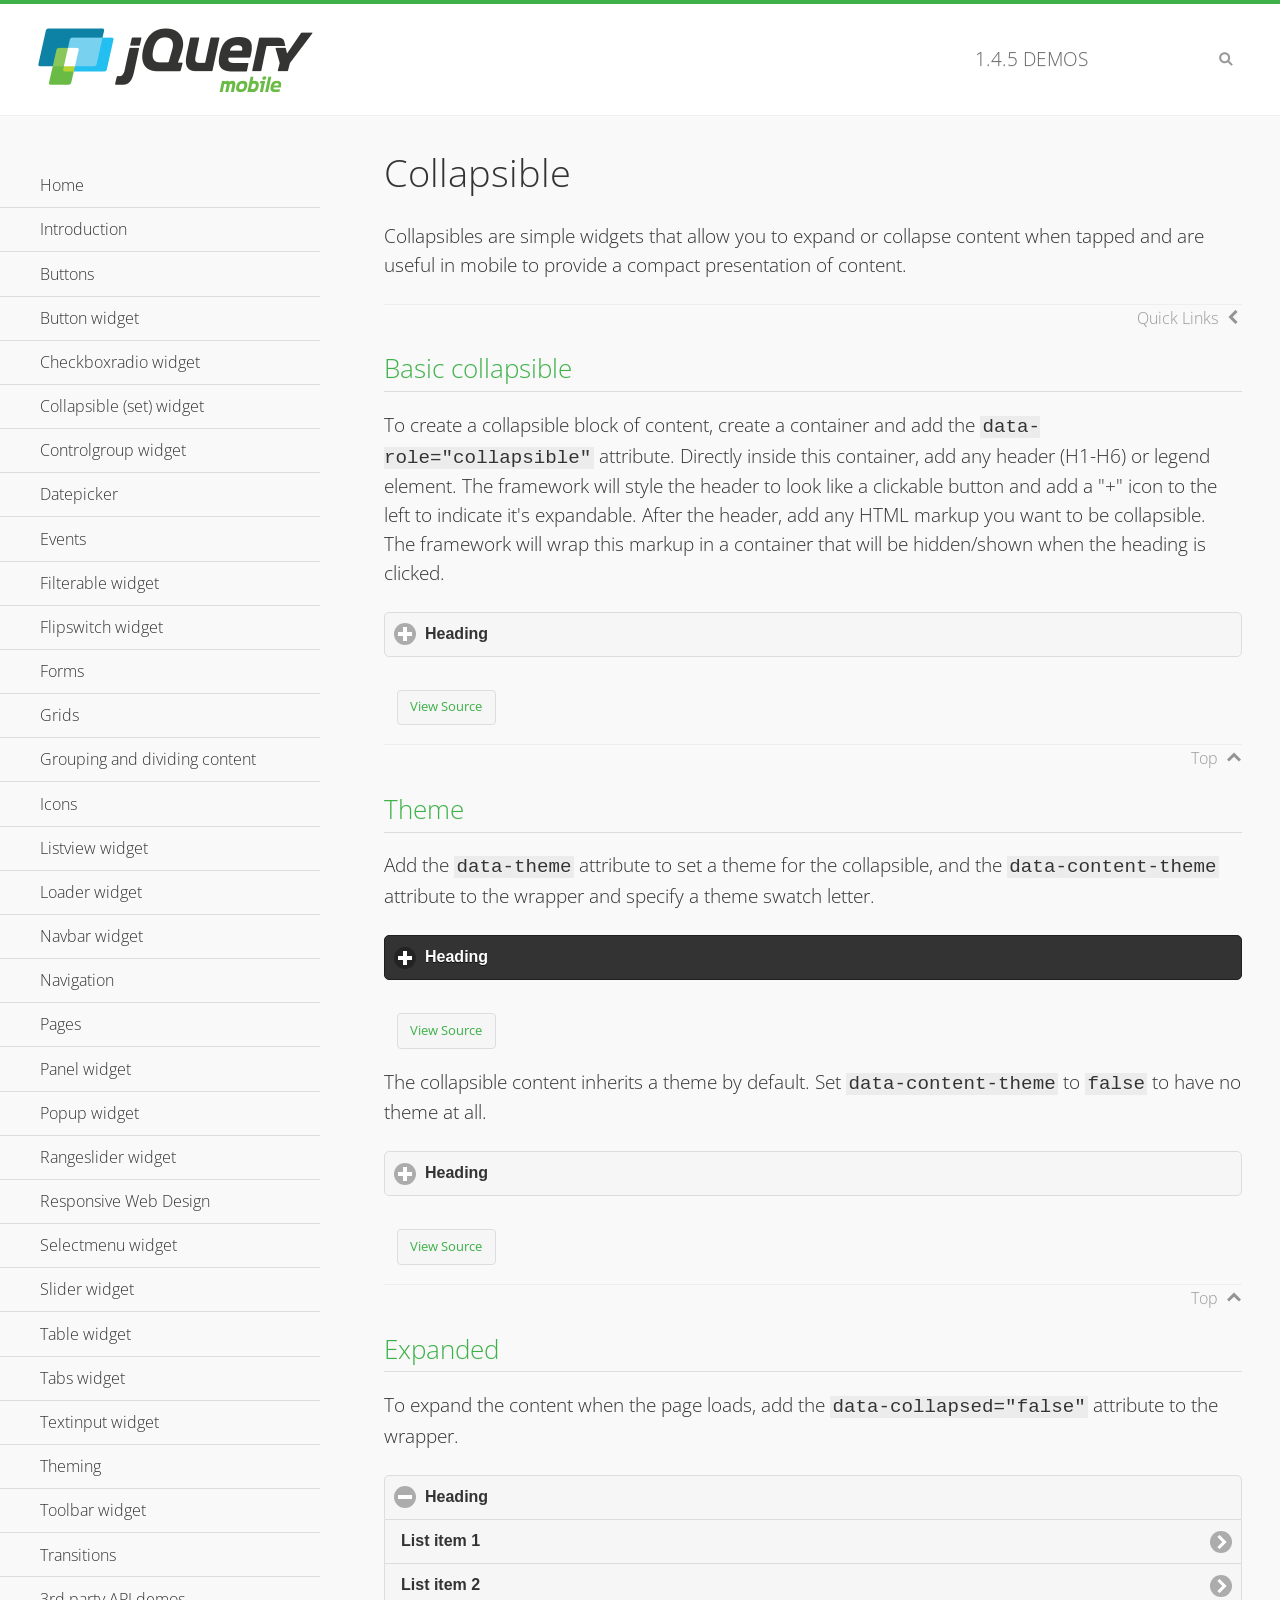
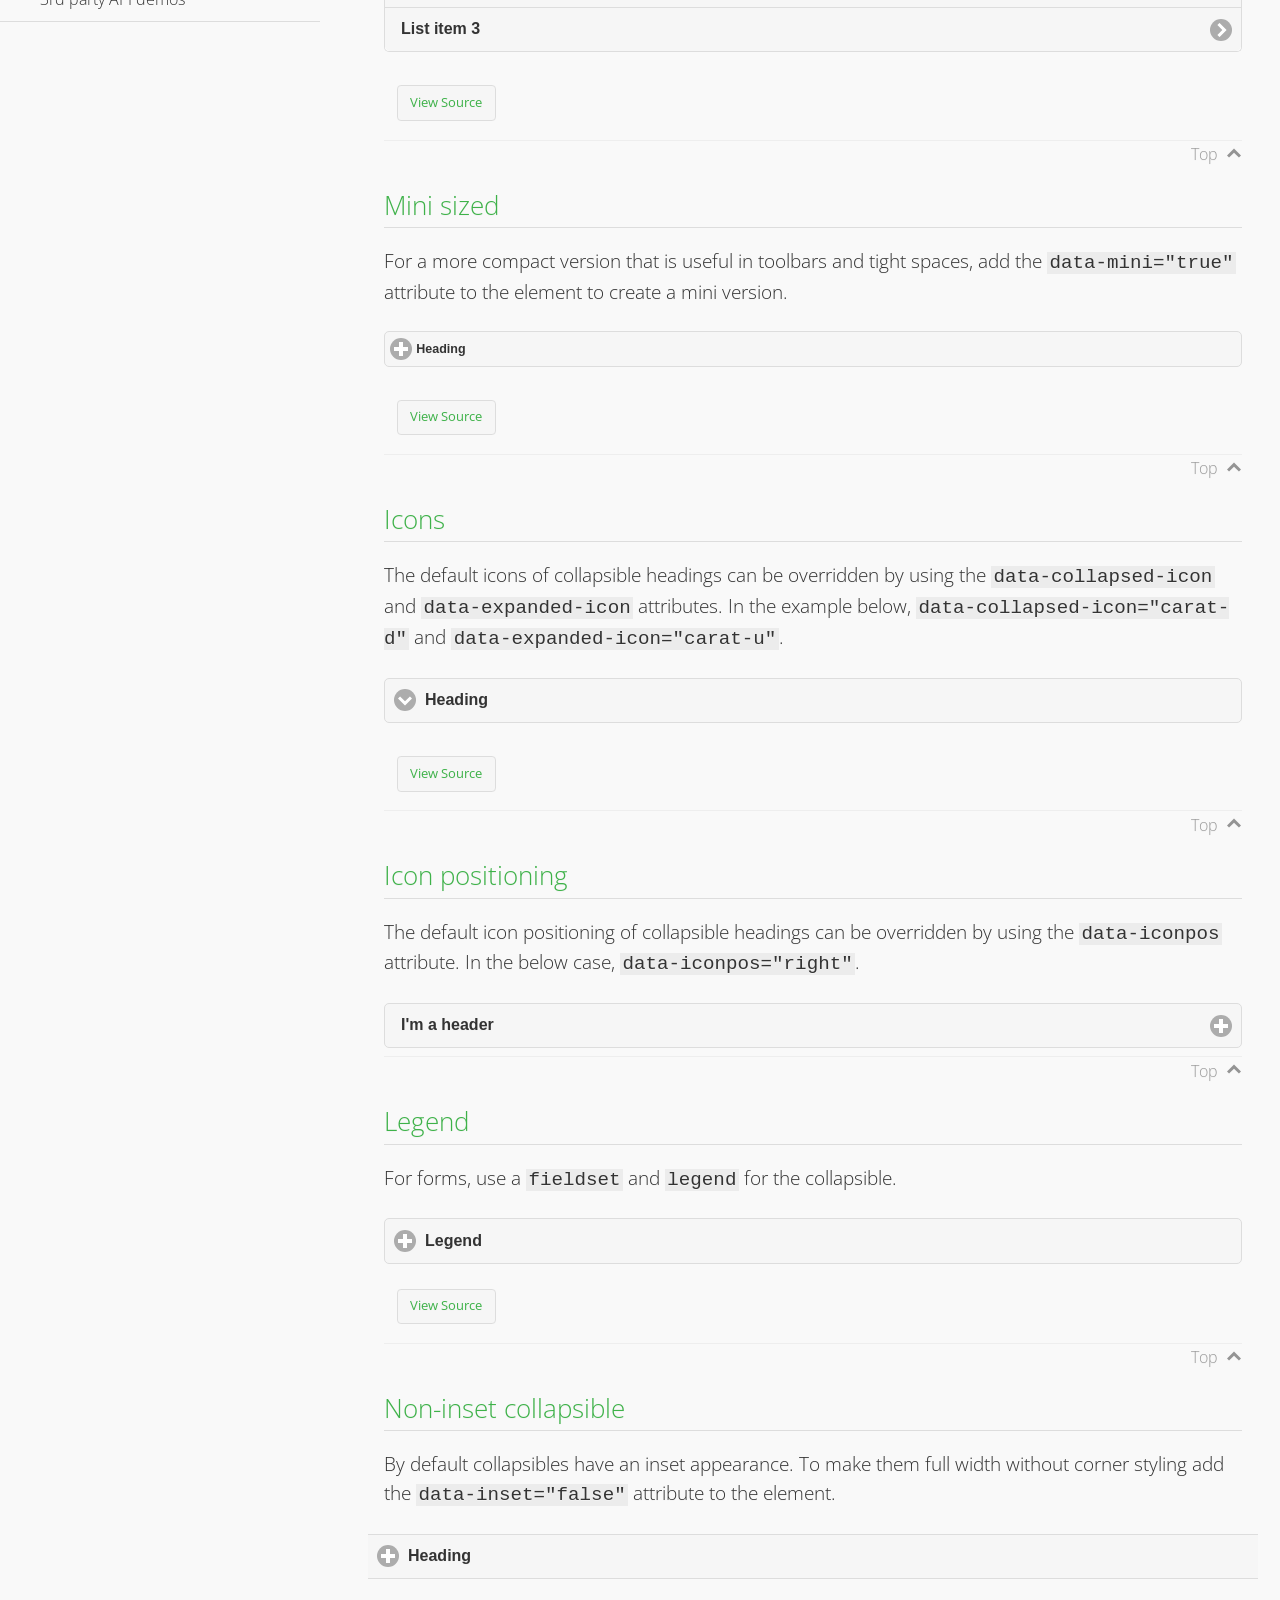
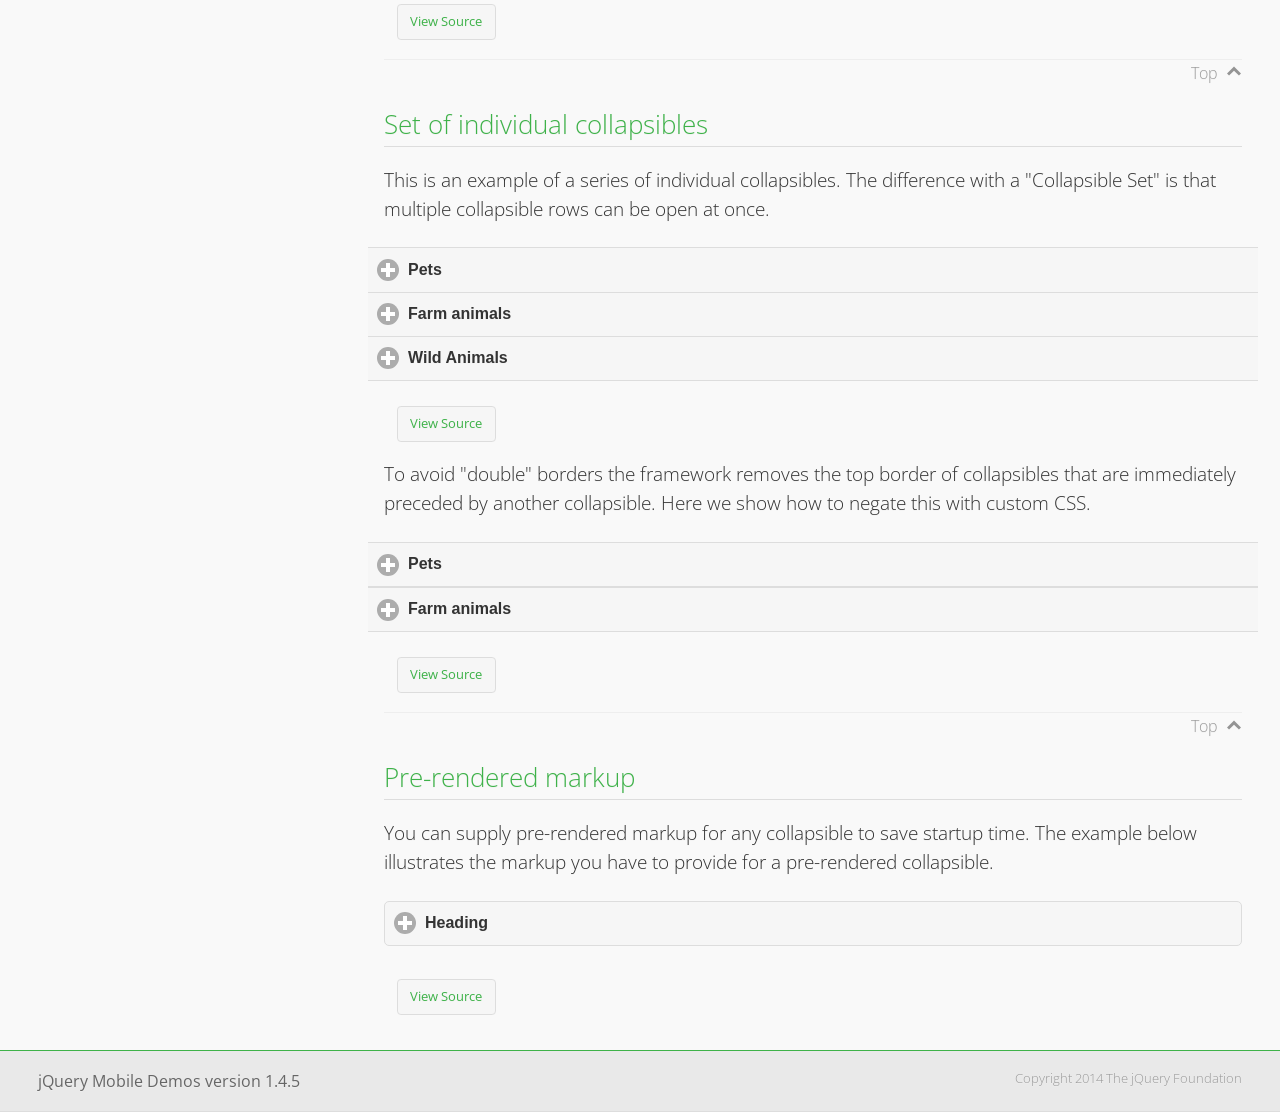
<file: node/publicConfig/jquery.mobile-1.4.5/demos/collapsible/index.html>
<!DOCTYPE html>
<html>
<head>
	<meta charset="utf-8">
	<meta name="viewport" content="width=device-width, initial-scale=1">
	<title>Collapsible - jQuery Mobile Demos</title>
    <link rel="stylesheet" href="../css/themes/default/jquery.mobile-1.4.5.min.css">
    <link rel="stylesheet" href="../_assets/css/jqm-demos.css">
    <link rel="shortcut icon" href="../favicon.ico">
    <link rel="stylesheet" href="http://fonts.googleapis.com/css?family=Open+Sans:300,400,700">
    <script src="../js/jquery.js"></script>
    <script src="../_assets/js/index.js"></script>
    <script src="../js/jquery.mobile-1.4.5.min.js"></script>
    <style id="negateDoubleBorder">
        #demo-borders .ui-collapsible-heading .ui-btn { border-top-width: 1px !important; }
    </style>
</head>
<body>
<div data-role="page" class="jqm-demos" data-quicklinks="true">

    <div data-role="header" class="jqm-header">
		<h2><a href="../" title="jQuery Mobile Demos home"><img src="../_assets/img/jquery-logo.png" alt="jQuery Mobile"></a></h2>
		<p><span class="jqm-version"></span> Demos</p>
        <a href="#" class="jqm-navmenu-link ui-btn ui-btn-icon-notext ui-corner-all ui-icon-bars ui-nodisc-icon ui-alt-icon ui-btn-left">Menu</a>
        <a href="#" class="jqm-search-link ui-btn ui-btn-icon-notext ui-corner-all ui-icon-search ui-nodisc-icon ui-alt-icon ui-btn-right">Search</a>
    </div><!-- /header -->

    <div role="main" class="ui-content jqm-content">

        <h1>Collapsible</h1>

        <p>Collapsibles are simple widgets that allow you to expand or collapse content when tapped and are useful in mobile to provide a compact presentation of content.</p>

        <h2>Basic collapsible</h2>

        <p>To create a collapsible block of content, create a container and add the <code> data-role="collapsible"</code> attribute. Directly inside this container, add any header (H1-H6) or legend element. The framework will style the header to look like a clickable button and add a "+" icon to the left to indicate it's expandable. After the header, add any HTML markup you want to be collapsible. The framework will wrap this markup in a container that will be hidden/shown when the heading is clicked.</p>

        <div data-demo-html="true">
            <div data-role="collapsible">
                <h4>Heading</h4>
                <p>I'm the collapsible content. By default I'm closed, but you can click the header to open me.</p>
            </div>
        </div><!--/demo-html -->

        <h2>Theme</h2>

        <p>Add the <code>data-theme</code> attribute to set a theme for the collapsible, and the <code>data-content-theme</code> attribute to the wrapper and specify a theme swatch letter.</p>

        <div data-demo-html="true">
            <div data-role="collapsible" data-theme="b" data-content-theme="b">
                <h4>Heading</h4>
                <p>I'm the collapsible content with a themed content block set to "b".</p>
            </div>
        </div><!--/demo-html -->

        <p>The collapsible content inherits a theme by default. Set <code>data-content-theme</code> to <code>false</code> to have no theme at all.</p>

        <div data-demo-html="true">
            <div data-role="collapsible" data-content-theme="false">
                <h4>Heading</h4>
                <p>I'm the collapsible content without a theme.</p>
            </div>
        </div><!--/demo-html -->

        <h2>Expanded</h2>

        <p>To expand the content when the page loads, add the <code>data-collapsed="false"</code> attribute to the wrapper.</p>

        <div data-demo-html="true">
            <div data-role="collapsible" data-collapsed="false">
                <h4>Heading</h4>
                <ul data-role="listview">
                    <li><a href="#">List item 1</a></li>
                    <li><a href="#">List item 2</a></li>
                    <li><a href="#">List item 3</a></li>
                </ul>
            </div>
        </div><!--/demo-html -->

        <h2>Mini sized</h2>

        <p>For a more compact version that is useful in toolbars and tight spaces, add the <code>data-mini="true"</code> attribute to the element to create a mini version. </p>

        <div data-demo-html="true">
            <div data-role="collapsible" data-mini="true">
                <h4>Heading</h4>
                <ul data-role="listview">
                    <li><a href="#">List item 1</a></li>
                    <li><a href="#">List item 2</a></li>
                    <li><a href="#">List item 3</a></li>
                </ul>
            </div>
        </div><!--/demo-html -->

            <h2>Icons</h2>

            <p>The default icons of collapsible headings can be overridden by using the <code>data-collapsed-icon</code> and <code>data-expanded-icon</code> attributes. In the example below, <code>data-collapsed-icon="carat-d"</code> and <code>data-expanded-icon="carat-u"</code>.</p>

            <div data-demo-html="true">
                <div data-role="collapsible" data-collapsed-icon="carat-d" data-expanded-icon="carat-u">
                    <h4>Heading</h4>
                    <ul data-role="listview" data-inset="false">
                        <li>Read-only list item 1</li>
                        <li>Read-only list item 2</li>
                        <li>Read-only list item 3</li>
                    </ul>
                </div>
            </div><!--/demo-html -->

            <h2>Icon positioning</h2>

            <p>The default icon positioning of collapsible headings can be overridden by using the <code>data-iconpos</code> attribute. In the below case, <code>data-iconpos="right"</code>.</p>

            <div data-role="collapsible" data-iconpos="right">
                <h3>I'm a header</h3>
                <p><code>data-iconpos="right"</code></p>
            </div>

        <h2>Legend</h2>

        <p>For forms, use a <code>fieldset</code> and <code>legend</code> for the collapsible.</p>
        <div data-demo-html="true">
            <form>
                <fieldset data-role="collapsible">
                    <legend>Legend</legend>

                    <label for="textinput-f">Text Input:</label>
                    <input type="text" name="textinput-f" id="textinput-f" placeholder="Text input" value="">

                    <div data-role="controlgroup">
                        <input type="checkbox" name="checkbox-1-a" id="checkbox-1-a">
                        <label for="checkbox-1-a">One</label>
                        <input type="checkbox" name="checkbox-2-a" id="checkbox-2-a">
                        <label for="checkbox-2-a">Two</label>
                        <input type="checkbox" name="checkbox-3-a" id="checkbox-3-a">
                        <label for="checkbox-3-a">Three</label>
                    </div>
                </fieldset>
            </form>
        </div><!--/demo-html -->

        <h2>Non-inset collapsible</h2>

        <p>By default collapsibles have an inset appearance. To make them full width without corner styling add the <code>data-inset="false"</code> attribute to the element.</p>

        <div data-demo-html="true">
            <div data-role="collapsible" data-inset="false">
                <h4>Heading</h4>
                <p>I'm the collapsible content. By default I'm closed, but you can click the header to open me.</p>
            </div>
        </div><!--/demo-html -->

        <h2>Set of individual collapsibles</h2>

        <p>This is an example of a series of individual collapsibles. The difference with a "Collapsible Set" is that multiple collapsible rows can be open at once.</p>

        <div data-demo-html="true">
            <div data-role="collapsible" data-inset="false">
                <h3>Pets</h3>
                <ul data-role="listview">
                    <li><a href="#">Canary</a></li>
                    <li><a href="#">Cat</a></li>
                    <li><a href="#">Dog</a></li>
                    <li><a href="#">Gerbil</a></li>
                    <li><a href="#">Iguana</a></li>
                    <li><a href="#">Mouse</a></li>
                </ul>
            </div><!-- /collapsible -->
            <div data-role="collapsible" data-inset="false">
                <h3>Farm animals</h3>
                <ul data-role="listview">
                    <li><a href="#">Chicken</a></li>
                    <li><a href="#">Cow</a></li>
                    <li><a href="#">Duck</a></li>
                    <li><a href="#">Horse</a></li>
                    <li><a href="#">Pig</a></li>
                    <li><a href="#">Sheep</a></li>
                </ul>
            </div><!-- /collapsible -->
            <div data-role="collapsible" data-inset="false">
                <h3>Wild Animals</h3>
                <ul data-role="listview">
                    <li><a href="#">Aardvark</a></li>
                    <li><a href="#">Alligator</a></li>
                    <li><a href="#">Ant</a></li>
                    <li><a href="#">Bear</a></li>
                    <li><a href="#">Beaver</a></li>
                    <li><a href="#">Cougar</a></li>
                    <li><a href="#">Dingo</a></li>
                </ul>
            </div><!-- /collapsible -->
        </div><!--/demo-html -->

        <p>To avoid "double" borders the framework removes the top border of collapsibles that are immediately preceded by another collapsible. Here we show how to negate this with custom CSS.</p>

        <div data-demo-html="true" data-demo-css="#negateDoubleBorder">
            <div id="demo-borders">
                <div data-role="collapsible" data-inset="false">
                    <h3>Pets</h3>
                    <ul data-role="listview">
                        <li><a href="#">Canary</a></li>
                        <li><a href="#">Cat</a></li>
                        <li><a href="#">Dog</a></li>
                        <li><a href="#">Gerbil</a></li>
                        <li><a href="#">Iguana</a></li>
                        <li><a href="#">Mouse</a></li>
                    </ul>
                </div><!-- /collapsible -->
                <div data-role="collapsible" data-inset="false">
                    <h3>Farm animals</h3>
                    <ul data-role="listview">
                        <li><a href="#">Chicken</a></li>
                        <li><a href="#">Cow</a></li>
                        <li><a href="#">Duck</a></li>
                        <li><a href="#">Horse</a></li>
                        <li><a href="#">Pig</a></li>
                        <li><a href="#">Sheep</a></li>
                    </ul>
                </div><!-- /collapsible -->
            </div>
        </div><!--/demo-html -->

			<h2>Pre-rendered markup</h2>
			<p>You can supply pre-rendered markup for any collapsible to save startup time. The example below illustrates the markup you have to provide for a pre-rendered collapsible.</p>
				<div data-demo-html="true">
					<div data-role="collapsible" data-enhanced="true" class="ui-collapsible ui-collapsible-inset ui-corner-all ui-collapsible-collapsed">
						<h4 class="ui-collapsible-heading ui-collapsible-heading-collapsed">
							<a href="#" class="ui-collapsible-heading-toggle ui-btn ui-btn-icon-left ui-icon-plus">
							Heading
							<div class="ui-collapsible-heading-status"> click to expand contents</div>
							</a>
						</h4>
						<div class="ui-collapsible-content ui-collapsible-content-collapsed" aria-hidden="true">
						<p>I'm the collapsible content. By default I'm closed, but you can click the header to open me.</p>
						</div>
					</div>
				</div>

	</div><!-- /content -->
	    <div data-role="panel" class="jqm-navmenu-panel" data-position="left" data-display="overlay" data-theme="a">
	    	<ul class="jqm-list ui-alt-icon ui-nodisc-icon">
<li data-filtertext="demos homepage" data-icon="home"><a href=".././">Home</a></li>
<li data-filtertext="introduction overview getting started"><a href="../intro/" data-ajax="false">Introduction</a></li>
<li data-filtertext="buttons button markup buttonmarkup method anchor link button element"><a href="../button-markup/" data-ajax="false">Buttons</a></li>
<li data-filtertext="form button widget input button submit reset"><a href="../button/" data-ajax="false">Button widget</a></li>
<li data-role="collapsible" data-enhanced="true" data-collapsed-icon="carat-d" data-expanded-icon="carat-u" data-iconpos="right" data-inset="false" class="ui-collapsible ui-collapsible-themed-content ui-collapsible-collapsed">
	<h3 class="ui-collapsible-heading ui-collapsible-heading-collapsed">
		<a href="#" class="ui-collapsible-heading-toggle ui-btn ui-btn-icon-right ui-btn-inherit ui-icon-carat-d">
		    Checkboxradio widget<span class="ui-collapsible-heading-status"> click to expand contents</span>
		</a>
	</h3>
	<div class="ui-collapsible-content ui-body-inherit ui-collapsible-content-collapsed" aria-hidden="true">
		<ul>
			<li data-filtertext="form checkboxradio widget checkbox input checkboxes controlgroups"><a href="../checkboxradio-checkbox/" data-ajax="false">Checkboxes</a></li>
			<li data-filtertext="form checkboxradio widget radio input radio buttons controlgroups"><a href="../checkboxradio-radio/" data-ajax="false">Radio buttons</a></li>
		</ul>
	</div>
</li>
<li data-role="collapsible" data-enhanced="true" data-collapsed-icon="carat-d" data-expanded-icon="carat-u" data-iconpos="right" data-inset="false" class="ui-collapsible ui-collapsible-themed-content ui-collapsible-collapsed">
	<h3 class="ui-collapsible-heading ui-collapsible-heading-collapsed">
		<a href="#" class="ui-collapsible-heading-toggle ui-btn ui-btn-icon-right ui-btn-inherit ui-icon-carat-d">
			Collapsible (set) widget<span class="ui-collapsible-heading-status"> click to expand contents</span>
		</a>
	</h3>
	<div class="ui-collapsible-content ui-body-inherit ui-collapsible-content-collapsed" aria-hidden="true">
		<ul>
			<li data-filtertext="collapsibles content formatting"><a href="../collapsible/" data-ajax="false">Collapsible</a></li>
			<li data-filtertext="dynamic collapsible set accordion append expand"><a href="../collapsible-dynamic/" data-ajax="false">Dynamic collapsibles</a></li>
			<li data-filtertext="accordions collapsible set widget content formatting grouped collapsibles"><a href="../collapsibleset/" data-ajax="false">Collapsible set</a></li>
		</ul>
	</div>
</li>
<li data-role="collapsible" data-enhanced="true" data-collapsed-icon="carat-d" data-expanded-icon="carat-u" data-iconpos="right" data-inset="false" class="ui-collapsible ui-collapsible-themed-content ui-collapsible-collapsed">
	<h3 class="ui-collapsible-heading ui-collapsible-heading-collapsed">
		<a href="#" class="ui-collapsible-heading-toggle ui-btn ui-btn-icon-right ui-btn-inherit ui-icon-carat-d">
			Controlgroup widget<span class="ui-collapsible-heading-status"> click to expand contents</span>
		</a>
	</h3>
	<div class="ui-collapsible-content ui-body-inherit ui-collapsible-content-collapsed" aria-hidden="true">
		<ul>
			<li data-filtertext="controlgroups selectmenu checkboxradio input grouped buttons horizontal vertical"><a href="../controlgroup/" data-ajax="false">Controlgroup</a></li>
			<li data-filtertext="dynamic controlgroup dynamically add buttons"><a href="../controlgroup-dynamic/" data-ajax="false">Dynamic controlgroups</a></li>
		</ul>
	</div>
</li>
<li data-filtertext="form datepicker widget date input"><a href="../datepicker/" data-ajax="false">Datepicker</a></li>
<li data-role="collapsible" data-enhanced="true" data-collapsed-icon="carat-d" data-expanded-icon="carat-u" data-iconpos="right" data-inset="false" class="ui-collapsible ui-collapsible-themed-content ui-collapsible-collapsed">
	<h3 class="ui-collapsible-heading ui-collapsible-heading-collapsed">
		<a href="#" class="ui-collapsible-heading-toggle ui-btn ui-btn-icon-right ui-btn-inherit ui-icon-carat-d">
			Events<span class="ui-collapsible-heading-status"> click to expand contents</span>
		</a>
	</h3>
	<div class="ui-collapsible-content ui-body-inherit ui-collapsible-content-collapsed" aria-hidden="true">
		<ul>
			<li data-filtertext="swipe to delete list items listviews swipe events"><a href="../swipe-list/" data-ajax="false">Swipe list items</a></li>
			<li data-filtertext="swipe to navigate swipe page navigation swipe events"><a href="../swipe-page/" data-ajax="false">Swipe page navigation</a></li>
		</ul>
	</div>
</li>
<li data-filtertext="filterable filter elements sorting searching listview table"><a href="../filterable/" data-ajax="false">Filterable widget</a></li>
<li data-filtertext="form flipswitch widget flip toggle switch binary select checkbox input"><a href="../flipswitch/" data-ajax="false">Flipswitch widget</a></li>
<li data-role="collapsible" data-enhanced="true" data-collapsed-icon="carat-d" data-expanded-icon="carat-u" data-iconpos="right" data-inset="false" class="ui-collapsible ui-collapsible-themed-content ui-collapsible-collapsed">
	<h3 class="ui-collapsible-heading ui-collapsible-heading-collapsed">
		<a href="#" class="ui-collapsible-heading-toggle ui-btn ui-btn-icon-right ui-btn-inherit ui-icon-carat-d">
			Forms<span class="ui-collapsible-heading-status"> click to expand contents</span>
		</a>
	</h3>
	<div class="ui-collapsible-content ui-body-inherit ui-collapsible-content-collapsed" aria-hidden="true">
		<ul>
			<li data-filtertext="forms text checkbox radio range button submit reset inputs selects textarea slider flipswitch label form elements"><a href="../forms/" data-ajax="false">Forms</a></li>
			<li data-filtertext="form hide labels hidden accessible ui-hidden-accessible forms"><a href="../forms-label-hidden-accessible/" data-ajax="false">Hide labels</a></li>
			<li data-filtertext="form field containers fieldcontain ui-field-contain forms"><a href="../forms-field-contain/" data-ajax="false">Field containers</a></li>
			<li data-filtertext="forms disabled form elements"><a href="../forms-disabled/" data-ajax="false">Forms disabled</a></li>
			<li data-filtertext="forms gallery examples overview forms text checkbox radio range button submit reset inputs selects textarea slider flipswitch label form elements"><a href="../forms-gallery/" data-ajax="false">Forms gallery</a></li>
		</ul>
	</div>
</li>
<li data-role="collapsible" data-enhanced="true" data-collapsed-icon="carat-d" data-expanded-icon="carat-u" data-iconpos="right" data-inset="false" class="ui-collapsible ui-collapsible-themed-content ui-collapsible-collapsed">
	<h3 class="ui-collapsible-heading ui-collapsible-heading-collapsed">
		<a href="#" class="ui-collapsible-heading-toggle ui-btn ui-btn-icon-right ui-btn-inherit ui-icon-carat-d">
			Grids<span class="ui-collapsible-heading-status"> click to expand contents</span>
		</a>
	</h3>
	<div class="ui-collapsible-content ui-body-inherit ui-collapsible-content-collapsed" aria-hidden="true">
		<ul>
			<li data-filtertext="grids columns blocks content formatting rwd responsive css framework"><a href="../grids/" data-ajax="false">Grids</a></li>
			<li data-filtertext="buttons in grids css framework"><a href="../grids-buttons/" data-ajax="false">Buttons in grids</a></li>
			<li data-filtertext="custom responsive grids rwd css framework"><a href="../grids-custom-responsive/" data-ajax="false">Custom responsive grids</a></li>
		</ul>
	</div>
</li>
<li data-filtertext="blocks content formatting sections heading"><a href="../body-bar-classes/" data-ajax="false">Grouping and dividing content</a></li>
<li data-role="collapsible" data-enhanced="true" data-collapsed-icon="carat-d" data-expanded-icon="carat-u" data-iconpos="right" data-inset="false" class="ui-collapsible ui-collapsible-themed-content ui-collapsible-collapsed">
	<h3 class="ui-collapsible-heading ui-collapsible-heading-collapsed">
		<a href="#" class="ui-collapsible-heading-toggle ui-btn ui-btn-icon-right ui-btn-inherit ui-icon-carat-d">
			Icons<span class="ui-collapsible-heading-status"> click to expand contents</span>
		</a>
	</h3>
	<div class="ui-collapsible-content ui-body-inherit ui-collapsible-content-collapsed" aria-hidden="true">
		<ul>
			<li data-filtertext="button icons svg disc alt custom icon position"><a href="../icons/" data-ajax="false">Icons</a></li>
			<li data-filtertext=""><a href="../icons-grunticon/" data-ajax="false">Grunticon loader</a></li>
		</ul>
	</div>
</li>
<li data-role="collapsible" data-enhanced="true" data-collapsed-icon="carat-d" data-expanded-icon="carat-u" data-iconpos="right" data-inset="false" class="ui-collapsible ui-collapsible-themed-content ui-collapsible-collapsed">
	<h3 class="ui-collapsible-heading ui-collapsible-heading-collapsed">
		<a href="#" class="ui-collapsible-heading-toggle ui-btn ui-btn-icon-right ui-btn-inherit ui-icon-carat-d">
			Listview widget<span class="ui-collapsible-heading-status"> click to expand contents</span>
		</a>
	</h3>
	<div class="ui-collapsible-content ui-body-inherit ui-collapsible-content-collapsed" aria-hidden="true">
		<ul>
			<li data-filtertext="listview widget thumbnails icons nested split button collapsible ul ol"><a href="../listview/" data-ajax="false">Listview</a></li>
			<li data-filtertext="autocomplete filterable reveal listview filtertextbeforefilter placeholder"><a href="../listview-autocomplete/" data-ajax="false">Listview autocomplete</a></li>
			<li data-filtertext="autocomplete filterable reveal listview remote data filtertextbeforefilter placeholder"><a href="../listview-autocomplete-remote/" data-ajax="false">Listview autocomplete remote data</a></li>
			<li data-filtertext="autodividers anchor jump scroll linkbars listview lists ul ol"><a href="../listview-autodividers-linkbar/" data-ajax="false">Listview autodividers linkbar</a></li>
			<li data-filtertext="listview autodividers selector autodividersselector lists ul ol"><a href="../listview-autodividers-selector/" data-ajax="false">Listview autodividers selector</a></li>
			<li data-filtertext="listview nested list items"><a href="../listview-nested-lists/" data-ajax="false">Nested Listviews</a></li>
			<li data-filtertext="listview collapsible list items flat"><a href="../listview-collapsible-item-flat/" data-ajax="false">Listview collapsible list items (flat)</a></li>
			<li data-filtertext="listview collapsible list indented"><a href="../listview-collapsible-item-indented/" data-ajax="false">Listview collapsible list items (indented)</a></li>
			<li data-filtertext="grid listview responsive grids responsive listviews lists ul"><a href="../listview-grid/" data-ajax="false">Listview responsive grid</a></li>
		</ul>
	</div>
</li>
<li data-filtertext="loader widget page loading navigation overlay spinner"><a href="../loader/" data-ajax="false">Loader widget</a></li>
<li data-filtertext="navbar widget navmenu toolbars header footer"><a href="../navbar/" data-ajax="false">Navbar widget</a></li>
<li data-role="collapsible" data-enhanced="true" data-collapsed-icon="carat-d" data-expanded-icon="carat-u" data-iconpos="right" data-inset="false" class="ui-collapsible ui-collapsible-themed-content ui-collapsible-collapsed">
	<h3 class="ui-collapsible-heading ui-collapsible-heading-collapsed">
		<a href="#" class="ui-collapsible-heading-toggle ui-btn ui-btn-icon-right ui-btn-inherit ui-icon-carat-d">
			Navigation<span class="ui-collapsible-heading-status"> click to expand contents</span>
		</a>
	</h3>
	<div class="ui-collapsible-content ui-body-inherit ui-collapsible-content-collapsed" aria-hidden="true">
		<ul>
			<li data-filtertext="ajax navigation navigate widget history event method"><a href="../navigation/" data-ajax="false">Navigation</a></li>
			<li data-filtertext="linking pages page links navigation ajax prefetch cache"><a href="../navigation-linking-pages/" data-ajax="false">Linking pages</a></li>
			<!-- <li data-filtertext="php redirect server redirection server-side navigation"><a href="../navigation-php-redirect/" data-ajax="false">PHP redirect demo</a></li>-->
			<li data-filtertext="navigation redirection hash query"><a href="../navigation-hash-processing/" data-ajax="false">Hash processing demo</a></li>
			<li data-filtertext="navigation redirection hash query"><a href="../page-events/" data-ajax="false">Page Navigation Events</a></li>
		</ul>
	</div>
</li>
<li data-role="collapsible" data-enhanced="true" data-collapsed-icon="carat-d" data-expanded-icon="carat-u" data-iconpos="right" data-inset="false" class="ui-collapsible ui-collapsible-themed-content ui-collapsible-collapsed">
	<h3 class="ui-collapsible-heading ui-collapsible-heading-collapsed">
		<a href="#" class="ui-collapsible-heading-toggle ui-btn ui-btn-icon-right ui-btn-inherit ui-icon-carat-d">
			Pages<span class="ui-collapsible-heading-status"> click to expand contents</span>
		</a>
	</h3>
	<div class="ui-collapsible-content ui-body-inherit ui-collapsible-content-collapsed" aria-hidden="true">
		<ul>
			<li data-filtertext="pages page widget ajax navigation"><a href="../pages/" data-ajax="false">Pages</a></li>
			<li data-filtertext="single page"><a href="../pages-single-page/" data-ajax="false">Single page</a></li>
			<li data-filtertext="multipage multi-page page"><a href="../pages-multi-page/" data-ajax="false">Multi-page template</a></li>
			<li data-filtertext="dialog page widget modal popup"><a href="../pages-dialog/" data-ajax="false">Dialog page</a></li>
		</ul>
	</div>
</li>
<li data-role="collapsible" data-enhanced="true" data-collapsed-icon="carat-d" data-expanded-icon="carat-u" data-iconpos="right" data-inset="false" class="ui-collapsible ui-collapsible-themed-content ui-collapsible-collapsed">
	<h3 class="ui-collapsible-heading ui-collapsible-heading-collapsed">
		<a href="#" class="ui-collapsible-heading-toggle ui-btn ui-btn-icon-right ui-btn-inherit ui-icon-carat-d">
			Panel widget<span class="ui-collapsible-heading-status"> click to expand contents</span>
		</a>
	</h3>
	<div class="ui-collapsible-content ui-body-inherit ui-collapsible-content-collapsed" aria-hidden="true">
		<ul>
			<li data-filtertext="panel widget sliding panels reveal push overlay responsive"><a href="../panel/" data-ajax="false">Panel</a></li>
			<li data-filtertext=""><a href="../panel-external/" data-ajax="false">External panels</a></li>
			<li data-filtertext="panel "><a href="../panel-fixed/" data-ajax="false">Fixed panels</a></li>
			<li data-filtertext="panel slide panels sliding panels shadow rwd responsive breakpoint"><a href="../panel-responsive/" data-ajax="false">Panels responsive</a></li>
			<li data-filtertext="panel custom style custom panel width reveal shadow listview panel styling page background wrapper"><a href="../panel-styling/" data-ajax="false">Custom panel style</a></li>
			<li data-filtertext="panel open on swipe"><a href="../panel-swipe-open/" data-ajax="false">Panel open on swipe</a></li>
			<li data-filtertext="panels outside page internal external toolbars"><a href="../panel-external-internal/" data-ajax="false">Panel external and internal</a></li>
		</ul>
	</div>
</li>
<li data-role="collapsible" data-enhanced="true" data-collapsed-icon="carat-d" data-expanded-icon="carat-u" data-iconpos="right" data-inset="false" class="ui-collapsible ui-collapsible-themed-content ui-collapsible-collapsed">
	<h3 class="ui-collapsible-heading ui-collapsible-heading-collapsed">
		<a href="#" class="ui-collapsible-heading-toggle ui-btn ui-btn-icon-right ui-btn-inherit ui-icon-carat-d">
			Popup widget<span class="ui-collapsible-heading-status"> click to expand contents</span>
		</a>
	</h3>
	<div class="ui-collapsible-content ui-body-inherit ui-collapsible-content-collapsed" aria-hidden="true">
		<ul>
			<li data-filtertext="popup widget popups dialog modal transition tooltip lightbox form overlay screen flip pop fade transition"><a href="../popup/" data-ajax="false">Popup</a></li>
			<li data-filtertext="popup alignment position"><a href="../popup-alignment/" data-ajax="false">Popup alignment</a></li>
			<li data-filtertext="popup arrow size popups popover"><a href="../popup-arrow-size/" data-ajax="false">Popup arrow size</a></li>
			<li data-filtertext="dynamic popups popup images lightbox"><a href="../popup-dynamic/" data-ajax="false">Dynamic popups</a></li>
			<li data-filtertext="popups with iframes scaling"><a href="../popup-iframe/" data-ajax="false">Popups with iframes</a></li>
			<li data-filtertext="popup image scaling"><a href="../popup-image-scaling/" data-ajax="false">Popup image scaling</a></li>
			<li data-filtertext="external popup outside multi-page"><a href="../popup-outside-multipage/" data-ajax="false">Popup outside multi-page</a></li>
		</ul>
	</div>
</li>
<li data-filtertext="form rangeslider widget dual sliders dual handle sliders range input"><a href="../rangeslider/" data-ajax="false">Rangeslider widget</a></li>
<li data-filtertext="responsive web design rwd adaptive progressive enhancement PE accessible mobile breakpoints media query media queries"><a href="../rwd/" data-ajax="false">Responsive Web Design</a></li>
<li data-role="collapsible" data-enhanced="true" data-collapsed-icon="carat-d" data-expanded-icon="carat-u" data-iconpos="right" data-inset="false" class="ui-collapsible ui-collapsible-themed-content ui-collapsible-collapsed">
	<h3 class="ui-collapsible-heading ui-collapsible-heading-collapsed">
		<a href="#" class="ui-collapsible-heading-toggle ui-btn ui-btn-icon-right ui-btn-inherit ui-icon-carat-d">
			Selectmenu widget<span class="ui-collapsible-heading-status"> click to expand contents</span>
		</a>
	</h3>
	<div class="ui-collapsible-content ui-body-inherit ui-collapsible-content-collapsed" aria-hidden="true">
		<ul>
			<li data-filtertext="form selectmenu widget select input custom select menu selects"><a href="../selectmenu/" data-ajax="false">Selectmenu</a></li>
			<li data-filtertext="form custom select menu selectmenu widget custom menu option optgroup multiple selects"><a href="../selectmenu-custom/" data-ajax="false">Custom select menu</a></li>
			<li data-filtertext="filterable select filter popup dialog"><a href="../selectmenu-custom-filter/" data-ajax="false">Custom select menu with filter</a></li>
		</ul>
	</div>
</li>
<li data-role="collapsible" data-enhanced="true" data-collapsed-icon="carat-d" data-expanded-icon="carat-u" data-iconpos="right" data-inset="false" class="ui-collapsible ui-collapsible-themed-content ui-collapsible-collapsed">
	<h3 class="ui-collapsible-heading ui-collapsible-heading-collapsed">
		<a href="#" class="ui-collapsible-heading-toggle ui-btn ui-btn-icon-right ui-btn-inherit ui-icon-carat-d">
			Slider widget<span class="ui-collapsible-heading-status"> click to expand contents</span>
		</a>
	</h3>
	<div class="ui-collapsible-content ui-body-inherit ui-collapsible-content-collapsed" aria-hidden="true">
		<ul>
			<li data-filtertext="form slider widget range input single sliders"><a href="../slider/" data-ajax="false">Slider</a></li>
			<li data-filtertext="form slider widget flipswitch slider binary select flip toggle switch"><a href="../slider-flipswitch/" data-ajax="false">Slider flip toggle switch</a></li>
			<li data-filtertext="form slider tooltip handle value input range sliders"><a href="../slider-tooltip/" data-ajax="false">Slider tooltip</a></li>
		</ul>
	</div>
</li>
<li data-role="collapsible" data-enhanced="true" data-collapsed-icon="carat-d" data-expanded-icon="carat-u" data-iconpos="right" data-inset="false" class="ui-collapsible ui-collapsible-themed-content ui-collapsible-collapsed">
	<h3 class="ui-collapsible-heading ui-collapsible-heading-collapsed">
		<a href="#" class="ui-collapsible-heading-toggle ui-btn ui-btn-icon-right ui-btn-inherit ui-icon-carat-d">
			Table widget<span class="ui-collapsible-heading-status"> click to expand contents</span>
		</a>
	</h3>
	<div class="ui-collapsible-content ui-body-inherit ui-collapsible-content-collapsed" aria-hidden="true">
		<ul>
			<li data-filtertext="table widget reflow column toggle th td responsive tables rwd hide show tabular"><a href="../table-column-toggle/" data-ajax="false">Table Column Toggle</a></li>
			<li data-filtertext="table column toggle phone comparison demo"><a href="../table-column-toggle-example/" data-ajax="false">Table Column Toggle demo</a></li>
			<li data-filtertext="responsive tables table column toggle heading groups rwd breakpoint"><a href="../table-column-toggle-heading-groups/" data-ajax="false">Table Column Toggle heading groups</a></li>
			<li data-filtertext="responsive tables table column toggle hide rwd breakpoint customization options"><a href="../table-column-toggle-options/" data-ajax="false">Table Column Toggle options</a></li>
			<li data-filtertext="table reflow th td responsive rwd columns tabular"><a href="../table-reflow/" data-ajax="false">Table Reflow</a></li>
			<li data-filtertext="responsive tables table reflow heading groups rwd breakpoint"><a href="../table-reflow-heading-groups/" data-ajax="false">Table Reflow heading groups</a></li>
			<li data-filtertext="responsive tables table reflow stripes strokes table style"><a href="../table-reflow-stripes-strokes/" data-ajax="false">Table Reflow stripes and strokes</a></li>
			<li data-filtertext="responsive tables table reflow stack custom styles"><a href="../table-reflow-styling/" data-ajax="false">Table Reflow custom styles</a></li>
		</ul>
	</div>
</li>
<li data-filtertext="ui tabs widget"><a href="../tabs/" data-ajax="false">Tabs widget</a></li>
<li data-filtertext="form textinput widget text input textarea number date time tel email file color password"><a href="../textinput/" data-ajax="false">Textinput widget</a></li>
<li data-role="collapsible" data-enhanced="true" data-collapsed-icon="carat-d" data-expanded-icon="carat-u" data-iconpos="right" data-inset="false" class="ui-collapsible ui-collapsible-themed-content ui-collapsible-collapsed">
	<h3 class="ui-collapsible-heading ui-collapsible-heading-collapsed">
		<a href="#" class="ui-collapsible-heading-toggle ui-btn ui-btn-icon-right ui-btn-inherit ui-icon-carat-d">
			Theming<span class="ui-collapsible-heading-status"> click to expand contents</span>
		</a>
	</h3>
	<div class="ui-collapsible-content ui-body-inherit ui-collapsible-content-collapsed" aria-hidden="true">
		<ul>
			<li data-filtertext="default theme swatches theming style css"><a href="../theme-default/" data-ajax="false">Default theme</a></li>
			<li data-filtertext="classic theme old theme swatches theming style css"><a href="../theme-classic/" data-ajax="false">Classic theme</a></li>
		</ul>
	</div>
</li>
<li data-role="collapsible" data-enhanced="true" data-collapsed-icon="carat-d" data-expanded-icon="carat-u" data-iconpos="right" data-inset="false" class="ui-collapsible ui-collapsible-themed-content ui-collapsible-collapsed">
	<h3 class="ui-collapsible-heading ui-collapsible-heading-collapsed">
		<a href="#" class="ui-collapsible-heading-toggle ui-btn ui-btn-icon-right ui-btn-inherit ui-icon-carat-d">
			Toolbar widget<span class="ui-collapsible-heading-status"> click to expand contents</span>
		</a>
	</h3>
	<div class="ui-collapsible-content ui-body-inherit ui-collapsible-content-collapsed" aria-hidden="true">
		<ul>
			<li data-filtertext="toolbar widget header footer toolbars fixed fullscreen external sections"><a href="../toolbar/" data-ajax="false">Toolbar</a></li>
			<li data-filtertext="dynamic toolbars dynamically add toolbar header footer"><a href="../toolbar-dynamic/" data-ajax="false">Dynamic toolbars</a></li>
			<li data-filtertext="external toolbars header footer"><a href="../toolbar-external/" data-ajax="false">External toolbars</a></li>
			<li data-filtertext="fixed toolbars header footer"><a href="../toolbar-fixed/" data-ajax="false">Fixed toolbars</a></li>
			<li data-filtertext="fixed fullscreen toolbars header footer"><a href="../toolbar-fixed-fullscreen/" data-ajax="false">Fullscreen toolbars</a></li>
			<li data-filtertext="external fixed toolbars header footer"><a href="../toolbar-fixed-external/" data-ajax="false">Fixed external toolbars</a></li>
			<li data-filtertext="external persistent toolbars header footer navbar navmenu"><a href="../toolbar-fixed-persistent/" data-ajax="false">Persistent toolbars</a></li>
			<li data-filtertext="external ajax optimized toolbars persistent toolbars header footer navbar"><a href="../toolbar-fixed-persistent-optimized/" data-ajax="false">Ajax optimized toolbars</a></li>
			<li data-filtertext="form in toolbars header footer"><a href="../toolbar-fixed-forms/" data-ajax="false">Form in toolbar</a></li>
		</ul>
	</div>
</li>
<li data-filtertext="page transitions animated pages popup navigation flip slide fade pop"><a href="../transitions/" data-ajax="false">Transitions</a></li>
<li data-role="collapsible" data-enhanced="true" data-collapsed-icon="carat-d" data-expanded-icon="carat-u" data-iconpos="right" data-inset="false" class="ui-collapsible ui-collapsible-themed-content ui-collapsible-collapsed">
	<h3 class="ui-collapsible-heading ui-collapsible-heading-collapsed">
		<a href="#" class="ui-collapsible-heading-toggle ui-btn ui-btn-icon-right ui-btn-inherit ui-icon-carat-d">
			3rd party API demos<span class="ui-collapsible-heading-status"> click to expand contents</span>
		</a>
	</h3>
	<div class="ui-collapsible-content ui-body-inherit ui-collapsible-content-collapsed" aria-hidden="true">
		<ul>
			<li data-filtertext="backbone requirejs navigation router"><a href="../backbone-requirejs/" data-ajax="false">Backbone RequireJS</a></li>
			<li data-filtertext="google maps geolocation demo"><a href="../map-geolocation/" data-ajax="false">Google Maps geolocation</a></li>
			<li data-filtertext="google maps hybrid"><a href="../map-list-toggle/" data-ajax="false">Google Maps list toggle</a></li>
		</ul>
	</div>
</li>



		     </ul>
		</div><!-- /panel -->


	<div data-role="footer" data-position="fixed" data-tap-toggle="false" class="jqm-footer">
		<p>jQuery Mobile Demos version <span class="jqm-version"></span></p>
		<p>Copyright 2014 The jQuery Foundation</p>
	</div><!-- /footer -->
	<!-- TODO: This should become an external panel so we can add input to markup (unique ID) -->
    <div data-role="panel" class="jqm-search-panel" data-position="right" data-display="overlay" data-theme="a">
		<div class="jqm-search">
			<ul class="jqm-list" data-filter-placeholder="Search demos..." data-filter-reveal="true">
<li data-filtertext="demos homepage" data-icon="home"><a href=".././">Home</a></li>
<li data-filtertext="introduction overview getting started"><a href="../intro/" data-ajax="false">Introduction</a></li>
<li data-filtertext="buttons button markup buttonmarkup method anchor link button element"><a href="../button-markup/" data-ajax="false">Buttons</a></li>
<li data-filtertext="form button widget input button submit reset"><a href="../button/" data-ajax="false">Button widget</a></li>
<li data-role="collapsible" data-enhanced="true" data-collapsed-icon="carat-d" data-expanded-icon="carat-u" data-iconpos="right" data-inset="false" class="ui-collapsible ui-collapsible-themed-content ui-collapsible-collapsed">
	<h3 class="ui-collapsible-heading ui-collapsible-heading-collapsed">
		<a href="#" class="ui-collapsible-heading-toggle ui-btn ui-btn-icon-right ui-btn-inherit ui-icon-carat-d">
		    Checkboxradio widget<span class="ui-collapsible-heading-status"> click to expand contents</span>
		</a>
	</h3>
	<div class="ui-collapsible-content ui-body-inherit ui-collapsible-content-collapsed" aria-hidden="true">
		<ul>
			<li data-filtertext="form checkboxradio widget checkbox input checkboxes controlgroups"><a href="../checkboxradio-checkbox/" data-ajax="false">Checkboxes</a></li>
			<li data-filtertext="form checkboxradio widget radio input radio buttons controlgroups"><a href="../checkboxradio-radio/" data-ajax="false">Radio buttons</a></li>
		</ul>
	</div>
</li>
<li data-role="collapsible" data-enhanced="true" data-collapsed-icon="carat-d" data-expanded-icon="carat-u" data-iconpos="right" data-inset="false" class="ui-collapsible ui-collapsible-themed-content ui-collapsible-collapsed">
	<h3 class="ui-collapsible-heading ui-collapsible-heading-collapsed">
		<a href="#" class="ui-collapsible-heading-toggle ui-btn ui-btn-icon-right ui-btn-inherit ui-icon-carat-d">
			Collapsible (set) widget<span class="ui-collapsible-heading-status"> click to expand contents</span>
		</a>
	</h3>
	<div class="ui-collapsible-content ui-body-inherit ui-collapsible-content-collapsed" aria-hidden="true">
		<ul>
			<li data-filtertext="collapsibles content formatting"><a href="../collapsible/" data-ajax="false">Collapsible</a></li>
			<li data-filtertext="dynamic collapsible set accordion append expand"><a href="../collapsible-dynamic/" data-ajax="false">Dynamic collapsibles</a></li>
			<li data-filtertext="accordions collapsible set widget content formatting grouped collapsibles"><a href="../collapsibleset/" data-ajax="false">Collapsible set</a></li>
		</ul>
	</div>
</li>
<li data-role="collapsible" data-enhanced="true" data-collapsed-icon="carat-d" data-expanded-icon="carat-u" data-iconpos="right" data-inset="false" class="ui-collapsible ui-collapsible-themed-content ui-collapsible-collapsed">
	<h3 class="ui-collapsible-heading ui-collapsible-heading-collapsed">
		<a href="#" class="ui-collapsible-heading-toggle ui-btn ui-btn-icon-right ui-btn-inherit ui-icon-carat-d">
			Controlgroup widget<span class="ui-collapsible-heading-status"> click to expand contents</span>
		</a>
	</h3>
	<div class="ui-collapsible-content ui-body-inherit ui-collapsible-content-collapsed" aria-hidden="true">
		<ul>
			<li data-filtertext="controlgroups selectmenu checkboxradio input grouped buttons horizontal vertical"><a href="../controlgroup/" data-ajax="false">Controlgroup</a></li>
			<li data-filtertext="dynamic controlgroup dynamically add buttons"><a href="../controlgroup-dynamic/" data-ajax="false">Dynamic controlgroups</a></li>
		</ul>
	</div>
</li>
<li data-filtertext="form datepicker widget date input"><a href="../datepicker/" data-ajax="false">Datepicker</a></li>
<li data-role="collapsible" data-enhanced="true" data-collapsed-icon="carat-d" data-expanded-icon="carat-u" data-iconpos="right" data-inset="false" class="ui-collapsible ui-collapsible-themed-content ui-collapsible-collapsed">
	<h3 class="ui-collapsible-heading ui-collapsible-heading-collapsed">
		<a href="#" class="ui-collapsible-heading-toggle ui-btn ui-btn-icon-right ui-btn-inherit ui-icon-carat-d">
			Events<span class="ui-collapsible-heading-status"> click to expand contents</span>
		</a>
	</h3>
	<div class="ui-collapsible-content ui-body-inherit ui-collapsible-content-collapsed" aria-hidden="true">
		<ul>
			<li data-filtertext="swipe to delete list items listviews swipe events"><a href="../swipe-list/" data-ajax="false">Swipe list items</a></li>
			<li data-filtertext="swipe to navigate swipe page navigation swipe events"><a href="../swipe-page/" data-ajax="false">Swipe page navigation</a></li>
		</ul>
	</div>
</li>
<li data-filtertext="filterable filter elements sorting searching listview table"><a href="../filterable/" data-ajax="false">Filterable widget</a></li>
<li data-filtertext="form flipswitch widget flip toggle switch binary select checkbox input"><a href="../flipswitch/" data-ajax="false">Flipswitch widget</a></li>
<li data-role="collapsible" data-enhanced="true" data-collapsed-icon="carat-d" data-expanded-icon="carat-u" data-iconpos="right" data-inset="false" class="ui-collapsible ui-collapsible-themed-content ui-collapsible-collapsed">
	<h3 class="ui-collapsible-heading ui-collapsible-heading-collapsed">
		<a href="#" class="ui-collapsible-heading-toggle ui-btn ui-btn-icon-right ui-btn-inherit ui-icon-carat-d">
			Forms<span class="ui-collapsible-heading-status"> click to expand contents</span>
		</a>
	</h3>
	<div class="ui-collapsible-content ui-body-inherit ui-collapsible-content-collapsed" aria-hidden="true">
		<ul>
			<li data-filtertext="forms text checkbox radio range button submit reset inputs selects textarea slider flipswitch label form elements"><a href="../forms/" data-ajax="false">Forms</a></li>
			<li data-filtertext="form hide labels hidden accessible ui-hidden-accessible forms"><a href="../forms-label-hidden-accessible/" data-ajax="false">Hide labels</a></li>
			<li data-filtertext="form field containers fieldcontain ui-field-contain forms"><a href="../forms-field-contain/" data-ajax="false">Field containers</a></li>
			<li data-filtertext="forms disabled form elements"><a href="../forms-disabled/" data-ajax="false">Forms disabled</a></li>
			<li data-filtertext="forms gallery examples overview forms text checkbox radio range button submit reset inputs selects textarea slider flipswitch label form elements"><a href="../forms-gallery/" data-ajax="false">Forms gallery</a></li>
		</ul>
	</div>
</li>
<li data-role="collapsible" data-enhanced="true" data-collapsed-icon="carat-d" data-expanded-icon="carat-u" data-iconpos="right" data-inset="false" class="ui-collapsible ui-collapsible-themed-content ui-collapsible-collapsed">
	<h3 class="ui-collapsible-heading ui-collapsible-heading-collapsed">
		<a href="#" class="ui-collapsible-heading-toggle ui-btn ui-btn-icon-right ui-btn-inherit ui-icon-carat-d">
			Grids<span class="ui-collapsible-heading-status"> click to expand contents</span>
		</a>
	</h3>
	<div class="ui-collapsible-content ui-body-inherit ui-collapsible-content-collapsed" aria-hidden="true">
		<ul>
			<li data-filtertext="grids columns blocks content formatting rwd responsive css framework"><a href="../grids/" data-ajax="false">Grids</a></li>
			<li data-filtertext="buttons in grids css framework"><a href="../grids-buttons/" data-ajax="false">Buttons in grids</a></li>
			<li data-filtertext="custom responsive grids rwd css framework"><a href="../grids-custom-responsive/" data-ajax="false">Custom responsive grids</a></li>
		</ul>
	</div>
</li>
<li data-filtertext="blocks content formatting sections heading"><a href="../body-bar-classes/" data-ajax="false">Grouping and dividing content</a></li>
<li data-role="collapsible" data-enhanced="true" data-collapsed-icon="carat-d" data-expanded-icon="carat-u" data-iconpos="right" data-inset="false" class="ui-collapsible ui-collapsible-themed-content ui-collapsible-collapsed">
	<h3 class="ui-collapsible-heading ui-collapsible-heading-collapsed">
		<a href="#" class="ui-collapsible-heading-toggle ui-btn ui-btn-icon-right ui-btn-inherit ui-icon-carat-d">
			Icons<span class="ui-collapsible-heading-status"> click to expand contents</span>
		</a>
	</h3>
	<div class="ui-collapsible-content ui-body-inherit ui-collapsible-content-collapsed" aria-hidden="true">
		<ul>
			<li data-filtertext="button icons svg disc alt custom icon position"><a href="../icons/" data-ajax="false">Icons</a></li>
			<li data-filtertext=""><a href="../icons-grunticon/" data-ajax="false">Grunticon loader</a></li>
		</ul>
	</div>
</li>
<li data-role="collapsible" data-enhanced="true" data-collapsed-icon="carat-d" data-expanded-icon="carat-u" data-iconpos="right" data-inset="false" class="ui-collapsible ui-collapsible-themed-content ui-collapsible-collapsed">
	<h3 class="ui-collapsible-heading ui-collapsible-heading-collapsed">
		<a href="#" class="ui-collapsible-heading-toggle ui-btn ui-btn-icon-right ui-btn-inherit ui-icon-carat-d">
			Listview widget<span class="ui-collapsible-heading-status"> click to expand contents</span>
		</a>
	</h3>
	<div class="ui-collapsible-content ui-body-inherit ui-collapsible-content-collapsed" aria-hidden="true">
		<ul>
			<li data-filtertext="listview widget thumbnails icons nested split button collapsible ul ol"><a href="../listview/" data-ajax="false">Listview</a></li>
			<li data-filtertext="autocomplete filterable reveal listview filtertextbeforefilter placeholder"><a href="../listview-autocomplete/" data-ajax="false">Listview autocomplete</a></li>
			<li data-filtertext="autocomplete filterable reveal listview remote data filtertextbeforefilter placeholder"><a href="../listview-autocomplete-remote/" data-ajax="false">Listview autocomplete remote data</a></li>
			<li data-filtertext="autodividers anchor jump scroll linkbars listview lists ul ol"><a href="../listview-autodividers-linkbar/" data-ajax="false">Listview autodividers linkbar</a></li>
			<li data-filtertext="listview autodividers selector autodividersselector lists ul ol"><a href="../listview-autodividers-selector/" data-ajax="false">Listview autodividers selector</a></li>
			<li data-filtertext="listview nested list items"><a href="../listview-nested-lists/" data-ajax="false">Nested Listviews</a></li>
			<li data-filtertext="listview collapsible list items flat"><a href="../listview-collapsible-item-flat/" data-ajax="false">Listview collapsible list items (flat)</a></li>
			<li data-filtertext="listview collapsible list indented"><a href="../listview-collapsible-item-indented/" data-ajax="false">Listview collapsible list items (indented)</a></li>
			<li data-filtertext="grid listview responsive grids responsive listviews lists ul"><a href="../listview-grid/" data-ajax="false">Listview responsive grid</a></li>
		</ul>
	</div>
</li>
<li data-filtertext="loader widget page loading navigation overlay spinner"><a href="../loader/" data-ajax="false">Loader widget</a></li>
<li data-filtertext="navbar widget navmenu toolbars header footer"><a href="../navbar/" data-ajax="false">Navbar widget</a></li>
<li data-role="collapsible" data-enhanced="true" data-collapsed-icon="carat-d" data-expanded-icon="carat-u" data-iconpos="right" data-inset="false" class="ui-collapsible ui-collapsible-themed-content ui-collapsible-collapsed">
	<h3 class="ui-collapsible-heading ui-collapsible-heading-collapsed">
		<a href="#" class="ui-collapsible-heading-toggle ui-btn ui-btn-icon-right ui-btn-inherit ui-icon-carat-d">
			Navigation<span class="ui-collapsible-heading-status"> click to expand contents</span>
		</a>
	</h3>
	<div class="ui-collapsible-content ui-body-inherit ui-collapsible-content-collapsed" aria-hidden="true">
		<ul>
			<li data-filtertext="ajax navigation navigate widget history event method"><a href="../navigation/" data-ajax="false">Navigation</a></li>
			<li data-filtertext="linking pages page links navigation ajax prefetch cache"><a href="../navigation-linking-pages/" data-ajax="false">Linking pages</a></li>
			<!-- <li data-filtertext="php redirect server redirection server-side navigation"><a href="../navigation-php-redirect/" data-ajax="false">PHP redirect demo</a></li>-->
			<li data-filtertext="navigation redirection hash query"><a href="../navigation-hash-processing/" data-ajax="false">Hash processing demo</a></li>
			<li data-filtertext="navigation redirection hash query"><a href="../page-events/" data-ajax="false">Page Navigation Events</a></li>
		</ul>
	</div>
</li>
<li data-role="collapsible" data-enhanced="true" data-collapsed-icon="carat-d" data-expanded-icon="carat-u" data-iconpos="right" data-inset="false" class="ui-collapsible ui-collapsible-themed-content ui-collapsible-collapsed">
	<h3 class="ui-collapsible-heading ui-collapsible-heading-collapsed">
		<a href="#" class="ui-collapsible-heading-toggle ui-btn ui-btn-icon-right ui-btn-inherit ui-icon-carat-d">
			Pages<span class="ui-collapsible-heading-status"> click to expand contents</span>
		</a>
	</h3>
	<div class="ui-collapsible-content ui-body-inherit ui-collapsible-content-collapsed" aria-hidden="true">
		<ul>
			<li data-filtertext="pages page widget ajax navigation"><a href="../pages/" data-ajax="false">Pages</a></li>
			<li data-filtertext="single page"><a href="../pages-single-page/" data-ajax="false">Single page</a></li>
			<li data-filtertext="multipage multi-page page"><a href="../pages-multi-page/" data-ajax="false">Multi-page template</a></li>
			<li data-filtertext="dialog page widget modal popup"><a href="../pages-dialog/" data-ajax="false">Dialog page</a></li>
		</ul>
	</div>
</li>
<li data-role="collapsible" data-enhanced="true" data-collapsed-icon="carat-d" data-expanded-icon="carat-u" data-iconpos="right" data-inset="false" class="ui-collapsible ui-collapsible-themed-content ui-collapsible-collapsed">
	<h3 class="ui-collapsible-heading ui-collapsible-heading-collapsed">
		<a href="#" class="ui-collapsible-heading-toggle ui-btn ui-btn-icon-right ui-btn-inherit ui-icon-carat-d">
			Panel widget<span class="ui-collapsible-heading-status"> click to expand contents</span>
		</a>
	</h3>
	<div class="ui-collapsible-content ui-body-inherit ui-collapsible-content-collapsed" aria-hidden="true">
		<ul>
			<li data-filtertext="panel widget sliding panels reveal push overlay responsive"><a href="../panel/" data-ajax="false">Panel</a></li>
			<li data-filtertext=""><a href="../panel-external/" data-ajax="false">External panels</a></li>
			<li data-filtertext="panel "><a href="../panel-fixed/" data-ajax="false">Fixed panels</a></li>
			<li data-filtertext="panel slide panels sliding panels shadow rwd responsive breakpoint"><a href="../panel-responsive/" data-ajax="false">Panels responsive</a></li>
			<li data-filtertext="panel custom style custom panel width reveal shadow listview panel styling page background wrapper"><a href="../panel-styling/" data-ajax="false">Custom panel style</a></li>
			<li data-filtertext="panel open on swipe"><a href="../panel-swipe-open/" data-ajax="false">Panel open on swipe</a></li>
			<li data-filtertext="panels outside page internal external toolbars"><a href="../panel-external-internal/" data-ajax="false">Panel external and internal</a></li>
		</ul>
	</div>
</li>
<li data-role="collapsible" data-enhanced="true" data-collapsed-icon="carat-d" data-expanded-icon="carat-u" data-iconpos="right" data-inset="false" class="ui-collapsible ui-collapsible-themed-content ui-collapsible-collapsed">
	<h3 class="ui-collapsible-heading ui-collapsible-heading-collapsed">
		<a href="#" class="ui-collapsible-heading-toggle ui-btn ui-btn-icon-right ui-btn-inherit ui-icon-carat-d">
			Popup widget<span class="ui-collapsible-heading-status"> click to expand contents</span>
		</a>
	</h3>
	<div class="ui-collapsible-content ui-body-inherit ui-collapsible-content-collapsed" aria-hidden="true">
		<ul>
			<li data-filtertext="popup widget popups dialog modal transition tooltip lightbox form overlay screen flip pop fade transition"><a href="../popup/" data-ajax="false">Popup</a></li>
			<li data-filtertext="popup alignment position"><a href="../popup-alignment/" data-ajax="false">Popup alignment</a></li>
			<li data-filtertext="popup arrow size popups popover"><a href="../popup-arrow-size/" data-ajax="false">Popup arrow size</a></li>
			<li data-filtertext="dynamic popups popup images lightbox"><a href="../popup-dynamic/" data-ajax="false">Dynamic popups</a></li>
			<li data-filtertext="popups with iframes scaling"><a href="../popup-iframe/" data-ajax="false">Popups with iframes</a></li>
			<li data-filtertext="popup image scaling"><a href="../popup-image-scaling/" data-ajax="false">Popup image scaling</a></li>
			<li data-filtertext="external popup outside multi-page"><a href="../popup-outside-multipage/" data-ajax="false">Popup outside multi-page</a></li>
		</ul>
	</div>
</li>
<li data-filtertext="form rangeslider widget dual sliders dual handle sliders range input"><a href="../rangeslider/" data-ajax="false">Rangeslider widget</a></li>
<li data-filtertext="responsive web design rwd adaptive progressive enhancement PE accessible mobile breakpoints media query media queries"><a href="../rwd/" data-ajax="false">Responsive Web Design</a></li>
<li data-role="collapsible" data-enhanced="true" data-collapsed-icon="carat-d" data-expanded-icon="carat-u" data-iconpos="right" data-inset="false" class="ui-collapsible ui-collapsible-themed-content ui-collapsible-collapsed">
	<h3 class="ui-collapsible-heading ui-collapsible-heading-collapsed">
		<a href="#" class="ui-collapsible-heading-toggle ui-btn ui-btn-icon-right ui-btn-inherit ui-icon-carat-d">
			Selectmenu widget<span class="ui-collapsible-heading-status"> click to expand contents</span>
		</a>
	</h3>
	<div class="ui-collapsible-content ui-body-inherit ui-collapsible-content-collapsed" aria-hidden="true">
		<ul>
			<li data-filtertext="form selectmenu widget select input custom select menu selects"><a href="../selectmenu/" data-ajax="false">Selectmenu</a></li>
			<li data-filtertext="form custom select menu selectmenu widget custom menu option optgroup multiple selects"><a href="../selectmenu-custom/" data-ajax="false">Custom select menu</a></li>
			<li data-filtertext="filterable select filter popup dialog"><a href="../selectmenu-custom-filter/" data-ajax="false">Custom select menu with filter</a></li>
		</ul>
	</div>
</li>
<li data-role="collapsible" data-enhanced="true" data-collapsed-icon="carat-d" data-expanded-icon="carat-u" data-iconpos="right" data-inset="false" class="ui-collapsible ui-collapsible-themed-content ui-collapsible-collapsed">
	<h3 class="ui-collapsible-heading ui-collapsible-heading-collapsed">
		<a href="#" class="ui-collapsible-heading-toggle ui-btn ui-btn-icon-right ui-btn-inherit ui-icon-carat-d">
			Slider widget<span class="ui-collapsible-heading-status"> click to expand contents</span>
		</a>
	</h3>
	<div class="ui-collapsible-content ui-body-inherit ui-collapsible-content-collapsed" aria-hidden="true">
		<ul>
			<li data-filtertext="form slider widget range input single sliders"><a href="../slider/" data-ajax="false">Slider</a></li>
			<li data-filtertext="form slider widget flipswitch slider binary select flip toggle switch"><a href="../slider-flipswitch/" data-ajax="false">Slider flip toggle switch</a></li>
			<li data-filtertext="form slider tooltip handle value input range sliders"><a href="../slider-tooltip/" data-ajax="false">Slider tooltip</a></li>
		</ul>
	</div>
</li>
<li data-role="collapsible" data-enhanced="true" data-collapsed-icon="carat-d" data-expanded-icon="carat-u" data-iconpos="right" data-inset="false" class="ui-collapsible ui-collapsible-themed-content ui-collapsible-collapsed">
	<h3 class="ui-collapsible-heading ui-collapsible-heading-collapsed">
		<a href="#" class="ui-collapsible-heading-toggle ui-btn ui-btn-icon-right ui-btn-inherit ui-icon-carat-d">
			Table widget<span class="ui-collapsible-heading-status"> click to expand contents</span>
		</a>
	</h3>
	<div class="ui-collapsible-content ui-body-inherit ui-collapsible-content-collapsed" aria-hidden="true">
		<ul>
			<li data-filtertext="table widget reflow column toggle th td responsive tables rwd hide show tabular"><a href="../table-column-toggle/" data-ajax="false">Table Column Toggle</a></li>
			<li data-filtertext="table column toggle phone comparison demo"><a href="../table-column-toggle-example/" data-ajax="false">Table Column Toggle demo</a></li>
			<li data-filtertext="responsive tables table column toggle heading groups rwd breakpoint"><a href="../table-column-toggle-heading-groups/" data-ajax="false">Table Column Toggle heading groups</a></li>
			<li data-filtertext="responsive tables table column toggle hide rwd breakpoint customization options"><a href="../table-column-toggle-options/" data-ajax="false">Table Column Toggle options</a></li>
			<li data-filtertext="table reflow th td responsive rwd columns tabular"><a href="../table-reflow/" data-ajax="false">Table Reflow</a></li>
			<li data-filtertext="responsive tables table reflow heading groups rwd breakpoint"><a href="../table-reflow-heading-groups/" data-ajax="false">Table Reflow heading groups</a></li>
			<li data-filtertext="responsive tables table reflow stripes strokes table style"><a href="../table-reflow-stripes-strokes/" data-ajax="false">Table Reflow stripes and strokes</a></li>
			<li data-filtertext="responsive tables table reflow stack custom styles"><a href="../table-reflow-styling/" data-ajax="false">Table Reflow custom styles</a></li>
		</ul>
	</div>
</li>
<li data-filtertext="ui tabs widget"><a href="../tabs/" data-ajax="false">Tabs widget</a></li>
<li data-filtertext="form textinput widget text input textarea number date time tel email file color password"><a href="../textinput/" data-ajax="false">Textinput widget</a></li>
<li data-role="collapsible" data-enhanced="true" data-collapsed-icon="carat-d" data-expanded-icon="carat-u" data-iconpos="right" data-inset="false" class="ui-collapsible ui-collapsible-themed-content ui-collapsible-collapsed">
	<h3 class="ui-collapsible-heading ui-collapsible-heading-collapsed">
		<a href="#" class="ui-collapsible-heading-toggle ui-btn ui-btn-icon-right ui-btn-inherit ui-icon-carat-d">
			Theming<span class="ui-collapsible-heading-status"> click to expand contents</span>
		</a>
	</h3>
	<div class="ui-collapsible-content ui-body-inherit ui-collapsible-content-collapsed" aria-hidden="true">
		<ul>
			<li data-filtertext="default theme swatches theming style css"><a href="../theme-default/" data-ajax="false">Default theme</a></li>
			<li data-filtertext="classic theme old theme swatches theming style css"><a href="../theme-classic/" data-ajax="false">Classic theme</a></li>
		</ul>
	</div>
</li>
<li data-role="collapsible" data-enhanced="true" data-collapsed-icon="carat-d" data-expanded-icon="carat-u" data-iconpos="right" data-inset="false" class="ui-collapsible ui-collapsible-themed-content ui-collapsible-collapsed">
	<h3 class="ui-collapsible-heading ui-collapsible-heading-collapsed">
		<a href="#" class="ui-collapsible-heading-toggle ui-btn ui-btn-icon-right ui-btn-inherit ui-icon-carat-d">
			Toolbar widget<span class="ui-collapsible-heading-status"> click to expand contents</span>
		</a>
	</h3>
	<div class="ui-collapsible-content ui-body-inherit ui-collapsible-content-collapsed" aria-hidden="true">
		<ul>
			<li data-filtertext="toolbar widget header footer toolbars fixed fullscreen external sections"><a href="../toolbar/" data-ajax="false">Toolbar</a></li>
			<li data-filtertext="dynamic toolbars dynamically add toolbar header footer"><a href="../toolbar-dynamic/" data-ajax="false">Dynamic toolbars</a></li>
			<li data-filtertext="external toolbars header footer"><a href="../toolbar-external/" data-ajax="false">External toolbars</a></li>
			<li data-filtertext="fixed toolbars header footer"><a href="../toolbar-fixed/" data-ajax="false">Fixed toolbars</a></li>
			<li data-filtertext="fixed fullscreen toolbars header footer"><a href="../toolbar-fixed-fullscreen/" data-ajax="false">Fullscreen toolbars</a></li>
			<li data-filtertext="external fixed toolbars header footer"><a href="../toolbar-fixed-external/" data-ajax="false">Fixed external toolbars</a></li>
			<li data-filtertext="external persistent toolbars header footer navbar navmenu"><a href="../toolbar-fixed-persistent/" data-ajax="false">Persistent toolbars</a></li>
			<li data-filtertext="external ajax optimized toolbars persistent toolbars header footer navbar"><a href="../toolbar-fixed-persistent-optimized/" data-ajax="false">Ajax optimized toolbars</a></li>
			<li data-filtertext="form in toolbars header footer"><a href="../toolbar-fixed-forms/" data-ajax="false">Form in toolbar</a></li>
		</ul>
	</div>
</li>
<li data-filtertext="page transitions animated pages popup navigation flip slide fade pop"><a href="../transitions/" data-ajax="false">Transitions</a></li>
<li data-role="collapsible" data-enhanced="true" data-collapsed-icon="carat-d" data-expanded-icon="carat-u" data-iconpos="right" data-inset="false" class="ui-collapsible ui-collapsible-themed-content ui-collapsible-collapsed">
	<h3 class="ui-collapsible-heading ui-collapsible-heading-collapsed">
		<a href="#" class="ui-collapsible-heading-toggle ui-btn ui-btn-icon-right ui-btn-inherit ui-icon-carat-d">
			3rd party API demos<span class="ui-collapsible-heading-status"> click to expand contents</span>
		</a>
	</h3>
	<div class="ui-collapsible-content ui-body-inherit ui-collapsible-content-collapsed" aria-hidden="true">
		<ul>
			<li data-filtertext="backbone requirejs navigation router"><a href="../backbone-requirejs/" data-ajax="false">Backbone RequireJS</a></li>
			<li data-filtertext="google maps geolocation demo"><a href="../map-geolocation/" data-ajax="false">Google Maps geolocation</a></li>
			<li data-filtertext="google maps hybrid"><a href="../map-list-toggle/" data-ajax="false">Google Maps list toggle</a></li>
		</ul>
	</div>
</li>



			</ul>
		</div>
	</div><!-- /panel -->


</div><!-- /page -->

</body>
</html>
</file>
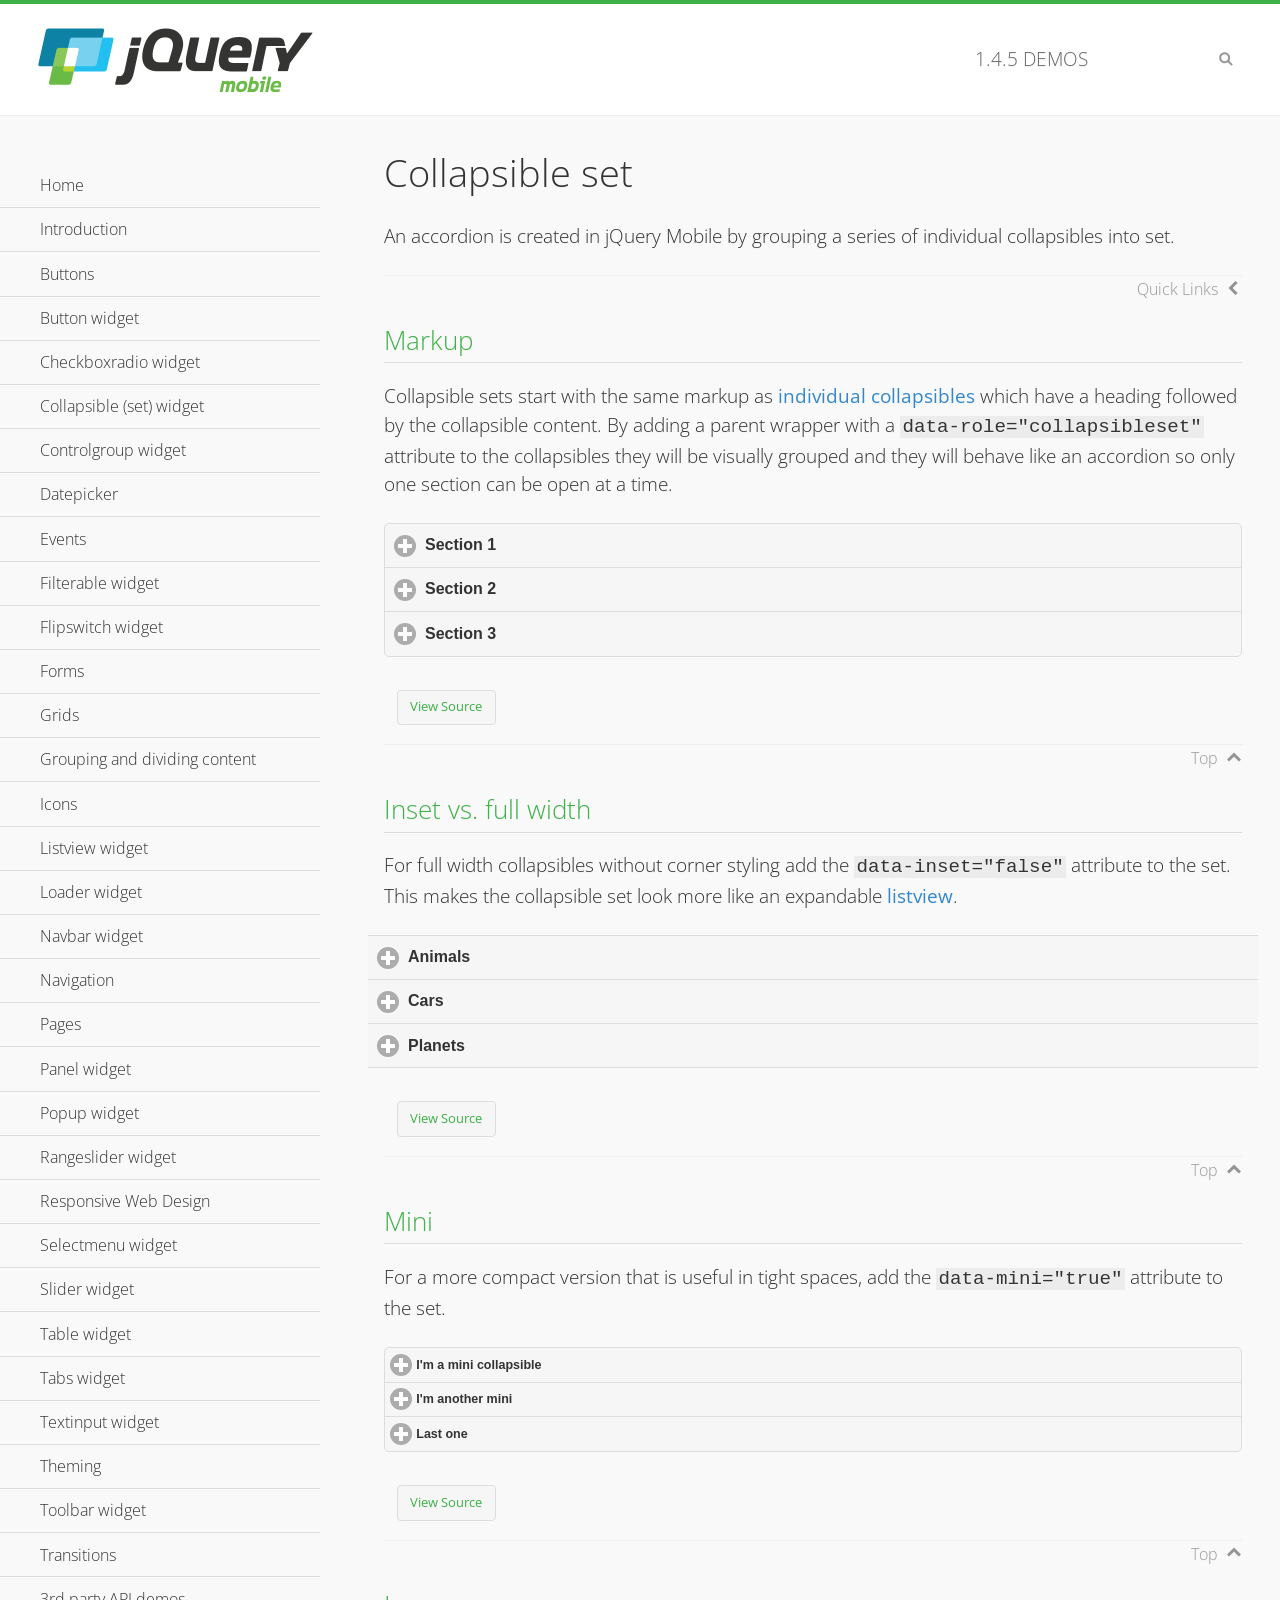
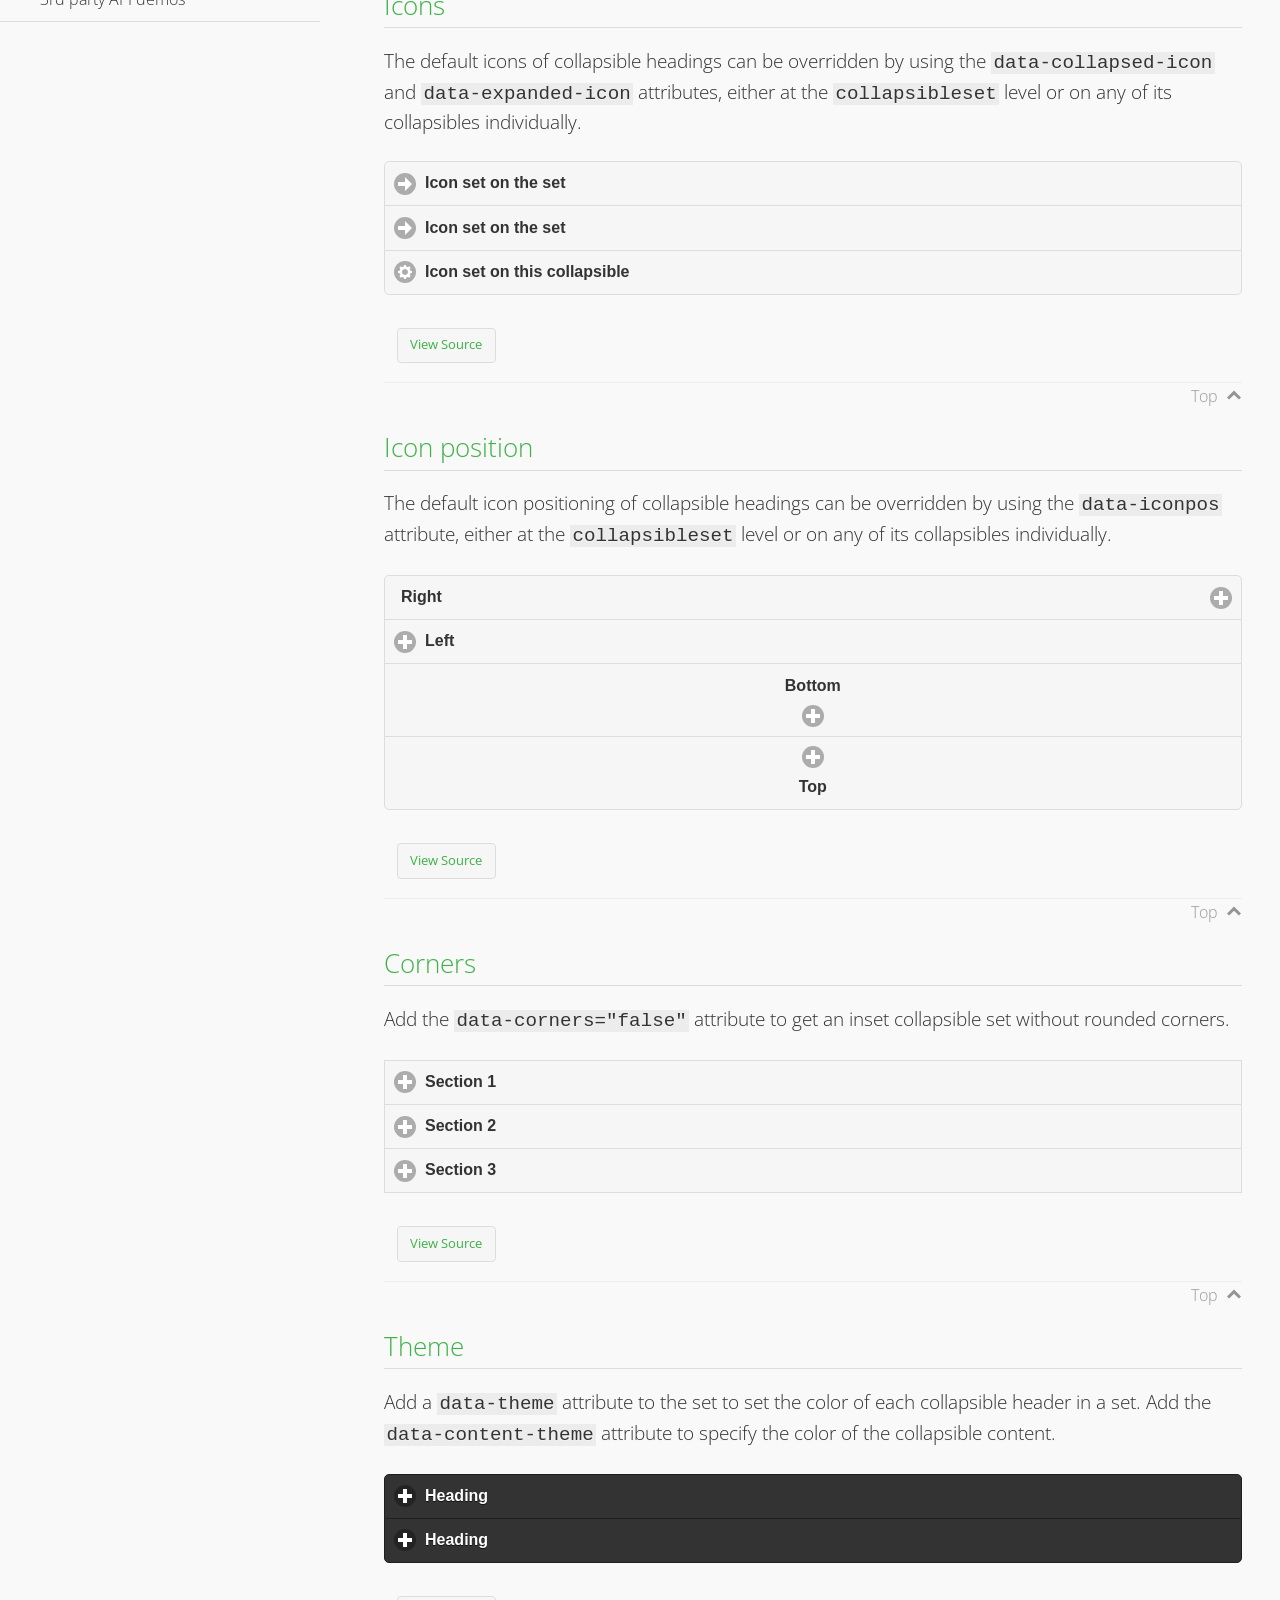
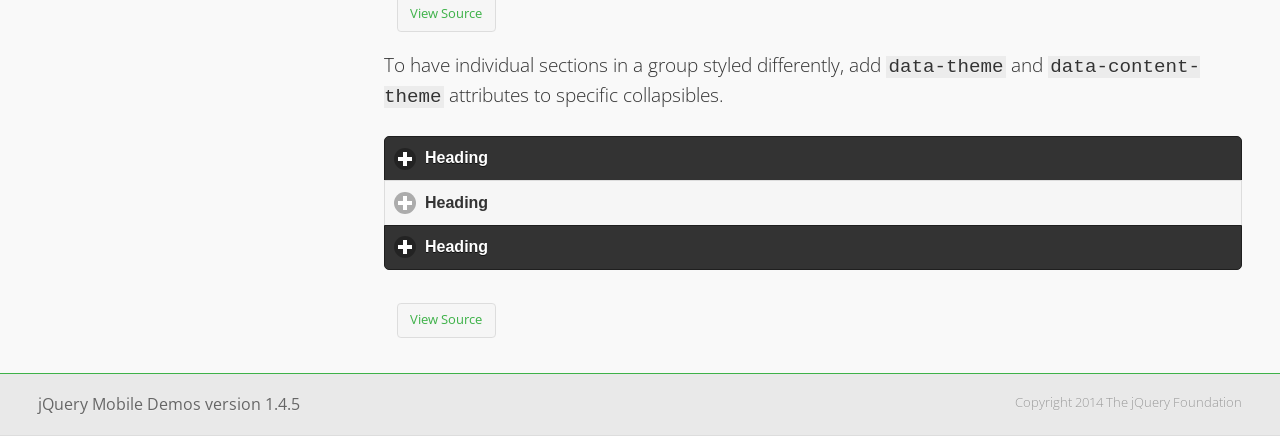
<file: node/publicConfig/jquery.mobile-1.4.5/demos/collapsibleset/index.html>
<!DOCTYPE html>
<html>
<head>
	<meta charset="utf-8">
	<meta name="viewport" content="width=device-width, initial-scale=1">
	<title>Collapsible set - jQuery Mobile Demos</title>
	<link rel="shortcut icon" href="../favicon.ico">
    <link rel="stylesheet" href="http://fonts.googleapis.com/css?family=Open+Sans:300,400,700">
	<link rel="stylesheet" href="../css/themes/default/jquery.mobile-1.4.5.min.css">
	<link rel="stylesheet" href="../_assets/css/jqm-demos.css">
	<script src="../js/jquery.js"></script>
	<script src="../_assets/js/index.js"></script>
	<script src="../js/jquery.mobile-1.4.5.min.js"></script>
</head>
<body>
<div data-role="page" class="jqm-demos" data-quicklinks="true">

	<div data-role="header" class="jqm-header">
		<h2><a href="../" title="jQuery Mobile Demos home"><img src="../_assets/img/jquery-logo.png" alt="jQuery Mobile"></a></h2>
		<p><span class="jqm-version"></span> Demos</p>
		<a href="#" class="jqm-navmenu-link ui-btn ui-btn-icon-notext ui-corner-all ui-icon-bars ui-nodisc-icon ui-alt-icon ui-btn-left">Menu</a>
		<a href="#" class="jqm-search-link ui-btn ui-btn-icon-notext ui-corner-all ui-icon-search ui-nodisc-icon ui-alt-icon ui-btn-right">Search</a>
	</div><!-- /header -->

	<div role="main" class="ui-content jqm-content">

		<h1>Collapsible set</h1>

		<p>An accordion is created in jQuery Mobile by grouping a series of individual collapsibles into set.</p>

		<h2>Markup</h2>

		<p>Collapsible sets start with the same markup as <a href="../collapsible/" data-ajax="false">individual collapsibles</a> which have a heading followed by the collapsible content. By adding a parent wrapper with a <code>data-role="collapsibleset"</code> attribute to the collapsibles they will be visually grouped and they will behave like an accordion so only one section can be open at a time.</p>

			<div data-demo-html="true">
				<div data-role="collapsibleset" data-theme="a" data-content-theme="a">
					<div data-role="collapsible">
						<h3>Section 1</h3>
					<p>I'm the collapsible content for section 1</p>
					</div>
					<div data-role="collapsible">
						<h3>Section 2</h3>
					<p>I'm the collapsible content for section 2</p>

					</div>
					<div data-role="collapsible">
						<h3>Section 3</h3>
					<p>I'm the collapsible content for section 3</p>
					</div>
				</div>
			</div><!--/demo-html -->

		<h2>Inset vs. full width</h2>

		<p>For full width collapsibles without corner styling add the <code>data-inset="false"</code> attribute to the set. This makes the collapsible set look more like an expandable <a href="../listview/">listview</a>.</p>

			<div data-demo-html="true">
				<div data-role="collapsibleset" data-inset="false">
					<div data-role="collapsible">
						<h3>Animals</h3>
						<ul data-role="listview" data-inset="false">
							<li>Cats</li>
							<li>Dogs</li>
							<li>Lizards</li>
							<li>Snakes</li>
						</ul>
					</div>
					<div data-role="collapsible">
						<h3>Cars</h3>
						<ul data-role="listview" data-inset="false">
							<li>Acura</li>
							<li>Audi</li>
							<li>BMW</li>
							<li>Cadillac</li>
						</ul>
					</div>
					<div data-role="collapsible">
						<h3>Planets</h3>
						<ul data-role="listview" data-inset="false">
							<li>Earth</li>
							<li>Jupiter</li>
							<li>Mars</li>
							<li>Mercury</li>
						</ul>
					</div>
				</div>
			</div><!--/demo-html -->

		<h2>Mini</h2>

		<p>For a more compact version that is useful in tight spaces, add the <code>data-mini="true"</code> attribute to the set. </p>

			<div data-demo-html="true">
				<div data-role="collapsibleset" data-theme="a" data-content-theme="a" data-mini="true">
					<div data-role="collapsible">
						<h3>I'm a mini collapsible</h3>
					<p>This is good for tight spaces.</p>
					</div>
					<div data-role="collapsible">
						<h3>I'm another mini</h3>
					<p>Here's some collapsible content.</p>

					</div>
					<div data-role="collapsible">
						<h3>Last one</h3>
					<p>Final bit of collapsible content.</p>
					</div>
				</div>
			</div><!--/demo-html -->

		<h2>Icons</h2>

		<p>The default icons of collapsible headings can be overridden by using the <code>data-collapsed-icon</code> and <code>data-expanded-icon</code> attributes, either at the <code>collapsibleset</code> level or on any of its collapsibles individually.</p>

			<div data-demo-html="true">
				<div data-role="collapsibleset" data-theme="a" data-content-theme="a" data-collapsed-icon="arrow-r" data-expanded-icon="arrow-d">
					<div data-role="collapsible">
						<h3>Icon set on the set</h3>
					<p>Specify the open and close icons on the set to apply it to all the collapsibles within.</p>
					</div>
					<div data-role="collapsible">
						<h3>Icon set on the set</h3>
					<p>This collapsible also gets the icon from the set.</p>
					</div>
					<div data-role="collapsible" data-collapsed-icon="gear" data-expanded-icon="delete">
						<h3>Icon set on this collapsible</h3>
					<p>The icons here are applied to this collapsible specifically, thus overriding the set icons.</p>
					</div>
				</div>
			</div><!--/demo-html -->

		<h2>Icon position</h2>

		<p>The default icon positioning of collapsible headings can be overridden by using the <code>data-iconpos</code> attribute, either at the <code>collapsibleset</code> level or on any of its collapsibles individually.</p>

			<div data-demo-html="true">
				<div data-role="collapsibleset" data-theme="a" data-content-theme="a" data-iconpos="right">
					<div data-role="collapsible">
						<h3>Right</h3>
					<p>Inherits icon positioning from <code>data-iconpos="right"</code> attribute on set.</p>
					</div>
					<div data-role="collapsible" data-iconpos="left">
						<h3>Left</h3>
					<p>Set via <code>data-iconpos="left"</code> attribute on the collapsible</p>
					</div>
					<div data-role="collapsible" data-iconpos="bottom">
						<h3>Bottom</h3>
					<p>Set via <code>data-iconpos="bottom"</code> attribute on the collapsible</p>
					</div>
					<div data-role="collapsible" data-iconpos="top">
						<h3>Top</h3>
					<p>Set via <code>data-iconpos="top"</code> attribute on the collapsible</p>
					</div>
				</div>
			</div><!--/demo-html -->

		<h2>Corners</h2>
		<p>Add the <code>data-corners="false"</code> attribute to get an inset collapsible set without rounded corners.</p>

			<div data-demo-html="true">
				<div data-role="collapsibleset" data-corners="false" data-theme="a" data-content-theme="a">
					<div data-role="collapsible">
						<h3>Section 1</h3>
					<p>Collapsible content</p>
					</div>
					<div data-role="collapsible">
						<h3>Section 2</h3>
					<p>Collapsible content</p>

					</div>
					<div data-role="collapsible">
						<h3>Section 3</h3>
					<p>Collapsible content</p>
					</div>
				</div>
			</div><!--/demo-html -->

		<h2>Theme</h2>

		<p>Add a <code>data-theme</code> attribute to the set to set the color of each collapsible header in a set. Add the <code>data-content-theme</code> attribute to specify the color of the collapsible content. </p>

			<div data-demo-html="true">
				<div data-role="collapsibleset" data-theme="b" data-content-theme="b">
					<div data-role="collapsible">
						<h3>Heading</h3>
						<p>Content</p>
					</div>
					<div data-role="collapsible">
						<h3>Heading</h3>
						<p>Content</p>
					</div>
				</div>
			</div><!--/demo-html -->

		<p>To have individual sections in a group styled differently, add <code>data-theme</code> and <code>data-content-theme</code> attributes to specific collapsibles.</p>

			<div data-demo-html="true">
				<div data-role="collapsibleset" data-theme="b" data-content-theme="b">
					<div data-role="collapsible">
						<h3>Heading</h3>
						<p>Content</p>
					</div>
					<div data-role="collapsible" data-theme="a" data-content-theme="a">
						<h3>Heading</h3>
						<p>Content</p>
					</div>
					<div data-role="collapsible">
						<h3>Heading</h3>
						<p>Content</p>
					</div>
				</div>
		</div><!--/demo-html -->

	</div><!-- /content -->
	    <div data-role="panel" class="jqm-navmenu-panel" data-position="left" data-display="overlay" data-theme="a">
	    	<ul class="jqm-list ui-alt-icon ui-nodisc-icon">
<li data-filtertext="demos homepage" data-icon="home"><a href=".././">Home</a></li>
<li data-filtertext="introduction overview getting started"><a href="../intro/" data-ajax="false">Introduction</a></li>
<li data-filtertext="buttons button markup buttonmarkup method anchor link button element"><a href="../button-markup/" data-ajax="false">Buttons</a></li>
<li data-filtertext="form button widget input button submit reset"><a href="../button/" data-ajax="false">Button widget</a></li>
<li data-role="collapsible" data-enhanced="true" data-collapsed-icon="carat-d" data-expanded-icon="carat-u" data-iconpos="right" data-inset="false" class="ui-collapsible ui-collapsible-themed-content ui-collapsible-collapsed">
	<h3 class="ui-collapsible-heading ui-collapsible-heading-collapsed">
		<a href="#" class="ui-collapsible-heading-toggle ui-btn ui-btn-icon-right ui-btn-inherit ui-icon-carat-d">
		    Checkboxradio widget<span class="ui-collapsible-heading-status"> click to expand contents</span>
		</a>
	</h3>
	<div class="ui-collapsible-content ui-body-inherit ui-collapsible-content-collapsed" aria-hidden="true">
		<ul>
			<li data-filtertext="form checkboxradio widget checkbox input checkboxes controlgroups"><a href="../checkboxradio-checkbox/" data-ajax="false">Checkboxes</a></li>
			<li data-filtertext="form checkboxradio widget radio input radio buttons controlgroups"><a href="../checkboxradio-radio/" data-ajax="false">Radio buttons</a></li>
		</ul>
	</div>
</li>
<li data-role="collapsible" data-enhanced="true" data-collapsed-icon="carat-d" data-expanded-icon="carat-u" data-iconpos="right" data-inset="false" class="ui-collapsible ui-collapsible-themed-content ui-collapsible-collapsed">
	<h3 class="ui-collapsible-heading ui-collapsible-heading-collapsed">
		<a href="#" class="ui-collapsible-heading-toggle ui-btn ui-btn-icon-right ui-btn-inherit ui-icon-carat-d">
			Collapsible (set) widget<span class="ui-collapsible-heading-status"> click to expand contents</span>
		</a>
	</h3>
	<div class="ui-collapsible-content ui-body-inherit ui-collapsible-content-collapsed" aria-hidden="true">
		<ul>
			<li data-filtertext="collapsibles content formatting"><a href="../collapsible/" data-ajax="false">Collapsible</a></li>
			<li data-filtertext="dynamic collapsible set accordion append expand"><a href="../collapsible-dynamic/" data-ajax="false">Dynamic collapsibles</a></li>
			<li data-filtertext="accordions collapsible set widget content formatting grouped collapsibles"><a href="../collapsibleset/" data-ajax="false">Collapsible set</a></li>
		</ul>
	</div>
</li>
<li data-role="collapsible" data-enhanced="true" data-collapsed-icon="carat-d" data-expanded-icon="carat-u" data-iconpos="right" data-inset="false" class="ui-collapsible ui-collapsible-themed-content ui-collapsible-collapsed">
	<h3 class="ui-collapsible-heading ui-collapsible-heading-collapsed">
		<a href="#" class="ui-collapsible-heading-toggle ui-btn ui-btn-icon-right ui-btn-inherit ui-icon-carat-d">
			Controlgroup widget<span class="ui-collapsible-heading-status"> click to expand contents</span>
		</a>
	</h3>
	<div class="ui-collapsible-content ui-body-inherit ui-collapsible-content-collapsed" aria-hidden="true">
		<ul>
			<li data-filtertext="controlgroups selectmenu checkboxradio input grouped buttons horizontal vertical"><a href="../controlgroup/" data-ajax="false">Controlgroup</a></li>
			<li data-filtertext="dynamic controlgroup dynamically add buttons"><a href="../controlgroup-dynamic/" data-ajax="false">Dynamic controlgroups</a></li>
		</ul>
	</div>
</li>
<li data-filtertext="form datepicker widget date input"><a href="../datepicker/" data-ajax="false">Datepicker</a></li>
<li data-role="collapsible" data-enhanced="true" data-collapsed-icon="carat-d" data-expanded-icon="carat-u" data-iconpos="right" data-inset="false" class="ui-collapsible ui-collapsible-themed-content ui-collapsible-collapsed">
	<h3 class="ui-collapsible-heading ui-collapsible-heading-collapsed">
		<a href="#" class="ui-collapsible-heading-toggle ui-btn ui-btn-icon-right ui-btn-inherit ui-icon-carat-d">
			Events<span class="ui-collapsible-heading-status"> click to expand contents</span>
		</a>
	</h3>
	<div class="ui-collapsible-content ui-body-inherit ui-collapsible-content-collapsed" aria-hidden="true">
		<ul>
			<li data-filtertext="swipe to delete list items listviews swipe events"><a href="../swipe-list/" data-ajax="false">Swipe list items</a></li>
			<li data-filtertext="swipe to navigate swipe page navigation swipe events"><a href="../swipe-page/" data-ajax="false">Swipe page navigation</a></li>
		</ul>
	</div>
</li>
<li data-filtertext="filterable filter elements sorting searching listview table"><a href="../filterable/" data-ajax="false">Filterable widget</a></li>
<li data-filtertext="form flipswitch widget flip toggle switch binary select checkbox input"><a href="../flipswitch/" data-ajax="false">Flipswitch widget</a></li>
<li data-role="collapsible" data-enhanced="true" data-collapsed-icon="carat-d" data-expanded-icon="carat-u" data-iconpos="right" data-inset="false" class="ui-collapsible ui-collapsible-themed-content ui-collapsible-collapsed">
	<h3 class="ui-collapsible-heading ui-collapsible-heading-collapsed">
		<a href="#" class="ui-collapsible-heading-toggle ui-btn ui-btn-icon-right ui-btn-inherit ui-icon-carat-d">
			Forms<span class="ui-collapsible-heading-status"> click to expand contents</span>
		</a>
	</h3>
	<div class="ui-collapsible-content ui-body-inherit ui-collapsible-content-collapsed" aria-hidden="true">
		<ul>
			<li data-filtertext="forms text checkbox radio range button submit reset inputs selects textarea slider flipswitch label form elements"><a href="../forms/" data-ajax="false">Forms</a></li>
			<li data-filtertext="form hide labels hidden accessible ui-hidden-accessible forms"><a href="../forms-label-hidden-accessible/" data-ajax="false">Hide labels</a></li>
			<li data-filtertext="form field containers fieldcontain ui-field-contain forms"><a href="../forms-field-contain/" data-ajax="false">Field containers</a></li>
			<li data-filtertext="forms disabled form elements"><a href="../forms-disabled/" data-ajax="false">Forms disabled</a></li>
			<li data-filtertext="forms gallery examples overview forms text checkbox radio range button submit reset inputs selects textarea slider flipswitch label form elements"><a href="../forms-gallery/" data-ajax="false">Forms gallery</a></li>
		</ul>
	</div>
</li>
<li data-role="collapsible" data-enhanced="true" data-collapsed-icon="carat-d" data-expanded-icon="carat-u" data-iconpos="right" data-inset="false" class="ui-collapsible ui-collapsible-themed-content ui-collapsible-collapsed">
	<h3 class="ui-collapsible-heading ui-collapsible-heading-collapsed">
		<a href="#" class="ui-collapsible-heading-toggle ui-btn ui-btn-icon-right ui-btn-inherit ui-icon-carat-d">
			Grids<span class="ui-collapsible-heading-status"> click to expand contents</span>
		</a>
	</h3>
	<div class="ui-collapsible-content ui-body-inherit ui-collapsible-content-collapsed" aria-hidden="true">
		<ul>
			<li data-filtertext="grids columns blocks content formatting rwd responsive css framework"><a href="../grids/" data-ajax="false">Grids</a></li>
			<li data-filtertext="buttons in grids css framework"><a href="../grids-buttons/" data-ajax="false">Buttons in grids</a></li>
			<li data-filtertext="custom responsive grids rwd css framework"><a href="../grids-custom-responsive/" data-ajax="false">Custom responsive grids</a></li>
		</ul>
	</div>
</li>
<li data-filtertext="blocks content formatting sections heading"><a href="../body-bar-classes/" data-ajax="false">Grouping and dividing content</a></li>
<li data-role="collapsible" data-enhanced="true" data-collapsed-icon="carat-d" data-expanded-icon="carat-u" data-iconpos="right" data-inset="false" class="ui-collapsible ui-collapsible-themed-content ui-collapsible-collapsed">
	<h3 class="ui-collapsible-heading ui-collapsible-heading-collapsed">
		<a href="#" class="ui-collapsible-heading-toggle ui-btn ui-btn-icon-right ui-btn-inherit ui-icon-carat-d">
			Icons<span class="ui-collapsible-heading-status"> click to expand contents</span>
		</a>
	</h3>
	<div class="ui-collapsible-content ui-body-inherit ui-collapsible-content-collapsed" aria-hidden="true">
		<ul>
			<li data-filtertext="button icons svg disc alt custom icon position"><a href="../icons/" data-ajax="false">Icons</a></li>
			<li data-filtertext=""><a href="../icons-grunticon/" data-ajax="false">Grunticon loader</a></li>
		</ul>
	</div>
</li>
<li data-role="collapsible" data-enhanced="true" data-collapsed-icon="carat-d" data-expanded-icon="carat-u" data-iconpos="right" data-inset="false" class="ui-collapsible ui-collapsible-themed-content ui-collapsible-collapsed">
	<h3 class="ui-collapsible-heading ui-collapsible-heading-collapsed">
		<a href="#" class="ui-collapsible-heading-toggle ui-btn ui-btn-icon-right ui-btn-inherit ui-icon-carat-d">
			Listview widget<span class="ui-collapsible-heading-status"> click to expand contents</span>
		</a>
	</h3>
	<div class="ui-collapsible-content ui-body-inherit ui-collapsible-content-collapsed" aria-hidden="true">
		<ul>
			<li data-filtertext="listview widget thumbnails icons nested split button collapsible ul ol"><a href="../listview/" data-ajax="false">Listview</a></li>
			<li data-filtertext="autocomplete filterable reveal listview filtertextbeforefilter placeholder"><a href="../listview-autocomplete/" data-ajax="false">Listview autocomplete</a></li>
			<li data-filtertext="autocomplete filterable reveal listview remote data filtertextbeforefilter placeholder"><a href="../listview-autocomplete-remote/" data-ajax="false">Listview autocomplete remote data</a></li>
			<li data-filtertext="autodividers anchor jump scroll linkbars listview lists ul ol"><a href="../listview-autodividers-linkbar/" data-ajax="false">Listview autodividers linkbar</a></li>
			<li data-filtertext="listview autodividers selector autodividersselector lists ul ol"><a href="../listview-autodividers-selector/" data-ajax="false">Listview autodividers selector</a></li>
			<li data-filtertext="listview nested list items"><a href="../listview-nested-lists/" data-ajax="false">Nested Listviews</a></li>
			<li data-filtertext="listview collapsible list items flat"><a href="../listview-collapsible-item-flat/" data-ajax="false">Listview collapsible list items (flat)</a></li>
			<li data-filtertext="listview collapsible list indented"><a href="../listview-collapsible-item-indented/" data-ajax="false">Listview collapsible list items (indented)</a></li>
			<li data-filtertext="grid listview responsive grids responsive listviews lists ul"><a href="../listview-grid/" data-ajax="false">Listview responsive grid</a></li>
		</ul>
	</div>
</li>
<li data-filtertext="loader widget page loading navigation overlay spinner"><a href="../loader/" data-ajax="false">Loader widget</a></li>
<li data-filtertext="navbar widget navmenu toolbars header footer"><a href="../navbar/" data-ajax="false">Navbar widget</a></li>
<li data-role="collapsible" data-enhanced="true" data-collapsed-icon="carat-d" data-expanded-icon="carat-u" data-iconpos="right" data-inset="false" class="ui-collapsible ui-collapsible-themed-content ui-collapsible-collapsed">
	<h3 class="ui-collapsible-heading ui-collapsible-heading-collapsed">
		<a href="#" class="ui-collapsible-heading-toggle ui-btn ui-btn-icon-right ui-btn-inherit ui-icon-carat-d">
			Navigation<span class="ui-collapsible-heading-status"> click to expand contents</span>
		</a>
	</h3>
	<div class="ui-collapsible-content ui-body-inherit ui-collapsible-content-collapsed" aria-hidden="true">
		<ul>
			<li data-filtertext="ajax navigation navigate widget history event method"><a href="../navigation/" data-ajax="false">Navigation</a></li>
			<li data-filtertext="linking pages page links navigation ajax prefetch cache"><a href="../navigation-linking-pages/" data-ajax="false">Linking pages</a></li>
			<!-- <li data-filtertext="php redirect server redirection server-side navigation"><a href="../navigation-php-redirect/" data-ajax="false">PHP redirect demo</a></li>-->
			<li data-filtertext="navigation redirection hash query"><a href="../navigation-hash-processing/" data-ajax="false">Hash processing demo</a></li>
			<li data-filtertext="navigation redirection hash query"><a href="../page-events/" data-ajax="false">Page Navigation Events</a></li>
		</ul>
	</div>
</li>
<li data-role="collapsible" data-enhanced="true" data-collapsed-icon="carat-d" data-expanded-icon="carat-u" data-iconpos="right" data-inset="false" class="ui-collapsible ui-collapsible-themed-content ui-collapsible-collapsed">
	<h3 class="ui-collapsible-heading ui-collapsible-heading-collapsed">
		<a href="#" class="ui-collapsible-heading-toggle ui-btn ui-btn-icon-right ui-btn-inherit ui-icon-carat-d">
			Pages<span class="ui-collapsible-heading-status"> click to expand contents</span>
		</a>
	</h3>
	<div class="ui-collapsible-content ui-body-inherit ui-collapsible-content-collapsed" aria-hidden="true">
		<ul>
			<li data-filtertext="pages page widget ajax navigation"><a href="../pages/" data-ajax="false">Pages</a></li>
			<li data-filtertext="single page"><a href="../pages-single-page/" data-ajax="false">Single page</a></li>
			<li data-filtertext="multipage multi-page page"><a href="../pages-multi-page/" data-ajax="false">Multi-page template</a></li>
			<li data-filtertext="dialog page widget modal popup"><a href="../pages-dialog/" data-ajax="false">Dialog page</a></li>
		</ul>
	</div>
</li>
<li data-role="collapsible" data-enhanced="true" data-collapsed-icon="carat-d" data-expanded-icon="carat-u" data-iconpos="right" data-inset="false" class="ui-collapsible ui-collapsible-themed-content ui-collapsible-collapsed">
	<h3 class="ui-collapsible-heading ui-collapsible-heading-collapsed">
		<a href="#" class="ui-collapsible-heading-toggle ui-btn ui-btn-icon-right ui-btn-inherit ui-icon-carat-d">
			Panel widget<span class="ui-collapsible-heading-status"> click to expand contents</span>
		</a>
	</h3>
	<div class="ui-collapsible-content ui-body-inherit ui-collapsible-content-collapsed" aria-hidden="true">
		<ul>
			<li data-filtertext="panel widget sliding panels reveal push overlay responsive"><a href="../panel/" data-ajax="false">Panel</a></li>
			<li data-filtertext=""><a href="../panel-external/" data-ajax="false">External panels</a></li>
			<li data-filtertext="panel "><a href="../panel-fixed/" data-ajax="false">Fixed panels</a></li>
			<li data-filtertext="panel slide panels sliding panels shadow rwd responsive breakpoint"><a href="../panel-responsive/" data-ajax="false">Panels responsive</a></li>
			<li data-filtertext="panel custom style custom panel width reveal shadow listview panel styling page background wrapper"><a href="../panel-styling/" data-ajax="false">Custom panel style</a></li>
			<li data-filtertext="panel open on swipe"><a href="../panel-swipe-open/" data-ajax="false">Panel open on swipe</a></li>
			<li data-filtertext="panels outside page internal external toolbars"><a href="../panel-external-internal/" data-ajax="false">Panel external and internal</a></li>
		</ul>
	</div>
</li>
<li data-role="collapsible" data-enhanced="true" data-collapsed-icon="carat-d" data-expanded-icon="carat-u" data-iconpos="right" data-inset="false" class="ui-collapsible ui-collapsible-themed-content ui-collapsible-collapsed">
	<h3 class="ui-collapsible-heading ui-collapsible-heading-collapsed">
		<a href="#" class="ui-collapsible-heading-toggle ui-btn ui-btn-icon-right ui-btn-inherit ui-icon-carat-d">
			Popup widget<span class="ui-collapsible-heading-status"> click to expand contents</span>
		</a>
	</h3>
	<div class="ui-collapsible-content ui-body-inherit ui-collapsible-content-collapsed" aria-hidden="true">
		<ul>
			<li data-filtertext="popup widget popups dialog modal transition tooltip lightbox form overlay screen flip pop fade transition"><a href="../popup/" data-ajax="false">Popup</a></li>
			<li data-filtertext="popup alignment position"><a href="../popup-alignment/" data-ajax="false">Popup alignment</a></li>
			<li data-filtertext="popup arrow size popups popover"><a href="../popup-arrow-size/" data-ajax="false">Popup arrow size</a></li>
			<li data-filtertext="dynamic popups popup images lightbox"><a href="../popup-dynamic/" data-ajax="false">Dynamic popups</a></li>
			<li data-filtertext="popups with iframes scaling"><a href="../popup-iframe/" data-ajax="false">Popups with iframes</a></li>
			<li data-filtertext="popup image scaling"><a href="../popup-image-scaling/" data-ajax="false">Popup image scaling</a></li>
			<li data-filtertext="external popup outside multi-page"><a href="../popup-outside-multipage/" data-ajax="false">Popup outside multi-page</a></li>
		</ul>
	</div>
</li>
<li data-filtertext="form rangeslider widget dual sliders dual handle sliders range input"><a href="../rangeslider/" data-ajax="false">Rangeslider widget</a></li>
<li data-filtertext="responsive web design rwd adaptive progressive enhancement PE accessible mobile breakpoints media query media queries"><a href="../rwd/" data-ajax="false">Responsive Web Design</a></li>
<li data-role="collapsible" data-enhanced="true" data-collapsed-icon="carat-d" data-expanded-icon="carat-u" data-iconpos="right" data-inset="false" class="ui-collapsible ui-collapsible-themed-content ui-collapsible-collapsed">
	<h3 class="ui-collapsible-heading ui-collapsible-heading-collapsed">
		<a href="#" class="ui-collapsible-heading-toggle ui-btn ui-btn-icon-right ui-btn-inherit ui-icon-carat-d">
			Selectmenu widget<span class="ui-collapsible-heading-status"> click to expand contents</span>
		</a>
	</h3>
	<div class="ui-collapsible-content ui-body-inherit ui-collapsible-content-collapsed" aria-hidden="true">
		<ul>
			<li data-filtertext="form selectmenu widget select input custom select menu selects"><a href="../selectmenu/" data-ajax="false">Selectmenu</a></li>
			<li data-filtertext="form custom select menu selectmenu widget custom menu option optgroup multiple selects"><a href="../selectmenu-custom/" data-ajax="false">Custom select menu</a></li>
			<li data-filtertext="filterable select filter popup dialog"><a href="../selectmenu-custom-filter/" data-ajax="false">Custom select menu with filter</a></li>
		</ul>
	</div>
</li>
<li data-role="collapsible" data-enhanced="true" data-collapsed-icon="carat-d" data-expanded-icon="carat-u" data-iconpos="right" data-inset="false" class="ui-collapsible ui-collapsible-themed-content ui-collapsible-collapsed">
	<h3 class="ui-collapsible-heading ui-collapsible-heading-collapsed">
		<a href="#" class="ui-collapsible-heading-toggle ui-btn ui-btn-icon-right ui-btn-inherit ui-icon-carat-d">
			Slider widget<span class="ui-collapsible-heading-status"> click to expand contents</span>
		</a>
	</h3>
	<div class="ui-collapsible-content ui-body-inherit ui-collapsible-content-collapsed" aria-hidden="true">
		<ul>
			<li data-filtertext="form slider widget range input single sliders"><a href="../slider/" data-ajax="false">Slider</a></li>
			<li data-filtertext="form slider widget flipswitch slider binary select flip toggle switch"><a href="../slider-flipswitch/" data-ajax="false">Slider flip toggle switch</a></li>
			<li data-filtertext="form slider tooltip handle value input range sliders"><a href="../slider-tooltip/" data-ajax="false">Slider tooltip</a></li>
		</ul>
	</div>
</li>
<li data-role="collapsible" data-enhanced="true" data-collapsed-icon="carat-d" data-expanded-icon="carat-u" data-iconpos="right" data-inset="false" class="ui-collapsible ui-collapsible-themed-content ui-collapsible-collapsed">
	<h3 class="ui-collapsible-heading ui-collapsible-heading-collapsed">
		<a href="#" class="ui-collapsible-heading-toggle ui-btn ui-btn-icon-right ui-btn-inherit ui-icon-carat-d">
			Table widget<span class="ui-collapsible-heading-status"> click to expand contents</span>
		</a>
	</h3>
	<div class="ui-collapsible-content ui-body-inherit ui-collapsible-content-collapsed" aria-hidden="true">
		<ul>
			<li data-filtertext="table widget reflow column toggle th td responsive tables rwd hide show tabular"><a href="../table-column-toggle/" data-ajax="false">Table Column Toggle</a></li>
			<li data-filtertext="table column toggle phone comparison demo"><a href="../table-column-toggle-example/" data-ajax="false">Table Column Toggle demo</a></li>
			<li data-filtertext="responsive tables table column toggle heading groups rwd breakpoint"><a href="../table-column-toggle-heading-groups/" data-ajax="false">Table Column Toggle heading groups</a></li>
			<li data-filtertext="responsive tables table column toggle hide rwd breakpoint customization options"><a href="../table-column-toggle-options/" data-ajax="false">Table Column Toggle options</a></li>
			<li data-filtertext="table reflow th td responsive rwd columns tabular"><a href="../table-reflow/" data-ajax="false">Table Reflow</a></li>
			<li data-filtertext="responsive tables table reflow heading groups rwd breakpoint"><a href="../table-reflow-heading-groups/" data-ajax="false">Table Reflow heading groups</a></li>
			<li data-filtertext="responsive tables table reflow stripes strokes table style"><a href="../table-reflow-stripes-strokes/" data-ajax="false">Table Reflow stripes and strokes</a></li>
			<li data-filtertext="responsive tables table reflow stack custom styles"><a href="../table-reflow-styling/" data-ajax="false">Table Reflow custom styles</a></li>
		</ul>
	</div>
</li>
<li data-filtertext="ui tabs widget"><a href="../tabs/" data-ajax="false">Tabs widget</a></li>
<li data-filtertext="form textinput widget text input textarea number date time tel email file color password"><a href="../textinput/" data-ajax="false">Textinput widget</a></li>
<li data-role="collapsible" data-enhanced="true" data-collapsed-icon="carat-d" data-expanded-icon="carat-u" data-iconpos="right" data-inset="false" class="ui-collapsible ui-collapsible-themed-content ui-collapsible-collapsed">
	<h3 class="ui-collapsible-heading ui-collapsible-heading-collapsed">
		<a href="#" class="ui-collapsible-heading-toggle ui-btn ui-btn-icon-right ui-btn-inherit ui-icon-carat-d">
			Theming<span class="ui-collapsible-heading-status"> click to expand contents</span>
		</a>
	</h3>
	<div class="ui-collapsible-content ui-body-inherit ui-collapsible-content-collapsed" aria-hidden="true">
		<ul>
			<li data-filtertext="default theme swatches theming style css"><a href="../theme-default/" data-ajax="false">Default theme</a></li>
			<li data-filtertext="classic theme old theme swatches theming style css"><a href="../theme-classic/" data-ajax="false">Classic theme</a></li>
		</ul>
	</div>
</li>
<li data-role="collapsible" data-enhanced="true" data-collapsed-icon="carat-d" data-expanded-icon="carat-u" data-iconpos="right" data-inset="false" class="ui-collapsible ui-collapsible-themed-content ui-collapsible-collapsed">
	<h3 class="ui-collapsible-heading ui-collapsible-heading-collapsed">
		<a href="#" class="ui-collapsible-heading-toggle ui-btn ui-btn-icon-right ui-btn-inherit ui-icon-carat-d">
			Toolbar widget<span class="ui-collapsible-heading-status"> click to expand contents</span>
		</a>
	</h3>
	<div class="ui-collapsible-content ui-body-inherit ui-collapsible-content-collapsed" aria-hidden="true">
		<ul>
			<li data-filtertext="toolbar widget header footer toolbars fixed fullscreen external sections"><a href="../toolbar/" data-ajax="false">Toolbar</a></li>
			<li data-filtertext="dynamic toolbars dynamically add toolbar header footer"><a href="../toolbar-dynamic/" data-ajax="false">Dynamic toolbars</a></li>
			<li data-filtertext="external toolbars header footer"><a href="../toolbar-external/" data-ajax="false">External toolbars</a></li>
			<li data-filtertext="fixed toolbars header footer"><a href="../toolbar-fixed/" data-ajax="false">Fixed toolbars</a></li>
			<li data-filtertext="fixed fullscreen toolbars header footer"><a href="../toolbar-fixed-fullscreen/" data-ajax="false">Fullscreen toolbars</a></li>
			<li data-filtertext="external fixed toolbars header footer"><a href="../toolbar-fixed-external/" data-ajax="false">Fixed external toolbars</a></li>
			<li data-filtertext="external persistent toolbars header footer navbar navmenu"><a href="../toolbar-fixed-persistent/" data-ajax="false">Persistent toolbars</a></li>
			<li data-filtertext="external ajax optimized toolbars persistent toolbars header footer navbar"><a href="../toolbar-fixed-persistent-optimized/" data-ajax="false">Ajax optimized toolbars</a></li>
			<li data-filtertext="form in toolbars header footer"><a href="../toolbar-fixed-forms/" data-ajax="false">Form in toolbar</a></li>
		</ul>
	</div>
</li>
<li data-filtertext="page transitions animated pages popup navigation flip slide fade pop"><a href="../transitions/" data-ajax="false">Transitions</a></li>
<li data-role="collapsible" data-enhanced="true" data-collapsed-icon="carat-d" data-expanded-icon="carat-u" data-iconpos="right" data-inset="false" class="ui-collapsible ui-collapsible-themed-content ui-collapsible-collapsed">
	<h3 class="ui-collapsible-heading ui-collapsible-heading-collapsed">
		<a href="#" class="ui-collapsible-heading-toggle ui-btn ui-btn-icon-right ui-btn-inherit ui-icon-carat-d">
			3rd party API demos<span class="ui-collapsible-heading-status"> click to expand contents</span>
		</a>
	</h3>
	<div class="ui-collapsible-content ui-body-inherit ui-collapsible-content-collapsed" aria-hidden="true">
		<ul>
			<li data-filtertext="backbone requirejs navigation router"><a href="../backbone-requirejs/" data-ajax="false">Backbone RequireJS</a></li>
			<li data-filtertext="google maps geolocation demo"><a href="../map-geolocation/" data-ajax="false">Google Maps geolocation</a></li>
			<li data-filtertext="google maps hybrid"><a href="../map-list-toggle/" data-ajax="false">Google Maps list toggle</a></li>
		</ul>
	</div>
</li>



		     </ul>
		</div><!-- /panel -->


	<div data-role="footer" data-position="fixed" data-tap-toggle="false" class="jqm-footer">
		<p>jQuery Mobile Demos version <span class="jqm-version"></span></p>
		<p>Copyright 2014 The jQuery Foundation</p>
	</div><!-- /footer -->
	<!-- TODO: This should become an external panel so we can add input to markup (unique ID) -->
    <div data-role="panel" class="jqm-search-panel" data-position="right" data-display="overlay" data-theme="a">
		<div class="jqm-search">
			<ul class="jqm-list" data-filter-placeholder="Search demos..." data-filter-reveal="true">
<li data-filtertext="demos homepage" data-icon="home"><a href=".././">Home</a></li>
<li data-filtertext="introduction overview getting started"><a href="../intro/" data-ajax="false">Introduction</a></li>
<li data-filtertext="buttons button markup buttonmarkup method anchor link button element"><a href="../button-markup/" data-ajax="false">Buttons</a></li>
<li data-filtertext="form button widget input button submit reset"><a href="../button/" data-ajax="false">Button widget</a></li>
<li data-role="collapsible" data-enhanced="true" data-collapsed-icon="carat-d" data-expanded-icon="carat-u" data-iconpos="right" data-inset="false" class="ui-collapsible ui-collapsible-themed-content ui-collapsible-collapsed">
	<h3 class="ui-collapsible-heading ui-collapsible-heading-collapsed">
		<a href="#" class="ui-collapsible-heading-toggle ui-btn ui-btn-icon-right ui-btn-inherit ui-icon-carat-d">
		    Checkboxradio widget<span class="ui-collapsible-heading-status"> click to expand contents</span>
		</a>
	</h3>
	<div class="ui-collapsible-content ui-body-inherit ui-collapsible-content-collapsed" aria-hidden="true">
		<ul>
			<li data-filtertext="form checkboxradio widget checkbox input checkboxes controlgroups"><a href="../checkboxradio-checkbox/" data-ajax="false">Checkboxes</a></li>
			<li data-filtertext="form checkboxradio widget radio input radio buttons controlgroups"><a href="../checkboxradio-radio/" data-ajax="false">Radio buttons</a></li>
		</ul>
	</div>
</li>
<li data-role="collapsible" data-enhanced="true" data-collapsed-icon="carat-d" data-expanded-icon="carat-u" data-iconpos="right" data-inset="false" class="ui-collapsible ui-collapsible-themed-content ui-collapsible-collapsed">
	<h3 class="ui-collapsible-heading ui-collapsible-heading-collapsed">
		<a href="#" class="ui-collapsible-heading-toggle ui-btn ui-btn-icon-right ui-btn-inherit ui-icon-carat-d">
			Collapsible (set) widget<span class="ui-collapsible-heading-status"> click to expand contents</span>
		</a>
	</h3>
	<div class="ui-collapsible-content ui-body-inherit ui-collapsible-content-collapsed" aria-hidden="true">
		<ul>
			<li data-filtertext="collapsibles content formatting"><a href="../collapsible/" data-ajax="false">Collapsible</a></li>
			<li data-filtertext="dynamic collapsible set accordion append expand"><a href="../collapsible-dynamic/" data-ajax="false">Dynamic collapsibles</a></li>
			<li data-filtertext="accordions collapsible set widget content formatting grouped collapsibles"><a href="../collapsibleset/" data-ajax="false">Collapsible set</a></li>
		</ul>
	</div>
</li>
<li data-role="collapsible" data-enhanced="true" data-collapsed-icon="carat-d" data-expanded-icon="carat-u" data-iconpos="right" data-inset="false" class="ui-collapsible ui-collapsible-themed-content ui-collapsible-collapsed">
	<h3 class="ui-collapsible-heading ui-collapsible-heading-collapsed">
		<a href="#" class="ui-collapsible-heading-toggle ui-btn ui-btn-icon-right ui-btn-inherit ui-icon-carat-d">
			Controlgroup widget<span class="ui-collapsible-heading-status"> click to expand contents</span>
		</a>
	</h3>
	<div class="ui-collapsible-content ui-body-inherit ui-collapsible-content-collapsed" aria-hidden="true">
		<ul>
			<li data-filtertext="controlgroups selectmenu checkboxradio input grouped buttons horizontal vertical"><a href="../controlgroup/" data-ajax="false">Controlgroup</a></li>
			<li data-filtertext="dynamic controlgroup dynamically add buttons"><a href="../controlgroup-dynamic/" data-ajax="false">Dynamic controlgroups</a></li>
		</ul>
	</div>
</li>
<li data-filtertext="form datepicker widget date input"><a href="../datepicker/" data-ajax="false">Datepicker</a></li>
<li data-role="collapsible" data-enhanced="true" data-collapsed-icon="carat-d" data-expanded-icon="carat-u" data-iconpos="right" data-inset="false" class="ui-collapsible ui-collapsible-themed-content ui-collapsible-collapsed">
	<h3 class="ui-collapsible-heading ui-collapsible-heading-collapsed">
		<a href="#" class="ui-collapsible-heading-toggle ui-btn ui-btn-icon-right ui-btn-inherit ui-icon-carat-d">
			Events<span class="ui-collapsible-heading-status"> click to expand contents</span>
		</a>
	</h3>
	<div class="ui-collapsible-content ui-body-inherit ui-collapsible-content-collapsed" aria-hidden="true">
		<ul>
			<li data-filtertext="swipe to delete list items listviews swipe events"><a href="../swipe-list/" data-ajax="false">Swipe list items</a></li>
			<li data-filtertext="swipe to navigate swipe page navigation swipe events"><a href="../swipe-page/" data-ajax="false">Swipe page navigation</a></li>
		</ul>
	</div>
</li>
<li data-filtertext="filterable filter elements sorting searching listview table"><a href="../filterable/" data-ajax="false">Filterable widget</a></li>
<li data-filtertext="form flipswitch widget flip toggle switch binary select checkbox input"><a href="../flipswitch/" data-ajax="false">Flipswitch widget</a></li>
<li data-role="collapsible" data-enhanced="true" data-collapsed-icon="carat-d" data-expanded-icon="carat-u" data-iconpos="right" data-inset="false" class="ui-collapsible ui-collapsible-themed-content ui-collapsible-collapsed">
	<h3 class="ui-collapsible-heading ui-collapsible-heading-collapsed">
		<a href="#" class="ui-collapsible-heading-toggle ui-btn ui-btn-icon-right ui-btn-inherit ui-icon-carat-d">
			Forms<span class="ui-collapsible-heading-status"> click to expand contents</span>
		</a>
	</h3>
	<div class="ui-collapsible-content ui-body-inherit ui-collapsible-content-collapsed" aria-hidden="true">
		<ul>
			<li data-filtertext="forms text checkbox radio range button submit reset inputs selects textarea slider flipswitch label form elements"><a href="../forms/" data-ajax="false">Forms</a></li>
			<li data-filtertext="form hide labels hidden accessible ui-hidden-accessible forms"><a href="../forms-label-hidden-accessible/" data-ajax="false">Hide labels</a></li>
			<li data-filtertext="form field containers fieldcontain ui-field-contain forms"><a href="../forms-field-contain/" data-ajax="false">Field containers</a></li>
			<li data-filtertext="forms disabled form elements"><a href="../forms-disabled/" data-ajax="false">Forms disabled</a></li>
			<li data-filtertext="forms gallery examples overview forms text checkbox radio range button submit reset inputs selects textarea slider flipswitch label form elements"><a href="../forms-gallery/" data-ajax="false">Forms gallery</a></li>
		</ul>
	</div>
</li>
<li data-role="collapsible" data-enhanced="true" data-collapsed-icon="carat-d" data-expanded-icon="carat-u" data-iconpos="right" data-inset="false" class="ui-collapsible ui-collapsible-themed-content ui-collapsible-collapsed">
	<h3 class="ui-collapsible-heading ui-collapsible-heading-collapsed">
		<a href="#" class="ui-collapsible-heading-toggle ui-btn ui-btn-icon-right ui-btn-inherit ui-icon-carat-d">
			Grids<span class="ui-collapsible-heading-status"> click to expand contents</span>
		</a>
	</h3>
	<div class="ui-collapsible-content ui-body-inherit ui-collapsible-content-collapsed" aria-hidden="true">
		<ul>
			<li data-filtertext="grids columns blocks content formatting rwd responsive css framework"><a href="../grids/" data-ajax="false">Grids</a></li>
			<li data-filtertext="buttons in grids css framework"><a href="../grids-buttons/" data-ajax="false">Buttons in grids</a></li>
			<li data-filtertext="custom responsive grids rwd css framework"><a href="../grids-custom-responsive/" data-ajax="false">Custom responsive grids</a></li>
		</ul>
	</div>
</li>
<li data-filtertext="blocks content formatting sections heading"><a href="../body-bar-classes/" data-ajax="false">Grouping and dividing content</a></li>
<li data-role="collapsible" data-enhanced="true" data-collapsed-icon="carat-d" data-expanded-icon="carat-u" data-iconpos="right" data-inset="false" class="ui-collapsible ui-collapsible-themed-content ui-collapsible-collapsed">
	<h3 class="ui-collapsible-heading ui-collapsible-heading-collapsed">
		<a href="#" class="ui-collapsible-heading-toggle ui-btn ui-btn-icon-right ui-btn-inherit ui-icon-carat-d">
			Icons<span class="ui-collapsible-heading-status"> click to expand contents</span>
		</a>
	</h3>
	<div class="ui-collapsible-content ui-body-inherit ui-collapsible-content-collapsed" aria-hidden="true">
		<ul>
			<li data-filtertext="button icons svg disc alt custom icon position"><a href="../icons/" data-ajax="false">Icons</a></li>
			<li data-filtertext=""><a href="../icons-grunticon/" data-ajax="false">Grunticon loader</a></li>
		</ul>
	</div>
</li>
<li data-role="collapsible" data-enhanced="true" data-collapsed-icon="carat-d" data-expanded-icon="carat-u" data-iconpos="right" data-inset="false" class="ui-collapsible ui-collapsible-themed-content ui-collapsible-collapsed">
	<h3 class="ui-collapsible-heading ui-collapsible-heading-collapsed">
		<a href="#" class="ui-collapsible-heading-toggle ui-btn ui-btn-icon-right ui-btn-inherit ui-icon-carat-d">
			Listview widget<span class="ui-collapsible-heading-status"> click to expand contents</span>
		</a>
	</h3>
	<div class="ui-collapsible-content ui-body-inherit ui-collapsible-content-collapsed" aria-hidden="true">
		<ul>
			<li data-filtertext="listview widget thumbnails icons nested split button collapsible ul ol"><a href="../listview/" data-ajax="false">Listview</a></li>
			<li data-filtertext="autocomplete filterable reveal listview filtertextbeforefilter placeholder"><a href="../listview-autocomplete/" data-ajax="false">Listview autocomplete</a></li>
			<li data-filtertext="autocomplete filterable reveal listview remote data filtertextbeforefilter placeholder"><a href="../listview-autocomplete-remote/" data-ajax="false">Listview autocomplete remote data</a></li>
			<li data-filtertext="autodividers anchor jump scroll linkbars listview lists ul ol"><a href="../listview-autodividers-linkbar/" data-ajax="false">Listview autodividers linkbar</a></li>
			<li data-filtertext="listview autodividers selector autodividersselector lists ul ol"><a href="../listview-autodividers-selector/" data-ajax="false">Listview autodividers selector</a></li>
			<li data-filtertext="listview nested list items"><a href="../listview-nested-lists/" data-ajax="false">Nested Listviews</a></li>
			<li data-filtertext="listview collapsible list items flat"><a href="../listview-collapsible-item-flat/" data-ajax="false">Listview collapsible list items (flat)</a></li>
			<li data-filtertext="listview collapsible list indented"><a href="../listview-collapsible-item-indented/" data-ajax="false">Listview collapsible list items (indented)</a></li>
			<li data-filtertext="grid listview responsive grids responsive listviews lists ul"><a href="../listview-grid/" data-ajax="false">Listview responsive grid</a></li>
		</ul>
	</div>
</li>
<li data-filtertext="loader widget page loading navigation overlay spinner"><a href="../loader/" data-ajax="false">Loader widget</a></li>
<li data-filtertext="navbar widget navmenu toolbars header footer"><a href="../navbar/" data-ajax="false">Navbar widget</a></li>
<li data-role="collapsible" data-enhanced="true" data-collapsed-icon="carat-d" data-expanded-icon="carat-u" data-iconpos="right" data-inset="false" class="ui-collapsible ui-collapsible-themed-content ui-collapsible-collapsed">
	<h3 class="ui-collapsible-heading ui-collapsible-heading-collapsed">
		<a href="#" class="ui-collapsible-heading-toggle ui-btn ui-btn-icon-right ui-btn-inherit ui-icon-carat-d">
			Navigation<span class="ui-collapsible-heading-status"> click to expand contents</span>
		</a>
	</h3>
	<div class="ui-collapsible-content ui-body-inherit ui-collapsible-content-collapsed" aria-hidden="true">
		<ul>
			<li data-filtertext="ajax navigation navigate widget history event method"><a href="../navigation/" data-ajax="false">Navigation</a></li>
			<li data-filtertext="linking pages page links navigation ajax prefetch cache"><a href="../navigation-linking-pages/" data-ajax="false">Linking pages</a></li>
			<!-- <li data-filtertext="php redirect server redirection server-side navigation"><a href="../navigation-php-redirect/" data-ajax="false">PHP redirect demo</a></li>-->
			<li data-filtertext="navigation redirection hash query"><a href="../navigation-hash-processing/" data-ajax="false">Hash processing demo</a></li>
			<li data-filtertext="navigation redirection hash query"><a href="../page-events/" data-ajax="false">Page Navigation Events</a></li>
		</ul>
	</div>
</li>
<li data-role="collapsible" data-enhanced="true" data-collapsed-icon="carat-d" data-expanded-icon="carat-u" data-iconpos="right" data-inset="false" class="ui-collapsible ui-collapsible-themed-content ui-collapsible-collapsed">
	<h3 class="ui-collapsible-heading ui-collapsible-heading-collapsed">
		<a href="#" class="ui-collapsible-heading-toggle ui-btn ui-btn-icon-right ui-btn-inherit ui-icon-carat-d">
			Pages<span class="ui-collapsible-heading-status"> click to expand contents</span>
		</a>
	</h3>
	<div class="ui-collapsible-content ui-body-inherit ui-collapsible-content-collapsed" aria-hidden="true">
		<ul>
			<li data-filtertext="pages page widget ajax navigation"><a href="../pages/" data-ajax="false">Pages</a></li>
			<li data-filtertext="single page"><a href="../pages-single-page/" data-ajax="false">Single page</a></li>
			<li data-filtertext="multipage multi-page page"><a href="../pages-multi-page/" data-ajax="false">Multi-page template</a></li>
			<li data-filtertext="dialog page widget modal popup"><a href="../pages-dialog/" data-ajax="false">Dialog page</a></li>
		</ul>
	</div>
</li>
<li data-role="collapsible" data-enhanced="true" data-collapsed-icon="carat-d" data-expanded-icon="carat-u" data-iconpos="right" data-inset="false" class="ui-collapsible ui-collapsible-themed-content ui-collapsible-collapsed">
	<h3 class="ui-collapsible-heading ui-collapsible-heading-collapsed">
		<a href="#" class="ui-collapsible-heading-toggle ui-btn ui-btn-icon-right ui-btn-inherit ui-icon-carat-d">
			Panel widget<span class="ui-collapsible-heading-status"> click to expand contents</span>
		</a>
	</h3>
	<div class="ui-collapsible-content ui-body-inherit ui-collapsible-content-collapsed" aria-hidden="true">
		<ul>
			<li data-filtertext="panel widget sliding panels reveal push overlay responsive"><a href="../panel/" data-ajax="false">Panel</a></li>
			<li data-filtertext=""><a href="../panel-external/" data-ajax="false">External panels</a></li>
			<li data-filtertext="panel "><a href="../panel-fixed/" data-ajax="false">Fixed panels</a></li>
			<li data-filtertext="panel slide panels sliding panels shadow rwd responsive breakpoint"><a href="../panel-responsive/" data-ajax="false">Panels responsive</a></li>
			<li data-filtertext="panel custom style custom panel width reveal shadow listview panel styling page background wrapper"><a href="../panel-styling/" data-ajax="false">Custom panel style</a></li>
			<li data-filtertext="panel open on swipe"><a href="../panel-swipe-open/" data-ajax="false">Panel open on swipe</a></li>
			<li data-filtertext="panels outside page internal external toolbars"><a href="../panel-external-internal/" data-ajax="false">Panel external and internal</a></li>
		</ul>
	</div>
</li>
<li data-role="collapsible" data-enhanced="true" data-collapsed-icon="carat-d" data-expanded-icon="carat-u" data-iconpos="right" data-inset="false" class="ui-collapsible ui-collapsible-themed-content ui-collapsible-collapsed">
	<h3 class="ui-collapsible-heading ui-collapsible-heading-collapsed">
		<a href="#" class="ui-collapsible-heading-toggle ui-btn ui-btn-icon-right ui-btn-inherit ui-icon-carat-d">
			Popup widget<span class="ui-collapsible-heading-status"> click to expand contents</span>
		</a>
	</h3>
	<div class="ui-collapsible-content ui-body-inherit ui-collapsible-content-collapsed" aria-hidden="true">
		<ul>
			<li data-filtertext="popup widget popups dialog modal transition tooltip lightbox form overlay screen flip pop fade transition"><a href="../popup/" data-ajax="false">Popup</a></li>
			<li data-filtertext="popup alignment position"><a href="../popup-alignment/" data-ajax="false">Popup alignment</a></li>
			<li data-filtertext="popup arrow size popups popover"><a href="../popup-arrow-size/" data-ajax="false">Popup arrow size</a></li>
			<li data-filtertext="dynamic popups popup images lightbox"><a href="../popup-dynamic/" data-ajax="false">Dynamic popups</a></li>
			<li data-filtertext="popups with iframes scaling"><a href="../popup-iframe/" data-ajax="false">Popups with iframes</a></li>
			<li data-filtertext="popup image scaling"><a href="../popup-image-scaling/" data-ajax="false">Popup image scaling</a></li>
			<li data-filtertext="external popup outside multi-page"><a href="../popup-outside-multipage/" data-ajax="false">Popup outside multi-page</a></li>
		</ul>
	</div>
</li>
<li data-filtertext="form rangeslider widget dual sliders dual handle sliders range input"><a href="../rangeslider/" data-ajax="false">Rangeslider widget</a></li>
<li data-filtertext="responsive web design rwd adaptive progressive enhancement PE accessible mobile breakpoints media query media queries"><a href="../rwd/" data-ajax="false">Responsive Web Design</a></li>
<li data-role="collapsible" data-enhanced="true" data-collapsed-icon="carat-d" data-expanded-icon="carat-u" data-iconpos="right" data-inset="false" class="ui-collapsible ui-collapsible-themed-content ui-collapsible-collapsed">
	<h3 class="ui-collapsible-heading ui-collapsible-heading-collapsed">
		<a href="#" class="ui-collapsible-heading-toggle ui-btn ui-btn-icon-right ui-btn-inherit ui-icon-carat-d">
			Selectmenu widget<span class="ui-collapsible-heading-status"> click to expand contents</span>
		</a>
	</h3>
	<div class="ui-collapsible-content ui-body-inherit ui-collapsible-content-collapsed" aria-hidden="true">
		<ul>
			<li data-filtertext="form selectmenu widget select input custom select menu selects"><a href="../selectmenu/" data-ajax="false">Selectmenu</a></li>
			<li data-filtertext="form custom select menu selectmenu widget custom menu option optgroup multiple selects"><a href="../selectmenu-custom/" data-ajax="false">Custom select menu</a></li>
			<li data-filtertext="filterable select filter popup dialog"><a href="../selectmenu-custom-filter/" data-ajax="false">Custom select menu with filter</a></li>
		</ul>
	</div>
</li>
<li data-role="collapsible" data-enhanced="true" data-collapsed-icon="carat-d" data-expanded-icon="carat-u" data-iconpos="right" data-inset="false" class="ui-collapsible ui-collapsible-themed-content ui-collapsible-collapsed">
	<h3 class="ui-collapsible-heading ui-collapsible-heading-collapsed">
		<a href="#" class="ui-collapsible-heading-toggle ui-btn ui-btn-icon-right ui-btn-inherit ui-icon-carat-d">
			Slider widget<span class="ui-collapsible-heading-status"> click to expand contents</span>
		</a>
	</h3>
	<div class="ui-collapsible-content ui-body-inherit ui-collapsible-content-collapsed" aria-hidden="true">
		<ul>
			<li data-filtertext="form slider widget range input single sliders"><a href="../slider/" data-ajax="false">Slider</a></li>
			<li data-filtertext="form slider widget flipswitch slider binary select flip toggle switch"><a href="../slider-flipswitch/" data-ajax="false">Slider flip toggle switch</a></li>
			<li data-filtertext="form slider tooltip handle value input range sliders"><a href="../slider-tooltip/" data-ajax="false">Slider tooltip</a></li>
		</ul>
	</div>
</li>
<li data-role="collapsible" data-enhanced="true" data-collapsed-icon="carat-d" data-expanded-icon="carat-u" data-iconpos="right" data-inset="false" class="ui-collapsible ui-collapsible-themed-content ui-collapsible-collapsed">
	<h3 class="ui-collapsible-heading ui-collapsible-heading-collapsed">
		<a href="#" class="ui-collapsible-heading-toggle ui-btn ui-btn-icon-right ui-btn-inherit ui-icon-carat-d">
			Table widget<span class="ui-collapsible-heading-status"> click to expand contents</span>
		</a>
	</h3>
	<div class="ui-collapsible-content ui-body-inherit ui-collapsible-content-collapsed" aria-hidden="true">
		<ul>
			<li data-filtertext="table widget reflow column toggle th td responsive tables rwd hide show tabular"><a href="../table-column-toggle/" data-ajax="false">Table Column Toggle</a></li>
			<li data-filtertext="table column toggle phone comparison demo"><a href="../table-column-toggle-example/" data-ajax="false">Table Column Toggle demo</a></li>
			<li data-filtertext="responsive tables table column toggle heading groups rwd breakpoint"><a href="../table-column-toggle-heading-groups/" data-ajax="false">Table Column Toggle heading groups</a></li>
			<li data-filtertext="responsive tables table column toggle hide rwd breakpoint customization options"><a href="../table-column-toggle-options/" data-ajax="false">Table Column Toggle options</a></li>
			<li data-filtertext="table reflow th td responsive rwd columns tabular"><a href="../table-reflow/" data-ajax="false">Table Reflow</a></li>
			<li data-filtertext="responsive tables table reflow heading groups rwd breakpoint"><a href="../table-reflow-heading-groups/" data-ajax="false">Table Reflow heading groups</a></li>
			<li data-filtertext="responsive tables table reflow stripes strokes table style"><a href="../table-reflow-stripes-strokes/" data-ajax="false">Table Reflow stripes and strokes</a></li>
			<li data-filtertext="responsive tables table reflow stack custom styles"><a href="../table-reflow-styling/" data-ajax="false">Table Reflow custom styles</a></li>
		</ul>
	</div>
</li>
<li data-filtertext="ui tabs widget"><a href="../tabs/" data-ajax="false">Tabs widget</a></li>
<li data-filtertext="form textinput widget text input textarea number date time tel email file color password"><a href="../textinput/" data-ajax="false">Textinput widget</a></li>
<li data-role="collapsible" data-enhanced="true" data-collapsed-icon="carat-d" data-expanded-icon="carat-u" data-iconpos="right" data-inset="false" class="ui-collapsible ui-collapsible-themed-content ui-collapsible-collapsed">
	<h3 class="ui-collapsible-heading ui-collapsible-heading-collapsed">
		<a href="#" class="ui-collapsible-heading-toggle ui-btn ui-btn-icon-right ui-btn-inherit ui-icon-carat-d">
			Theming<span class="ui-collapsible-heading-status"> click to expand contents</span>
		</a>
	</h3>
	<div class="ui-collapsible-content ui-body-inherit ui-collapsible-content-collapsed" aria-hidden="true">
		<ul>
			<li data-filtertext="default theme swatches theming style css"><a href="../theme-default/" data-ajax="false">Default theme</a></li>
			<li data-filtertext="classic theme old theme swatches theming style css"><a href="../theme-classic/" data-ajax="false">Classic theme</a></li>
		</ul>
	</div>
</li>
<li data-role="collapsible" data-enhanced="true" data-collapsed-icon="carat-d" data-expanded-icon="carat-u" data-iconpos="right" data-inset="false" class="ui-collapsible ui-collapsible-themed-content ui-collapsible-collapsed">
	<h3 class="ui-collapsible-heading ui-collapsible-heading-collapsed">
		<a href="#" class="ui-collapsible-heading-toggle ui-btn ui-btn-icon-right ui-btn-inherit ui-icon-carat-d">
			Toolbar widget<span class="ui-collapsible-heading-status"> click to expand contents</span>
		</a>
	</h3>
	<div class="ui-collapsible-content ui-body-inherit ui-collapsible-content-collapsed" aria-hidden="true">
		<ul>
			<li data-filtertext="toolbar widget header footer toolbars fixed fullscreen external sections"><a href="../toolbar/" data-ajax="false">Toolbar</a></li>
			<li data-filtertext="dynamic toolbars dynamically add toolbar header footer"><a href="../toolbar-dynamic/" data-ajax="false">Dynamic toolbars</a></li>
			<li data-filtertext="external toolbars header footer"><a href="../toolbar-external/" data-ajax="false">External toolbars</a></li>
			<li data-filtertext="fixed toolbars header footer"><a href="../toolbar-fixed/" data-ajax="false">Fixed toolbars</a></li>
			<li data-filtertext="fixed fullscreen toolbars header footer"><a href="../toolbar-fixed-fullscreen/" data-ajax="false">Fullscreen toolbars</a></li>
			<li data-filtertext="external fixed toolbars header footer"><a href="../toolbar-fixed-external/" data-ajax="false">Fixed external toolbars</a></li>
			<li data-filtertext="external persistent toolbars header footer navbar navmenu"><a href="../toolbar-fixed-persistent/" data-ajax="false">Persistent toolbars</a></li>
			<li data-filtertext="external ajax optimized toolbars persistent toolbars header footer navbar"><a href="../toolbar-fixed-persistent-optimized/" data-ajax="false">Ajax optimized toolbars</a></li>
			<li data-filtertext="form in toolbars header footer"><a href="../toolbar-fixed-forms/" data-ajax="false">Form in toolbar</a></li>
		</ul>
	</div>
</li>
<li data-filtertext="page transitions animated pages popup navigation flip slide fade pop"><a href="../transitions/" data-ajax="false">Transitions</a></li>
<li data-role="collapsible" data-enhanced="true" data-collapsed-icon="carat-d" data-expanded-icon="carat-u" data-iconpos="right" data-inset="false" class="ui-collapsible ui-collapsible-themed-content ui-collapsible-collapsed">
	<h3 class="ui-collapsible-heading ui-collapsible-heading-collapsed">
		<a href="#" class="ui-collapsible-heading-toggle ui-btn ui-btn-icon-right ui-btn-inherit ui-icon-carat-d">
			3rd party API demos<span class="ui-collapsible-heading-status"> click to expand contents</span>
		</a>
	</h3>
	<div class="ui-collapsible-content ui-body-inherit ui-collapsible-content-collapsed" aria-hidden="true">
		<ul>
			<li data-filtertext="backbone requirejs navigation router"><a href="../backbone-requirejs/" data-ajax="false">Backbone RequireJS</a></li>
			<li data-filtertext="google maps geolocation demo"><a href="../map-geolocation/" data-ajax="false">Google Maps geolocation</a></li>
			<li data-filtertext="google maps hybrid"><a href="../map-list-toggle/" data-ajax="false">Google Maps list toggle</a></li>
		</ul>
	</div>
</li>



			</ul>
		</div>
	</div><!-- /panel -->


</div><!-- /page -->

</body>
</html>
</file>
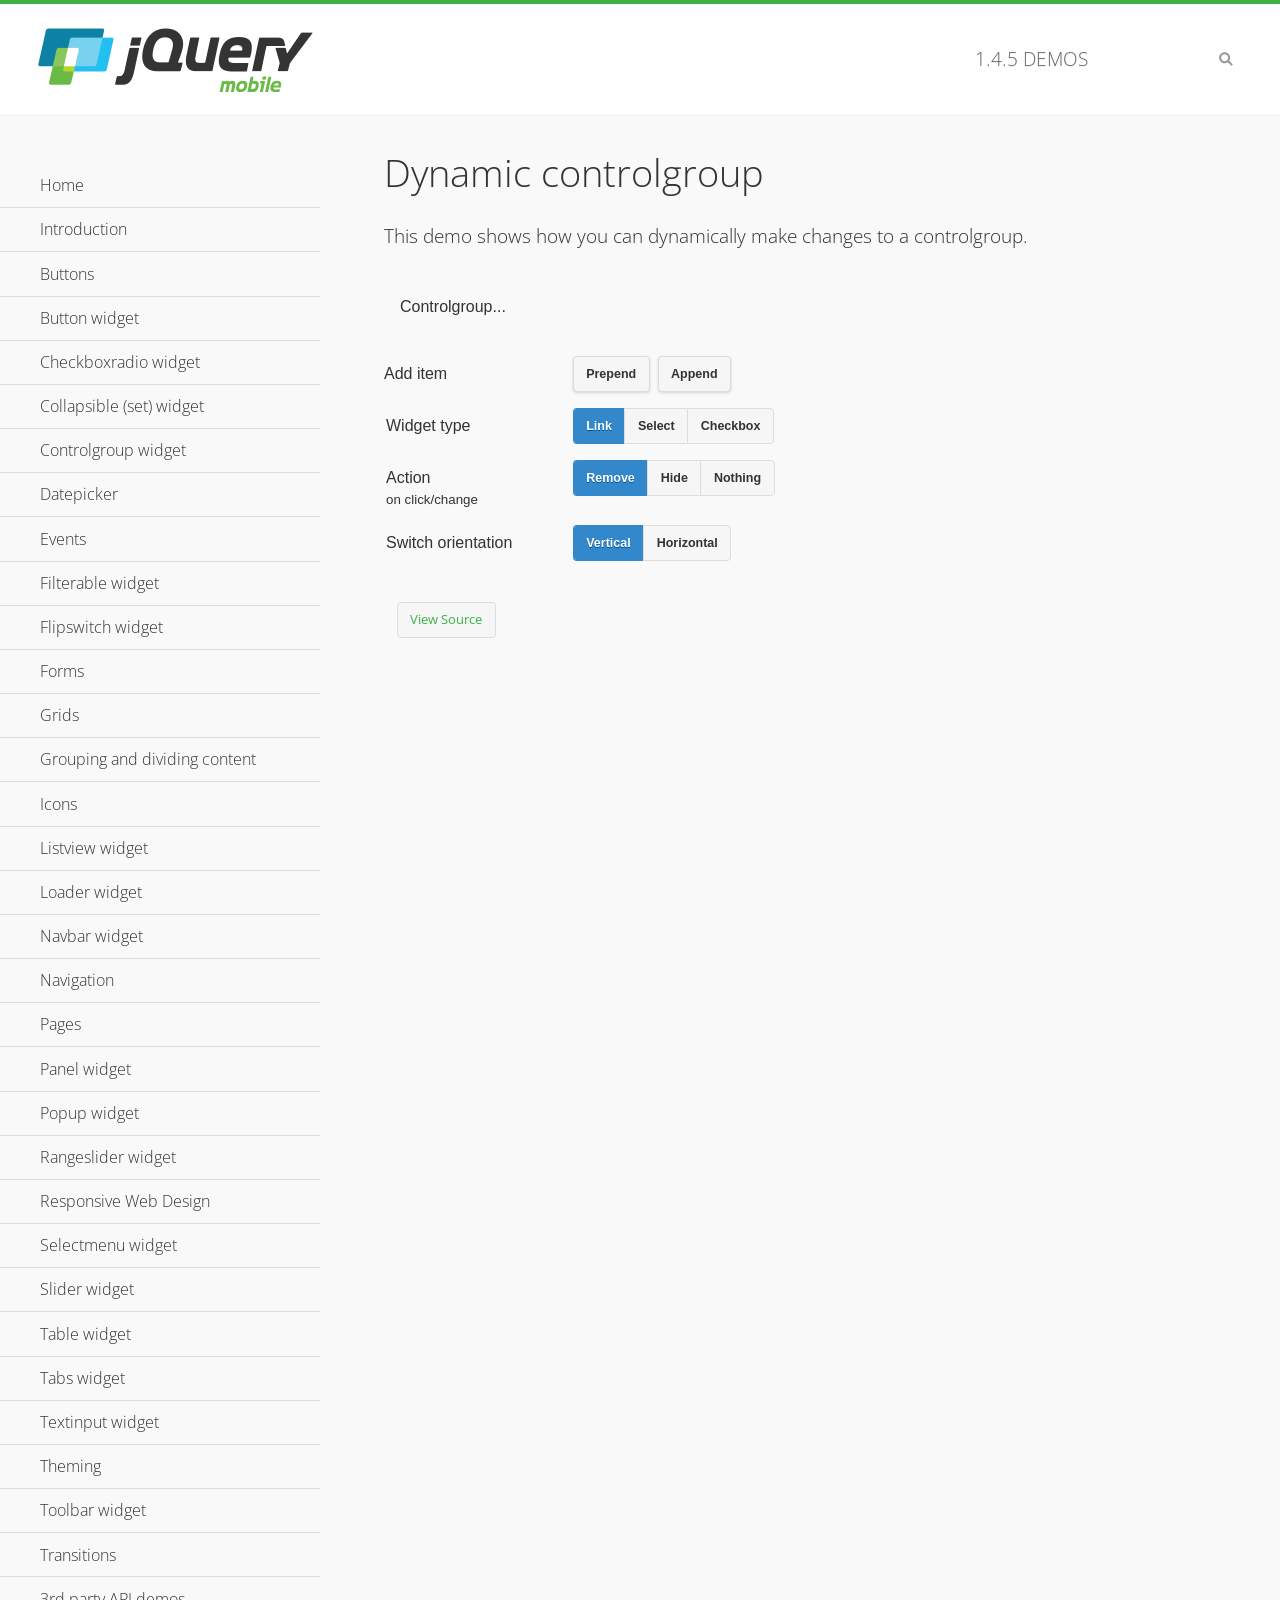
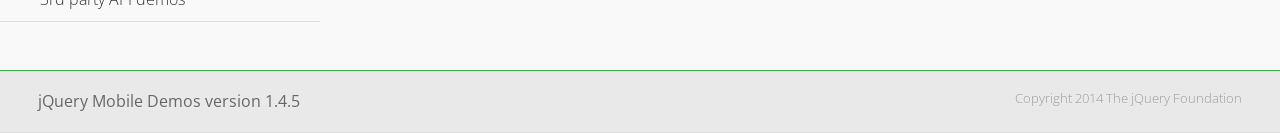
<file: node/publicConfig/jquery.mobile-1.4.5/demos/controlgroup-dynamic/index.html>
<!DOCTYPE html>
<html>
<head>
	<meta charset="utf-8">
	<meta name="viewport" content="width=device-width, initial-scale=1">
	<title>Dynamic controlgroup - jQuery Mobile Demos</title>
	<link rel="shortcut icon" href="../favicon.ico">
    <link rel="stylesheet" href="http://fonts.googleapis.com/css?family=Open+Sans:300,400,700">
	<link rel="stylesheet" href="../css/themes/default/jquery.mobile-1.4.5.min.css">
	<link rel="stylesheet" href="../_assets/css/jqm-demos.css">
	<script src="../js/jquery.js"></script>
	<script src="../_assets/js/index.js"></script>
	<script src="../js/jquery.mobile-1.4.5.min.js"></script>
	<script>
		( function( $, undefined ) {
			var counter = 0;
			$( document ).bind( "pagecreate", function( e ) {
				$( "#prepend, #append", e.target ).on( "click", function( e ) {
					counter++;

					var widgetType = $( "[name='radio-widget']:checked" ).attr( "id" ),
						group = $( "#my-controlgroup" ),
						$el,
						action = function() {
							var action = $( "[name='radio-action']:checked" ).attr( "id" );
							if ( $( $el[1] ).is( "select" ) && action === "hide" ) {
								$el = $( $el[1] ).parents( ".ui-select" );
							}
							$el[ action ]();
							group.controlgroup( "refresh" );
						};

					if ( widgetType === "link" ) {

						$el = $( "<a href='#'>Link " + counter + "</a>" ).bind( "click", action );
						$( "#my-controlgroup" ).controlgroup( "container" )[ $( this ).attr( "id" ) ]( $el );
						$el.buttonMarkup();

					} else if ( widgetType === "select" ) {

						$el = $( "<label for='widget" + counter + "'>Select " + counter + "</label><select id='widget" + counter + "'><option value='option1'>Select " + counter + "</option><option value='option2'>Select option</option></select>" );
						$( $el[ 1 ] ).bind( "change", action);
						$( "#my-controlgroup" ).controlgroup( "container" )[ $( this ).attr( "id" ) ]( $el );
						$( $el[ 1 ] ).selectmenu();

					} else {

						$el = $( "<label for='widget" + counter + "'>Checkbox " + counter + "</label><input type='checkbox' id='widget" + counter + "'></input>" );
						$( $el[ 1 ] ).bind( "change", action );
						$( "#my-controlgroup" ).controlgroup( "container" )[ $( this ).attr( "id" ) ]( $el );
						$( $el[ 1 ] ).checkboxradio();

					}

					group.controlgroup( "refresh" );
				});

				$( "[name='radio-orientation']" ).bind( "change", function( e ) {
					$( "#my-controlgroup" ).controlgroup( "option", "type", ( $( "#isHorizontal" ).is( ":checked" ) ? "horizontal" : "vertical" ) );
				});
			});
		})( jQuery );
	</script>
</head>
<body>
<div data-role="page" class="jqm-demos">

	<div data-role="header" class="jqm-header">
		<h2><a href="../" title="jQuery Mobile Demos home"><img src="../_assets/img/jquery-logo.png" alt="jQuery Mobile"></a></h2>
		<p><span class="jqm-version"></span> Demos</p>
		<a href="#" class="jqm-navmenu-link ui-btn ui-btn-icon-notext ui-corner-all ui-icon-bars ui-nodisc-icon ui-alt-icon ui-btn-left">Menu</a>
		<a href="#" class="jqm-search-link ui-btn ui-btn-icon-notext ui-corner-all ui-icon-search ui-nodisc-icon ui-alt-icon ui-btn-right">Search</a>
	</div><!-- /header -->

	<div role="main" class="ui-content jqm-content">

        <h1>Dynamic controlgroup</h1>

        <p>This demo shows how you can dynamically make changes to a controlgroup.</p>

        <div data-demo-html="true" data-demo-js="true">

            <form>
            	<div class="ui-body ui-body-d ui-corner-all">
                	<p>Controlgroup...</p>
                	<div data-role="controlgroup" id="my-controlgroup"><!-- items will be injected here --></div>
                </div>
            </form>

            <div class="ui-field-contain">
                <label for="prepend">Add item</label>
                <button id="prepend" data-mini="true" data-inline="true">Prepend</button>
                <label for="append" class="ui-hidden-accessible">Action</label>
                <button id="append" data-mini="true" data-inline="true">Append</button>
            </div>

            <form action="#" method="get">
            	<div class="ui-field-contain">
                    <fieldset data-role="controlgroup" data-type="horizontal" data-mini="true">
                        <legend>Widget type</legend>

                        <input type="radio" name="radio-widget" id="link" value="link" checked="checked">
                        <label for="link">Link</label>

                        <input type="radio" name="radio-widget" id="select" value="select">
                        <label for="select">Select</label>

                        <input type="radio" name="radio-widget" id="checkbox" value="checkbox">
                        <label for="checkbox">Checkbox</label>
                    </fieldset>
            	</div>

            	<div class="ui-field-contain">
                    <fieldset data-role="controlgroup" data-type="horizontal" data-mini="true">
                        <legend>Action<br><small>on click/change</small></legend>

                        <input type="radio" name="radio-action" id="remove" value="remove" checked="checked">
                        <label for="remove">Remove</label>

                        <input type="radio" name="radio-action" id="hide" value="hide">
                        <label for="hide">Hide</label>

                        <input type="radio" name="radio-action" id="width" value="width">
                        <label for="width">Nothing</label>
                    </fieldset>
            	</div>

            	<div class="ui-field-contain">
                    <fieldset data-role="controlgroup" data-type="horizontal" data-mini="true">
                        <legend>Switch orientation</legend>

                        <input type="radio" name="radio-orientation" id="isVertical" value="isVertical" checked="checked">
                        <label for="isVertical">Vertical</label>

                        <input type="radio" name="radio-orientation" id="isHorizontal" value="isHorizontal">
                        <label for="isHorizontal">Horizontal</label>
                    </fieldset>
            	</div>

            </form>

        </div><!--/demo-html -->

	</div><!-- /content -->
	    <div data-role="panel" class="jqm-navmenu-panel" data-position="left" data-display="overlay" data-theme="a">
	    	<ul class="jqm-list ui-alt-icon ui-nodisc-icon">
<li data-filtertext="demos homepage" data-icon="home"><a href=".././">Home</a></li>
<li data-filtertext="introduction overview getting started"><a href="../intro/" data-ajax="false">Introduction</a></li>
<li data-filtertext="buttons button markup buttonmarkup method anchor link button element"><a href="../button-markup/" data-ajax="false">Buttons</a></li>
<li data-filtertext="form button widget input button submit reset"><a href="../button/" data-ajax="false">Button widget</a></li>
<li data-role="collapsible" data-enhanced="true" data-collapsed-icon="carat-d" data-expanded-icon="carat-u" data-iconpos="right" data-inset="false" class="ui-collapsible ui-collapsible-themed-content ui-collapsible-collapsed">
	<h3 class="ui-collapsible-heading ui-collapsible-heading-collapsed">
		<a href="#" class="ui-collapsible-heading-toggle ui-btn ui-btn-icon-right ui-btn-inherit ui-icon-carat-d">
		    Checkboxradio widget<span class="ui-collapsible-heading-status"> click to expand contents</span>
		</a>
	</h3>
	<div class="ui-collapsible-content ui-body-inherit ui-collapsible-content-collapsed" aria-hidden="true">
		<ul>
			<li data-filtertext="form checkboxradio widget checkbox input checkboxes controlgroups"><a href="../checkboxradio-checkbox/" data-ajax="false">Checkboxes</a></li>
			<li data-filtertext="form checkboxradio widget radio input radio buttons controlgroups"><a href="../checkboxradio-radio/" data-ajax="false">Radio buttons</a></li>
		</ul>
	</div>
</li>
<li data-role="collapsible" data-enhanced="true" data-collapsed-icon="carat-d" data-expanded-icon="carat-u" data-iconpos="right" data-inset="false" class="ui-collapsible ui-collapsible-themed-content ui-collapsible-collapsed">
	<h3 class="ui-collapsible-heading ui-collapsible-heading-collapsed">
		<a href="#" class="ui-collapsible-heading-toggle ui-btn ui-btn-icon-right ui-btn-inherit ui-icon-carat-d">
			Collapsible (set) widget<span class="ui-collapsible-heading-status"> click to expand contents</span>
		</a>
	</h3>
	<div class="ui-collapsible-content ui-body-inherit ui-collapsible-content-collapsed" aria-hidden="true">
		<ul>
			<li data-filtertext="collapsibles content formatting"><a href="../collapsible/" data-ajax="false">Collapsible</a></li>
			<li data-filtertext="dynamic collapsible set accordion append expand"><a href="../collapsible-dynamic/" data-ajax="false">Dynamic collapsibles</a></li>
			<li data-filtertext="accordions collapsible set widget content formatting grouped collapsibles"><a href="../collapsibleset/" data-ajax="false">Collapsible set</a></li>
		</ul>
	</div>
</li>
<li data-role="collapsible" data-enhanced="true" data-collapsed-icon="carat-d" data-expanded-icon="carat-u" data-iconpos="right" data-inset="false" class="ui-collapsible ui-collapsible-themed-content ui-collapsible-collapsed">
	<h3 class="ui-collapsible-heading ui-collapsible-heading-collapsed">
		<a href="#" class="ui-collapsible-heading-toggle ui-btn ui-btn-icon-right ui-btn-inherit ui-icon-carat-d">
			Controlgroup widget<span class="ui-collapsible-heading-status"> click to expand contents</span>
		</a>
	</h3>
	<div class="ui-collapsible-content ui-body-inherit ui-collapsible-content-collapsed" aria-hidden="true">
		<ul>
			<li data-filtertext="controlgroups selectmenu checkboxradio input grouped buttons horizontal vertical"><a href="../controlgroup/" data-ajax="false">Controlgroup</a></li>
			<li data-filtertext="dynamic controlgroup dynamically add buttons"><a href="../controlgroup-dynamic/" data-ajax="false">Dynamic controlgroups</a></li>
		</ul>
	</div>
</li>
<li data-filtertext="form datepicker widget date input"><a href="../datepicker/" data-ajax="false">Datepicker</a></li>
<li data-role="collapsible" data-enhanced="true" data-collapsed-icon="carat-d" data-expanded-icon="carat-u" data-iconpos="right" data-inset="false" class="ui-collapsible ui-collapsible-themed-content ui-collapsible-collapsed">
	<h3 class="ui-collapsible-heading ui-collapsible-heading-collapsed">
		<a href="#" class="ui-collapsible-heading-toggle ui-btn ui-btn-icon-right ui-btn-inherit ui-icon-carat-d">
			Events<span class="ui-collapsible-heading-status"> click to expand contents</span>
		</a>
	</h3>
	<div class="ui-collapsible-content ui-body-inherit ui-collapsible-content-collapsed" aria-hidden="true">
		<ul>
			<li data-filtertext="swipe to delete list items listviews swipe events"><a href="../swipe-list/" data-ajax="false">Swipe list items</a></li>
			<li data-filtertext="swipe to navigate swipe page navigation swipe events"><a href="../swipe-page/" data-ajax="false">Swipe page navigation</a></li>
		</ul>
	</div>
</li>
<li data-filtertext="filterable filter elements sorting searching listview table"><a href="../filterable/" data-ajax="false">Filterable widget</a></li>
<li data-filtertext="form flipswitch widget flip toggle switch binary select checkbox input"><a href="../flipswitch/" data-ajax="false">Flipswitch widget</a></li>
<li data-role="collapsible" data-enhanced="true" data-collapsed-icon="carat-d" data-expanded-icon="carat-u" data-iconpos="right" data-inset="false" class="ui-collapsible ui-collapsible-themed-content ui-collapsible-collapsed">
	<h3 class="ui-collapsible-heading ui-collapsible-heading-collapsed">
		<a href="#" class="ui-collapsible-heading-toggle ui-btn ui-btn-icon-right ui-btn-inherit ui-icon-carat-d">
			Forms<span class="ui-collapsible-heading-status"> click to expand contents</span>
		</a>
	</h3>
	<div class="ui-collapsible-content ui-body-inherit ui-collapsible-content-collapsed" aria-hidden="true">
		<ul>
			<li data-filtertext="forms text checkbox radio range button submit reset inputs selects textarea slider flipswitch label form elements"><a href="../forms/" data-ajax="false">Forms</a></li>
			<li data-filtertext="form hide labels hidden accessible ui-hidden-accessible forms"><a href="../forms-label-hidden-accessible/" data-ajax="false">Hide labels</a></li>
			<li data-filtertext="form field containers fieldcontain ui-field-contain forms"><a href="../forms-field-contain/" data-ajax="false">Field containers</a></li>
			<li data-filtertext="forms disabled form elements"><a href="../forms-disabled/" data-ajax="false">Forms disabled</a></li>
			<li data-filtertext="forms gallery examples overview forms text checkbox radio range button submit reset inputs selects textarea slider flipswitch label form elements"><a href="../forms-gallery/" data-ajax="false">Forms gallery</a></li>
		</ul>
	</div>
</li>
<li data-role="collapsible" data-enhanced="true" data-collapsed-icon="carat-d" data-expanded-icon="carat-u" data-iconpos="right" data-inset="false" class="ui-collapsible ui-collapsible-themed-content ui-collapsible-collapsed">
	<h3 class="ui-collapsible-heading ui-collapsible-heading-collapsed">
		<a href="#" class="ui-collapsible-heading-toggle ui-btn ui-btn-icon-right ui-btn-inherit ui-icon-carat-d">
			Grids<span class="ui-collapsible-heading-status"> click to expand contents</span>
		</a>
	</h3>
	<div class="ui-collapsible-content ui-body-inherit ui-collapsible-content-collapsed" aria-hidden="true">
		<ul>
			<li data-filtertext="grids columns blocks content formatting rwd responsive css framework"><a href="../grids/" data-ajax="false">Grids</a></li>
			<li data-filtertext="buttons in grids css framework"><a href="../grids-buttons/" data-ajax="false">Buttons in grids</a></li>
			<li data-filtertext="custom responsive grids rwd css framework"><a href="../grids-custom-responsive/" data-ajax="false">Custom responsive grids</a></li>
		</ul>
	</div>
</li>
<li data-filtertext="blocks content formatting sections heading"><a href="../body-bar-classes/" data-ajax="false">Grouping and dividing content</a></li>
<li data-role="collapsible" data-enhanced="true" data-collapsed-icon="carat-d" data-expanded-icon="carat-u" data-iconpos="right" data-inset="false" class="ui-collapsible ui-collapsible-themed-content ui-collapsible-collapsed">
	<h3 class="ui-collapsible-heading ui-collapsible-heading-collapsed">
		<a href="#" class="ui-collapsible-heading-toggle ui-btn ui-btn-icon-right ui-btn-inherit ui-icon-carat-d">
			Icons<span class="ui-collapsible-heading-status"> click to expand contents</span>
		</a>
	</h3>
	<div class="ui-collapsible-content ui-body-inherit ui-collapsible-content-collapsed" aria-hidden="true">
		<ul>
			<li data-filtertext="button icons svg disc alt custom icon position"><a href="../icons/" data-ajax="false">Icons</a></li>
			<li data-filtertext=""><a href="../icons-grunticon/" data-ajax="false">Grunticon loader</a></li>
		</ul>
	</div>
</li>
<li data-role="collapsible" data-enhanced="true" data-collapsed-icon="carat-d" data-expanded-icon="carat-u" data-iconpos="right" data-inset="false" class="ui-collapsible ui-collapsible-themed-content ui-collapsible-collapsed">
	<h3 class="ui-collapsible-heading ui-collapsible-heading-collapsed">
		<a href="#" class="ui-collapsible-heading-toggle ui-btn ui-btn-icon-right ui-btn-inherit ui-icon-carat-d">
			Listview widget<span class="ui-collapsible-heading-status"> click to expand contents</span>
		</a>
	</h3>
	<div class="ui-collapsible-content ui-body-inherit ui-collapsible-content-collapsed" aria-hidden="true">
		<ul>
			<li data-filtertext="listview widget thumbnails icons nested split button collapsible ul ol"><a href="../listview/" data-ajax="false">Listview</a></li>
			<li data-filtertext="autocomplete filterable reveal listview filtertextbeforefilter placeholder"><a href="../listview-autocomplete/" data-ajax="false">Listview autocomplete</a></li>
			<li data-filtertext="autocomplete filterable reveal listview remote data filtertextbeforefilter placeholder"><a href="../listview-autocomplete-remote/" data-ajax="false">Listview autocomplete remote data</a></li>
			<li data-filtertext="autodividers anchor jump scroll linkbars listview lists ul ol"><a href="../listview-autodividers-linkbar/" data-ajax="false">Listview autodividers linkbar</a></li>
			<li data-filtertext="listview autodividers selector autodividersselector lists ul ol"><a href="../listview-autodividers-selector/" data-ajax="false">Listview autodividers selector</a></li>
			<li data-filtertext="listview nested list items"><a href="../listview-nested-lists/" data-ajax="false">Nested Listviews</a></li>
			<li data-filtertext="listview collapsible list items flat"><a href="../listview-collapsible-item-flat/" data-ajax="false">Listview collapsible list items (flat)</a></li>
			<li data-filtertext="listview collapsible list indented"><a href="../listview-collapsible-item-indented/" data-ajax="false">Listview collapsible list items (indented)</a></li>
			<li data-filtertext="grid listview responsive grids responsive listviews lists ul"><a href="../listview-grid/" data-ajax="false">Listview responsive grid</a></li>
		</ul>
	</div>
</li>
<li data-filtertext="loader widget page loading navigation overlay spinner"><a href="../loader/" data-ajax="false">Loader widget</a></li>
<li data-filtertext="navbar widget navmenu toolbars header footer"><a href="../navbar/" data-ajax="false">Navbar widget</a></li>
<li data-role="collapsible" data-enhanced="true" data-collapsed-icon="carat-d" data-expanded-icon="carat-u" data-iconpos="right" data-inset="false" class="ui-collapsible ui-collapsible-themed-content ui-collapsible-collapsed">
	<h3 class="ui-collapsible-heading ui-collapsible-heading-collapsed">
		<a href="#" class="ui-collapsible-heading-toggle ui-btn ui-btn-icon-right ui-btn-inherit ui-icon-carat-d">
			Navigation<span class="ui-collapsible-heading-status"> click to expand contents</span>
		</a>
	</h3>
	<div class="ui-collapsible-content ui-body-inherit ui-collapsible-content-collapsed" aria-hidden="true">
		<ul>
			<li data-filtertext="ajax navigation navigate widget history event method"><a href="../navigation/" data-ajax="false">Navigation</a></li>
			<li data-filtertext="linking pages page links navigation ajax prefetch cache"><a href="../navigation-linking-pages/" data-ajax="false">Linking pages</a></li>
			<!-- <li data-filtertext="php redirect server redirection server-side navigation"><a href="../navigation-php-redirect/" data-ajax="false">PHP redirect demo</a></li>-->
			<li data-filtertext="navigation redirection hash query"><a href="../navigation-hash-processing/" data-ajax="false">Hash processing demo</a></li>
			<li data-filtertext="navigation redirection hash query"><a href="../page-events/" data-ajax="false">Page Navigation Events</a></li>
		</ul>
	</div>
</li>
<li data-role="collapsible" data-enhanced="true" data-collapsed-icon="carat-d" data-expanded-icon="carat-u" data-iconpos="right" data-inset="false" class="ui-collapsible ui-collapsible-themed-content ui-collapsible-collapsed">
	<h3 class="ui-collapsible-heading ui-collapsible-heading-collapsed">
		<a href="#" class="ui-collapsible-heading-toggle ui-btn ui-btn-icon-right ui-btn-inherit ui-icon-carat-d">
			Pages<span class="ui-collapsible-heading-status"> click to expand contents</span>
		</a>
	</h3>
	<div class="ui-collapsible-content ui-body-inherit ui-collapsible-content-collapsed" aria-hidden="true">
		<ul>
			<li data-filtertext="pages page widget ajax navigation"><a href="../pages/" data-ajax="false">Pages</a></li>
			<li data-filtertext="single page"><a href="../pages-single-page/" data-ajax="false">Single page</a></li>
			<li data-filtertext="multipage multi-page page"><a href="../pages-multi-page/" data-ajax="false">Multi-page template</a></li>
			<li data-filtertext="dialog page widget modal popup"><a href="../pages-dialog/" data-ajax="false">Dialog page</a></li>
		</ul>
	</div>
</li>
<li data-role="collapsible" data-enhanced="true" data-collapsed-icon="carat-d" data-expanded-icon="carat-u" data-iconpos="right" data-inset="false" class="ui-collapsible ui-collapsible-themed-content ui-collapsible-collapsed">
	<h3 class="ui-collapsible-heading ui-collapsible-heading-collapsed">
		<a href="#" class="ui-collapsible-heading-toggle ui-btn ui-btn-icon-right ui-btn-inherit ui-icon-carat-d">
			Panel widget<span class="ui-collapsible-heading-status"> click to expand contents</span>
		</a>
	</h3>
	<div class="ui-collapsible-content ui-body-inherit ui-collapsible-content-collapsed" aria-hidden="true">
		<ul>
			<li data-filtertext="panel widget sliding panels reveal push overlay responsive"><a href="../panel/" data-ajax="false">Panel</a></li>
			<li data-filtertext=""><a href="../panel-external/" data-ajax="false">External panels</a></li>
			<li data-filtertext="panel "><a href="../panel-fixed/" data-ajax="false">Fixed panels</a></li>
			<li data-filtertext="panel slide panels sliding panels shadow rwd responsive breakpoint"><a href="../panel-responsive/" data-ajax="false">Panels responsive</a></li>
			<li data-filtertext="panel custom style custom panel width reveal shadow listview panel styling page background wrapper"><a href="../panel-styling/" data-ajax="false">Custom panel style</a></li>
			<li data-filtertext="panel open on swipe"><a href="../panel-swipe-open/" data-ajax="false">Panel open on swipe</a></li>
			<li data-filtertext="panels outside page internal external toolbars"><a href="../panel-external-internal/" data-ajax="false">Panel external and internal</a></li>
		</ul>
	</div>
</li>
<li data-role="collapsible" data-enhanced="true" data-collapsed-icon="carat-d" data-expanded-icon="carat-u" data-iconpos="right" data-inset="false" class="ui-collapsible ui-collapsible-themed-content ui-collapsible-collapsed">
	<h3 class="ui-collapsible-heading ui-collapsible-heading-collapsed">
		<a href="#" class="ui-collapsible-heading-toggle ui-btn ui-btn-icon-right ui-btn-inherit ui-icon-carat-d">
			Popup widget<span class="ui-collapsible-heading-status"> click to expand contents</span>
		</a>
	</h3>
	<div class="ui-collapsible-content ui-body-inherit ui-collapsible-content-collapsed" aria-hidden="true">
		<ul>
			<li data-filtertext="popup widget popups dialog modal transition tooltip lightbox form overlay screen flip pop fade transition"><a href="../popup/" data-ajax="false">Popup</a></li>
			<li data-filtertext="popup alignment position"><a href="../popup-alignment/" data-ajax="false">Popup alignment</a></li>
			<li data-filtertext="popup arrow size popups popover"><a href="../popup-arrow-size/" data-ajax="false">Popup arrow size</a></li>
			<li data-filtertext="dynamic popups popup images lightbox"><a href="../popup-dynamic/" data-ajax="false">Dynamic popups</a></li>
			<li data-filtertext="popups with iframes scaling"><a href="../popup-iframe/" data-ajax="false">Popups with iframes</a></li>
			<li data-filtertext="popup image scaling"><a href="../popup-image-scaling/" data-ajax="false">Popup image scaling</a></li>
			<li data-filtertext="external popup outside multi-page"><a href="../popup-outside-multipage/" data-ajax="false">Popup outside multi-page</a></li>
		</ul>
	</div>
</li>
<li data-filtertext="form rangeslider widget dual sliders dual handle sliders range input"><a href="../rangeslider/" data-ajax="false">Rangeslider widget</a></li>
<li data-filtertext="responsive web design rwd adaptive progressive enhancement PE accessible mobile breakpoints media query media queries"><a href="../rwd/" data-ajax="false">Responsive Web Design</a></li>
<li data-role="collapsible" data-enhanced="true" data-collapsed-icon="carat-d" data-expanded-icon="carat-u" data-iconpos="right" data-inset="false" class="ui-collapsible ui-collapsible-themed-content ui-collapsible-collapsed">
	<h3 class="ui-collapsible-heading ui-collapsible-heading-collapsed">
		<a href="#" class="ui-collapsible-heading-toggle ui-btn ui-btn-icon-right ui-btn-inherit ui-icon-carat-d">
			Selectmenu widget<span class="ui-collapsible-heading-status"> click to expand contents</span>
		</a>
	</h3>
	<div class="ui-collapsible-content ui-body-inherit ui-collapsible-content-collapsed" aria-hidden="true">
		<ul>
			<li data-filtertext="form selectmenu widget select input custom select menu selects"><a href="../selectmenu/" data-ajax="false">Selectmenu</a></li>
			<li data-filtertext="form custom select menu selectmenu widget custom menu option optgroup multiple selects"><a href="../selectmenu-custom/" data-ajax="false">Custom select menu</a></li>
			<li data-filtertext="filterable select filter popup dialog"><a href="../selectmenu-custom-filter/" data-ajax="false">Custom select menu with filter</a></li>
		</ul>
	</div>
</li>
<li data-role="collapsible" data-enhanced="true" data-collapsed-icon="carat-d" data-expanded-icon="carat-u" data-iconpos="right" data-inset="false" class="ui-collapsible ui-collapsible-themed-content ui-collapsible-collapsed">
	<h3 class="ui-collapsible-heading ui-collapsible-heading-collapsed">
		<a href="#" class="ui-collapsible-heading-toggle ui-btn ui-btn-icon-right ui-btn-inherit ui-icon-carat-d">
			Slider widget<span class="ui-collapsible-heading-status"> click to expand contents</span>
		</a>
	</h3>
	<div class="ui-collapsible-content ui-body-inherit ui-collapsible-content-collapsed" aria-hidden="true">
		<ul>
			<li data-filtertext="form slider widget range input single sliders"><a href="../slider/" data-ajax="false">Slider</a></li>
			<li data-filtertext="form slider widget flipswitch slider binary select flip toggle switch"><a href="../slider-flipswitch/" data-ajax="false">Slider flip toggle switch</a></li>
			<li data-filtertext="form slider tooltip handle value input range sliders"><a href="../slider-tooltip/" data-ajax="false">Slider tooltip</a></li>
		</ul>
	</div>
</li>
<li data-role="collapsible" data-enhanced="true" data-collapsed-icon="carat-d" data-expanded-icon="carat-u" data-iconpos="right" data-inset="false" class="ui-collapsible ui-collapsible-themed-content ui-collapsible-collapsed">
	<h3 class="ui-collapsible-heading ui-collapsible-heading-collapsed">
		<a href="#" class="ui-collapsible-heading-toggle ui-btn ui-btn-icon-right ui-btn-inherit ui-icon-carat-d">
			Table widget<span class="ui-collapsible-heading-status"> click to expand contents</span>
		</a>
	</h3>
	<div class="ui-collapsible-content ui-body-inherit ui-collapsible-content-collapsed" aria-hidden="true">
		<ul>
			<li data-filtertext="table widget reflow column toggle th td responsive tables rwd hide show tabular"><a href="../table-column-toggle/" data-ajax="false">Table Column Toggle</a></li>
			<li data-filtertext="table column toggle phone comparison demo"><a href="../table-column-toggle-example/" data-ajax="false">Table Column Toggle demo</a></li>
			<li data-filtertext="responsive tables table column toggle heading groups rwd breakpoint"><a href="../table-column-toggle-heading-groups/" data-ajax="false">Table Column Toggle heading groups</a></li>
			<li data-filtertext="responsive tables table column toggle hide rwd breakpoint customization options"><a href="../table-column-toggle-options/" data-ajax="false">Table Column Toggle options</a></li>
			<li data-filtertext="table reflow th td responsive rwd columns tabular"><a href="../table-reflow/" data-ajax="false">Table Reflow</a></li>
			<li data-filtertext="responsive tables table reflow heading groups rwd breakpoint"><a href="../table-reflow-heading-groups/" data-ajax="false">Table Reflow heading groups</a></li>
			<li data-filtertext="responsive tables table reflow stripes strokes table style"><a href="../table-reflow-stripes-strokes/" data-ajax="false">Table Reflow stripes and strokes</a></li>
			<li data-filtertext="responsive tables table reflow stack custom styles"><a href="../table-reflow-styling/" data-ajax="false">Table Reflow custom styles</a></li>
		</ul>
	</div>
</li>
<li data-filtertext="ui tabs widget"><a href="../tabs/" data-ajax="false">Tabs widget</a></li>
<li data-filtertext="form textinput widget text input textarea number date time tel email file color password"><a href="../textinput/" data-ajax="false">Textinput widget</a></li>
<li data-role="collapsible" data-enhanced="true" data-collapsed-icon="carat-d" data-expanded-icon="carat-u" data-iconpos="right" data-inset="false" class="ui-collapsible ui-collapsible-themed-content ui-collapsible-collapsed">
	<h3 class="ui-collapsible-heading ui-collapsible-heading-collapsed">
		<a href="#" class="ui-collapsible-heading-toggle ui-btn ui-btn-icon-right ui-btn-inherit ui-icon-carat-d">
			Theming<span class="ui-collapsible-heading-status"> click to expand contents</span>
		</a>
	</h3>
	<div class="ui-collapsible-content ui-body-inherit ui-collapsible-content-collapsed" aria-hidden="true">
		<ul>
			<li data-filtertext="default theme swatches theming style css"><a href="../theme-default/" data-ajax="false">Default theme</a></li>
			<li data-filtertext="classic theme old theme swatches theming style css"><a href="../theme-classic/" data-ajax="false">Classic theme</a></li>
		</ul>
	</div>
</li>
<li data-role="collapsible" data-enhanced="true" data-collapsed-icon="carat-d" data-expanded-icon="carat-u" data-iconpos="right" data-inset="false" class="ui-collapsible ui-collapsible-themed-content ui-collapsible-collapsed">
	<h3 class="ui-collapsible-heading ui-collapsible-heading-collapsed">
		<a href="#" class="ui-collapsible-heading-toggle ui-btn ui-btn-icon-right ui-btn-inherit ui-icon-carat-d">
			Toolbar widget<span class="ui-collapsible-heading-status"> click to expand contents</span>
		</a>
	</h3>
	<div class="ui-collapsible-content ui-body-inherit ui-collapsible-content-collapsed" aria-hidden="true">
		<ul>
			<li data-filtertext="toolbar widget header footer toolbars fixed fullscreen external sections"><a href="../toolbar/" data-ajax="false">Toolbar</a></li>
			<li data-filtertext="dynamic toolbars dynamically add toolbar header footer"><a href="../toolbar-dynamic/" data-ajax="false">Dynamic toolbars</a></li>
			<li data-filtertext="external toolbars header footer"><a href="../toolbar-external/" data-ajax="false">External toolbars</a></li>
			<li data-filtertext="fixed toolbars header footer"><a href="../toolbar-fixed/" data-ajax="false">Fixed toolbars</a></li>
			<li data-filtertext="fixed fullscreen toolbars header footer"><a href="../toolbar-fixed-fullscreen/" data-ajax="false">Fullscreen toolbars</a></li>
			<li data-filtertext="external fixed toolbars header footer"><a href="../toolbar-fixed-external/" data-ajax="false">Fixed external toolbars</a></li>
			<li data-filtertext="external persistent toolbars header footer navbar navmenu"><a href="../toolbar-fixed-persistent/" data-ajax="false">Persistent toolbars</a></li>
			<li data-filtertext="external ajax optimized toolbars persistent toolbars header footer navbar"><a href="../toolbar-fixed-persistent-optimized/" data-ajax="false">Ajax optimized toolbars</a></li>
			<li data-filtertext="form in toolbars header footer"><a href="../toolbar-fixed-forms/" data-ajax="false">Form in toolbar</a></li>
		</ul>
	</div>
</li>
<li data-filtertext="page transitions animated pages popup navigation flip slide fade pop"><a href="../transitions/" data-ajax="false">Transitions</a></li>
<li data-role="collapsible" data-enhanced="true" data-collapsed-icon="carat-d" data-expanded-icon="carat-u" data-iconpos="right" data-inset="false" class="ui-collapsible ui-collapsible-themed-content ui-collapsible-collapsed">
	<h3 class="ui-collapsible-heading ui-collapsible-heading-collapsed">
		<a href="#" class="ui-collapsible-heading-toggle ui-btn ui-btn-icon-right ui-btn-inherit ui-icon-carat-d">
			3rd party API demos<span class="ui-collapsible-heading-status"> click to expand contents</span>
		</a>
	</h3>
	<div class="ui-collapsible-content ui-body-inherit ui-collapsible-content-collapsed" aria-hidden="true">
		<ul>
			<li data-filtertext="backbone requirejs navigation router"><a href="../backbone-requirejs/" data-ajax="false">Backbone RequireJS</a></li>
			<li data-filtertext="google maps geolocation demo"><a href="../map-geolocation/" data-ajax="false">Google Maps geolocation</a></li>
			<li data-filtertext="google maps hybrid"><a href="../map-list-toggle/" data-ajax="false">Google Maps list toggle</a></li>
		</ul>
	</div>
</li>



		     </ul>
		</div><!-- /panel -->


	<div data-role="footer" data-position="fixed" data-tap-toggle="false" class="jqm-footer">
		<p>jQuery Mobile Demos version <span class="jqm-version"></span></p>
		<p>Copyright 2014 The jQuery Foundation</p>
	</div><!-- /footer -->
	<!-- TODO: This should become an external panel so we can add input to markup (unique ID) -->
    <div data-role="panel" class="jqm-search-panel" data-position="right" data-display="overlay" data-theme="a">
		<div class="jqm-search">
			<ul class="jqm-list" data-filter-placeholder="Search demos..." data-filter-reveal="true">
<li data-filtertext="demos homepage" data-icon="home"><a href=".././">Home</a></li>
<li data-filtertext="introduction overview getting started"><a href="../intro/" data-ajax="false">Introduction</a></li>
<li data-filtertext="buttons button markup buttonmarkup method anchor link button element"><a href="../button-markup/" data-ajax="false">Buttons</a></li>
<li data-filtertext="form button widget input button submit reset"><a href="../button/" data-ajax="false">Button widget</a></li>
<li data-role="collapsible" data-enhanced="true" data-collapsed-icon="carat-d" data-expanded-icon="carat-u" data-iconpos="right" data-inset="false" class="ui-collapsible ui-collapsible-themed-content ui-collapsible-collapsed">
	<h3 class="ui-collapsible-heading ui-collapsible-heading-collapsed">
		<a href="#" class="ui-collapsible-heading-toggle ui-btn ui-btn-icon-right ui-btn-inherit ui-icon-carat-d">
		    Checkboxradio widget<span class="ui-collapsible-heading-status"> click to expand contents</span>
		</a>
	</h3>
	<div class="ui-collapsible-content ui-body-inherit ui-collapsible-content-collapsed" aria-hidden="true">
		<ul>
			<li data-filtertext="form checkboxradio widget checkbox input checkboxes controlgroups"><a href="../checkboxradio-checkbox/" data-ajax="false">Checkboxes</a></li>
			<li data-filtertext="form checkboxradio widget radio input radio buttons controlgroups"><a href="../checkboxradio-radio/" data-ajax="false">Radio buttons</a></li>
		</ul>
	</div>
</li>
<li data-role="collapsible" data-enhanced="true" data-collapsed-icon="carat-d" data-expanded-icon="carat-u" data-iconpos="right" data-inset="false" class="ui-collapsible ui-collapsible-themed-content ui-collapsible-collapsed">
	<h3 class="ui-collapsible-heading ui-collapsible-heading-collapsed">
		<a href="#" class="ui-collapsible-heading-toggle ui-btn ui-btn-icon-right ui-btn-inherit ui-icon-carat-d">
			Collapsible (set) widget<span class="ui-collapsible-heading-status"> click to expand contents</span>
		</a>
	</h3>
	<div class="ui-collapsible-content ui-body-inherit ui-collapsible-content-collapsed" aria-hidden="true">
		<ul>
			<li data-filtertext="collapsibles content formatting"><a href="../collapsible/" data-ajax="false">Collapsible</a></li>
			<li data-filtertext="dynamic collapsible set accordion append expand"><a href="../collapsible-dynamic/" data-ajax="false">Dynamic collapsibles</a></li>
			<li data-filtertext="accordions collapsible set widget content formatting grouped collapsibles"><a href="../collapsibleset/" data-ajax="false">Collapsible set</a></li>
		</ul>
	</div>
</li>
<li data-role="collapsible" data-enhanced="true" data-collapsed-icon="carat-d" data-expanded-icon="carat-u" data-iconpos="right" data-inset="false" class="ui-collapsible ui-collapsible-themed-content ui-collapsible-collapsed">
	<h3 class="ui-collapsible-heading ui-collapsible-heading-collapsed">
		<a href="#" class="ui-collapsible-heading-toggle ui-btn ui-btn-icon-right ui-btn-inherit ui-icon-carat-d">
			Controlgroup widget<span class="ui-collapsible-heading-status"> click to expand contents</span>
		</a>
	</h3>
	<div class="ui-collapsible-content ui-body-inherit ui-collapsible-content-collapsed" aria-hidden="true">
		<ul>
			<li data-filtertext="controlgroups selectmenu checkboxradio input grouped buttons horizontal vertical"><a href="../controlgroup/" data-ajax="false">Controlgroup</a></li>
			<li data-filtertext="dynamic controlgroup dynamically add buttons"><a href="../controlgroup-dynamic/" data-ajax="false">Dynamic controlgroups</a></li>
		</ul>
	</div>
</li>
<li data-filtertext="form datepicker widget date input"><a href="../datepicker/" data-ajax="false">Datepicker</a></li>
<li data-role="collapsible" data-enhanced="true" data-collapsed-icon="carat-d" data-expanded-icon="carat-u" data-iconpos="right" data-inset="false" class="ui-collapsible ui-collapsible-themed-content ui-collapsible-collapsed">
	<h3 class="ui-collapsible-heading ui-collapsible-heading-collapsed">
		<a href="#" class="ui-collapsible-heading-toggle ui-btn ui-btn-icon-right ui-btn-inherit ui-icon-carat-d">
			Events<span class="ui-collapsible-heading-status"> click to expand contents</span>
		</a>
	</h3>
	<div class="ui-collapsible-content ui-body-inherit ui-collapsible-content-collapsed" aria-hidden="true">
		<ul>
			<li data-filtertext="swipe to delete list items listviews swipe events"><a href="../swipe-list/" data-ajax="false">Swipe list items</a></li>
			<li data-filtertext="swipe to navigate swipe page navigation swipe events"><a href="../swipe-page/" data-ajax="false">Swipe page navigation</a></li>
		</ul>
	</div>
</li>
<li data-filtertext="filterable filter elements sorting searching listview table"><a href="../filterable/" data-ajax="false">Filterable widget</a></li>
<li data-filtertext="form flipswitch widget flip toggle switch binary select checkbox input"><a href="../flipswitch/" data-ajax="false">Flipswitch widget</a></li>
<li data-role="collapsible" data-enhanced="true" data-collapsed-icon="carat-d" data-expanded-icon="carat-u" data-iconpos="right" data-inset="false" class="ui-collapsible ui-collapsible-themed-content ui-collapsible-collapsed">
	<h3 class="ui-collapsible-heading ui-collapsible-heading-collapsed">
		<a href="#" class="ui-collapsible-heading-toggle ui-btn ui-btn-icon-right ui-btn-inherit ui-icon-carat-d">
			Forms<span class="ui-collapsible-heading-status"> click to expand contents</span>
		</a>
	</h3>
	<div class="ui-collapsible-content ui-body-inherit ui-collapsible-content-collapsed" aria-hidden="true">
		<ul>
			<li data-filtertext="forms text checkbox radio range button submit reset inputs selects textarea slider flipswitch label form elements"><a href="../forms/" data-ajax="false">Forms</a></li>
			<li data-filtertext="form hide labels hidden accessible ui-hidden-accessible forms"><a href="../forms-label-hidden-accessible/" data-ajax="false">Hide labels</a></li>
			<li data-filtertext="form field containers fieldcontain ui-field-contain forms"><a href="../forms-field-contain/" data-ajax="false">Field containers</a></li>
			<li data-filtertext="forms disabled form elements"><a href="../forms-disabled/" data-ajax="false">Forms disabled</a></li>
			<li data-filtertext="forms gallery examples overview forms text checkbox radio range button submit reset inputs selects textarea slider flipswitch label form elements"><a href="../forms-gallery/" data-ajax="false">Forms gallery</a></li>
		</ul>
	</div>
</li>
<li data-role="collapsible" data-enhanced="true" data-collapsed-icon="carat-d" data-expanded-icon="carat-u" data-iconpos="right" data-inset="false" class="ui-collapsible ui-collapsible-themed-content ui-collapsible-collapsed">
	<h3 class="ui-collapsible-heading ui-collapsible-heading-collapsed">
		<a href="#" class="ui-collapsible-heading-toggle ui-btn ui-btn-icon-right ui-btn-inherit ui-icon-carat-d">
			Grids<span class="ui-collapsible-heading-status"> click to expand contents</span>
		</a>
	</h3>
	<div class="ui-collapsible-content ui-body-inherit ui-collapsible-content-collapsed" aria-hidden="true">
		<ul>
			<li data-filtertext="grids columns blocks content formatting rwd responsive css framework"><a href="../grids/" data-ajax="false">Grids</a></li>
			<li data-filtertext="buttons in grids css framework"><a href="../grids-buttons/" data-ajax="false">Buttons in grids</a></li>
			<li data-filtertext="custom responsive grids rwd css framework"><a href="../grids-custom-responsive/" data-ajax="false">Custom responsive grids</a></li>
		</ul>
	</div>
</li>
<li data-filtertext="blocks content formatting sections heading"><a href="../body-bar-classes/" data-ajax="false">Grouping and dividing content</a></li>
<li data-role="collapsible" data-enhanced="true" data-collapsed-icon="carat-d" data-expanded-icon="carat-u" data-iconpos="right" data-inset="false" class="ui-collapsible ui-collapsible-themed-content ui-collapsible-collapsed">
	<h3 class="ui-collapsible-heading ui-collapsible-heading-collapsed">
		<a href="#" class="ui-collapsible-heading-toggle ui-btn ui-btn-icon-right ui-btn-inherit ui-icon-carat-d">
			Icons<span class="ui-collapsible-heading-status"> click to expand contents</span>
		</a>
	</h3>
	<div class="ui-collapsible-content ui-body-inherit ui-collapsible-content-collapsed" aria-hidden="true">
		<ul>
			<li data-filtertext="button icons svg disc alt custom icon position"><a href="../icons/" data-ajax="false">Icons</a></li>
			<li data-filtertext=""><a href="../icons-grunticon/" data-ajax="false">Grunticon loader</a></li>
		</ul>
	</div>
</li>
<li data-role="collapsible" data-enhanced="true" data-collapsed-icon="carat-d" data-expanded-icon="carat-u" data-iconpos="right" data-inset="false" class="ui-collapsible ui-collapsible-themed-content ui-collapsible-collapsed">
	<h3 class="ui-collapsible-heading ui-collapsible-heading-collapsed">
		<a href="#" class="ui-collapsible-heading-toggle ui-btn ui-btn-icon-right ui-btn-inherit ui-icon-carat-d">
			Listview widget<span class="ui-collapsible-heading-status"> click to expand contents</span>
		</a>
	</h3>
	<div class="ui-collapsible-content ui-body-inherit ui-collapsible-content-collapsed" aria-hidden="true">
		<ul>
			<li data-filtertext="listview widget thumbnails icons nested split button collapsible ul ol"><a href="../listview/" data-ajax="false">Listview</a></li>
			<li data-filtertext="autocomplete filterable reveal listview filtertextbeforefilter placeholder"><a href="../listview-autocomplete/" data-ajax="false">Listview autocomplete</a></li>
			<li data-filtertext="autocomplete filterable reveal listview remote data filtertextbeforefilter placeholder"><a href="../listview-autocomplete-remote/" data-ajax="false">Listview autocomplete remote data</a></li>
			<li data-filtertext="autodividers anchor jump scroll linkbars listview lists ul ol"><a href="../listview-autodividers-linkbar/" data-ajax="false">Listview autodividers linkbar</a></li>
			<li data-filtertext="listview autodividers selector autodividersselector lists ul ol"><a href="../listview-autodividers-selector/" data-ajax="false">Listview autodividers selector</a></li>
			<li data-filtertext="listview nested list items"><a href="../listview-nested-lists/" data-ajax="false">Nested Listviews</a></li>
			<li data-filtertext="listview collapsible list items flat"><a href="../listview-collapsible-item-flat/" data-ajax="false">Listview collapsible list items (flat)</a></li>
			<li data-filtertext="listview collapsible list indented"><a href="../listview-collapsible-item-indented/" data-ajax="false">Listview collapsible list items (indented)</a></li>
			<li data-filtertext="grid listview responsive grids responsive listviews lists ul"><a href="../listview-grid/" data-ajax="false">Listview responsive grid</a></li>
		</ul>
	</div>
</li>
<li data-filtertext="loader widget page loading navigation overlay spinner"><a href="../loader/" data-ajax="false">Loader widget</a></li>
<li data-filtertext="navbar widget navmenu toolbars header footer"><a href="../navbar/" data-ajax="false">Navbar widget</a></li>
<li data-role="collapsible" data-enhanced="true" data-collapsed-icon="carat-d" data-expanded-icon="carat-u" data-iconpos="right" data-inset="false" class="ui-collapsible ui-collapsible-themed-content ui-collapsible-collapsed">
	<h3 class="ui-collapsible-heading ui-collapsible-heading-collapsed">
		<a href="#" class="ui-collapsible-heading-toggle ui-btn ui-btn-icon-right ui-btn-inherit ui-icon-carat-d">
			Navigation<span class="ui-collapsible-heading-status"> click to expand contents</span>
		</a>
	</h3>
	<div class="ui-collapsible-content ui-body-inherit ui-collapsible-content-collapsed" aria-hidden="true">
		<ul>
			<li data-filtertext="ajax navigation navigate widget history event method"><a href="../navigation/" data-ajax="false">Navigation</a></li>
			<li data-filtertext="linking pages page links navigation ajax prefetch cache"><a href="../navigation-linking-pages/" data-ajax="false">Linking pages</a></li>
			<!-- <li data-filtertext="php redirect server redirection server-side navigation"><a href="../navigation-php-redirect/" data-ajax="false">PHP redirect demo</a></li>-->
			<li data-filtertext="navigation redirection hash query"><a href="../navigation-hash-processing/" data-ajax="false">Hash processing demo</a></li>
			<li data-filtertext="navigation redirection hash query"><a href="../page-events/" data-ajax="false">Page Navigation Events</a></li>
		</ul>
	</div>
</li>
<li data-role="collapsible" data-enhanced="true" data-collapsed-icon="carat-d" data-expanded-icon="carat-u" data-iconpos="right" data-inset="false" class="ui-collapsible ui-collapsible-themed-content ui-collapsible-collapsed">
	<h3 class="ui-collapsible-heading ui-collapsible-heading-collapsed">
		<a href="#" class="ui-collapsible-heading-toggle ui-btn ui-btn-icon-right ui-btn-inherit ui-icon-carat-d">
			Pages<span class="ui-collapsible-heading-status"> click to expand contents</span>
		</a>
	</h3>
	<div class="ui-collapsible-content ui-body-inherit ui-collapsible-content-collapsed" aria-hidden="true">
		<ul>
			<li data-filtertext="pages page widget ajax navigation"><a href="../pages/" data-ajax="false">Pages</a></li>
			<li data-filtertext="single page"><a href="../pages-single-page/" data-ajax="false">Single page</a></li>
			<li data-filtertext="multipage multi-page page"><a href="../pages-multi-page/" data-ajax="false">Multi-page template</a></li>
			<li data-filtertext="dialog page widget modal popup"><a href="../pages-dialog/" data-ajax="false">Dialog page</a></li>
		</ul>
	</div>
</li>
<li data-role="collapsible" data-enhanced="true" data-collapsed-icon="carat-d" data-expanded-icon="carat-u" data-iconpos="right" data-inset="false" class="ui-collapsible ui-collapsible-themed-content ui-collapsible-collapsed">
	<h3 class="ui-collapsible-heading ui-collapsible-heading-collapsed">
		<a href="#" class="ui-collapsible-heading-toggle ui-btn ui-btn-icon-right ui-btn-inherit ui-icon-carat-d">
			Panel widget<span class="ui-collapsible-heading-status"> click to expand contents</span>
		</a>
	</h3>
	<div class="ui-collapsible-content ui-body-inherit ui-collapsible-content-collapsed" aria-hidden="true">
		<ul>
			<li data-filtertext="panel widget sliding panels reveal push overlay responsive"><a href="../panel/" data-ajax="false">Panel</a></li>
			<li data-filtertext=""><a href="../panel-external/" data-ajax="false">External panels</a></li>
			<li data-filtertext="panel "><a href="../panel-fixed/" data-ajax="false">Fixed panels</a></li>
			<li data-filtertext="panel slide panels sliding panels shadow rwd responsive breakpoint"><a href="../panel-responsive/" data-ajax="false">Panels responsive</a></li>
			<li data-filtertext="panel custom style custom panel width reveal shadow listview panel styling page background wrapper"><a href="../panel-styling/" data-ajax="false">Custom panel style</a></li>
			<li data-filtertext="panel open on swipe"><a href="../panel-swipe-open/" data-ajax="false">Panel open on swipe</a></li>
			<li data-filtertext="panels outside page internal external toolbars"><a href="../panel-external-internal/" data-ajax="false">Panel external and internal</a></li>
		</ul>
	</div>
</li>
<li data-role="collapsible" data-enhanced="true" data-collapsed-icon="carat-d" data-expanded-icon="carat-u" data-iconpos="right" data-inset="false" class="ui-collapsible ui-collapsible-themed-content ui-collapsible-collapsed">
	<h3 class="ui-collapsible-heading ui-collapsible-heading-collapsed">
		<a href="#" class="ui-collapsible-heading-toggle ui-btn ui-btn-icon-right ui-btn-inherit ui-icon-carat-d">
			Popup widget<span class="ui-collapsible-heading-status"> click to expand contents</span>
		</a>
	</h3>
	<div class="ui-collapsible-content ui-body-inherit ui-collapsible-content-collapsed" aria-hidden="true">
		<ul>
			<li data-filtertext="popup widget popups dialog modal transition tooltip lightbox form overlay screen flip pop fade transition"><a href="../popup/" data-ajax="false">Popup</a></li>
			<li data-filtertext="popup alignment position"><a href="../popup-alignment/" data-ajax="false">Popup alignment</a></li>
			<li data-filtertext="popup arrow size popups popover"><a href="../popup-arrow-size/" data-ajax="false">Popup arrow size</a></li>
			<li data-filtertext="dynamic popups popup images lightbox"><a href="../popup-dynamic/" data-ajax="false">Dynamic popups</a></li>
			<li data-filtertext="popups with iframes scaling"><a href="../popup-iframe/" data-ajax="false">Popups with iframes</a></li>
			<li data-filtertext="popup image scaling"><a href="../popup-image-scaling/" data-ajax="false">Popup image scaling</a></li>
			<li data-filtertext="external popup outside multi-page"><a href="../popup-outside-multipage/" data-ajax="false">Popup outside multi-page</a></li>
		</ul>
	</div>
</li>
<li data-filtertext="form rangeslider widget dual sliders dual handle sliders range input"><a href="../rangeslider/" data-ajax="false">Rangeslider widget</a></li>
<li data-filtertext="responsive web design rwd adaptive progressive enhancement PE accessible mobile breakpoints media query media queries"><a href="../rwd/" data-ajax="false">Responsive Web Design</a></li>
<li data-role="collapsible" data-enhanced="true" data-collapsed-icon="carat-d" data-expanded-icon="carat-u" data-iconpos="right" data-inset="false" class="ui-collapsible ui-collapsible-themed-content ui-collapsible-collapsed">
	<h3 class="ui-collapsible-heading ui-collapsible-heading-collapsed">
		<a href="#" class="ui-collapsible-heading-toggle ui-btn ui-btn-icon-right ui-btn-inherit ui-icon-carat-d">
			Selectmenu widget<span class="ui-collapsible-heading-status"> click to expand contents</span>
		</a>
	</h3>
	<div class="ui-collapsible-content ui-body-inherit ui-collapsible-content-collapsed" aria-hidden="true">
		<ul>
			<li data-filtertext="form selectmenu widget select input custom select menu selects"><a href="../selectmenu/" data-ajax="false">Selectmenu</a></li>
			<li data-filtertext="form custom select menu selectmenu widget custom menu option optgroup multiple selects"><a href="../selectmenu-custom/" data-ajax="false">Custom select menu</a></li>
			<li data-filtertext="filterable select filter popup dialog"><a href="../selectmenu-custom-filter/" data-ajax="false">Custom select menu with filter</a></li>
		</ul>
	</div>
</li>
<li data-role="collapsible" data-enhanced="true" data-collapsed-icon="carat-d" data-expanded-icon="carat-u" data-iconpos="right" data-inset="false" class="ui-collapsible ui-collapsible-themed-content ui-collapsible-collapsed">
	<h3 class="ui-collapsible-heading ui-collapsible-heading-collapsed">
		<a href="#" class="ui-collapsible-heading-toggle ui-btn ui-btn-icon-right ui-btn-inherit ui-icon-carat-d">
			Slider widget<span class="ui-collapsible-heading-status"> click to expand contents</span>
		</a>
	</h3>
	<div class="ui-collapsible-content ui-body-inherit ui-collapsible-content-collapsed" aria-hidden="true">
		<ul>
			<li data-filtertext="form slider widget range input single sliders"><a href="../slider/" data-ajax="false">Slider</a></li>
			<li data-filtertext="form slider widget flipswitch slider binary select flip toggle switch"><a href="../slider-flipswitch/" data-ajax="false">Slider flip toggle switch</a></li>
			<li data-filtertext="form slider tooltip handle value input range sliders"><a href="../slider-tooltip/" data-ajax="false">Slider tooltip</a></li>
		</ul>
	</div>
</li>
<li data-role="collapsible" data-enhanced="true" data-collapsed-icon="carat-d" data-expanded-icon="carat-u" data-iconpos="right" data-inset="false" class="ui-collapsible ui-collapsible-themed-content ui-collapsible-collapsed">
	<h3 class="ui-collapsible-heading ui-collapsible-heading-collapsed">
		<a href="#" class="ui-collapsible-heading-toggle ui-btn ui-btn-icon-right ui-btn-inherit ui-icon-carat-d">
			Table widget<span class="ui-collapsible-heading-status"> click to expand contents</span>
		</a>
	</h3>
	<div class="ui-collapsible-content ui-body-inherit ui-collapsible-content-collapsed" aria-hidden="true">
		<ul>
			<li data-filtertext="table widget reflow column toggle th td responsive tables rwd hide show tabular"><a href="../table-column-toggle/" data-ajax="false">Table Column Toggle</a></li>
			<li data-filtertext="table column toggle phone comparison demo"><a href="../table-column-toggle-example/" data-ajax="false">Table Column Toggle demo</a></li>
			<li data-filtertext="responsive tables table column toggle heading groups rwd breakpoint"><a href="../table-column-toggle-heading-groups/" data-ajax="false">Table Column Toggle heading groups</a></li>
			<li data-filtertext="responsive tables table column toggle hide rwd breakpoint customization options"><a href="../table-column-toggle-options/" data-ajax="false">Table Column Toggle options</a></li>
			<li data-filtertext="table reflow th td responsive rwd columns tabular"><a href="../table-reflow/" data-ajax="false">Table Reflow</a></li>
			<li data-filtertext="responsive tables table reflow heading groups rwd breakpoint"><a href="../table-reflow-heading-groups/" data-ajax="false">Table Reflow heading groups</a></li>
			<li data-filtertext="responsive tables table reflow stripes strokes table style"><a href="../table-reflow-stripes-strokes/" data-ajax="false">Table Reflow stripes and strokes</a></li>
			<li data-filtertext="responsive tables table reflow stack custom styles"><a href="../table-reflow-styling/" data-ajax="false">Table Reflow custom styles</a></li>
		</ul>
	</div>
</li>
<li data-filtertext="ui tabs widget"><a href="../tabs/" data-ajax="false">Tabs widget</a></li>
<li data-filtertext="form textinput widget text input textarea number date time tel email file color password"><a href="../textinput/" data-ajax="false">Textinput widget</a></li>
<li data-role="collapsible" data-enhanced="true" data-collapsed-icon="carat-d" data-expanded-icon="carat-u" data-iconpos="right" data-inset="false" class="ui-collapsible ui-collapsible-themed-content ui-collapsible-collapsed">
	<h3 class="ui-collapsible-heading ui-collapsible-heading-collapsed">
		<a href="#" class="ui-collapsible-heading-toggle ui-btn ui-btn-icon-right ui-btn-inherit ui-icon-carat-d">
			Theming<span class="ui-collapsible-heading-status"> click to expand contents</span>
		</a>
	</h3>
	<div class="ui-collapsible-content ui-body-inherit ui-collapsible-content-collapsed" aria-hidden="true">
		<ul>
			<li data-filtertext="default theme swatches theming style css"><a href="../theme-default/" data-ajax="false">Default theme</a></li>
			<li data-filtertext="classic theme old theme swatches theming style css"><a href="../theme-classic/" data-ajax="false">Classic theme</a></li>
		</ul>
	</div>
</li>
<li data-role="collapsible" data-enhanced="true" data-collapsed-icon="carat-d" data-expanded-icon="carat-u" data-iconpos="right" data-inset="false" class="ui-collapsible ui-collapsible-themed-content ui-collapsible-collapsed">
	<h3 class="ui-collapsible-heading ui-collapsible-heading-collapsed">
		<a href="#" class="ui-collapsible-heading-toggle ui-btn ui-btn-icon-right ui-btn-inherit ui-icon-carat-d">
			Toolbar widget<span class="ui-collapsible-heading-status"> click to expand contents</span>
		</a>
	</h3>
	<div class="ui-collapsible-content ui-body-inherit ui-collapsible-content-collapsed" aria-hidden="true">
		<ul>
			<li data-filtertext="toolbar widget header footer toolbars fixed fullscreen external sections"><a href="../toolbar/" data-ajax="false">Toolbar</a></li>
			<li data-filtertext="dynamic toolbars dynamically add toolbar header footer"><a href="../toolbar-dynamic/" data-ajax="false">Dynamic toolbars</a></li>
			<li data-filtertext="external toolbars header footer"><a href="../toolbar-external/" data-ajax="false">External toolbars</a></li>
			<li data-filtertext="fixed toolbars header footer"><a href="../toolbar-fixed/" data-ajax="false">Fixed toolbars</a></li>
			<li data-filtertext="fixed fullscreen toolbars header footer"><a href="../toolbar-fixed-fullscreen/" data-ajax="false">Fullscreen toolbars</a></li>
			<li data-filtertext="external fixed toolbars header footer"><a href="../toolbar-fixed-external/" data-ajax="false">Fixed external toolbars</a></li>
			<li data-filtertext="external persistent toolbars header footer navbar navmenu"><a href="../toolbar-fixed-persistent/" data-ajax="false">Persistent toolbars</a></li>
			<li data-filtertext="external ajax optimized toolbars persistent toolbars header footer navbar"><a href="../toolbar-fixed-persistent-optimized/" data-ajax="false">Ajax optimized toolbars</a></li>
			<li data-filtertext="form in toolbars header footer"><a href="../toolbar-fixed-forms/" data-ajax="false">Form in toolbar</a></li>
		</ul>
	</div>
</li>
<li data-filtertext="page transitions animated pages popup navigation flip slide fade pop"><a href="../transitions/" data-ajax="false">Transitions</a></li>
<li data-role="collapsible" data-enhanced="true" data-collapsed-icon="carat-d" data-expanded-icon="carat-u" data-iconpos="right" data-inset="false" class="ui-collapsible ui-collapsible-themed-content ui-collapsible-collapsed">
	<h3 class="ui-collapsible-heading ui-collapsible-heading-collapsed">
		<a href="#" class="ui-collapsible-heading-toggle ui-btn ui-btn-icon-right ui-btn-inherit ui-icon-carat-d">
			3rd party API demos<span class="ui-collapsible-heading-status"> click to expand contents</span>
		</a>
	</h3>
	<div class="ui-collapsible-content ui-body-inherit ui-collapsible-content-collapsed" aria-hidden="true">
		<ul>
			<li data-filtertext="backbone requirejs navigation router"><a href="../backbone-requirejs/" data-ajax="false">Backbone RequireJS</a></li>
			<li data-filtertext="google maps geolocation demo"><a href="../map-geolocation/" data-ajax="false">Google Maps geolocation</a></li>
			<li data-filtertext="google maps hybrid"><a href="../map-list-toggle/" data-ajax="false">Google Maps list toggle</a></li>
		</ul>
	</div>
</li>



			</ul>
		</div>
	</div><!-- /panel -->


</div><!-- /page -->

</body>
</html>
</file>
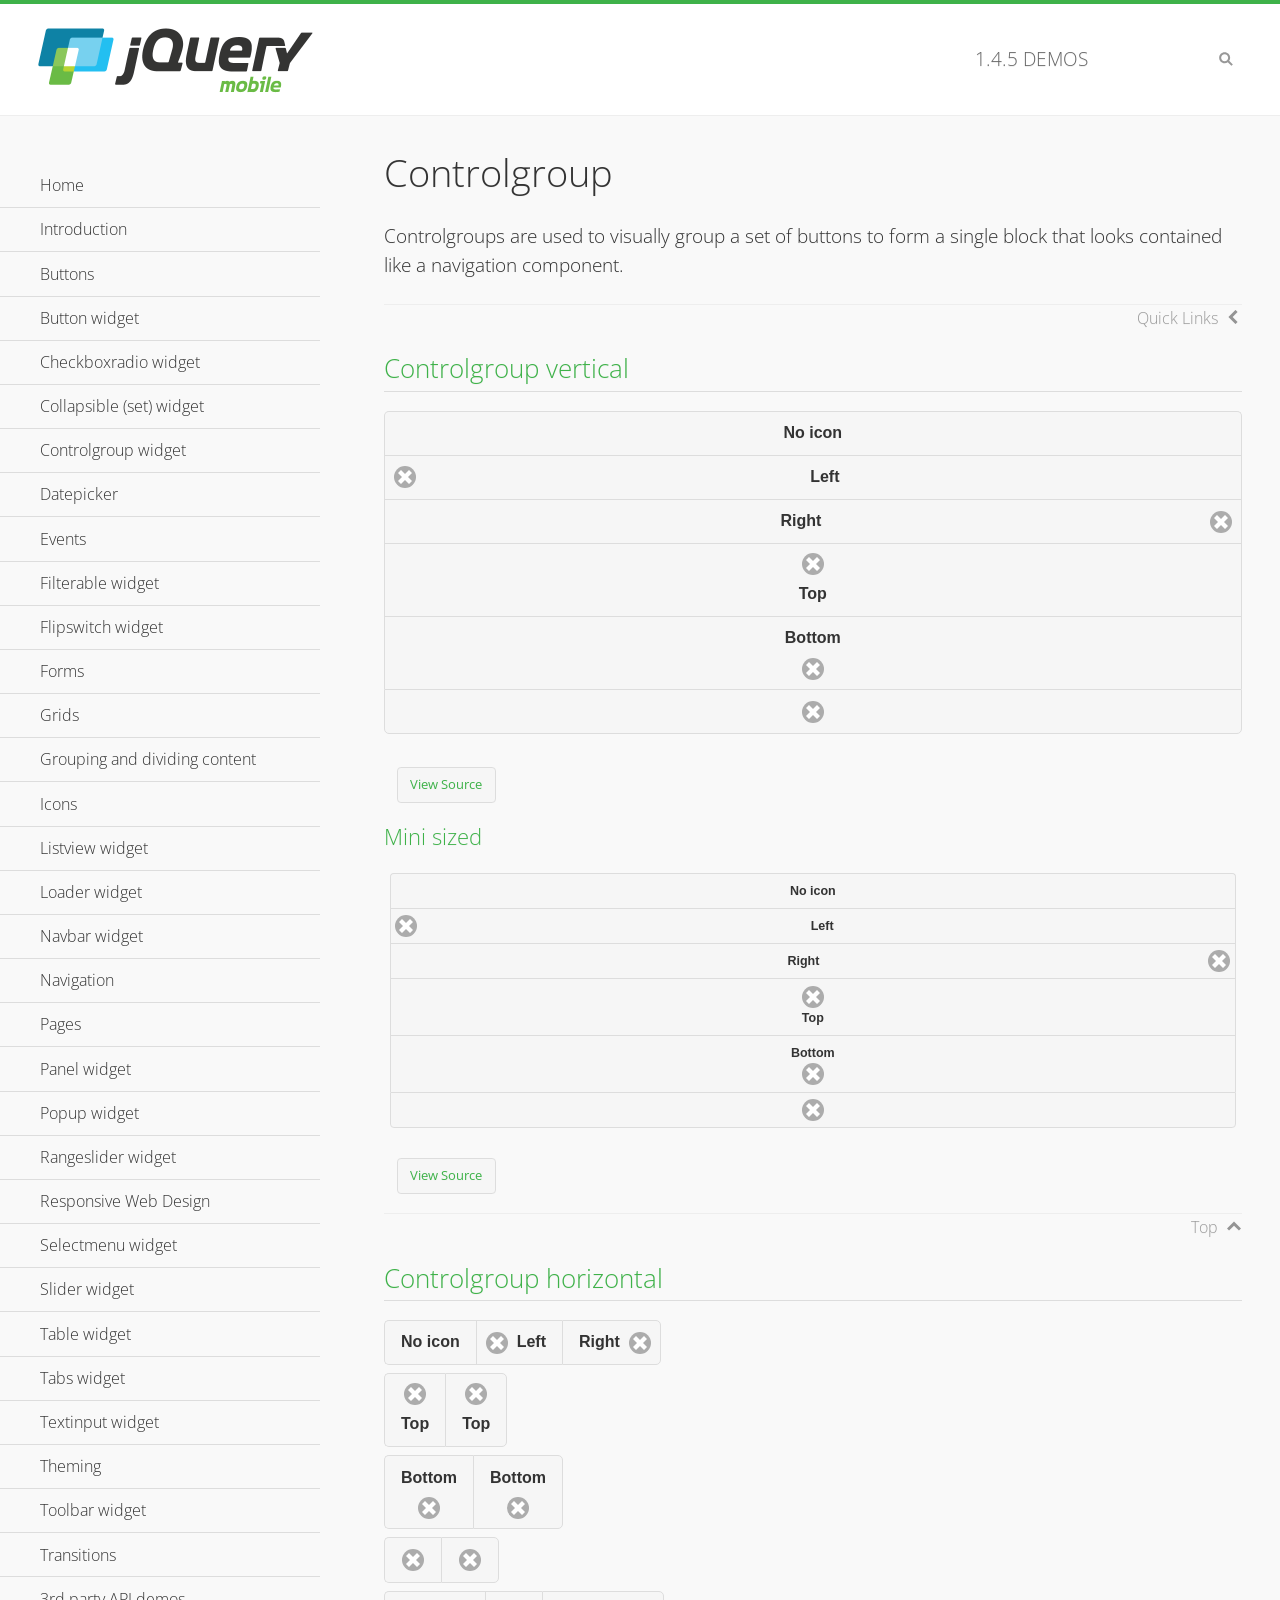
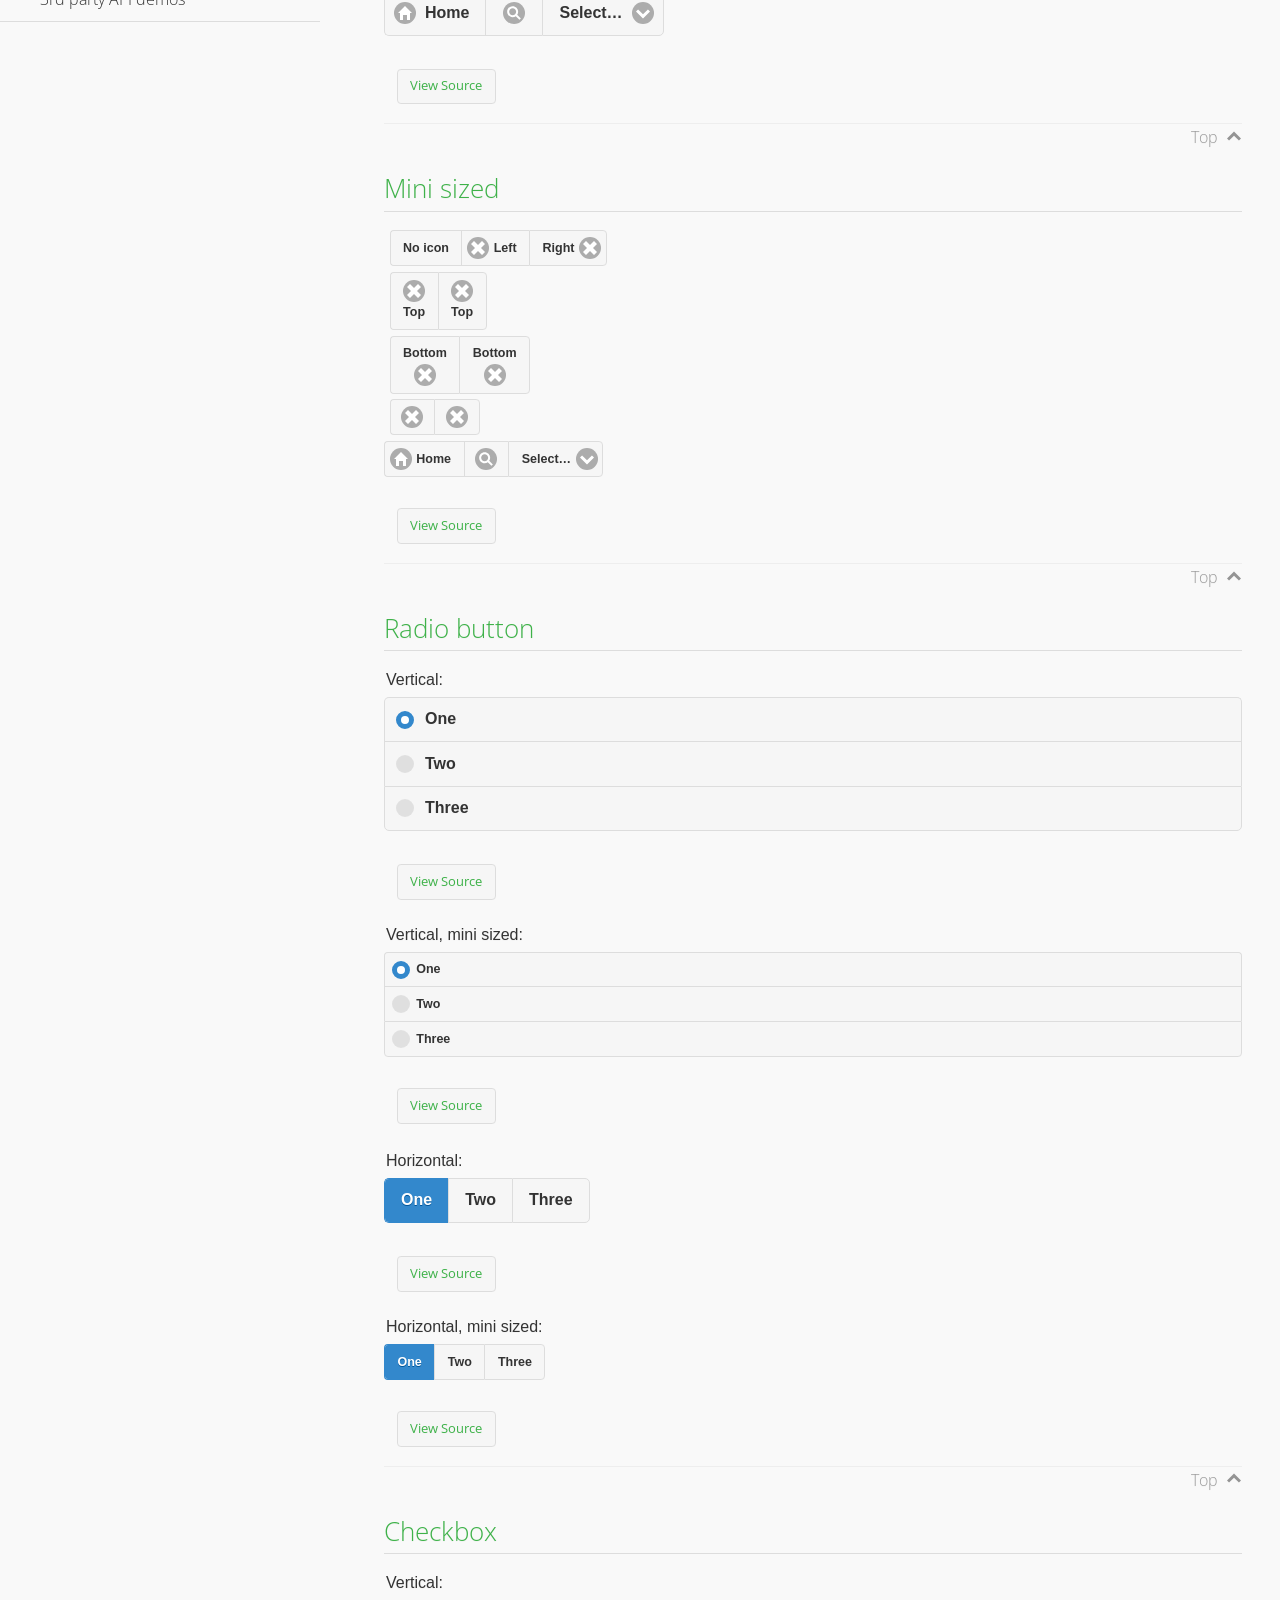
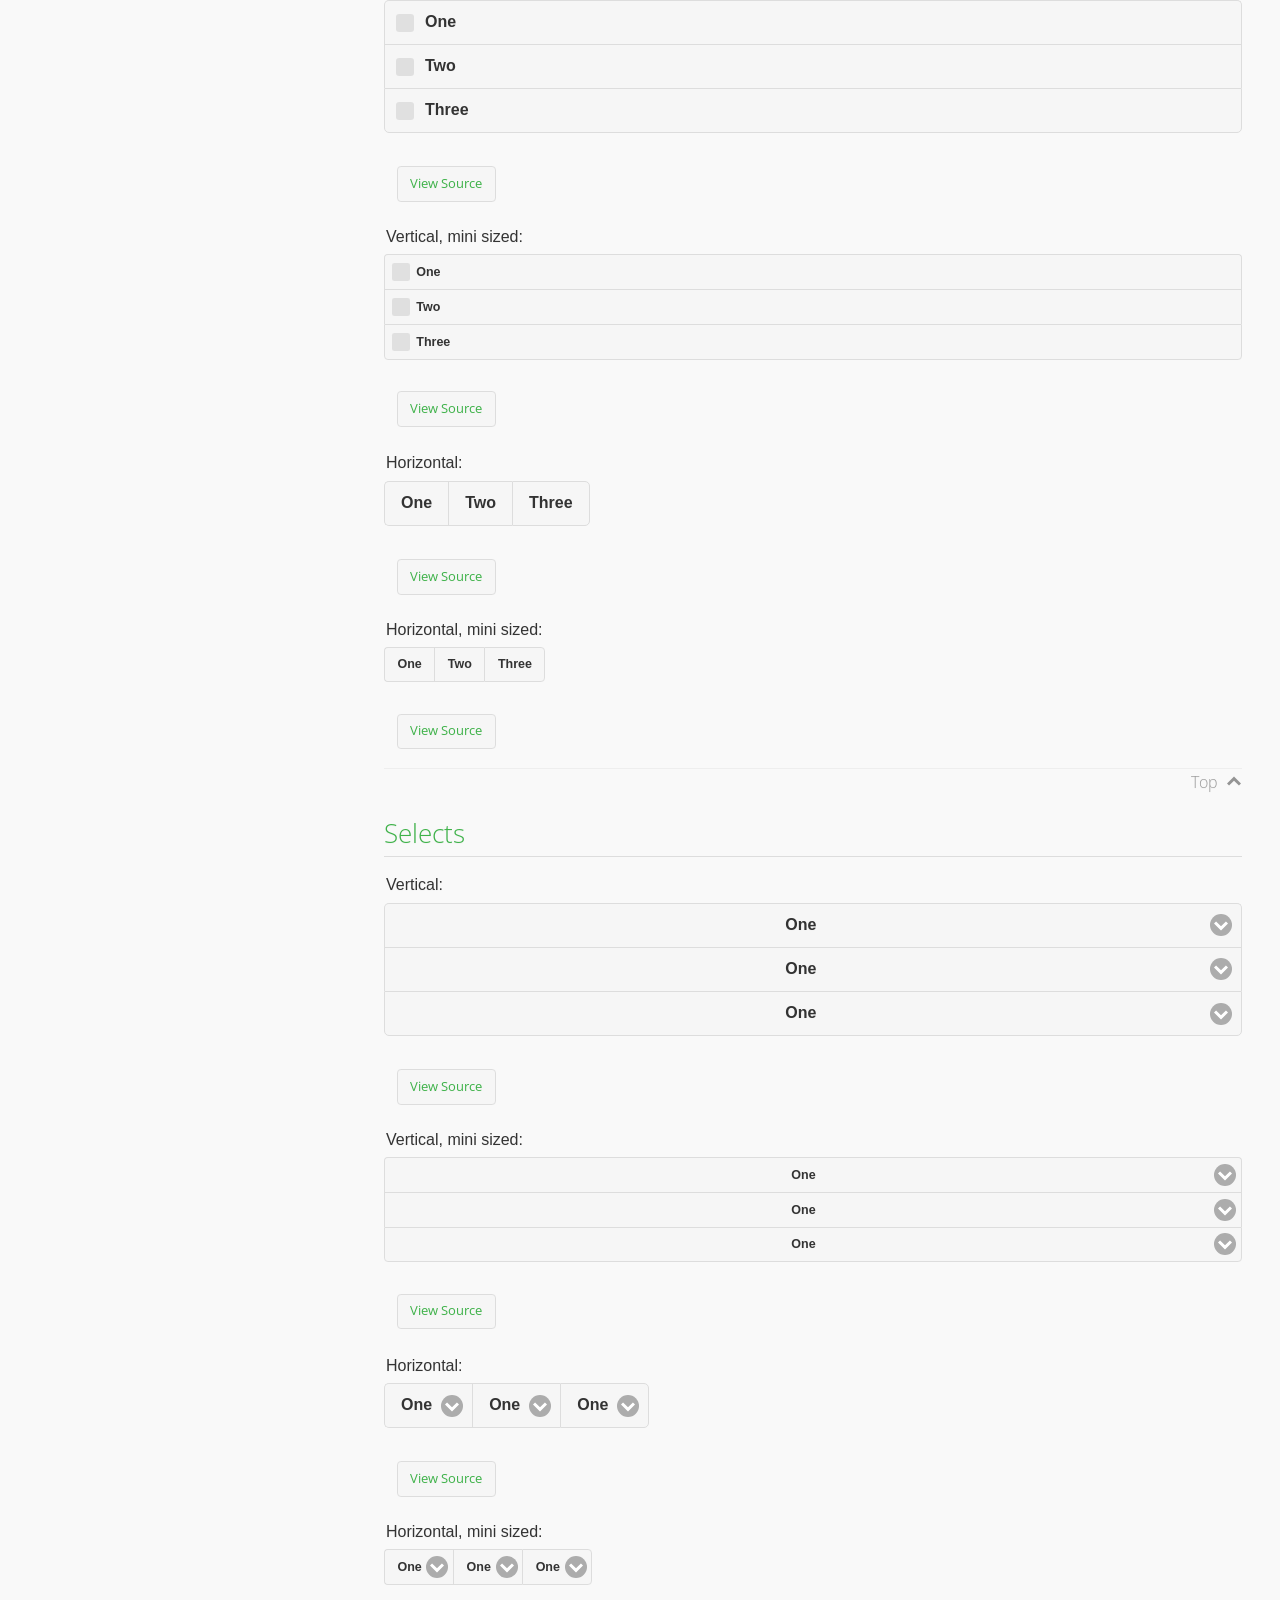
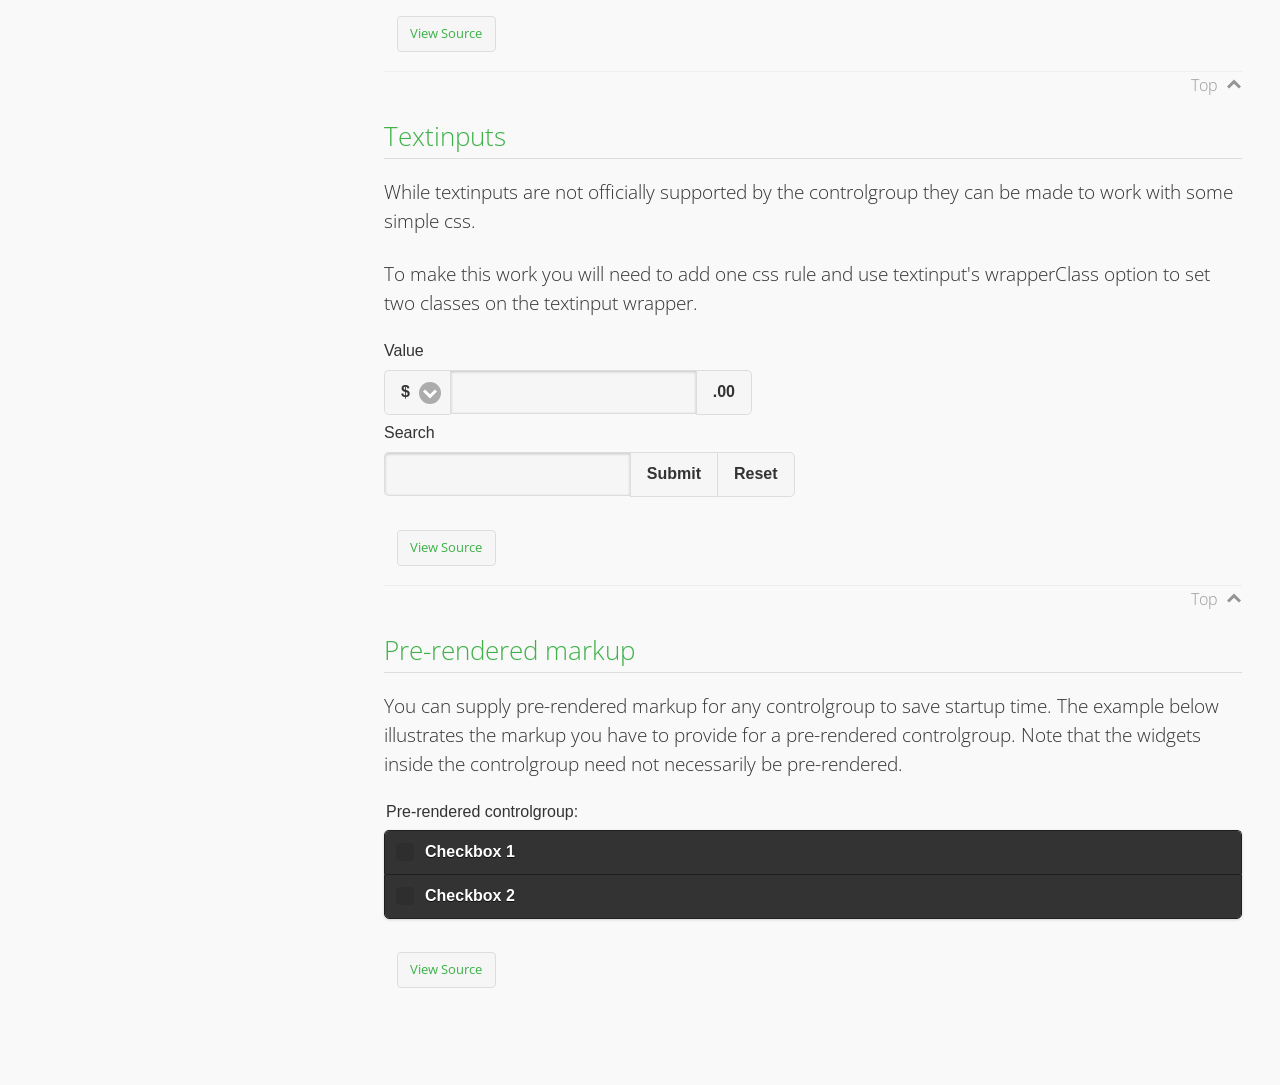
<file: node/publicConfig/jquery.mobile-1.4.5/demos/controlgroup/index.html>
<!DOCTYPE html>
<html>
<head>
	<meta charset="utf-8">
	<meta name="viewport" content="width=device-width, initial-scale=1">
	<title>Controlgroup - jQuery Mobile Demos</title>
	    <link rel="stylesheet" href="../css/themes/default/jquery.mobile-1.4.5.min.css">
	    <link rel="stylesheet" href="../_assets/css/jqm-demos.css">
	    <link rel="shortcut icon" href="../favicon.ico">
	    <link rel="stylesheet" href="http://fonts.googleapis.com/css?family=Open+Sans:300,400,700">
	    <script src="../js/jquery.js"></script>
	    <script src="../_assets/js/index.js"></script>
	    <script src="../js/jquery.mobile-1.4.5.min.js"></script>
	    <style>
	        #demo-borders .ui-collapsible .ui-collapsible-heading .ui-btn { border-top-width: 1px !important; }
	    </style>
	    <style id="textinput-controlgroup">
			.controlgroup-textinput{
				padding-top:.22em;
				padding-bottom:.22em;
			}
	    </style>
	</head>
	<body>
	<div data-role="page" class="jqm-demos" data-quicklinks="true">

	    <div data-role="header" class="jqm-header">
			<h2><a href="../" title="jQuery Mobile Demos home"><img src="../_assets/img/jquery-logo.png" alt="jQuery Mobile"></a></h2>
		<p><span class="jqm-version"></span> Demos</p>
	        <a href="#" class="jqm-navmenu-link ui-btn ui-btn-icon-notext ui-corner-all ui-icon-bars ui-nodisc-icon ui-alt-icon ui-btn-left">Menu</a>
	        <a href="#" class="jqm-search-link ui-btn ui-btn-icon-notext ui-corner-all ui-icon-search ui-nodisc-icon ui-alt-icon ui-btn-right">Search</a>
		    </div><!-- /header -->

	    <div role="main" class="ui-content jqm-content">

        <h1>Controlgroup</h1>

        <p>Controlgroups are used to visually group a set of buttons to form a single block that looks contained like a navigation component.
        </p>

		<h2>Controlgroup vertical</h2>

			<div data-demo-html="true">
				<div data-role="controlgroup">
					<a href="#" class="ui-btn ui-corner-all">No icon</a>
					<a href="#" class="ui-btn ui-corner-all ui-icon-delete ui-btn-icon-left">Left</a>
					<a href="#" class="ui-btn ui-corner-all ui-icon-delete ui-btn-icon-right">Right</a>
					<a href="#" class="ui-btn ui-corner-all ui-icon-delete ui-btn-icon-top">Top</a>
					<a href="#" class="ui-btn ui-corner-all ui-icon-delete ui-btn-icon-bottom">Bottom</a>
					<a href="#" class="ui-btn ui-corner-all ui-icon-delete ui-btn-icon-notext">Icon only</a>
				</div>
			</div><!--/demo-html -->

			<h3>Mini sized</h3>

			<div data-demo-html="true">
				<div data-role="controlgroup" data-mini="true">
					<a href="#" class="ui-btn ui-corner-all">No icon</a>
					<a href="#" class="ui-btn ui-corner-all ui-icon-delete ui-btn-icon-left">Left</a>
					<a href="#" class="ui-btn ui-corner-all ui-icon-delete ui-btn-icon-right">Right</a>
					<a href="#" class="ui-btn ui-corner-all ui-icon-delete ui-btn-icon-top">Top</a>
					<a href="#" class="ui-btn ui-corner-all ui-icon-delete ui-btn-icon-bottom">Bottom</a>
					<a href="#" class="ui-btn ui-corner-all ui-icon-delete ui-btn-icon-notext">Icon only</a>
				</div>
			</div><!--/demo-html -->

		<h2>Controlgroup horizontal</h2>

			<div data-demo-html="true">
				<div data-role="controlgroup" data-type="horizontal">
					<a href="#" class="ui-btn ui-corner-all">No icon</a>
					<a href="#" class="ui-btn ui-corner-all ui-icon-delete ui-btn-icon-left">Left</a>
					<a href="#" class="ui-btn ui-corner-all ui-icon-delete ui-btn-icon-right">Right</a>
				</div>
				<div data-role="controlgroup" data-type="horizontal">
					<a href="#" class="ui-btn ui-corner-all ui-icon-delete ui-btn-icon-top">Top</a>
					<a href="#" class="ui-btn ui-corner-all ui-icon-delete ui-btn-icon-top">Top</a>
				</div>
				<div data-role="controlgroup" data-type="horizontal">
					<a href="#" class="ui-btn ui-corner-all ui-icon-delete ui-btn-icon-bottom">Bottom</a>
					<a href="#" class="ui-btn ui-corner-all ui-icon-delete ui-btn-icon-bottom">Bottom</a>
				</div>
				<div data-role="controlgroup" data-type="horizontal">
					<a href="#" class="ui-btn ui-corner-all ui-icon-delete ui-btn-icon-notext">Icon only</a>
					<a href="#" class="ui-btn ui-corner-all ui-icon-delete ui-btn-icon-notext">Icon only</a>
				</div>
				<form>
					<fieldset data-role="controlgroup" data-type="horizontal">
						<button data-icon="home">Home</button>
						<button data-icon="search" data-iconpos="notext">Search</button>
						<label for="select-more-1a" class="ui-hidden-accessible">More</label>
						<select name="select-more-1a" id="select-more-1a">
							<option value="">Select&hellip;</option>
							<option value="#">One</option>
							<option value="#">Two</option>
							<option value="#">Three</option>
						</select>
					</fieldset>
				</form>
			</div><!--/demo-html -->

		<h2>Mini sized</h2>

			<div data-demo-html="true">
				<div data-role="controlgroup" data-type="horizontal" data-mini="true">
					<a href="#" class="ui-btn ui-corner-all">No icon</a>
					<a href="#" class="ui-btn ui-corner-all ui-icon-delete ui-btn-icon-left">Left</a>
					<a href="#" class="ui-btn ui-corner-all ui-icon-delete ui-btn-icon-right">Right</a>
				</div>
				<div data-role="controlgroup" data-type="horizontal" data-mini="true">
					<a href="#" class="ui-btn ui-corner-all ui-icon-delete ui-btn-icon-top">Top</a>
					<a href="#" class="ui-btn ui-corner-all ui-icon-delete ui-btn-icon-top">Top</a>
				</div>
				<div data-role="controlgroup" data-type="horizontal" data-mini="true">
					<a href="#" class="ui-btn ui-corner-all ui-icon-delete ui-btn-icon-bottom">Bottom</a>
					<a href="#" class="ui-btn ui-corner-all ui-icon-delete ui-btn-icon-bottom">Bottom</a>
				</div>
				<div data-role="controlgroup" data-type="horizontal" data-mini="true">
					<a href="#" class="ui-btn ui-corner-all ui-icon-delete ui-btn-icon-notext">Icon only</a>
					<a href="#" class="ui-btn ui-corner-all ui-icon-delete ui-btn-icon-notext">Icon only</a>
				</div>
				<form>
					<fieldset data-role="controlgroup" data-type="horizontal" data-mini="true">
						<button data-icon="home">Home</button>
						<button data-icon="search" data-iconpos="notext">Search</button>
						<label for="select-more-2a" class="ui-hidden-accessible">More</label>
						<select name="select-more-2a" id="select-more-2a">
							<option value="">Select&hellip;</option>
							<option value="#">One</option>
							<option value="#">Two</option>
							<option value="#">Three</option>
						</select>
					</fieldset>
				</form>
			</div><!--/demo-html -->

			<h2>Radio button</h2>

				<div data-demo-html="true">
					<form>
					<fieldset data-role="controlgroup">
						<legend>Vertical:</legend>
						<input type="radio" name="radio-choice-v-2" id="radio-choice-v-2a" value="on" checked="checked">
						<label for="radio-choice-v-2a">One</label>
						<input type="radio" name="radio-choice-v-2" id="radio-choice-v-2b" value="off">
						<label for="radio-choice-v-2b">Two</label>
						<input type="radio" name="radio-choice-v-2" id="radio-choice-v-2c" value="other">
						<label for="radio-choice-v-2c">Three</label>
					</fieldset>
					</form>
				</div><!--/demo-html -->

				<div data-demo-html="true">
					<form>
					<fieldset data-role="controlgroup" data-mini="true">
						<legend>Vertical, mini sized:</legend>
						<input type="radio" name="radio-choice-v-6" id="radio-choice-v-6a" value="on" checked="checked">
						<label for="radio-choice-v-6a">One</label>
						<input type="radio" name="radio-choice-v-6" id="radio-choice-v-6b" value="off">
						<label for="radio-choice-v-6b">Two</label>
						<input type="radio" name="radio-choice-v-6" id="radio-choice-v-6c" value="other">
						<label for="radio-choice-v-6c">Three</label>
					</fieldset>
					</form>
				</div><!--/demo-html -->

				<div data-demo-html="true">
					<form>
					<fieldset data-role="controlgroup" data-type="horizontal">
						<legend>Horizontal:</legend>
						<input type="radio" name="radio-choice-h-2" id="radio-choice-h-2a" value="on" checked="checked">
						<label for="radio-choice-h-2a">One</label>
						<input type="radio" name="radio-choice-h-2" id="radio-choice-h-2b" value="off">
						<label for="radio-choice-h-2b">Two</label>
						<input type="radio" name="radio-choice-h-2" id="radio-choice-h-2c" value="other">
						<label for="radio-choice-h-2c">Three</label>
					</fieldset>
					</form>
				</div><!--/demo-html -->

				<div data-demo-html="true">
					<form>
					<fieldset data-role="controlgroup" data-type="horizontal" data-mini="true">
						<legend>Horizontal, mini sized:</legend>
						<input type="radio" name="radio-choice-h-6" id="radio-choice-h-6a" value="on" checked="checked">
						<label for="radio-choice-h-6a">One</label>
						<input type="radio" name="radio-choice-h-6" id="radio-choice-h-6b" value="off">
						<label for="radio-choice-h-6b">Two</label>
						<input type="radio" name="radio-choice-h-6" id="radio-choice-h-6c" value="other">
						<label for="radio-choice-h-6c">Three</label>
					</fieldset>
					</form>
				</div><!--/demo-html -->

			<h2>Checkbox</h2>

				<div data-demo-html="true">
					<form>
					<fieldset data-role="controlgroup">
						<legend>Vertical:</legend>
						<input type="checkbox" name="checkbox-v-2a" id="checkbox-v-2a">
						<label for="checkbox-v-2a">One</label>
						<input type="checkbox" name="checkbox-v-2b" id="checkbox-v-2b">
						<label for="checkbox-v-2b">Two</label>
						<input type="checkbox" name="checkbox-v-2c" id="checkbox-v-2c">
						<label for="checkbox-v-2c">Three</label>
					</fieldset>
					</form>
				</div><!--/demo-html -->

				<div data-demo-html="true">
					<form>
					<fieldset data-role="controlgroup" data-mini="true">
						<legend>Vertical, mini sized:</legend>
						<input type="checkbox" name="checkbox-v-6a" id="checkbox-v-6a">
						<label for="checkbox-v-6a">One</label>
						<input type="checkbox" name="checkbox-v-6b" id="checkbox-v-6b">
						<label for="checkbox-v-6b">Two</label>
						<input type="checkbox" name="checkbox-v-6c" id="checkbox-v-6c">
						<label for="checkbox-v-6c">Three</label>
					</fieldset>
					</form>
				</div><!--/demo-html -->

				<div data-demo-html="true">
					<form>
					<fieldset data-role="controlgroup" data-type="horizontal">
						<legend>Horizontal:</legend>
						<input type="checkbox" name="checkbox-h-2a" id="checkbox-h-2a">
						<label for="checkbox-h-2a">One</label>
						<input type="checkbox" name="checkbox-h-2b" id="checkbox-h-2b">
						<label for="checkbox-h-2b">Two</label>
						<input type="checkbox" name="checkbox-h-2c" id="checkbox-h-2c">
						<label for="checkbox-h-2c">Three</label>
					</fieldset>
					</form>
				</div><!--/demo-html -->

				<div data-demo-html="true">
					<form>
					<fieldset data-role="controlgroup" data-type="horizontal" data-mini="true">
						<legend>Horizontal, mini sized:</legend>
						<input type="checkbox" name="checkbox-h-6a" id="checkbox-h-6a">
						<label for="checkbox-h-6a">One</label>
						<input type="checkbox" name="checkbox-h-6b" id="checkbox-h-6b">
						<label for="checkbox-h-6b">Two</label>
						<input type="checkbox" name="checkbox-h-6c" id="checkbox-h-6c">
						<label for="checkbox-h-6c">Three</label>
					</fieldset>
					</form>
				</div><!--/demo-html -->

			<h2>Selects</h2>

				<div data-demo-html="true">
					<form>
					<fieldset data-role="controlgroup">
						<legend>Vertical:</legend>
						<label for="select-v-2a">Select A</label>
						<select name="select-v-2a" id="select-v-2a">
							<option value="#">One</option>
							<option value="#">Two</option>
							<option value="#">Three</option>
						</select>
						<label for="select-v-2b">Select B</label>
						<select name="select-v-2b" id="select-v-2b">
							<option value="#">One</option>
							<option value="#">Two</option>
							<option value="#">Three</option>
						</select>
						<label for="select-v-2c">Select C</label>
						<select name="select-v-2c" id="select-v-2c">
							<option value="#">One</option>
							<option value="#">Two</option>
							<option value="#">Three</option>
						</select>
					</fieldset>
					</form>
				</div><!--/demo-html -->

				<div data-demo-html="true">
					<form>
					<fieldset data-role="controlgroup" data-mini="true">
						<legend>Vertical, mini sized:</legend>
						<label for="select-v-6a">Select A</label>
						<select name="select-v-6a" id="select-v-6a">
							<option value="#">One</option>
							<option value="#">Two</option>
							<option value="#">Three</option>
						</select>
						<label for="select-v-6b">Select B</label>
						<select name="select-v-6b" id="select-v-6b">
							<option value="#">One</option>
							<option value="#">Two</option>
							<option value="#">Three</option>
						</select>
						<label for="select-v-6c">Select C</label>
						<select name="select-v-6c" id="select-v-6c">
							<option value="#">One</option>
							<option value="#">Two</option>
							<option value="#">Three</option>
						</select>
					</fieldset>
					</form>
				</div><!--/demo-html -->

				<div data-demo-html="true">
					<form>
					<fieldset data-role="controlgroup" data-type="horizontal">
						<legend>Horizontal:</legend>
						<label for="select-h-2a">Select A</label>
						<select name="select-h-2a" id="select-h-2a">
							<option value="#">One</option>
							<option value="#">Two</option>
							<option value="#">Three</option>
						</select>
						<label for="select-h-2b">Select B</label>
						<select name="select-h-2b" id="select-h-2b">
							<option value="#">One</option>
							<option value="#">Two</option>
							<option value="#">Three</option>
						</select>
						<label for="select-h-2c">Select C</label>
						<select name="select-h-2c" id="select-h-2c">
							<option value="#">One</option>
							<option value="#">Two</option>
							<option value="#">Three</option>
						</select>
					</fieldset>
					</form>
				</div><!--/demo-html -->

				<div data-demo-html="true">
					<form>
					<fieldset data-role="controlgroup" data-type="horizontal" data-mini="true">
						<legend>Horizontal, mini sized:</legend>
						<label for="select-h-6a">Select A</label>
						<select name="select-h-6a" id="select-h-6a">
							<option value="#">One</option>
							<option value="#">Two</option>
							<option value="#">Three</option>
						</select>
						<label for="select-h-6b">Select B</label>
						<select name="select-h-6b" id="select-h-6b">
							<option value="#">One</option>
							<option value="#">Two</option>
							<option value="#">Three</option>
						</select>
						<label for="select-h-6c">Select C</label>
						<select name="select-h-6c" id="select-h-6c">
							<option value="#">One</option>
							<option value="#">Two</option>
							<option value="#">Three</option>
						</select>
					</fieldset>
					</form>
				</div><!--/demo-html -->

				<h2>Textinputs</h2>
				<p>While textinputs are not officially supported by the controlgroup they can be made to work with some simple css.</p>
				<p>To make this work you will need to add one css rule and use textinput's wrapperClass option to set two classes on the textinput wrapper.</p>
				<div data-demo-html="true" data-demo-css="#textinput-controlgroup">
					<label for="currency-controlgroup">Value</label>
					<div data-role="controlgroup" data-type="horizontal">
						<select>
							<option>$</option>
							<option>€</option>
							<option>£</option>
							<option>¥</option>
							<option>₩</option>
							<option>₹</option>
						</select>
						<input id="currency-controlgroup" type="text" data-wrapper-class="controlgroup-textinput ui-btn">
						<button>.00</button>
					</div>
					<label for="search-control-group">Search</label>
					<div data-role="controlgroup" data-type="horizontal">
						<input type="text" id="search-control-group" data-wrapper-class="controlgroup-textinput ui-btn">
						<button>Submit</button>
						<button>Reset</button>
					</div>
				</div>

		<h2>Pre-rendered markup</h2>
		<p>You can supply pre-rendered markup for any controlgroup to save startup time. The example below illustrates the markup you have to provide for a pre-rendered controlgroup. Note that the widgets inside the controlgroup need not necessarily be pre-rendered.</p>
		<div data-demo-html="true">
			<div data-role="controlgroup" data-enhanced="true" class="ui-controlgroup ui-controlgroup-vertical ui-group-theme-b ui-corner-all">
				<div role="heading" class="ui-controlgroup-label">
					<legend>Pre-rendered controlgroup:</legend>
				</div>
				<div class="ui-controlgroup-controls ui-shadow">
					<label for="pre-rendered-cb-1" class="ui-first-child">Checkbox 1</label>
					<input type="checkbox" id="pre-rendered-cb-1" name="pre-rendered-cb-1" value="1">
					<label for="pre-rendered-cb-2" class="ui-last-child">Checkbox 2</label>
					<input type="checkbox" id="pre-rendered-cb-2" name="pre-rendered-cb-2" value="2">
				</div>
			</div>
		</div>

	</div><!-- /content -->
	    <div data-role="panel" class="jqm-navmenu-panel" data-position="left" data-display="overlay" data-theme="a">
	    	<ul class="jqm-list ui-alt-icon ui-nodisc-icon">
<li data-filtertext="demos homepage" data-icon="home"><a href=".././">Home</a></li>
<li data-filtertext="introduction overview getting started"><a href="../intro/" data-ajax="false">Introduction</a></li>
<li data-filtertext="buttons button markup buttonmarkup method anchor link button element"><a href="../button-markup/" data-ajax="false">Buttons</a></li>
<li data-filtertext="form button widget input button submit reset"><a href="../button/" data-ajax="false">Button widget</a></li>
<li data-role="collapsible" data-enhanced="true" data-collapsed-icon="carat-d" data-expanded-icon="carat-u" data-iconpos="right" data-inset="false" class="ui-collapsible ui-collapsible-themed-content ui-collapsible-collapsed">
	<h3 class="ui-collapsible-heading ui-collapsible-heading-collapsed">
		<a href="#" class="ui-collapsible-heading-toggle ui-btn ui-btn-icon-right ui-btn-inherit ui-icon-carat-d">
		    Checkboxradio widget<span class="ui-collapsible-heading-status"> click to expand contents</span>
		</a>
	</h3>
	<div class="ui-collapsible-content ui-body-inherit ui-collapsible-content-collapsed" aria-hidden="true">
		<ul>
			<li data-filtertext="form checkboxradio widget checkbox input checkboxes controlgroups"><a href="../checkboxradio-checkbox/" data-ajax="false">Checkboxes</a></li>
			<li data-filtertext="form checkboxradio widget radio input radio buttons controlgroups"><a href="../checkboxradio-radio/" data-ajax="false">Radio buttons</a></li>
		</ul>
	</div>
</li>
<li data-role="collapsible" data-enhanced="true" data-collapsed-icon="carat-d" data-expanded-icon="carat-u" data-iconpos="right" data-inset="false" class="ui-collapsible ui-collapsible-themed-content ui-collapsible-collapsed">
	<h3 class="ui-collapsible-heading ui-collapsible-heading-collapsed">
		<a href="#" class="ui-collapsible-heading-toggle ui-btn ui-btn-icon-right ui-btn-inherit ui-icon-carat-d">
			Collapsible (set) widget<span class="ui-collapsible-heading-status"> click to expand contents</span>
		</a>
	</h3>
	<div class="ui-collapsible-content ui-body-inherit ui-collapsible-content-collapsed" aria-hidden="true">
		<ul>
			<li data-filtertext="collapsibles content formatting"><a href="../collapsible/" data-ajax="false">Collapsible</a></li>
			<li data-filtertext="dynamic collapsible set accordion append expand"><a href="../collapsible-dynamic/" data-ajax="false">Dynamic collapsibles</a></li>
			<li data-filtertext="accordions collapsible set widget content formatting grouped collapsibles"><a href="../collapsibleset/" data-ajax="false">Collapsible set</a></li>
		</ul>
	</div>
</li>
<li data-role="collapsible" data-enhanced="true" data-collapsed-icon="carat-d" data-expanded-icon="carat-u" data-iconpos="right" data-inset="false" class="ui-collapsible ui-collapsible-themed-content ui-collapsible-collapsed">
	<h3 class="ui-collapsible-heading ui-collapsible-heading-collapsed">
		<a href="#" class="ui-collapsible-heading-toggle ui-btn ui-btn-icon-right ui-btn-inherit ui-icon-carat-d">
			Controlgroup widget<span class="ui-collapsible-heading-status"> click to expand contents</span>
		</a>
	</h3>
	<div class="ui-collapsible-content ui-body-inherit ui-collapsible-content-collapsed" aria-hidden="true">
		<ul>
			<li data-filtertext="controlgroups selectmenu checkboxradio input grouped buttons horizontal vertical"><a href="../controlgroup/" data-ajax="false">Controlgroup</a></li>
			<li data-filtertext="dynamic controlgroup dynamically add buttons"><a href="../controlgroup-dynamic/" data-ajax="false">Dynamic controlgroups</a></li>
		</ul>
	</div>
</li>
<li data-filtertext="form datepicker widget date input"><a href="../datepicker/" data-ajax="false">Datepicker</a></li>
<li data-role="collapsible" data-enhanced="true" data-collapsed-icon="carat-d" data-expanded-icon="carat-u" data-iconpos="right" data-inset="false" class="ui-collapsible ui-collapsible-themed-content ui-collapsible-collapsed">
	<h3 class="ui-collapsible-heading ui-collapsible-heading-collapsed">
		<a href="#" class="ui-collapsible-heading-toggle ui-btn ui-btn-icon-right ui-btn-inherit ui-icon-carat-d">
			Events<span class="ui-collapsible-heading-status"> click to expand contents</span>
		</a>
	</h3>
	<div class="ui-collapsible-content ui-body-inherit ui-collapsible-content-collapsed" aria-hidden="true">
		<ul>
			<li data-filtertext="swipe to delete list items listviews swipe events"><a href="../swipe-list/" data-ajax="false">Swipe list items</a></li>
			<li data-filtertext="swipe to navigate swipe page navigation swipe events"><a href="../swipe-page/" data-ajax="false">Swipe page navigation</a></li>
		</ul>
	</div>
</li>
<li data-filtertext="filterable filter elements sorting searching listview table"><a href="../filterable/" data-ajax="false">Filterable widget</a></li>
<li data-filtertext="form flipswitch widget flip toggle switch binary select checkbox input"><a href="../flipswitch/" data-ajax="false">Flipswitch widget</a></li>
<li data-role="collapsible" data-enhanced="true" data-collapsed-icon="carat-d" data-expanded-icon="carat-u" data-iconpos="right" data-inset="false" class="ui-collapsible ui-collapsible-themed-content ui-collapsible-collapsed">
	<h3 class="ui-collapsible-heading ui-collapsible-heading-collapsed">
		<a href="#" class="ui-collapsible-heading-toggle ui-btn ui-btn-icon-right ui-btn-inherit ui-icon-carat-d">
			Forms<span class="ui-collapsible-heading-status"> click to expand contents</span>
		</a>
	</h3>
	<div class="ui-collapsible-content ui-body-inherit ui-collapsible-content-collapsed" aria-hidden="true">
		<ul>
			<li data-filtertext="forms text checkbox radio range button submit reset inputs selects textarea slider flipswitch label form elements"><a href="../forms/" data-ajax="false">Forms</a></li>
			<li data-filtertext="form hide labels hidden accessible ui-hidden-accessible forms"><a href="../forms-label-hidden-accessible/" data-ajax="false">Hide labels</a></li>
			<li data-filtertext="form field containers fieldcontain ui-field-contain forms"><a href="../forms-field-contain/" data-ajax="false">Field containers</a></li>
			<li data-filtertext="forms disabled form elements"><a href="../forms-disabled/" data-ajax="false">Forms disabled</a></li>
			<li data-filtertext="forms gallery examples overview forms text checkbox radio range button submit reset inputs selects textarea slider flipswitch label form elements"><a href="../forms-gallery/" data-ajax="false">Forms gallery</a></li>
		</ul>
	</div>
</li>
<li data-role="collapsible" data-enhanced="true" data-collapsed-icon="carat-d" data-expanded-icon="carat-u" data-iconpos="right" data-inset="false" class="ui-collapsible ui-collapsible-themed-content ui-collapsible-collapsed">
	<h3 class="ui-collapsible-heading ui-collapsible-heading-collapsed">
		<a href="#" class="ui-collapsible-heading-toggle ui-btn ui-btn-icon-right ui-btn-inherit ui-icon-carat-d">
			Grids<span class="ui-collapsible-heading-status"> click to expand contents</span>
		</a>
	</h3>
	<div class="ui-collapsible-content ui-body-inherit ui-collapsible-content-collapsed" aria-hidden="true">
		<ul>
			<li data-filtertext="grids columns blocks content formatting rwd responsive css framework"><a href="../grids/" data-ajax="false">Grids</a></li>
			<li data-filtertext="buttons in grids css framework"><a href="../grids-buttons/" data-ajax="false">Buttons in grids</a></li>
			<li data-filtertext="custom responsive grids rwd css framework"><a href="../grids-custom-responsive/" data-ajax="false">Custom responsive grids</a></li>
		</ul>
	</div>
</li>
<li data-filtertext="blocks content formatting sections heading"><a href="../body-bar-classes/" data-ajax="false">Grouping and dividing content</a></li>
<li data-role="collapsible" data-enhanced="true" data-collapsed-icon="carat-d" data-expanded-icon="carat-u" data-iconpos="right" data-inset="false" class="ui-collapsible ui-collapsible-themed-content ui-collapsible-collapsed">
	<h3 class="ui-collapsible-heading ui-collapsible-heading-collapsed">
		<a href="#" class="ui-collapsible-heading-toggle ui-btn ui-btn-icon-right ui-btn-inherit ui-icon-carat-d">
			Icons<span class="ui-collapsible-heading-status"> click to expand contents</span>
		</a>
	</h3>
	<div class="ui-collapsible-content ui-body-inherit ui-collapsible-content-collapsed" aria-hidden="true">
		<ul>
			<li data-filtertext="button icons svg disc alt custom icon position"><a href="../icons/" data-ajax="false">Icons</a></li>
			<li data-filtertext=""><a href="../icons-grunticon/" data-ajax="false">Grunticon loader</a></li>
		</ul>
	</div>
</li>
<li data-role="collapsible" data-enhanced="true" data-collapsed-icon="carat-d" data-expanded-icon="carat-u" data-iconpos="right" data-inset="false" class="ui-collapsible ui-collapsible-themed-content ui-collapsible-collapsed">
	<h3 class="ui-collapsible-heading ui-collapsible-heading-collapsed">
		<a href="#" class="ui-collapsible-heading-toggle ui-btn ui-btn-icon-right ui-btn-inherit ui-icon-carat-d">
			Listview widget<span class="ui-collapsible-heading-status"> click to expand contents</span>
		</a>
	</h3>
	<div class="ui-collapsible-content ui-body-inherit ui-collapsible-content-collapsed" aria-hidden="true">
		<ul>
			<li data-filtertext="listview widget thumbnails icons nested split button collapsible ul ol"><a href="../listview/" data-ajax="false">Listview</a></li>
			<li data-filtertext="autocomplete filterable reveal listview filtertextbeforefilter placeholder"><a href="../listview-autocomplete/" data-ajax="false">Listview autocomplete</a></li>
			<li data-filtertext="autocomplete filterable reveal listview remote data filtertextbeforefilter placeholder"><a href="../listview-autocomplete-remote/" data-ajax="false">Listview autocomplete remote data</a></li>
			<li data-filtertext="autodividers anchor jump scroll linkbars listview lists ul ol"><a href="../listview-autodividers-linkbar/" data-ajax="false">Listview autodividers linkbar</a></li>
			<li data-filtertext="listview autodividers selector autodividersselector lists ul ol"><a href="../listview-autodividers-selector/" data-ajax="false">Listview autodividers selector</a></li>
			<li data-filtertext="listview nested list items"><a href="../listview-nested-lists/" data-ajax="false">Nested Listviews</a></li>
			<li data-filtertext="listview collapsible list items flat"><a href="../listview-collapsible-item-flat/" data-ajax="false">Listview collapsible list items (flat)</a></li>
			<li data-filtertext="listview collapsible list indented"><a href="../listview-collapsible-item-indented/" data-ajax="false">Listview collapsible list items (indented)</a></li>
			<li data-filtertext="grid listview responsive grids responsive listviews lists ul"><a href="../listview-grid/" data-ajax="false">Listview responsive grid</a></li>
		</ul>
	</div>
</li>
<li data-filtertext="loader widget page loading navigation overlay spinner"><a href="../loader/" data-ajax="false">Loader widget</a></li>
<li data-filtertext="navbar widget navmenu toolbars header footer"><a href="../navbar/" data-ajax="false">Navbar widget</a></li>
<li data-role="collapsible" data-enhanced="true" data-collapsed-icon="carat-d" data-expanded-icon="carat-u" data-iconpos="right" data-inset="false" class="ui-collapsible ui-collapsible-themed-content ui-collapsible-collapsed">
	<h3 class="ui-collapsible-heading ui-collapsible-heading-collapsed">
		<a href="#" class="ui-collapsible-heading-toggle ui-btn ui-btn-icon-right ui-btn-inherit ui-icon-carat-d">
			Navigation<span class="ui-collapsible-heading-status"> click to expand contents</span>
		</a>
	</h3>
	<div class="ui-collapsible-content ui-body-inherit ui-collapsible-content-collapsed" aria-hidden="true">
		<ul>
			<li data-filtertext="ajax navigation navigate widget history event method"><a href="../navigation/" data-ajax="false">Navigation</a></li>
			<li data-filtertext="linking pages page links navigation ajax prefetch cache"><a href="../navigation-linking-pages/" data-ajax="false">Linking pages</a></li>
			<!-- <li data-filtertext="php redirect server redirection server-side navigation"><a href="../navigation-php-redirect/" data-ajax="false">PHP redirect demo</a></li>-->
			<li data-filtertext="navigation redirection hash query"><a href="../navigation-hash-processing/" data-ajax="false">Hash processing demo</a></li>
			<li data-filtertext="navigation redirection hash query"><a href="../page-events/" data-ajax="false">Page Navigation Events</a></li>
		</ul>
	</div>
</li>
<li data-role="collapsible" data-enhanced="true" data-collapsed-icon="carat-d" data-expanded-icon="carat-u" data-iconpos="right" data-inset="false" class="ui-collapsible ui-collapsible-themed-content ui-collapsible-collapsed">
	<h3 class="ui-collapsible-heading ui-collapsible-heading-collapsed">
		<a href="#" class="ui-collapsible-heading-toggle ui-btn ui-btn-icon-right ui-btn-inherit ui-icon-carat-d">
			Pages<span class="ui-collapsible-heading-status"> click to expand contents</span>
		</a>
	</h3>
	<div class="ui-collapsible-content ui-body-inherit ui-collapsible-content-collapsed" aria-hidden="true">
		<ul>
			<li data-filtertext="pages page widget ajax navigation"><a href="../pages/" data-ajax="false">Pages</a></li>
			<li data-filtertext="single page"><a href="../pages-single-page/" data-ajax="false">Single page</a></li>
			<li data-filtertext="multipage multi-page page"><a href="../pages-multi-page/" data-ajax="false">Multi-page template</a></li>
			<li data-filtertext="dialog page widget modal popup"><a href="../pages-dialog/" data-ajax="false">Dialog page</a></li>
		</ul>
	</div>
</li>
<li data-role="collapsible" data-enhanced="true" data-collapsed-icon="carat-d" data-expanded-icon="carat-u" data-iconpos="right" data-inset="false" class="ui-collapsible ui-collapsible-themed-content ui-collapsible-collapsed">
	<h3 class="ui-collapsible-heading ui-collapsible-heading-collapsed">
		<a href="#" class="ui-collapsible-heading-toggle ui-btn ui-btn-icon-right ui-btn-inherit ui-icon-carat-d">
			Panel widget<span class="ui-collapsible-heading-status"> click to expand contents</span>
		</a>
	</h3>
	<div class="ui-collapsible-content ui-body-inherit ui-collapsible-content-collapsed" aria-hidden="true">
		<ul>
			<li data-filtertext="panel widget sliding panels reveal push overlay responsive"><a href="../panel/" data-ajax="false">Panel</a></li>
			<li data-filtertext=""><a href="../panel-external/" data-ajax="false">External panels</a></li>
			<li data-filtertext="panel "><a href="../panel-fixed/" data-ajax="false">Fixed panels</a></li>
			<li data-filtertext="panel slide panels sliding panels shadow rwd responsive breakpoint"><a href="../panel-responsive/" data-ajax="false">Panels responsive</a></li>
			<li data-filtertext="panel custom style custom panel width reveal shadow listview panel styling page background wrapper"><a href="../panel-styling/" data-ajax="false">Custom panel style</a></li>
			<li data-filtertext="panel open on swipe"><a href="../panel-swipe-open/" data-ajax="false">Panel open on swipe</a></li>
			<li data-filtertext="panels outside page internal external toolbars"><a href="../panel-external-internal/" data-ajax="false">Panel external and internal</a></li>
		</ul>
	</div>
</li>
<li data-role="collapsible" data-enhanced="true" data-collapsed-icon="carat-d" data-expanded-icon="carat-u" data-iconpos="right" data-inset="false" class="ui-collapsible ui-collapsible-themed-content ui-collapsible-collapsed">
	<h3 class="ui-collapsible-heading ui-collapsible-heading-collapsed">
		<a href="#" class="ui-collapsible-heading-toggle ui-btn ui-btn-icon-right ui-btn-inherit ui-icon-carat-d">
			Popup widget<span class="ui-collapsible-heading-status"> click to expand contents</span>
		</a>
	</h3>
	<div class="ui-collapsible-content ui-body-inherit ui-collapsible-content-collapsed" aria-hidden="true">
		<ul>
			<li data-filtertext="popup widget popups dialog modal transition tooltip lightbox form overlay screen flip pop fade transition"><a href="../popup/" data-ajax="false">Popup</a></li>
			<li data-filtertext="popup alignment position"><a href="../popup-alignment/" data-ajax="false">Popup alignment</a></li>
			<li data-filtertext="popup arrow size popups popover"><a href="../popup-arrow-size/" data-ajax="false">Popup arrow size</a></li>
			<li data-filtertext="dynamic popups popup images lightbox"><a href="../popup-dynamic/" data-ajax="false">Dynamic popups</a></li>
			<li data-filtertext="popups with iframes scaling"><a href="../popup-iframe/" data-ajax="false">Popups with iframes</a></li>
			<li data-filtertext="popup image scaling"><a href="../popup-image-scaling/" data-ajax="false">Popup image scaling</a></li>
			<li data-filtertext="external popup outside multi-page"><a href="../popup-outside-multipage/" data-ajax="false">Popup outside multi-page</a></li>
		</ul>
	</div>
</li>
<li data-filtertext="form rangeslider widget dual sliders dual handle sliders range input"><a href="../rangeslider/" data-ajax="false">Rangeslider widget</a></li>
<li data-filtertext="responsive web design rwd adaptive progressive enhancement PE accessible mobile breakpoints media query media queries"><a href="../rwd/" data-ajax="false">Responsive Web Design</a></li>
<li data-role="collapsible" data-enhanced="true" data-collapsed-icon="carat-d" data-expanded-icon="carat-u" data-iconpos="right" data-inset="false" class="ui-collapsible ui-collapsible-themed-content ui-collapsible-collapsed">
	<h3 class="ui-collapsible-heading ui-collapsible-heading-collapsed">
		<a href="#" class="ui-collapsible-heading-toggle ui-btn ui-btn-icon-right ui-btn-inherit ui-icon-carat-d">
			Selectmenu widget<span class="ui-collapsible-heading-status"> click to expand contents</span>
		</a>
	</h3>
	<div class="ui-collapsible-content ui-body-inherit ui-collapsible-content-collapsed" aria-hidden="true">
		<ul>
			<li data-filtertext="form selectmenu widget select input custom select menu selects"><a href="../selectmenu/" data-ajax="false">Selectmenu</a></li>
			<li data-filtertext="form custom select menu selectmenu widget custom menu option optgroup multiple selects"><a href="../selectmenu-custom/" data-ajax="false">Custom select menu</a></li>
			<li data-filtertext="filterable select filter popup dialog"><a href="../selectmenu-custom-filter/" data-ajax="false">Custom select menu with filter</a></li>
		</ul>
	</div>
</li>
<li data-role="collapsible" data-enhanced="true" data-collapsed-icon="carat-d" data-expanded-icon="carat-u" data-iconpos="right" data-inset="false" class="ui-collapsible ui-collapsible-themed-content ui-collapsible-collapsed">
	<h3 class="ui-collapsible-heading ui-collapsible-heading-collapsed">
		<a href="#" class="ui-collapsible-heading-toggle ui-btn ui-btn-icon-right ui-btn-inherit ui-icon-carat-d">
			Slider widget<span class="ui-collapsible-heading-status"> click to expand contents</span>
		</a>
	</h3>
	<div class="ui-collapsible-content ui-body-inherit ui-collapsible-content-collapsed" aria-hidden="true">
		<ul>
			<li data-filtertext="form slider widget range input single sliders"><a href="../slider/" data-ajax="false">Slider</a></li>
			<li data-filtertext="form slider widget flipswitch slider binary select flip toggle switch"><a href="../slider-flipswitch/" data-ajax="false">Slider flip toggle switch</a></li>
			<li data-filtertext="form slider tooltip handle value input range sliders"><a href="../slider-tooltip/" data-ajax="false">Slider tooltip</a></li>
		</ul>
	</div>
</li>
<li data-role="collapsible" data-enhanced="true" data-collapsed-icon="carat-d" data-expanded-icon="carat-u" data-iconpos="right" data-inset="false" class="ui-collapsible ui-collapsible-themed-content ui-collapsible-collapsed">
	<h3 class="ui-collapsible-heading ui-collapsible-heading-collapsed">
		<a href="#" class="ui-collapsible-heading-toggle ui-btn ui-btn-icon-right ui-btn-inherit ui-icon-carat-d">
			Table widget<span class="ui-collapsible-heading-status"> click to expand contents</span>
		</a>
	</h3>
	<div class="ui-collapsible-content ui-body-inherit ui-collapsible-content-collapsed" aria-hidden="true">
		<ul>
			<li data-filtertext="table widget reflow column toggle th td responsive tables rwd hide show tabular"><a href="../table-column-toggle/" data-ajax="false">Table Column Toggle</a></li>
			<li data-filtertext="table column toggle phone comparison demo"><a href="../table-column-toggle-example/" data-ajax="false">Table Column Toggle demo</a></li>
			<li data-filtertext="responsive tables table column toggle heading groups rwd breakpoint"><a href="../table-column-toggle-heading-groups/" data-ajax="false">Table Column Toggle heading groups</a></li>
			<li data-filtertext="responsive tables table column toggle hide rwd breakpoint customization options"><a href="../table-column-toggle-options/" data-ajax="false">Table Column Toggle options</a></li>
			<li data-filtertext="table reflow th td responsive rwd columns tabular"><a href="../table-reflow/" data-ajax="false">Table Reflow</a></li>
			<li data-filtertext="responsive tables table reflow heading groups rwd breakpoint"><a href="../table-reflow-heading-groups/" data-ajax="false">Table Reflow heading groups</a></li>
			<li data-filtertext="responsive tables table reflow stripes strokes table style"><a href="../table-reflow-stripes-strokes/" data-ajax="false">Table Reflow stripes and strokes</a></li>
			<li data-filtertext="responsive tables table reflow stack custom styles"><a href="../table-reflow-styling/" data-ajax="false">Table Reflow custom styles</a></li>
		</ul>
	</div>
</li>
<li data-filtertext="ui tabs widget"><a href="../tabs/" data-ajax="false">Tabs widget</a></li>
<li data-filtertext="form textinput widget text input textarea number date time tel email file color password"><a href="../textinput/" data-ajax="false">Textinput widget</a></li>
<li data-role="collapsible" data-enhanced="true" data-collapsed-icon="carat-d" data-expanded-icon="carat-u" data-iconpos="right" data-inset="false" class="ui-collapsible ui-collapsible-themed-content ui-collapsible-collapsed">
	<h3 class="ui-collapsible-heading ui-collapsible-heading-collapsed">
		<a href="#" class="ui-collapsible-heading-toggle ui-btn ui-btn-icon-right ui-btn-inherit ui-icon-carat-d">
			Theming<span class="ui-collapsible-heading-status"> click to expand contents</span>
		</a>
	</h3>
	<div class="ui-collapsible-content ui-body-inherit ui-collapsible-content-collapsed" aria-hidden="true">
		<ul>
			<li data-filtertext="default theme swatches theming style css"><a href="../theme-default/" data-ajax="false">Default theme</a></li>
			<li data-filtertext="classic theme old theme swatches theming style css"><a href="../theme-classic/" data-ajax="false">Classic theme</a></li>
		</ul>
	</div>
</li>
<li data-role="collapsible" data-enhanced="true" data-collapsed-icon="carat-d" data-expanded-icon="carat-u" data-iconpos="right" data-inset="false" class="ui-collapsible ui-collapsible-themed-content ui-collapsible-collapsed">
	<h3 class="ui-collapsible-heading ui-collapsible-heading-collapsed">
		<a href="#" class="ui-collapsible-heading-toggle ui-btn ui-btn-icon-right ui-btn-inherit ui-icon-carat-d">
			Toolbar widget<span class="ui-collapsible-heading-status"> click to expand contents</span>
		</a>
	</h3>
	<div class="ui-collapsible-content ui-body-inherit ui-collapsible-content-collapsed" aria-hidden="true">
		<ul>
			<li data-filtertext="toolbar widget header footer toolbars fixed fullscreen external sections"><a href="../toolbar/" data-ajax="false">Toolbar</a></li>
			<li data-filtertext="dynamic toolbars dynamically add toolbar header footer"><a href="../toolbar-dynamic/" data-ajax="false">Dynamic toolbars</a></li>
			<li data-filtertext="external toolbars header footer"><a href="../toolbar-external/" data-ajax="false">External toolbars</a></li>
			<li data-filtertext="fixed toolbars header footer"><a href="../toolbar-fixed/" data-ajax="false">Fixed toolbars</a></li>
			<li data-filtertext="fixed fullscreen toolbars header footer"><a href="../toolbar-fixed-fullscreen/" data-ajax="false">Fullscreen toolbars</a></li>
			<li data-filtertext="external fixed toolbars header footer"><a href="../toolbar-fixed-external/" data-ajax="false">Fixed external toolbars</a></li>
			<li data-filtertext="external persistent toolbars header footer navbar navmenu"><a href="../toolbar-fixed-persistent/" data-ajax="false">Persistent toolbars</a></li>
			<li data-filtertext="external ajax optimized toolbars persistent toolbars header footer navbar"><a href="../toolbar-fixed-persistent-optimized/" data-ajax="false">Ajax optimized toolbars</a></li>
			<li data-filtertext="form in toolbars header footer"><a href="../toolbar-fixed-forms/" data-ajax="false">Form in toolbar</a></li>
		</ul>
	</div>
</li>
<li data-filtertext="page transitions animated pages popup navigation flip slide fade pop"><a href="../transitions/" data-ajax="false">Transitions</a></li>
<li data-role="collapsible" data-enhanced="true" data-collapsed-icon="carat-d" data-expanded-icon="carat-u" data-iconpos="right" data-inset="false" class="ui-collapsible ui-collapsible-themed-content ui-collapsible-collapsed">
	<h3 class="ui-collapsible-heading ui-collapsible-heading-collapsed">
		<a href="#" class="ui-collapsible-heading-toggle ui-btn ui-btn-icon-right ui-btn-inherit ui-icon-carat-d">
			3rd party API demos<span class="ui-collapsible-heading-status"> click to expand contents</span>
		</a>
	</h3>
	<div class="ui-collapsible-content ui-body-inherit ui-collapsible-content-collapsed" aria-hidden="true">
		<ul>
			<li data-filtertext="backbone requirejs navigation router"><a href="../backbone-requirejs/" data-ajax="false">Backbone RequireJS</a></li>
			<li data-filtertext="google maps geolocation demo"><a href="../map-geolocation/" data-ajax="false">Google Maps geolocation</a></li>
			<li data-filtertext="google maps hybrid"><a href="../map-list-toggle/" data-ajax="false">Google Maps list toggle</a></li>
		</ul>
	</div>
</li>



		     </ul>
		</div><!-- /panel -->


	<div data-role="footer" data-position="fixed" data-tap-toggle="false" class="jqm-footer">
		<p>jQuery Mobile Demos version <span class="jqm-version"></span></p>
		<p>Copyright 2014 The jQuery Foundation</p>
	</div><!-- /footer -->
	<!-- TODO: This should become an external panel so we can add input to markup (unique ID) -->
    <div data-role="panel" class="jqm-search-panel" data-position="right" data-display="overlay" data-theme="a">
		<div class="jqm-search">
			<ul class="jqm-list" data-filter-placeholder="Search demos..." data-filter-reveal="true">
<li data-filtertext="demos homepage" data-icon="home"><a href=".././">Home</a></li>
<li data-filtertext="introduction overview getting started"><a href="../intro/" data-ajax="false">Introduction</a></li>
<li data-filtertext="buttons button markup buttonmarkup method anchor link button element"><a href="../button-markup/" data-ajax="false">Buttons</a></li>
<li data-filtertext="form button widget input button submit reset"><a href="../button/" data-ajax="false">Button widget</a></li>
<li data-role="collapsible" data-enhanced="true" data-collapsed-icon="carat-d" data-expanded-icon="carat-u" data-iconpos="right" data-inset="false" class="ui-collapsible ui-collapsible-themed-content ui-collapsible-collapsed">
	<h3 class="ui-collapsible-heading ui-collapsible-heading-collapsed">
		<a href="#" class="ui-collapsible-heading-toggle ui-btn ui-btn-icon-right ui-btn-inherit ui-icon-carat-d">
		    Checkboxradio widget<span class="ui-collapsible-heading-status"> click to expand contents</span>
		</a>
	</h3>
	<div class="ui-collapsible-content ui-body-inherit ui-collapsible-content-collapsed" aria-hidden="true">
		<ul>
			<li data-filtertext="form checkboxradio widget checkbox input checkboxes controlgroups"><a href="../checkboxradio-checkbox/" data-ajax="false">Checkboxes</a></li>
			<li data-filtertext="form checkboxradio widget radio input radio buttons controlgroups"><a href="../checkboxradio-radio/" data-ajax="false">Radio buttons</a></li>
		</ul>
	</div>
</li>
<li data-role="collapsible" data-enhanced="true" data-collapsed-icon="carat-d" data-expanded-icon="carat-u" data-iconpos="right" data-inset="false" class="ui-collapsible ui-collapsible-themed-content ui-collapsible-collapsed">
	<h3 class="ui-collapsible-heading ui-collapsible-heading-collapsed">
		<a href="#" class="ui-collapsible-heading-toggle ui-btn ui-btn-icon-right ui-btn-inherit ui-icon-carat-d">
			Collapsible (set) widget<span class="ui-collapsible-heading-status"> click to expand contents</span>
		</a>
	</h3>
	<div class="ui-collapsible-content ui-body-inherit ui-collapsible-content-collapsed" aria-hidden="true">
		<ul>
			<li data-filtertext="collapsibles content formatting"><a href="../collapsible/" data-ajax="false">Collapsible</a></li>
			<li data-filtertext="dynamic collapsible set accordion append expand"><a href="../collapsible-dynamic/" data-ajax="false">Dynamic collapsibles</a></li>
			<li data-filtertext="accordions collapsible set widget content formatting grouped collapsibles"><a href="../collapsibleset/" data-ajax="false">Collapsible set</a></li>
		</ul>
	</div>
</li>
<li data-role="collapsible" data-enhanced="true" data-collapsed-icon="carat-d" data-expanded-icon="carat-u" data-iconpos="right" data-inset="false" class="ui-collapsible ui-collapsible-themed-content ui-collapsible-collapsed">
	<h3 class="ui-collapsible-heading ui-collapsible-heading-collapsed">
		<a href="#" class="ui-collapsible-heading-toggle ui-btn ui-btn-icon-right ui-btn-inherit ui-icon-carat-d">
			Controlgroup widget<span class="ui-collapsible-heading-status"> click to expand contents</span>
		</a>
	</h3>
	<div class="ui-collapsible-content ui-body-inherit ui-collapsible-content-collapsed" aria-hidden="true">
		<ul>
			<li data-filtertext="controlgroups selectmenu checkboxradio input grouped buttons horizontal vertical"><a href="../controlgroup/" data-ajax="false">Controlgroup</a></li>
			<li data-filtertext="dynamic controlgroup dynamically add buttons"><a href="../controlgroup-dynamic/" data-ajax="false">Dynamic controlgroups</a></li>
		</ul>
	</div>
</li>
<li data-filtertext="form datepicker widget date input"><a href="../datepicker/" data-ajax="false">Datepicker</a></li>
<li data-role="collapsible" data-enhanced="true" data-collapsed-icon="carat-d" data-expanded-icon="carat-u" data-iconpos="right" data-inset="false" class="ui-collapsible ui-collapsible-themed-content ui-collapsible-collapsed">
	<h3 class="ui-collapsible-heading ui-collapsible-heading-collapsed">
		<a href="#" class="ui-collapsible-heading-toggle ui-btn ui-btn-icon-right ui-btn-inherit ui-icon-carat-d">
			Events<span class="ui-collapsible-heading-status"> click to expand contents</span>
		</a>
	</h3>
	<div class="ui-collapsible-content ui-body-inherit ui-collapsible-content-collapsed" aria-hidden="true">
		<ul>
			<li data-filtertext="swipe to delete list items listviews swipe events"><a href="../swipe-list/" data-ajax="false">Swipe list items</a></li>
			<li data-filtertext="swipe to navigate swipe page navigation swipe events"><a href="../swipe-page/" data-ajax="false">Swipe page navigation</a></li>
		</ul>
	</div>
</li>
<li data-filtertext="filterable filter elements sorting searching listview table"><a href="../filterable/" data-ajax="false">Filterable widget</a></li>
<li data-filtertext="form flipswitch widget flip toggle switch binary select checkbox input"><a href="../flipswitch/" data-ajax="false">Flipswitch widget</a></li>
<li data-role="collapsible" data-enhanced="true" data-collapsed-icon="carat-d" data-expanded-icon="carat-u" data-iconpos="right" data-inset="false" class="ui-collapsible ui-collapsible-themed-content ui-collapsible-collapsed">
	<h3 class="ui-collapsible-heading ui-collapsible-heading-collapsed">
		<a href="#" class="ui-collapsible-heading-toggle ui-btn ui-btn-icon-right ui-btn-inherit ui-icon-carat-d">
			Forms<span class="ui-collapsible-heading-status"> click to expand contents</span>
		</a>
	</h3>
	<div class="ui-collapsible-content ui-body-inherit ui-collapsible-content-collapsed" aria-hidden="true">
		<ul>
			<li data-filtertext="forms text checkbox radio range button submit reset inputs selects textarea slider flipswitch label form elements"><a href="../forms/" data-ajax="false">Forms</a></li>
			<li data-filtertext="form hide labels hidden accessible ui-hidden-accessible forms"><a href="../forms-label-hidden-accessible/" data-ajax="false">Hide labels</a></li>
			<li data-filtertext="form field containers fieldcontain ui-field-contain forms"><a href="../forms-field-contain/" data-ajax="false">Field containers</a></li>
			<li data-filtertext="forms disabled form elements"><a href="../forms-disabled/" data-ajax="false">Forms disabled</a></li>
			<li data-filtertext="forms gallery examples overview forms text checkbox radio range button submit reset inputs selects textarea slider flipswitch label form elements"><a href="../forms-gallery/" data-ajax="false">Forms gallery</a></li>
		</ul>
	</div>
</li>
<li data-role="collapsible" data-enhanced="true" data-collapsed-icon="carat-d" data-expanded-icon="carat-u" data-iconpos="right" data-inset="false" class="ui-collapsible ui-collapsible-themed-content ui-collapsible-collapsed">
	<h3 class="ui-collapsible-heading ui-collapsible-heading-collapsed">
		<a href="#" class="ui-collapsible-heading-toggle ui-btn ui-btn-icon-right ui-btn-inherit ui-icon-carat-d">
			Grids<span class="ui-collapsible-heading-status"> click to expand contents</span>
		</a>
	</h3>
	<div class="ui-collapsible-content ui-body-inherit ui-collapsible-content-collapsed" aria-hidden="true">
		<ul>
			<li data-filtertext="grids columns blocks content formatting rwd responsive css framework"><a href="../grids/" data-ajax="false">Grids</a></li>
			<li data-filtertext="buttons in grids css framework"><a href="../grids-buttons/" data-ajax="false">Buttons in grids</a></li>
			<li data-filtertext="custom responsive grids rwd css framework"><a href="../grids-custom-responsive/" data-ajax="false">Custom responsive grids</a></li>
		</ul>
	</div>
</li>
<li data-filtertext="blocks content formatting sections heading"><a href="../body-bar-classes/" data-ajax="false">Grouping and dividing content</a></li>
<li data-role="collapsible" data-enhanced="true" data-collapsed-icon="carat-d" data-expanded-icon="carat-u" data-iconpos="right" data-inset="false" class="ui-collapsible ui-collapsible-themed-content ui-collapsible-collapsed">
	<h3 class="ui-collapsible-heading ui-collapsible-heading-collapsed">
		<a href="#" class="ui-collapsible-heading-toggle ui-btn ui-btn-icon-right ui-btn-inherit ui-icon-carat-d">
			Icons<span class="ui-collapsible-heading-status"> click to expand contents</span>
		</a>
	</h3>
	<div class="ui-collapsible-content ui-body-inherit ui-collapsible-content-collapsed" aria-hidden="true">
		<ul>
			<li data-filtertext="button icons svg disc alt custom icon position"><a href="../icons/" data-ajax="false">Icons</a></li>
			<li data-filtertext=""><a href="../icons-grunticon/" data-ajax="false">Grunticon loader</a></li>
		</ul>
	</div>
</li>
<li data-role="collapsible" data-enhanced="true" data-collapsed-icon="carat-d" data-expanded-icon="carat-u" data-iconpos="right" data-inset="false" class="ui-collapsible ui-collapsible-themed-content ui-collapsible-collapsed">
	<h3 class="ui-collapsible-heading ui-collapsible-heading-collapsed">
		<a href="#" class="ui-collapsible-heading-toggle ui-btn ui-btn-icon-right ui-btn-inherit ui-icon-carat-d">
			Listview widget<span class="ui-collapsible-heading-status"> click to expand contents</span>
		</a>
	</h3>
	<div class="ui-collapsible-content ui-body-inherit ui-collapsible-content-collapsed" aria-hidden="true">
		<ul>
			<li data-filtertext="listview widget thumbnails icons nested split button collapsible ul ol"><a href="../listview/" data-ajax="false">Listview</a></li>
			<li data-filtertext="autocomplete filterable reveal listview filtertextbeforefilter placeholder"><a href="../listview-autocomplete/" data-ajax="false">Listview autocomplete</a></li>
			<li data-filtertext="autocomplete filterable reveal listview remote data filtertextbeforefilter placeholder"><a href="../listview-autocomplete-remote/" data-ajax="false">Listview autocomplete remote data</a></li>
			<li data-filtertext="autodividers anchor jump scroll linkbars listview lists ul ol"><a href="../listview-autodividers-linkbar/" data-ajax="false">Listview autodividers linkbar</a></li>
			<li data-filtertext="listview autodividers selector autodividersselector lists ul ol"><a href="../listview-autodividers-selector/" data-ajax="false">Listview autodividers selector</a></li>
			<li data-filtertext="listview nested list items"><a href="../listview-nested-lists/" data-ajax="false">Nested Listviews</a></li>
			<li data-filtertext="listview collapsible list items flat"><a href="../listview-collapsible-item-flat/" data-ajax="false">Listview collapsible list items (flat)</a></li>
			<li data-filtertext="listview collapsible list indented"><a href="../listview-collapsible-item-indented/" data-ajax="false">Listview collapsible list items (indented)</a></li>
			<li data-filtertext="grid listview responsive grids responsive listviews lists ul"><a href="../listview-grid/" data-ajax="false">Listview responsive grid</a></li>
		</ul>
	</div>
</li>
<li data-filtertext="loader widget page loading navigation overlay spinner"><a href="../loader/" data-ajax="false">Loader widget</a></li>
<li data-filtertext="navbar widget navmenu toolbars header footer"><a href="../navbar/" data-ajax="false">Navbar widget</a></li>
<li data-role="collapsible" data-enhanced="true" data-collapsed-icon="carat-d" data-expanded-icon="carat-u" data-iconpos="right" data-inset="false" class="ui-collapsible ui-collapsible-themed-content ui-collapsible-collapsed">
	<h3 class="ui-collapsible-heading ui-collapsible-heading-collapsed">
		<a href="#" class="ui-collapsible-heading-toggle ui-btn ui-btn-icon-right ui-btn-inherit ui-icon-carat-d">
			Navigation<span class="ui-collapsible-heading-status"> click to expand contents</span>
		</a>
	</h3>
	<div class="ui-collapsible-content ui-body-inherit ui-collapsible-content-collapsed" aria-hidden="true">
		<ul>
			<li data-filtertext="ajax navigation navigate widget history event method"><a href="../navigation/" data-ajax="false">Navigation</a></li>
			<li data-filtertext="linking pages page links navigation ajax prefetch cache"><a href="../navigation-linking-pages/" data-ajax="false">Linking pages</a></li>
			<!-- <li data-filtertext="php redirect server redirection server-side navigation"><a href="../navigation-php-redirect/" data-ajax="false">PHP redirect demo</a></li>-->
			<li data-filtertext="navigation redirection hash query"><a href="../navigation-hash-processing/" data-ajax="false">Hash processing demo</a></li>
			<li data-filtertext="navigation redirection hash query"><a href="../page-events/" data-ajax="false">Page Navigation Events</a></li>
		</ul>
	</div>
</li>
<li data-role="collapsible" data-enhanced="true" data-collapsed-icon="carat-d" data-expanded-icon="carat-u" data-iconpos="right" data-inset="false" class="ui-collapsible ui-collapsible-themed-content ui-collapsible-collapsed">
	<h3 class="ui-collapsible-heading ui-collapsible-heading-collapsed">
		<a href="#" class="ui-collapsible-heading-toggle ui-btn ui-btn-icon-right ui-btn-inherit ui-icon-carat-d">
			Pages<span class="ui-collapsible-heading-status"> click to expand contents</span>
		</a>
	</h3>
	<div class="ui-collapsible-content ui-body-inherit ui-collapsible-content-collapsed" aria-hidden="true">
		<ul>
			<li data-filtertext="pages page widget ajax navigation"><a href="../pages/" data-ajax="false">Pages</a></li>
			<li data-filtertext="single page"><a href="../pages-single-page/" data-ajax="false">Single page</a></li>
			<li data-filtertext="multipage multi-page page"><a href="../pages-multi-page/" data-ajax="false">Multi-page template</a></li>
			<li data-filtertext="dialog page widget modal popup"><a href="../pages-dialog/" data-ajax="false">Dialog page</a></li>
		</ul>
	</div>
</li>
<li data-role="collapsible" data-enhanced="true" data-collapsed-icon="carat-d" data-expanded-icon="carat-u" data-iconpos="right" data-inset="false" class="ui-collapsible ui-collapsible-themed-content ui-collapsible-collapsed">
	<h3 class="ui-collapsible-heading ui-collapsible-heading-collapsed">
		<a href="#" class="ui-collapsible-heading-toggle ui-btn ui-btn-icon-right ui-btn-inherit ui-icon-carat-d">
			Panel widget<span class="ui-collapsible-heading-status"> click to expand contents</span>
		</a>
	</h3>
	<div class="ui-collapsible-content ui-body-inherit ui-collapsible-content-collapsed" aria-hidden="true">
		<ul>
			<li data-filtertext="panel widget sliding panels reveal push overlay responsive"><a href="../panel/" data-ajax="false">Panel</a></li>
			<li data-filtertext=""><a href="../panel-external/" data-ajax="false">External panels</a></li>
			<li data-filtertext="panel "><a href="../panel-fixed/" data-ajax="false">Fixed panels</a></li>
			<li data-filtertext="panel slide panels sliding panels shadow rwd responsive breakpoint"><a href="../panel-responsive/" data-ajax="false">Panels responsive</a></li>
			<li data-filtertext="panel custom style custom panel width reveal shadow listview panel styling page background wrapper"><a href="../panel-styling/" data-ajax="false">Custom panel style</a></li>
			<li data-filtertext="panel open on swipe"><a href="../panel-swipe-open/" data-ajax="false">Panel open on swipe</a></li>
			<li data-filtertext="panels outside page internal external toolbars"><a href="../panel-external-internal/" data-ajax="false">Panel external and internal</a></li>
		</ul>
	</div>
</li>
<li data-role="collapsible" data-enhanced="true" data-collapsed-icon="carat-d" data-expanded-icon="carat-u" data-iconpos="right" data-inset="false" class="ui-collapsible ui-collapsible-themed-content ui-collapsible-collapsed">
	<h3 class="ui-collapsible-heading ui-collapsible-heading-collapsed">
		<a href="#" class="ui-collapsible-heading-toggle ui-btn ui-btn-icon-right ui-btn-inherit ui-icon-carat-d">
			Popup widget<span class="ui-collapsible-heading-status"> click to expand contents</span>
		</a>
	</h3>
	<div class="ui-collapsible-content ui-body-inherit ui-collapsible-content-collapsed" aria-hidden="true">
		<ul>
			<li data-filtertext="popup widget popups dialog modal transition tooltip lightbox form overlay screen flip pop fade transition"><a href="../popup/" data-ajax="false">Popup</a></li>
			<li data-filtertext="popup alignment position"><a href="../popup-alignment/" data-ajax="false">Popup alignment</a></li>
			<li data-filtertext="popup arrow size popups popover"><a href="../popup-arrow-size/" data-ajax="false">Popup arrow size</a></li>
			<li data-filtertext="dynamic popups popup images lightbox"><a href="../popup-dynamic/" data-ajax="false">Dynamic popups</a></li>
			<li data-filtertext="popups with iframes scaling"><a href="../popup-iframe/" data-ajax="false">Popups with iframes</a></li>
			<li data-filtertext="popup image scaling"><a href="../popup-image-scaling/" data-ajax="false">Popup image scaling</a></li>
			<li data-filtertext="external popup outside multi-page"><a href="../popup-outside-multipage/" data-ajax="false">Popup outside multi-page</a></li>
		</ul>
	</div>
</li>
<li data-filtertext="form rangeslider widget dual sliders dual handle sliders range input"><a href="../rangeslider/" data-ajax="false">Rangeslider widget</a></li>
<li data-filtertext="responsive web design rwd adaptive progressive enhancement PE accessible mobile breakpoints media query media queries"><a href="../rwd/" data-ajax="false">Responsive Web Design</a></li>
<li data-role="collapsible" data-enhanced="true" data-collapsed-icon="carat-d" data-expanded-icon="carat-u" data-iconpos="right" data-inset="false" class="ui-collapsible ui-collapsible-themed-content ui-collapsible-collapsed">
	<h3 class="ui-collapsible-heading ui-collapsible-heading-collapsed">
		<a href="#" class="ui-collapsible-heading-toggle ui-btn ui-btn-icon-right ui-btn-inherit ui-icon-carat-d">
			Selectmenu widget<span class="ui-collapsible-heading-status"> click to expand contents</span>
		</a>
	</h3>
	<div class="ui-collapsible-content ui-body-inherit ui-collapsible-content-collapsed" aria-hidden="true">
		<ul>
			<li data-filtertext="form selectmenu widget select input custom select menu selects"><a href="../selectmenu/" data-ajax="false">Selectmenu</a></li>
			<li data-filtertext="form custom select menu selectmenu widget custom menu option optgroup multiple selects"><a href="../selectmenu-custom/" data-ajax="false">Custom select menu</a></li>
			<li data-filtertext="filterable select filter popup dialog"><a href="../selectmenu-custom-filter/" data-ajax="false">Custom select menu with filter</a></li>
		</ul>
	</div>
</li>
<li data-role="collapsible" data-enhanced="true" data-collapsed-icon="carat-d" data-expanded-icon="carat-u" data-iconpos="right" data-inset="false" class="ui-collapsible ui-collapsible-themed-content ui-collapsible-collapsed">
	<h3 class="ui-collapsible-heading ui-collapsible-heading-collapsed">
		<a href="#" class="ui-collapsible-heading-toggle ui-btn ui-btn-icon-right ui-btn-inherit ui-icon-carat-d">
			Slider widget<span class="ui-collapsible-heading-status"> click to expand contents</span>
		</a>
	</h3>
	<div class="ui-collapsible-content ui-body-inherit ui-collapsible-content-collapsed" aria-hidden="true">
		<ul>
			<li data-filtertext="form slider widget range input single sliders"><a href="../slider/" data-ajax="false">Slider</a></li>
			<li data-filtertext="form slider widget flipswitch slider binary select flip toggle switch"><a href="../slider-flipswitch/" data-ajax="false">Slider flip toggle switch</a></li>
			<li data-filtertext="form slider tooltip handle value input range sliders"><a href="../slider-tooltip/" data-ajax="false">Slider tooltip</a></li>
		</ul>
	</div>
</li>
<li data-role="collapsible" data-enhanced="true" data-collapsed-icon="carat-d" data-expanded-icon="carat-u" data-iconpos="right" data-inset="false" class="ui-collapsible ui-collapsible-themed-content ui-collapsible-collapsed">
	<h3 class="ui-collapsible-heading ui-collapsible-heading-collapsed">
		<a href="#" class="ui-collapsible-heading-toggle ui-btn ui-btn-icon-right ui-btn-inherit ui-icon-carat-d">
			Table widget<span class="ui-collapsible-heading-status"> click to expand contents</span>
		</a>
	</h3>
	<div class="ui-collapsible-content ui-body-inherit ui-collapsible-content-collapsed" aria-hidden="true">
		<ul>
			<li data-filtertext="table widget reflow column toggle th td responsive tables rwd hide show tabular"><a href="../table-column-toggle/" data-ajax="false">Table Column Toggle</a></li>
			<li data-filtertext="table column toggle phone comparison demo"><a href="../table-column-toggle-example/" data-ajax="false">Table Column Toggle demo</a></li>
			<li data-filtertext="responsive tables table column toggle heading groups rwd breakpoint"><a href="../table-column-toggle-heading-groups/" data-ajax="false">Table Column Toggle heading groups</a></li>
			<li data-filtertext="responsive tables table column toggle hide rwd breakpoint customization options"><a href="../table-column-toggle-options/" data-ajax="false">Table Column Toggle options</a></li>
			<li data-filtertext="table reflow th td responsive rwd columns tabular"><a href="../table-reflow/" data-ajax="false">Table Reflow</a></li>
			<li data-filtertext="responsive tables table reflow heading groups rwd breakpoint"><a href="../table-reflow-heading-groups/" data-ajax="false">Table Reflow heading groups</a></li>
			<li data-filtertext="responsive tables table reflow stripes strokes table style"><a href="../table-reflow-stripes-strokes/" data-ajax="false">Table Reflow stripes and strokes</a></li>
			<li data-filtertext="responsive tables table reflow stack custom styles"><a href="../table-reflow-styling/" data-ajax="false">Table Reflow custom styles</a></li>
		</ul>
	</div>
</li>
<li data-filtertext="ui tabs widget"><a href="../tabs/" data-ajax="false">Tabs widget</a></li>
<li data-filtertext="form textinput widget text input textarea number date time tel email file color password"><a href="../textinput/" data-ajax="false">Textinput widget</a></li>
<li data-role="collapsible" data-enhanced="true" data-collapsed-icon="carat-d" data-expanded-icon="carat-u" data-iconpos="right" data-inset="false" class="ui-collapsible ui-collapsible-themed-content ui-collapsible-collapsed">
	<h3 class="ui-collapsible-heading ui-collapsible-heading-collapsed">
		<a href="#" class="ui-collapsible-heading-toggle ui-btn ui-btn-icon-right ui-btn-inherit ui-icon-carat-d">
			Theming<span class="ui-collapsible-heading-status"> click to expand contents</span>
		</a>
	</h3>
	<div class="ui-collapsible-content ui-body-inherit ui-collapsible-content-collapsed" aria-hidden="true">
		<ul>
			<li data-filtertext="default theme swatches theming style css"><a href="../theme-default/" data-ajax="false">Default theme</a></li>
			<li data-filtertext="classic theme old theme swatches theming style css"><a href="../theme-classic/" data-ajax="false">Classic theme</a></li>
		</ul>
	</div>
</li>
<li data-role="collapsible" data-enhanced="true" data-collapsed-icon="carat-d" data-expanded-icon="carat-u" data-iconpos="right" data-inset="false" class="ui-collapsible ui-collapsible-themed-content ui-collapsible-collapsed">
	<h3 class="ui-collapsible-heading ui-collapsible-heading-collapsed">
		<a href="#" class="ui-collapsible-heading-toggle ui-btn ui-btn-icon-right ui-btn-inherit ui-icon-carat-d">
			Toolbar widget<span class="ui-collapsible-heading-status"> click to expand contents</span>
		</a>
	</h3>
	<div class="ui-collapsible-content ui-body-inherit ui-collapsible-content-collapsed" aria-hidden="true">
		<ul>
			<li data-filtertext="toolbar widget header footer toolbars fixed fullscreen external sections"><a href="../toolbar/" data-ajax="false">Toolbar</a></li>
			<li data-filtertext="dynamic toolbars dynamically add toolbar header footer"><a href="../toolbar-dynamic/" data-ajax="false">Dynamic toolbars</a></li>
			<li data-filtertext="external toolbars header footer"><a href="../toolbar-external/" data-ajax="false">External toolbars</a></li>
			<li data-filtertext="fixed toolbars header footer"><a href="../toolbar-fixed/" data-ajax="false">Fixed toolbars</a></li>
			<li data-filtertext="fixed fullscreen toolbars header footer"><a href="../toolbar-fixed-fullscreen/" data-ajax="false">Fullscreen toolbars</a></li>
			<li data-filtertext="external fixed toolbars header footer"><a href="../toolbar-fixed-external/" data-ajax="false">Fixed external toolbars</a></li>
			<li data-filtertext="external persistent toolbars header footer navbar navmenu"><a href="../toolbar-fixed-persistent/" data-ajax="false">Persistent toolbars</a></li>
			<li data-filtertext="external ajax optimized toolbars persistent toolbars header footer navbar"><a href="../toolbar-fixed-persistent-optimized/" data-ajax="false">Ajax optimized toolbars</a></li>
			<li data-filtertext="form in toolbars header footer"><a href="../toolbar-fixed-forms/" data-ajax="false">Form in toolbar</a></li>
		</ul>
	</div>
</li>
<li data-filtertext="page transitions animated pages popup navigation flip slide fade pop"><a href="../transitions/" data-ajax="false">Transitions</a></li>
<li data-role="collapsible" data-enhanced="true" data-collapsed-icon="carat-d" data-expanded-icon="carat-u" data-iconpos="right" data-inset="false" class="ui-collapsible ui-collapsible-themed-content ui-collapsible-collapsed">
	<h3 class="ui-collapsible-heading ui-collapsible-heading-collapsed">
		<a href="#" class="ui-collapsible-heading-toggle ui-btn ui-btn-icon-right ui-btn-inherit ui-icon-carat-d">
			3rd party API demos<span class="ui-collapsible-heading-status"> click to expand contents</span>
		</a>
	</h3>
	<div class="ui-collapsible-content ui-body-inherit ui-collapsible-content-collapsed" aria-hidden="true">
		<ul>
			<li data-filtertext="backbone requirejs navigation router"><a href="../backbone-requirejs/" data-ajax="false">Backbone RequireJS</a></li>
			<li data-filtertext="google maps geolocation demo"><a href="../map-geolocation/" data-ajax="false">Google Maps geolocation</a></li>
			<li data-filtertext="google maps hybrid"><a href="../map-list-toggle/" data-ajax="false">Google Maps list toggle</a></li>
		</ul>
	</div>
</li>



			</ul>
		</div>
	</div><!-- /panel -->


</div><!-- /page -->

</body>
</html>
</file>
<file: node/publicConfig/jquery.mobile-1.4.5/demos/_assets/css/jqm-demos.css>
/* JQM Demos custom CSS */

/* Header */
.jqm-demos .jqm-header {
	background: #fff;
	border-top: 4px solid #3eb249;
	border-bottom-color: #eee;
}
.jqm-demos .jqm-header h2 {
	padding: .4em 0 .1em;
	margin: 0 3em;
}
.jqm-demos .jqm-header h2 a {
	display: inline-block;
	text-decoration: none;
	min-height: 40px;
}
.jqm-demos .jqm-header h2 img {
	display: block;
	width: 140px;
	height: auto;
}
.jqm-demos .jqm-header h2 > img {
	display: inline-block;
}
.jqm-demos .jqm-header p {
	position: absolute;
	bottom: -2em;
	left: 1em;
	margin: 0;
	color: #666;
	font-family: 'Open Sans', sans-serif;
	font-weight: 300;
	text-transform: uppercase;
}
.jqm-demos .jqm-header .ui-btn {
	width: 2em;
	height: 2em;
	background: none;
	border: 0;
	top: 50%;
	margin-top: -1em;
	-webkit-border-radius: .3125em;
	border-radius: .3125em;
	opacity: .4;
	filter: Alpha(Opacity=40);
}

/* Footer */
.jqm-demos .jqm-footer.ui-footer {
	position: absolute;
	bottom: 0;
	padding-bottom: 0;
}
.jqm-demos .jqm-footer {
	border-top: 1px solid #3eb249;
}
.jqm-demos .jqm-footer p {
	font-size: .8em;
	color: #999;
	font-family: 'Open Sans', sans-serif;
	font-weight: 300;
	margin: 0 1.25em 1.25em;
}
.jqm-demos .jqm-footer p:first-child {
	font-size: 1em;
	color: #666;
	font-weight: 400;
	margin: 1em 1em .75em;
}

/* Content */
.jqm-demos .jqm-content {
	padding-top: 3em;
}
.jqm-demos .jqm-content > h1,
.jqm-demos .jqm-content > h2,
.jqm-demos .jqm-content > h3,
.jqm-demos .jqm-content > p,
.jqm-demos .jqm-content > ul li,
.jqm-demos .jqm-content > a {
	font-family: 'Open Sans', sans-serif;
	font-weight: 300;
}
.jqm-demos .jqm-content > h1 {
	font-size: 2.4em;
	margin: 0 0 .625em;
}
.jqm-demos .jqm-content > h2 {
	color: #3eb249;
	background-color: transparent;
	border-bottom: 1px solid #ddd;
	font-size: 1.6em;
	padding-bottom: .2em;
	margin: 0 0 .7375em;
}
.jqm-demos .jqm-content > h3 {
	color: #3eb249;
	background-color: transparent;
	font-size: 1.4em;
	margin: 0 0 1em;
}
.jqm-demos .jqm-content > p {
	font-size: 1.2em;
	line-height: 1.5;
}
.jqm-demos .jqm-content > ul:not(.jqm-list) li {
	font-size: 1.2em;
	line-height: 1.5;
}
.jqm-demos .jqm-content > p {
	margin: 0 0 1.25em;
}
.jqm-demos .jqm-content > ul,
.jqm-demos .jqm-content > ol {
	padding-left: 1.3em;
}
.jqm-demos .jqm-content > .ui-listview {
	padding-left: 0;
}
.jqm-demos .jqm-content > a,
.jqm-demos .jqm-content > p a,
.jqm-demos .jqm-content > ul:not(.jqm-list) li a {
	font-weight: 400;
	text-decoration: none;
}
.jqm-demos .jqm-content strong {
	font-weight: 700;
}
.jqm-demos .jqm-content > p strong {
	font-weight: 400;
}

/* Homepage */
.jqm-home > .jqm-content > img {
	width: 400px;
	max-width: 100%;
	display: block;
	margin: 2.5em 0;
}
.jqm-home .ui-grid-a {
	margin: 2.5em -.5em -.5em;
}
.jqm-block-content {
	margin: .5em;
	padding: 1em;
	background: #fff;
	border: 1px solid #eee;
	-webkit-border-radius: .3125em;
	border-radius: .3125em;
	font-family: 'Open Sans', sans-serif;
}
.jqm-block-content h3 {
	font-size: 1.5em;
	font-weight: 300;
	color: #3eb249;
	border-bottom: 1px solid #ddd;
	padding-bottom: .25em;
	margin: 0 0 .5em;
}
.jqm-block-content p {
	font-size: 1.1em;
	font-weight: 300;
	line-height: 1.4;
	margin: .7em 0;
}
.jqm-block-content p:last-child {
	margin-bottom: 0;
}
.jqm-block-content a:link {
	font-weight: 300;
	text-decoration: none;
}

/* Code */
.jqm-content pre,
.jqm-content code {
	font-family: "Consolas", "Bitstream Vera Sans Mono", "Courier New", Courier, monospace;
	background: #e5e5e5;
	background: rgba(0,0,0,.05);
	padding: 0 .125em;
}
.jqm-content pre {
	padding: 0 1em 1.2em;
	white-space: pre-wrap;
}
.jqm-content pre > code {
	padding: 0;
	background: none;
	font-size: .9em;
}

/* Lists */
.jqm-demos .jqm-search .jqm-list {
	margin: 0 -1em 1em;
}
.jqm-demos .jqm-list .ui-btn,
.jqm-demos .jqm-list .ui-btn:visited,
.jqm-demos .jqm-list .ui-li-divider {
	font-family: 'Open Sans', sans-serif;
	font-weight: 300;
	text-shadow: none !important;
}
.jqm-demos .jqm-list .ui-btn:hover,
.jqm-demos .jqm-list .ui-btn:active {
	color: #3388cc;
}
.jqm-demos .jqm-list .ui-btn.ui-btn-active {
	color: #fff;
}
.jqm-demos .jqm-list .ui-li-divider {
	color: #3eb249;
}

/* Navmenu */
.jqm-navmenu-panel .ui-listview > li .ui-collapsible-heading {
	margin: 0;
}
.jqm-navmenu-panel .ui-collapsible.ui-li-static {
	padding: 0;
	border: none !important;
}
.jqm-navmenu-panel .ui-collapsible + li > .ui-btn,
.jqm-navmenu-panel .ui-collapsible + .ui-collapsible > .ui-collapsible-heading > .ui-btn,
.jqm-navmenu-panel .ui-panel-inner > .ui-listview > li.ui-first-child .ui-btn {
	border-top: none !important;
}
.jqm-navmenu-panel .ui-listview .ui-listview .ui-btn {
	padding-left: 1.5em;
	color: #999;
}
.jqm-navmenu-panel .ui-listview .ui-listview .ui-btn.ui-btn-active {
	color: #fff;
}
.jqm-navmenu-panel .ui-btn:after {
	opacity: .4;
	filter: Alpha(Opacity=40);
}
.jqm-demos .jqm-navmenu-panel.jqm-panel-page-nav {
	display: none;
	position: absolute;
	top: 178px;
	left: 12px;
}
.jqm-demos .jqm-navmenu-panel.jqm-panel-page-nav ul li:first-child a{
	border-top: none;
}
/* Search */
.jqm-search-panel .ui-panel-inner {
	padding-top: 0;
}
.jqm-search-panel .ui-input-search {
	margin: 1em 0;
}
.jqm-search-panel .ui-input-search.ui-focus {
	-webkit-box-shadow: inset 0 1px 3px rgba(0,0,0,.2);
	-moz-box-shadow: inset 0 1px 3px rgba(0,0,0,.2);
	box-shadow: inset 0 1px 3px rgba(0,0,0,.2);
}
.jqm-list .jqm-search-results-keywords {
    padding: .46857em 0 0;
    font-size: .8em;
    font-weight: 300;
    color: #999;
    display: block;
	text-overflow: ellipsis;
	overflow: hidden;
	white-space: nowrap;
}
.ui-btn-active .jqm-search-results-keywords {
    color: #fff;
}
.jqm-search-results-highlight {
    color: #3388cc;
    font-weight: 400;
}
.ui-btn-active .jqm-search-results-highlight {
    color: #fff;
    font-weight: 300;
}

/* Quick links */
.jqm-demos .jqm-content .jqm-deeplink {
	display: block;
	color: #999;
	font-weight: 300;
	border-top: 1px solid #eee;
	text-align: right;
	padding-top: .2em;
	margin: 0 0 1.5em;
}
.jqm-demos .jqm-content .jqm-deeplink:after {
	content: "";
	display: block;
	float: right;
	margin: .1em 0 0 .5em;
	width: 1em;
	height: 1em;
	background-position: center center;
	background-repeat: no-repeat;
	opacity: .4;
	filter: Alpha(Opacity=40);
}

/* View source links */
.jqm-demos .jqm-content .jqm-view-source-link,
.jqm-demos .jqm-content .jqm-view-source-link:visited,
.jqm-demos .jqm-content .jqm-view-source-link:hover,
.jqm-demos .jqm-content .jqm-view-source-link:active {
	color: #3eb249;
	font-family: 'Open Sans', sans-serif;
	font-weight: 400;
	margin: 2em 0 1.5em 1em;
}
.jqm-demos .jqm-content .jqm-view-source-link.ui-btn-active:link {
	color: #fff;
}

@media (min-width: 60em) {
	.jqm-demos .jqm-header h2 {
		padding: 1em 0 .7em;
		margin: 0 1em 0 3%;
		text-align: left;
	}
	.jqm-demos .jqm-header h2 img {
		width: 275px;
		height: 78px;
	}
	.jqm-demos .jqm-header p {
		bottom: auto;
		left: auto;
		top: 50%;
		right: 15%;
		font-size: 1.2em;
		margin-top: -.625em;
	}
	.jqm-demos .jqm-navmenu-link {
		display: none;
	}
	.jqm-demos .jqm-search-link {
		right: 3%;
	}
	.jqm-demos .jqm-footer p {
		float: right;
		margin: 1.5em 3% 1.5em 1.5em;
	}
	.jqm-demos .jqm-footer p:first-child {
		float: left;
		margin: 1.25em 1.25em 1.25em 3%;
	}
	.jqm-demos .jqm-navmenu-panel {
		visibility: visible;
		position: relative;
		left: 0;
		clip: initial;
		float: left;
		width: 25%;
		background: none;
		-webkit-transition: none !important;
		-moz-transition: none !important;
		transition: none !important;
		-webkit-transform: none !important;
		-moz-transform: none !important;
		transform: none !important;
		-webkit-box-shadow: none;
		-moz-box-shadow: none;
		box-shadow: none;
	}
	.jqm-demos.jqm-panel-page .jqm-navmenu-panel {
		display: none;
	}
	html .jqm-demos.jqm-panel-page .jqm-navmenu-panel.jqm-panel-page-nav {
		display: block;
	}
	.jqm-demos .jqm-navmenu-panel .ui-panel-inner {
		margin-top: 3em;
		margin-bottom: 3em;
	}
	.jqm-demos .jqm-content {
		width: 67%;
		padding-top: 2em;
		padding-left: 5%;
		padding-right: 3%;
		float: right;
	}
    .jqm-demos .jqm-content.jqm-fullwidth {
		width: auto;
		padding-left: 15%;
		padding-right: 15%;
		float: none;
	}
	.jqm-navmenu-panel .ui-listview .ui-btn {
		padding-left: 12.5%;
	}
	.jqm-navmenu-panel .ui-listview .ui-listview .ui-btn {
		padding-left: 15%;
	}
	.jqm-navmenu-panel .ui-collapsible,
	.jqm-navmenu-panel .ui-collapsible-content,
	.jqm-navmenu-panel .ui-btn {
		background: none !important;
		border-color: #ddd !important;
	}
	.jqm-navmenu-panel .ui-btn.ui-btn-active {
		color: #3388cc !important;
	}
	.jqm-navmenu-panel .ui-btn::after {
		opacity: 0;
		-webkit-transition: opacity 500ms ease;
		-moz-transition: opacity 500ms ease;
		transition: opacity 500ms ease;
	}
	.jqm-navmenu-panel .ui-btn:hover::after {
		opacity: .4;
	}
	.jqm-search-panel {
		width: 26em;
		right: -26em;
		z-index: 1003; /* Puts the panel on top of the dismiss modal which is not adjusted to custom width */
	}
	.jqm-search-panel.ui-panel-animate.ui-panel-position-right {
		-webkit-transform: translate3d(26em,0,0);
		-moz-transform: translate3d(26em,0,0);
		transform: translate3d(26em,0,0);
	}
	.ui-panel-dismiss-open.ui-panel-dismiss-position-right {
		left: -17em;
		right: 17em;
	}
}
@media (min-width: 35em) {
	.jqm-block-content {
		min-height: 18em;
	}
}

/* View source popup */
#jqm-view-source-popup.ui-popup-container {
	width: 90%;
	max-width: 1500px;
}
.jqm-view-source .ui-collapsible-set {
	margin: 0;
}
.jqm-view-source .ui-collapsible-heading .ui-btn {
	font-family: 'Open Sans', sans-serif;
	font-weight: 400;
}
.jqm-view-source .ui-collapsible-heading .ui-btn-inner {
	padding: .4em;
}
.jqm-view-source .ui-collapsible-content {
	padding: 0;
	overflow: auto;
}
.jqm-view-source .ui-collapsible-content .phpStatus {
	padding: 1em;
}
.jqm-view-source .ui-collapsible-content > div,
.jqm-view-source .ui-collapsible-content .syntaxhighlighter {
	border-bottom-right-radius: inherit;
	border-bottom-left-radius: inherit;
}
.jqm-view-source .ui-collapsible-content::-webkit-scrollbar {
    width: 5px;
}
.jqm-view-source .ui-collapsible-content::-webkit-scrollbar-track {
    background: transparent;
}
.jqm-view-source .ui-collapsible-content::-webkit-scrollbar-thumb {
	background: #435A5F;
	border: solid #222;
	border-width: 12px 2px 12px 0;
	border-bottom-right-radius: 5px;
}
.jqm-view-source .ui-collapsible-content td.code .container > textarea {
	resize: none;
}

/* Button C - HTML */
.jqm-view-source .ui-btn.ui-btn-c,
.jqm-view-source .ui-btn.ui-btn-c:visited,
.jqm-view-source .ui-btn.ui-btn-c:hover,
.jqm-view-source .ui-btn.ui-btn-c:active,
.jqm-view-source .ui-btn.ui-btn-c.ui-btn-active {
	background: #005aff;
	border-color: #0033cc;
	color: #fff;
	text-shadow: 0 1px 0 #0033cc;
}
/* Button D - PHP */
.jqm-view-source .ui-btn.ui-btn-d,
.jqm-view-source .ui-btn.ui-btn-d:visited,
.jqm-view-source .ui-btn.ui-btn-d:hover,
.jqm-view-source .ui-btn.ui-btn-d:active,
.jqm-view-source .ui-btn.ui-btn-d.ui-btn-active {
	background: #ed1c24;
	border-color: #ff0000;
	color: #fff;
	text-shadow: 0 1px 0 #ff0000;
}
/* Button E - JS */
.jqm-view-source .ui-btn.ui-btn-e,
.jqm-view-source .ui-btn.ui-btn-e:visited,
.jqm-view-source .ui-btn.ui-btn-e:hover,
.jqm-view-source .ui-btn.ui-btn-e:active,
.jqm-view-source .ui-btn.ui-btn-e.ui-btn-active {
	background: #3EB249;
	border-color: #108040;
	color: #fff;
	text-shadow: 0 1px 0 #108040;
}
/* Button F - CSS */
.jqm-view-source .ui-btn.ui-btn-f,
.jqm-view-source .ui-btn.ui-btn-f:visited,
.jqm-view-source .ui-btn.ui-btn-f:hover,
.jqm-view-source .ui-btn.ui-btn-f:active,
.jqm-view-source .ui-btn.ui-btn-f.ui-btn-active {
	background: #ec008c;
	border-color: #cc0099;
	color: #fff;
	text-shadow: 0 1px 0 #cc0099;
}

/**
 * SyntaxHighlighter
 * http://alexgorbatchev.com/SyntaxHighlighter
 *
 * SyntaxHighlighter is donationware. If you are using it, please donate.
 * http://alexgorbatchev.com/SyntaxHighlighter/donate.html
 *
 * @version
 * 3.0.83 (July 02 2010)
 *
 * @copyright
 * Copyright (C) 2004-2010 Alex Gorbatchev.
 *
 * @license
 * Dual licensed under the MIT and GPL licenses.
 */
.syntaxhighlighter a,
.syntaxhighlighter div,
.syntaxhighlighter code,
.syntaxhighlighter table,
.syntaxhighlighter table td,
.syntaxhighlighter table tr,
.syntaxhighlighter table tbody,
.syntaxhighlighter table thead,
.syntaxhighlighter table caption,
.syntaxhighlighter textarea {
	background: none;
	border: 0;
	bottom: auto;
	float: none;
	left: auto;
	height: auto;
	line-height: 18px;
	margin: 0;
	outline: 0;
	overflow: visible;
	padding: 0;
	position: static;
	right: auto;
	text-align: left;
	top: auto;
	vertical-align: baseline;
	width: auto;
	box-sizing: content-box;
	font-family: "Consolas", "Bitstream Vera Sans Mono", "Courier New", Courier, monospace;
	font-weight: normal;
	font-style: normal;
	font-size: 14px;
	min-height: inherit;
	min-height: auto;
}
.syntaxhighlighter {
	width: auto;
	margin: 0;
	padding: 1em 0;
	position: relative;
	overflow: auto;
	font-size: 13px;
}
.syntaxhighlighter.source {
	overflow: hidden;
}
.syntaxhighlighter .bold {
	font-weight: bold;
}
.syntaxhighlighter .italic {
	font-style: italic;
}
.syntaxhighlighter .line {
	white-space: pre;
	white-space: pre-wrap;
}
.syntaxhighlighter table {
	width: 100%;
}
.syntaxhighlighter table caption {
	text-align: left;
	padding: .5em 0 0.5em 1em;
}
.syntaxhighlighter table td.code {
	width: 100%;
}
.syntaxhighlighter table td.code .container {
	position: relative;
}
.syntaxhighlighter table td.code .container textarea {
	box-sizing: border-box;
	position: absolute;
	left: 0;
	top: 0;
	width: 100%;
	height: 100%;
	border: none;
	background: white;
	padding-left: 1em;
	overflow: hidden;
	white-space: pre;
}
.syntaxhighlighter table td.gutter .line {
	text-align: right;
	padding: 0 0.5em 0 1em;
}
.syntaxhighlighter table td.code .line {
	padding: 0 1em;
}
.syntaxhighlighter.show {
	display: block;
}
.syntaxhighlighter.collapsed table {
	display: none;
}
.syntaxhighlighter .line.alt1 {
	background-color: transparent;
}
.syntaxhighlighter .line.alt2 {
	background-color: transparent;
}
.syntaxhighlighter .line.highlighted.alt1, .syntaxhighlighter .line.highlighted.alt2 {
	background-color: #253e5a;
}
.syntaxhighlighter .line.highlighted.number {
	color: #38566f;
}
.syntaxhighlighter table caption {
	color: #d1edff;
}
.syntaxhighlighter .gutter {
	color: #afafaf;
}
.syntaxhighlighter .gutter .line {
	border-right: 3px solid #435a5f;
}
.syntaxhighlighter .gutter .line.highlighted {
	background-color: #435a5f;
	color: #0f192a;
}
.syntaxhighlighter.collapsed {
	overflow: visible;
}
.syntaxhighlighter .plain, .syntaxhighlighter .plain a {
	color: #eee;
}
.syntaxhighlighter .comments, .syntaxhighlighter .comments a {
	color: #5ba1cf;
}
.syntaxhighlighter .string {
	color: #98da31;
}
.syntaxhighlighter .string a {
	color: #1dc116;
}
.syntaxhighlighter .keyword {
	color: #ffae00;
}
.syntaxhighlighter .preprocessor {
	color: #8aa6c1;
}
.syntaxhighlighter .variable {
	color: #ffaa3e;
}
.syntaxhighlighter .value {
	color: #f7e741;
}
.syntaxhighlighter .functions {
	color: #ffaa3e;
}
.syntaxhighlighter .constants {
	color: #e0e8ff;
}
.syntaxhighlighter .script {
	font-weight: bold;
	color: #b43d3d;
	background-color: none;
}
.syntaxhighlighter .color1 {
	color: #8df;
}
.syntaxhighlighter .color1 a {
	color: #f8bb00;
}
.syntaxhighlighter .color2, .syntaxhighlighter .color2 a {
	color: white;
}
.syntaxhighlighter .color3, .syntaxhighlighter .color3 a {
	color: #ffaa3e;
}
.syntaxhighlighter table td.code {
	cursor: text;
}
.syntaxhighlighter table td.code .container textarea {
	background: #eee;
	white-space: pre;
	white-space: pre-wrap;
}
.syntaxhighlighter ::-moz-selection {
	background-color: #3399ff;
	color: #fff;
	text-shadow: none;
}
.syntaxhighlighter ::-webkit-selection {
	background-color: #3399ff;
	color: #fff;
	text-shadow: none;
}
.syntaxhighlighter ::selection {
	background-color: #3399ff;
	color: #fff;
	text-shadow: none;
}
</file>
